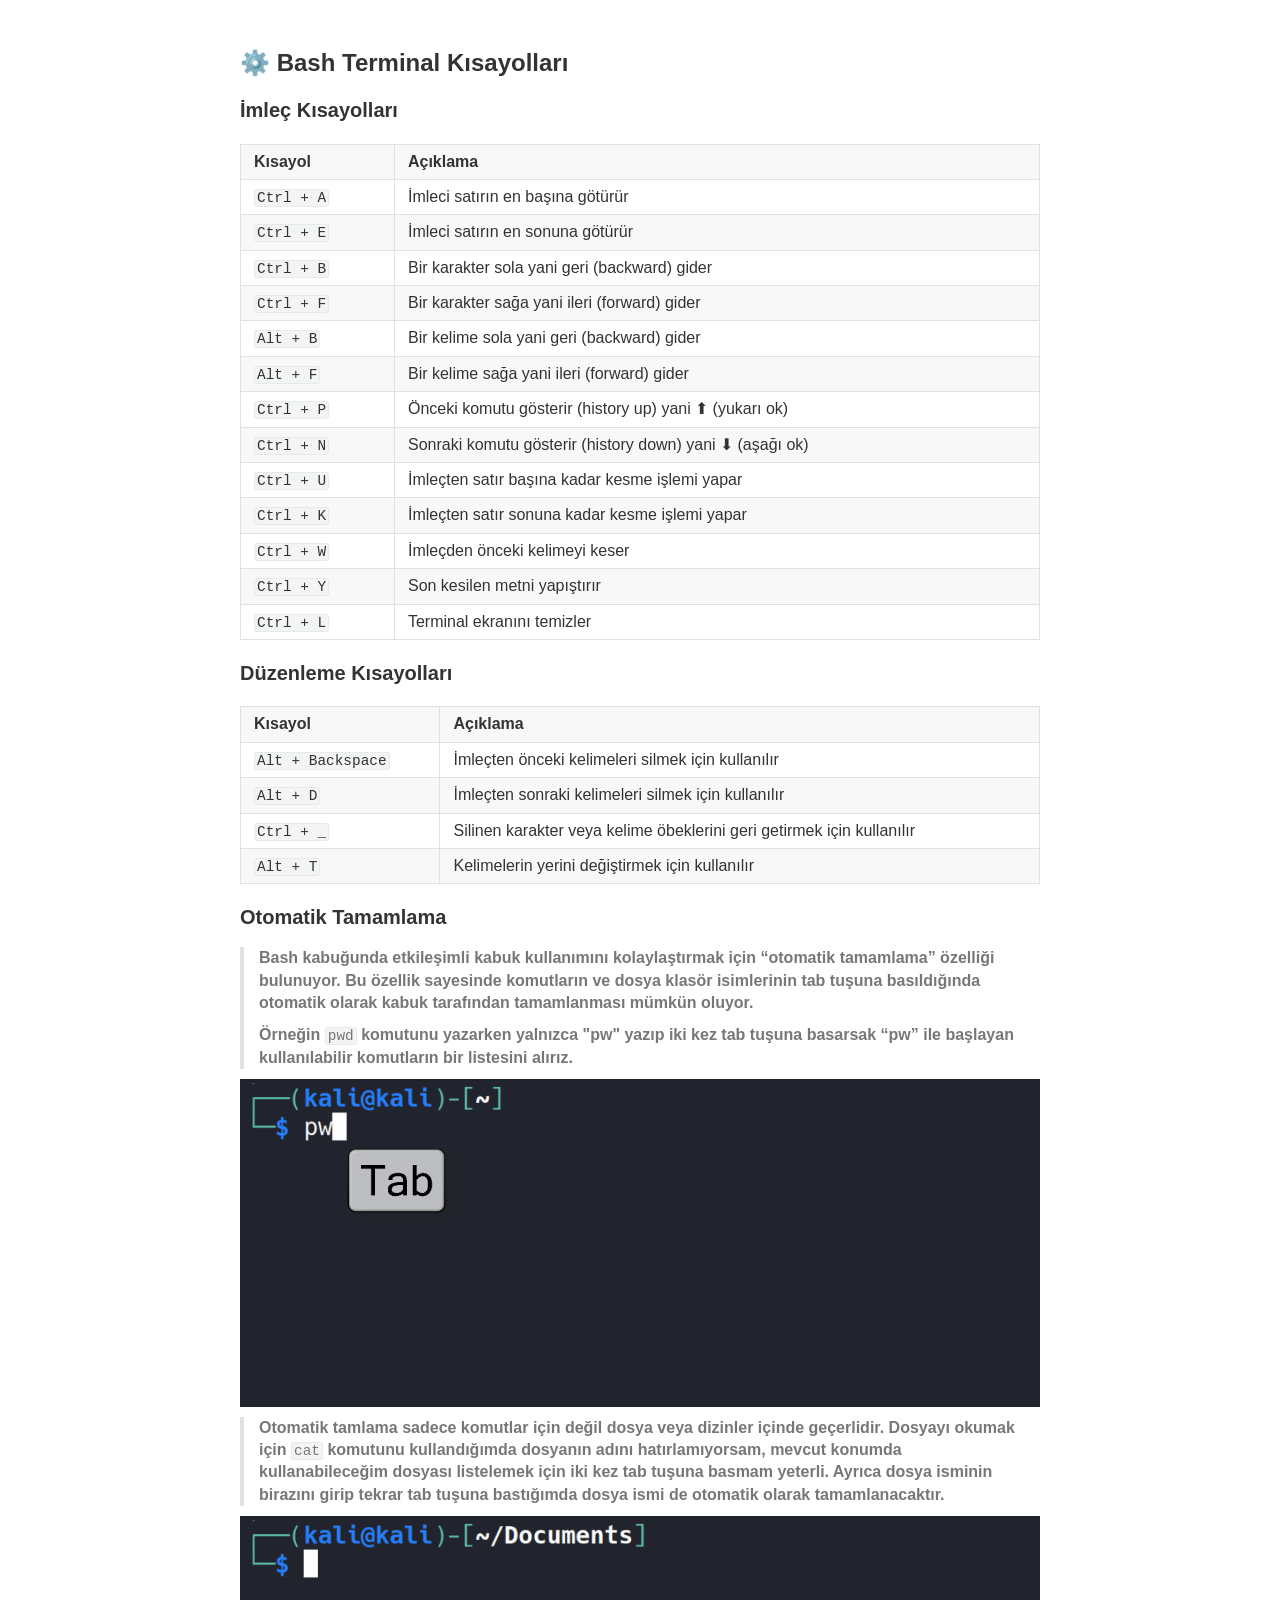
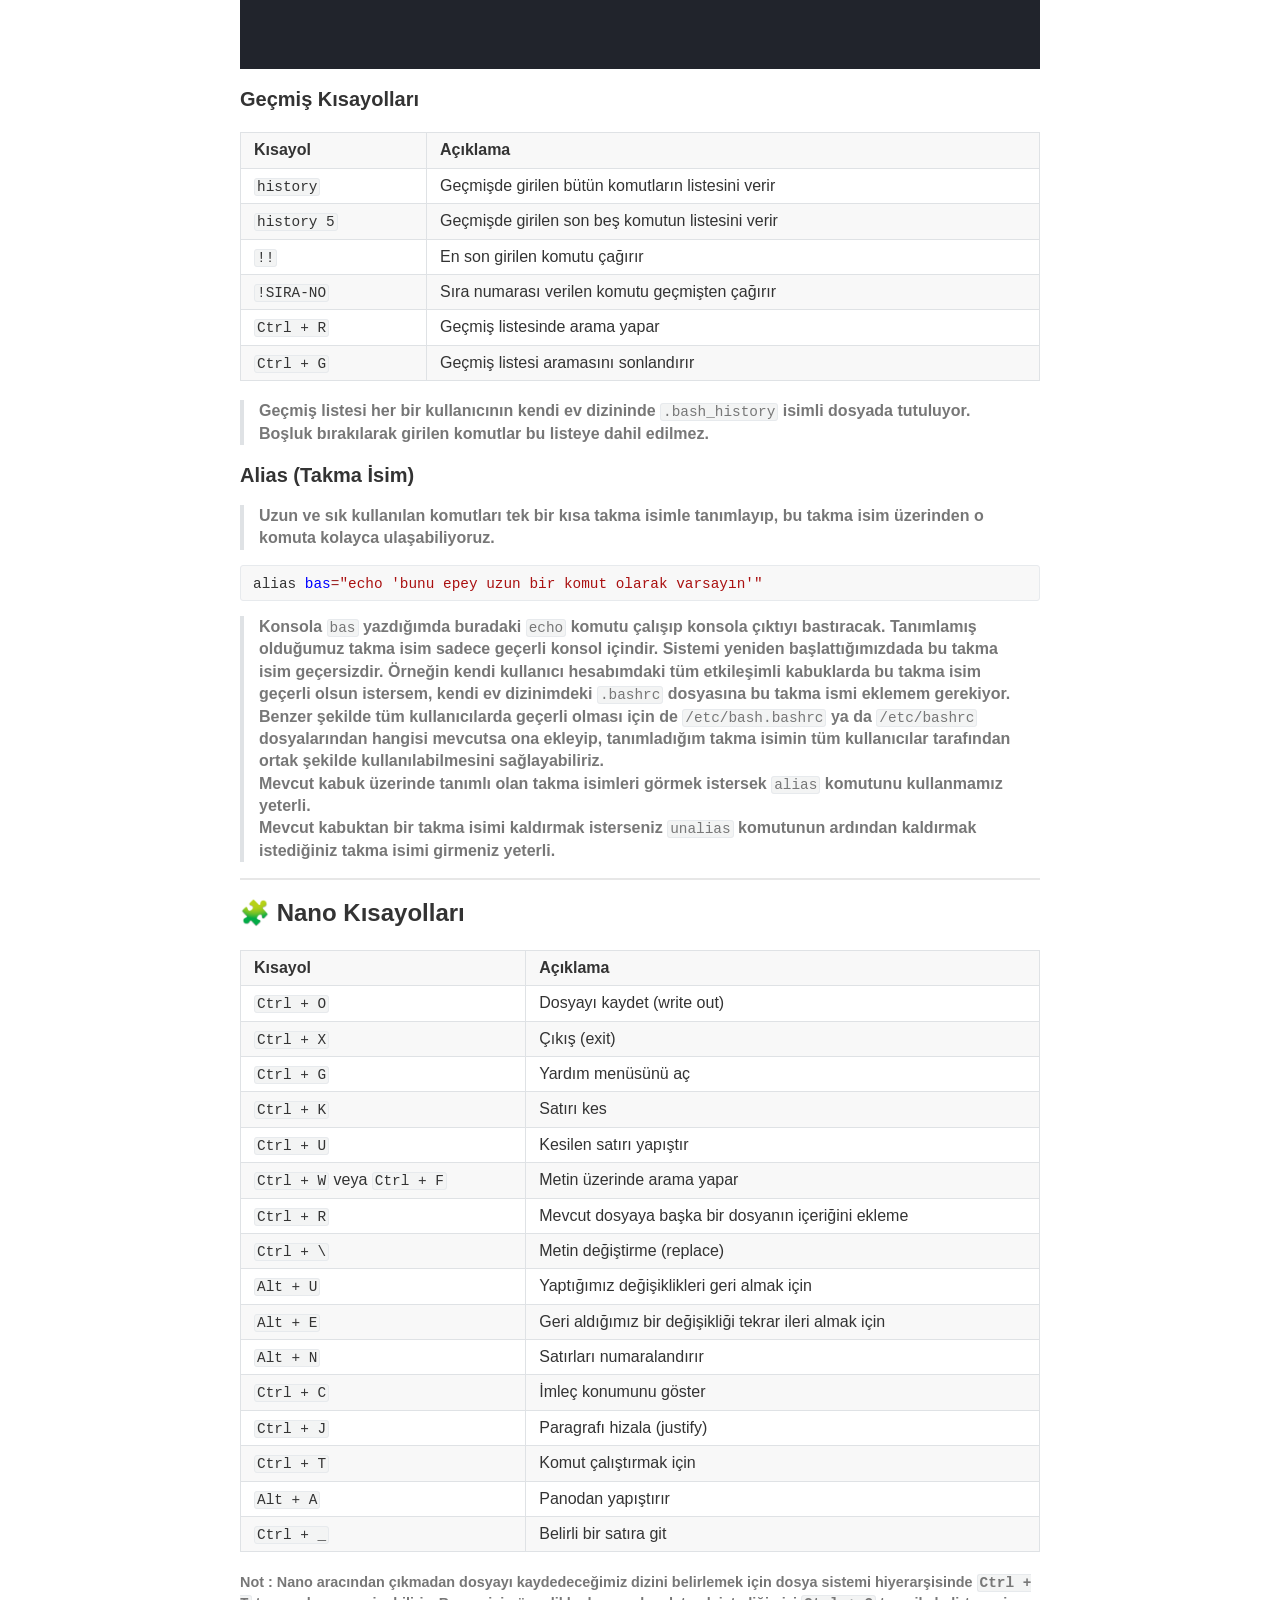
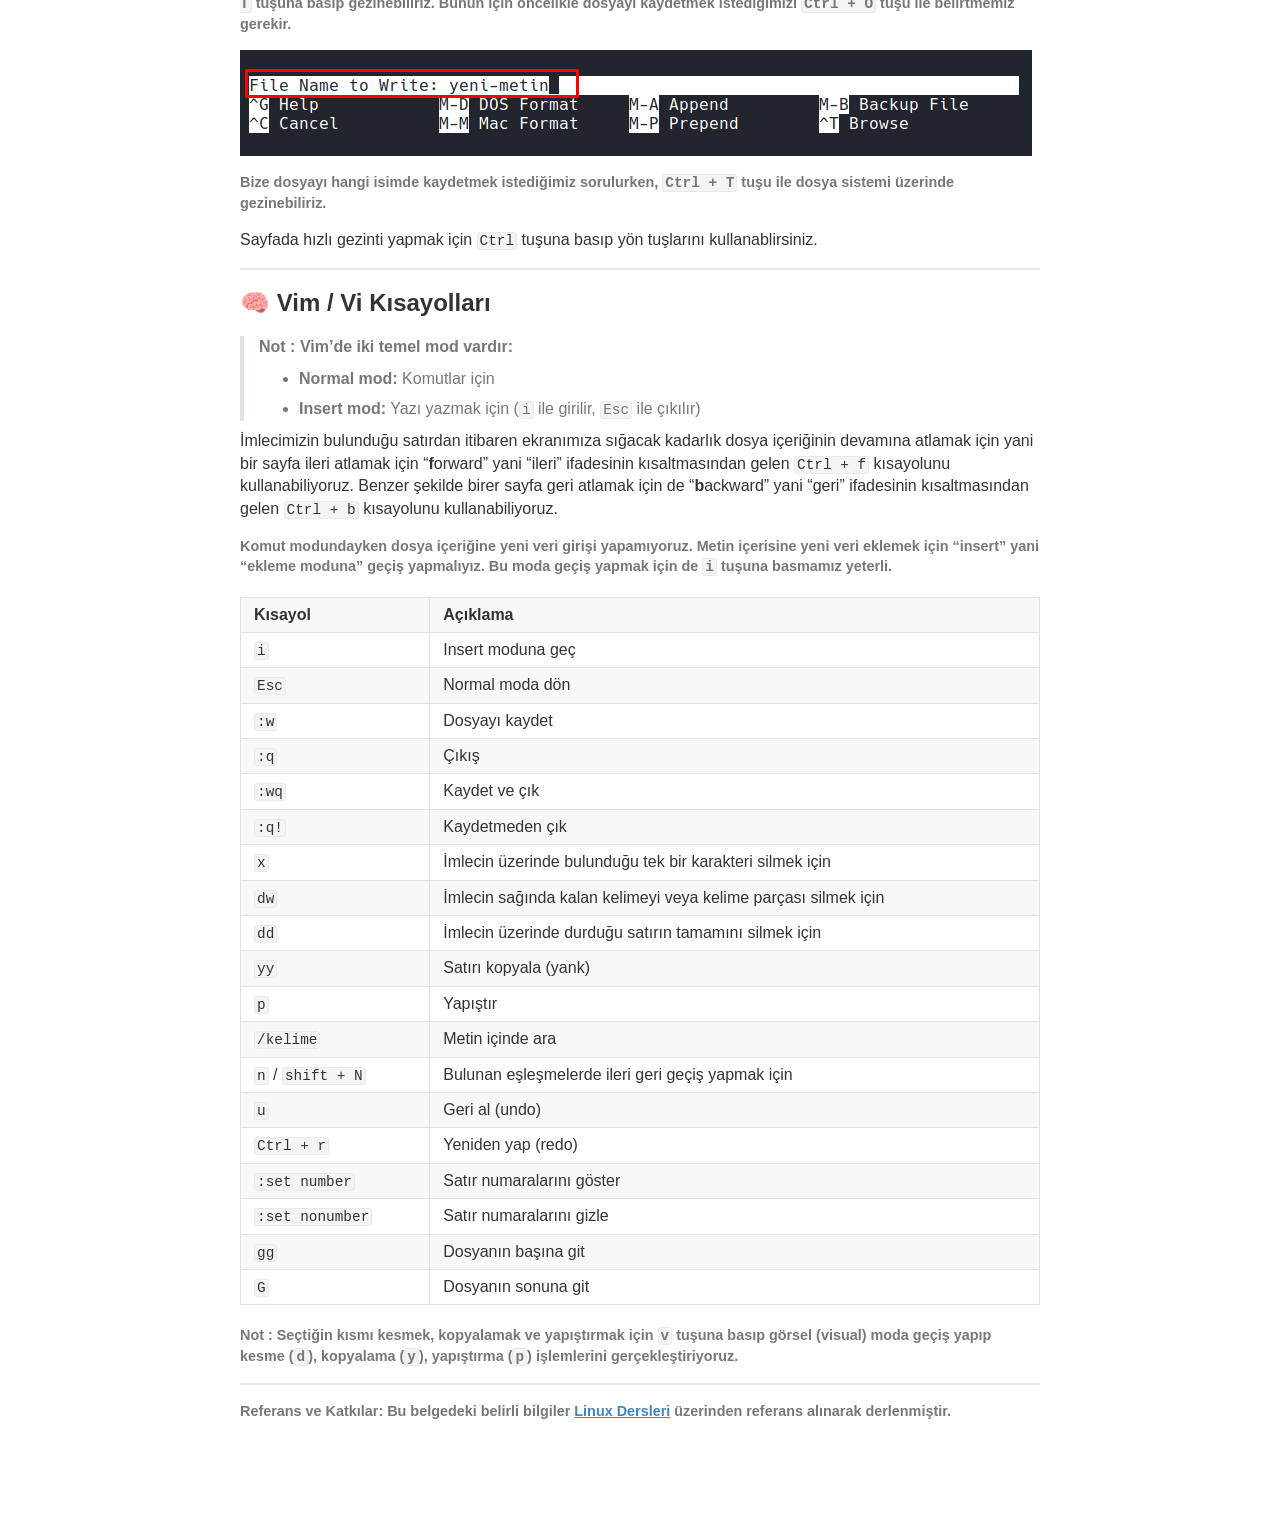
<file: html/linux-bash-nano-vim-shortcuts.html>
<!doctype html>
<html>
<head>
<meta charset='UTF-8'><meta name='viewport' content='width=device-width initial-scale=1'><style type='text/css'>html {overflow-x: initial !important;}</style>
<style type='text/css'  id="style-base">:root { --bg-color: #ffffff; --text-color: #333333; --select-text-bg-color: #B5D6FC; --select-text-font-color: auto; --monospace: "Lucida Console",Consolas,"Courier",monospace; --title-bar-height: 20px; }
.mac-os-11 { --title-bar-height: 28px; }
html { font-size: 14px; background-color: var(--bg-color); color: var(--text-color); font-family: "Helvetica Neue", Helvetica, Arial, "Segoe UI Emoji", "SF Pro", sans-serif; -webkit-font-smoothing: antialiased; }
h1, h2, h3, h4, h5 { white-space: pre-wrap; }
body { margin: 0px; padding: 0px; height: auto; inset: 0px; font-size: 1rem; line-height: 1.42857; overflow-x: hidden; background: inherit; }
iframe { margin: auto; }
a.url { word-break: break-all; }
a:active, a:hover { outline: 0px; }
.in-text-selection, ::selection { text-shadow: none; background: var(--select-text-bg-color); color: var(--select-text-font-color); }
#write { margin: 0px auto; height: auto; width: inherit; word-break: normal; overflow-wrap: break-word; position: relative; white-space: normal; overflow-x: visible; padding-top: 36px; }
#write.first-line-indent p { text-indent: 2em; }
#write.first-line-indent li p, #write.first-line-indent p *, #write.first-line-indent svg * { text-indent: 0px; }
#write.first-line-indent li { margin-left: 2em; }
.for-image #write { padding-left: 8px; padding-right: 8px; }
body.typora-export { padding-left: 30px; padding-right: 30px; }
.typora-export .footnote-line, .typora-export li, .typora-export p { white-space: pre-wrap; }
.typora-export .task-list-item input { pointer-events: none; }
@media screen and (max-width: 500px) {
  body.typora-export { padding-left: 0px; padding-right: 0px; }
  #write { padding-left: 20px; padding-right: 20px; }
}
#write li > figure:last-child { margin-bottom: 0.5rem; }
#write ol, #write ul { position: relative; }
img { max-width: 100%; vertical-align: middle; image-orientation: from-image; }
button, input, select, textarea { color: inherit; font: inherit; }
input[type="checkbox"], input[type="radio"] { line-height: normal; padding: 0px; }
*, ::after, ::before { box-sizing: border-box; }
#write h1, #write h2, #write h3, #write h4, #write h5, #write h6, #write p, #write pre { width: inherit; position: relative; }
#write svg h1, #write svg h2, #write svg h3, #write svg h4, #write svg h5, #write svg h6, #write svg p { position: static; }
.nodeLabel p { padding-right: 2px; padding-left: 2px; }
.typora-export .nodeLabel p { padding-right: 0px; padding-left: 0px; }
foreignobject { overflow: visible; }
p { line-height: inherit; }
h1, h2, h3, h4, h5, h6 { break-after: avoid-page; break-inside: avoid; orphans: 4; }
p { orphans: 4; }
li p { orphans: 1; }
h1 { font-size: 2rem; }
h2 { font-size: 1.8rem; }
h3 { font-size: 1.6rem; }
h4 { font-size: 1.4rem; }
h5 { font-size: 1.2rem; }
h6 { font-size: 1rem; }
.md-math-block, .md-rawblock, h1, h2, h3, h4, h5, h6, p { margin-top: 1rem; margin-bottom: 1rem; }
.hidden { display: none; }
.md-blockmeta { color: rgb(204, 204, 204); font-weight: 700; font-style: italic; }
a { cursor: pointer; }
sup.md-footnote { padding: 2px 4px; background-color: rgba(238, 238, 238, 0.7); color: rgb(85, 85, 85); border-radius: 4px; cursor: pointer; }
sup.md-footnote a, sup.md-footnote a:hover { color: inherit; text-transform: inherit; text-decoration: inherit; }
#write input[type="checkbox"] { cursor: pointer; width: inherit; height: inherit; }
figure { overflow-x: auto; margin: 1.2em 0px; max-width: calc(100% + 16px); padding: 0px; }
figure > table { margin: 0px; }
thead, tr { break-inside: avoid; break-after: auto; }
thead { display: table-header-group; }
table { border-collapse: collapse; border-spacing: 0px; width: 100%; overflow: auto; break-inside: auto; text-align: left; }
table.md-table td { min-width: 32px; }
.CodeMirror-gutters { border-right: 0px; background-color: inherit; }
.CodeMirror-linenumber { user-select: none; }
.CodeMirror { text-align: left; }
.CodeMirror-placeholder { opacity: 0.3; }
.CodeMirror pre { padding: 0px 4px; }
.CodeMirror-lines { padding: 0px; }
div.hr:focus { cursor: none; }
#write pre { white-space: pre-wrap; }
#write.fences-no-line-wrapping pre { white-space: pre; }
#write pre.ty-contain-cm { white-space: normal; }
.CodeMirror-gutters { margin-right: 4px; }
.md-fences { font-size: 0.9rem; display: block; break-inside: avoid; text-align: left; overflow: visible; white-space: pre; background: inherit; position: relative !important; }
.md-fences-adv-panel { width: 100%; margin-top: 10px; text-align: center; padding-top: 0px; padding-bottom: 8px; overflow-x: auto; }
#write .md-fences.mock-cm { white-space: pre-wrap; }
.md-fences.md-fences-with-lineno { padding-left: 0px; }
#write.fences-no-line-wrapping .md-fences.mock-cm { white-space: pre; overflow-x: auto; }
.md-fences.mock-cm.md-fences-with-lineno { padding-left: 8px; }
.CodeMirror-line, twitterwidget { break-inside: avoid; }
svg { break-inside: avoid; }
.footnotes { opacity: 0.8; font-size: 0.9rem; margin-top: 1em; margin-bottom: 1em; }
.footnotes + .footnotes { margin-top: 0px; }
.md-reset { margin: 0px; padding: 0px; border: 0px; outline: 0px; vertical-align: top; background: 0px 0px; text-decoration: none; text-shadow: none; float: none; position: static; width: auto; height: auto; white-space: nowrap; cursor: inherit; -webkit-tap-highlight-color: transparent; line-height: normal; font-weight: 400; text-align: left; box-sizing: content-box; direction: ltr; }
li div { padding-top: 0px; }
blockquote { margin: 1rem 0px; }
li .mathjax-block, li p { margin: 0.5rem 0px; }
li blockquote { margin: 1rem 0px; }
li { margin: 0px; position: relative; }
blockquote > :last-child { margin-bottom: 0px; }
blockquote > :first-child, li > :first-child { margin-top: 0px; }
.footnotes-area { color: rgb(136, 136, 136); margin-top: 0.714rem; padding-bottom: 0.143rem; white-space: normal; }
#write .footnote-line { white-space: pre-wrap; }
@media print {
  body, html { border: 1px solid transparent; height: 99%; break-after: avoid; break-before: avoid; font-variant-ligatures: no-common-ligatures; }
  #write { margin-top: 0px; border-color: transparent !important; padding-top: 0px !important; padding-bottom: 0px !important; }
  .typora-export * { -webkit-print-color-adjust: exact; }
  .typora-export #write { break-after: avoid; }
  .typora-export #write::after { height: 0px; }
  .is-mac table { break-inside: avoid; }
  #write > p:nth-child(1) { margin-top: 0px; }
  .typora-export-show-outline .typora-export-sidebar { display: none; }
  figure { overflow-x: visible; }
}
.footnote-line { margin-top: 0.714em; font-size: 0.7em; }
a img, img a { cursor: pointer; }
pre.md-meta-block { font-size: 0.8rem; min-height: 0.8rem; white-space: pre-wrap; background: rgb(204, 204, 204); display: block; overflow-x: hidden; }
p > .md-image:only-child:not(.md-img-error) img, p > img:only-child { display: block; margin: auto; }
#write.first-line-indent p > .md-image:only-child:not(.md-img-error) img { left: -2em; position: relative; }
p > .md-image:only-child { display: inline-block; width: 100%; }
#write .MathJax_Display { margin: 0.8em 0px 0px; }
.md-math-block { width: 100%; }
.md-math-block:not(:empty)::after { display: none; }
.MathJax_ref { fill: currentcolor; }
[contenteditable="true"]:active, [contenteditable="true"]:focus, [contenteditable="false"]:active, [contenteditable="false"]:focus { outline: 0px; box-shadow: none; }
.md-task-list-item { position: relative; list-style-type: none; }
.task-list-item.md-task-list-item { padding-left: 0px; }
.md-task-list-item > input { position: absolute; top: 0px; left: 0px; margin-left: -1.2em; margin-top: calc(1em - 10px); border: none; }
.math { font-size: 1rem; }
.md-toc { min-height: 3.58rem; position: relative; font-size: 0.9rem; border-radius: 10px; }
.md-toc-content { position: relative; margin-left: 0px; }
.md-toc-content::after, .md-toc::after { display: none; }
.md-toc-item { display: block; color: rgb(65, 131, 196); }
.md-toc-item a { text-decoration: none; }
.md-toc-inner:hover { text-decoration: underline; }
.md-toc-inner { display: inline-block; cursor: pointer; }
.md-toc-h1 .md-toc-inner { margin-left: 0px; font-weight: 700; }
.md-toc-h2 .md-toc-inner { margin-left: 2em; }
.md-toc-h3 .md-toc-inner { margin-left: 4em; }
.md-toc-h4 .md-toc-inner { margin-left: 6em; }
.md-toc-h5 .md-toc-inner { margin-left: 8em; }
.md-toc-h6 .md-toc-inner { margin-left: 10em; }
@media screen and (max-width: 48em) {
  .md-toc-h3 .md-toc-inner { margin-left: 3.5em; }
  .md-toc-h4 .md-toc-inner { margin-left: 5em; }
  .md-toc-h5 .md-toc-inner { margin-left: 6.5em; }
  .md-toc-h6 .md-toc-inner { margin-left: 8em; }
}
a.md-toc-inner { font-size: inherit; font-style: inherit; font-weight: inherit; line-height: inherit; }
.footnote-line a:not(.reversefootnote) { color: inherit; }
.reversefootnote { font-family: ui-monospace, sans-serif; }
.md-attr { display: none; }
.md-fn-count::after { content: "."; }
code, pre, samp, tt { font-family: var(--monospace); }
kbd { margin: 0px 0.1em; padding: 0.1em 0.6em; font-size: 0.8em; color: rgb(36, 39, 41); background: rgb(255, 255, 255); border: 1px solid rgb(173, 179, 185); border-radius: 3px; box-shadow: rgba(12, 13, 14, 0.2) 0px 1px 0px, rgb(255, 255, 255) 0px 0px 0px 2px inset; white-space: nowrap; vertical-align: middle; }
.md-comment { color: rgb(162, 127, 3); opacity: 0.6; font-family: var(--monospace); }
code { text-align: left; vertical-align: initial; }
a.md-print-anchor { white-space: pre !important; border-width: initial !important; border-style: none !important; border-color: initial !important; display: inline-block !important; position: absolute !important; width: 1px !important; right: 0px !important; outline: 0px !important; background: 0px 0px !important; text-decoration: initial !important; text-shadow: initial !important; }
.os-windows.monocolor-emoji .md-emoji { font-family: "Segoe UI Symbol", sans-serif; }
.md-diagram-panel > svg { max-width: 100%; }
[lang="flow"] svg, [lang="mermaid"] svg { max-width: 100%; height: auto; }
[lang="mermaid"] .node text { font-size: 1rem; }
table tr th { border-bottom: 0px; }
video { max-width: 100%; display: block; margin: 0px auto; }
iframe { max-width: 100%; width: 100%; border: none; }
.highlight td, .highlight tr { border: 0px; }
mark { background: rgb(255, 255, 0); color: rgb(0, 0, 0); }
.md-html-inline .md-plain, .md-html-inline strong, mark .md-inline-math, mark strong { color: inherit; }
.md-expand mark .md-meta { opacity: 0.3 !important; }
mark .md-meta { color: rgb(0, 0, 0); }
@media print {
  .typora-export h1, .typora-export h2, .typora-export h3, .typora-export h4, .typora-export h5, .typora-export h6 { break-inside: avoid; }
}
.md-diagram-panel .messageText { stroke: none !important; }
.md-diagram-panel .start-state { fill: var(--node-fill); }
.md-diagram-panel .edgeLabel rect { opacity: 1 !important; }
.md-fences.md-fences-math { font-size: 1em; }
.md-fences-advanced:not(.md-focus) { padding: 0px; white-space: nowrap; border: 0px; }
.md-fences-advanced:not(.md-focus) { background: inherit; }
.mermaid-svg { margin: auto; }
.typora-export-show-outline .typora-export-content { max-width: 1440px; margin: auto; display: flex; flex-direction: row; }
.typora-export-sidebar { width: 300px; font-size: 0.8rem; margin-top: 80px; margin-right: 18px; }
.typora-export-show-outline #write { --webkit-flex: 2; flex: 2 1 0%; }
.typora-export-sidebar .outline-content { position: fixed; top: 0px; max-height: 100%; overflow: hidden auto; padding-bottom: 30px; padding-top: 60px; width: 300px; }
@media screen and (max-width: 1024px) {
  .typora-export-sidebar, .typora-export-sidebar .outline-content { width: 240px; }
}
@media screen and (max-width: 800px) {
  .typora-export-sidebar { display: none; }
}
.outline-content li, .outline-content ul { margin-left: 0px; margin-right: 0px; padding-left: 0px; padding-right: 0px; list-style: none; overflow-wrap: anywhere; }
.outline-content ul { margin-top: 0px; margin-bottom: 0px; }
.outline-content strong { font-weight: 400; }
.outline-expander { width: 1rem; height: 1.42857rem; position: relative; display: table-cell; vertical-align: middle; cursor: pointer; padding-left: 4px; }
.outline-expander::before { content: ""; position: relative; font-family: Ionicons; display: inline-block; font-size: 8px; vertical-align: middle; }
.outline-item { padding-top: 3px; padding-bottom: 3px; cursor: pointer; }
.outline-expander:hover::before { content: ""; }
.outline-h1 > .outline-item { padding-left: 0px; }
.outline-h2 > .outline-item { padding-left: 1em; }
.outline-h3 > .outline-item { padding-left: 2em; }
.outline-h4 > .outline-item { padding-left: 3em; }
.outline-h5 > .outline-item { padding-left: 4em; }
.outline-h6 > .outline-item { padding-left: 5em; }
.outline-label { cursor: pointer; display: table-cell; vertical-align: middle; text-decoration: none; color: inherit; }
.outline-label:hover { text-decoration: underline; }
.outline-item:hover { border-color: rgb(245, 245, 245); background-color: var(--item-hover-bg-color); }
.outline-item:hover { margin-left: -28px; margin-right: -28px; border-left: 28px solid transparent; border-right: 28px solid transparent; }
.outline-item-single .outline-expander::before, .outline-item-single .outline-expander:hover::before { display: none; }
.outline-item-open > .outline-item > .outline-expander::before { content: ""; }
.outline-children { display: none; }
.info-panel-tab-wrapper { display: none; }
.outline-item-open > .outline-children { display: block; }
.typora-export .outline-item { padding-top: 1px; padding-bottom: 1px; }
.typora-export .outline-item:hover { margin-right: -8px; border-right: 8px solid transparent; }
.typora-export .outline-expander::before { content: "+"; font-family: inherit; top: -1px; }
.typora-export .outline-expander:hover::before, .typora-export .outline-item-open > .outline-item > .outline-expander::before { content: "−"; }
.typora-export-collapse-outline .outline-children { display: none; }
.typora-export-collapse-outline .outline-item-open > .outline-children, .typora-export-no-collapse-outline .outline-children { display: block; }
.typora-export-no-collapse-outline .outline-expander::before { content: "" !important; }
.typora-export-show-outline .outline-item-active > .outline-item .outline-label { font-weight: 700; }
.md-inline-math-container mjx-container { zoom: 0.95; }
mjx-container { break-inside: avoid; }
.md-alert.md-alert-note { border-left-color: rgb(9, 105, 218); }
.md-alert.md-alert-important { border-left-color: rgb(130, 80, 223); }
.md-alert.md-alert-warning { border-left-color: rgb(154, 103, 0); }
.md-alert.md-alert-tip { border-left-color: rgb(31, 136, 61); }
.md-alert.md-alert-caution { border-left-color: rgb(207, 34, 46); }
.md-alert { padding: 0px 1em; margin-bottom: 16px; color: inherit; border-left: 0.25em solid rgb(0, 0, 0); }
.md-alert-text-note { color: rgb(9, 105, 218); }
.md-alert-text-important { color: rgb(130, 80, 223); }
.md-alert-text-warning { color: rgb(154, 103, 0); }
.md-alert-text-tip { color: rgb(31, 136, 61); }
.md-alert-text-caution { color: rgb(207, 34, 46); }
.md-alert-text { font-size: 0.9rem; font-weight: 700; }
.md-alert-text svg { fill: currentcolor; position: relative; top: 0.125em; margin-right: 1ch; overflow: visible; }
.md-alert-text-container::after { content: attr(data-text); text-transform: capitalize; pointer-events: none; margin-right: 1ch; }

</style>
<style type='text/css'  id="style-codemirror">.CodeMirror { height: auto; }
.CodeMirror.cm-s-inner { background: inherit; }
.CodeMirror-scroll { overflow: auto hidden; z-index: 3; }
.CodeMirror-gutter-filler, .CodeMirror-scrollbar-filler { background-color: rgb(255, 255, 255); }
.CodeMirror-gutters { border-right: 1px solid rgb(221, 221, 221); background: inherit; white-space: nowrap; }
.CodeMirror-linenumber { padding: 0px 3px 0px 5px; text-align: right; color: rgb(153, 153, 153); }
.cm-s-inner .cm-keyword { color: rgb(119, 0, 136); }
.cm-s-inner .cm-atom, .cm-s-inner.cm-atom { color: rgb(34, 17, 153); }
.cm-s-inner .cm-number { color: rgb(17, 102, 68); }
.cm-s-inner .cm-def { color: rgb(0, 0, 255); }
.cm-s-inner .cm-variable { color: rgb(0, 0, 0); }
.cm-s-inner .cm-variable-2 { color: rgb(0, 85, 170); }
.cm-s-inner .cm-variable-3 { color: rgb(0, 136, 85); }
.cm-s-inner .cm-string { color: rgb(170, 17, 17); }
.cm-s-inner .cm-property { color: rgb(0, 0, 0); }
.cm-s-inner .cm-operator { color: rgb(152, 26, 26); }
.cm-s-inner .cm-comment, .cm-s-inner.cm-comment { color: rgb(170, 85, 0); }
.cm-s-inner .cm-string-2 { color: rgb(255, 85, 0); }
.cm-s-inner .cm-meta { color: rgb(85, 85, 85); }
.cm-s-inner .cm-qualifier { color: rgb(85, 85, 85); }
.cm-s-inner .cm-builtin { color: rgb(51, 0, 170); }
.cm-s-inner .cm-bracket { color: rgb(153, 153, 119); }
.cm-s-inner .cm-tag { color: rgb(17, 119, 0); }
.cm-s-inner .cm-attribute { color: rgb(0, 0, 204); }
.cm-s-inner .cm-header, .cm-s-inner.cm-header { color: rgb(0, 0, 255); }
.cm-s-inner .cm-quote, .cm-s-inner.cm-quote { color: rgb(0, 153, 0); }
.cm-s-inner .cm-hr, .cm-s-inner.cm-hr { color: rgb(153, 153, 153); }
.cm-s-inner .cm-link, .cm-s-inner.cm-link { color: rgb(0, 0, 204); }
.cm-negative { color: rgb(221, 68, 68); }
.cm-positive { color: rgb(34, 153, 34); }
.cm-header, .cm-strong { font-weight: 700; }
.cm-del { text-decoration: line-through; }
.cm-em { font-style: italic; }
.cm-link { text-decoration: underline; }
.cm-error { color: red; }
.cm-invalidchar { color: red; }
.cm-constant { color: rgb(38, 139, 210); }
.cm-defined { color: rgb(181, 137, 0); }
div.CodeMirror span.CodeMirror-matchingbracket { color: rgb(0, 255, 0); }
div.CodeMirror span.CodeMirror-nonmatchingbracket { color: rgb(255, 34, 34); }
.cm-s-inner .CodeMirror-activeline-background { background: inherit; }
.CodeMirror { position: relative; overflow: hidden; }
.CodeMirror-scroll { height: 100%; outline: 0px; position: relative; box-sizing: content-box; background: inherit; }
.CodeMirror-sizer { position: relative; }
.CodeMirror-gutter-filler, .CodeMirror-hscrollbar, .CodeMirror-scrollbar-filler, .CodeMirror-vscrollbar { position: absolute; z-index: 6; display: none; outline: 0px; }
.CodeMirror-vscrollbar { right: 0px; top: 0px; overflow: hidden; }
.CodeMirror-hscrollbar { bottom: 0px; left: 0px; overflow: auto hidden; }
.CodeMirror-scrollbar-filler { right: 0px; bottom: 0px; }
.CodeMirror-gutter-filler { left: 0px; bottom: 0px; }
.CodeMirror-gutters { position: absolute; left: 0px; top: 0px; padding-bottom: 10px; z-index: 3; overflow-y: hidden; }
.CodeMirror-gutter { white-space: normal; height: 100%; box-sizing: content-box; padding-bottom: 30px; margin-bottom: -32px; display: inline-block; }
.CodeMirror-gutter-wrapper { position: absolute; z-index: 4; background: 0px 0px !important; border: none !important; }
.CodeMirror-gutter-background { position: absolute; top: 0px; bottom: 0px; z-index: 4; }
.CodeMirror-gutter-elt { position: absolute; cursor: default; z-index: 4; }
.CodeMirror-lines { cursor: text; }
.CodeMirror pre { border-radius: 0px; border-width: 0px; background: 0px 0px; font-family: inherit; font-size: inherit; margin: 0px; white-space: pre; overflow-wrap: normal; color: inherit; z-index: 2; position: relative; overflow: visible; }
.CodeMirror-wrap pre { overflow-wrap: break-word; white-space: pre-wrap; word-break: normal; }
.CodeMirror-code pre { border-right: 30px solid transparent; width: fit-content; }
.CodeMirror-wrap .CodeMirror-code pre { border-right: none; width: auto; }
.CodeMirror-linebackground { position: absolute; inset: 0px; z-index: 0; }
.CodeMirror-linewidget { position: relative; z-index: 2; overflow: auto; }
.CodeMirror-wrap .CodeMirror-scroll { overflow-x: hidden; }
.CodeMirror-measure { position: absolute; width: 100%; height: 0px; overflow: hidden; visibility: hidden; }
.CodeMirror-measure pre { position: static; }
.CodeMirror div.CodeMirror-cursor { position: absolute; visibility: hidden; border-right: none; width: 0px; }
.CodeMirror div.CodeMirror-cursor { visibility: hidden; }
.CodeMirror-focused div.CodeMirror-cursor { visibility: inherit; }
.cm-searching { background: rgba(255, 255, 0, 0.4); }
span.cm-underlined { text-decoration: underline; }
span.cm-strikethrough { text-decoration: line-through; }
.cm-tw-syntaxerror { color: rgb(255, 255, 255); background-color: rgb(153, 0, 0); }
.cm-tw-deleted { text-decoration: line-through; }
.cm-tw-header5 { font-weight: 700; }
.cm-tw-listitem:first-child { padding-left: 10px; }
.cm-tw-box { border-style: solid; border-right-width: 1px; border-bottom-width: 1px; border-left-width: 1px; border-color: inherit; border-top-width: 0px !important; }
.cm-tw-underline { text-decoration: underline; }
@media print {
  .CodeMirror div.CodeMirror-cursor { visibility: hidden; }
}

</style>
<link rel='stylesheet' href='https://fonts.googleapis.com/css?family=Open+Sans:400italic,700italic,700,400&amp;subset=latin,latin-ext' type='text/css' />
<style type='text/css'  id="style-theme_css">:root {
    --side-bar-bg-color: #fafafa;
    --control-text-color: #777;
}

@include-when-export url(https://fonts.googleapis.com/css?family=Open+Sans:400italic,700italic,700,400&subset=latin,latin-ext);

/* open-sans-regular - latin-ext_latin */
  /* open-sans-italic - latin-ext_latin */
    /* open-sans-700 - latin-ext_latin */
    /* open-sans-700italic - latin-ext_latin */
  html {
    font-size: 16px;
    -webkit-font-smoothing: antialiased;
}

body {
    font-family: "Open Sans","Clear Sans", "Helvetica Neue", Helvetica, Arial, 'Segoe UI Emoji', 'SF Pro', sans-serif;
    color: rgb(51, 51, 51);
    line-height: 1.4;
}

#write {
    max-width: 860px;
  	margin: 0 auto;
  	padding: 30px;
    padding-bottom: 100px;
}

@media only screen and (min-width: 1400px) {
	#write {
		max-width: 1024px;
	}
}

@media only screen and (min-width: 1800px) {
	#write {
		max-width: 1200px;
	}
}

#write > ul:first-child,
#write > ol:first-child{
    margin-top: 30px;
}

a {
    color: #4183C4;
}
h1,
h2,
h3,
h4,
h5,
h6 {
    position: relative;
    margin-top: 1rem;
    margin-bottom: 1rem;
    font-weight: bold;
    line-height: 1.4;
    cursor: text;
}
h1:hover a.anchor,
h2:hover a.anchor,
h3:hover a.anchor,
h4:hover a.anchor,
h5:hover a.anchor,
h6:hover a.anchor {
    text-decoration: none;
}
h1 tt,
h1 code {
    font-size: inherit;
}
h2 tt,
h2 code {
    font-size: inherit;
}
h3 tt,
h3 code {
    font-size: inherit;
}
h4 tt,
h4 code {
    font-size: inherit;
}
h5 tt,
h5 code {
    font-size: inherit;
}
h6 tt,
h6 code {
    font-size: inherit;
}
h1 {
    font-size: 2.25em;
    line-height: 1.2;
    border-bottom: 1px solid #eee;
}
h2 {
    font-size: 1.75em;
    line-height: 1.225;
    border-bottom: 1px solid #eee;
}

/*@media print {
    .typora-export h1,
    .typora-export h2 {
        border-bottom: none;
        padding-bottom: initial;
    }

    .typora-export h1::after,
    .typora-export h2::after {
        content: "";
        display: block;
        height: 100px;
        margin-top: -96px;
        border-top: 1px solid #eee;
    }
}*/

h3 {
    font-size: 1.5em;
    line-height: 1.43;
}
h4 {
    font-size: 1.25em;
}
h5 {
    font-size: 1em;
}
h6 {
   font-size: 0.90em;
    color: #777;
}
p,
blockquote,
ul,
ol,
dl,
table{
    margin: 0em 0;
}
li>ol,
li>ul {
    margin: 0 0;
}
hr {
    height: 2px;
    padding: 0;
    margin: 16px 0;
    background-color: #e7e7e7;
    border: 0 none;
    overflow: hidden;
    box-sizing: content-box;
}

li p.first {
    display: inline-block;
}
ul,
ol {
    padding-left: 30px;
}
ul:first-child,
ol:first-child {
    margin-top: 0;
}
ul:last-child,
ol:last-child {
    margin-bottom: 0;
}
blockquote {
    border-left: 4px solid #dfe2e5;
    padding: 0 15px;
    color: #777777;
}
blockquote blockquote {
    padding-right: 0;
}
table {
    padding: 0;
    word-break: initial;
}
table tr {
    border: 1px solid #dfe2e5;
    margin: 0;
    padding: 0;
}
table tr:nth-child(2n),
thead {
    background-color: #f8f8f8;
}
table th {
    font-weight: bold;
    border: 1px solid #dfe2e5;
    border-bottom: 0;
    margin: 0;
    padding: 6px 13px;
}
table td {
    border: 1px solid #dfe2e5;
    margin: 0;
    padding: 6px 13px;
}
table th:first-child,
table td:first-child {
    margin-top: 0;
}
table th:last-child,
table td:last-child {
    margin-bottom: 0;
}

.CodeMirror-lines {
    padding-left: 4px;
}

.code-tooltip {
    box-shadow: 0 1px 1px 0 rgba(0,28,36,.3);
    border-top: 1px solid #eef2f2;
}

.md-fences,
code,
tt {
    border: 1px solid #e7eaed;
    background-color: #f8f8f8;
    border-radius: 3px;
    padding: 0;
    padding: 2px 4px 0px 4px;
    font-size: 0.9em;
}

code {
    background-color: #f3f4f4;
    padding: 0 2px 0 2px;
}

.md-fences {
    margin-bottom: 15px;
    margin-top: 15px;
    padding-top: 8px;
    padding-bottom: 6px;
}


.md-task-list-item > input {
  margin-left: -1.3em;
}

@media print {
    html {
        font-size: 13px;
    }
    pre {
        page-break-inside: avoid;
        word-wrap: break-word;
    }
}

.md-fences {
	background-color: #f8f8f8;
}
#write pre.md-meta-block {
	padding: 1rem;
    font-size: 85%;
    line-height: 1.45;
    background-color: #f7f7f7;
    border: 0;
    border-radius: 3px;
    color: #777777;
    margin-top: 0 !important;
}

.mathjax-block>.code-tooltip {
	bottom: .375rem;
}

.md-mathjax-midline {
    background: #fafafa;
}

#write>h3.md-focus:before{
	left: -1.5625rem;
	top: .375rem;
}
#write>h4.md-focus:before{
	left: -1.5625rem;
	top: .285714286rem;
}
#write>h5.md-focus:before{
	left: -1.5625rem;
	top: .285714286rem;
}
#write>h6.md-focus:before{
	left: -1.5625rem;
	top: .285714286rem;
}
.md-image>.md-meta {
    /*border: 1px solid #ddd;*/
    border-radius: 3px;
    padding: 2px 0px 0px 4px;
    font-size: 0.9em;
    color: inherit;
}

.md-tag {
    color: #a7a7a7;
    opacity: 1;
}

.md-toc { 
    margin-top:20px;
    padding-bottom:20px;
}

.sidebar-tabs {
    border-bottom: none;
}

#typora-quick-open {
    border: 1px solid #ddd;
    background-color: #f8f8f8;
}

#typora-quick-open-item {
    background-color: #FAFAFA;
    border-color: #FEFEFE #e5e5e5 #e5e5e5 #eee;
    border-style: solid;
    border-width: 1px;
}

/** focus mode */
.on-focus-mode blockquote {
    border-left-color: rgba(85, 85, 85, 0.12);
}

header, .context-menu, .megamenu-content, footer{
    font-family: "Segoe UI", "Arial", sans-serif;
}

.file-node-content:hover .file-node-icon,
.file-node-content:hover .file-node-open-state{
    visibility: visible;
}

.mac-seamless-mode #typora-sidebar {
    background-color: #fafafa;
    background-color: var(--side-bar-bg-color);
}

.mac-os #write{
    caret-color: AccentColor;
}

.md-lang {
    color: #b4654d;
}

/*.html-for-mac {
    --item-hover-bg-color: #E6F0FE;
}*/

#md-notification .btn {
    border: 0;
}

.dropdown-menu .divider {
    border-color: #e5e5e5;
    opacity: 0.4;
}

.ty-preferences .window-content {
    background-color: #fafafa;
}

.ty-preferences .nav-group-item.active {
    color: white;
    background: #999;
}

.menu-item-container a.menu-style-btn {
    background-color: #f5f8fa;
    background-image: linear-gradient( 180deg , hsla(0, 0%, 100%, 0.8), hsla(0, 0%, 100%, 0)); 
}

	

/* Resimleri satıra sıfır hizalamak için */
img {
    margin: 0 !important;
    padding: 0 !important;
    display: block;
}

/* Cursor (caret) kalınlık ve renk

3px → imleç kalınlığı
#ff3b3b → kırmızı (istediğin renkle değiştirebilirsin)

Beyaz: #ffffff
Sarı: #ffd700
Mavi: #00bfff
Yeşil: #00ff7f*/
.CodeMirror-cursor {
    border-left: 7px solid #ff3b3b !important;
}

/* Normal metin imleci (genel) */
.markdown-body,
#write {
    caret-color: #ff3b3b !important;
}

	p {
    margin-top: 0.6em;
    margin-bottom: 0.6em;
}

body {
    font-family: "Noto Sans Carian", "Noto Sans", sans-serif;
    font-weight: 400;
   /* color: #716e6e;*/
}

</style>
<style type='text/css'  id="style-lp">ol, ul {padding-left: 40px}</style>

<title>linux-bash-nano-vim-shortcuts</title>
</head>
<body class='typora-export'><div class='typora-export-content'>
<div id='write'  class=''><h3 id='⚙️-bash-terminal-kısayolları'><span>⚙️ Bash Terminal Kısayolları</span></h3><h4 id='i̇mleç-kısayolları'><span>İmleç Kısayolları</span></h4><figure class='table-figure'><table><thead><tr><th><span>Kısayol</span></th><th><span>Açıklama</span></th></tr></thead><tbody><tr><td><code>Ctrl + A</code></td><td><span>İmleci satırın en başına götürür</span></td></tr><tr><td><code>Ctrl + E</code></td><td><span>İmleci satırın en sonuna götürür</span></td></tr><tr><td><code>Ctrl + B</code></td><td><span>Bir karakter sola yani geri (backward) gider</span></td></tr><tr><td><code>Ctrl + F</code></td><td><span>Bir karakter sağa yani ileri (forward) gider</span></td></tr><tr><td><code>Alt + B</code></td><td><span>Bir kelime sola yani geri (backward) gider</span></td></tr><tr><td><code>Alt + F</code></td><td><span>Bir kelime sağa yani ileri (forward) gider</span></td></tr><tr><td><code>Ctrl + P</code></td><td><span>Önceki komutu gösterir (history up) yani ⬆ (yukarı ok)</span></td></tr><tr><td><code>Ctrl + N</code></td><td><span>Sonraki komutu gösterir (history down) yani ⬇ (aşağı ok)</span></td></tr><tr><td><code>Ctrl + U</code></td><td><span>İmleçten satır başına kadar kesme işlemi yapar</span></td></tr><tr><td><code>Ctrl + K</code></td><td><span>İmleçten satır sonuna kadar kesme işlemi yapar</span></td></tr><tr><td><code>Ctrl + W</code></td><td><span>İmleçden önceki kelimeyi keser</span></td></tr><tr><td><code>Ctrl + Y</code></td><td><span>Son kesilen metni yapıştırır</span></td></tr><tr><td><code>Ctrl + L</code></td><td><span>Terminal ekranını temizler</span></td></tr></tbody></table></figure><h4 id='düzenleme-kısayolları'><span>Düzenleme Kısayolları</span></h4><figure class='table-figure'><table><thead><tr><th><span>Kısayol</span></th><th><span>Açıklama</span></th></tr></thead><tbody><tr><td><code>Alt + Backspace</code></td><td><span>İmleçten önceki kelimeleri silmek için kullanılır</span></td></tr><tr><td><code>Alt + D</code></td><td><span>İmleçten sonraki kelimeleri silmek için kullanılır</span></td></tr><tr><td><code>Ctrl + _</code></td><td><span>Silinen karakter veya kelime öbeklerini geri getirmek için kullanılır</span></td></tr><tr><td><code>Alt + T</code></td><td><span>Kelimelerin yerini değiştirmek için kullanılır</span></td></tr></tbody></table></figure><h4 id='otomatik-tamamlama'><span>Otomatik Tamamlama</span></h4><blockquote><p><strong><span>Bash kabuğunda etkileşimli kabuk kullanımını kolaylaştırmak için “otomatik tamamlama” özelliği bulunuyor. Bu özellik sayesinde komutların ve dosya klasör isimlerinin tab tuşuna basıldığında otomatik olarak kabuk tarafından tamamlanması mümkün oluyor.</span></strong></p><p><strong><span>Örneğin</span></strong><span> </span><code>pwd</code><span> </span><strong><span>komutunu yazarken yalnızca &quot;pw&quot; yazıp iki kez tab tuşuna basarsak “pw” ile başlayan kullanılabilir komutların bir listesini alırız.</span></strong></p></blockquote><p><img src="../images/tab.gif"></p><blockquote><p><strong><span>Otomatik tamlama sadece komutlar için değil dosya veya dizinler içinde geçerlidir. Dosyayı okumak için</span></strong><span> </span><code>cat</code><span> </span><strong><span>komutunu kullandığımda dosyanın adını hatırlamıyorsam, mevcut konumda kullanabileceğim dosyası listelemek için iki kez tab tuşuna basmam yeterli. Ayrıca dosya isminin birazını girip tekrar tab tuşuna bastığımda dosya ismi de otomatik olarak tamamlanacaktır.</span></strong></p></blockquote><p><img src="../images/tab2.gif"></p><h4 id='geçmiş-kısayolları'><span>Geçmiş Kısayolları</span></h4><figure class='table-figure'><table><thead><tr><th><span>Kısayol</span></th><th><span>Açıklama</span></th></tr></thead><tbody><tr><td><code>history</code></td><td><span>Geçmişde girilen bütün komutların listesini verir</span></td></tr><tr><td><code>history 5</code></td><td><span>Geçmişde girilen son beş komutun listesini verir</span></td></tr><tr><td><code>!!</code></td><td><span>En son girilen komutu çağırır</span></td></tr><tr><td><code>!SIRA-NO</code></td><td><span>Sıra numarası verilen komutu geçmişten çağırır</span></td></tr><tr><td><code>Ctrl + R</code></td><td><span>Geçmiş listesinde arama yapar</span></td></tr><tr><td><code>Ctrl + G</code></td><td><span>Geçmiş listesi aramasını sonlandırır</span></td></tr></tbody></table></figure><blockquote><p><strong><span>Geçmiş listesi her bir kullanıcının kendi ev dizininde</span></strong><span> </span><code>.bash_history</code><span> </span><strong><span>isimli dosyada tutuluyor.  Boşluk bırakılarak girilen komutlar bu listeye dahil edilmez.</span></strong></p></blockquote><h4 id='alias-takma-i̇sim'><span>Alias (Takma İsim)</span></h4><blockquote><p><strong><span>Uzun ve sık kullanılan komutları tek bir kısa takma isimle tanımlayıp, bu takma isim üzerinden o komuta kolayca ulaşabiliyoruz.</span></strong></p></blockquote><pre class="md-fences md-end-block ty-contain-cm modeLoaded" spellcheck="false" lang="bash"><div class="CodeMirror cm-s-inner cm-s-null-scroll CodeMirror-wrap" lang="bash"><div style="overflow: hidden; position: relative; width: 3px; height: 0px; top: 8.08333px; left: 8px;"><textarea autocorrect="off" autocapitalize="off" spellcheck="false" tabindex="0" style="position: absolute; bottom: -1em; padding: 0px; width: 1000px; height: 1em; outline: none;"></textarea></div><div class="CodeMirror-scrollbar-filler" cm-not-content="true"></div><div class="CodeMirror-gutter-filler" cm-not-content="true"></div><div class="CodeMirror-scroll" tabindex="-1"><div class="CodeMirror-sizer" style="margin-left: 0px; margin-bottom: 0px; border-right-width: 0px; padding-right: 0px; padding-bottom: 0px;"><div style="position: relative; top: 0px;"><div class="CodeMirror-lines" role="presentation"><div role="presentation" style="position: relative; outline: none;"><div class="CodeMirror-measure"><pre><span>xxxxxxxxxx</span></pre></div><div class="CodeMirror-measure"></div><div style="position: relative; z-index: 1;"></div><div class="CodeMirror-code" role="presentation"><div class="CodeMirror-activeline" style="position: relative;"><div class="CodeMirror-activeline-background CodeMirror-linebackground"></div><div class="CodeMirror-gutter-background CodeMirror-activeline-gutter" style="left: 0px; width: 0px;"></div><pre class=" CodeMirror-line " role="presentation"><span role="presentation" style="padding-right: 0.1px;">alias <span class="cm-def">bas</span><span class="cm-operator">=</span><span class="cm-string">"echo 'bunu epey uzun bir komut olarak varsayın'"</span></span></pre></div></div></div></div></div></div><div style="position: absolute; height: 0px; width: 1px; border-bottom: 0px solid transparent; top: 20px;"></div><div class="CodeMirror-gutters" style="display: none; height: 20px;"></div></div></div></pre><blockquote><p><strong><span>Konsola</span></strong><span> </span><code>bas</code><span> </span><strong><span>yazdığımda buradaki</span></strong><span> </span><code>echo</code><span> </span><strong><span>komutu çalışıp konsola çıktıyı bastıracak. Tanımlamış olduğumuz takma isim sadece geçerli konsol içindir. Sistemi yeniden başlattığımızdada bu takma isim geçersizdir. Örneğin kendi kullanıcı hesabımdaki tüm etkileşimli kabuklarda bu takma isim geçerli olsun istersem, kendi ev dizinimdeki</span></strong><span> </span><code>.bashrc</code><span> </span><strong><span>dosyasına bu takma ismi eklemem gerekiyor. Benzer şekilde tüm kullanıcılarda geçerli olması için de</span></strong><span> </span><code>/etc/bash.bashrc</code><span> </span><strong><span>ya da</span></strong><span> </span><code>/etc/bashrc</code><span> </span><strong><span>dosyalarından hangisi mevcutsa ona ekleyip, tanımladığım takma isimin tüm kullanıcılar tarafından ortak şekilde kullanılabilmesini sağlayabiliriz.</span></strong></p></blockquote><blockquote><p><strong><span>Mevcut kabuk üzerinde tanımlı olan takma isimleri görmek istersek</span></strong><span> </span><code>alias</code><span> </span><strong><span>komutunu kullanmamız yeterli.</span></strong></p></blockquote><blockquote><p><strong><span>Mevcut kabuktan bir takma isimi kaldırmak isterseniz</span></strong><span> </span><code>unalias</code><span> </span><strong><span>komutunun ardından kaldırmak istediğiniz takma isimi girmeniz yeterli.</span></strong></p></blockquote><hr /><h3 id='🧩-nano-kısayolları'><span>🧩 Nano Kısayolları</span></h3><figure class='table-figure'><table><thead><tr><th><span>Kısayol</span></th><th><span>Açıklama</span></th></tr></thead><tbody><tr><td><code>Ctrl + O</code></td><td><span>Dosyayı kaydet (write out)</span></td></tr><tr><td><code>Ctrl + X</code></td><td><span>Çıkış (exit)</span></td></tr><tr><td><code>Ctrl + G</code></td><td><span>Yardım menüsünü aç</span></td></tr><tr><td><code>Ctrl + K</code></td><td><span>Satırı kes</span></td></tr><tr><td><code>Ctrl + U</code></td><td><span>Kesilen satırı yapıştır</span></td></tr><tr><td><code>Ctrl + W</code><span> veya </span><code>Ctrl + F</code></td><td><span>Metin üzerinde arama yapar</span></td></tr><tr><td><code>Ctrl + R</code></td><td><span>Mevcut dosyaya başka bir dosyanın içeriğini ekleme</span></td></tr><tr><td><code>Ctrl + \</code></td><td><span>Metin değiştirme (replace)</span></td></tr><tr><td><code>Alt + U</code></td><td><span>Yaptığımız değişiklikleri geri almak için</span></td></tr><tr><td><code>Alt + E</code></td><td><span>Geri aldığımız bir değişikliği tekrar ileri almak için</span></td></tr><tr><td><code>Alt + N</code></td><td><span>Satırları numaralandırır</span></td></tr><tr><td><code>Ctrl + C</code></td><td><span>İmleç konumunu göster</span></td></tr><tr><td><code>Ctrl + J</code></td><td><span>Paragrafı hizala (justify)</span></td></tr><tr><td><code>Ctrl + T</code></td><td><span>Komut çalıştırmak için</span></td></tr><tr><td><code>Alt + A</code></td><td><span>Panodan yapıştırır</span></td></tr><tr><td><code>Ctrl + _</code></td><td><span>Belirli bir satıra git</span></td></tr></tbody></table></figure><h6 id='not--nano-aracından-çıkmadan-dosyayı-kaydedeceğimiz-dizini-belirlemek-için-dosya-sistemi-hiyerarşisinde-ctrl--t-tuşuna-basıp-gezinebiliriz-bunun-için-öncelikle-dosyayı-kaydetmek-istediğimizi-ctrl--o-tuşu-ile-belirtmemiz-gerekir'><span>Not : Nano aracından çıkmadan dosyayı kaydedeceğimiz dizini belirlemek için dosya sistemi hiyerarşisinde </span><code>Ctrl + T</code><span> tuşuna basıp gezinebiliriz. Bunun için öncelikle dosyayı kaydetmek istediğimizi </span><code>Ctrl + O</code><span> tuşu ile belirtmemiz gerekir.</span></h6><p><img src="../images/nano-save.webp"></p><h6 id='bize-dosyayı-hangi-isimde-kaydetmek-istediğimiz-sorulurken-ctrl--t-tuşu-ile-dosya-sistemi-üzerinde-gezinebiliriz'><span>Bize dosyayı hangi isimde kaydetmek istediğimiz sorulurken, </span><code>Ctrl + T</code><span> tuşu ile dosya sistemi üzerinde gezinebiliriz.</span></h6><p><span>Sayfada hızlı gezinti yapmak için </span><code>Ctrl</code><span> tuşuna basıp yön tuşlarını kullanablirsiniz.</span></p><hr /><h3 id='🧠-vim--vi-kısayolları'><span>🧠 Vim / Vi Kısayolları</span></h3><blockquote><p><strong><span>Not : Vim’de iki temel mod vardır:</span></strong></p><ul><li><p><strong><span>Normal mod:</span></strong><span> Komutlar için</span></p></li><li><p><strong><span>Insert mod:</span></strong><span> Yazı yazmak için (</span><code>i</code><span> ile girilir, </span><code>Esc</code><span> ile çıkılır)</span></p></li></ul></blockquote><p><span>İmlecimizin bulunduğu satırdan itibaren ekranımıza sığacak kadarlık dosya içeriğinin devamına atlamak için yani bir sayfa ileri atlamak için “</span><strong><span>f</span></strong><span>orward” yani “ileri” ifadesinin kısaltmasından gelen </span><code>Ctrl + f</code><span> kısayolunu kullanabiliyoruz. Benzer şekilde birer sayfa geri atlamak için de “</span><strong><span>b</span></strong><span>ackward” yani “geri” ifadesinin kısaltmasından gelen </span><code>Ctrl + b</code><span> kısayolunu kullanabiliyoruz.</span></p><h6 id='komut-modundayken-dosya-içeriğine-yeni-veri-girişi-yapamıyoruz-metin-içerisine-yeni-veri-eklemek-için-insert-yani-ekleme-moduna-geçiş-yapmalıyız-bu-moda-geçiş-yapmak-için-de-i-tuşuna-basmamız-yeterli'><span>Komut modundayken dosya içeriğine yeni veri girişi yapamıyoruz. Metin içerisine yeni veri eklemek için “insert” yani “ekleme moduna” geçiş yapmalıyız. Bu moda geçiş yapmak için de </span><code>i</code><span> tuşuna basmamız yeterli.</span></h6><figure class='table-figure'><table><thead><tr><th><span>Kısayol</span></th><th><span>Açıklama</span></th></tr></thead><tbody><tr><td><code>i</code></td><td><span>Insert moduna geç</span></td></tr><tr><td><code>Esc</code></td><td><span>Normal moda dön</span></td></tr><tr><td><code>:w</code></td><td><span>Dosyayı kaydet</span></td></tr><tr><td><code>:q</code></td><td><span>Çıkış</span></td></tr><tr><td><code>:wq</code></td><td><span>Kaydet ve çık</span></td></tr><tr><td><code>:q!</code></td><td><span>Kaydetmeden çık</span></td></tr><tr><td><code>x</code></td><td><span>İmlecin üzerinde bulunduğu tek bir karakteri silmek için</span></td></tr><tr><td><code>dw</code></td><td><span>İmlecin sağında kalan kelimeyi veya kelime parçası silmek için</span></td></tr><tr><td><code>dd</code></td><td><span>İmlecin üzerinde durduğu satırın tamamını silmek için</span></td></tr><tr><td><code>yy</code></td><td><span>Satırı kopyala (yank)</span></td></tr><tr><td><code>p</code></td><td><span>Yapıştır</span></td></tr><tr><td><code>/kelime</code></td><td><span>Metin içinde ara</span></td></tr><tr><td><code>n</code><span> / </span><code>shift + N</code></td><td><span>Bulunan eşleşmelerde ileri geri geçiş yapmak için</span></td></tr><tr><td><code>u</code></td><td><span>Geri al (undo)</span></td></tr><tr><td><code>Ctrl + r</code></td><td><span>Yeniden yap (redo)</span></td></tr><tr><td><code>:set number</code></td><td><span>Satır numaralarını göster</span></td></tr><tr><td><code>:set nonumber</code></td><td><span>Satır numaralarını gizle</span></td></tr><tr><td><code>gg</code></td><td><span>Dosyanın başına git</span></td></tr><tr><td><code>G</code></td><td><span>Dosyanın sonuna git</span></td></tr></tbody></table></figure><h6 id='not--seçtiğin-kısmı-kesmek-kopyalamak-ve-yapıştırmak-için-v-tuşuna-basıp-görsel-visual-moda-geçiş-yapıp-kesme-d-kopyalama-y-yapıştırma-p-işlemlerini-gerçekleştiriyoruz'><span>Not : Seçtiğin kısmı kesmek, kopyalamak ve yapıştırmak için </span><code>v</code><span> tuşuna basıp görsel (visual) moda geçiş yapıp kesme (</span><code>d</code><span>), kopyalama (</span><code>y</code><span>), yapıştırma (</span><code>p</code><span>) işlemlerini gerçekleştiriyoruz.</span></h6><hr /><h6 id='referans-ve-katkılar-bu-belgedeki-belirli-bilgiler-linux-dersleri-üzerinden-referans-alınarak-derlenmiştir'><span>Referans ve Katkılar: Bu belgedeki belirli bilgiler </span><a href='https://www.linuxdersleri.net/'><span>Linux Dersleri</span></a><span> üzerinden referans alınarak derlenmiştir.</span></h6></div></div>
</body>
</html>
</file>
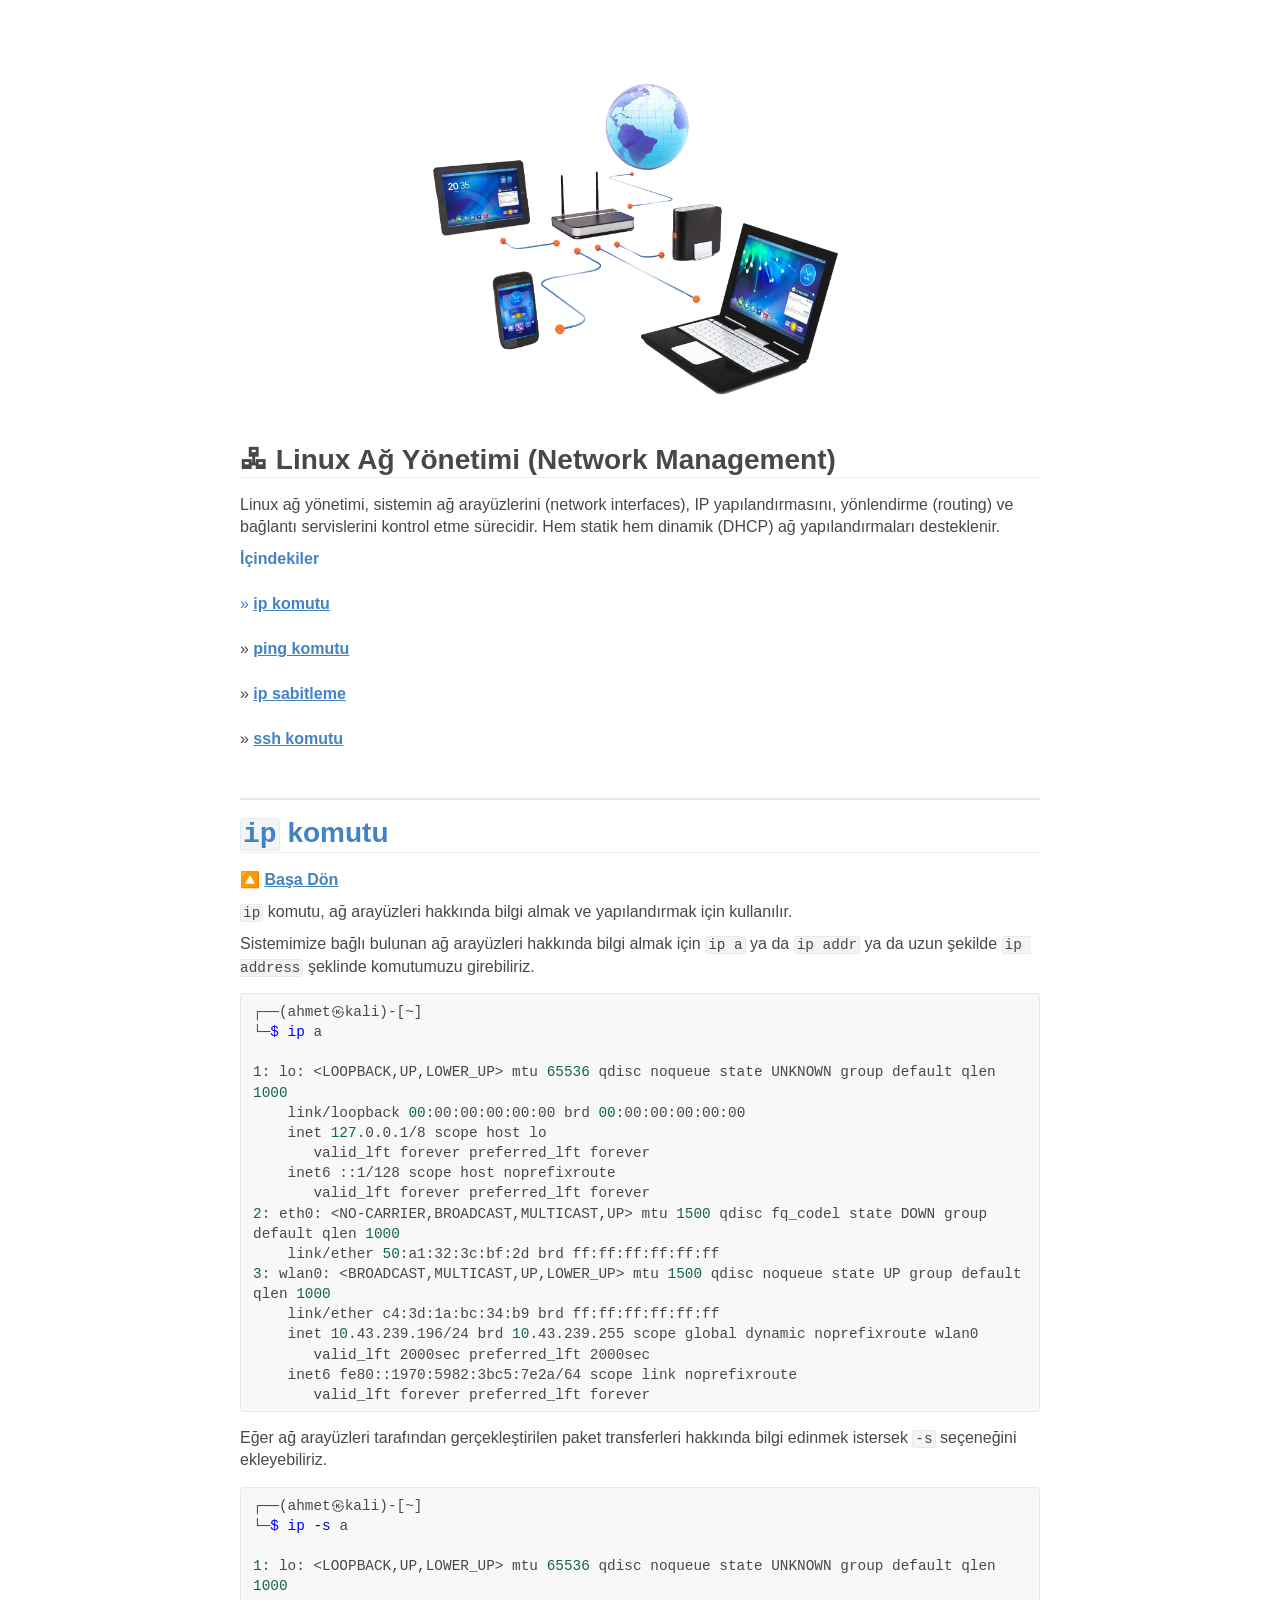
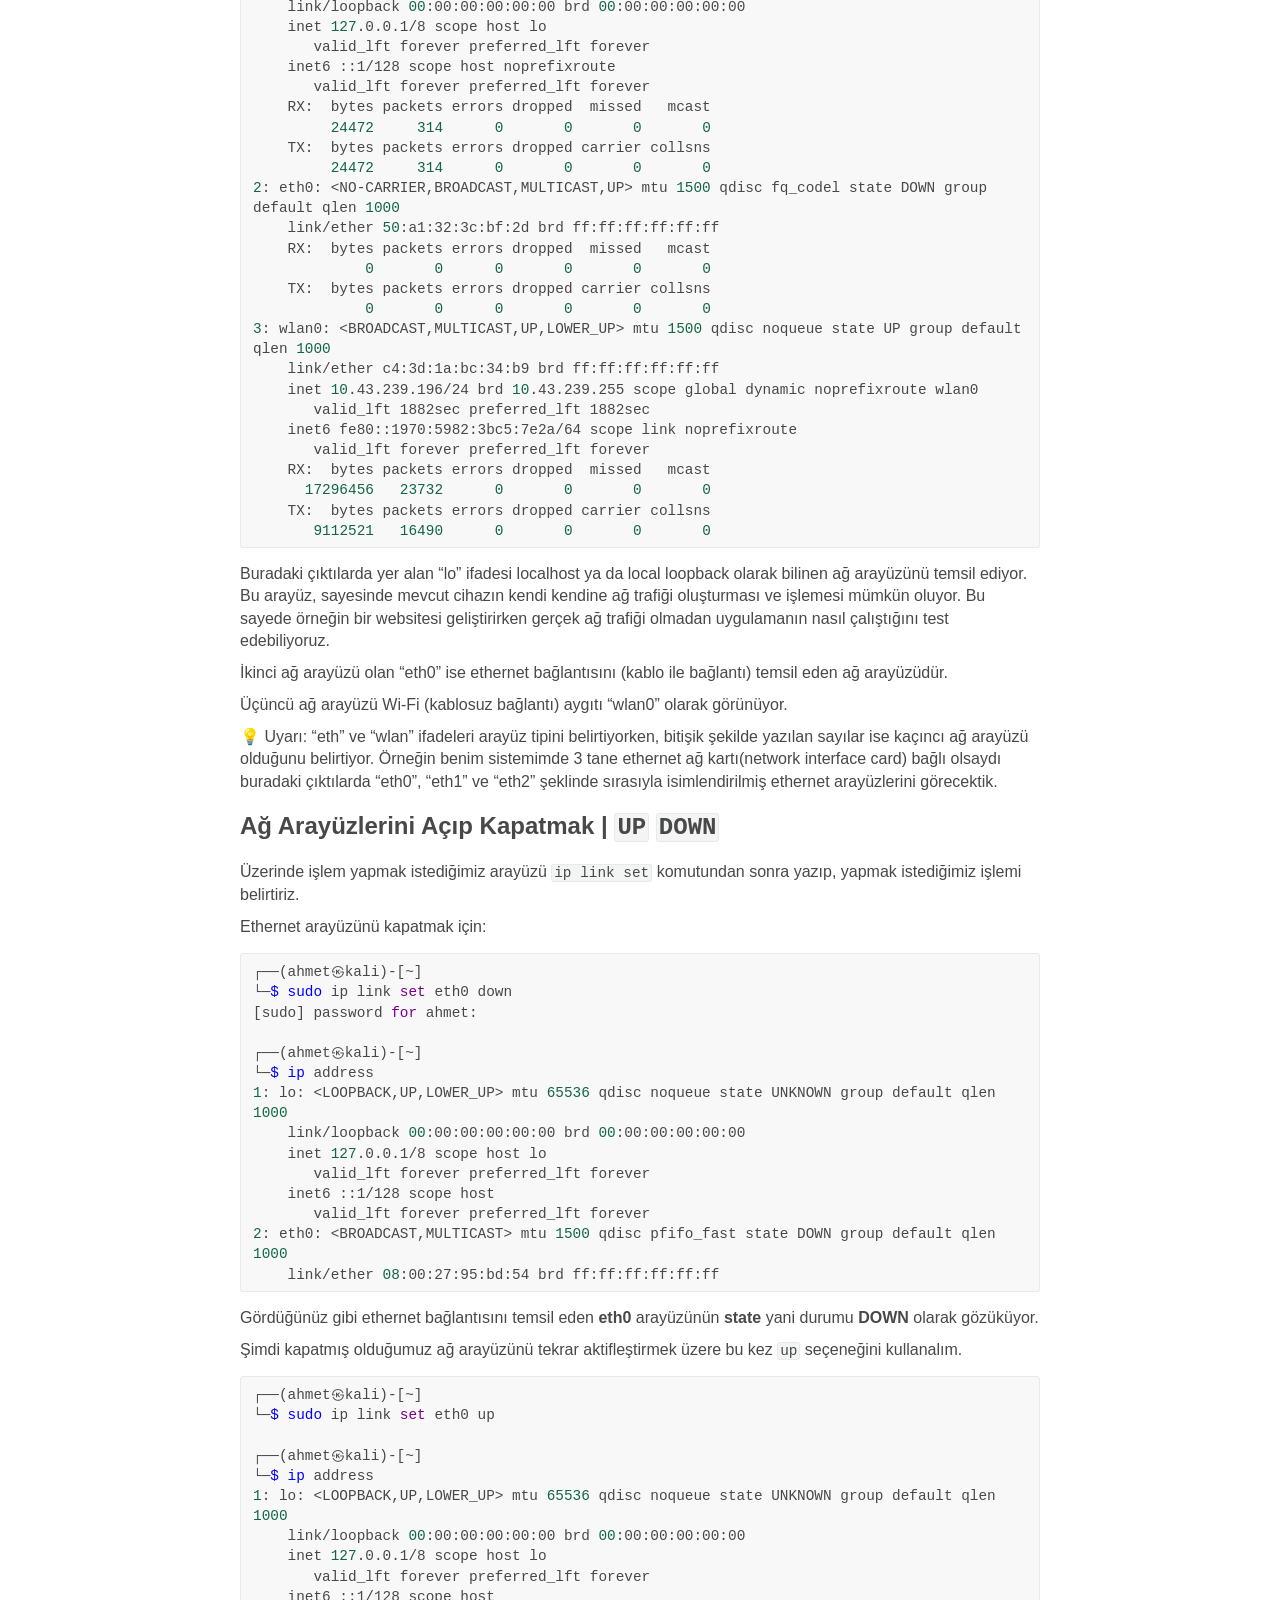
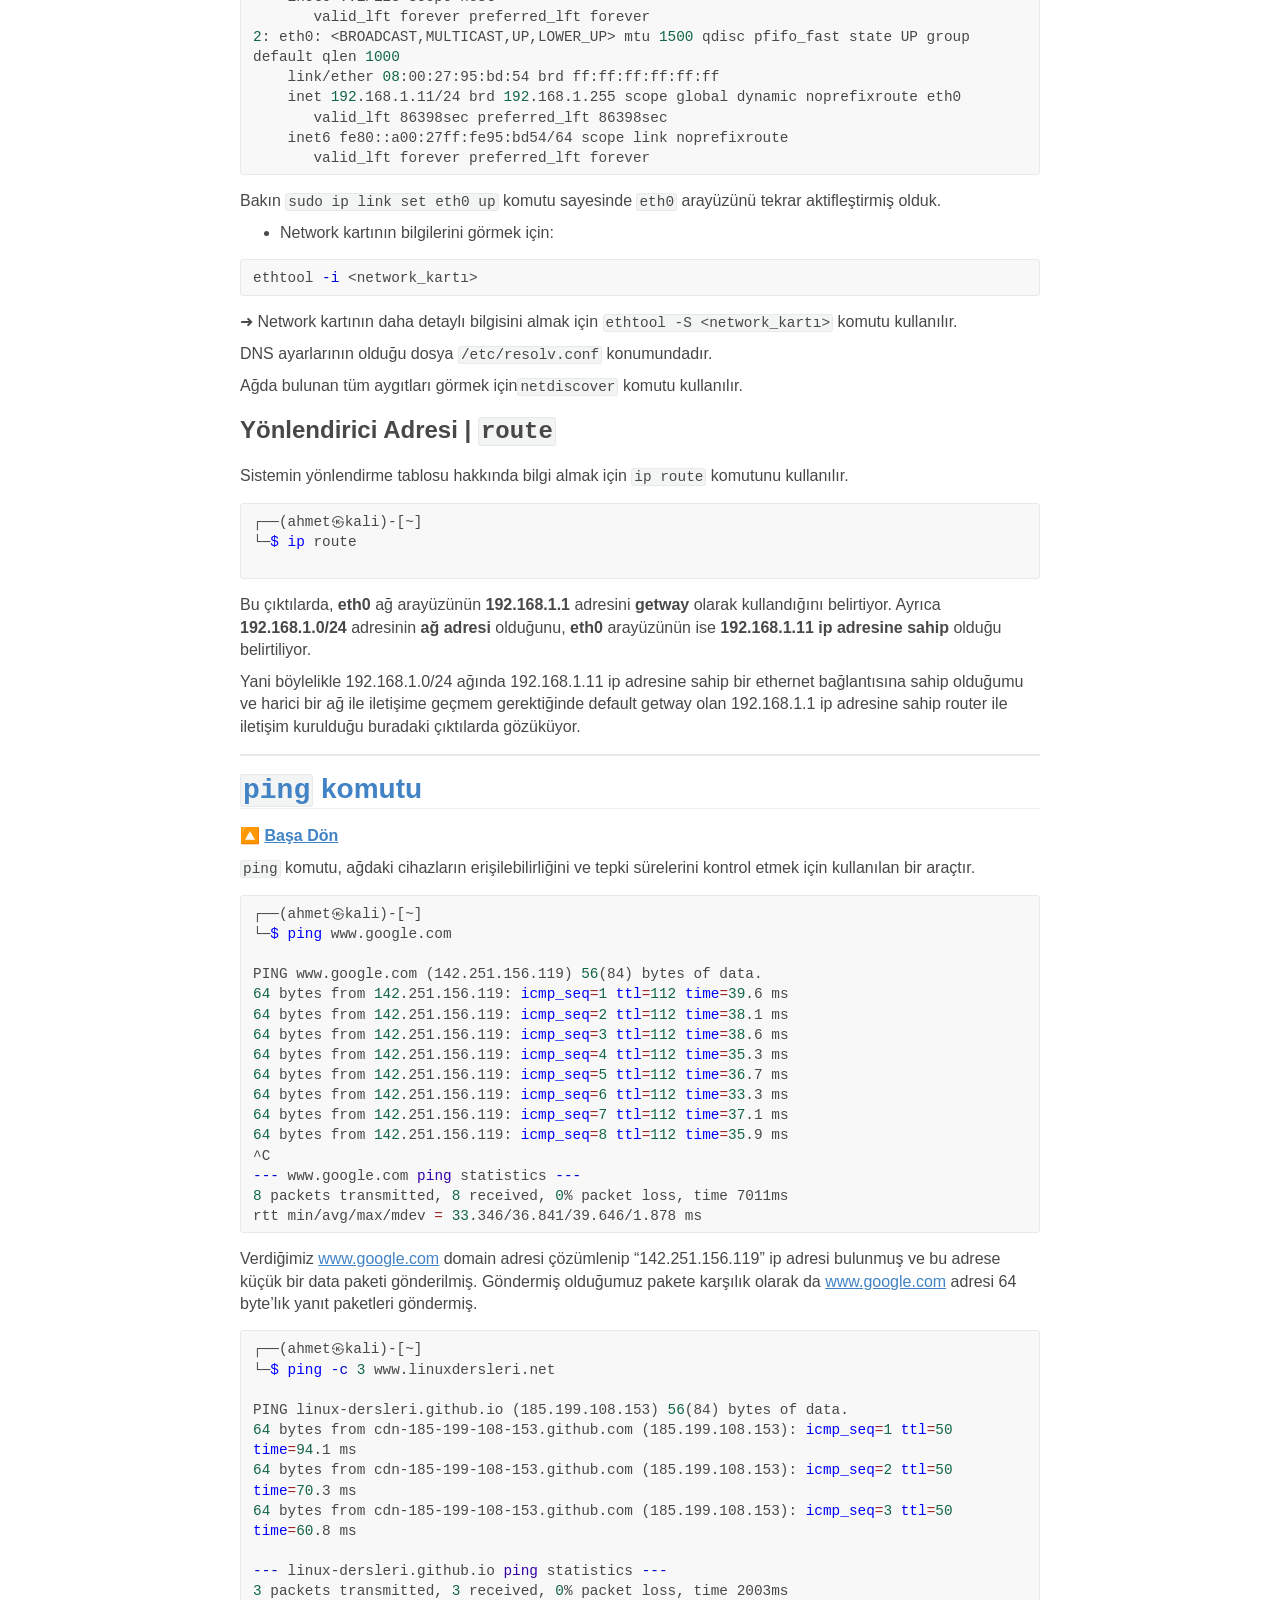
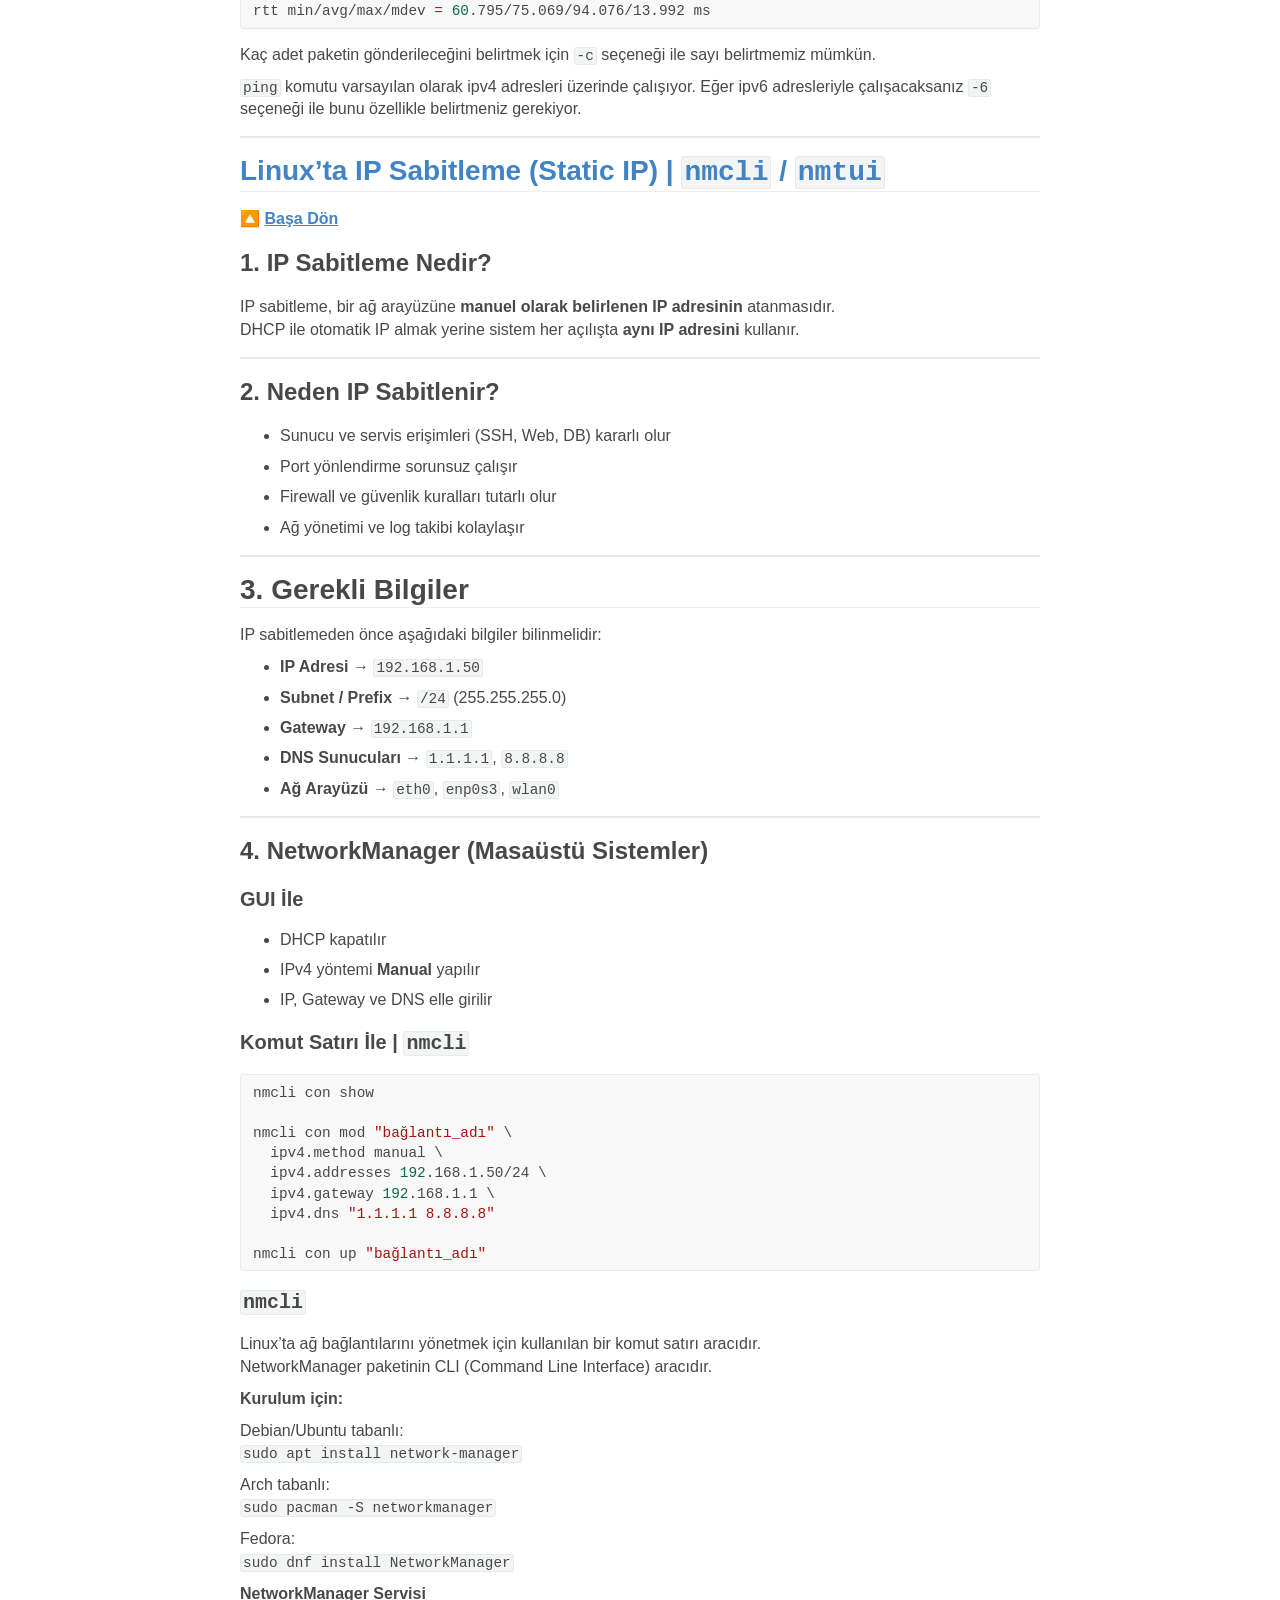
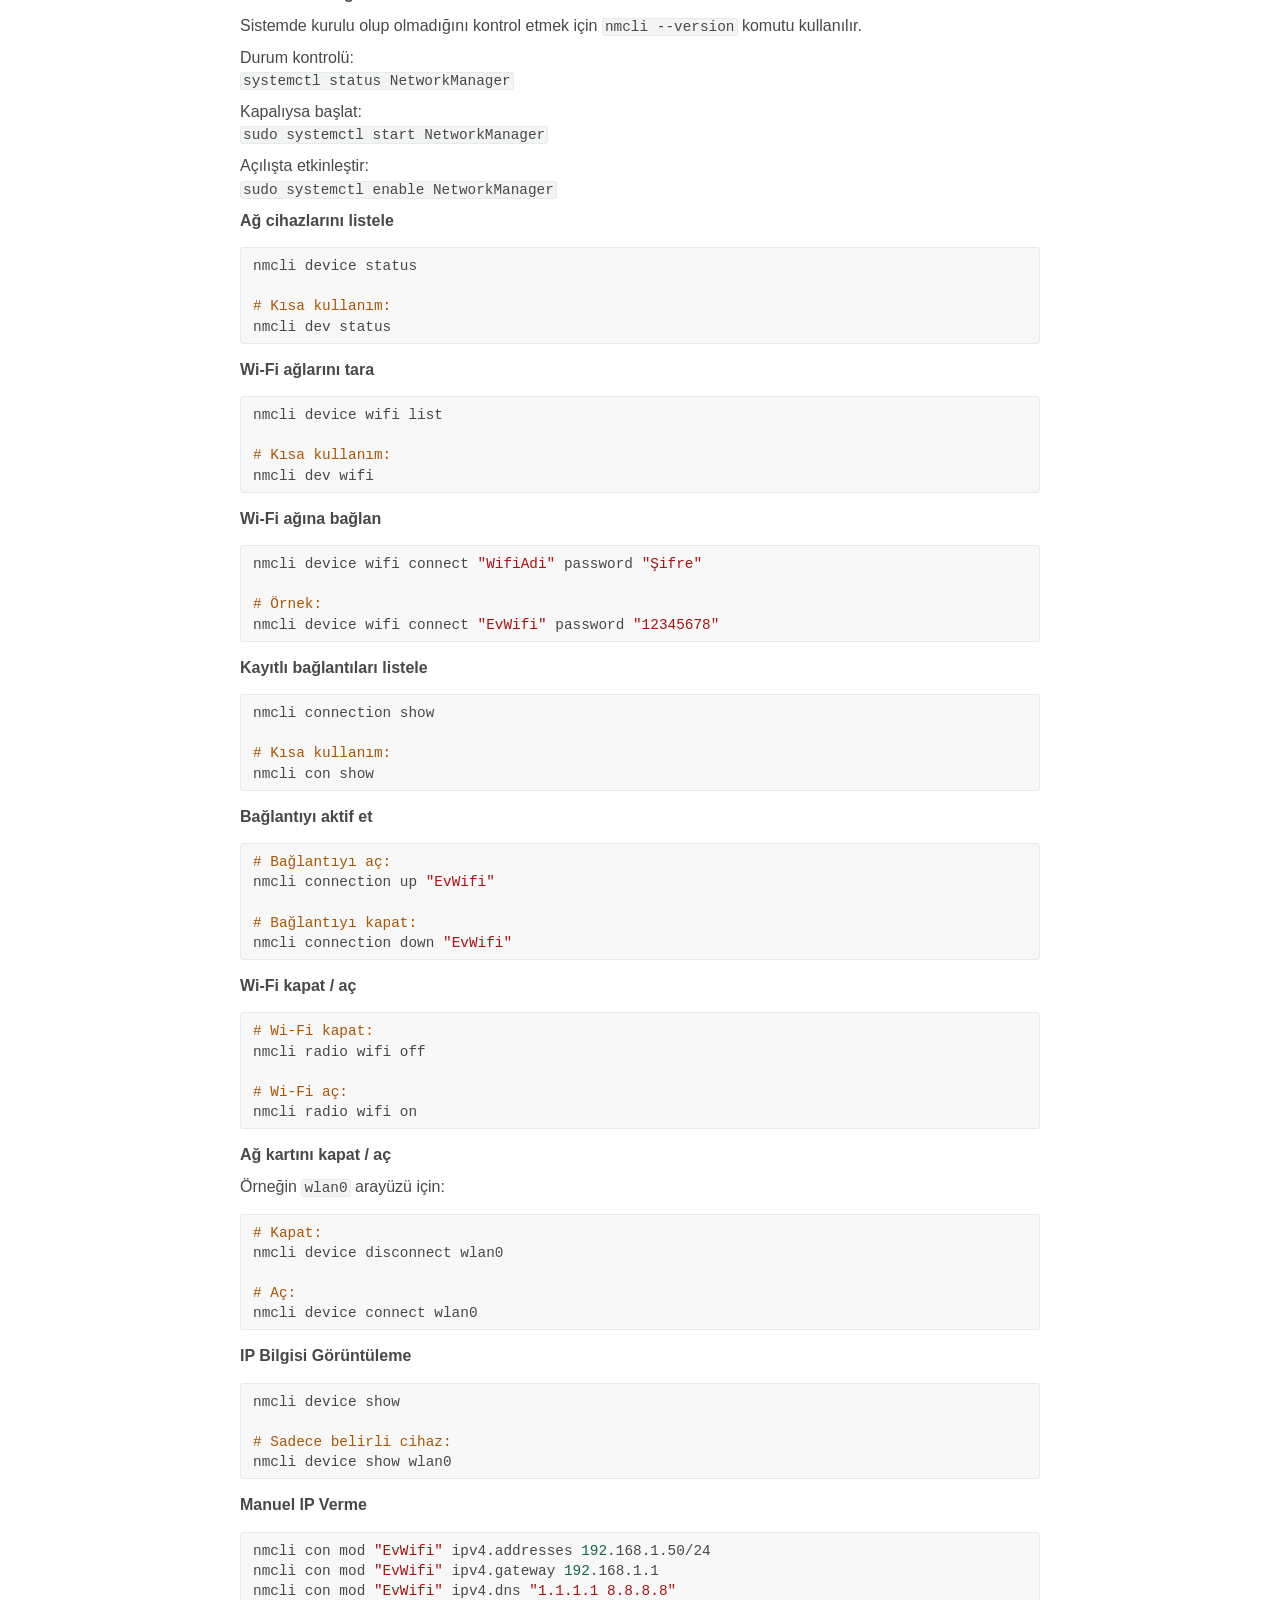
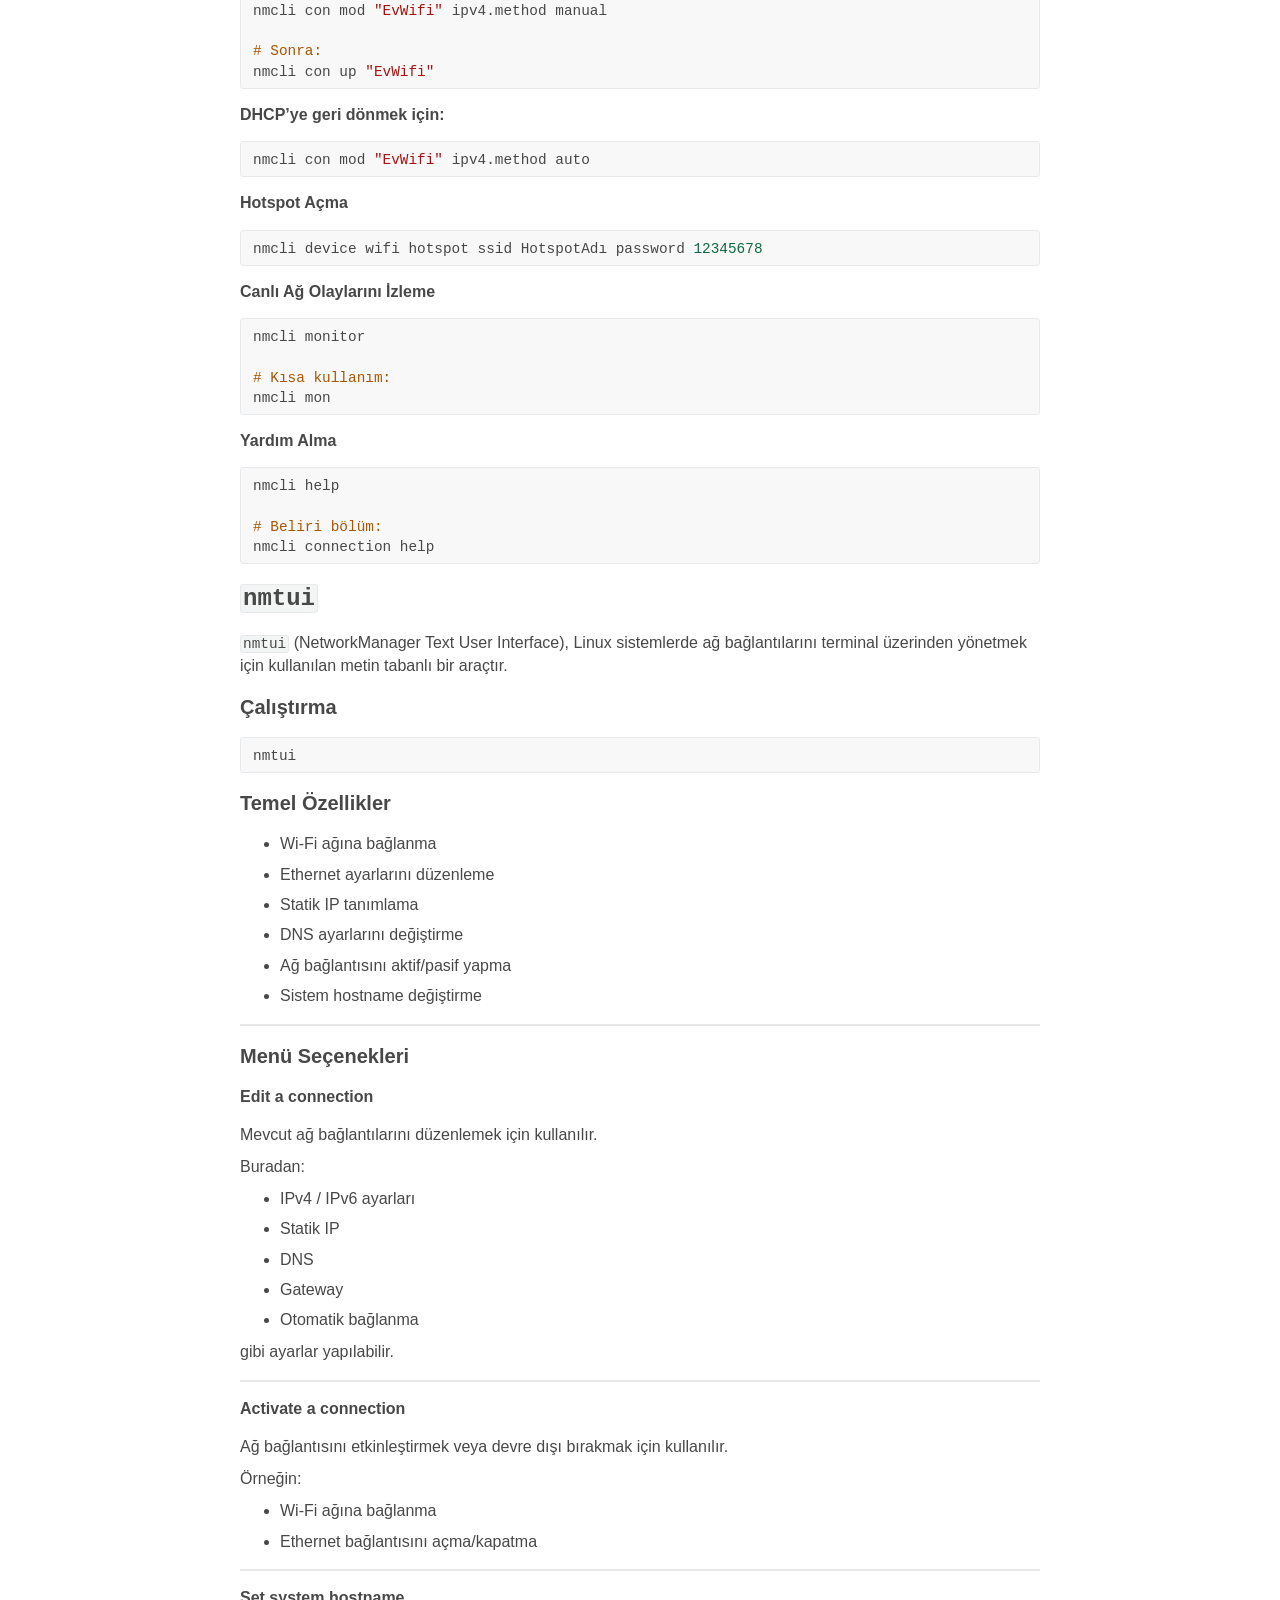
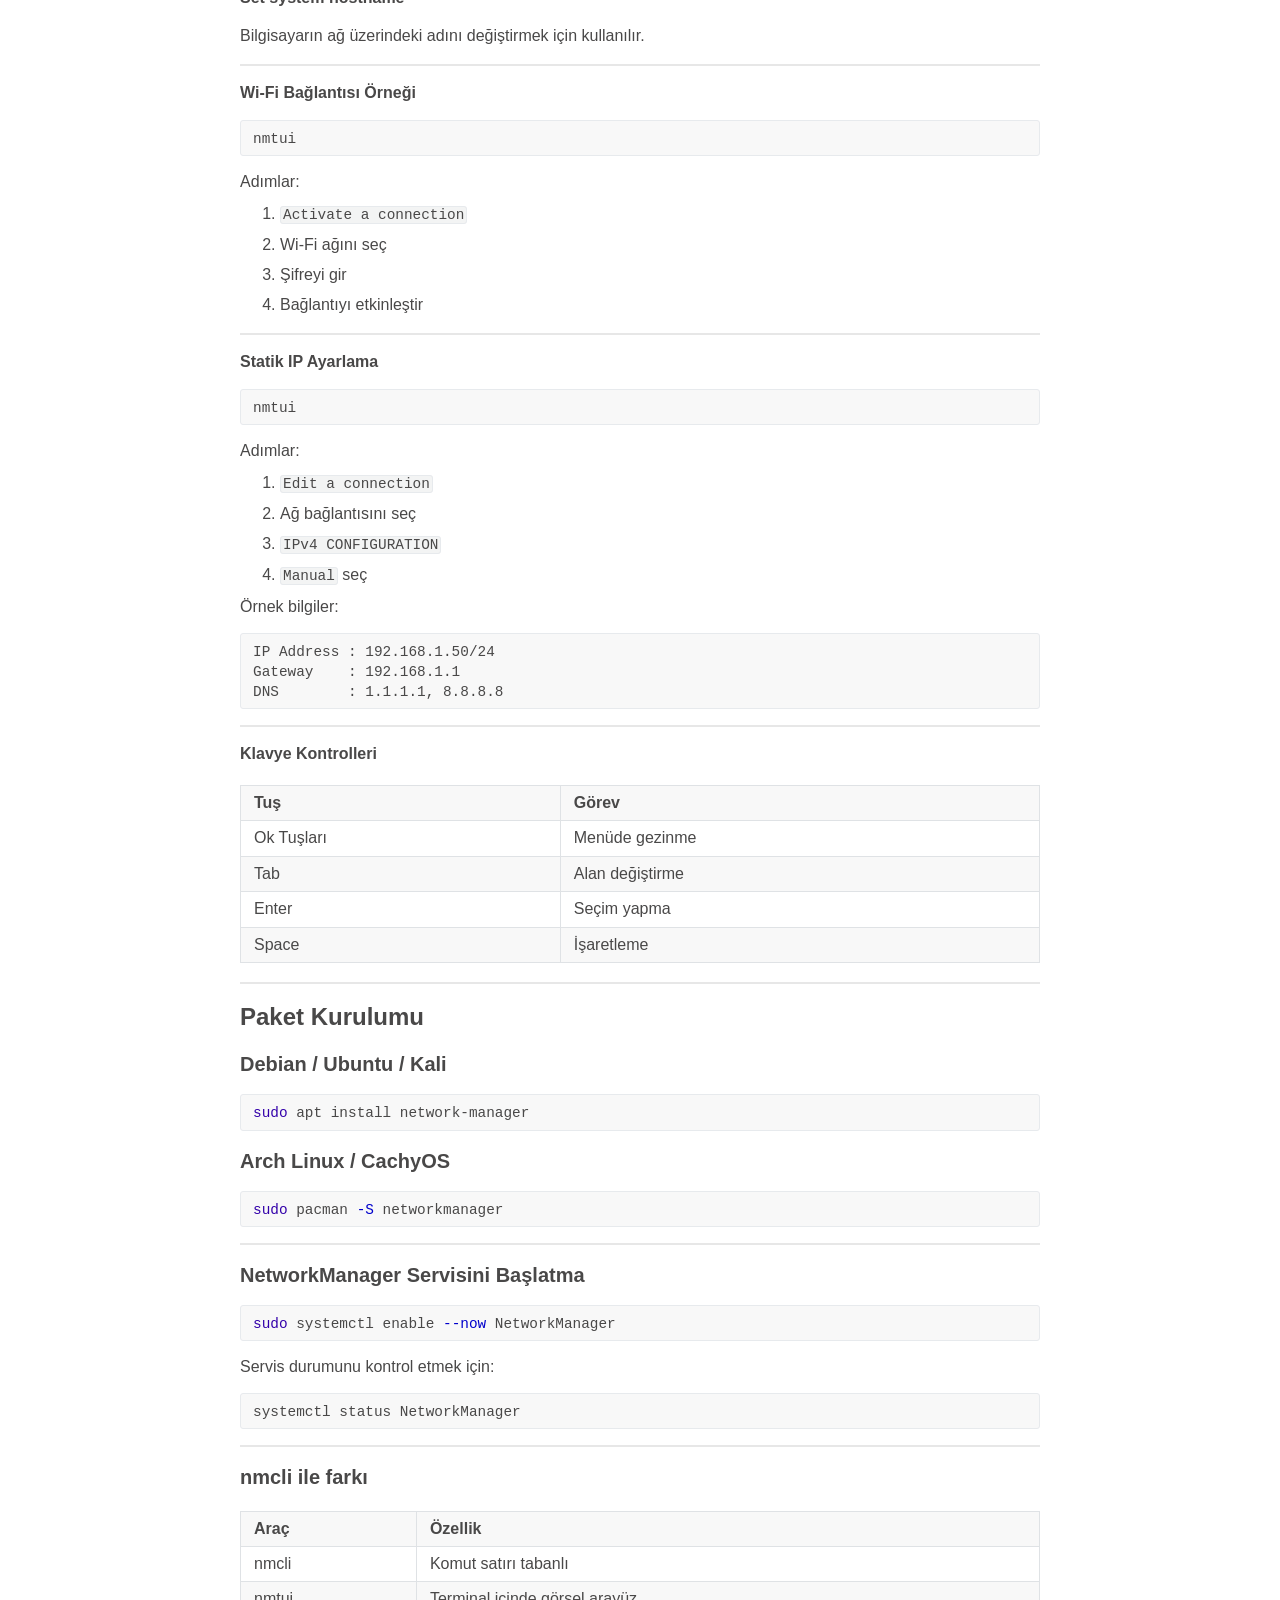
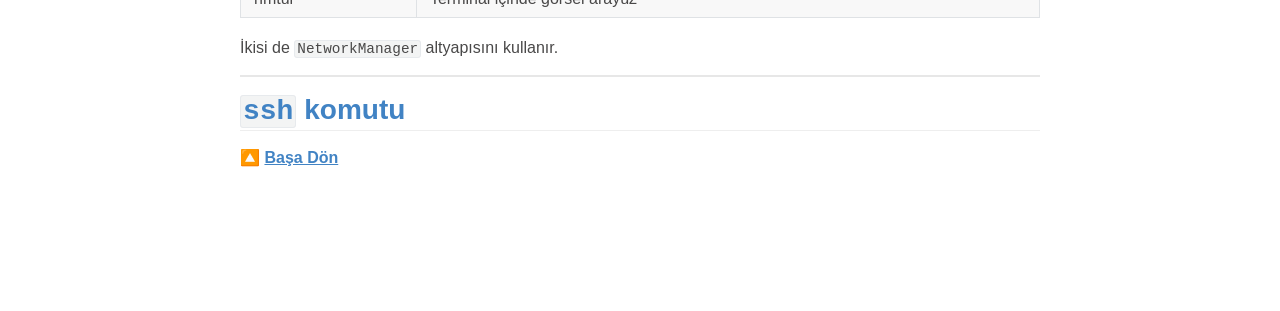
<file: html/linux-network-management.html>
<!doctype html>
<html>
<head>
<meta charset='UTF-8'><meta name='viewport' content='width=device-width initial-scale=1'><style type='text/css'>html {overflow-x: initial !important;}</style>
<style type='text/css'  id="style-base">:root { --bg-color: #ffffff; --text-color: #333333; --select-text-bg-color: #B5D6FC; --select-text-font-color: auto; --monospace: "Lucida Console",Consolas,"Courier",monospace; --title-bar-height: 20px; }
.mac-os-11 { --title-bar-height: 28px; }
html { font-size: 14px; background-color: var(--bg-color); color: var(--text-color); font-family: "Helvetica Neue", Helvetica, Arial, "Segoe UI Emoji", "SF Pro", sans-serif; -webkit-font-smoothing: antialiased; }
h1, h2, h3, h4, h5 { white-space: pre-wrap; }
body { margin: 0px; padding: 0px; height: auto; inset: 0px; font-size: 1rem; line-height: 1.42857; overflow-x: hidden; background: inherit; }
iframe { margin: auto; }
a.url { word-break: break-all; }
a:active, a:hover { outline: 0px; }
.in-text-selection, ::selection { text-shadow: none; background: var(--select-text-bg-color); color: var(--select-text-font-color); }
#write { margin: 0px auto; height: auto; width: inherit; word-break: normal; overflow-wrap: break-word; position: relative; white-space: normal; overflow-x: visible; padding-top: 36px; }
#write.first-line-indent p { text-indent: 2em; }
#write.first-line-indent li p, #write.first-line-indent p *, #write.first-line-indent svg * { text-indent: 0px; }
#write.first-line-indent li { margin-left: 2em; }
.for-image #write { padding-left: 8px; padding-right: 8px; }
body.typora-export { padding-left: 30px; padding-right: 30px; }
.typora-export .footnote-line, .typora-export li, .typora-export p { white-space: pre-wrap; }
.typora-export .task-list-item input { pointer-events: none; }
@media screen and (max-width: 500px) {
  body.typora-export { padding-left: 0px; padding-right: 0px; }
  #write { padding-left: 20px; padding-right: 20px; }
}
#write li > figure:last-child { margin-bottom: 0.5rem; }
#write ol, #write ul { position: relative; }
img { max-width: 100%; height: auto; vertical-align: middle; image-orientation: from-image; }
button, input, select, textarea { color: inherit; font: inherit; }
input[type="checkbox"], input[type="radio"] { line-height: normal; padding: 0px; }
*, ::after, ::before { box-sizing: border-box; }
#write h1, #write h2, #write h3, #write h4, #write h5, #write h6, #write p, #write pre { width: inherit; position: relative; }
#write svg h1, #write svg h2, #write svg h3, #write svg h4, #write svg h5, #write svg h6, #write svg p { position: static; }
svg sub, svg sup { position: static; }
.nodeLabel p { padding-right: 2px; padding-left: 2px; }
.typora-export .nodeLabel p { padding-right: 0px; padding-left: 0px; }
foreignobject { overflow: visible; }
p { line-height: inherit; }
h1, h2, h3, h4, h5, h6 { break-after: avoid-page; break-inside: avoid; orphans: 4; }
p { orphans: 4; }
li p { orphans: 1; }
h1 { font-size: 2rem; }
h2 { font-size: 1.8rem; }
h3 { font-size: 1.6rem; }
h4 { font-size: 1.4rem; }
h5 { font-size: 1.2rem; }
h6 { font-size: 1rem; }
.md-math-block, .md-rawblock, h1, h2, h3, h4, h5, h6, p { margin-top: 1rem; margin-bottom: 1rem; }
.hidden { display: none; }
.md-blockmeta { color: rgb(204, 204, 204); font-weight: 700; font-style: italic; }
a { cursor: pointer; }
sup.md-footnote { padding: 2px 4px; background-color: rgba(238, 238, 238, 0.7); color: rgb(85, 85, 85); border-radius: 4px; cursor: pointer; }
sup.md-footnote a, sup.md-footnote a:hover { color: inherit; text-transform: inherit; text-decoration: inherit; }
#write input[type="checkbox"] { cursor: pointer; width: inherit; height: inherit; }
figure { overflow-x: auto; margin: 1.2em 0px; max-width: calc(100% + 16px); padding: 0px; }
figure > table { margin: 0px; }
thead, tr { break-inside: avoid; break-after: auto; }
thead { display: table-header-group; }
table { border-collapse: collapse; border-spacing: 0px; width: 100%; overflow: auto; break-inside: auto; text-align: left; }
table.md-table td { min-width: 32px; }
.CodeMirror-gutters { border-right: 0px; background-color: inherit; }
.CodeMirror-linenumber { user-select: none; }
.CodeMirror { text-align: left; }
.CodeMirror-placeholder { opacity: 0.3; }
.CodeMirror pre { padding: 0px 4px; }
.CodeMirror-lines { padding: 0px; }
div.hr:focus { cursor: none; }
#write pre { white-space: pre-wrap; }
#write.fences-no-line-wrapping pre { white-space: pre; }
#write pre.ty-contain-cm { white-space: normal; }
.CodeMirror-gutters { margin-right: 4px; }
.md-fences { font-size: 0.9rem; display: block; break-inside: avoid; text-align: left; overflow: visible; white-space: pre; background: inherit; position: relative !important; }
.md-fences-adv-panel { width: 100%; margin-top: 10px; text-align: center; padding-top: 0px; padding-bottom: 8px; overflow-x: auto; }
#write .md-fences.mock-cm { white-space: pre-wrap; }
.md-fences.md-fences-with-lineno { padding-left: 0px; }
#write.fences-no-line-wrapping .md-fences.mock-cm { white-space: pre; overflow-x: auto; }
.md-fences.mock-cm.md-fences-with-lineno { padding-left: 8px; }
.CodeMirror-line, twitterwidget { break-inside: avoid; }
svg { break-inside: avoid; }
.footnotes { opacity: 0.8; font-size: 0.9rem; margin-top: 1em; margin-bottom: 1em; }
.footnotes + .footnotes { margin-top: 0px; }
.md-reset { margin: 0px; padding: 0px; border: 0px; outline: 0px; vertical-align: top; background: 0px 0px; text-decoration: none; text-shadow: none; float: none; position: static; width: auto; height: auto; white-space: nowrap; cursor: inherit; -webkit-tap-highlight-color: transparent; line-height: normal; font-weight: 400; text-align: left; box-sizing: content-box; direction: ltr; }
li div { padding-top: 0px; }
blockquote { margin: 1rem 0px; }
li .mathjax-block, li p { margin: 0.5rem 0px; }
li blockquote { margin: 1rem 0px; }
li { margin: 0px; position: relative; }
blockquote > :last-child { margin-bottom: 0px; }
blockquote > :first-child, li > :first-child { margin-top: 0px; }
.footnotes-area { color: rgb(136, 136, 136); margin-top: 0.714rem; padding-bottom: 0.143rem; white-space: normal; }
#write .footnote-line { white-space: pre-wrap; }
@media print {
  body, html { border: 1px solid transparent; height: 99%; break-after: avoid; break-before: avoid; font-variant-ligatures: no-common-ligatures; }
  #write { margin-top: 0px; border-color: transparent !important; padding-top: 0px !important; padding-bottom: 0px !important; }
  .typora-export * { -webkit-print-color-adjust: exact; }
  .typora-export #write { break-after: avoid; }
  .typora-export #write::after { height: 0px; }
  .is-mac table { break-inside: avoid; }
  #write > p:nth-child(1) { margin-top: 0px; }
  .typora-export-show-outline .typora-export-sidebar { display: none; }
  figure { overflow-x: visible; }
}
.footnote-line { margin-top: 0.714em; font-size: 0.7em; }
a img, img a { cursor: pointer; }
pre.md-meta-block { font-size: 0.8rem; min-height: 0.8rem; white-space: pre-wrap; background: rgb(204, 204, 204); display: block; overflow-x: hidden; }
p > .md-image:only-child:not(.md-img-error) img, p > img:only-child { display: block; margin: auto; }
#write.first-line-indent p > .md-image:only-child:not(.md-img-error) img { left: -2em; position: relative; }
p > .md-image:only-child { display: inline-block; width: 100%; }
#write .MathJax_Display { margin: 0.8em 0px 0px; }
.md-math-block { width: 100%; }
.md-math-block:not(:empty)::after { display: none; }
.MathJax_ref { fill: currentcolor; }
[contenteditable="true"]:active, [contenteditable="true"]:focus, [contenteditable="false"]:active, [contenteditable="false"]:focus { outline: 0px; box-shadow: none; }
.md-task-list-item { position: relative; list-style-type: none; }
.task-list-item.md-task-list-item { padding-left: 0px; }
.md-task-list-item > input { position: absolute; top: 0px; left: 0px; margin-left: -1.2em; margin-top: calc(1em - 10px); border: none; }
.math { font-size: 1rem; }
.md-toc { min-height: 3.58rem; position: relative; font-size: 0.9rem; border-radius: 10px; }
.md-toc-content { position: relative; margin-left: 0px; }
.md-toc-content::after, .md-toc::after { display: none; }
.md-toc-item { display: block; color: rgb(65, 131, 196); }
.md-toc-item a { text-decoration: none; }
.md-toc-inner:hover { text-decoration: underline; }
.md-toc-inner { display: inline-block; cursor: pointer; }
.md-toc-h1 .md-toc-inner { margin-left: 0px; font-weight: 700; }
.md-toc-h2 .md-toc-inner { margin-left: 2em; }
.md-toc-h3 .md-toc-inner { margin-left: 4em; }
.md-toc-h4 .md-toc-inner { margin-left: 6em; }
.md-toc-h5 .md-toc-inner { margin-left: 8em; }
.md-toc-h6 .md-toc-inner { margin-left: 10em; }
@media screen and (max-width: 48em) {
  .md-toc-h3 .md-toc-inner { margin-left: 3.5em; }
  .md-toc-h4 .md-toc-inner { margin-left: 5em; }
  .md-toc-h5 .md-toc-inner { margin-left: 6.5em; }
  .md-toc-h6 .md-toc-inner { margin-left: 8em; }
}
a.md-toc-inner { font-size: inherit; font-style: inherit; font-weight: inherit; line-height: inherit; }
.footnote-line a:not(.reversefootnote) { color: inherit; }
.reversefootnote { font-family: ui-monospace, sans-serif; }
.md-attr { display: none; }
.md-fn-count::after { content: "."; }
code, pre, samp, tt { font-family: var(--monospace); }
kbd { margin: 0px 0.1em; padding: 0.1em 0.6em; font-size: 0.8em; color: rgb(36, 39, 41); background: rgb(255, 255, 255); border: 1px solid rgb(173, 179, 185); border-radius: 3px; box-shadow: rgba(12, 13, 14, 0.2) 0px 1px 0px, rgb(255, 255, 255) 0px 0px 0px 2px inset; white-space: nowrap; vertical-align: middle; }
.md-comment { color: rgb(162, 127, 3); opacity: 0.6; font-family: var(--monospace); }
code { text-align: left; vertical-align: initial; }
a.md-print-anchor { white-space: pre !important; border-width: initial !important; border-style: none !important; border-color: initial !important; display: inline-block !important; position: absolute !important; width: 1px !important; right: 0px !important; outline: 0px !important; background: 0px 0px !important; text-decoration: initial !important; text-shadow: initial !important; }
.os-windows.monocolor-emoji .md-emoji { font-family: "Segoe UI Symbol", sans-serif; }
.md-diagram-panel > svg { max-width: 100%; }
[lang="flow"] svg, [lang="mermaid"] svg { max-width: 100%; height: auto; }
[lang="mermaid"] .node text { font-size: 1rem; }
table tr th { border-bottom: 0px; }
video { max-width: 100%; display: block; margin: 0px auto; }
iframe { max-width: 100%; width: 100%; border: none; }
.highlight td, .highlight tr { border: 0px; }
mark { background: rgb(255, 255, 0); color: rgb(0, 0, 0); }
.md-html-inline .md-plain, .md-html-inline strong, mark .md-inline-math, mark strong { color: inherit; }
.md-expand mark .md-meta { opacity: 0.3 !important; }
mark .md-meta { color: rgb(0, 0, 0); }
@media print {
  .typora-export h1, .typora-export h2, .typora-export h3, .typora-export h4, .typora-export h5, .typora-export h6 { break-inside: avoid; }
}
.md-diagram-panel .messageText { stroke: none !important; }
.md-diagram-panel .start-state { fill: var(--node-fill); }
.md-diagram-panel .edgeLabel rect { opacity: 1 !important; }
.md-fences.md-fences-math { font-size: 1em; }
.md-fences-advanced:not(.md-focus) { padding: 0px; white-space: nowrap; border: 0px; }
.md-fences-advanced:not(.md-focus) { background: inherit; }
.mermaid-svg { margin: auto; }
.typora-export-show-outline .typora-export-content { max-width: 1440px; margin: auto; display: flex; flex-direction: row; }
.typora-export-sidebar { width: 300px; font-size: 0.8rem; margin-top: 80px; margin-right: 18px; }
.typora-export-show-outline #write { --webkit-flex: 2; flex: 2 1 0%; }
.typora-export-sidebar .outline-content { position: fixed; top: 0px; max-height: 100%; overflow: hidden auto; padding-bottom: 30px; padding-top: 60px; width: 300px; }
@media screen and (max-width: 1024px) {
  .typora-export-sidebar, .typora-export-sidebar .outline-content { width: 240px; }
}
@media screen and (max-width: 800px) {
  .typora-export-sidebar { display: none; }
}
.outline-content li, .outline-content ul { margin-left: 0px; margin-right: 0px; padding-left: 0px; padding-right: 0px; list-style: none; overflow-wrap: anywhere; }
.outline-content ul { margin-top: 0px; margin-bottom: 0px; }
.outline-content strong { font-weight: 400; }
.outline-expander { width: 1rem; height: 1.42857rem; position: relative; display: table-cell; vertical-align: middle; cursor: pointer; padding-left: 4px; }
.outline-expander::before { content: ""; position: relative; font-family: Ionicons; display: inline-block; font-size: 8px; vertical-align: middle; }
.outline-item { padding-top: 3px; padding-bottom: 3px; cursor: pointer; }
.outline-expander:hover::before { content: ""; }
.outline-h1 > .outline-item { padding-left: 0px; }
.outline-h2 > .outline-item { padding-left: 1em; }
.outline-h3 > .outline-item { padding-left: 2em; }
.outline-h4 > .outline-item { padding-left: 3em; }
.outline-h5 > .outline-item { padding-left: 4em; }
.outline-h6 > .outline-item { padding-left: 5em; }
.outline-label { cursor: pointer; display: table-cell; vertical-align: middle; text-decoration: none; color: inherit; }
.outline-label:hover { text-decoration: underline; }
.outline-item:hover { border-color: rgb(245, 245, 245); background-color: var(--item-hover-bg-color); }
.outline-item:hover { margin-left: -28px; margin-right: -28px; border-left: 28px solid transparent; border-right: 28px solid transparent; }
.outline-item-single .outline-expander::before, .outline-item-single .outline-expander:hover::before { display: none; }
.outline-item-open > .outline-item > .outline-expander::before { content: ""; }
.outline-children { display: none; }
.info-panel-tab-wrapper { display: none; }
.outline-item-open > .outline-children { display: block; }
.typora-export .outline-item { padding-top: 1px; padding-bottom: 1px; }
.typora-export .outline-item:hover { margin-right: -8px; border-right: 8px solid transparent; }
.typora-export .outline-expander::before { content: "+"; font-family: inherit; top: -1px; }
.typora-export .outline-expander:hover::before, .typora-export .outline-item-open > .outline-item > .outline-expander::before { content: "−"; }
.typora-export-collapse-outline .outline-children { display: none; }
.typora-export-collapse-outline .outline-item-open > .outline-children, .typora-export-no-collapse-outline .outline-children { display: block; }
.typora-export-no-collapse-outline .outline-expander::before { content: "" !important; }
.typora-export-show-outline .outline-item-active > .outline-item .outline-label { font-weight: 700; }
.md-inline-math-container mjx-container { zoom: 0.95; }
mjx-container { break-inside: avoid; }
.md-alert.md-alert-note { border-left-color: rgb(9, 105, 218); }
.md-alert.md-alert-important { border-left-color: rgb(130, 80, 223); }
.md-alert.md-alert-warning { border-left-color: rgb(154, 103, 0); }
.md-alert.md-alert-tip { border-left-color: rgb(31, 136, 61); }
.md-alert.md-alert-caution { border-left-color: rgb(207, 34, 46); }
.md-alert { padding: 0px 1em; margin-bottom: 16px; color: inherit; border-left: 0.25em solid rgb(0, 0, 0); }
.md-alert-text-note { color: rgb(9, 105, 218); }
.md-alert-text-important { color: rgb(130, 80, 223); }
.md-alert-text-warning { color: rgb(154, 103, 0); }
.md-alert-text-tip { color: rgb(31, 136, 61); }
.md-alert-text-caution { color: rgb(207, 34, 46); }
.md-alert-text { font-size: 0.9rem; font-weight: 700; }
.md-alert-text svg { fill: currentcolor; position: relative; top: 0.125em; margin-right: 1ch; overflow: visible; }
.md-alert-text-container::after { content: attr(data-text); text-transform: capitalize; pointer-events: none; margin-right: 1ch; }

</style>
<style type='text/css'  id="style-codemirror">.CodeMirror { height: auto; }
.CodeMirror.cm-s-inner { background: inherit; }
.CodeMirror-scroll { overflow: auto hidden; z-index: 3; }
.CodeMirror-gutter-filler, .CodeMirror-scrollbar-filler { background-color: rgb(255, 255, 255); }
.CodeMirror-gutters { border-right: 1px solid rgb(221, 221, 221); background: inherit; white-space: nowrap; }
.CodeMirror-linenumber { padding: 0px 3px 0px 5px; text-align: right; color: rgb(153, 153, 153); }
.cm-s-inner .cm-keyword { color: rgb(119, 0, 136); }
.cm-s-inner .cm-atom, .cm-s-inner.cm-atom { color: rgb(34, 17, 153); }
.cm-s-inner .cm-number { color: rgb(17, 102, 68); }
.cm-s-inner .cm-def { color: rgb(0, 0, 255); }
.cm-s-inner .cm-variable { color: rgb(0, 0, 0); }
.cm-s-inner .cm-variable-2 { color: rgb(0, 85, 170); }
.cm-s-inner .cm-variable-3 { color: rgb(0, 136, 85); }
.cm-s-inner .cm-string { color: rgb(170, 17, 17); }
.cm-s-inner .cm-property { color: rgb(0, 0, 0); }
.cm-s-inner .cm-operator { color: rgb(152, 26, 26); }
.cm-s-inner .cm-comment, .cm-s-inner.cm-comment { color: rgb(170, 85, 0); }
.cm-s-inner .cm-string-2 { color: rgb(255, 85, 0); }
.cm-s-inner .cm-meta { color: rgb(85, 85, 85); }
.cm-s-inner .cm-qualifier { color: rgb(85, 85, 85); }
.cm-s-inner .cm-builtin { color: rgb(51, 0, 170); }
.cm-s-inner .cm-bracket { color: rgb(153, 153, 119); }
.cm-s-inner .cm-tag { color: rgb(17, 119, 0); }
.cm-s-inner .cm-attribute { color: rgb(0, 0, 204); }
.cm-s-inner .cm-header, .cm-s-inner.cm-header { color: rgb(0, 0, 255); }
.cm-s-inner .cm-quote, .cm-s-inner.cm-quote { color: rgb(0, 153, 0); }
.cm-s-inner .cm-hr, .cm-s-inner.cm-hr { color: rgb(153, 153, 153); }
.cm-s-inner .cm-link, .cm-s-inner.cm-link { color: rgb(0, 0, 204); }
.cm-negative { color: rgb(221, 68, 68); }
.cm-positive { color: rgb(34, 153, 34); }
.cm-header, .cm-strong { font-weight: 700; }
.cm-del { text-decoration: line-through; }
.cm-em { font-style: italic; }
.cm-link { text-decoration: underline; }
.cm-error { color: red; }
.cm-invalidchar { color: red; }
.cm-constant { color: rgb(38, 139, 210); }
.cm-defined { color: rgb(181, 137, 0); }
div.CodeMirror span.CodeMirror-matchingbracket { color: rgb(0, 255, 0); }
div.CodeMirror span.CodeMirror-nonmatchingbracket { color: rgb(255, 34, 34); }
.cm-s-inner .CodeMirror-activeline-background { background: inherit; }
.CodeMirror { position: relative; overflow: hidden; }
.CodeMirror-scroll { height: 100%; outline: 0px; position: relative; box-sizing: content-box; background: inherit; }
.CodeMirror-sizer { position: relative; }
.CodeMirror-gutter-filler, .CodeMirror-hscrollbar, .CodeMirror-scrollbar-filler, .CodeMirror-vscrollbar { position: absolute; z-index: 6; display: none; outline: 0px; }
.CodeMirror-vscrollbar { right: 0px; top: 0px; overflow: hidden; }
.CodeMirror-hscrollbar { bottom: 0px; left: 0px; overflow: auto hidden; }
.CodeMirror-scrollbar-filler { right: 0px; bottom: 0px; }
.CodeMirror-gutter-filler { left: 0px; bottom: 0px; }
.CodeMirror-gutters { position: absolute; left: 0px; top: 0px; padding-bottom: 10px; z-index: 3; overflow-y: hidden; }
.CodeMirror-gutter { white-space: normal; height: 100%; box-sizing: content-box; padding-bottom: 30px; margin-bottom: -32px; display: inline-block; }
.CodeMirror-gutter-wrapper { position: absolute; z-index: 4; background: 0px 0px !important; border: none !important; }
.CodeMirror-gutter-background { position: absolute; top: 0px; bottom: 0px; z-index: 4; }
.CodeMirror-gutter-elt { position: absolute; cursor: default; z-index: 4; }
.CodeMirror-lines { cursor: text; }
.CodeMirror pre { border-radius: 0px; border-width: 0px; background: 0px 0px; font-family: inherit; font-size: inherit; margin: 0px; white-space: pre; overflow-wrap: normal; color: inherit; z-index: 2; position: relative; overflow: visible; }
.CodeMirror-wrap pre { overflow-wrap: break-word; white-space: pre-wrap; word-break: normal; }
.CodeMirror-code pre { border-right: 30px solid transparent; width: fit-content; }
.CodeMirror-wrap .CodeMirror-code pre { border-right: none; width: auto; }
.CodeMirror-linebackground { position: absolute; inset: 0px; z-index: 0; }
.CodeMirror-linewidget { position: relative; z-index: 2; overflow: auto; }
.CodeMirror-wrap .CodeMirror-scroll { overflow-x: hidden; }
.CodeMirror-measure { position: absolute; width: 100%; height: 0px; overflow: hidden; visibility: hidden; }
.CodeMirror-measure pre { position: static; }
.CodeMirror div.CodeMirror-cursor { position: absolute; visibility: hidden; border-right: none; width: 0px; }
.CodeMirror div.CodeMirror-cursor { visibility: hidden; }
.CodeMirror-focused div.CodeMirror-cursor { visibility: inherit; }
.cm-searching { background: rgba(255, 255, 0, 0.4); }
span.cm-underlined { text-decoration: underline; }
span.cm-strikethrough { text-decoration: line-through; }
.cm-tw-syntaxerror { color: rgb(255, 255, 255); background-color: rgb(153, 0, 0); }
.cm-tw-deleted { text-decoration: line-through; }
.cm-tw-header5 { font-weight: 700; }
.cm-tw-listitem:first-child { padding-left: 10px; }
.cm-tw-box { border-style: solid; border-right-width: 1px; border-bottom-width: 1px; border-left-width: 1px; border-color: inherit; border-top-width: 0px !important; }
.cm-tw-underline { text-decoration: underline; }
@media print {
  .CodeMirror div.CodeMirror-cursor { visibility: hidden; }
}

</style>
<link rel='stylesheet' href='https://fonts.googleapis.com/css?family=Open+Sans:400italic,700italic,700,400&amp;subset=latin,latin-ext' type='text/css' />
<style type='text/css'  id="style-theme_css">:root {
    --side-bar-bg-color: #fafafa;
    --control-text-color: #777;
}

@include-when-export url(https://fonts.googleapis.com/css?family=Open+Sans:400italic,700italic,700,400&subset=latin,latin-ext);

/* open-sans-regular - latin-ext_latin */
  /* open-sans-italic - latin-ext_latin */
    /* open-sans-700 - latin-ext_latin */
    /* open-sans-700italic - latin-ext_latin */
  html {
    font-size: 16px;
    -webkit-font-smoothing: antialiased;
}

body {
    font-family: "Open Sans","Clear Sans", "Helvetica Neue", Helvetica, Arial, 'Segoe UI Emoji', 'SF Pro', sans-serif;
    color: rgb(51, 51, 51);
    line-height: 1.4;
}

#write {
    max-width: 860px;
  	margin: 0 auto;
  	padding: 30px;
    padding-bottom: 100px;
}

@media only screen and (min-width: 1400px) {
	#write {
		max-width: 1024px;
	}
}

@media only screen and (min-width: 1800px) {
	#write {
		max-width: 1200px;
	}
}

#write > ul:first-child,
#write > ol:first-child{
    margin-top: 30px;
}

a {
    color: #4183C4;
}
h1,
h2,
h3,
h4,
h5,
h6 {
    position: relative;
    margin-top: 1rem;
    margin-bottom: 1rem;
    font-weight: bold;
    line-height: 1.4;
    cursor: text;
}
h1:hover a.anchor,
h2:hover a.anchor,
h3:hover a.anchor,
h4:hover a.anchor,
h5:hover a.anchor,
h6:hover a.anchor {
    text-decoration: none;
}
h1 tt,
h1 code {
    font-size: inherit;
}
h2 tt,
h2 code {
    font-size: inherit;
}
h3 tt,
h3 code {
    font-size: inherit;
}
h4 tt,
h4 code {
    font-size: inherit;
}
h5 tt,
h5 code {
    font-size: inherit;
}
h6 tt,
h6 code {
    font-size: inherit;
}
h1 {
    font-size: 2.25em;
    line-height: 1.2;
    border-bottom: 1px solid #eee;
}
h2 {
    font-size: 1.75em;
    line-height: 1.225;
    border-bottom: 1px solid #eee;
}

/*@media print {
    .typora-export h1,
    .typora-export h2 {
        border-bottom: none;
        padding-bottom: initial;
    }

    .typora-export h1::after,
    .typora-export h2::after {
        content: "";
        display: block;
        height: 100px;
        margin-top: -96px;
        border-top: 1px solid #eee;
    }
}*/

h3 {
    font-size: 1.5em;
    line-height: 1.43;
}
h4 {
    font-size: 1.25em;
}
h5 {
    font-size: 1em;
}
h6 {
   font-size: 0.90em;
    color: #777;
}
p,
blockquote,
ul,
ol,
dl,
table{
    margin: 0em 0;
}
li>ol,
li>ul {
    margin: 0 0;
}
hr {
    height: 2px;
    padding: 0;
    margin: 16px 0;
    background-color: #e7e7e7;
    border: 0 none;
    overflow: hidden;
    box-sizing: content-box;
}

li p.first {
    display: inline-block;
}
ul,
ol {
    padding-left: 30px;
}
ul:first-child,
ol:first-child {
    margin-top: 0;
}
ul:last-child,
ol:last-child {
    margin-bottom: 0;
}
blockquote {
    border-left: 4px solid #dfe2e5;
    padding: 0 15px;
    color: #777777;
}
blockquote blockquote {
    padding-right: 0;
}
table {
    padding: 0;
    word-break: initial;
}
table tr {
    border: 1px solid #dfe2e5;
    margin: 0;
    padding: 0;
}
table tr:nth-child(2n),
thead {
    background-color: #f8f8f8;
}
table th {
    font-weight: bold;
    border: 1px solid #dfe2e5;
    border-bottom: 0;
    margin: 0;
    padding: 6px 13px;
}
table td {
    border: 1px solid #dfe2e5;
    margin: 0;
    padding: 6px 13px;
}
table th:first-child,
table td:first-child {
    margin-top: 0;
}
table th:last-child,
table td:last-child {
    margin-bottom: 0;
}

.CodeMirror-lines {
    padding-left: 4px;
}

.code-tooltip {
    box-shadow: 0 1px 1px 0 rgba(0,28,36,.3);
    border-top: 1px solid #eef2f2;
}

.md-fences,
code,
tt {
    border: 1px solid #e7eaed;
    background-color: #f8f8f8;
    border-radius: 3px;
    padding: 0;
    padding: 2px 4px 0px 4px;
    font-size: 0.9em;
}

code {
    background-color: #f3f4f4;
    padding: 0 2px 0 2px;
}

.md-fences {
    margin-bottom: 15px;
    margin-top: 15px;
    padding-top: 8px;
    padding-bottom: 6px;
}


.md-task-list-item > input {
  margin-left: -1.3em;
}

@media print {
    html {
        font-size: 13px;
    }
    pre {
        page-break-inside: avoid;
        word-wrap: break-word;
    }
}

.md-fences {
	background-color: #f8f8f8;
}
#write pre.md-meta-block {
	padding: 1rem;
    font-size: 85%;
    line-height: 1.45;
    background-color: #f7f7f7;
    border: 0;
    border-radius: 3px;
    color: #777777;
    margin-top: 0 !important;
}

.mathjax-block>.code-tooltip {
	bottom: .375rem;
}

.md-mathjax-midline {
    background: #fafafa;
}

#write>h3.md-focus:before{
	left: -1.5625rem;
	top: .375rem;
}
#write>h4.md-focus:before{
	left: -1.5625rem;
	top: .285714286rem;
}
#write>h5.md-focus:before{
	left: -1.5625rem;
	top: .285714286rem;
}
#write>h6.md-focus:before{
	left: -1.5625rem;
	top: .285714286rem;
}
.md-image>.md-meta {
    /*border: 1px solid #ddd;*/
    border-radius: 3px;
    padding: 2px 0px 0px 4px;
    font-size: 0.9em;
    color: inherit;
}

.md-tag {
    color: #a7a7a7;
    opacity: 1;
}

.md-toc { 
    margin-top:20px;
    padding-bottom:20px;
}

.sidebar-tabs {
    border-bottom: none;
}

#typora-quick-open {
    border: 1px solid #ddd;
    background-color: #f8f8f8;
}

#typora-quick-open-item {
    background-color: #FAFAFA;
    border-color: #FEFEFE #e5e5e5 #e5e5e5 #eee;
    border-style: solid;
    border-width: 1px;
}

/** focus mode */
.on-focus-mode blockquote {
    border-left-color: rgba(85, 85, 85, 0.12);
}

header, .context-menu, .megamenu-content, footer{
    font-family: "Segoe UI", "Arial", sans-serif;
}

.file-node-content:hover .file-node-icon,
.file-node-content:hover .file-node-open-state{
    visibility: visible;
}

.mac-seamless-mode #typora-sidebar {
    background-color: #fafafa;
    background-color: var(--side-bar-bg-color);
}

.mac-os #write{
    caret-color: AccentColor;
}

.md-lang {
    color: #b4654d;
}

/*.html-for-mac {
    --item-hover-bg-color: #E6F0FE;
}*/

#md-notification .btn {
    border: 0;
}

.dropdown-menu .divider {
    border-color: #e5e5e5;
    opacity: 0.4;
}

.ty-preferences .window-content {
    background-color: #fafafa;
}

.ty-preferences .nav-group-item.active {
    color: white;
    background: #999;
}

.menu-item-container a.menu-style-btn {
    background-color: #f5f8fa;
    background-image: linear-gradient( 180deg , hsla(0, 0%, 100%, 0.8), hsla(0, 0%, 100%, 0)); 
}

	

/* Resimleri satıra sıfır hizalamak için */
img {
    margin: 0 !important;
    padding: 0 !important;
    display: block;
}

/* Cursor (caret) kalınlık ve renk

3px → imleç kalınlığı
#ff3b3b → kırmızı (istediğin renkle değiştirebilirsin)

Beyaz: #ffffff
Sarı: #ffd700
Mavi: #00bfff
Yeşil: #00ff7f*/
.CodeMirror-cursor {
    border-left: 7px solid #ff3b3b !important;
}

/* Normal metin imleci (genel) */
.markdown-body,
#write {
    caret-color: #ff3b3b !important;
}

	p {
    margin-top: 0.6em;
    margin-bottom: 0.6em;
}

body {
    font-family: "Noto Sans Carian", "Noto Sans", sans-serif;
    font-weight: 400;
    color: #494848;
}

</style>
<style type='text/css'  id="style-lp">ol, ul {padding-left: 40px}</style>

<title>linux-network-management</title>
</head>
<body class='typora-export'><div class='typora-export-content'>
<div id='write'  class=''><p align="center">
	<img src="../images/network-technology.png" width="415"/>
<p/><h2 id='🖧-linux-ağ-yönetimi-network-management'><span>🖧 Linux Ağ Yönetimi (Network Management)</span></h2><p><span>Linux ağ yönetimi, sistemin ağ arayüzlerini (network interfaces), IP yapılandırmasını, yönlendirme (routing) ve bağlantı servislerini kontrol etme sürecidir. Hem statik hem dinamik (DHCP) ağ yapılandırmaları desteklenir.</span></p><p><a id="basa-don"><a /></p><p><strong><span>İçindekiler</span></strong><br />
<span>» </span><a href='#ip'><strong><span>ip komutu</span></strong></a><br />
<span>» </span><a href='#ping'><strong><span>ping komutu</span></strong></a><br />
<span>» </span><a href='#static-ip'><strong><span>ip sabitleme</span></strong></a><br />
<span>» </span><a href='#ssh'><strong><span>ssh komutu</span></strong></a><br /></p><p>&nbsp;</p><hr /><p><a id="ip"><a /></p><h2 id='ip-komutu'><code>ip</code><span> komutu</span></h2><p><span>🔼 </span><a href='#basa-don'><strong><span>Başa Dön</span></strong></a></p><p><code>ip</code><span> komutu, ağ arayüzleri hakkında bilgi almak ve yapılandırmak için kullanılır.</span></p><p><span>Sistemimize bağlı bulunan ağ arayüzleri hakkında bilgi almak için </span><code>ip a</code><span> ya da </span><code>ip addr</code><span> ya da uzun şekilde </span><code>ip address</code><span> şeklinde komutumuzu girebiliriz.</span></p><pre class="md-fences md-end-block ty-contain-cm modeLoaded" spellcheck="false" lang="bash" style="break-inside: unset;"><div class="CodeMirror cm-s-inner cm-s-null-scroll CodeMirror-wrap" lang="bash"><div style="overflow: hidden; position: relative; width: 3px; height: 0px; top: 8.07629px; left: 7.98123px;"><textarea autocorrect="off" autocapitalize="off" spellcheck="false" tabindex="0" style="position: absolute; bottom: -1em; padding: 0px; width: 1000px; height: 1em; outline: none;"></textarea></div><div class="CodeMirror-scrollbar-filler" cm-not-content="true"></div><div class="CodeMirror-gutter-filler" cm-not-content="true"></div><div class="CodeMirror-scroll" tabindex="-1"><div class="CodeMirror-sizer" style="margin-left: 0px; margin-bottom: 0px; border-right-width: 0px; padding-right: 0px; padding-bottom: 0px;"><div style="position: relative; top: 0px;"><div class="CodeMirror-lines" role="presentation"><div role="presentation" style="position: relative; outline: none;"><div class="CodeMirror-measure"><pre><span>xxxxxxxxxx</span></pre></div><div class="CodeMirror-measure"></div><div style="position: relative; z-index: 1;"></div><div class="CodeMirror-code" role="presentation" style=""><div class="CodeMirror-activeline" style="position: relative;"><div class="CodeMirror-activeline-background CodeMirror-linebackground"></div><div class="CodeMirror-gutter-background CodeMirror-activeline-gutter" style="left: 0px; width: 0px;"></div><pre class=" CodeMirror-line " role="presentation"><span role="presentation" style="padding-right: 0.1px;">┌──(ahmet㉿kali)-[~]</span></pre></div><pre class=" CodeMirror-line " role="presentation"><span role="presentation" style="padding-right: 0.1px;">└─<span class="cm-def">$ ip</span> a</span></pre><pre class=" CodeMirror-line " role="presentation"><span role="presentation" style="padding-right: 0.1px;"><span cm-text="" cm-zwsp="">
</span></span></pre><pre class=" CodeMirror-line " role="presentation"><span role="presentation" style="padding-right: 0.1px;"><span class="cm-number">1</span>: lo: &lt;LOOPBACK,UP,LOWER_UP&gt; mtu <span class="cm-number">65536</span> qdisc noqueue state UNKNOWN group default qlen <span class="cm-number">1000</span></span></pre><pre class=" CodeMirror-line " role="presentation"><span role="presentation" style="padding-right: 0.1px;"> &nbsp;  link/loopback <span class="cm-number">00</span>:00:00:00:00:00 brd <span class="cm-number">00</span>:00:00:00:00:00</span></pre><pre class=" CodeMirror-line " role="presentation"><span role="presentation" style="padding-right: 0.1px;"> &nbsp;  inet <span class="cm-number">127</span>.0.0.1/8 scope host lo</span></pre><pre class=" CodeMirror-line " role="presentation"><span role="presentation" style="padding-right: 0.1px;"> &nbsp; &nbsp; &nbsp; valid_lft forever preferred_lft forever</span></pre><pre class=" CodeMirror-line " role="presentation"><span role="presentation" style="padding-right: 0.1px;"> &nbsp;  inet6 ::1/128 scope host noprefixroute </span></pre><pre class=" CodeMirror-line " role="presentation"><span role="presentation" style="padding-right: 0.1px;"> &nbsp; &nbsp; &nbsp; valid_lft forever preferred_lft forever</span></pre><pre class=" CodeMirror-line " role="presentation"><span role="presentation" style="padding-right: 0.1px;"><span class="cm-number">2</span>: eth0: &lt;NO-CARRIER,BROADCAST,MULTICAST,UP&gt; mtu <span class="cm-number">1500</span> qdisc fq_codel state DOWN group default qlen <span class="cm-number">1000</span></span></pre><pre class=" CodeMirror-line " role="presentation"><span role="presentation" style="padding-right: 0.1px;"> &nbsp;  link/ether <span class="cm-number">50</span>:a1:32:3c:bf:2d brd ff:ff:ff:ff:ff:ff</span></pre><pre class=" CodeMirror-line " role="presentation"><span role="presentation" style="padding-right: 0.1px;"><span class="cm-number">3</span>: wlan0: &lt;BROADCAST,MULTICAST,UP,LOWER_UP&gt; mtu <span class="cm-number">1500</span> qdisc noqueue state UP group default qlen <span class="cm-number">1000</span></span></pre><pre class=" CodeMirror-line " role="presentation"><span role="presentation" style="padding-right: 0.1px;"> &nbsp;  link/ether c4:3d:1a:bc:34:b9 brd ff:ff:ff:ff:ff:ff</span></pre><pre class=" CodeMirror-line " role="presentation"><span role="presentation" style="padding-right: 0.1px;"> &nbsp;  inet <span class="cm-number">10</span>.43.239.196/24 brd <span class="cm-number">10</span>.43.239.255 scope global dynamic noprefixroute wlan0</span></pre><pre class=" CodeMirror-line " role="presentation"><span role="presentation" style="padding-right: 0.1px;"> &nbsp; &nbsp; &nbsp; valid_lft 2000sec preferred_lft 2000sec</span></pre><pre class=" CodeMirror-line " role="presentation"><span role="presentation" style="padding-right: 0.1px;"> &nbsp;  inet6 fe80::1970:5982:3bc5:7e2a/64 scope link noprefixroute </span></pre><pre class=" CodeMirror-line " role="presentation"><span role="presentation" style="padding-right: 0.1px;"> &nbsp; &nbsp; &nbsp; valid_lft forever preferred_lft forever</span></pre></div></div></div></div></div><div style="position: absolute; height: 0px; width: 1px; border-bottom: 0px solid transparent; top: 343px;"></div><div class="CodeMirror-gutters" style="display: none; height: 343px;"></div></div></div></pre><p><span>Eğer ağ arayüzleri tarafından gerçekleştirilen paket transferleri hakkında bilgi edinmek istersek </span><code>-s</code><span> seçeneğini ekleyebiliriz.</span></p><pre class="md-fences md-end-block ty-contain-cm modeLoaded" spellcheck="false" lang="bash" style="break-inside: unset;"><div class="CodeMirror cm-s-inner cm-s-null-scroll CodeMirror-wrap" lang="bash"><div style="overflow: hidden; position: relative; width: 3px; height: 0px; top: 8.07629px; left: 7.98123px;"><textarea autocorrect="off" autocapitalize="off" spellcheck="false" tabindex="0" style="position: absolute; bottom: -1em; padding: 0px; width: 1000px; height: 1em; outline: none;"></textarea></div><div class="CodeMirror-scrollbar-filler" cm-not-content="true"></div><div class="CodeMirror-gutter-filler" cm-not-content="true"></div><div class="CodeMirror-scroll" tabindex="-1"><div class="CodeMirror-sizer" style="margin-left: 0px; margin-bottom: 0px; border-right-width: 0px; padding-right: 0px; padding-bottom: 0px;"><div style="position: relative; top: 0px;"><div class="CodeMirror-lines" role="presentation"><div role="presentation" style="position: relative; outline: none;"><div class="CodeMirror-measure"><pre><span>xxxxxxxxxx</span></pre></div><div class="CodeMirror-measure"></div><div style="position: relative; z-index: 1;"></div><div class="CodeMirror-code" role="presentation" style=""><div class="CodeMirror-activeline" style="position: relative;"><div class="CodeMirror-activeline-background CodeMirror-linebackground"></div><div class="CodeMirror-gutter-background CodeMirror-activeline-gutter" style="left: 0px; width: 0px;"></div><pre class=" CodeMirror-line " role="presentation"><span role="presentation" style="padding-right: 0.1px;">┌──(ahmet㉿kali)-[~]</span></pre></div><pre class=" CodeMirror-line " role="presentation"><span role="presentation" style="padding-right: 0.1px;">└─<span class="cm-def">$ ip</span> <span class="cm-attribute">-s</span> a</span></pre><pre class=" CodeMirror-line " role="presentation"><span role="presentation" style="padding-right: 0.1px;"><span cm-text="" cm-zwsp="">
</span></span></pre><pre class=" CodeMirror-line " role="presentation"><span role="presentation" style="padding-right: 0.1px;"><span class="cm-number">1</span>: lo: &lt;LOOPBACK,UP,LOWER_UP&gt; mtu <span class="cm-number">65536</span> qdisc noqueue state UNKNOWN group default qlen <span class="cm-number">1000</span></span></pre><pre class=" CodeMirror-line " role="presentation"><span role="presentation" style="padding-right: 0.1px;"> &nbsp;  link/loopback <span class="cm-number">00</span>:00:00:00:00:00 brd <span class="cm-number">00</span>:00:00:00:00:00</span></pre><pre class=" CodeMirror-line " role="presentation"><span role="presentation" style="padding-right: 0.1px;"> &nbsp;  inet <span class="cm-number">127</span>.0.0.1/8 scope host lo</span></pre><pre class=" CodeMirror-line " role="presentation"><span role="presentation" style="padding-right: 0.1px;"> &nbsp; &nbsp; &nbsp; valid_lft forever preferred_lft forever</span></pre><pre class=" CodeMirror-line " role="presentation"><span role="presentation" style="padding-right: 0.1px;"> &nbsp;  inet6 ::1/128 scope host noprefixroute </span></pre><pre class=" CodeMirror-line " role="presentation"><span role="presentation" style="padding-right: 0.1px;"> &nbsp; &nbsp; &nbsp; valid_lft forever preferred_lft forever</span></pre><pre class=" CodeMirror-line " role="presentation"><span role="presentation" style="padding-right: 0.1px;"> &nbsp;  RX:  bytes packets errors dropped  missed &nbsp; mcast &nbsp; &nbsp; &nbsp; &nbsp; &nbsp; </span></pre><pre class=" CodeMirror-line " role="presentation"><span role="presentation" style="padding-right: 0.1px;"> &nbsp; &nbsp; &nbsp; &nbsp; <span class="cm-number">24472</span> &nbsp; &nbsp; <span class="cm-number">314</span> &nbsp; &nbsp; &nbsp;<span class="cm-number">0</span> &nbsp; &nbsp; &nbsp; <span class="cm-number">0</span> &nbsp; &nbsp; &nbsp; <span class="cm-number">0</span> &nbsp; &nbsp; &nbsp; <span class="cm-number">0</span> </span></pre><pre class=" CodeMirror-line " role="presentation"><span role="presentation" style="padding-right: 0.1px;"> &nbsp;  TX:  bytes packets errors dropped carrier collsns &nbsp; &nbsp; &nbsp; &nbsp; &nbsp; </span></pre><pre class=" CodeMirror-line " role="presentation"><span role="presentation" style="padding-right: 0.1px;"> &nbsp; &nbsp; &nbsp; &nbsp; <span class="cm-number">24472</span> &nbsp; &nbsp; <span class="cm-number">314</span> &nbsp; &nbsp; &nbsp;<span class="cm-number">0</span> &nbsp; &nbsp; &nbsp; <span class="cm-number">0</span> &nbsp; &nbsp; &nbsp; <span class="cm-number">0</span> &nbsp; &nbsp; &nbsp; <span class="cm-number">0</span> </span></pre><pre class=" CodeMirror-line " role="presentation"><span role="presentation" style="padding-right: 0.1px;"><span class="cm-number">2</span>: eth0: &lt;NO-CARRIER,BROADCAST,MULTICAST,UP&gt; mtu <span class="cm-number">1500</span> qdisc fq_codel state DOWN group default qlen <span class="cm-number">1000</span></span></pre><pre class=" CodeMirror-line " role="presentation"><span role="presentation" style="padding-right: 0.1px;"> &nbsp;  link/ether <span class="cm-number">50</span>:a1:32:3c:bf:2d brd ff:ff:ff:ff:ff:ff</span></pre><pre class=" CodeMirror-line " role="presentation"><span role="presentation" style="padding-right: 0.1px;"> &nbsp;  RX:  bytes packets errors dropped  missed &nbsp; mcast &nbsp; &nbsp; &nbsp; &nbsp; &nbsp; </span></pre><pre class=" CodeMirror-line " role="presentation"><span role="presentation" style="padding-right: 0.1px;"> &nbsp; &nbsp; &nbsp; &nbsp; &nbsp; &nbsp; <span class="cm-number">0</span> &nbsp; &nbsp; &nbsp; <span class="cm-number">0</span> &nbsp; &nbsp; &nbsp;<span class="cm-number">0</span> &nbsp; &nbsp; &nbsp; <span class="cm-number">0</span> &nbsp; &nbsp; &nbsp; <span class="cm-number">0</span> &nbsp; &nbsp; &nbsp; <span class="cm-number">0</span> </span></pre><pre class=" CodeMirror-line " role="presentation"><span role="presentation" style="padding-right: 0.1px;"> &nbsp;  TX:  bytes packets errors dropped carrier collsns &nbsp; &nbsp; &nbsp; &nbsp; &nbsp; </span></pre><pre class=" CodeMirror-line " role="presentation"><span role="presentation" style="padding-right: 0.1px;"> &nbsp; &nbsp; &nbsp; &nbsp; &nbsp; &nbsp; <span class="cm-number">0</span> &nbsp; &nbsp; &nbsp; <span class="cm-number">0</span> &nbsp; &nbsp; &nbsp;<span class="cm-number">0</span> &nbsp; &nbsp; &nbsp; <span class="cm-number">0</span> &nbsp; &nbsp; &nbsp; <span class="cm-number">0</span> &nbsp; &nbsp; &nbsp; <span class="cm-number">0</span> </span></pre><pre class=" CodeMirror-line " role="presentation"><span role="presentation" style="padding-right: 0.1px;"><span class="cm-number">3</span>: wlan0: &lt;BROADCAST,MULTICAST,UP,LOWER_UP&gt; mtu <span class="cm-number">1500</span> qdisc noqueue state UP group default qlen <span class="cm-number">1000</span></span></pre><pre class=" CodeMirror-line " role="presentation"><span role="presentation" style="padding-right: 0.1px;"> &nbsp;  link/ether c4:3d:1a:bc:34:b9 brd ff:ff:ff:ff:ff:ff</span></pre><pre class=" CodeMirror-line " role="presentation"><span role="presentation" style="padding-right: 0.1px;"> &nbsp;  inet <span class="cm-number">10</span>.43.239.196/24 brd <span class="cm-number">10</span>.43.239.255 scope global dynamic noprefixroute wlan0</span></pre><pre class=" CodeMirror-line " role="presentation"><span role="presentation" style="padding-right: 0.1px;"> &nbsp; &nbsp; &nbsp; valid_lft 1882sec preferred_lft 1882sec</span></pre><pre class=" CodeMirror-line " role="presentation"><span role="presentation" style="padding-right: 0.1px;"> &nbsp;  inet6 fe80::1970:5982:3bc5:7e2a/64 scope link noprefixroute </span></pre><pre class=" CodeMirror-line " role="presentation"><span role="presentation" style="padding-right: 0.1px;"> &nbsp; &nbsp; &nbsp; valid_lft forever preferred_lft forever</span></pre><pre class=" CodeMirror-line " role="presentation"><span role="presentation" style="padding-right: 0.1px;"> &nbsp;  RX:  bytes packets errors dropped  missed &nbsp; mcast &nbsp; &nbsp; &nbsp; &nbsp; &nbsp; </span></pre><pre class=" CodeMirror-line " role="presentation"><span role="presentation" style="padding-right: 0.1px;"> &nbsp; &nbsp; &nbsp;<span class="cm-number">17296456</span> &nbsp; <span class="cm-number">23732</span> &nbsp; &nbsp; &nbsp;<span class="cm-number">0</span> &nbsp; &nbsp; &nbsp; <span class="cm-number">0</span> &nbsp; &nbsp; &nbsp; <span class="cm-number">0</span> &nbsp; &nbsp; &nbsp; <span class="cm-number">0</span> </span></pre><pre class=" CodeMirror-line " role="presentation"><span role="presentation" style="padding-right: 0.1px;"> &nbsp;  TX:  bytes packets errors dropped carrier collsns &nbsp; &nbsp; &nbsp; &nbsp; &nbsp; </span></pre><pre class=" CodeMirror-line " role="presentation"><span role="presentation" style="padding-right: 0.1px;"> &nbsp; &nbsp; &nbsp; <span class="cm-number">9112521</span> &nbsp; <span class="cm-number">16490</span> &nbsp; &nbsp; &nbsp;<span class="cm-number">0</span> &nbsp; &nbsp; &nbsp; <span class="cm-number">0</span> &nbsp; &nbsp; &nbsp; <span class="cm-number">0</span> &nbsp; &nbsp; &nbsp; <span class="cm-number">0</span> </span></pre></div></div></div></div></div><div style="position: absolute; height: 0px; width: 1px; border-bottom: 0px solid transparent; top: 584px;"></div><div class="CodeMirror-gutters" style="display: none; height: 584px;"></div></div></div></pre><p><span>Buradaki çıktılarda yer alan “lo” ifadesi localhost ya da local loopback olarak bilinen ağ arayüzünü temsil ediyor. Bu arayüz, sayesinde mevcut cihazın kendi kendine ağ trafiği oluşturması ve işlemesi mümkün oluyor. Bu sayede örneğin bir websitesi geliştirirken gerçek ağ trafiği olmadan uygulamanın nasıl çalıştığını test edebiliyoruz.</span></p><p><span>İkinci ağ arayüzü olan “eth0” ise ethernet bağlantısını (kablo ile bağlantı) temsil eden ağ arayüzüdür.</span></p><p><span>Üçüncü ağ arayüzü Wi-Fi (kablosuz bağlantı) aygıtı “wlan0” olarak görünüyor.</span></p><p><span>💡 Uyarı: “eth” ve “wlan” ifadeleri arayüz tipini belirtiyorken, bitişik şekilde yazılan sayılar ise kaçıncı ağ arayüzü olduğunu belirtiyor. Örneğin benim sistemimde 3 tane ethernet ağ kartı(network interface card) bağlı olsaydı buradaki çıktılarda “eth0”, “eth1” ve “eth2” şeklinde sırasıyla isimlendirilmiş ethernet arayüzlerini görecektik.</span></p><h3 id='ağ-arayüzlerini-açıp-kapatmak-|-up-down'><span>Ağ Arayüzlerini Açıp Kapatmak | </span><code>UP</code><span> </span><code>DOWN</code></h3><p><span>Üzerinde işlem yapmak istediğimiz arayüzü </span><code>ip link set</code><span> komutundan sonra yazıp, yapmak istediğimiz işlemi belirtiriz.</span></p><p><span>Ethernet arayüzünü kapatmak için:</span></p><pre class="md-fences md-end-block ty-contain-cm modeLoaded" spellcheck="false" lang="bash" style="break-inside: unset;"><div class="CodeMirror cm-s-inner cm-s-null-scroll CodeMirror-wrap" lang="bash"><div style="overflow: hidden; position: relative; width: 3px; height: 0px; top: 8.07629px; left: 7.98123px;"><textarea autocorrect="off" autocapitalize="off" spellcheck="false" tabindex="0" style="position: absolute; bottom: -1em; padding: 0px; width: 1000px; height: 1em; outline: none;"></textarea></div><div class="CodeMirror-scrollbar-filler" cm-not-content="true"></div><div class="CodeMirror-gutter-filler" cm-not-content="true"></div><div class="CodeMirror-scroll" tabindex="-1"><div class="CodeMirror-sizer" style="margin-left: 0px; margin-bottom: 0px; border-right-width: 0px; padding-right: 0px; padding-bottom: 0px;"><div style="position: relative; top: 0px;"><div class="CodeMirror-lines" role="presentation"><div role="presentation" style="position: relative; outline: none;"><div class="CodeMirror-measure"><pre><span>xxxxxxxxxx</span></pre></div><div class="CodeMirror-measure"></div><div style="position: relative; z-index: 1;"></div><div class="CodeMirror-code" role="presentation" style=""><div class="CodeMirror-activeline" style="position: relative;"><div class="CodeMirror-activeline-background CodeMirror-linebackground"></div><div class="CodeMirror-gutter-background CodeMirror-activeline-gutter" style="left: 0px; width: 0px;"></div><pre class=" CodeMirror-line " role="presentation"><span role="presentation" style="padding-right: 0.1px;">┌──(ahmet㉿kali)-[~]</span></pre></div><pre class=" CodeMirror-line " role="presentation"><span role="presentation" style="padding-right: 0.1px;">└─<span class="cm-def">$ sudo</span> ip link <span class="cm-keyword">set</span> eth0 down</span></pre><pre class=" CodeMirror-line " role="presentation"><span role="presentation" style="padding-right: 0.1px;">[sudo] password <span class="cm-keyword">for</span> ahmet:</span></pre><pre class=" CodeMirror-line " role="presentation"><span role="presentation" style="padding-right: 0.1px;"><span cm-text="" cm-zwsp="">
</span></span></pre><pre class=" CodeMirror-line " role="presentation"><span role="presentation" style="padding-right: 0.1px;">┌──(ahmet㉿kali)-[~]</span></pre><pre class=" CodeMirror-line " role="presentation"><span role="presentation" style="padding-right: 0.1px;">└─<span class="cm-def">$ ip</span> address</span></pre><pre class=" CodeMirror-line " role="presentation"><span role="presentation" style="padding-right: 0.1px;"><span class="cm-number">1</span>: lo: &lt;LOOPBACK,UP,LOWER_UP&gt; mtu <span class="cm-number">65536</span> qdisc noqueue state UNKNOWN group default qlen <span class="cm-number">1000</span></span></pre><pre class=" CodeMirror-line " role="presentation"><span role="presentation" style="padding-right: 0.1px;"> &nbsp;  link/loopback <span class="cm-number">00</span>:00:00:00:00:00 brd <span class="cm-number">00</span>:00:00:00:00:00</span></pre><pre class=" CodeMirror-line " role="presentation"><span role="presentation" style="padding-right: 0.1px;"> &nbsp;  inet <span class="cm-number">127</span>.0.0.1/8 scope host lo</span></pre><pre class=" CodeMirror-line " role="presentation"><span role="presentation" style="padding-right: 0.1px;"> &nbsp; &nbsp; &nbsp; valid_lft forever preferred_lft forever</span></pre><pre class=" CodeMirror-line " role="presentation"><span role="presentation" style="padding-right: 0.1px;"> &nbsp;  inet6 ::1/128 scope host </span></pre><pre class=" CodeMirror-line " role="presentation"><span role="presentation" style="padding-right: 0.1px;"> &nbsp; &nbsp; &nbsp; valid_lft forever preferred_lft forever</span></pre><pre class=" CodeMirror-line " role="presentation"><span role="presentation" style="padding-right: 0.1px;"><span class="cm-number">2</span>: eth0: &lt;BROADCAST,MULTICAST&gt; mtu <span class="cm-number">1500</span> qdisc pfifo_fast state DOWN group default qlen <span class="cm-number">1000</span></span></pre><pre class=" CodeMirror-line " role="presentation"><span role="presentation" style="padding-right: 0.1px;"> &nbsp;  link/ether <span class="cm-number">08</span>:00:27:95:bd:54 brd ff:ff:ff:ff:ff:ff</span></pre></div></div></div></div></div><div style="position: absolute; height: 0px; width: 1px; border-bottom: 0px solid transparent; top: 282px;"></div><div class="CodeMirror-gutters" style="display: none; height: 282px;"></div></div></div></pre><p><span>Gördüğünüz gibi ethernet bağlantısını temsil eden </span><strong><span>eth0</span></strong><span> arayüzünün </span><strong><span>state</span></strong><span> yani durumu </span><strong><span>DOWN</span></strong><span> olarak gözüküyor.</span></p><p><span>Şimdi kapatmış olduğumuz ağ arayüzünü tekrar aktifleştirmek üzere bu kez </span><code>up</code><span> seçeneğini kullanalım.</span></p><pre class="md-fences md-end-block ty-contain-cm modeLoaded" spellcheck="false" lang="bash" style="break-inside: unset;"><div class="CodeMirror cm-s-inner cm-s-null-scroll CodeMirror-wrap" lang="bash"><div style="overflow: hidden; position: relative; width: 3px; height: 0px; top: 8.07629px; left: 7.98123px;"><textarea autocorrect="off" autocapitalize="off" spellcheck="false" tabindex="0" style="position: absolute; bottom: -1em; padding: 0px; width: 1000px; height: 1em; outline: none;"></textarea></div><div class="CodeMirror-scrollbar-filler" cm-not-content="true"></div><div class="CodeMirror-gutter-filler" cm-not-content="true"></div><div class="CodeMirror-scroll" tabindex="-1"><div class="CodeMirror-sizer" style="margin-left: 0px; margin-bottom: 0px; border-right-width: 0px; padding-right: 0px; padding-bottom: 0px;"><div style="position: relative; top: 0px;"><div class="CodeMirror-lines" role="presentation"><div role="presentation" style="position: relative; outline: none;"><div class="CodeMirror-measure"><pre><span>xxxxxxxxxx</span></pre></div><div class="CodeMirror-measure"></div><div style="position: relative; z-index: 1;"></div><div class="CodeMirror-code" role="presentation" style=""><div class="CodeMirror-activeline" style="position: relative;"><div class="CodeMirror-activeline-background CodeMirror-linebackground"></div><div class="CodeMirror-gutter-background CodeMirror-activeline-gutter" style="left: 0px; width: 0px;"></div><pre class=" CodeMirror-line " role="presentation"><span role="presentation" style="padding-right: 0.1px;">┌──(ahmet㉿kali)-[~]</span></pre></div><pre class=" CodeMirror-line " role="presentation"><span role="presentation" style="padding-right: 0.1px;">└─<span class="cm-def">$ sudo</span> ip link <span class="cm-keyword">set</span> eth0 up</span></pre><pre class=" CodeMirror-line " role="presentation"><span role="presentation" style="padding-right: 0.1px;"><span cm-text="" cm-zwsp="">
</span></span></pre><pre class=" CodeMirror-line " role="presentation"><span role="presentation" style="padding-right: 0.1px;">┌──(ahmet㉿kali)-[~]</span></pre><pre class=" CodeMirror-line " role="presentation"><span role="presentation" style="padding-right: 0.1px;">└─<span class="cm-def">$ ip</span> address &nbsp; &nbsp; &nbsp; &nbsp; &nbsp; &nbsp; </span></pre><pre class=" CodeMirror-line " role="presentation"><span role="presentation" style="padding-right: 0.1px;"><span class="cm-number">1</span>: lo: &lt;LOOPBACK,UP,LOWER_UP&gt; mtu <span class="cm-number">65536</span> qdisc noqueue state UNKNOWN group default qlen <span class="cm-number">1000</span></span></pre><pre class=" CodeMirror-line " role="presentation"><span role="presentation" style="padding-right: 0.1px;"> &nbsp;  link/loopback <span class="cm-number">00</span>:00:00:00:00:00 brd <span class="cm-number">00</span>:00:00:00:00:00</span></pre><pre class=" CodeMirror-line " role="presentation"><span role="presentation" style="padding-right: 0.1px;"> &nbsp;  inet <span class="cm-number">127</span>.0.0.1/8 scope host lo</span></pre><pre class=" CodeMirror-line " role="presentation"><span role="presentation" style="padding-right: 0.1px;"> &nbsp; &nbsp; &nbsp; valid_lft forever preferred_lft forever</span></pre><pre class=" CodeMirror-line " role="presentation"><span role="presentation" style="padding-right: 0.1px;"> &nbsp;  inet6 ::1/128 scope host </span></pre><pre class=" CodeMirror-line " role="presentation"><span role="presentation" style="padding-right: 0.1px;"> &nbsp; &nbsp; &nbsp; valid_lft forever preferred_lft forever</span></pre><pre class=" CodeMirror-line " role="presentation"><span role="presentation" style="padding-right: 0.1px;"><span class="cm-number">2</span>: eth0: &lt;BROADCAST,MULTICAST,UP,LOWER_UP&gt; mtu <span class="cm-number">1500</span> qdisc pfifo_fast state UP group default qlen <span class="cm-number">1000</span></span></pre><pre class=" CodeMirror-line " role="presentation"><span role="presentation" style="padding-right: 0.1px;"> &nbsp;  link/ether <span class="cm-number">08</span>:00:27:95:bd:54 brd ff:ff:ff:ff:ff:ff</span></pre><pre class=" CodeMirror-line " role="presentation"><span role="presentation" style="padding-right: 0.1px;"> &nbsp;  inet <span class="cm-number">192</span>.168.1.11/24 brd <span class="cm-number">192</span>.168.1.255 scope global dynamic noprefixroute eth0</span></pre><pre class=" CodeMirror-line " role="presentation"><span role="presentation" style="padding-right: 0.1px;"> &nbsp; &nbsp; &nbsp; valid_lft 86398sec preferred_lft 86398sec</span></pre><pre class=" CodeMirror-line " role="presentation"><span role="presentation" style="padding-right: 0.1px;"> &nbsp;  inet6 fe80::a00:27ff:fe95:bd54/64 scope link noprefixroute </span></pre><pre class=" CodeMirror-line " role="presentation"><span role="presentation" style="padding-right: 0.1px;"> &nbsp; &nbsp; &nbsp; valid_lft forever preferred_lft forever</span></pre></div></div></div></div></div><div style="position: absolute; height: 0px; width: 1px; border-bottom: 0px solid transparent; top: 343px;"></div><div class="CodeMirror-gutters" style="display: none; height: 343px;"></div></div></div></pre><p><span>Bakın </span><code>sudo ip link set eth0 up</code><span> komutu sayesinde </span><code>eth0</code><span> arayüzünü tekrar aktifleştirmiş olduk.</span></p><ul><li><p><span>Network kartının bilgilerini görmek için:</span></p></li></ul><pre class="md-fences md-end-block ty-contain-cm modeLoaded" spellcheck="false" lang="bash"><div class="CodeMirror cm-s-inner cm-s-null-scroll CodeMirror-wrap" lang="bash"><div style="overflow: hidden; position: relative; width: 3px; height: 0px; top: 8.07629px; left: 7.98123px;"><textarea autocorrect="off" autocapitalize="off" spellcheck="false" tabindex="0" style="position: absolute; bottom: -1em; padding: 0px; width: 1000px; height: 1em; outline: none;"></textarea></div><div class="CodeMirror-scrollbar-filler" cm-not-content="true"></div><div class="CodeMirror-gutter-filler" cm-not-content="true"></div><div class="CodeMirror-scroll" tabindex="-1"><div class="CodeMirror-sizer" style="margin-left: 0px; margin-bottom: 0px; border-right-width: 0px; padding-right: 0px; padding-bottom: 0px;"><div style="position: relative; top: 0px;"><div class="CodeMirror-lines" role="presentation"><div role="presentation" style="position: relative; outline: none;"><div class="CodeMirror-measure"><pre><span>xxxxxxxxxx</span></pre></div><div class="CodeMirror-measure"></div><div style="position: relative; z-index: 1;"></div><div class="CodeMirror-code" role="presentation"><div class="CodeMirror-activeline" style="position: relative;"><div class="CodeMirror-activeline-background CodeMirror-linebackground"></div><div class="CodeMirror-gutter-background CodeMirror-activeline-gutter" style="left: 0px; width: 0px;"></div><pre class=" CodeMirror-line " role="presentation"><span role="presentation" style="padding-right: 0.1px;">ethtool <span class="cm-attribute">-i</span> &lt;network_kartı&gt;</span></pre></div></div></div></div></div></div><div style="position: absolute; height: 0px; width: 1px; border-bottom: 0px solid transparent; top: 20px;"></div><div class="CodeMirror-gutters" style="display: none; height: 20px;"></div></div></div></pre><p><span>➜ Network kartının daha detaylı bilgisini almak için </span><code>ethtool -S &lt;network_kartı&gt;</code><span> komutu kullanılır.</span></p><p><span>DNS ayarlarının olduğu dosya </span><code>/etc/resolv.conf</code><span> konumundadır.</span></p><p><span>Ağda bulunan tüm aygıtları görmek için</span><code>netdiscover</code><span> komutu kullanılır.</span></p><h3 id='yönlendirici-adresi-|-route'><span>Yönlendirici Adresi | </span><code>route</code></h3><p><span>Sistemin yönlendirme tablosu hakkında bilgi almak için </span><code>ip route</code><span> komutunu kullanılır.</span></p><pre class="md-fences md-end-block ty-contain-cm modeLoaded" spellcheck="false" lang="bash"><div class="CodeMirror cm-s-inner cm-s-null-scroll CodeMirror-wrap" lang="bash"><div style="overflow: hidden; position: relative; width: 3px; height: 0px; top: 8.07629px; left: 7.98123px;"><textarea autocorrect="off" autocapitalize="off" spellcheck="false" tabindex="0" style="position: absolute; bottom: -1em; padding: 0px; width: 1000px; height: 1em; outline: none;"></textarea></div><div class="CodeMirror-scrollbar-filler" cm-not-content="true"></div><div class="CodeMirror-gutter-filler" cm-not-content="true"></div><div class="CodeMirror-scroll" tabindex="-1"><div class="CodeMirror-sizer" style="margin-left: 0px; margin-bottom: 0px; border-right-width: 0px; padding-right: 0px; padding-bottom: 0px;"><div style="position: relative; top: 0px;"><div class="CodeMirror-lines" role="presentation"><div role="presentation" style="position: relative; outline: none;"><div class="CodeMirror-measure"><pre><span>xxxxxxxxxx</span></pre></div><div class="CodeMirror-measure"></div><div style="position: relative; z-index: 1;"></div><div class="CodeMirror-code" role="presentation"><div class="CodeMirror-activeline" style="position: relative;"><div class="CodeMirror-activeline-background CodeMirror-linebackground"></div><div class="CodeMirror-gutter-background CodeMirror-activeline-gutter" style="left: 0px; width: 0px;"></div><pre class=" CodeMirror-line " role="presentation"><span role="presentation" style="padding-right: 0.1px;">┌──(ahmet㉿kali)-[~]</span></pre></div><pre class=" CodeMirror-line " role="presentation"><span role="presentation" style="padding-right: 0.1px;">└─<span class="cm-def">$ ip</span> route </span></pre><pre class=" CodeMirror-line " role="presentation"><span role="presentation" style="padding-right: 0.1px;"><span cm-text="" cm-zwsp="">
</span></span></pre></div></div></div></div></div><div style="position: absolute; height: 0px; width: 1px; border-bottom: 0px solid transparent; top: 60px;"></div><div class="CodeMirror-gutters" style="display: none; height: 60px;"></div></div></div></pre><p><span>Bu çıktılarda, </span><strong><span>eth0</span></strong><span> ağ arayüzünün </span><strong><span>192.168.1.1</span></strong><span> adresini </span><strong><span>getway</span></strong><span> olarak kullandığını belirtiyor. Ayrıca </span><strong><span>192.168.1.0/24</span></strong><span> adresinin </span><strong><span>ağ adresi</span></strong><span> olduğunu, </span><strong><span>eth0</span></strong><span> arayüzünün ise </span><strong><span>192.168.1.11 ip adresine sahip</span></strong><span> olduğu belirtiliyor.</span></p><p><span>Yani böylelikle 192.168.1.0/24 ağında 192.168.1.11 ip adresine sahip bir ethernet bağlantısına sahip olduğumu ve harici bir ağ ile iletişime geçmem gerektiğinde default getway olan 192.168.1.1 ip adresine sahip router ile iletişim kurulduğu buradaki çıktılarda gözüküyor.</span></p><hr /><p><a id="ping"><a /></p><h2 id='ping-komutu'><code>ping</code><span> komutu</span></h2><p><span>🔼 </span><a href='#basa-don'><strong><span>Başa Dön</span></strong></a></p><p><code>ping</code><span> komutu, ağdaki cihazların erişilebilirliğini ve tepki sürelerini kontrol etmek için kullanılan bir araçtır.</span></p><pre class="md-fences md-end-block ty-contain-cm modeLoaded" spellcheck="false" lang="bash" style="break-inside: unset;"><div class="CodeMirror cm-s-inner cm-s-null-scroll CodeMirror-wrap" lang="bash"><div style="overflow: hidden; position: relative; width: 3px; height: 0px; top: 8.07629px; left: 7.98123px;"><textarea autocorrect="off" autocapitalize="off" spellcheck="false" tabindex="0" style="position: absolute; bottom: -1em; padding: 0px; width: 1000px; height: 1em; outline: none;"></textarea></div><div class="CodeMirror-scrollbar-filler" cm-not-content="true"></div><div class="CodeMirror-gutter-filler" cm-not-content="true"></div><div class="CodeMirror-scroll" tabindex="-1"><div class="CodeMirror-sizer" style="margin-left: 0px; margin-bottom: 0px; border-right-width: 0px; padding-right: 0px; padding-bottom: 0px;"><div style="position: relative; top: 0px;"><div class="CodeMirror-lines" role="presentation"><div role="presentation" style="position: relative; outline: none;"><div class="CodeMirror-measure"><pre><span>xxxxxxxxxx</span></pre></div><div class="CodeMirror-measure"></div><div style="position: relative; z-index: 1;"></div><div class="CodeMirror-code" role="presentation" style=""><div class="CodeMirror-activeline" style="position: relative;"><div class="CodeMirror-activeline-background CodeMirror-linebackground"></div><div class="CodeMirror-gutter-background CodeMirror-activeline-gutter" style="left: 0px; width: 0px;"></div><pre class=" CodeMirror-line " role="presentation"><span role="presentation" style="padding-right: 0.1px;">┌──(ahmet㉿kali)-[~]</span></pre></div><pre class=" CodeMirror-line " role="presentation"><span role="presentation" style="padding-right: 0.1px;">└─<span class="cm-def">$ ping</span> www.google.com</span></pre><pre class=" CodeMirror-line " role="presentation"><span role="presentation" style="padding-right: 0.1px;"><span cm-text="" cm-zwsp="">
</span></span></pre><pre class=" CodeMirror-line " role="presentation"><span role="presentation" style="padding-right: 0.1px;">PING www.google.com (142.251.156.119) <span class="cm-number">56</span>(84) bytes of data.</span></pre><pre class=" CodeMirror-line " role="presentation"><span role="presentation" style="padding-right: 0.1px;"><span class="cm-number">64</span> bytes from <span class="cm-number">142</span>.251.156.119: <span class="cm-def">icmp_seq</span><span class="cm-operator">=</span><span class="cm-number">1</span> <span class="cm-def">ttl</span><span class="cm-operator">=</span><span class="cm-number">112</span> <span class="cm-def">time</span><span class="cm-operator">=</span><span class="cm-number">39</span>.6 ms</span></pre><pre class=" CodeMirror-line " role="presentation"><span role="presentation" style="padding-right: 0.1px;"><span class="cm-number">64</span> bytes from <span class="cm-number">142</span>.251.156.119: <span class="cm-def">icmp_seq</span><span class="cm-operator">=</span><span class="cm-number">2</span> <span class="cm-def">ttl</span><span class="cm-operator">=</span><span class="cm-number">112</span> <span class="cm-def">time</span><span class="cm-operator">=</span><span class="cm-number">38</span>.1 ms</span></pre><pre class=" CodeMirror-line " role="presentation"><span role="presentation" style="padding-right: 0.1px;"><span class="cm-number">64</span> bytes from <span class="cm-number">142</span>.251.156.119: <span class="cm-def">icmp_seq</span><span class="cm-operator">=</span><span class="cm-number">3</span> <span class="cm-def">ttl</span><span class="cm-operator">=</span><span class="cm-number">112</span> <span class="cm-def">time</span><span class="cm-operator">=</span><span class="cm-number">38</span>.6 ms</span></pre><pre class=" CodeMirror-line " role="presentation"><span role="presentation" style="padding-right: 0.1px;"><span class="cm-number">64</span> bytes from <span class="cm-number">142</span>.251.156.119: <span class="cm-def">icmp_seq</span><span class="cm-operator">=</span><span class="cm-number">4</span> <span class="cm-def">ttl</span><span class="cm-operator">=</span><span class="cm-number">112</span> <span class="cm-def">time</span><span class="cm-operator">=</span><span class="cm-number">35</span>.3 ms</span></pre><pre class=" CodeMirror-line " role="presentation"><span role="presentation" style="padding-right: 0.1px;"><span class="cm-number">64</span> bytes from <span class="cm-number">142</span>.251.156.119: <span class="cm-def">icmp_seq</span><span class="cm-operator">=</span><span class="cm-number">5</span> <span class="cm-def">ttl</span><span class="cm-operator">=</span><span class="cm-number">112</span> <span class="cm-def">time</span><span class="cm-operator">=</span><span class="cm-number">36</span>.7 ms</span></pre><pre class=" CodeMirror-line " role="presentation"><span role="presentation" style="padding-right: 0.1px;"><span class="cm-number">64</span> bytes from <span class="cm-number">142</span>.251.156.119: <span class="cm-def">icmp_seq</span><span class="cm-operator">=</span><span class="cm-number">6</span> <span class="cm-def">ttl</span><span class="cm-operator">=</span><span class="cm-number">112</span> <span class="cm-def">time</span><span class="cm-operator">=</span><span class="cm-number">33</span>.3 ms</span></pre><pre class=" CodeMirror-line " role="presentation"><span role="presentation" style="padding-right: 0.1px;"><span class="cm-number">64</span> bytes from <span class="cm-number">142</span>.251.156.119: <span class="cm-def">icmp_seq</span><span class="cm-operator">=</span><span class="cm-number">7</span> <span class="cm-def">ttl</span><span class="cm-operator">=</span><span class="cm-number">112</span> <span class="cm-def">time</span><span class="cm-operator">=</span><span class="cm-number">37</span>.1 ms</span></pre><pre class=" CodeMirror-line " role="presentation"><span role="presentation" style="padding-right: 0.1px;"><span class="cm-number">64</span> bytes from <span class="cm-number">142</span>.251.156.119: <span class="cm-def">icmp_seq</span><span class="cm-operator">=</span><span class="cm-number">8</span> <span class="cm-def">ttl</span><span class="cm-operator">=</span><span class="cm-number">112</span> <span class="cm-def">time</span><span class="cm-operator">=</span><span class="cm-number">35</span>.9 ms</span></pre><pre class=" CodeMirror-line " role="presentation"><span role="presentation" style="padding-right: 0.1px;">^C</span></pre><pre class=" CodeMirror-line " role="presentation"><span role="presentation" style="padding-right: 0.1px;"><span class="cm-attribute">---</span> www.google.com <span class="cm-builtin">ping</span> statistics <span class="cm-attribute">---</span></span></pre><pre class=" CodeMirror-line " role="presentation"><span role="presentation" style="padding-right: 0.1px;"><span class="cm-number">8</span> packets transmitted, <span class="cm-number">8</span> received, <span class="cm-number">0</span>% packet loss, time 7011ms</span></pre><pre class=" CodeMirror-line " role="presentation"><span role="presentation" style="padding-right: 0.1px;">rtt min/avg/max/mdev <span class="cm-operator">=</span> <span class="cm-number">33</span>.346/36.841/39.646/1.878 ms</span></pre></div></div></div></div></div><div style="position: absolute; height: 0px; width: 1px; border-bottom: 0px solid transparent; top: 322px;"></div><div class="CodeMirror-gutters" style="display: none; height: 322px;"></div></div></div></pre><p><span>Verdiğimiz </span><a href='http://www.google.com' target='_blank' class='url'>www.google.com</a><span> domain adresi çözümlenip “142.251.156.119” ip adresi bulunmuş ve bu adrese küçük bir data paketi gönderilmiş. Göndermiş olduğumuz pakete karşılık olarak da </span><a href='http://www.google.com' target='_blank' class='url'>www.google.com</a><span> adresi 64 byte’lık yanıt paketleri göndermiş.</span></p><pre class="md-fences md-end-block ty-contain-cm modeLoaded" spellcheck="false" lang="bash"><div class="CodeMirror cm-s-inner cm-s-null-scroll CodeMirror-wrap" lang="bash"><div style="overflow: hidden; position: relative; width: 3px; height: 0px; top: 8.07629px; left: 7.98123px;"><textarea autocorrect="off" autocapitalize="off" spellcheck="false" tabindex="0" style="position: absolute; bottom: -1em; padding: 0px; width: 1000px; height: 1em; outline: none;"></textarea></div><div class="CodeMirror-scrollbar-filler" cm-not-content="true"></div><div class="CodeMirror-gutter-filler" cm-not-content="true"></div><div class="CodeMirror-scroll" tabindex="-1"><div class="CodeMirror-sizer" style="margin-left: 0px; margin-bottom: 0px; border-right-width: 0px; padding-right: 0px; padding-bottom: 0px;"><div style="position: relative; top: 0px;"><div class="CodeMirror-lines" role="presentation"><div role="presentation" style="position: relative; outline: none;"><div class="CodeMirror-measure"><pre><span>xxxxxxxxxx</span></pre></div><div class="CodeMirror-measure"></div><div style="position: relative; z-index: 1;"></div><div class="CodeMirror-code" role="presentation" style=""><div class="CodeMirror-activeline" style="position: relative;"><div class="CodeMirror-activeline-background CodeMirror-linebackground"></div><div class="CodeMirror-gutter-background CodeMirror-activeline-gutter" style="left: 0px; width: 0px;"></div><pre class=" CodeMirror-line " role="presentation"><span role="presentation" style="padding-right: 0.1px;">┌──(ahmet㉿kali)-[~]</span></pre></div><pre class=" CodeMirror-line " role="presentation"><span role="presentation" style="padding-right: 0.1px;">└─<span class="cm-def">$ ping</span> <span class="cm-attribute">-c</span> <span class="cm-number">3</span> www.linuxdersleri.net</span></pre><pre class=" CodeMirror-line " role="presentation"><span role="presentation" style="padding-right: 0.1px;"><span cm-text="" cm-zwsp="">
</span></span></pre><pre class=" CodeMirror-line " role="presentation"><span role="presentation" style="padding-right: 0.1px;">PING linux-dersleri.github.io (185.199.108.153) <span class="cm-number">56</span>(84) bytes of data.</span></pre><pre class=" CodeMirror-line " role="presentation"><span role="presentation" style="padding-right: 0.1px;"><span class="cm-number">64</span> bytes from cdn-185-199-108-153.github.com (185.199.108.153): <span class="cm-def">icmp_seq</span><span class="cm-operator">=</span><span class="cm-number">1</span> <span class="cm-def">ttl</span><span class="cm-operator">=</span><span class="cm-number">50</span> <span class="cm-def">time</span><span class="cm-operator">=</span><span class="cm-number">94</span>.1 ms</span></pre><pre class=" CodeMirror-line " role="presentation"><span role="presentation" style="padding-right: 0.1px;"><span class="cm-number">64</span> bytes from cdn-185-199-108-153.github.com (185.199.108.153): <span class="cm-def">icmp_seq</span><span class="cm-operator">=</span><span class="cm-number">2</span> <span class="cm-def">ttl</span><span class="cm-operator">=</span><span class="cm-number">50</span> <span class="cm-def">time</span><span class="cm-operator">=</span><span class="cm-number">70</span>.3 ms</span></pre><pre class=" CodeMirror-line " role="presentation"><span role="presentation" style="padding-right: 0.1px;"><span class="cm-number">64</span> bytes from cdn-185-199-108-153.github.com (185.199.108.153): <span class="cm-def">icmp_seq</span><span class="cm-operator">=</span><span class="cm-number">3</span> <span class="cm-def">ttl</span><span class="cm-operator">=</span><span class="cm-number">50</span> <span class="cm-def">time</span><span class="cm-operator">=</span><span class="cm-number">60</span>.8 ms</span></pre><pre class=" CodeMirror-line " role="presentation"><span role="presentation" style="padding-right: 0.1px;"><span cm-text="" cm-zwsp="">
</span></span></pre><pre class=" CodeMirror-line " role="presentation"><span role="presentation" style="padding-right: 0.1px;"><span class="cm-attribute">---</span> linux-dersleri.github.io <span class="cm-builtin">ping</span> statistics <span class="cm-attribute">---</span></span></pre><pre class=" CodeMirror-line " role="presentation"><span role="presentation" style="padding-right: 0.1px;"><span class="cm-number">3</span> packets transmitted, <span class="cm-number">3</span> received, <span class="cm-number">0</span>% packet loss, time 2003ms</span></pre><pre class=" CodeMirror-line " role="presentation"><span role="presentation" style="padding-right: 0.1px;">rtt min/avg/max/mdev <span class="cm-operator">=</span> <span class="cm-number">60</span>.795/75.069/94.076/13.992 ms</span></pre></div></div></div></div></div><div style="position: absolute; height: 0px; width: 1px; border-bottom: 0px solid transparent; top: 222px;"></div><div class="CodeMirror-gutters" style="display: none; height: 222px;"></div></div></div></pre><p><span>Kaç adet paketin gönderileceğini belirtmek için </span><code>-c</code><span> seçeneği ile sayı belirtmemiz mümkün.</span></p><p><code>ping</code><span> komutu varsayılan olarak ipv4 adresleri üzerinde çalışıyor. Eğer ipv6 adresleriyle çalışacaksanız </span><code>-6</code><span> seçeneği ile bunu özellikle belirtmeniz gerekiyor. </span></p><hr /><p><a id="static-ip"><a /></p><h2 id='linuxta-ip-sabitleme-static-ip-|-nmcli--nmtui'><span>Linux’ta IP Sabitleme (Static IP) | </span><code>nmcli</code><span> / </span><code>nmtui</code></h2><p><span>🔼 </span><a href='#basa-don'><strong><span>Başa Dön</span></strong></a></p><h3 id='1-ip-sabitleme-nedir'><span>1. IP Sabitleme Nedir?</span></h3><p><span>IP sabitleme, bir ağ arayüzüne </span><strong><span>manuel olarak belirlenen IP adresinin</span></strong><span> atanmasıdır.</span>
<span>DHCP ile otomatik IP almak yerine sistem her açılışta </span><strong><span>aynı IP adresini</span></strong><span> kullanır.</span></p><hr /><h3 id='2-neden-ip-sabitlenir'><span>2. Neden IP Sabitlenir?</span></h3><ul><li><p><span>Sunucu ve servis erişimleri (SSH, Web, DB) kararlı olur</span></p></li><li><p><span>Port yönlendirme sorunsuz çalışır</span></p></li><li><p><span>Firewall ve güvenlik kuralları tutarlı olur</span></p></li><li><p><span>Ağ yönetimi ve log takibi kolaylaşır</span></p></li></ul><hr /><h2 id='3-gerekli-bilgiler'><span>3. Gerekli Bilgiler</span></h2><p><span>IP sabitlemeden önce aşağıdaki bilgiler bilinmelidir:</span></p><ul><li><p><strong><span>IP Adresi</span></strong><span> → </span><code>192.168.1.50</code></p></li><li><p><strong><span>Subnet / Prefix</span></strong><span> → </span><code>/24</code><span> (255.255.255.0)</span></p></li><li><p><strong><span>Gateway</span></strong><span> → </span><code>192.168.1.1</code></p></li><li><p><strong><span>DNS Sunucuları</span></strong><span> → </span><code>1.1.1.1</code><span>, </span><code>8.8.8.8</code></p></li><li><p><strong><span>Ağ Arayüzü</span></strong><span> → </span><code>eth0</code><span>, </span><code>enp0s3</code><span>, </span><code>wlan0</code></p></li></ul><hr /><h3 id='4-networkmanager-masaüstü-sistemler'><span>4. NetworkManager (Masaüstü Sistemler)</span></h3><h4 id='gui-i̇le'><span>GUI İle</span></h4><ul><li><p><span>DHCP kapatılır</span></p></li><li><p><span>IPv4 yöntemi </span><strong><span>Manual</span></strong><span> yapılır</span></p></li><li><p><span>IP, Gateway ve DNS elle girilir</span></p></li></ul><h4 id='komut-satırı-i̇le-|-nmcli'><span>Komut Satırı İle | </span><code>nmcli</code></h4><pre class="md-fences md-end-block ty-contain-cm modeLoaded" spellcheck="false" lang="shell"><div class="CodeMirror cm-s-inner cm-s-null-scroll CodeMirror-wrap" lang="shell"><div style="overflow: hidden; position: relative; width: 3px; height: 0px; top: 8.07629px; left: 7.98123px;"><textarea autocorrect="off" autocapitalize="off" spellcheck="false" tabindex="0" style="position: absolute; bottom: -1em; padding: 0px; width: 1000px; height: 1em; outline: none;"></textarea></div><div class="CodeMirror-scrollbar-filler" cm-not-content="true"></div><div class="CodeMirror-gutter-filler" cm-not-content="true"></div><div class="CodeMirror-scroll" tabindex="-1"><div class="CodeMirror-sizer" style="margin-left: 0px; margin-bottom: 0px; border-right-width: 0px; padding-right: 0px; padding-bottom: 0px;"><div style="position: relative; top: 0px;"><div class="CodeMirror-lines" role="presentation"><div role="presentation" style="position: relative; outline: none;"><div class="CodeMirror-measure"><pre><span>xxxxxxxxxx</span></pre></div><div class="CodeMirror-measure"></div><div style="position: relative; z-index: 1;"></div><div class="CodeMirror-code" role="presentation" style=""><div class="CodeMirror-activeline" style="position: relative;"><div class="CodeMirror-activeline-background CodeMirror-linebackground"></div><div class="CodeMirror-gutter-background CodeMirror-activeline-gutter" style="left: 0px; width: 0px;"></div><pre class=" CodeMirror-line " role="presentation"><span role="presentation" style="padding-right: 0.1px;">nmcli con show</span></pre></div><pre class=" CodeMirror-line " role="presentation"><span role="presentation" style="padding-right: 0.1px;"><span cm-text="" cm-zwsp="">
</span></span></pre><pre class=" CodeMirror-line " role="presentation"><span role="presentation" style="padding-right: 0.1px;">nmcli con mod <span class="cm-string">"bağlantı_adı"</span> \</span></pre><pre class=" CodeMirror-line " role="presentation"><span role="presentation" style="padding-right: 0.1px;">  ipv4.method manual \</span></pre><pre class=" CodeMirror-line " role="presentation"><span role="presentation" style="padding-right: 0.1px;">  ipv4.addresses <span class="cm-number">192</span>.168.1.50/24 \</span></pre><pre class=" CodeMirror-line " role="presentation"><span role="presentation" style="padding-right: 0.1px;">  ipv4.gateway <span class="cm-number">192</span>.168.1.1 \</span></pre><pre class=" CodeMirror-line " role="presentation"><span role="presentation" style="padding-right: 0.1px;">  ipv4.dns <span class="cm-string">"1.1.1.1 8.8.8.8"</span></span></pre><pre class=" CodeMirror-line " role="presentation"><span role="presentation" style="padding-right: 0.1px;"><span cm-text="" cm-zwsp="">
</span></span></pre><pre class=" CodeMirror-line " role="presentation"><span role="presentation" style="padding-right: 0.1px;">nmcli con up <span class="cm-string">"bağlantı_adı"</span></span></pre></div></div></div></div></div><div style="position: absolute; height: 0px; width: 1px; border-bottom: 0px solid transparent; top: 181px;"></div><div class="CodeMirror-gutters" style="display: none; height: 181px;"></div></div></div></pre><h4 id='nmcli'><code>nmcli</code></h4><p><span>Linux’ta ağ bağlantılarını yönetmek için kullanılan bir komut satırı aracıdır.</span>
<span>NetworkManager paketinin CLI (Command Line Interface) aracıdır.</span></p><p><strong><span>Kurulum için:</span></strong></p><p><span>Debian/Ubuntu tabanlı:</span>
<code>sudo apt install network-manager</code></p><p><span>Arch tabanlı:</span>
<code>sudo pacman -S networkmanager</code></p><p><span>Fedora:</span>
<code>sudo dnf install NetworkManager</code></p><p><strong><span>NetworkManager Servisi</span></strong></p><p><span>Sistemde kurulu olup olmadığını kontrol etmek için </span><code>nmcli --version</code><span> komutu kullanılır.</span></p><p><span>Durum kontrolü:</span>
<code>systemctl status NetworkManager</code></p><p><span>Kapalıysa başlat:</span>
<code>sudo systemctl start NetworkManager</code></p><p><span>Açılışta etkinleştir:</span>
<code>sudo systemctl enable NetworkManager</code></p><p><strong><span>Ağ cihazlarını listele</span></strong></p><pre class="md-fences md-end-block ty-contain-cm modeLoaded" spellcheck="false" lang="bash"><div class="CodeMirror cm-s-inner cm-s-null-scroll CodeMirror-wrap" lang="bash"><div style="overflow: hidden; position: relative; width: 3px; height: 0px; top: 8.07629px; left: 7.98123px;"><textarea autocorrect="off" autocapitalize="off" spellcheck="false" tabindex="0" style="position: absolute; bottom: -1em; padding: 0px; width: 1000px; height: 1em; outline: none;"></textarea></div><div class="CodeMirror-scrollbar-filler" cm-not-content="true"></div><div class="CodeMirror-gutter-filler" cm-not-content="true"></div><div class="CodeMirror-scroll" tabindex="-1"><div class="CodeMirror-sizer" style="margin-left: 0px; margin-bottom: 0px; border-right-width: 0px; padding-right: 0px; padding-bottom: 0px;"><div style="position: relative; top: 0px;"><div class="CodeMirror-lines" role="presentation"><div role="presentation" style="position: relative; outline: none;"><div class="CodeMirror-measure"><pre><span>xxxxxxxxxx</span></pre></div><div class="CodeMirror-measure"></div><div style="position: relative; z-index: 1;"></div><div class="CodeMirror-code" role="presentation"><div class="CodeMirror-activeline" style="position: relative;"><div class="CodeMirror-activeline-background CodeMirror-linebackground"></div><div class="CodeMirror-gutter-background CodeMirror-activeline-gutter" style="left: 0px; width: 0px;"></div><pre class=" CodeMirror-line " role="presentation"><span role="presentation" style="padding-right: 0.1px;">nmcli device status</span></pre></div><pre class=" CodeMirror-line " role="presentation"><span role="presentation" style="padding-right: 0.1px;"><span cm-text="" cm-zwsp="">
</span></span></pre><pre class=" CodeMirror-line " role="presentation"><span role="presentation" style="padding-right: 0.1px;"><span class="cm-comment"># Kısa kullanım:</span></span></pre><pre class=" CodeMirror-line " role="presentation"><span role="presentation" style="padding-right: 0.1px;">nmcli dev status</span></pre></div></div></div></div></div><div style="position: absolute; height: 0px; width: 1px; border-bottom: 0px solid transparent; top: 81px;"></div><div class="CodeMirror-gutters" style="display: none; height: 81px;"></div></div></div></pre><p><strong><span>Wi-Fi ağlarını tara</span></strong></p><pre class="md-fences md-end-block ty-contain-cm modeLoaded" spellcheck="false" lang="bash"><div class="CodeMirror cm-s-inner cm-s-null-scroll CodeMirror-wrap" lang="bash"><div style="overflow: hidden; position: relative; width: 3px; height: 0px; top: 8.07629px; left: 7.98123px;"><textarea autocorrect="off" autocapitalize="off" spellcheck="false" tabindex="0" style="position: absolute; bottom: -1em; padding: 0px; width: 1000px; height: 1em; outline: none;"></textarea></div><div class="CodeMirror-scrollbar-filler" cm-not-content="true"></div><div class="CodeMirror-gutter-filler" cm-not-content="true"></div><div class="CodeMirror-scroll" tabindex="-1"><div class="CodeMirror-sizer" style="margin-left: 0px; margin-bottom: 0px; border-right-width: 0px; padding-right: 0px; padding-bottom: 0px;"><div style="position: relative; top: 0px;"><div class="CodeMirror-lines" role="presentation"><div role="presentation" style="position: relative; outline: none;"><div class="CodeMirror-measure"><pre><span>xxxxxxxxxx</span></pre></div><div class="CodeMirror-measure"></div><div style="position: relative; z-index: 1;"></div><div class="CodeMirror-code" role="presentation"><div class="CodeMirror-activeline" style="position: relative;"><div class="CodeMirror-activeline-background CodeMirror-linebackground"></div><div class="CodeMirror-gutter-background CodeMirror-activeline-gutter" style="left: 0px; width: 0px;"></div><pre class=" CodeMirror-line " role="presentation"><span role="presentation" style="padding-right: 0.1px;">nmcli device wifi list</span></pre></div><pre class=" CodeMirror-line " role="presentation"><span role="presentation" style="padding-right: 0.1px;"><span cm-text="" cm-zwsp="">
</span></span></pre><pre class=" CodeMirror-line " role="presentation"><span role="presentation" style="padding-right: 0.1px;"><span class="cm-comment"># Kısa kullanım:</span></span></pre><pre class=" CodeMirror-line " role="presentation"><span role="presentation" style="padding-right: 0.1px;">nmcli dev wifi</span></pre></div></div></div></div></div><div style="position: absolute; height: 0px; width: 1px; border-bottom: 0px solid transparent; top: 81px;"></div><div class="CodeMirror-gutters" style="display: none; height: 81px;"></div></div></div></pre><p><strong><span>Wi-Fi ağına bağlan</span></strong></p><pre class="md-fences md-end-block ty-contain-cm modeLoaded" spellcheck="false" lang="bash"><div class="CodeMirror cm-s-inner cm-s-null-scroll CodeMirror-wrap" lang="bash"><div style="overflow: hidden; position: relative; width: 3px; height: 0px; top: 8.07629px; left: 7.98123px;"><textarea autocorrect="off" autocapitalize="off" spellcheck="false" tabindex="0" style="position: absolute; bottom: -1em; padding: 0px; width: 1000px; height: 1em; outline: none;"></textarea></div><div class="CodeMirror-scrollbar-filler" cm-not-content="true"></div><div class="CodeMirror-gutter-filler" cm-not-content="true"></div><div class="CodeMirror-scroll" tabindex="-1"><div class="CodeMirror-sizer" style="margin-left: 0px; margin-bottom: 0px; border-right-width: 0px; padding-right: 0px; padding-bottom: 0px;"><div style="position: relative; top: 0px;"><div class="CodeMirror-lines" role="presentation"><div role="presentation" style="position: relative; outline: none;"><div class="CodeMirror-measure"><pre><span>xxxxxxxxxx</span></pre></div><div class="CodeMirror-measure"></div><div style="position: relative; z-index: 1;"></div><div class="CodeMirror-code" role="presentation"><div class="CodeMirror-activeline" style="position: relative;"><div class="CodeMirror-activeline-background CodeMirror-linebackground"></div><div class="CodeMirror-gutter-background CodeMirror-activeline-gutter" style="left: 0px; width: 0px;"></div><pre class=" CodeMirror-line " role="presentation"><span role="presentation" style="padding-right: 0.1px;">nmcli device wifi connect <span class="cm-string">"WifiAdi"</span> password <span class="cm-string">"Şifre"</span></span></pre></div><pre class=" CodeMirror-line " role="presentation"><span role="presentation" style="padding-right: 0.1px;"><span cm-text="" cm-zwsp="">
</span></span></pre><pre class=" CodeMirror-line " role="presentation"><span role="presentation" style="padding-right: 0.1px;"><span class="cm-comment"># Örnek:</span></span></pre><pre class=" CodeMirror-line " role="presentation"><span role="presentation" style="padding-right: 0.1px;">nmcli device wifi connect <span class="cm-string">"EvWifi"</span> password <span class="cm-string">"12345678"</span></span></pre></div></div></div></div></div><div style="position: absolute; height: 0px; width: 1px; border-bottom: 0px solid transparent; top: 81px;"></div><div class="CodeMirror-gutters" style="display: none; height: 81px;"></div></div></div></pre><p><strong><span>Kayıtlı bağlantıları listele</span></strong></p><pre class="md-fences md-end-block ty-contain-cm modeLoaded" spellcheck="false" lang="bash"><div class="CodeMirror cm-s-inner cm-s-null-scroll CodeMirror-wrap" lang="bash"><div style="overflow: hidden; position: relative; width: 3px; height: 0px; top: 8.07629px; left: 7.98123px;"><textarea autocorrect="off" autocapitalize="off" spellcheck="false" tabindex="0" style="position: absolute; bottom: -1em; padding: 0px; width: 1000px; height: 1em; outline: none;"></textarea></div><div class="CodeMirror-scrollbar-filler" cm-not-content="true"></div><div class="CodeMirror-gutter-filler" cm-not-content="true"></div><div class="CodeMirror-scroll" tabindex="-1"><div class="CodeMirror-sizer" style="margin-left: 0px; margin-bottom: 0px; border-right-width: 0px; padding-right: 0px; padding-bottom: 0px;"><div style="position: relative; top: 0px;"><div class="CodeMirror-lines" role="presentation"><div role="presentation" style="position: relative; outline: none;"><div class="CodeMirror-measure"><pre><span>xxxxxxxxxx</span></pre></div><div class="CodeMirror-measure"></div><div style="position: relative; z-index: 1;"></div><div class="CodeMirror-code" role="presentation"><div class="CodeMirror-activeline" style="position: relative;"><div class="CodeMirror-activeline-background CodeMirror-linebackground"></div><div class="CodeMirror-gutter-background CodeMirror-activeline-gutter" style="left: 0px; width: 0px;"></div><pre class=" CodeMirror-line " role="presentation"><span role="presentation" style="padding-right: 0.1px;">nmcli connection show</span></pre></div><pre class=" CodeMirror-line " role="presentation"><span role="presentation" style="padding-right: 0.1px;"><span cm-text="" cm-zwsp="">
</span></span></pre><pre class=" CodeMirror-line " role="presentation"><span role="presentation" style="padding-right: 0.1px;"><span class="cm-comment"># Kısa kullanım:</span></span></pre><pre class=" CodeMirror-line " role="presentation"><span role="presentation" style="padding-right: 0.1px;">nmcli con show</span></pre></div></div></div></div></div><div style="position: absolute; height: 0px; width: 1px; border-bottom: 0px solid transparent; top: 81px;"></div><div class="CodeMirror-gutters" style="display: none; height: 81px;"></div></div></div></pre><p><strong><span>Bağlantıyı aktif et</span></strong></p><pre class="md-fences md-end-block ty-contain-cm modeLoaded" spellcheck="false" lang="bash"><div class="CodeMirror cm-s-inner cm-s-null-scroll CodeMirror-wrap" lang="bash"><div style="overflow: hidden; position: relative; width: 3px; height: 0px; top: 8.07629px; left: 7.98123px;"><textarea autocorrect="off" autocapitalize="off" spellcheck="false" tabindex="0" style="position: absolute; bottom: -1em; padding: 0px; width: 1000px; height: 1em; outline: none;"></textarea></div><div class="CodeMirror-scrollbar-filler" cm-not-content="true"></div><div class="CodeMirror-gutter-filler" cm-not-content="true"></div><div class="CodeMirror-scroll" tabindex="-1"><div class="CodeMirror-sizer" style="margin-left: 0px; margin-bottom: 0px; border-right-width: 0px; padding-right: 0px; padding-bottom: 0px;"><div style="position: relative; top: 0px;"><div class="CodeMirror-lines" role="presentation"><div role="presentation" style="position: relative; outline: none;"><div class="CodeMirror-measure"><pre><span>xxxxxxxxxx</span></pre></div><div class="CodeMirror-measure"></div><div style="position: relative; z-index: 1;"></div><div class="CodeMirror-code" role="presentation" style=""><div class="CodeMirror-activeline" style="position: relative;"><div class="CodeMirror-activeline-background CodeMirror-linebackground"></div><div class="CodeMirror-gutter-background CodeMirror-activeline-gutter" style="left: 0px; width: 0px;"></div><pre class=" CodeMirror-line " role="presentation"><span role="presentation" style="padding-right: 0.1px;"><span class="cm-comment"># Bağlantıyı aç:</span></span></pre></div><pre class=" CodeMirror-line " role="presentation"><span role="presentation" style="padding-right: 0.1px;">nmcli connection up <span class="cm-string">"EvWifi"</span></span></pre><pre class=" CodeMirror-line " role="presentation"><span role="presentation" style="padding-right: 0.1px;"><span cm-text="" cm-zwsp="">
</span></span></pre><pre class=" CodeMirror-line " role="presentation"><span role="presentation" style="padding-right: 0.1px;"><span class="cm-comment"># Bağlantıyı kapat:</span></span></pre><pre class=" CodeMirror-line " role="presentation"><span role="presentation" style="padding-right: 0.1px;">nmcli connection down <span class="cm-string">"EvWifi"</span></span></pre></div></div></div></div></div><div style="position: absolute; height: 0px; width: 1px; border-bottom: 0px solid transparent; top: 101px;"></div><div class="CodeMirror-gutters" style="display: none; height: 101px;"></div></div></div></pre><p><strong><span>Wi-Fi kapat / aç</span></strong></p><pre class="md-fences md-end-block ty-contain-cm modeLoaded" spellcheck="false" lang="bash"><div class="CodeMirror cm-s-inner cm-s-null-scroll CodeMirror-wrap" lang="bash"><div style="overflow: hidden; position: relative; width: 3px; height: 0px; top: 8.07629px; left: 7.98123px;"><textarea autocorrect="off" autocapitalize="off" spellcheck="false" tabindex="0" style="position: absolute; bottom: -1em; padding: 0px; width: 1000px; height: 1em; outline: none;"></textarea></div><div class="CodeMirror-scrollbar-filler" cm-not-content="true"></div><div class="CodeMirror-gutter-filler" cm-not-content="true"></div><div class="CodeMirror-scroll" tabindex="-1"><div class="CodeMirror-sizer" style="margin-left: 0px; margin-bottom: 0px; border-right-width: 0px; padding-right: 0px; padding-bottom: 0px;"><div style="position: relative; top: 0px;"><div class="CodeMirror-lines" role="presentation"><div role="presentation" style="position: relative; outline: none;"><div class="CodeMirror-measure"><pre><span>xxxxxxxxxx</span></pre></div><div class="CodeMirror-measure"></div><div style="position: relative; z-index: 1;"></div><div class="CodeMirror-code" role="presentation" style=""><div class="CodeMirror-activeline" style="position: relative;"><div class="CodeMirror-activeline-background CodeMirror-linebackground"></div><div class="CodeMirror-gutter-background CodeMirror-activeline-gutter" style="left: 0px; width: 0px;"></div><pre class=" CodeMirror-line " role="presentation"><span role="presentation" style="padding-right: 0.1px;"><span class="cm-comment"># Wi-Fi kapat:</span></span></pre></div><pre class=" CodeMirror-line " role="presentation"><span role="presentation" style="padding-right: 0.1px;">nmcli radio wifi off</span></pre><pre class=" CodeMirror-line " role="presentation"><span role="presentation" style="padding-right: 0.1px;"><span cm-text="" cm-zwsp="">
</span></span></pre><pre class=" CodeMirror-line " role="presentation"><span role="presentation" style="padding-right: 0.1px;"><span class="cm-comment"># Wi-Fi aç:</span></span></pre><pre class=" CodeMirror-line " role="presentation"><span role="presentation" style="padding-right: 0.1px;">nmcli radio wifi on</span></pre></div></div></div></div></div><div style="position: absolute; height: 0px; width: 1px; border-bottom: 0px solid transparent; top: 101px;"></div><div class="CodeMirror-gutters" style="display: none; height: 101px;"></div></div></div></pre><p><strong><span>Ağ kartını kapat / aç</span></strong></p><p><span>Örneğin </span><code>wlan0</code><span> arayüzü için:</span></p><pre class="md-fences md-end-block ty-contain-cm modeLoaded" spellcheck="false" lang="bash"><div class="CodeMirror cm-s-inner cm-s-null-scroll CodeMirror-wrap" lang="bash"><div style="overflow: hidden; position: relative; width: 3px; height: 0px; top: 8.07629px; left: 7.98123px;"><textarea autocorrect="off" autocapitalize="off" spellcheck="false" tabindex="0" style="position: absolute; bottom: -1em; padding: 0px; width: 1000px; height: 1em; outline: none;"></textarea></div><div class="CodeMirror-scrollbar-filler" cm-not-content="true"></div><div class="CodeMirror-gutter-filler" cm-not-content="true"></div><div class="CodeMirror-scroll" tabindex="-1"><div class="CodeMirror-sizer" style="margin-left: 0px; margin-bottom: 0px; border-right-width: 0px; padding-right: 0px; padding-bottom: 0px;"><div style="position: relative; top: 0px;"><div class="CodeMirror-lines" role="presentation"><div role="presentation" style="position: relative; outline: none;"><div class="CodeMirror-measure"><pre><span>xxxxxxxxxx</span></pre></div><div class="CodeMirror-measure"></div><div style="position: relative; z-index: 1;"></div><div class="CodeMirror-code" role="presentation" style=""><div class="CodeMirror-activeline" style="position: relative;"><div class="CodeMirror-activeline-background CodeMirror-linebackground"></div><div class="CodeMirror-gutter-background CodeMirror-activeline-gutter" style="left: 0px; width: 0px;"></div><pre class=" CodeMirror-line " role="presentation"><span role="presentation" style="padding-right: 0.1px;"><span class="cm-comment"># Kapat:</span></span></pre></div><pre class=" CodeMirror-line " role="presentation"><span role="presentation" style="padding-right: 0.1px;">nmcli device disconnect wlan0</span></pre><pre class=" CodeMirror-line " role="presentation"><span role="presentation" style="padding-right: 0.1px;"><span cm-text="" cm-zwsp="">
</span></span></pre><pre class=" CodeMirror-line " role="presentation"><span role="presentation" style="padding-right: 0.1px;"><span class="cm-comment"># Aç:</span></span></pre><pre class=" CodeMirror-line " role="presentation"><span role="presentation" style="padding-right: 0.1px;">nmcli device connect wlan0</span></pre></div></div></div></div></div><div style="position: absolute; height: 0px; width: 1px; border-bottom: 0px solid transparent; top: 101px;"></div><div class="CodeMirror-gutters" style="display: none; height: 101px;"></div></div></div></pre><p><strong><span>IP Bilgisi Görüntüleme</span></strong></p><pre class="md-fences md-end-block ty-contain-cm modeLoaded" spellcheck="false" lang="bash"><div class="CodeMirror cm-s-inner cm-s-null-scroll CodeMirror-wrap" lang="bash"><div style="overflow: hidden; position: relative; width: 3px; height: 0px; top: 8.07629px; left: 7.98123px;"><textarea autocorrect="off" autocapitalize="off" spellcheck="false" tabindex="0" style="position: absolute; bottom: -1em; padding: 0px; width: 1000px; height: 1em; outline: none;"></textarea></div><div class="CodeMirror-scrollbar-filler" cm-not-content="true"></div><div class="CodeMirror-gutter-filler" cm-not-content="true"></div><div class="CodeMirror-scroll" tabindex="-1"><div class="CodeMirror-sizer" style="margin-left: 0px; margin-bottom: 0px; border-right-width: 0px; padding-right: 0px; padding-bottom: 0px;"><div style="position: relative; top: 0px;"><div class="CodeMirror-lines" role="presentation"><div role="presentation" style="position: relative; outline: none;"><div class="CodeMirror-measure"><pre><span>xxxxxxxxxx</span></pre></div><div class="CodeMirror-measure"></div><div style="position: relative; z-index: 1;"></div><div class="CodeMirror-code" role="presentation"><div class="CodeMirror-activeline" style="position: relative;"><div class="CodeMirror-activeline-background CodeMirror-linebackground"></div><div class="CodeMirror-gutter-background CodeMirror-activeline-gutter" style="left: 0px; width: 0px;"></div><pre class=" CodeMirror-line " role="presentation"><span role="presentation" style="padding-right: 0.1px;">nmcli device show</span></pre></div><pre class=" CodeMirror-line " role="presentation"><span role="presentation" style="padding-right: 0.1px;"><span cm-text="" cm-zwsp="">
</span></span></pre><pre class=" CodeMirror-line " role="presentation"><span role="presentation" style="padding-right: 0.1px;"><span class="cm-comment"># Sadece belirli cihaz:</span></span></pre><pre class=" CodeMirror-line " role="presentation"><span role="presentation" style="padding-right: 0.1px;">nmcli device show wlan0</span></pre></div></div></div></div></div><div style="position: absolute; height: 0px; width: 1px; border-bottom: 0px solid transparent; top: 81px;"></div><div class="CodeMirror-gutters" style="display: none; height: 81px;"></div></div></div></pre><p><strong><span>Manuel IP Verme</span></strong></p><pre class="md-fences md-end-block ty-contain-cm modeLoaded" spellcheck="false" lang="bash"><div class="CodeMirror cm-s-inner cm-s-null-scroll CodeMirror-wrap" lang="bash"><div style="overflow: hidden; position: relative; width: 3px; height: 0px; top: 8.07629px; left: 7.98123px;"><textarea autocorrect="off" autocapitalize="off" spellcheck="false" tabindex="0" style="position: absolute; bottom: -1em; padding: 0px; width: 1000px; height: 1em; outline: none;"></textarea></div><div class="CodeMirror-scrollbar-filler" cm-not-content="true"></div><div class="CodeMirror-gutter-filler" cm-not-content="true"></div><div class="CodeMirror-scroll" tabindex="-1"><div class="CodeMirror-sizer" style="margin-left: 0px; margin-bottom: 0px; border-right-width: 0px; padding-right: 0px; padding-bottom: 0px;"><div style="position: relative; top: 0px;"><div class="CodeMirror-lines" role="presentation"><div role="presentation" style="position: relative; outline: none;"><div class="CodeMirror-measure"><pre><span>xxxxxxxxxx</span></pre></div><div class="CodeMirror-measure"></div><div style="position: relative; z-index: 1;"></div><div class="CodeMirror-code" role="presentation" style=""><div class="CodeMirror-activeline" style="position: relative;"><div class="CodeMirror-activeline-background CodeMirror-linebackground"></div><div class="CodeMirror-gutter-background CodeMirror-activeline-gutter" style="left: 0px; width: 0px;"></div><pre class=" CodeMirror-line " role="presentation"><span role="presentation" style="padding-right: 0.1px;">nmcli con mod <span class="cm-string">"EvWifi"</span> ipv4.addresses <span class="cm-number">192</span>.168.1.50/24</span></pre></div><pre class=" CodeMirror-line " role="presentation"><span role="presentation" style="padding-right: 0.1px;">nmcli con mod <span class="cm-string">"EvWifi"</span> ipv4.gateway <span class="cm-number">192</span>.168.1.1</span></pre><pre class=" CodeMirror-line " role="presentation"><span role="presentation" style="padding-right: 0.1px;">nmcli con mod <span class="cm-string">"EvWifi"</span> ipv4.dns <span class="cm-string">"1.1.1.1 8.8.8.8"</span></span></pre><pre class=" CodeMirror-line " role="presentation"><span role="presentation" style="padding-right: 0.1px;">nmcli con mod <span class="cm-string">"EvWifi"</span> ipv4.method manual</span></pre><pre class=" CodeMirror-line " role="presentation"><span role="presentation" style="padding-right: 0.1px;"><span cm-text="" cm-zwsp="">
</span></span></pre><pre class=" CodeMirror-line " role="presentation"><span role="presentation" style="padding-right: 0.1px;"><span class="cm-comment"># Sonra:</span></span></pre><pre class=" CodeMirror-line " role="presentation"><span role="presentation" style="padding-right: 0.1px;">nmcli con up <span class="cm-string">"EvWifi"</span></span></pre></div></div></div></div></div><div style="position: absolute; height: 0px; width: 1px; border-bottom: 0px solid transparent; top: 141px;"></div><div class="CodeMirror-gutters" style="display: none; height: 141px;"></div></div></div></pre><p><strong><span>DHCP’ye geri dönmek için:</span></strong></p><pre class="md-fences md-end-block ty-contain-cm modeLoaded" spellcheck="false" lang="bash"><div class="CodeMirror cm-s-inner cm-s-null-scroll CodeMirror-wrap" lang="bash"><div style="overflow: hidden; position: relative; width: 3px; height: 0px; top: 8.07629px; left: 7.98123px;"><textarea autocorrect="off" autocapitalize="off" spellcheck="false" tabindex="0" style="position: absolute; bottom: -1em; padding: 0px; width: 1000px; height: 1em; outline: none;"></textarea></div><div class="CodeMirror-scrollbar-filler" cm-not-content="true"></div><div class="CodeMirror-gutter-filler" cm-not-content="true"></div><div class="CodeMirror-scroll" tabindex="-1"><div class="CodeMirror-sizer" style="margin-left: 0px; margin-bottom: 0px; border-right-width: 0px; padding-right: 0px; padding-bottom: 0px;"><div style="position: relative; top: 0px;"><div class="CodeMirror-lines" role="presentation"><div role="presentation" style="position: relative; outline: none;"><div class="CodeMirror-measure"><pre><span>xxxxxxxxxx</span></pre></div><div class="CodeMirror-measure"></div><div style="position: relative; z-index: 1;"></div><div class="CodeMirror-code" role="presentation"><div class="CodeMirror-activeline" style="position: relative;"><div class="CodeMirror-activeline-background CodeMirror-linebackground"></div><div class="CodeMirror-gutter-background CodeMirror-activeline-gutter" style="left: 0px; width: 0px;"></div><pre class=" CodeMirror-line " role="presentation"><span role="presentation" style="padding-right: 0.1px;">nmcli con mod <span class="cm-string">"EvWifi"</span> ipv4.method auto</span></pre></div></div></div></div></div></div><div style="position: absolute; height: 0px; width: 1px; border-bottom: 0px solid transparent; top: 20px;"></div><div class="CodeMirror-gutters" style="display: none; height: 20px;"></div></div></div></pre><p><strong><span>Hotspot Açma</span></strong></p><pre class="md-fences md-end-block ty-contain-cm modeLoaded" spellcheck="false" lang="bash"><div class="CodeMirror cm-s-inner cm-s-null-scroll CodeMirror-wrap" lang="bash"><div style="overflow: hidden; position: relative; width: 3px; height: 0px; top: 8.07629px; left: 7.98123px;"><textarea autocorrect="off" autocapitalize="off" spellcheck="false" tabindex="0" style="position: absolute; bottom: -1em; padding: 0px; width: 1000px; height: 1em; outline: none;"></textarea></div><div class="CodeMirror-scrollbar-filler" cm-not-content="true"></div><div class="CodeMirror-gutter-filler" cm-not-content="true"></div><div class="CodeMirror-scroll" tabindex="-1"><div class="CodeMirror-sizer" style="margin-left: 0px; margin-bottom: 0px; border-right-width: 0px; padding-right: 0px; padding-bottom: 0px;"><div style="position: relative; top: 0px;"><div class="CodeMirror-lines" role="presentation"><div role="presentation" style="position: relative; outline: none;"><div class="CodeMirror-measure"><pre><span>xxxxxxxxxx</span></pre></div><div class="CodeMirror-measure"></div><div style="position: relative; z-index: 1;"></div><div class="CodeMirror-code" role="presentation"><div class="CodeMirror-activeline" style="position: relative;"><div class="CodeMirror-activeline-background CodeMirror-linebackground"></div><div class="CodeMirror-gutter-background CodeMirror-activeline-gutter" style="left: 0px; width: 0px;"></div><pre class=" CodeMirror-line " role="presentation"><span role="presentation" style="padding-right: 0.1px;">nmcli device wifi hotspot ssid HotspotAdı password <span class="cm-number">12345678</span></span></pre></div></div></div></div></div></div><div style="position: absolute; height: 0px; width: 1px; border-bottom: 0px solid transparent; top: 20px;"></div><div class="CodeMirror-gutters" style="display: none; height: 20px;"></div></div></div></pre><p><strong><span>Canlı Ağ Olaylarını İzleme</span></strong></p><pre class="md-fences md-end-block ty-contain-cm modeLoaded" spellcheck="false" lang="bash"><div class="CodeMirror cm-s-inner cm-s-null-scroll CodeMirror-wrap" lang="bash"><div style="overflow: hidden; position: relative; width: 3px; height: 0px; top: 8.07629px; left: 7.98123px;"><textarea autocorrect="off" autocapitalize="off" spellcheck="false" tabindex="0" style="position: absolute; bottom: -1em; padding: 0px; width: 1000px; height: 1em; outline: none;"></textarea></div><div class="CodeMirror-scrollbar-filler" cm-not-content="true"></div><div class="CodeMirror-gutter-filler" cm-not-content="true"></div><div class="CodeMirror-scroll" tabindex="-1"><div class="CodeMirror-sizer" style="margin-left: 0px; margin-bottom: 0px; border-right-width: 0px; padding-right: 0px; padding-bottom: 0px;"><div style="position: relative; top: 0px;"><div class="CodeMirror-lines" role="presentation"><div role="presentation" style="position: relative; outline: none;"><div class="CodeMirror-measure"><pre><span>xxxxxxxxxx</span></pre></div><div class="CodeMirror-measure"></div><div style="position: relative; z-index: 1;"></div><div class="CodeMirror-code" role="presentation"><div class="CodeMirror-activeline" style="position: relative;"><div class="CodeMirror-activeline-background CodeMirror-linebackground"></div><div class="CodeMirror-gutter-background CodeMirror-activeline-gutter" style="left: 0px; width: 0px;"></div><pre class=" CodeMirror-line " role="presentation"><span role="presentation" style="padding-right: 0.1px;">nmcli monitor</span></pre></div><pre class=" CodeMirror-line " role="presentation"><span role="presentation" style="padding-right: 0.1px;"><span cm-text="" cm-zwsp="">
</span></span></pre><pre class=" CodeMirror-line " role="presentation"><span role="presentation" style="padding-right: 0.1px;"><span class="cm-comment"># Kısa kullanım:</span></span></pre><pre class=" CodeMirror-line " role="presentation"><span role="presentation" style="padding-right: 0.1px;">nmcli mon</span></pre></div></div></div></div></div><div style="position: absolute; height: 0px; width: 1px; border-bottom: 0px solid transparent; top: 81px;"></div><div class="CodeMirror-gutters" style="display: none; height: 81px;"></div></div></div></pre><p><strong><span>Yardım Alma</span></strong></p><pre class="md-fences md-end-block ty-contain-cm modeLoaded" spellcheck="false" lang="bash"><div class="CodeMirror cm-s-inner cm-s-null-scroll CodeMirror-wrap" lang="bash"><div style="overflow: hidden; position: relative; width: 3px; height: 0px; top: 8.07629px; left: 7.98123px;"><textarea autocorrect="off" autocapitalize="off" spellcheck="false" tabindex="0" style="position: absolute; bottom: -1em; padding: 0px; width: 1000px; height: 1em; outline: none;"></textarea></div><div class="CodeMirror-scrollbar-filler" cm-not-content="true"></div><div class="CodeMirror-gutter-filler" cm-not-content="true"></div><div class="CodeMirror-scroll" tabindex="-1"><div class="CodeMirror-sizer" style="margin-left: 0px; margin-bottom: 0px; border-right-width: 0px; padding-right: 0px; padding-bottom: 0px;"><div style="position: relative; top: 0px;"><div class="CodeMirror-lines" role="presentation"><div role="presentation" style="position: relative; outline: none;"><div class="CodeMirror-measure"><pre><span>xxxxxxxxxx</span></pre></div><div class="CodeMirror-measure"></div><div style="position: relative; z-index: 1;"></div><div class="CodeMirror-code" role="presentation"><div class="CodeMirror-activeline" style="position: relative;"><div class="CodeMirror-activeline-background CodeMirror-linebackground"></div><div class="CodeMirror-gutter-background CodeMirror-activeline-gutter" style="left: 0px; width: 0px;"></div><pre class=" CodeMirror-line " role="presentation"><span role="presentation" style="padding-right: 0.1px;">nmcli help</span></pre></div><pre class=" CodeMirror-line " role="presentation"><span role="presentation" style="padding-right: 0.1px;"><span cm-text="" cm-zwsp="">
</span></span></pre><pre class=" CodeMirror-line " role="presentation"><span role="presentation" style="padding-right: 0.1px;"><span class="cm-comment"># Beliri bölüm:</span></span></pre><pre class=" CodeMirror-line " role="presentation"><span role="presentation" style="padding-right: 0.1px;">nmcli connection help</span></pre></div></div></div></div></div><div style="position: absolute; height: 0px; width: 1px; border-bottom: 0px solid transparent; top: 81px;"></div><div class="CodeMirror-gutters" style="display: none; height: 81px;"></div></div></div></pre><h3 id='nmtui'><code>nmtui</code></h3><p><code>nmtui</code><span> (NetworkManager Text User Interface), Linux sistemlerde ağ bağlantılarını terminal üzerinden yönetmek için kullanılan metin tabanlı bir araçtır.</span></p><h4 id='çalıştırma'><span>Çalıştırma</span></h4><pre class="md-fences md-end-block ty-contain-cm modeLoaded" spellcheck="false" lang="bash"><div class="CodeMirror cm-s-inner cm-s-null-scroll CodeMirror-wrap" lang="bash"><div style="overflow: hidden; position: relative; width: 3px; height: 0px; top: 8.07629px; left: 7.98123px;"><textarea autocorrect="off" autocapitalize="off" spellcheck="false" tabindex="0" style="position: absolute; bottom: -1em; padding: 0px; width: 1000px; height: 1em; outline: none;"></textarea></div><div class="CodeMirror-scrollbar-filler" cm-not-content="true"></div><div class="CodeMirror-gutter-filler" cm-not-content="true"></div><div class="CodeMirror-scroll" tabindex="-1"><div class="CodeMirror-sizer" style="margin-left: 0px; margin-bottom: 0px; border-right-width: 0px; padding-right: 0px; padding-bottom: 0px;"><div style="position: relative; top: 0px;"><div class="CodeMirror-lines" role="presentation"><div role="presentation" style="position: relative; outline: none;"><div class="CodeMirror-measure"><pre><span>xxxxxxxxxx</span></pre></div><div class="CodeMirror-measure"></div><div style="position: relative; z-index: 1;"></div><div class="CodeMirror-code" role="presentation"><div class="CodeMirror-activeline" style="position: relative;"><div class="CodeMirror-activeline-background CodeMirror-linebackground"></div><div class="CodeMirror-gutter-background CodeMirror-activeline-gutter" style="left: 0px; width: 0px;"></div><pre class=" CodeMirror-line " role="presentation"><span role="presentation" style="padding-right: 0.1px;">nmtui</span></pre></div></div></div></div></div></div><div style="position: absolute; height: 0px; width: 1px; border-bottom: 0px solid transparent; top: 20px;"></div><div class="CodeMirror-gutters" style="display: none; height: 20px;"></div></div></div></pre><h4 id='temel-özellikler'><span>Temel Özellikler</span></h4><ul><li><p><span>Wi-Fi ağına bağlanma</span></p></li><li><p><span>Ethernet ayarlarını düzenleme</span></p></li><li><p><span>Statik IP tanımlama</span></p></li><li><p><span>DNS ayarlarını değiştirme</span></p></li><li><p><span>Ağ bağlantısını aktif/pasif yapma</span></p></li><li><p><span>Sistem hostname değiştirme</span></p></li></ul><hr /><h4 id='menü-seçenekleri'><span>Menü Seçenekleri</span></h4><h5 id='edit-a-connection'><span>Edit a connection</span></h5><p><span>Mevcut ağ bağlantılarını düzenlemek için kullanılır.</span></p><p><span>Buradan:</span></p><ul><li><p><span>IPv4 / IPv6 ayarları</span></p></li><li><p><span>Statik IP</span></p></li><li><p><span>DNS</span></p></li><li><p><span>Gateway</span></p></li><li><p><span>Otomatik bağlanma</span></p></li></ul><p><span>gibi ayarlar yapılabilir.</span></p><hr /><h5 id='activate-a-connection'><span>Activate a connection</span></h5><p><span>Ağ bağlantısını etkinleştirmek veya devre dışı bırakmak için kullanılır.</span></p><p><span>Örneğin:</span></p><ul><li><p><span>Wi-Fi ağına bağlanma</span></p></li><li><p><span>Ethernet bağlantısını açma/kapatma</span></p></li></ul><hr /><h5 id='set-system-hostname'><span>Set system hostname</span></h5><p><span>Bilgisayarın ağ üzerindeki adını değiştirmek için kullanılır.</span></p><hr /><h5 id='wi-fi-bağlantısı-örneği'><span>Wi-Fi Bağlantısı Örneği</span></h5><pre class="md-fences md-end-block ty-contain-cm modeLoaded" spellcheck="false" lang="bash"><div class="CodeMirror cm-s-inner cm-s-null-scroll CodeMirror-wrap" lang="bash"><div style="overflow: hidden; position: relative; width: 3px; height: 0px; top: 8.07629px; left: 7.98123px;"><textarea autocorrect="off" autocapitalize="off" spellcheck="false" tabindex="0" style="position: absolute; bottom: -1em; padding: 0px; width: 1000px; height: 1em; outline: none;"></textarea></div><div class="CodeMirror-scrollbar-filler" cm-not-content="true"></div><div class="CodeMirror-gutter-filler" cm-not-content="true"></div><div class="CodeMirror-scroll" tabindex="-1"><div class="CodeMirror-sizer" style="margin-left: 0px; margin-bottom: 0px; border-right-width: 0px; padding-right: 0px; padding-bottom: 0px;"><div style="position: relative; top: 0px;"><div class="CodeMirror-lines" role="presentation"><div role="presentation" style="position: relative; outline: none;"><div class="CodeMirror-measure"><pre><span>xxxxxxxxxx</span></pre></div><div class="CodeMirror-measure"></div><div style="position: relative; z-index: 1;"></div><div class="CodeMirror-code" role="presentation"><div class="CodeMirror-activeline" style="position: relative;"><div class="CodeMirror-activeline-background CodeMirror-linebackground"></div><div class="CodeMirror-gutter-background CodeMirror-activeline-gutter" style="left: 0px; width: 0px;"></div><pre class=" CodeMirror-line " role="presentation"><span role="presentation" style="padding-right: 0.1px;">nmtui</span></pre></div></div></div></div></div></div><div style="position: absolute; height: 0px; width: 1px; border-bottom: 0px solid transparent; top: 20px;"></div><div class="CodeMirror-gutters" style="display: none; height: 20px;"></div></div></div></pre><p><span>Adımlar:</span></p><ol start='' ><li><p><code>Activate a connection</code></p></li><li><p><span>Wi-Fi ağını seç</span></p></li><li><p><span>Şifreyi gir</span></p></li><li><p><span>Bağlantıyı etkinleştir</span></p></li></ol><hr /><h5 id='statik-ip-ayarlama'><span>Statik IP Ayarlama</span></h5><pre class="md-fences md-end-block ty-contain-cm modeLoaded" spellcheck="false" lang="bash"><div class="CodeMirror cm-s-inner cm-s-null-scroll CodeMirror-wrap" lang="bash"><div style="overflow: hidden; position: relative; width: 3px; height: 0px; top: 8.07629px; left: 7.98123px;"><textarea autocorrect="off" autocapitalize="off" spellcheck="false" tabindex="0" style="position: absolute; bottom: -1em; padding: 0px; width: 1000px; height: 1em; outline: none;"></textarea></div><div class="CodeMirror-scrollbar-filler" cm-not-content="true"></div><div class="CodeMirror-gutter-filler" cm-not-content="true"></div><div class="CodeMirror-scroll" tabindex="-1"><div class="CodeMirror-sizer" style="margin-left: 0px; margin-bottom: 0px; border-right-width: 0px; padding-right: 0px; padding-bottom: 0px;"><div style="position: relative; top: 0px;"><div class="CodeMirror-lines" role="presentation"><div role="presentation" style="position: relative; outline: none;"><div class="CodeMirror-measure"><pre><span>xxxxxxxxxx</span></pre></div><div class="CodeMirror-measure"></div><div style="position: relative; z-index: 1;"></div><div class="CodeMirror-code" role="presentation"><div class="CodeMirror-activeline" style="position: relative;"><div class="CodeMirror-activeline-background CodeMirror-linebackground"></div><div class="CodeMirror-gutter-background CodeMirror-activeline-gutter" style="left: 0px; width: 0px;"></div><pre class=" CodeMirror-line " role="presentation"><span role="presentation" style="padding-right: 0.1px;">nmtui</span></pre></div></div></div></div></div></div><div style="position: absolute; height: 0px; width: 1px; border-bottom: 0px solid transparent; top: 20px;"></div><div class="CodeMirror-gutters" style="display: none; height: 20px;"></div></div></div></pre><p><span>Adımlar:</span></p><ol start='' ><li><p><code>Edit a connection</code></p></li><li><p><span>Ağ bağlantısını seç</span></p></li><li><p><code>IPv4 CONFIGURATION</code></p></li><li><p><code>Manual</code><span> seç</span></p></li></ol><p><span>Örnek bilgiler:</span></p><pre class="md-fences md-end-block ty-contain-cm modeLoaded" spellcheck="false" lang="text"><div class="CodeMirror cm-s-inner cm-s-null-scroll CodeMirror-wrap" lang="text"><div style="overflow: hidden; position: relative; width: 3px; height: 0px; top: 8.07629px; left: 7.98123px;"><textarea autocorrect="off" autocapitalize="off" spellcheck="false" tabindex="0" style="position: absolute; bottom: -1em; padding: 0px; width: 1000px; height: 1em; outline: none;"></textarea></div><div class="CodeMirror-scrollbar-filler" cm-not-content="true"></div><div class="CodeMirror-gutter-filler" cm-not-content="true"></div><div class="CodeMirror-scroll" tabindex="-1"><div class="CodeMirror-sizer" style="margin-left: 0px; margin-bottom: 0px; border-right-width: 0px; padding-right: 0px; padding-bottom: 0px;"><div style="position: relative; top: 0px;"><div class="CodeMirror-lines" role="presentation"><div role="presentation" style="position: relative; outline: none;"><div class="CodeMirror-measure"><pre><span>xxxxxxxxxx</span></pre></div><div class="CodeMirror-measure"></div><div style="position: relative; z-index: 1;"></div><div class="CodeMirror-code" role="presentation"><div class="CodeMirror-activeline" style="position: relative;"><div class="CodeMirror-activeline-background CodeMirror-linebackground"></div><div class="CodeMirror-gutter-background CodeMirror-activeline-gutter" style="left: 0px; width: 0px;"></div><pre class=" CodeMirror-line " role="presentation"><span role="presentation" style="padding-right: 0.1px;">IP Address : 192.168.1.50/24</span></pre></div><pre class=" CodeMirror-line " role="presentation"><span role="presentation" style="padding-right: 0.1px;">Gateway &nbsp;  : 192.168.1.1</span></pre><pre class=" CodeMirror-line " role="presentation"><span role="presentation" style="padding-right: 0.1px;">DNS &nbsp; &nbsp; &nbsp;  : 1.1.1.1, 8.8.8.8</span></pre></div></div></div></div></div><div style="position: absolute; height: 0px; width: 1px; border-bottom: 0px solid transparent; top: 60px;"></div><div class="CodeMirror-gutters" style="display: none; height: 60px;"></div></div></div></pre><hr /><h5 id='klavye-kontrolleri'><span>Klavye Kontrolleri</span></h5><figure class='table-figure'><table><thead><tr><th><span>Tuş</span></th><th><span>Görev</span></th></tr></thead><tbody><tr><td><span>Ok Tuşları</span></td><td><span>Menüde gezinme</span></td></tr><tr><td><span>Tab</span></td><td><span>Alan değiştirme</span></td></tr><tr><td><span>Enter</span></td><td><span>Seçim yapma</span></td></tr><tr><td><span>Space</span></td><td><span>İşaretleme</span></td></tr></tbody></table></figure><hr /><h3 id='paket-kurulumu'><span>Paket Kurulumu</span></h3><h4 id='debian--ubuntu--kali'><span>Debian / Ubuntu / Kali</span></h4><pre class="md-fences md-end-block ty-contain-cm modeLoaded" spellcheck="false" lang="bash"><div class="CodeMirror cm-s-inner cm-s-null-scroll CodeMirror-wrap" lang="bash"><div style="overflow: hidden; position: relative; width: 3px; height: 0px; top: 8.07629px; left: 7.98123px;"><textarea autocorrect="off" autocapitalize="off" spellcheck="false" tabindex="0" style="position: absolute; bottom: -1em; padding: 0px; width: 1000px; height: 1em; outline: none;"></textarea></div><div class="CodeMirror-scrollbar-filler" cm-not-content="true"></div><div class="CodeMirror-gutter-filler" cm-not-content="true"></div><div class="CodeMirror-scroll" tabindex="-1"><div class="CodeMirror-sizer" style="margin-left: 0px; margin-bottom: 0px; border-right-width: 0px; padding-right: 0px; padding-bottom: 0px;"><div style="position: relative; top: 0px;"><div class="CodeMirror-lines" role="presentation"><div role="presentation" style="position: relative; outline: none;"><div class="CodeMirror-measure"><pre><span>xxxxxxxxxx</span></pre></div><div class="CodeMirror-measure"></div><div style="position: relative; z-index: 1;"></div><div class="CodeMirror-code" role="presentation"><div class="CodeMirror-activeline" style="position: relative;"><div class="CodeMirror-activeline-background CodeMirror-linebackground"></div><div class="CodeMirror-gutter-background CodeMirror-activeline-gutter" style="left: 0px; width: 0px;"></div><pre class=" CodeMirror-line " role="presentation"><span role="presentation" style="padding-right: 0.1px;"><span class="cm-builtin">sudo</span> apt install network-manager</span></pre></div></div></div></div></div></div><div style="position: absolute; height: 0px; width: 1px; border-bottom: 0px solid transparent; top: 20px;"></div><div class="CodeMirror-gutters" style="display: none; height: 20px;"></div></div></div></pre><h4 id='arch-linux--cachyos'><span>Arch Linux / CachyOS</span></h4><pre class="md-fences md-end-block ty-contain-cm modeLoaded" spellcheck="false" lang="bash"><div class="CodeMirror cm-s-inner cm-s-null-scroll CodeMirror-wrap" lang="bash"><div style="overflow: hidden; position: relative; width: 3px; height: 0px; top: 8.07629px; left: 7.98123px;"><textarea autocorrect="off" autocapitalize="off" spellcheck="false" tabindex="0" style="position: absolute; bottom: -1em; padding: 0px; width: 1000px; height: 1em; outline: none;"></textarea></div><div class="CodeMirror-scrollbar-filler" cm-not-content="true"></div><div class="CodeMirror-gutter-filler" cm-not-content="true"></div><div class="CodeMirror-scroll" tabindex="-1"><div class="CodeMirror-sizer" style="margin-left: 0px; margin-bottom: 0px; border-right-width: 0px; padding-right: 0px; padding-bottom: 0px;"><div style="position: relative; top: 0px;"><div class="CodeMirror-lines" role="presentation"><div role="presentation" style="position: relative; outline: none;"><div class="CodeMirror-measure"><pre><span>xxxxxxxxxx</span></pre></div><div class="CodeMirror-measure"></div><div style="position: relative; z-index: 1;"></div><div class="CodeMirror-code" role="presentation"><div class="CodeMirror-activeline" style="position: relative;"><div class="CodeMirror-activeline-background CodeMirror-linebackground"></div><div class="CodeMirror-gutter-background CodeMirror-activeline-gutter" style="left: 0px; width: 0px;"></div><pre class=" CodeMirror-line " role="presentation"><span role="presentation" style="padding-right: 0.1px;"><span class="cm-builtin">sudo</span> pacman <span class="cm-attribute">-S</span> networkmanager</span></pre></div></div></div></div></div></div><div style="position: absolute; height: 0px; width: 1px; border-bottom: 0px solid transparent; top: 20px;"></div><div class="CodeMirror-gutters" style="display: none; height: 20px;"></div></div></div></pre><hr /><h4 id='networkmanager-servisini-başlatma'><span>NetworkManager Servisini Başlatma</span></h4><pre class="md-fences md-end-block ty-contain-cm modeLoaded" spellcheck="false" lang="bash"><div class="CodeMirror cm-s-inner cm-s-null-scroll CodeMirror-wrap" lang="bash"><div style="overflow: hidden; position: relative; width: 3px; height: 0px; top: 8.07629px; left: 7.98123px;"><textarea autocorrect="off" autocapitalize="off" spellcheck="false" tabindex="0" style="position: absolute; bottom: -1em; padding: 0px; width: 1000px; height: 1em; outline: none;"></textarea></div><div class="CodeMirror-scrollbar-filler" cm-not-content="true"></div><div class="CodeMirror-gutter-filler" cm-not-content="true"></div><div class="CodeMirror-scroll" tabindex="-1"><div class="CodeMirror-sizer" style="margin-left: 0px; margin-bottom: 0px; border-right-width: 0px; padding-right: 0px; padding-bottom: 0px;"><div style="position: relative; top: 0px;"><div class="CodeMirror-lines" role="presentation"><div role="presentation" style="position: relative; outline: none;"><div class="CodeMirror-measure"><pre><span>xxxxxxxxxx</span></pre></div><div class="CodeMirror-measure"></div><div style="position: relative; z-index: 1;"></div><div class="CodeMirror-code" role="presentation"><div class="CodeMirror-activeline" style="position: relative;"><div class="CodeMirror-activeline-background CodeMirror-linebackground"></div><div class="CodeMirror-gutter-background CodeMirror-activeline-gutter" style="left: 0px; width: 0px;"></div><pre class=" CodeMirror-line " role="presentation"><span role="presentation" style="padding-right: 0.1px;"><span class="cm-builtin">sudo</span> systemctl enable <span class="cm-attribute">--now</span> NetworkManager</span></pre></div></div></div></div></div></div><div style="position: absolute; height: 0px; width: 1px; border-bottom: 0px solid transparent; top: 20px;"></div><div class="CodeMirror-gutters" style="display: none; height: 20px;"></div></div></div></pre><p><span>Servis durumunu kontrol etmek için:</span></p><pre class="md-fences md-end-block ty-contain-cm modeLoaded" spellcheck="false" lang="bash"><div class="CodeMirror cm-s-inner cm-s-null-scroll CodeMirror-wrap" lang="bash"><div style="overflow: hidden; position: relative; width: 3px; height: 0px; top: 8.07629px; left: 7.98123px;"><textarea autocorrect="off" autocapitalize="off" spellcheck="false" tabindex="0" style="position: absolute; bottom: -1em; padding: 0px; width: 1000px; height: 1em; outline: none;"></textarea></div><div class="CodeMirror-scrollbar-filler" cm-not-content="true"></div><div class="CodeMirror-gutter-filler" cm-not-content="true"></div><div class="CodeMirror-scroll" tabindex="-1"><div class="CodeMirror-sizer" style="margin-left: 0px; margin-bottom: 0px; border-right-width: 0px; padding-right: 0px; padding-bottom: 0px;"><div style="position: relative; top: 0px;"><div class="CodeMirror-lines" role="presentation"><div role="presentation" style="position: relative; outline: none;"><div class="CodeMirror-measure"><pre><span>xxxxxxxxxx</span></pre></div><div class="CodeMirror-measure"></div><div style="position: relative; z-index: 1;"></div><div class="CodeMirror-code" role="presentation"><div class="CodeMirror-activeline" style="position: relative;"><div class="CodeMirror-activeline-background CodeMirror-linebackground"></div><div class="CodeMirror-gutter-background CodeMirror-activeline-gutter" style="left: 0px; width: 0px;"></div><pre class=" CodeMirror-line " role="presentation"><span role="presentation" style="padding-right: 0.1px;">systemctl status NetworkManager</span></pre></div></div></div></div></div></div><div style="position: absolute; height: 0px; width: 1px; border-bottom: 0px solid transparent; top: 20px;"></div><div class="CodeMirror-gutters" style="display: none; height: 20px;"></div></div></div></pre><hr /><h4 id='nmcli-ile-farkı'><span>nmcli ile farkı</span></h4><figure class='table-figure'><table><thead><tr><th><span>Araç</span></th><th><span>Özellik</span></th></tr></thead><tbody><tr><td><span>nmcli</span></td><td><span>Komut satırı tabanlı</span></td></tr><tr><td><span>nmtui</span></td><td><span>Terminal içinde görsel arayüz</span></td></tr></tbody></table></figure><p><span>İkisi de </span><code>NetworkManager</code><span> altyapısını kullanır.</span></p><hr /><p><a id="ssh"><a /></p><h2 id='ssh-komutu'><code>ssh</code><span> komutu</span></h2><p><span>🔼 </span><a href='#basa-don'><strong><span>Başa Dön</span></strong></a></p><p>&nbsp;</p></div></div>
</body>
</html>
</file>
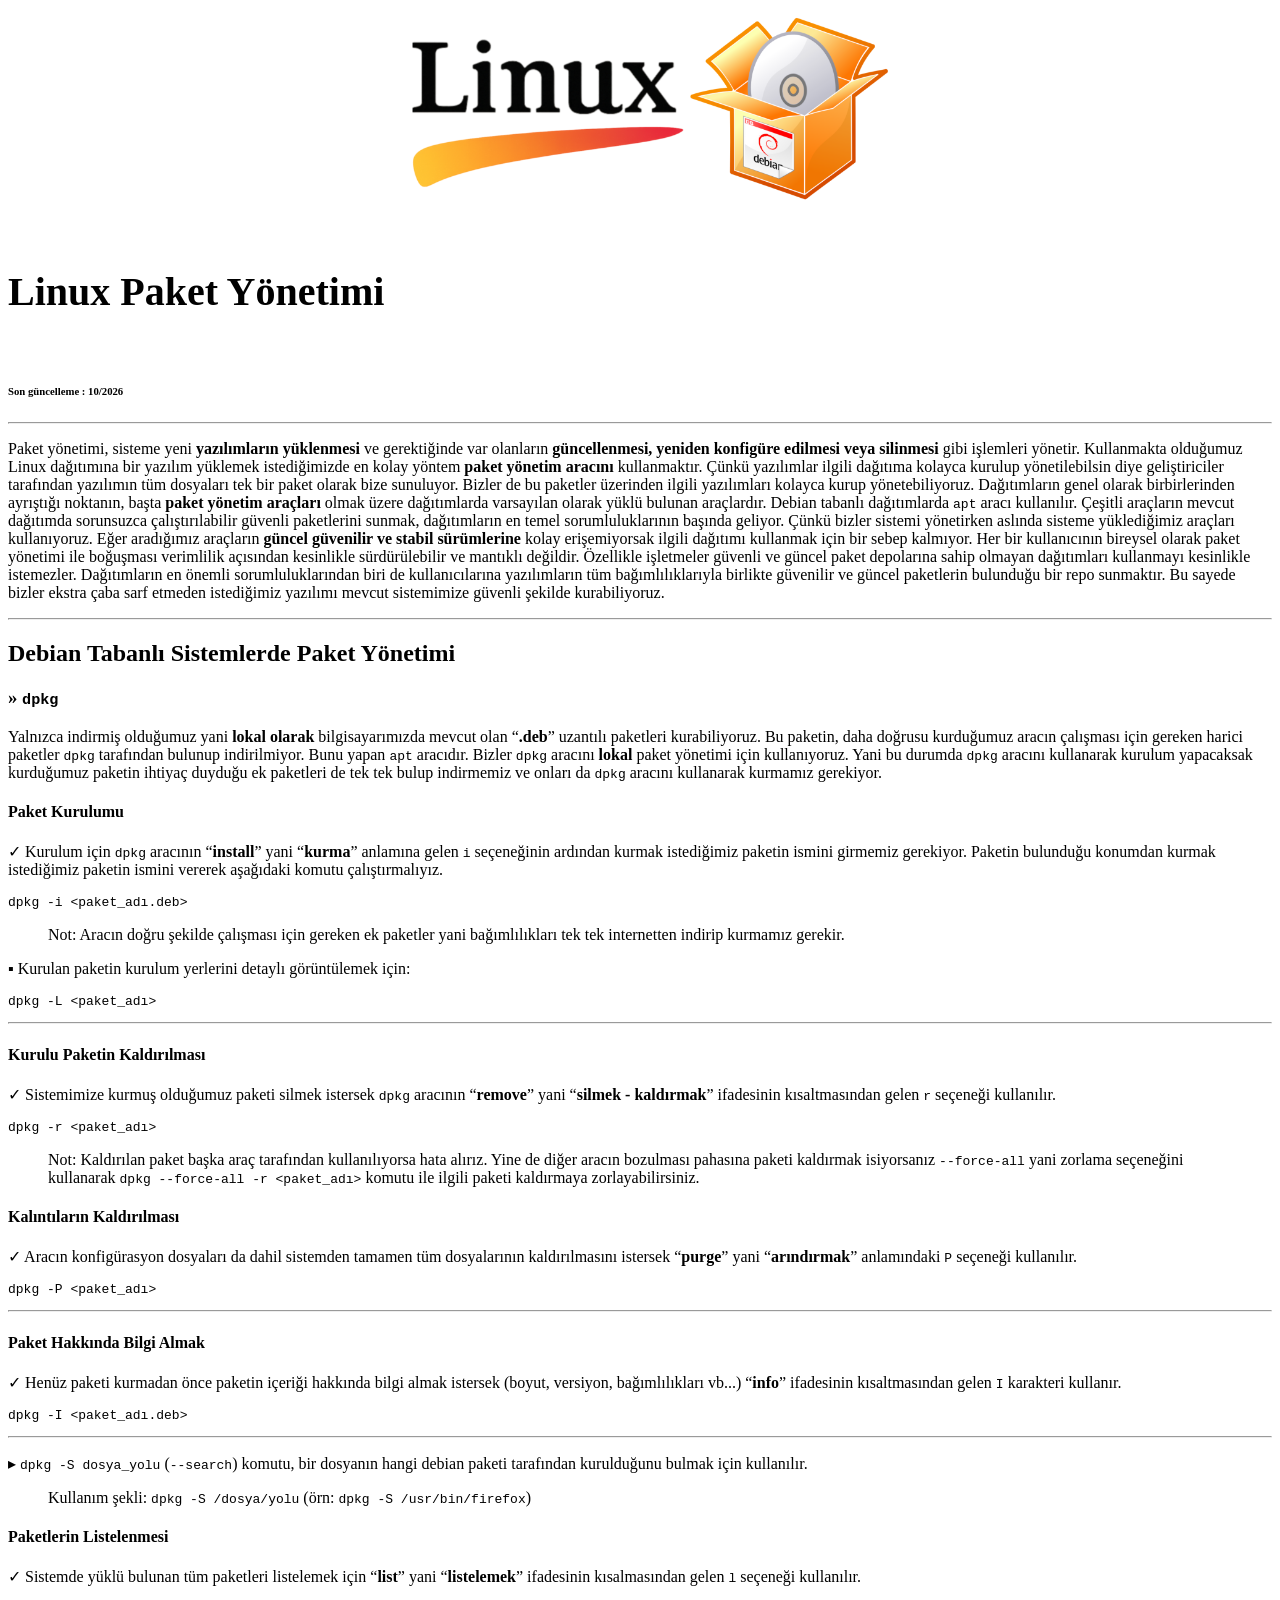
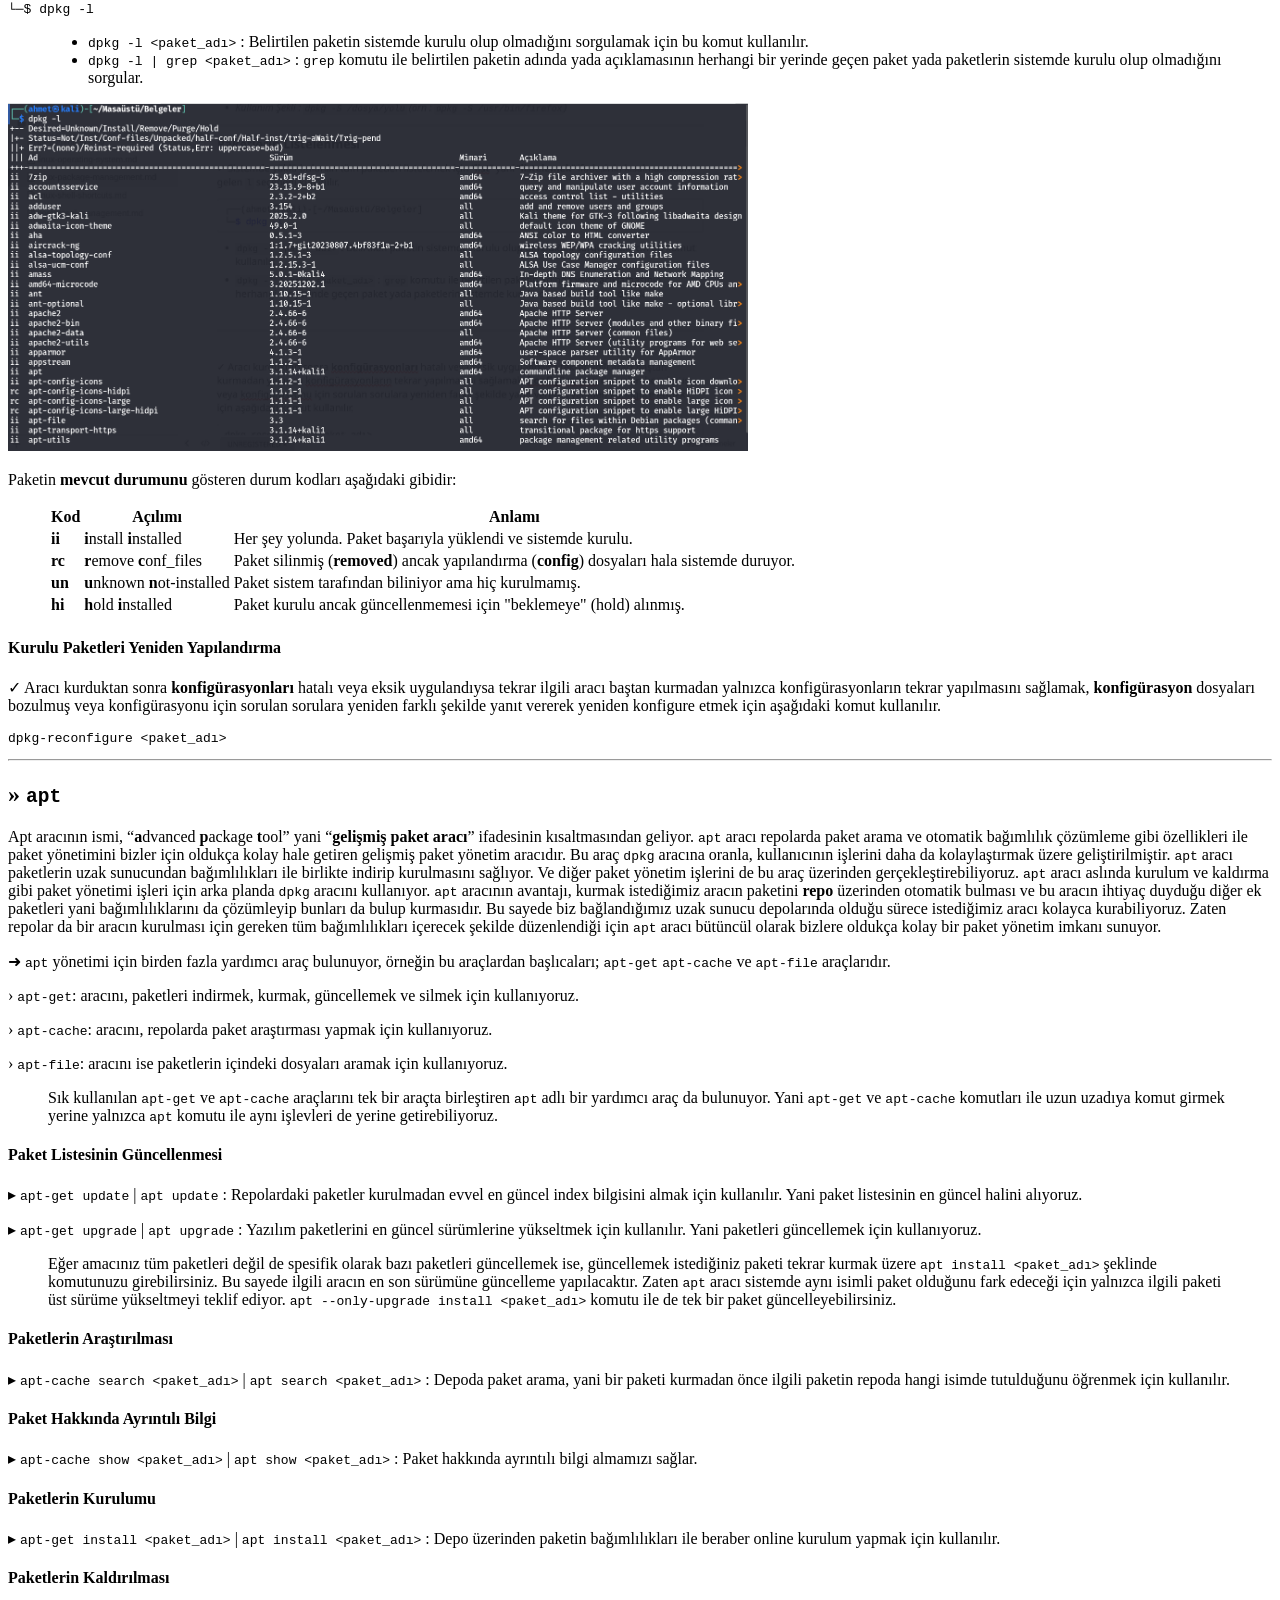
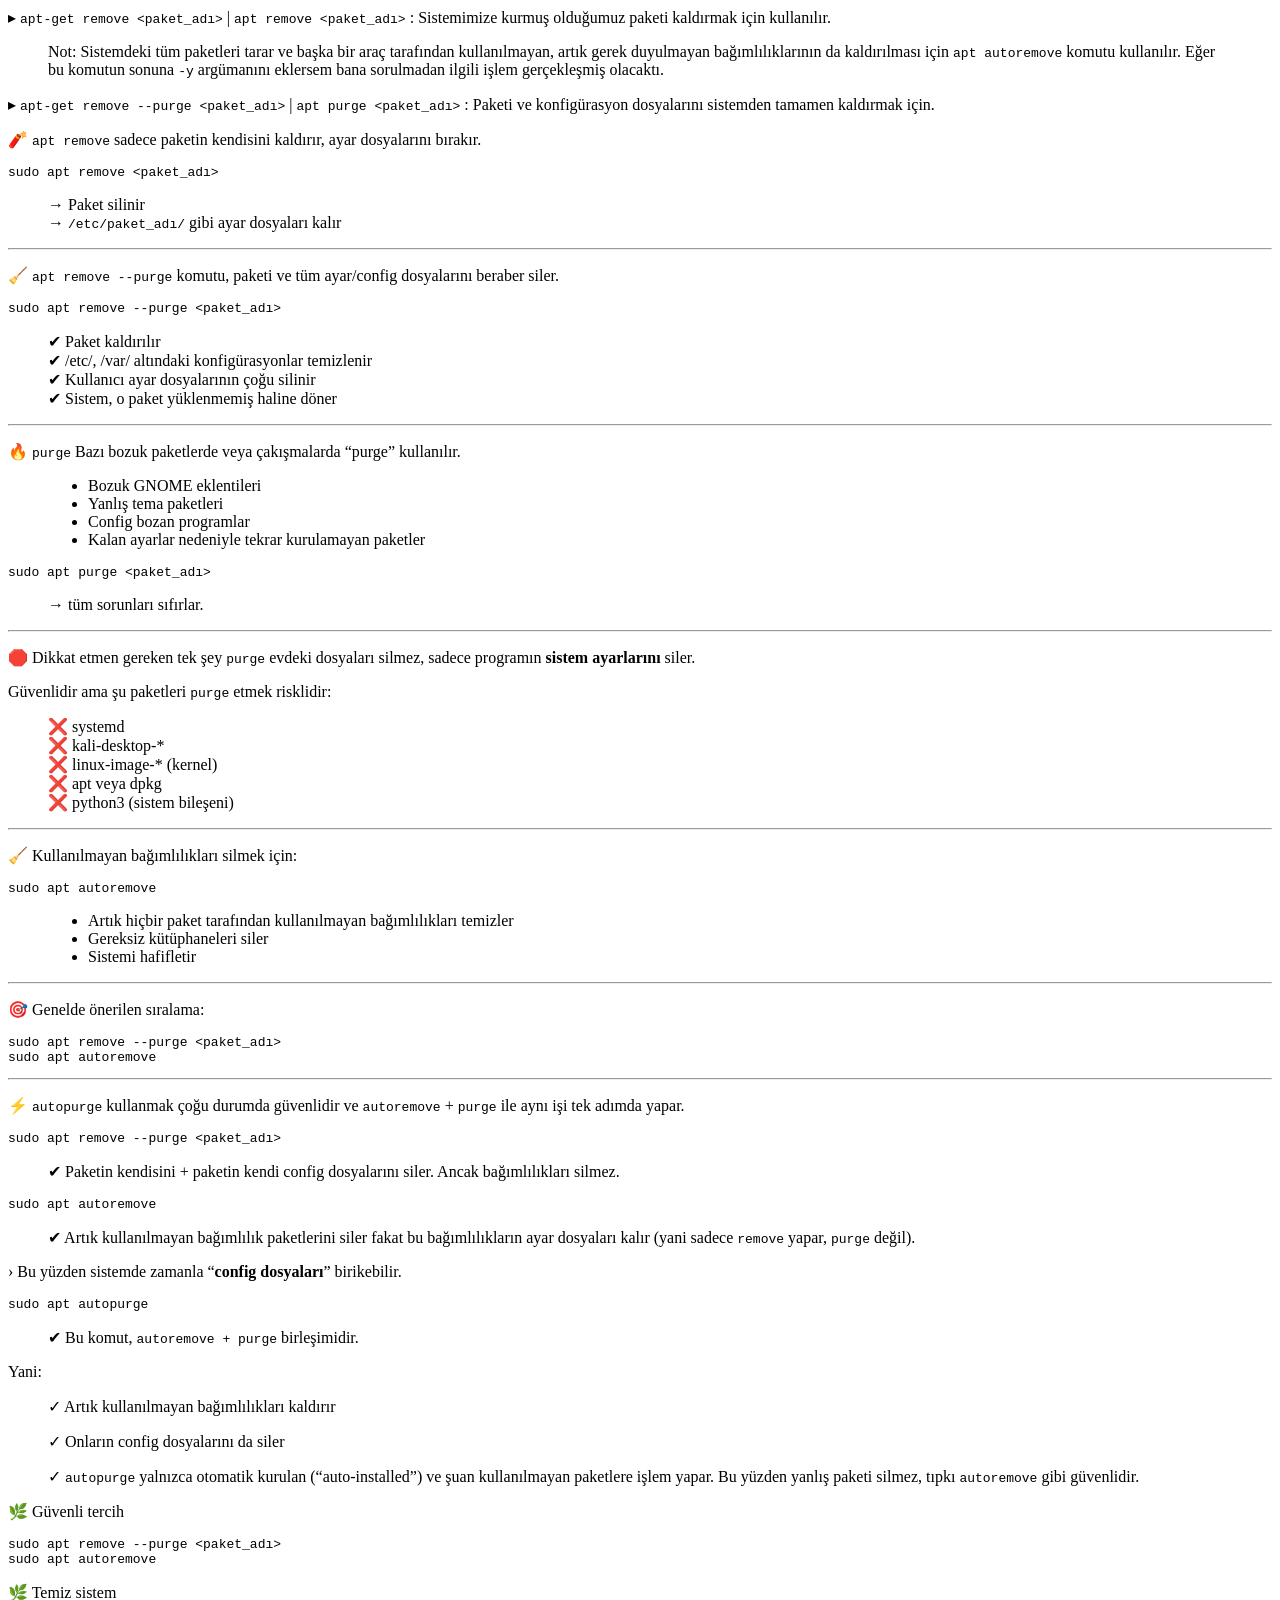
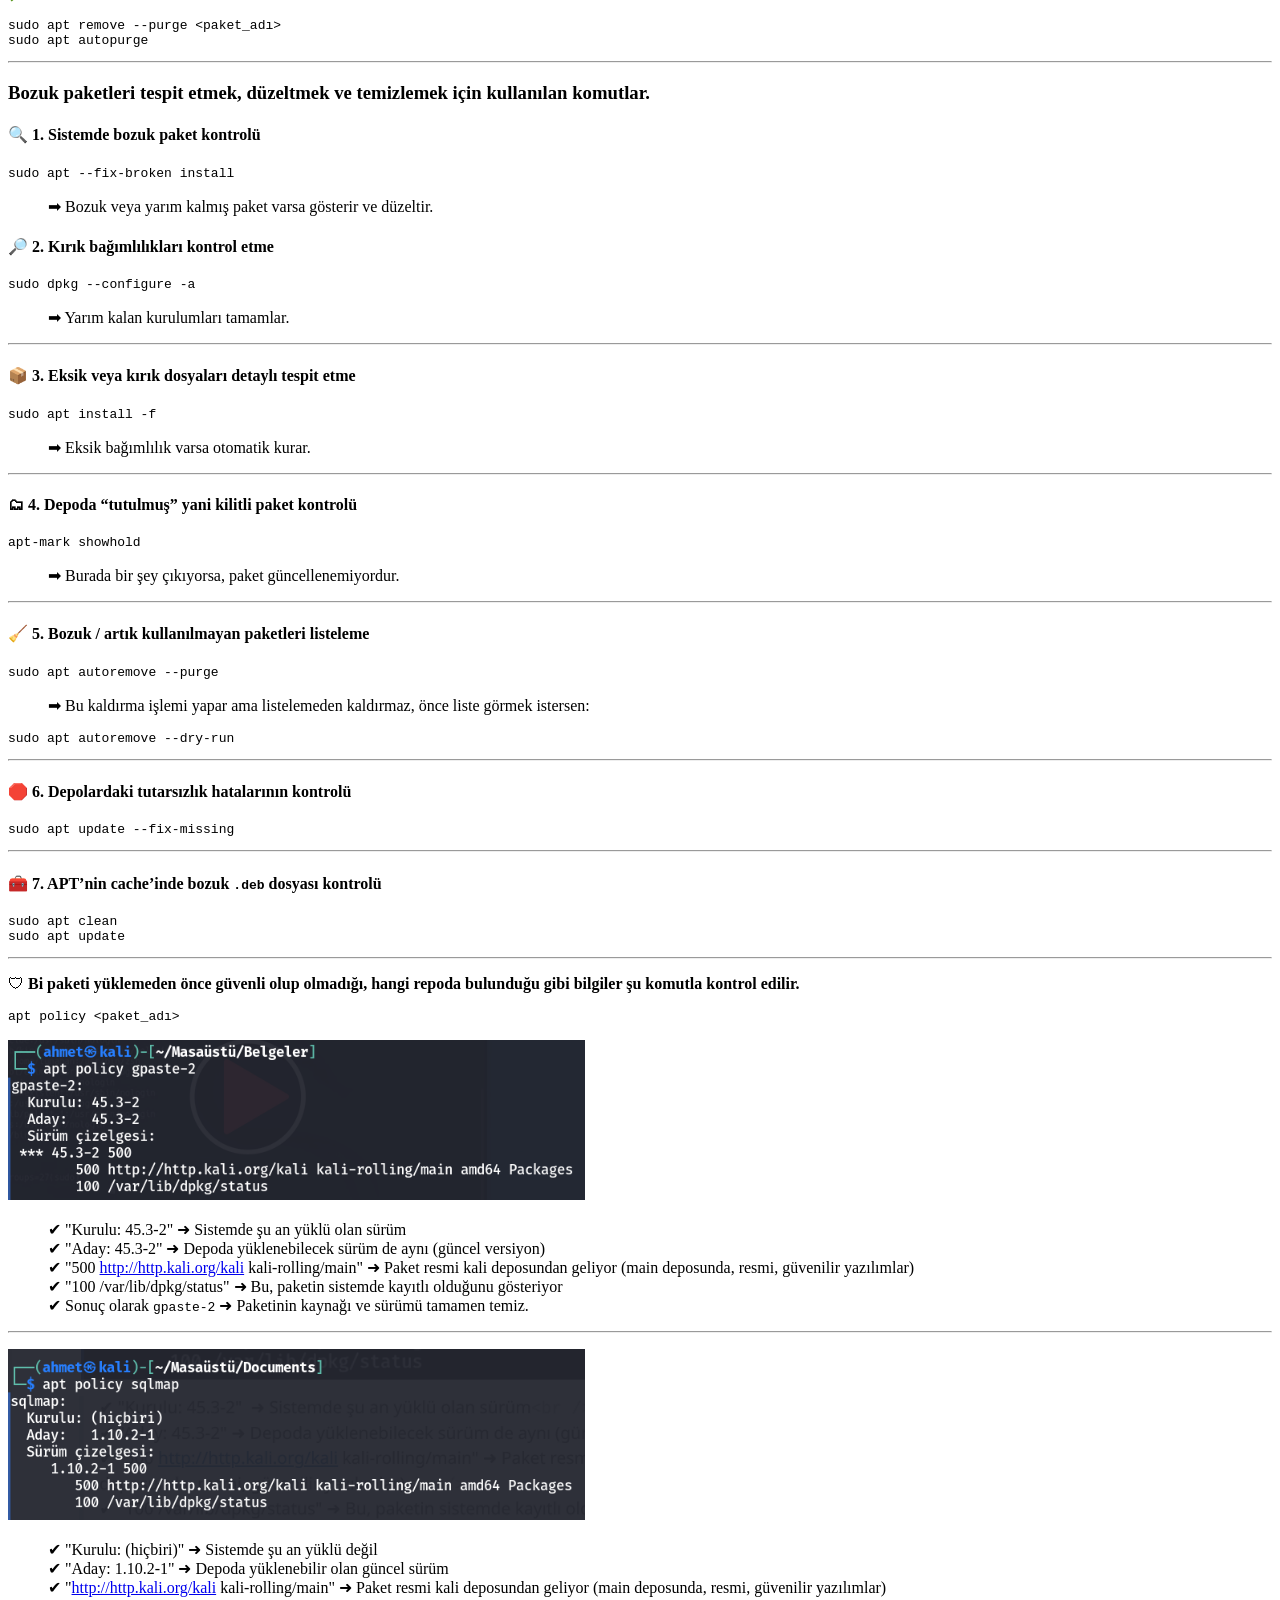
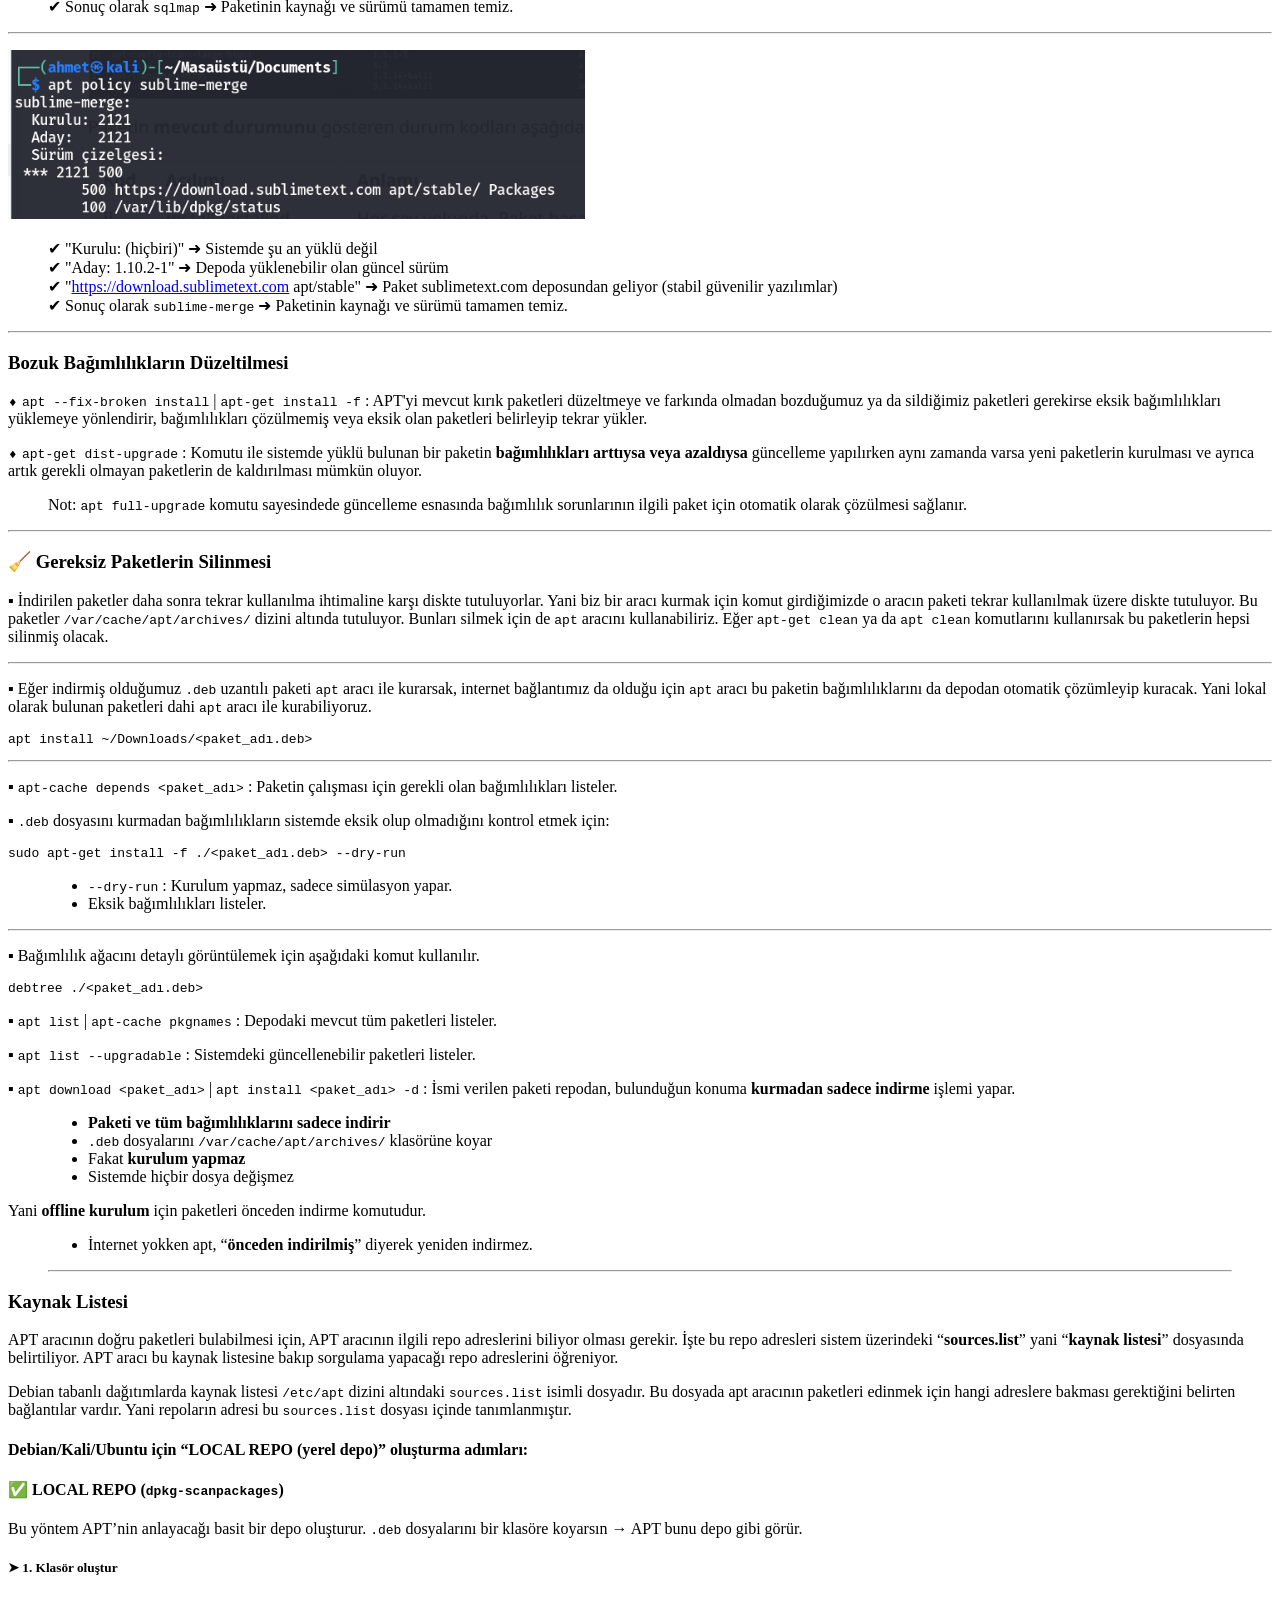
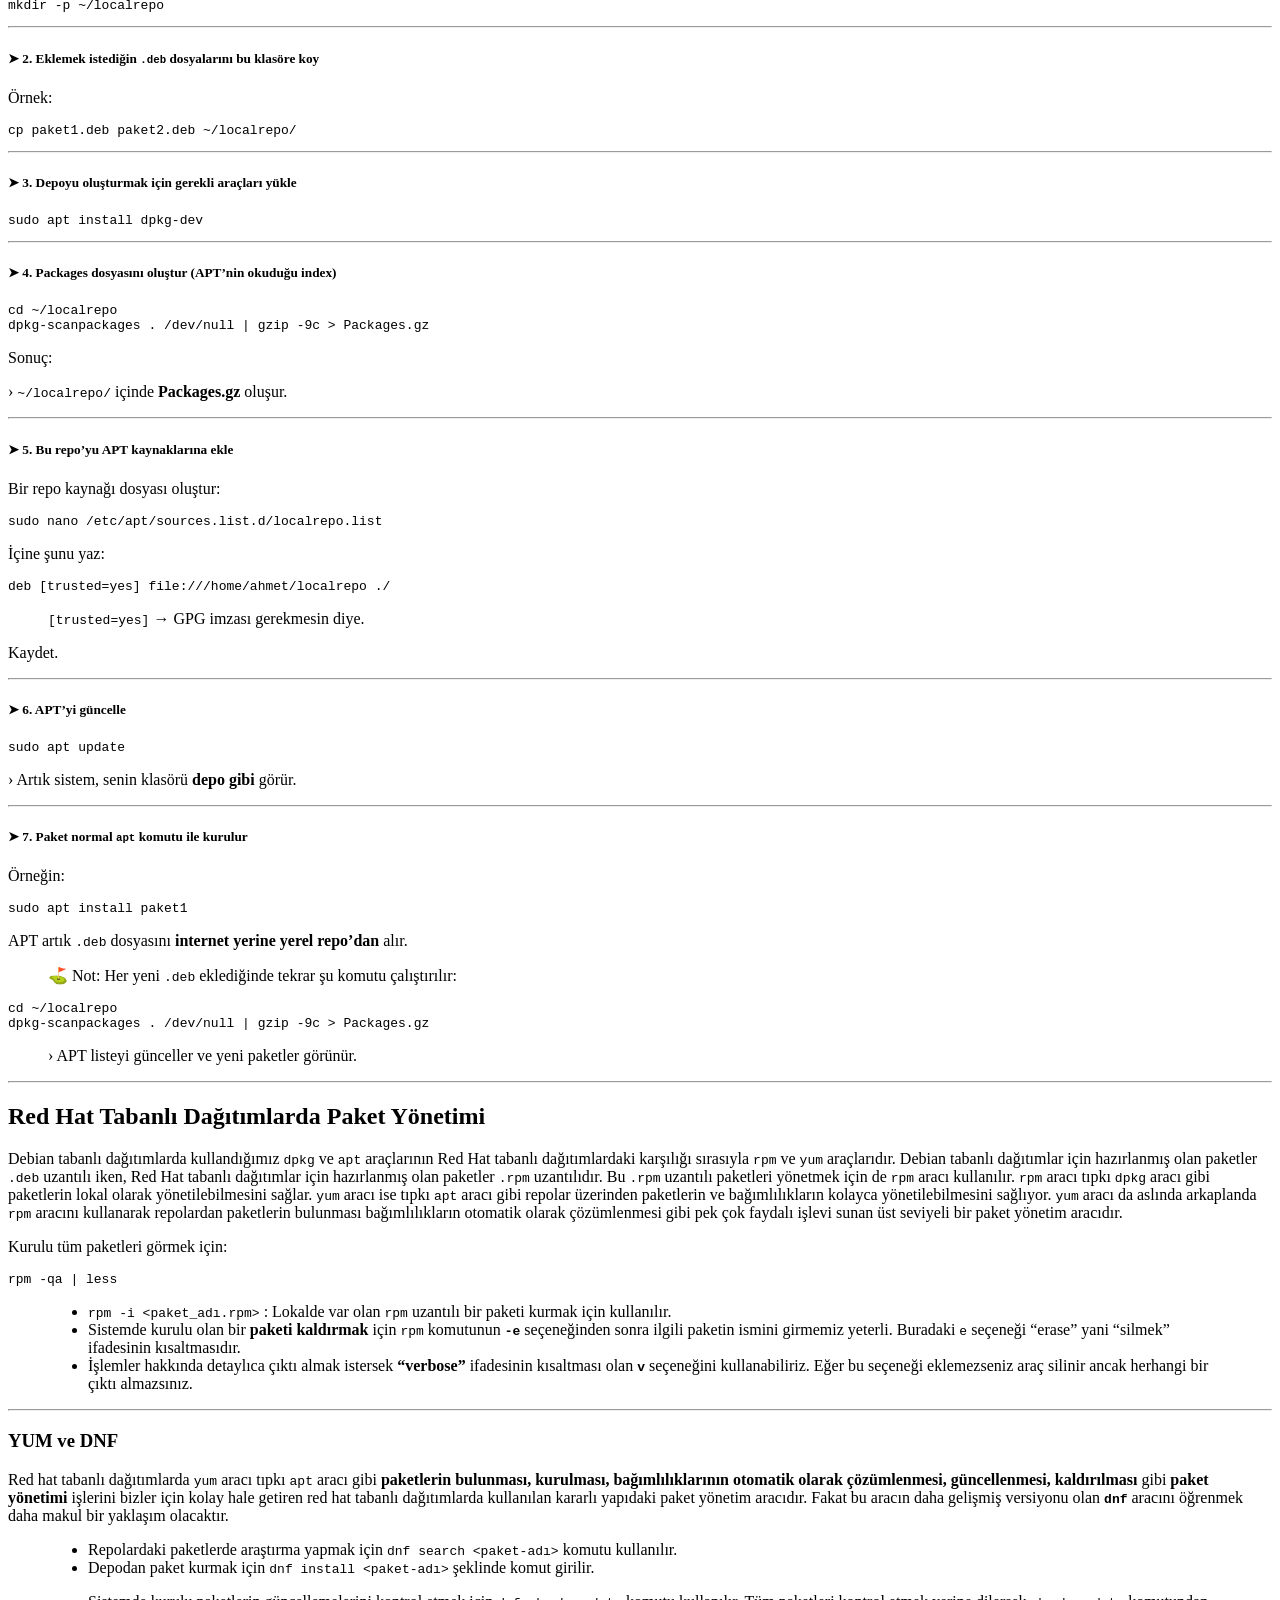
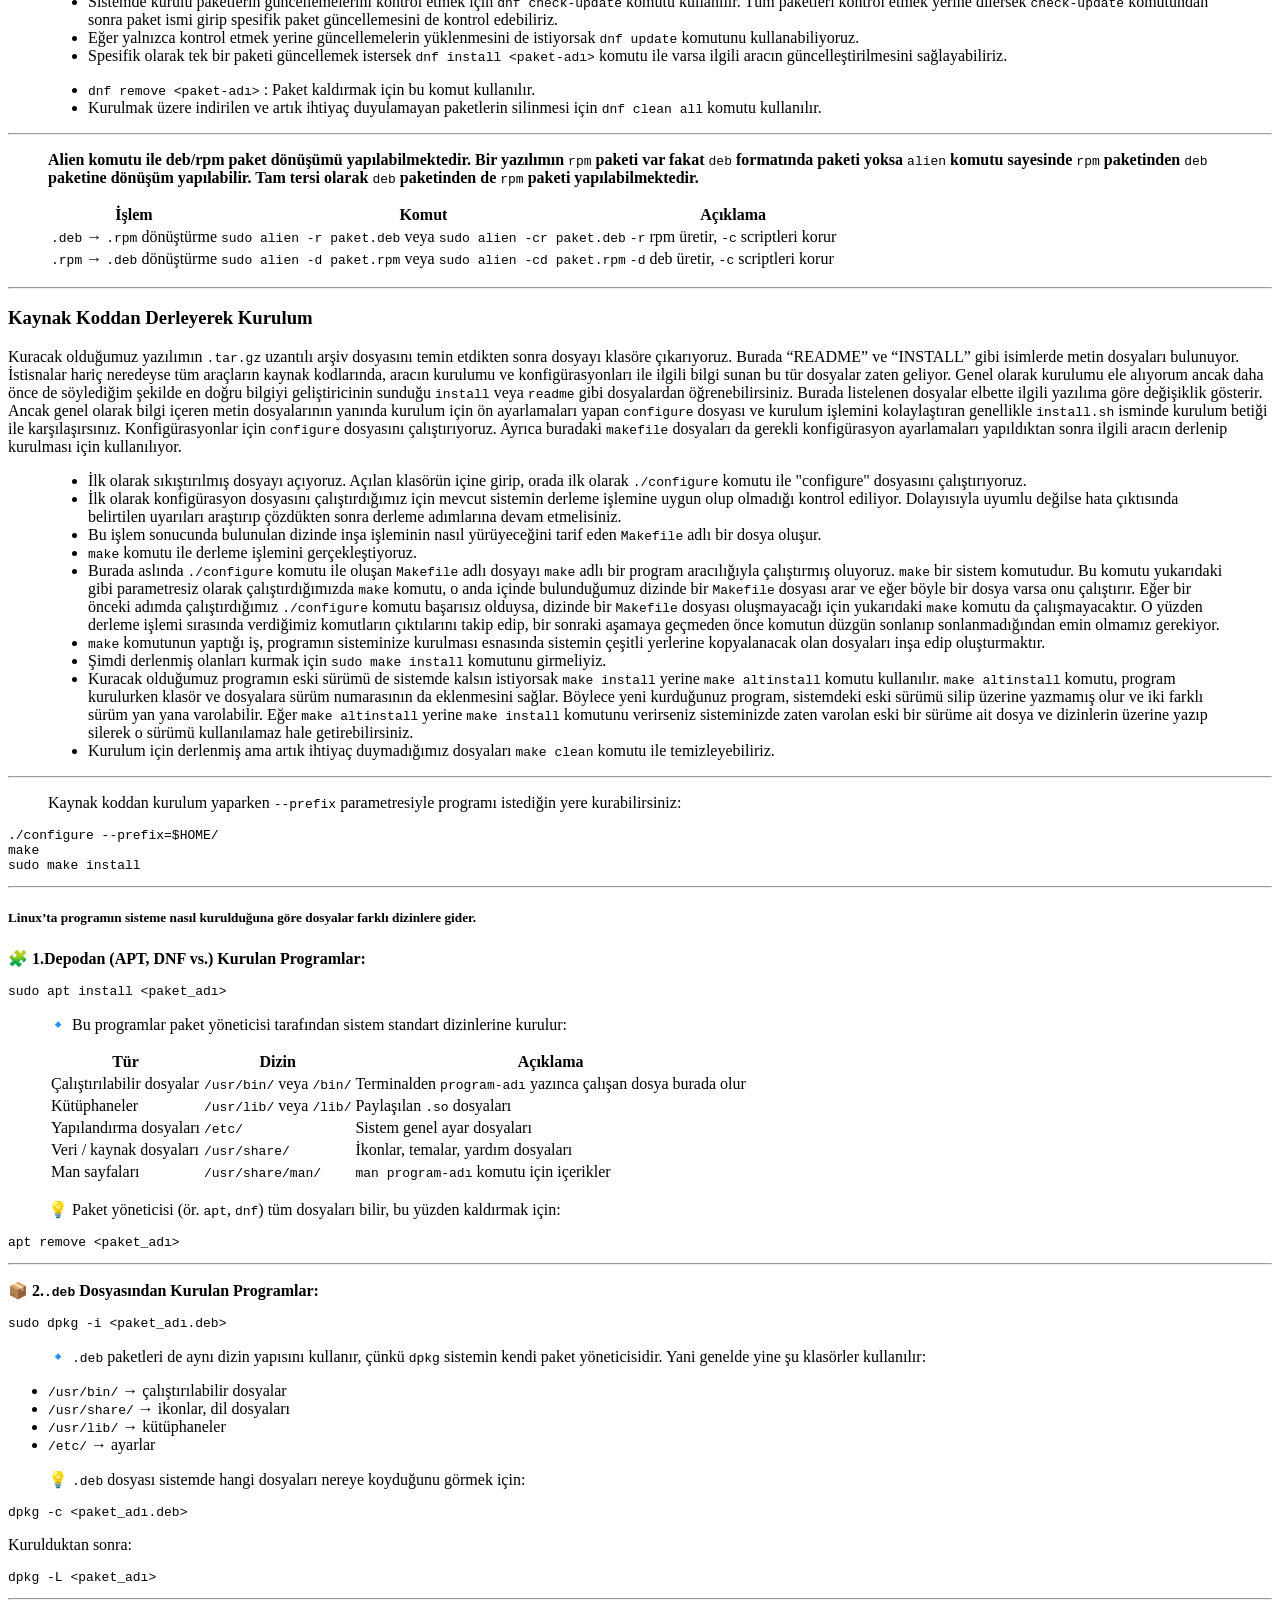
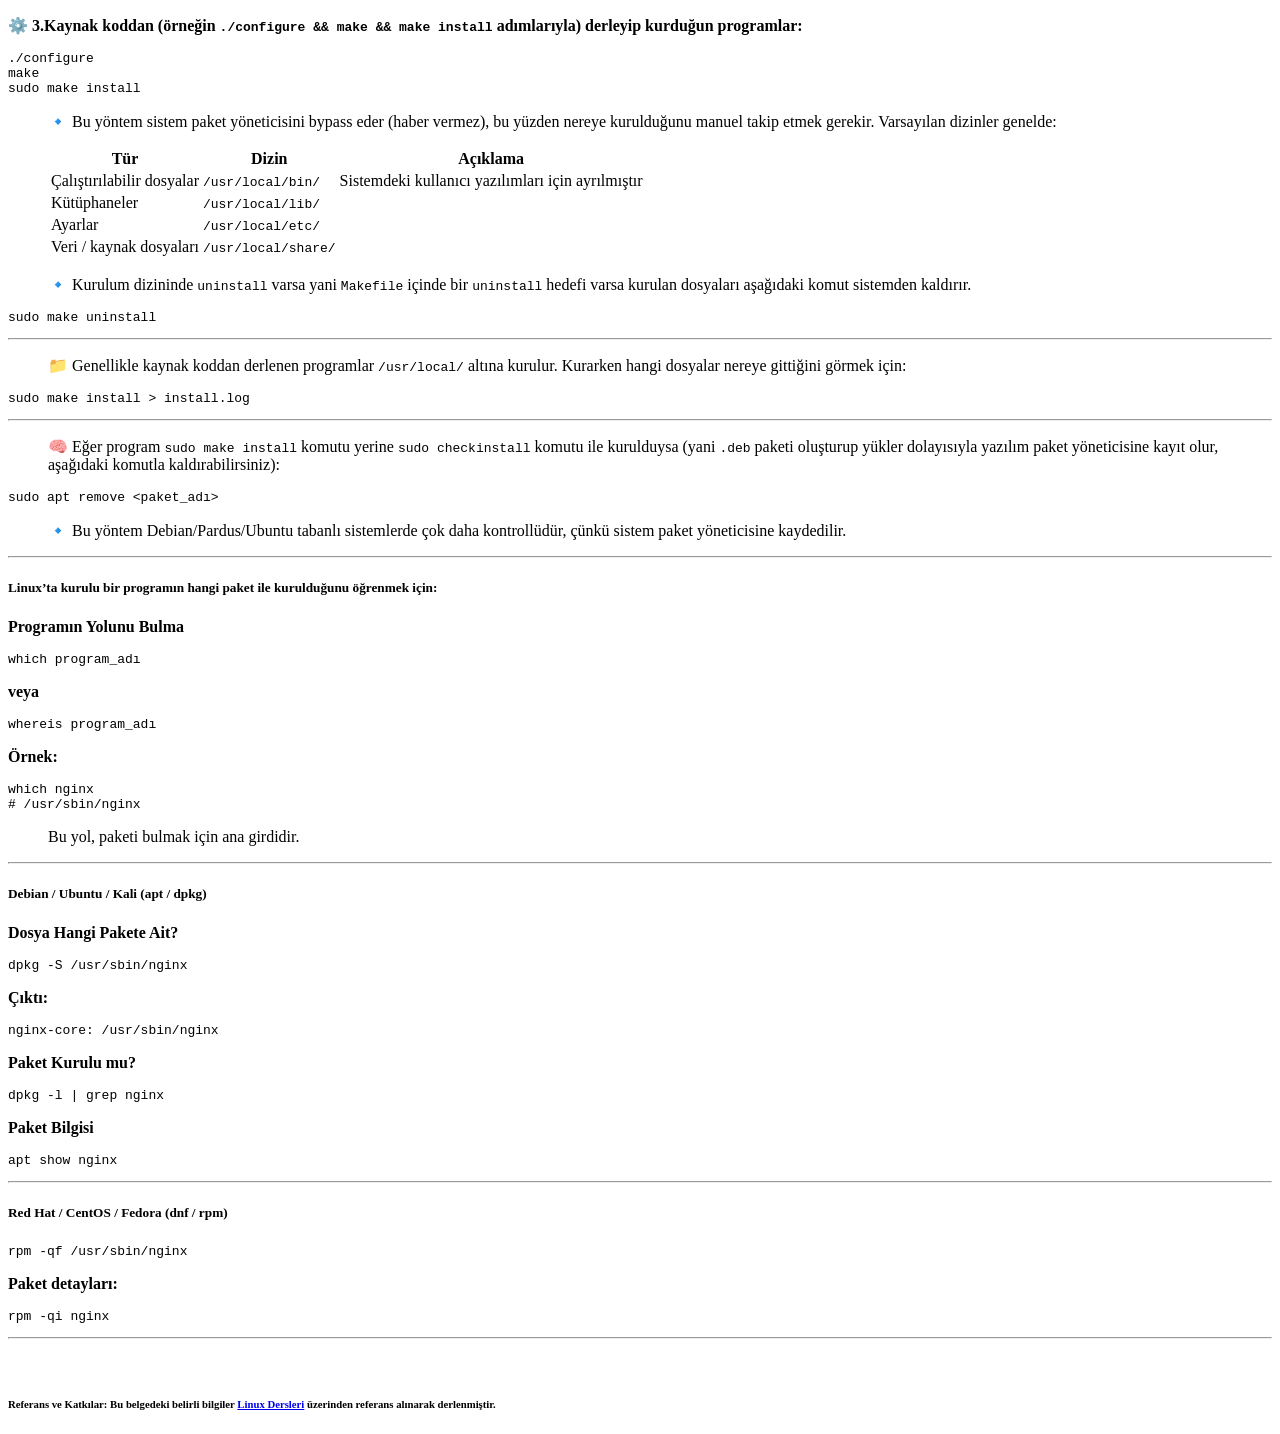
<file: html/linux-package-management.html>
<!doctype html>
<html>
<head>
<meta charset='UTF-8'><meta name='viewport' content='width=device-width initial-scale=1'>
<title>linux-package-management</title>
</head>
<body><p align="center">
  <img src="../images/linux-package.png" width="500" />
</p>
<p>&nbsp;</p>
<h1 style="font-size: 2.5rem">Linux Paket Yönetimi</h1>
<p>&nbsp;</p>
<h6 id='son-güncelleme--102026'>Son güncelleme : 10/2026</h6>
<hr />
<p>Paket yönetimi, sisteme yeni <strong>yazılımların yüklenmesi</strong> ve gerektiğinde var olanların <strong>güncellenmesi, yeniden konfigüre edilmesi veya silinmesi</strong> gibi işlemleri yönetir. Kullanmakta olduğumuz Linux dağıtımına bir yazılım yüklemek istediğimizde en kolay yöntem <strong>paket yönetim aracını</strong> kullanmaktır. Çünkü yazılımlar ilgili dağıtıma kolayca kurulup yönetilebilsin diye geliştiriciler tarafından yazılımın tüm dosyaları tek bir paket olarak bize sunuluyor. Bizler de bu paketler üzerinden ilgili yazılımları kolayca kurup yönetebiliyoruz. Dağıtımların genel olarak birbirlerinden ayrıştığı noktanın, başta <strong>paket yönetim araçları</strong> olmak üzere dağıtımlarda varsayılan olarak yüklü bulunan araçlardır. Debian tabanlı dağıtımlarda <code>apt</code> aracı kullanılır.
Çeşitli araçların mevcut dağıtımda sorunsuzca çalıştırılabilir güvenli paketlerini sunmak, dağıtımların en temel sorumluluklarının başında geliyor. Çünkü bizler sistemi yönetirken aslında sisteme yüklediğimiz araçları kullanıyoruz. Eğer aradığımız araçların <strong>güncel güvenilir ve stabil sürümlerine</strong> kolay erişemiyorsak ilgili dağıtımı kullanmak için bir sebep kalmıyor. Her bir kullanıcının bireysel olarak paket yönetimi ile boğuşması verimlilik açısından kesinlikle sürdürülebilir ve mantıklı değildir. Özellikle işletmeler güvenli ve güncel paket depolarına sahip olmayan dağıtımları kullanmayı kesinlikle istemezler. Dağıtımların en önemli sorumluluklarından biri de kullanıcılarına yazılımların tüm bağımlılıklarıyla birlikte güvenilir ve güncel paketlerin bulunduğu bir repo sunmaktır. Bu sayede bizler ekstra çaba sarf etmeden istediğimiz yazılımı mevcut sistemimize güvenli şekilde kurabiliyoruz.</p>
<hr />
<h2 id='debian-tabanlı-sistemlerde-paket-yönetimi'>Debian Tabanlı Sistemlerde Paket Yönetimi</h2>
<h3 id='-dpkg'>» <code>dpkg</code></h3>
<p>Yalnızca indirmiş olduğumuz yani <strong>lokal olarak</strong> bilgisayarımızda mevcut olan “<strong>.deb</strong>” uzantılı paketleri kurabiliyoruz. Bu paketin, daha doğrusu kurduğumuz aracın çalışması için gereken harici paketler <code>dpkg</code> tarafından bulunup indirilmiyor. Bunu yapan <code>apt</code> aracıdır. Bizler <code>dpkg</code> aracını <strong>lokal</strong> paket yönetimi için kullanıyoruz. Yani bu durumda <code>dpkg</code> aracını kullanarak kurulum yapacaksak kurduğumuz paketin ihtiyaç duyduğu ek paketleri de tek tek bulup indirmemiz ve onları da <code>dpkg</code> aracını kullanarak kurmamız gerekiyor.</p>
<h4 id='paket-kurulumu'>Paket Kurulumu</h4>
<p>✓ Kurulum için <code>dpkg</code> aracının “<strong>install</strong>” yani “<strong>kurma</strong>” anlamına gelen <code>i</code> seçeneğinin ardından kurmak istediğimiz paketin ismini girmemiz gerekiyor. Paketin bulunduğu konumdan kurmak istediğimiz paketin ismini vererek aşağıdaki komutu çalıştırmalıyız.</p>
<pre><code class='language-shell' lang='shell'>dpkg -i &lt;paket_adı.deb&gt;
</code></pre>
<blockquote><p>Not: Aracın doğru şekilde çalışması için gereken ek paketler yani bağımlılıkları tek tek internetten indirip kurmamız gerekir.</p>
</blockquote>
<p>▪ Kurulan paketin kurulum yerlerini detaylı görüntülemek için:</p>
<pre><code class='language-shell' lang='shell'>dpkg -L &lt;paket_adı&gt;
</code></pre>
<hr />
<h4 id='kurulu-paketin-kaldırılması'>Kurulu Paketin Kaldırılması</h4>
<p>✓ Sistemimize kurmuş olduğumuz paketi silmek istersek <code>dpkg</code> aracının “<strong>remove</strong>” yani “<strong>silmek - kaldırmak</strong>” ifadesinin kısaltmasından gelen <code>r</code> seçeneği kullanılır.</p>
<pre><code class='language-shell' lang='shell'>dpkg -r &lt;paket_adı&gt;
</code></pre>
<blockquote><p>Not: Kaldırılan paket başka araç tarafından kullanılıyorsa hata alırız. Yine de diğer aracın bozulması pahasına paketi kaldırmak isiyorsanız <code>--force-all</code> yani zorlama seçeneğini kullanarak <code>dpkg --force-all -r &lt;paket_adı&gt;</code> komutu ile ilgili paketi kaldırmaya zorlayabilirsiniz.</p>
</blockquote>
<h4 id='kalıntıların-kaldırılması'>Kalıntıların Kaldırılması</h4>
<p>✓ Aracın konfigürasyon dosyaları da dahil sistemden tamamen tüm dosyalarının kaldırılmasını istersek “<strong>purge</strong>” yani “<strong>arındırmak</strong>” anlamındaki <code>P</code> seçeneği kullanılır.</p>
<pre><code class='language-shell' lang='shell'>dpkg -P &lt;paket_adı&gt;
</code></pre>
<hr />
<h4 id='paket-hakkında-bilgi-almak'>Paket Hakkında Bilgi Almak</h4>
<p>✓ Henüz paketi kurmadan önce paketin içeriği hakkında bilgi almak istersek (boyut, versiyon, bağımlılıkları vb...) “<strong>info</strong>” ifadesinin kısaltmasından gelen <code>I</code> karakteri kullanır.</p>
<pre><code class='language-shell' lang='shell'>dpkg -I &lt;paket_adı.deb&gt;
</code></pre>
<hr />
<p>▸ <code>dpkg -S dosya_yolu</code> (<code>--search</code>) komutu, bir dosyanın hangi debian paketi tarafından kurulduğunu bulmak için kullanılır.</p>
<blockquote><p>Kullanım şekli: <code>dpkg -S /dosya/yolu</code> (örn: <code>dpkg -S /usr/bin/firefox</code>)</p>
</blockquote>
<h4 id='paketlerin-listelenmesi'>Paketlerin Listelenmesi</h4>
<p>✓ Sistemde yüklü bulunan tüm paketleri listelemek için “<strong>list</strong>” yani “<strong>listelemek</strong>” ifadesinin kısalmasından gelen <code>l</code> seçeneği kullanılır.</p>
<pre><code class='language-shell' lang='shell'>└─$ dpkg -l
</code></pre>
<blockquote><ul>
<li><code>dpkg -l &lt;paket_adı&gt;</code> : Belirtilen paketin sistemde kurulu olup olmadığını sorgulamak için bu komut kullanılır.</li>
<li><code>dpkg -l | grep &lt;paket_adı&gt;</code> : <code>grep</code> komutu ile belirtilen paketin adında yada açıklamasının herhangi bir yerinde geçen paket yada paketlerin sistemde kurulu olup olmadığını sorgular.</li>

</ul>
</blockquote>
<p><img src="../images/dpkg-l.png" width="740" /></p>
<p>Paketin <strong>mevcut durumunu</strong> gösteren durum kodları aşağıdaki gibidir:</p>
<figure class='table-figure'><table>
<thead>
<tr><th><strong>Kod</strong></th><th><strong>Açılımı</strong></th><th><strong>Anlamı</strong></th></tr></thead>
<tbody><tr><td><strong>ii</strong></td><td><strong>i</strong>nstall <strong>i</strong>nstalled</td><td>Her şey yolunda. Paket başarıyla yüklendi ve sistemde kurulu.</td></tr><tr><td><strong>rc</strong></td><td><strong>r</strong>emove <strong>c</strong>onf_files</td><td>Paket silinmiş (<strong>removed</strong>) ancak yapılandırma (<strong>config</strong>) dosyaları hala sistemde duruyor.</td></tr><tr><td><strong>un</strong></td><td><strong>u</strong>nknown <strong>n</strong>ot-installed</td><td>Paket sistem tarafından biliniyor ama hiç kurulmamış.</td></tr><tr><td><strong>hi</strong></td><td><strong>h</strong>old <strong>i</strong>nstalled</td><td>Paket kurulu ancak güncellenmemesi için &quot;beklemeye&quot; (hold) alınmış.</td></tr></tbody>
</table></figure>
<h4 id='kurulu-paketleri-yeniden-yapılandırma'>Kurulu Paketleri Yeniden Yapılandırma</h4>
<p>✓ Aracı kurduktan sonra <strong>konfigürasyonları</strong> hatalı veya eksik uygulandıysa tekrar ilgili aracı baştan kurmadan yalnızca konfigürasyonların tekrar yapılmasını sağlamak, <strong>konfigürasyon</strong> dosyaları bozulmuş veya konfigürasyonu için sorulan sorulara yeniden farklı şekilde yanıt vererek yeniden konfigure etmek için aşağıdaki komut kullanılır.</p>
<pre><code class='language-shell' lang='shell'>dpkg-reconfigure &lt;paket_adı&gt;
</code></pre>
<hr />
<h2 id='-apt'>» <code>apt</code></h2>
<p>Apt aracının ismi, “<strong>a</strong>dvanced <strong>p</strong>ackage <strong>t</strong>ool” yani “<strong>gelişmiş paket aracı</strong>” ifadesinin kısaltmasından geliyor. <code>apt</code> aracı repolarda paket arama ve otomatik bağımlılık çözümleme gibi özellikleri ile paket yönetimini bizler için oldukça kolay hale getiren gelişmiş paket yönetim aracıdır. Bu araç <code>dpkg</code> aracına oranla, kullanıcının işlerini daha da kolaylaştırmak üzere geliştirilmiştir. <code>apt</code> aracı paketlerin uzak sunucundan bağımlılıkları ile birlikte indirip kurulmasını sağlıyor. Ve diğer paket yönetim işlerini de bu araç üzerinden gerçekleştirebiliyoruz. <code>apt</code> aracı aslında kurulum ve kaldırma gibi paket yönetimi işleri için arka planda <code>dpkg</code> aracını kullanıyor. <code>apt</code> aracının avantajı, kurmak istediğimiz aracın paketini <strong>repo</strong> üzerinden otomatik bulması ve bu aracın ihtiyaç duyduğu diğer ek paketleri yani bağımlılıklarını da çözümleyip bunları da bulup kurmasıdır. Bu sayede biz bağlandığımız uzak sunucu depolarında olduğu sürece istediğimiz aracı kolayca kurabiliyoruz. Zaten repolar da bir aracın kurulması için gereken tüm bağımlılıkları içerecek şekilde düzenlendiği için <code>apt</code> aracı bütüncül olarak bizlere oldukça kolay bir paket yönetim imkanı sunuyor.</p>
<p>➜ <code>apt</code> yönetimi için birden fazla yardımcı araç bulunuyor, örneğin bu araçlardan başlıcaları; <code>apt-get</code> <code>apt-cache</code> ve <code>apt-file</code> araçlarıdır.</p>
<p>› <code>apt-get</code>: aracını, paketleri indirmek, kurmak, güncellemek ve silmek için kullanıyoruz.</p>
<p>› <code>apt-cache</code>: aracını, repolarda paket araştırması yapmak için kullanıyoruz.</p>
<p>› <code>apt-file</code>: aracını ise paketlerin içindeki dosyaları aramak için kullanıyoruz.</p>
<blockquote><p>Sık kullanılan <code>apt-get</code> ve <code>apt-cache</code> araçlarını tek bir araçta birleştiren <code>apt</code> adlı bir yardımcı araç da bulunuyor. Yani <code>apt-get</code> ve <code>apt-cache</code> komutları ile uzun uzadıya komut girmek yerine yalnızca <code>apt</code> komutu ile aynı işlevleri de yerine getirebiliyoruz.</p>
</blockquote>
<h4 id='paket-listesinin-güncellenmesi'>Paket Listesinin Güncellenmesi</h4>
<p>▸ <code>apt-get update</code> | <code>apt update</code> : Repolardaki paketler kurulmadan evvel en güncel index bilgisini almak için kullanılır. Yani paket listesinin en güncel halini alıyoruz.</p>
<p>▸ <code>apt-get upgrade</code> | <code>apt upgrade</code> : Yazılım paketlerini en güncel sürümlerine yükseltmek için kullanılır. Yani paketleri güncellemek için kullanıyoruz.</p>
<blockquote><p>Eğer amacınız tüm paketleri değil de spesifik olarak bazı paketleri güncellemek ise, güncellemek istediğiniz paketi tekrar kurmak üzere <code>apt install &lt;paket_adı&gt;</code> şeklinde komutunuzu girebilirsiniz. Bu sayede ilgili aracın en son sürümüne güncelleme yapılacaktır. Zaten <code>apt</code> aracı sistemde aynı isimli paket olduğunu fark edeceği için yalnızca ilgili paketi üst sürüme yükseltmeyi teklif ediyor. <code>apt --only-upgrade install &lt;paket_adı&gt;</code> komutu ile de tek bir paket güncelleyebilirsiniz.</p>
</blockquote>
<h4 id='paketlerin-araştırılması'>Paketlerin Araştırılması</h4>
<p>▸ <code>apt-cache search &lt;paket_adı&gt;</code> | <code>apt search &lt;paket_adı&gt;</code> : Depoda paket arama, yani bir paketi kurmadan önce ilgili paketin repoda hangi isimde tutulduğunu öğrenmek için kullanılır.</p>
<h4 id='paket-hakkında-ayrıntılı-bilgi'>Paket Hakkında Ayrıntılı Bilgi</h4>
<p>▸ <code>apt-cache show &lt;paket_adı&gt;</code> | <code>apt show &lt;paket_adı&gt;</code> : Paket hakkında ayrıntılı bilgi almamızı sağlar.</p>
<h4 id='paketlerin-kurulumu'>Paketlerin Kurulumu</h4>
<p>▸ <code>apt-get install &lt;paket_adı&gt;</code> | <code>apt install &lt;paket_adı&gt;</code> : Depo üzerinden paketin bağımlılıkları ile beraber online kurulum yapmak için kullanılır.</p>
<h4 id='paketlerin-kaldırılması'>Paketlerin Kaldırılması</h4>
<p>▸ <code>apt-get remove &lt;paket_adı&gt;</code> | <code>apt remove &lt;paket_adı&gt;</code> : Sistemimize kurmuş olduğumuz paketi kaldırmak için kullanılır.</p>
<blockquote><p>Not: Sistemdeki tüm paketleri tarar ve başka bir araç tarafından kullanılmayan, artık gerek duyulmayan bağımlılıklarının da kaldırılması için <code>apt autoremove</code> komutu kullanılır. Eğer bu komutun sonuna <code>-y</code> argümanını eklersem bana sorulmadan ilgili işlem gerçekleşmiş olacaktı.</p>
</blockquote>
<p>▸ <code>apt-get remove --purge &lt;paket_adı&gt;</code> | <code>apt purge &lt;paket_adı&gt;</code> : Paketi ve konfigürasyon dosyalarını sistemden tamamen kaldırmak için.</p>
<p>🧨 <code>apt remove</code> sadece paketin kendisini kaldırır, ayar dosyalarını bırakır.</p>
<pre><code class='language-shell' lang='shell'>sudo apt remove &lt;paket_adı&gt;
</code></pre>
<blockquote><p>→ Paket silinir<br />→ <code>/etc/paket_adı/</code> gibi ayar dosyaları kalır</p>
</blockquote>
<hr />
<p>🧹 <code>apt remove --purge</code> komutu, paketi ve tüm ayar/config dosyalarını beraber siler.</p>
<pre><code class='language-shell' lang='shell'>sudo apt remove --purge &lt;paket_adı&gt;
</code></pre>
<blockquote><p>✔ Paket kaldırılır<br />✔ /etc/, /var/ altındaki konfigürasyonlar temizlenir<br />✔ Kullanıcı ayar dosyalarının çoğu silinir<br />✔ Sistem, o paket yüklenmemiş haline döner</p>
</blockquote>
<hr />
<p>🔥 <code>purge</code> Bazı bozuk paketlerde veya çakışmalarda “purge” kullanılır.</p>
<blockquote><ul>
<li>Bozuk GNOME eklentileri</li>
<li>Yanlış tema paketleri</li>
<li>Config bozan programlar</li>
<li>Kalan ayarlar nedeniyle tekrar kurulamayan paketler</li>

</ul>
</blockquote>
<pre><code class='language-shell' lang='shell'>sudo apt purge &lt;paket_adı&gt;
</code></pre>
<blockquote><p>→ tüm sorunları sıfırlar.</p>
</blockquote>
<hr />
<p>🛑 Dikkat etmen gereken tek şey <code>purge</code> evdeki dosyaları silmez, sadece programın <strong>sistem ayarlarını</strong> siler.</p>
<p>Güvenlidir ama şu paketleri <code>purge</code> etmek risklidir:</p>
<blockquote><p>❌ systemd<br />❌ kali-desktop-*<br />❌ linux-image-* (kernel)<br />❌ apt veya dpkg<br />❌ python3 (sistem bileşeni)</p>
</blockquote>
<hr />
<p>🧹 Kullanılmayan bağımlılıkları silmek için:</p>
<pre><code class='language-shell' lang='shell'>sudo apt autoremove
</code></pre>
<blockquote><ul>
<li>Artık hiçbir paket tarafından kullanılmayan bağımlılıkları temizler</li>
<li>Gereksiz kütüphaneleri siler</li>
<li>Sistemi hafifletir</li>

</ul>
</blockquote>
<hr />
<p>🎯 Genelde önerilen sıralama:</p>
<pre><code class='language-shell' lang='shell'>sudo apt remove --purge &lt;paket_adı&gt;
sudo apt autoremove
</code></pre>
<hr />
<p>⚡ <code>autopurge</code> kullanmak çoğu durumda güvenlidir ve <code>autoremove</code> + <code>purge</code> ile aynı işi tek adımda yapar.</p>
<pre><code class='language-shell' lang='shell'>sudo apt remove --purge &lt;paket_adı&gt;
</code></pre>
<blockquote><p>✔ Paketin kendisini + paketin kendi config dosyalarını siler.  Ancak bağımlılıkları silmez.</p>
</blockquote>
<pre><code class='language-shell' lang='shell'>sudo apt autoremove
</code></pre>
<blockquote><p>✔ Artık kullanılmayan bağımlılık paketlerini siler fakat bu bağımlılıkların ayar dosyaları kalır (yani sadece <code>remove</code> yapar, <code>purge</code> değil).</p>
</blockquote>
<p>› Bu yüzden sistemde zamanla “<strong>config dosyaları</strong>” birikebilir.</p>
<pre><code class='language-shell' lang='shell'>sudo apt autopurge
</code></pre>
<blockquote><p>✔ Bu komut, <code>autoremove + purge</code> birleşimidir.</p>
</blockquote>
<p>Yani:</p>
<blockquote><p>✓ Artık kullanılmayan bağımlılıkları kaldırır</p>
<p>✓ Onların config dosyalarını da siler</p>
<p>✓ <code>autopurge</code> yalnızca otomatik kurulan (“auto-installed”) ve şuan kullanılmayan paketlere işlem yapar. Bu yüzden yanlış paketi silmez, tıpkı <code>autoremove</code> gibi güvenlidir.</p>
</blockquote>
<p>🌿 Güvenli tercih</p>
<pre><code class='language-shell' lang='shell'>sudo apt remove --purge &lt;paket_adı&gt;
sudo apt autoremove
</code></pre>
<p>🌿 Temiz sistem</p>
<pre><code class='language-shell' lang='shell'>sudo apt remove --purge &lt;paket_adı&gt;
sudo apt autopurge
</code></pre>
<hr />
<h3 id='bozuk-paketleri-tespit-etmek-düzeltmek-ve-temizlemek-için-kullanılan-komutlar'>Bozuk paketleri tespit etmek, düzeltmek ve temizlemek için kullanılan komutlar.</h3>
<h4 id='🔍-1-sistemde-bozuk-paket-kontrolü'>🔍 1. Sistemde bozuk paket kontrolü</h4>
<pre><code class='language-shell' lang='shell'>sudo apt --fix-broken install
</code></pre>
<blockquote><p>➡ Bozuk veya yarım kalmış paket varsa gösterir ve düzeltir.</p>
</blockquote>
<h4 id='🔎-2-kırık-bağımlılıkları-kontrol-etme'>🔎 2. Kırık bağımlılıkları kontrol etme</h4>
<pre><code class='language-shell' lang='shell'>sudo dpkg --configure -a
</code></pre>
<blockquote><p>➡ Yarım kalan kurulumları tamamlar.</p>
</blockquote>
<hr />
<h4 id='📦-3-eksik-veya-kırık-dosyaları-detaylı-tespit-etme'>📦 3. Eksik veya kırık dosyaları detaylı tespit etme</h4>
<pre><code class='language-shell' lang='shell'>sudo apt install -f
</code></pre>
<blockquote><p>➡ Eksik bağımlılık varsa otomatik kurar.</p>
</blockquote>
<hr />
<h4 id='🗂-4-depoda-tutulmuş-yani-kilitli-paket-kontrolü'>🗂 4. Depoda “tutulmuş” yani kilitli paket kontrolü</h4>
<pre><code class='language-shell' lang='shell'>apt-mark showhold
</code></pre>
<blockquote><p>➡ Burada bir şey çıkıyorsa, paket güncellenemiyordur.</p>
</blockquote>
<hr />
<h4 id='🧹-5-bozuk--artık-kullanılmayan-paketleri-listeleme'>🧹 5. Bozuk / artık kullanılmayan paketleri listeleme</h4>
<pre><code class='language-shell' lang='shell'>sudo apt autoremove --purge
</code></pre>
<blockquote><p>➡ Bu kaldırma işlemi yapar ama listelemeden kaldırmaz, önce liste görmek istersen:</p>
</blockquote>
<pre><code class='language-shell' lang='shell'>sudo apt autoremove --dry-run
</code></pre>
<hr />
<h4 id='🛑-6-depolardaki-tutarsızlık-hatalarının-kontrolü'>🛑 6. Depolardaki tutarsızlık hatalarının kontrolü</h4>
<pre><code class='language-shell' lang='shell'>sudo apt update --fix-missing
</code></pre>
<hr />
<h4 id='🧰-7-aptnin-cacheinde-bozuk-deb-dosyası-kontrolü'>🧰 7. APT’nin cache’inde bozuk <code>.deb</code> dosyası kontrolü</h4>
<pre><code class='language-shell' lang='shell'>sudo apt clean
sudo apt update
</code></pre>
<hr />
<p>🛡 <strong>Bi paketi yüklemeden önce güvenli olup olmadığı, hangi repoda bulunduğu gibi bilgiler şu komutla kontrol edilir.</strong></p>
<pre><code class='language-shell' lang='shell'>apt policy &lt;paket_adı&gt;
</code></pre>
<p><img src="../images/apt-policy.png" width="577" /></p>
<blockquote><p>✔ &quot;Kurulu: 45.3-2&quot;  ➜ Sistemde şu an yüklü olan sürüm<br />✔ &quot;Aday: 45.3-2&quot; ➜ Depoda yüklenebilecek sürüm de aynı (güncel versiyon)<br />✔ &quot;500 <a href='http://http.kali.org/kali' target='_blank' class='url'>http://http.kali.org/kali</a> kali-rolling/main&quot; ➜ Paket resmi kali deposundan geliyor (main deposunda, resmi, güvenilir yazılımlar)<br />✔ &quot;100 /var/lib/dpkg/status&quot; ➜ Bu, paketin sistemde kayıtlı olduğunu gösteriyor<br />✔ Sonuç olarak <code>gpaste-2</code> ➜ Paketinin kaynağı ve sürümü tamamen temiz.</p>
</blockquote>
<hr />
<p><img src="../images/apt-policy2.png" width="577" /></p>
<blockquote><p>✔ &quot;Kurulu: (hiçbiri)&quot;  ➜ Sistemde şu an yüklü değil<br />✔ &quot;Aday: 1.10.2-1&quot; ➜ Depoda yüklenebilir olan güncel sürüm<br />✔ &quot;<a href='http://http.kali.org/kali' target='_blank' class='url'>http://http.kali.org/kali</a> kali-rolling/main&quot; ➜ Paket resmi kali deposundan geliyor (main deposunda, resmi, güvenilir yazılımlar)<br />✔ Sonuç olarak <code>sqlmap</code> ➜ Paketinin kaynağı ve sürümü tamamen temiz.</p>
</blockquote>
<hr />
<p><img src="../images/apt-policy3.png" width="577" /></p>
<blockquote><p>✔ &quot;Kurulu: (hiçbiri)&quot;  ➜ Sistemde şu an yüklü değil<br />✔ &quot;Aday: 1.10.2-1&quot; ➜ Depoda yüklenebilir olan güncel sürüm<br />✔ &quot;<a href='https://download.sublimetext.com' target='_blank' class='url'>https://download.sublimetext.com</a> apt/stable&quot; ➜ Paket sublimetext.com deposundan geliyor (stabil güvenilir yazılımlar)<br />✔ Sonuç olarak <code>sublime-merge</code> ➜ Paketinin kaynağı ve sürümü tamamen temiz.</p>
</blockquote>
<hr />
<h3 id='bozuk-bağımlılıkların-düzeltilmesi'>Bozuk Bağımlılıkların Düzeltilmesi</h3>
<p>⬧ <code>apt --fix-broken install</code> | <code>apt-get install -f</code> : APT&#39;yi mevcut kırık paketleri düzeltmeye ve farkında olmadan bozduğumuz ya da sildiğimiz paketleri gerekirse eksik bağımlılıkları yüklemeye yönlendirir, bağımlılıkları çözülmemiş veya eksik olan paketleri belirleyip tekrar yükler.</p>
<p>⬧ <code>apt-get dist-upgrade</code> : Komutu ile sistemde yüklü bulunan bir paketin <strong>bağımlılıkları arttıysa veya azaldıysa</strong> güncelleme yapılırken aynı zamanda varsa yeni paketlerin kurulması ve ayrıca artık gerekli olmayan paketlerin de kaldırılması mümkün oluyor.</p>
<blockquote><p>Not: <code>apt full-upgrade</code> komutu sayesindede güncelleme esnasında bağımlılık sorunlarının ilgili paket için otomatik olarak çözülmesi sağlanır.</p>
</blockquote>
<hr />
<h3 id='🧹-gereksiz-paketlerin-silinmesi'>🧹 Gereksiz Paketlerin Silinmesi</h3>
<p>▪ İndirilen paketler daha sonra tekrar kullanılma ihtimaline karşı diskte tutuluyorlar. Yani biz bir aracı kurmak için komut girdiğimizde o aracın paketi tekrar kullanılmak üzere diskte tutuluyor. Bu paketler <code>/var/cache/apt/archives/</code> dizini altında tutuluyor. Bunları silmek için de <code>apt</code> aracını kullanabiliriz. Eğer <code>apt-get clean</code> ya da <code>apt clean</code> komutlarını kullanırsak bu paketlerin hepsi silinmiş olacak.</p>
<hr />
<p>▪ Eğer indirmiş olduğumuz <code>.deb</code> uzantılı paketi <code>apt</code> aracı ile kurarsak, internet bağlantımız da olduğu için <code>apt</code> aracı bu paketin bağımlılıklarını da depodan otomatik çözümleyip kuracak. Yani lokal olarak bulunan paketleri dahi <code>apt</code> aracı ile kurabiliyoruz.</p>
<pre><code class='language-shell' lang='shell'>apt install ~/Downloads/&lt;paket_adı.deb&gt;
</code></pre>
<hr />
<p>▪ <code>apt-cache depends &lt;paket_adı&gt;</code> : Paketin çalışması için gerekli olan bağımlılıkları listeler.</p>
<p>▪ <code>.deb</code> dosyasını kurmadan bağımlılıkların sistemde eksik olup olmadığını kontrol etmek için:</p>
<pre><code class='language-shell' lang='shell'>sudo apt-get install -f ./&lt;paket_adı.deb&gt; --dry-run
</code></pre>
<blockquote><ul>
<li><code>--dry-run</code> : Kurulum yapmaz, sadece simülasyon yapar.</li>
<li>Eksik bağımlılıkları listeler.</li>

</ul>
</blockquote>
<hr />
<p>▪ Bağımlılık ağacını detaylı görüntülemek için aşağıdaki komut kullanılır.</p>
<pre><code class='language-shell' lang='shell'>debtree ./&lt;paket_adı.deb&gt;
</code></pre>
<p>▪ <code>apt list</code> | <code>apt-cache pkgnames</code> : Depodaki mevcut tüm paketleri listeler.</p>
<p>▪ <code>apt list --upgradable</code> : Sistemdeki güncellenebilir paketleri listeler.</p>
<p>▪ <code>apt download &lt;paket_adı&gt;</code> | <code>apt install &lt;paket_adı&gt; -d</code> : İsmi verilen paketi repodan, bulunduğun konuma <strong>kurmadan sadece indirme</strong> işlemi yapar.</p>
<blockquote><ul>
<li><strong>Paketi ve tüm bağımlılıklarını sadece indirir</strong></li>
<li><code>.deb</code> dosyalarını <code>/var/cache/apt/archives/</code> klasörüne koyar</li>
<li>Fakat <strong>kurulum yapmaz</strong></li>
<li>Sistemde hiçbir dosya değişmez</li>

</ul>
</blockquote>
<p>Yani <strong>offline kurulum</strong> için paketleri önceden indirme komutudur.</p>
<blockquote><ul>
<li>İnternet yokken apt, “<strong>önceden indirilmiş</strong>” diyerek yeniden indirmez.</li>

</ul>
</blockquote>
<blockquote><hr />
</blockquote>
<h3 id='kaynak-listesi'>Kaynak Listesi</h3>
<p>APT aracının doğru paketleri bulabilmesi için, APT aracının ilgili repo adreslerini biliyor olması gerekir. İşte bu repo adresleri sistem üzerindeki “<strong>sources.list</strong>” yani “<strong>kaynak listesi</strong>” dosyasında belirtiliyor. APT aracı bu kaynak listesine bakıp sorgulama yapacağı repo adreslerini öğreniyor.</p>
<p>Debian tabanlı dağıtımlarda kaynak listesi <code>/etc/apt</code> dizini altındaki <code>sources.list</code> isimli dosyadır. Bu dosyada apt aracının paketleri edinmek için hangi adreslere bakması gerektiğini belirten bağlantılar vardır. Yani repoların adresi bu <code>sources.list</code> dosyası içinde tanımlanmıştır.</p>
<h4 id='debiankaliubuntu-için-local-repo-yerel-depo-oluşturma-adımları'>Debian/Kali/Ubuntu için “LOCAL REPO (yerel depo)” oluşturma adımları:</h4>
<h4 id='✅-local-repo-dpkg-scanpackages'>✅ LOCAL REPO (<code>dpkg-scanpackages</code>)</h4>
<p>Bu yöntem APT’nin anlayacağı basit bir depo oluşturur. <code>.deb</code> dosyalarını bir klasöre koyarsın → APT bunu depo gibi görür.</p>
<h5 id='➤-1-klasör-oluştur'>➤ 1. Klasör oluştur</h5>
<pre><code class='language-shell' lang='shell'>mkdir -p ~/localrepo
</code></pre>
<hr />
<h5 id='➤-2-eklemek-istediğin-deb-dosyalarını-bu-klasöre-koy'>➤ 2. Eklemek istediğin <code>.deb</code> dosyalarını bu klasöre koy</h5>
<p>Örnek:</p>
<pre><code class='language-shell' lang='shell'>cp paket1.deb paket2.deb ~/localrepo/
</code></pre>
<hr />
<h5 id='➤-3-depoyu-oluşturmak-için-gerekli-araçları-yükle'>➤ 3. Depoyu oluşturmak için gerekli araçları yükle</h5>
<pre><code class='language-shell' lang='shell'>sudo apt install dpkg-dev
</code></pre>
<hr />
<h5 id='➤-4-packages-dosyasını-oluştur-aptnin-okuduğu-index'>➤ 4. Packages dosyasını oluştur (APT’nin okuduğu index)</h5>
<pre><code class='language-shell' lang='shell'>cd ~/localrepo
dpkg-scanpackages . /dev/null | gzip -9c &gt; Packages.gz
</code></pre>
<p>Sonuç:</p>
<p> › <code>~/localrepo/</code> içinde <strong>Packages.gz</strong> oluşur.</p>
<hr />
<h5 id='➤-5-bu-repoyu-apt-kaynaklarına-ekle'>➤ 5. Bu repo’yu APT kaynaklarına ekle</h5>
<p>Bir repo kaynağı dosyası oluştur:</p>
<pre><code class='language-shell' lang='shell'>sudo nano /etc/apt/sources.list.d/localrepo.list
</code></pre>
<p>İçine şunu yaz:</p>
<pre><code class='language-shell' lang='shell'>deb [trusted=yes] file:///home/ahmet/localrepo ./
</code></pre>
<blockquote><p><code>[trusted=yes]</code> → GPG imzası gerekmesin diye.</p>
</blockquote>
<p>Kaydet.</p>
<hr />
<h5 id='➤-6-aptyi-güncelle'>➤ 6. APT’yi güncelle</h5>
<pre><code class='language-shell' lang='shell'>sudo apt update
</code></pre>
<p>› Artık sistem, senin klasörü <strong>depo gibi</strong> görür.</p>
<hr />
<h5 id='➤-7-paket-normal-apt-komutu-ile-kurulur'>➤ 7. Paket normal <code>apt</code> komutu ile kurulur</h5>
<p>Örneğin:</p>
<pre><code class='language-shell' lang='shell'>sudo apt install paket1
</code></pre>
<p>APT artık <code>.deb</code> dosyasını <strong>internet yerine yerel repo’dan</strong> alır.</p>
<blockquote><p>⛳ Not: Her yeni <code>.deb</code> eklediğinde tekrar şu komutu çalıştırılır:</p>
</blockquote>
<pre><code class='language-shell' lang='shell'>cd ~/localrepo
dpkg-scanpackages . /dev/null | gzip -9c &gt; Packages.gz
</code></pre>
<blockquote><p>› APT listeyi günceller ve yeni paketler görünür.</p>
</blockquote>
<hr />
<h2 id='red-hat-tabanlı-dağıtımlarda-paket-yönetimi'>Red Hat Tabanlı Dağıtımlarda Paket Yönetimi</h2>
<p>Debian tabanlı dağıtımlarda kullandığımız <code>dpkg</code> ve <code>apt</code> araçlarının Red Hat tabanlı dağıtımlardaki karşılığı sırasıyla <code>rpm</code> ve <code>yum</code> araçlarıdır. Debian tabanlı dağıtımlar için hazırlanmış olan paketler <code>.deb</code> uzantılı iken, Red Hat tabanlı dağıtımlar için hazırlanmış olan paketler <code>.rpm</code> uzantılıdır. Bu <code>.rpm</code> uzantılı paketleri yönetmek için de <code>rpm</code> aracı kullanılır. <code>rpm</code> aracı tıpkı <code>dpkg</code> aracı gibi paketlerin lokal olarak yönetilebilmesini sağlar. <code>yum</code> aracı ise tıpkı <code>apt</code> aracı gibi repolar üzerinden paketlerin ve bağımlılıkların kolayca yönetilebilmesini sağlıyor. <code>yum</code> aracı da aslında arkaplanda <code>rpm</code> aracını kullanarak repolardan paketlerin bulunması bağımlılıkların otomatik olarak çözümlenmesi gibi pek çok faydalı işlevi sunan üst seviyeli bir paket yönetim aracıdır.</p>
<p>Kurulu tüm paketleri görmek için:</p>
<pre><code class='language-shell' lang='shell'>rpm -qa | less
</code></pre>
<blockquote><ul>
<li><code>rpm -i &lt;paket_adı.rpm&gt;</code> : Lokalde var olan <code>rpm</code> uzantılı bir paketi kurmak için kullanılır.</li>
<li>Sistemde kurulu olan bir <strong>paketi kaldırmak</strong> için <code>rpm</code> komutunun <strong><code>-e</code></strong> seçeneğinden sonra ilgili paketin ismini girmemiz yeterli. Buradaki <code>e</code> seçeneği “erase” yani “silmek” ifadesinin kısaltmasıdır.</li>
<li>İşlemler hakkında detaylıca çıktı almak istersek <strong>“verbose”</strong> ifadesinin kısaltması olan <strong><code>v</code></strong> seçeneğini kullanabiliriz. Eğer bu seçeneği eklemezseniz araç silinir ancak herhangi bir çıktı almazsınız.</li>

</ul>
</blockquote>
<hr />
<h3 id='yum-ve-dnf'>YUM ve DNF</h3>
<p>Red hat tabanlı dağıtımlarda <code>yum</code> aracı tıpkı <code>apt</code> aracı gibi <strong>paketlerin bulunması, kurulması, bağımlılıklarının otomatik olarak çözümlenmesi, güncellenmesi, kaldırılması</strong> gibi <strong>paket yönetimi</strong> işlerini bizler için kolay hale getiren red hat tabanlı dağıtımlarda kullanılan kararlı yapıdaki paket yönetim aracıdır. Fakat bu aracın daha gelişmiş versiyonu olan <strong><code>dnf</code></strong> aracını öğrenmek daha makul bir yaklaşım olacaktır.</p>
<blockquote><ul>
<li>Repolardaki paketlerde araştırma yapmak için <code>dnf search &lt;paket-adı&gt;</code> komutu kullanılır.</li>
<li>Depodan paket kurmak için <code>dnf install &lt;paket-adı&gt;</code> şeklinde komut girilir.</li>

</ul>
</blockquote>
<blockquote><ul>
<li>Sistemde kurulu paketlerin güncellemelerini kontrol etmek için <code>dnf check-update</code> komutu kullanılır. Tüm paketleri kontrol etmek yerine dilersek <code>check-update</code> komutundan sonra paket ismi girip spesifik paket güncellemesini de kontrol edebiliriz.</li>
<li>Eğer yalnızca kontrol etmek yerine güncellemelerin yüklenmesini de istiyorsak <code>dnf update</code> komutunu kullanabiliyoruz.</li>
<li>Spesifik olarak tek bir paketi güncellemek istersek <code>dnf install &lt;paket-adı&gt;</code> komutu ile varsa ilgili aracın güncelleştirilmesini sağlayabiliriz.</li>

</ul>
</blockquote>
<blockquote><ul>
<li><code>dnf remove &lt;paket-adı&gt;</code> : Paket kaldırmak için bu komut kullanılır.</li>
<li>Kurulmak üzere indirilen ve artık ihtiyaç duyulamayan paketlerin silinmesi için <code>dnf clean all</code> komutu kullanılır.</li>

</ul>
</blockquote>
<hr />
<blockquote><p><strong>Alien komutu ile deb/rpm paket dönüşümü yapılabilmektedir.</strong>
<strong>Bir yazılımın</strong> <code>rpm</code> <strong>paketi var fakat</strong> <code>deb</code> <strong>formatında paketi yoksa</strong> <code>alien</code> <strong>komutu sayesinde</strong> <code>rpm</code> <strong>paketinden</strong> <code>deb</code> <strong>paketine dönüşüm yapılabilir. Tam tersi olarak</strong> <code>deb</code> <strong>paketinden de</strong> <code>rpm</code> <strong>paketi yapılabilmektedir.</strong></p>
</blockquote>
<figure class='table-figure'><table>
<thead>
<tr><th>İşlem</th><th>Komut</th><th>Açıklama</th></tr></thead>
<tbody><tr><td><code>.deb</code> → <code>.rpm</code> dönüştürme</td><td><code>sudo alien -r paket.deb</code> veya <code>sudo alien -cr paket.deb</code></td><td><code>-r</code> rpm üretir, <code>-c</code> scriptleri korur</td></tr><tr><td><code>.rpm</code> → <code>.deb</code> dönüştürme</td><td><code>sudo alien -d paket.rpm</code> veya <code>sudo alien -cd paket.rpm</code></td><td><code>-d</code> deb üretir, <code>-c</code> scriptleri korur</td></tr></tbody>
</table></figure>
<hr />
<h3 id='kaynak-koddan-derleyerek-kurulum'>Kaynak Koddan Derleyerek Kurulum</h3>
<p>Kuracak olduğumuz yazılımın <code>.tar.gz</code> uzantılı arşiv dosyasını temin etdikten sonra dosyayı klasöre çıkarıyoruz. Burada “README” ve “INSTALL” gibi isimlerde metin dosyaları bulunuyor. İstisnalar hariç neredeyse tüm araçların kaynak kodlarında, aracın kurulumu ve konfigürasyonları ile ilgili bilgi sunan bu tür dosyalar zaten geliyor. Genel olarak kurulumu ele alıyorum ancak daha önce de söylediğim şekilde en doğru bilgiyi geliştiricinin sunduğu <code>install</code> veya <code>readme</code> gibi dosyalardan öğrenebilirsiniz. Burada listelenen dosyalar elbette ilgili yazılıma göre değişiklik gösterir. Ancak genel olarak bilgi içeren metin dosyalarının yanında kurulum için ön ayarlamaları yapan <code>configure</code> dosyası ve kurulum işlemini kolaylaştıran genellikle <code>install.sh</code> isminde kurulum betiği ile karşılaşırsınız. Konfigürasyonlar için <code>configure</code> dosyasını çalıştırıyoruz. Ayrıca buradaki <code>makefile</code> dosyaları da gerekli konfigürasyon ayarlamaları yapıldıktan sonra ilgili aracın derlenip kurulması için kullanılıyor.</p>
<blockquote><ul>
<li>İlk olarak sıkıştırılmış dosyayı açıyoruz. Açılan klasörün içine girip, orada ilk olarak <code>./configure</code> komutu ile &quot;configure&quot; dosyasını çalıştırıyoruz.</li>
<li>İlk olarak konfigürasyon dosyasını çalıştırdığımız için mevcut sistemin derleme işlemine uygun olup olmadığı kontrol ediliyor. Dolayısıyla uyumlu değilse hata çıktısında belirtilen uyarıları araştırıp çözdükten sonra derleme adımlarına devam etmelisiniz.</li>
<li>Bu işlem sonucunda bulunulan dizinde inşa işleminin nasıl yürüyeceğini tarif eden <code>Makefile</code> adlı bir dosya oluşur.</li>
<li><code>make</code> komutu ile derleme işlemini gerçekleştiyoruz.</li>
<li>Burada aslında <code>./configure</code> komutu ile oluşan <code>Makefile</code> adlı dosyayı <code>make</code> adlı bir program aracılığıyla çalıştırmış oluyoruz. <code>make</code> bir sistem komutudur. Bu komutu yukarıdaki gibi parametresiz olarak çalıştırdığımızda <code>make</code> komutu, o anda içinde bulunduğumuz dizinde bir <code>Makefile</code> dosyası arar ve eğer böyle bir dosya varsa onu çalıştırır. Eğer bir önceki adımda çalıştırdığımız <code>./configure</code> komutu başarısız olduysa, dizinde bir <code>Makefile</code> dosyası oluşmayacağı için yukarıdaki <code>make</code> komutu da çalışmayacaktır. O yüzden derleme işlemi sırasında verdiğimiz komutların çıktılarını takip edip, bir sonraki aşamaya geçmeden önce komutun düzgün sonlanıp sonlanmadığından emin olmamız gerekiyor.</li>
<li><code>make</code> komutunun yaptığı iş, programın sisteminize kurulması esnasında sistemin çeşitli yerlerine kopyalanacak olan dosyaları inşa edip oluşturmaktır.</li>
<li>Şimdi derlenmiş olanları kurmak için <code>sudo make install</code> komutunu girmeliyiz.</li>
<li>Kuracak olduğumuz programın eski sürümü de sistemde kalsın istiyorsak <code>make install</code> yerine <code>make altinstall</code> komutu kullanılır. <code>make altinstall</code> komutu, program kurulurken klasör ve dosyalara sürüm numarasının da eklenmesini sağlar. Böylece yeni kurduğunuz program, sistemdeki eski sürümü silip üzerine yazmamış olur ve iki farklı sürüm yan yana varolabilir. Eğer <code>make altinstall</code> yerine <code>make install</code> komutunu verirseniz sisteminizde zaten varolan eski bir sürüme ait dosya ve dizinlerin üzerine yazıp silerek o sürümü kullanılamaz hale getirebilirsiniz.</li>
<li>Kurulum için derlenmiş ama artık ihtiyaç duymadığımız dosyaları <code>make clean</code> komutu ile temizleyebiliriz.</li>

</ul>
</blockquote>
<hr />
<blockquote><p>Kaynak koddan kurulum yaparken <code>--prefix</code> parametresiyle programı istediğin yere kurabilirsiniz:</p>
</blockquote>
<pre><code class='language-shell' lang='shell'>./configure --prefix=$HOME/
make
sudo make install
</code></pre>
<hr />
<h5 id='linuxta-programın-sisteme-nasıl-kurulduğuna-göre-dosyalar-farklı-dizinlere-gider'>Linux’ta programın sisteme nasıl kurulduğuna göre dosyalar farklı dizinlere gider.</h5>
<p>🧩 <strong>1.Depodan (APT, DNF vs.) Kurulan Programlar:</strong></p>
<pre><code class='language-shell' lang='shell'>sudo apt install &lt;paket_adı&gt;
</code></pre>
<blockquote><p>🔹 Bu programlar paket yöneticisi tarafından sistem standart dizinlerine kurulur:</p>
</blockquote>
<figure class='table-figure'><table>
<thead>
<tr><th>Tür</th><th>Dizin</th><th>Açıklama</th></tr></thead>
<tbody><tr><td>Çalıştırılabilir dosyalar</td><td><code>/usr/bin/</code> veya <code>/bin/</code></td><td>Terminalden <code>program-adı</code> yazınca çalışan dosya burada olur</td></tr><tr><td>Kütüphaneler</td><td><code>/usr/lib/</code> veya <code>/lib/</code></td><td>Paylaşılan <code>.so</code> dosyaları</td></tr><tr><td>Yapılandırma dosyaları</td><td><code>/etc/</code></td><td>Sistem genel ayar dosyaları</td></tr><tr><td>Veri / kaynak dosyaları</td><td><code>/usr/share/</code></td><td>İkonlar, temalar, yardım dosyaları</td></tr><tr><td>Man sayfaları</td><td><code>/usr/share/man/</code></td><td><code>man program-adı</code> komutu için içerikler</td></tr></tbody>
</table></figure>
<blockquote><p>💡 Paket yöneticisi (ör. <code>apt</code>, <code>dnf</code>) tüm dosyaları bilir, bu yüzden kaldırmak için:</p>
</blockquote>
<pre><code class='language-shell' lang='shell'>apt remove &lt;paket_adı&gt;
</code></pre>
<hr />
<p>📦 <strong>2.<code>.deb</code> Dosyasından Kurulan Programlar:</strong></p>
<pre><code class='language-shell' lang='shell'>sudo dpkg -i &lt;paket_adı.deb&gt;
</code></pre>
<blockquote><p>🔹 <code>.deb</code> paketleri de aynı dizin yapısını kullanır, çünkü <code>dpkg</code> sistemin kendi paket yöneticisidir. Yani genelde yine şu klasörler kullanılır:</p>
</blockquote>
<ul>
<li><code>/usr/bin/</code> → çalıştırılabilir dosyalar</li>
<li><code>/usr/share/</code> → ikonlar, dil dosyaları</li>
<li><code>/usr/lib/</code> → kütüphaneler</li>
<li><code>/etc/</code> → ayarlar</li>

</ul>
<blockquote><p>💡 <code>.deb</code> dosyası sistemde hangi dosyaları nereye koyduğunu görmek için:</p>
</blockquote>
<pre><code class='language-shell' lang='shell'>dpkg -c &lt;paket_adı.deb&gt;
</code></pre>
<p>Kurulduktan sonra:</p>
<pre><code class='language-shell' lang='shell'>dpkg -L &lt;paket_adı&gt;
</code></pre>
<hr />
<p>⚙️ <strong>3.Kaynak koddan (örneğin <code>./configure &amp;&amp; make &amp;&amp; make install</code> adımlarıyla) derleyip kurduğun programlar:</strong></p>
<pre><code class='language-shell' lang='shell'>./configure
make
sudo make install
</code></pre>
<blockquote><p>🔹 Bu yöntem sistem paket yöneticisini bypass eder (haber vermez), bu yüzden nereye kurulduğunu manuel takip etmek gerekir. Varsayılan dizinler genelde:</p>
</blockquote>
<figure class='table-figure'><table>
<thead>
<tr><th>Tür</th><th>Dizin</th><th>Açıklama</th></tr></thead>
<tbody><tr><td>Çalıştırılabilir dosyalar</td><td><code>/usr/local/bin/</code></td><td>Sistemdeki kullanıcı yazılımları için ayrılmıştır</td></tr><tr><td>Kütüphaneler</td><td><code>/usr/local/lib/</code></td><td>&nbsp;</td></tr><tr><td>Ayarlar</td><td><code>/usr/local/etc/</code></td><td>&nbsp;</td></tr><tr><td>Veri / kaynak dosyaları</td><td><code>/usr/local/share/</code></td><td>&nbsp;</td></tr></tbody>
</table></figure>
<blockquote><p>🔹 Kurulum dizininde <code>uninstall</code> varsa yani <code>Makefile</code> içinde bir <code>uninstall</code> hedefi varsa kurulan dosyaları aşağıdaki komut sistemden kaldırır.</p>
</blockquote>
<pre><code class='language-shell' lang='shell'>sudo make uninstall
</code></pre>
<hr />
<blockquote><p>📁 Genellikle kaynak koddan derlenen programlar <code>/usr/local/</code> altına kurulur. Kurarken hangi dosyalar nereye gittiğini görmek için:</p>
</blockquote>
<pre><code class='language-shell' lang='shell'>sudo make install &gt; install.log
</code></pre>
<hr />
<blockquote><p>🧠 Eğer program <code>sudo make install</code> komutu yerine <code>sudo checkinstall</code> komutu ile kurulduysa (yani <code>.deb</code> paketi oluşturup yükler dolayısıyla yazılım paket yöneticisine kayıt olur, aşağıdaki komutla kaldırabilirsiniz):</p>
</blockquote>
<pre><code class='language-shell' lang='shell'>sudo apt remove &lt;paket_adı&gt;
</code></pre>
<blockquote><p>🔹 Bu yöntem Debian/Pardus/Ubuntu tabanlı sistemlerde çok daha kontrollüdür, çünkü sistem paket yöneticisine kaydedilir.</p>
</blockquote>
<hr />
<h5 id='linuxta-kurulu-bir-programın-hangi-paket-ile-kurulduğunu-öğrenmek-için'>Linux’ta kurulu bir programın hangi paket ile kurulduğunu öğrenmek için:</h5>
<p><strong>Programın Yolunu Bulma</strong></p>
<pre><code class='language-shell' lang='shell'>which program_adı
</code></pre>
<p><strong>veya</strong></p>
<pre><code class='language-shell' lang='shell'>whereis program_adı
</code></pre>
<p><strong>Örnek:</strong></p>
<pre><code class='language-shell' lang='shell'>which nginx
# /usr/sbin/nginx
</code></pre>
<blockquote><p>Bu yol, paketi bulmak için ana girdidir.</p>
</blockquote>
<hr />
<h5 id='debian--ubuntu--kali-apt--dpkg'>Debian / Ubuntu / Kali (apt / dpkg)</h5>
<p><strong>Dosya Hangi Pakete Ait?</strong></p>
<pre><code class='language-shell' lang='shell'>dpkg -S /usr/sbin/nginx
</code></pre>
<p><strong>Çıktı:</strong></p>
<pre><code class='language-text' lang='text'>nginx-core: /usr/sbin/nginx
</code></pre>
<p><strong>Paket Kurulu mu?</strong></p>
<pre><code class='language-shell' lang='shell'>dpkg -l | grep nginx
</code></pre>
<p><strong>Paket Bilgisi</strong></p>
<pre><code class='language-shell' lang='shell'>apt show nginx
</code></pre>
<hr />
<h5 id='red-hat--centos--fedora-dnf--rpm'>Red Hat / CentOS / Fedora (dnf / rpm)</h5>
<pre><code class='language-shell' lang='shell'>rpm -qf /usr/sbin/nginx
</code></pre>
<p><strong>Paket detayları:</strong></p>
<pre><code class='language-shell' lang='shell'>rpm -qi nginx 
</code></pre>
<hr />
<p>&nbsp;</p>
<h6 id='referans-ve-katkılar-bu-belgedeki-belirli-bilgiler-linux-dersleri-üzerinden-referans-alınarak-derlenmiştir'>Referans ve Katkılar: Bu belgedeki belirli bilgiler <a href='https://www.linuxdersleri.net/'>Linux Dersleri</a> üzerinden referans alınarak derlenmiştir.	</h6>
</body>
</html>
</file>
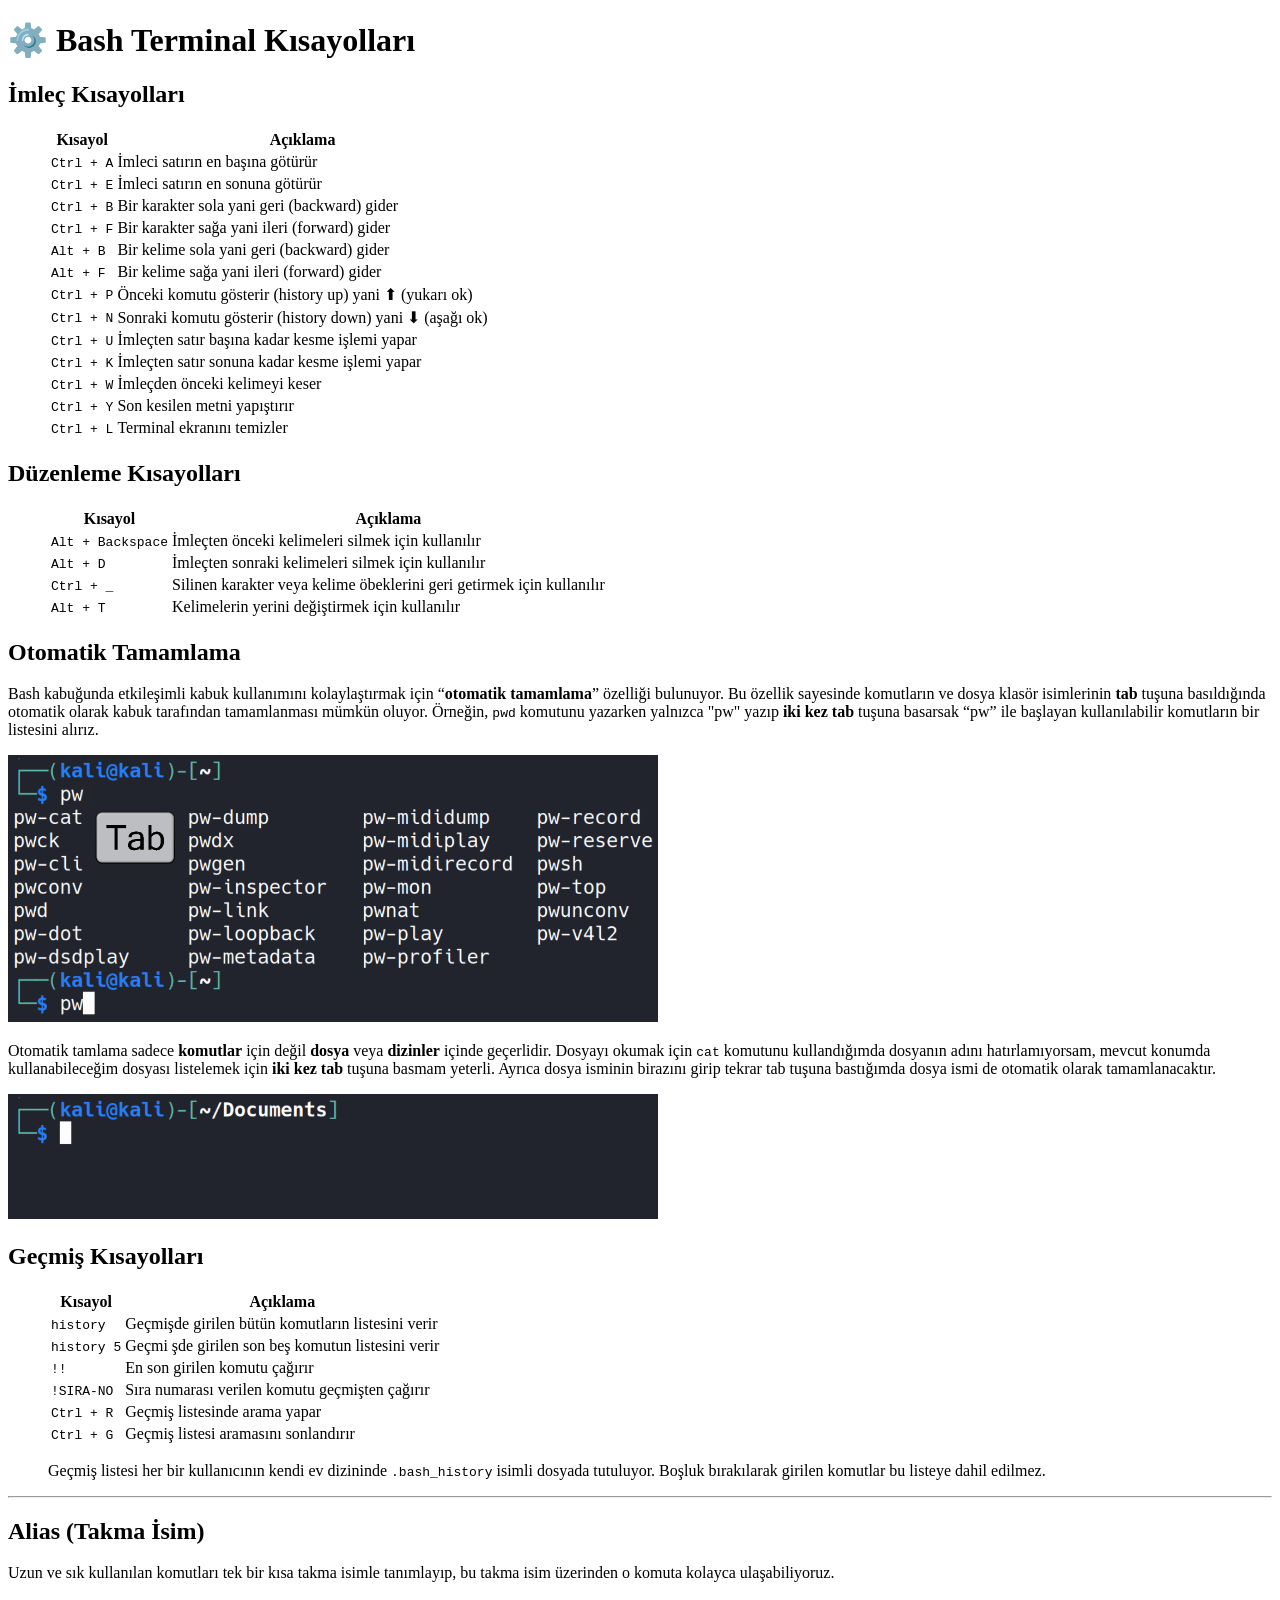
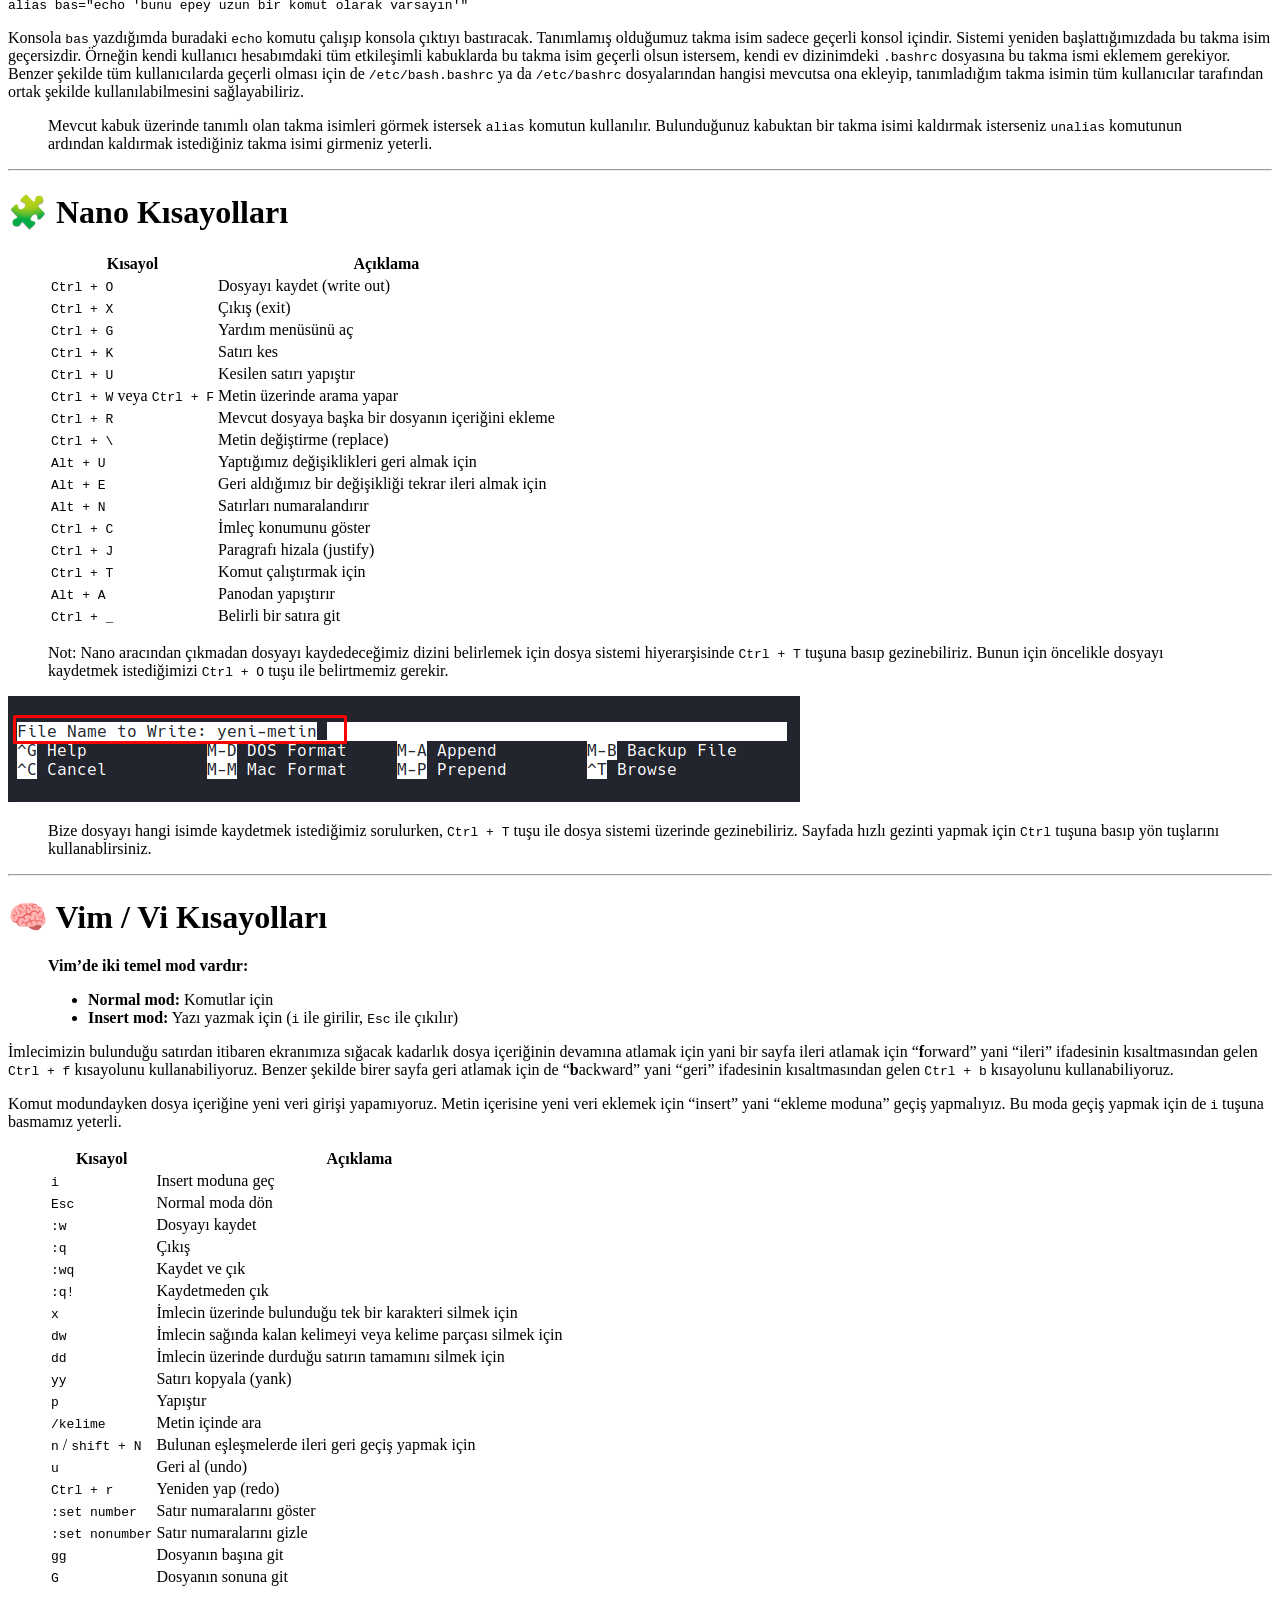
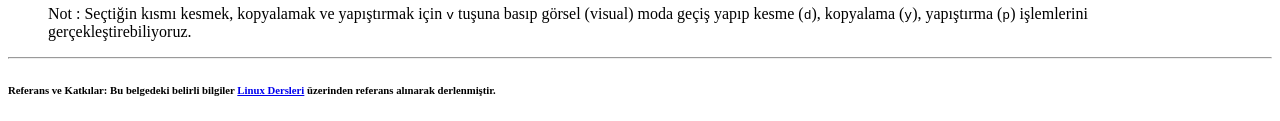
<file: html/linux-shell-shortcuts.html>
<!doctype html>
<html>
<head>
<meta charset='UTF-8'><meta name='viewport' content='width=device-width initial-scale=1'>
<title>linux-shell-shortcuts</title>
</head>
<body><h1 id='⚙️-bash-terminal-kısayolları'>⚙️ Bash Terminal Kısayolları</h1>
<h2 id='i̇mleç-kısayolları'>İmleç Kısayolları</h2>
<figure class='table-figure'><table>
<thead>
<tr><th>Kısayol</th><th>Açıklama</th></tr></thead>
<tbody><tr><td><code>Ctrl + A</code></td><td>İmleci satırın en başına götürür</td></tr><tr><td><code>Ctrl + E</code></td><td>İmleci satırın en sonuna götürür</td></tr><tr><td><code>Ctrl + B</code></td><td>Bir karakter sola yani geri (backward) gider</td></tr><tr><td><code>Ctrl + F</code></td><td>Bir karakter sağa yani ileri (forward) gider</td></tr><tr><td><code>Alt + B</code></td><td>Bir kelime sola yani geri (backward) gider</td></tr><tr><td><code>Alt + F</code></td><td>Bir kelime sağa yani ileri (forward) gider</td></tr><tr><td><code>Ctrl + P</code></td><td>Önceki komutu gösterir (history up) yani ⬆ (yukarı ok)</td></tr><tr><td><code>Ctrl + N</code></td><td>Sonraki komutu gösterir (history down) yani ⬇ (aşağı ok)</td></tr><tr><td><code>Ctrl + U</code></td><td>İmleçten satır başına kadar kesme işlemi yapar</td></tr><tr><td><code>Ctrl + K</code></td><td>İmleçten satır sonuna kadar kesme işlemi yapar</td></tr><tr><td><code>Ctrl + W</code></td><td>İmleçden önceki kelimeyi keser</td></tr><tr><td><code>Ctrl + Y</code></td><td>Son kesilen metni yapıştırır</td></tr><tr><td><code>Ctrl + L</code></td><td>Terminal ekranını temizler</td></tr></tbody>
</table></figure>
<h2 id='düzenleme-kısayolları'>Düzenleme Kısayolları</h2>
<figure class='table-figure'><table>
<thead>
<tr><th>Kısayol</th><th>Açıklama</th></tr></thead>
<tbody><tr><td><code>Alt + Backspace</code></td><td>İmleçten önceki kelimeleri silmek için kullanılır</td></tr><tr><td><code>Alt + D</code></td><td>İmleçten sonraki kelimeleri silmek için kullanılır</td></tr><tr><td><code>Ctrl + _</code></td><td>Silinen karakter veya kelime öbeklerini geri getirmek için kullanılır</td></tr><tr><td><code>Alt + T</code></td><td>Kelimelerin yerini değiştirmek için kullanılır</td></tr></tbody>
</table></figure>
<h2 id='otomatik-tamamlama'>Otomatik Tamamlama</h2>
<p>Bash kabuğunda etkileşimli kabuk kullanımını kolaylaştırmak için “<strong>otomatik tamamlama</strong>” özelliği bulunuyor. Bu özellik sayesinde komutların ve dosya klasör isimlerinin <strong>tab</strong> tuşuna basıldığında otomatik olarak kabuk tarafından tamamlanması mümkün oluyor.
Örneğin, <code>pwd</code> komutunu yazarken yalnızca &quot;pw&quot; yazıp <strong>iki kez tab</strong> tuşuna basarsak “pw” ile başlayan kullanılabilir komutların bir listesini alırız.</p>
<p><img src="../images/tab.gif" width="650" /></p>
<p>Otomatik tamlama sadece <strong>komutlar</strong> için değil <strong>dosya</strong> veya <strong>dizinler</strong> içinde geçerlidir. Dosyayı okumak için <code>cat</code> komutunu kullandığımda dosyanın adını hatırlamıyorsam, mevcut konumda kullanabileceğim dosyası listelemek için <strong>iki kez tab</strong> tuşuna basmam yeterli. Ayrıca dosya isminin birazını girip tekrar tab tuşuna bastığımda dosya ismi de otomatik olarak tamamlanacaktır.</p>
<p><img src="../images/tab2.gif" width="650" /></p>
<h2 id='geçmiş-kısayolları'>Geçmiş Kısayolları</h2>
<figure class='table-figure'><table>
<thead>
<tr><th>Kısayol</th><th>Açıklama</th></tr></thead>
<tbody><tr><td><code>history</code></td><td>Geçmişde girilen bütün komutların listesini verir</td></tr><tr><td><code>history 5</code></td><td>Geçmi   şde girilen son beş komutun listesini verir</td></tr><tr><td><code>!!</code></td><td>En son girilen komutu çağırır</td></tr><tr><td><code>!SIRA-NO</code></td><td>Sıra numarası verilen komutu geçmişten çağırır</td></tr><tr><td><code>Ctrl + R</code></td><td>Geçmiş listesinde arama yapar</td></tr><tr><td><code>Ctrl + G</code></td><td>Geçmiş listesi aramasını sonlandırır</td></tr></tbody>
</table></figure>
<blockquote><p>Geçmiş listesi her bir kullanıcının kendi ev dizininde <code>.bash_history</code> isimli dosyada tutuluyor.  Boşluk bırakılarak girilen komutlar bu listeye dahil edilmez.</p>
</blockquote>
<hr />
<h2 id='alias-takma-i̇sim'>Alias (Takma İsim)</h2>
<p>Uzun ve sık kullanılan komutları tek bir kısa takma isimle tanımlayıp, bu takma isim üzerinden o komuta kolayca ulaşabiliyoruz.</p>
<pre><code class='language-shell' lang='shell'>alias bas=&quot;echo &#39;bunu epey uzun bir komut olarak varsayın&#39;&quot;
</code></pre>
<p>Konsola <code>bas</code> yazdığımda buradaki <code>echo</code> komutu çalışıp konsola çıktıyı bastıracak. Tanımlamış olduğumuz takma isim sadece geçerli konsol içindir. Sistemi yeniden başlattığımızdada bu takma isim geçersizdir. Örneğin kendi kullanıcı hesabımdaki tüm etkileşimli kabuklarda bu takma isim geçerli olsun istersem, kendi ev dizinimdeki <code>.bashrc</code> dosyasına bu takma ismi eklemem gerekiyor. Benzer şekilde tüm kullanıcılarda geçerli olması için de <code>/etc/bash.bashrc</code> ya da <code>/etc/bashrc</code> dosyalarından hangisi mevcutsa ona ekleyip, tanımladığım takma isimin tüm kullanıcılar tarafından ortak şekilde kullanılabilmesini sağlayabiliriz.</p>
<blockquote><p>Mevcut kabuk üzerinde tanımlı olan takma isimleri görmek istersek <code>alias</code> komutun kullanılır. Bulunduğunuz kabuktan bir takma isimi kaldırmak isterseniz <code>unalias</code> komutunun ardından kaldırmak istediğiniz takma isimi girmeniz yeterli.</p>
</blockquote>
<hr />
<h1 id='🧩-nano-kısayolları'>🧩 Nano Kısayolları</h1>
<figure class='table-figure'><table>
<thead>
<tr><th>Kısayol</th><th>Açıklama</th></tr></thead>
<tbody><tr><td><code>Ctrl + O</code></td><td>Dosyayı kaydet (write out)</td></tr><tr><td><code>Ctrl + X</code></td><td>Çıkış (exit)</td></tr><tr><td><code>Ctrl + G</code></td><td>Yardım menüsünü aç</td></tr><tr><td><code>Ctrl + K</code></td><td>Satırı kes</td></tr><tr><td><code>Ctrl + U</code></td><td>Kesilen satırı yapıştır</td></tr><tr><td><code>Ctrl + W</code> veya <code>Ctrl + F</code></td><td>Metin üzerinde arama yapar</td></tr><tr><td><code>Ctrl + R</code></td><td>Mevcut dosyaya başka bir dosyanın içeriğini ekleme</td></tr><tr><td><code>Ctrl + \</code></td><td>Metin değiştirme (replace)</td></tr><tr><td><code>Alt + U</code></td><td>Yaptığımız değişiklikleri geri almak için</td></tr><tr><td><code>Alt + E</code></td><td>Geri aldığımız bir değişikliği tekrar ileri almak için</td></tr><tr><td><code>Alt + N</code></td><td>Satırları numaralandırır</td></tr><tr><td><code>Ctrl + C</code></td><td>İmleç konumunu göster</td></tr><tr><td><code>Ctrl + J</code></td><td>Paragrafı hizala (justify)</td></tr><tr><td><code>Ctrl + T</code></td><td>Komut çalıştırmak için</td></tr><tr><td><code>Alt + A</code></td><td>Panodan yapıştırır</td></tr><tr><td><code>Ctrl + _</code></td><td>Belirli bir satıra git</td></tr></tbody>
</table></figure>
<blockquote><p>Not: Nano aracından çıkmadan dosyayı kaydedeceğimiz dizini belirlemek için dosya sistemi hiyerarşisinde <code>Ctrl + T</code> tuşuna basıp gezinebiliriz. Bunun için öncelikle dosyayı kaydetmek istediğimizi <code>Ctrl + O</code> tuşu ile belirtmemiz gerekir.</p>
</blockquote>
<p><img src="../images/nano-save.webp"></p>
<blockquote><p>Bize dosyayı hangi isimde kaydetmek istediğimiz sorulurken, <code>Ctrl + T</code> tuşu ile dosya sistemi üzerinde gezinebiliriz. Sayfada hızlı gezinti yapmak için <code>Ctrl</code> tuşuna basıp yön tuşlarını kullanablirsiniz.</p>
</blockquote>
<hr />
<h1 id='🧠-vim--vi-kısayolları'>🧠 Vim / Vi Kısayolları</h1>
<blockquote><p><strong>Vim’de iki temel mod vardır:</strong></p>
<ul>
<li><strong>Normal mod:</strong> Komutlar için</li>
<li><strong>Insert mod:</strong> Yazı yazmak için (<code>i</code> ile girilir, <code>Esc</code> ile çıkılır)</li>

</ul>
</blockquote>
<p>İmlecimizin bulunduğu satırdan itibaren ekranımıza sığacak kadarlık dosya içeriğinin devamına atlamak için yani bir sayfa ileri atlamak için “<strong>f</strong>orward” yani “ileri” ifadesinin kısaltmasından gelen <code>Ctrl + f</code> kısayolunu kullanabiliyoruz. Benzer şekilde birer sayfa geri atlamak için de “<strong>b</strong>ackward” yani “geri” ifadesinin kısaltmasından gelen <code>Ctrl + b</code> kısayolunu kullanabiliyoruz.</p>
<p>Komut modundayken dosya içeriğine yeni veri girişi yapamıyoruz. Metin içerisine yeni veri eklemek için “insert” yani “ekleme moduna” geçiş yapmalıyız. Bu moda geçiş yapmak için de <code>i</code> tuşuna basmamız yeterli.</p>
<figure class='table-figure'><table>
<thead>
<tr><th>Kısayol</th><th>Açıklama</th></tr></thead>
<tbody><tr><td><code>i</code></td><td>Insert moduna geç</td></tr><tr><td><code>Esc</code></td><td>Normal moda dön</td></tr><tr><td><code>:w</code></td><td>Dosyayı kaydet</td></tr><tr><td><code>:q</code></td><td>Çıkış</td></tr><tr><td><code>:wq</code></td><td>Kaydet ve çık</td></tr><tr><td><code>:q!</code></td><td>Kaydetmeden çık</td></tr><tr><td><code>x</code></td><td>İmlecin üzerinde bulunduğu tek bir karakteri silmek için</td></tr><tr><td><code>dw</code></td><td>İmlecin sağında kalan kelimeyi veya kelime parçası silmek için</td></tr><tr><td><code>dd</code></td><td>İmlecin üzerinde durduğu satırın tamamını silmek için</td></tr><tr><td><code>yy</code></td><td>Satırı kopyala (yank)</td></tr><tr><td><code>p</code></td><td>Yapıştır</td></tr><tr><td><code>/kelime</code></td><td>Metin içinde ara</td></tr><tr><td><code>n</code> / <code>shift + N</code></td><td>Bulunan eşleşmelerde ileri geri geçiş yapmak için</td></tr><tr><td><code>u</code></td><td>Geri al (undo)</td></tr><tr><td><code>Ctrl + r</code></td><td>Yeniden yap (redo)</td></tr><tr><td><code>:set number</code></td><td>Satır numaralarını göster</td></tr><tr><td><code>:set nonumber</code></td><td>Satır numaralarını gizle</td></tr><tr><td><code>gg</code></td><td>Dosyanın başına git</td></tr><tr><td><code>G</code></td><td>Dosyanın sonuna git</td></tr></tbody>
</table></figure>
<blockquote><p>Not : Seçtiğin kısmı kesmek, kopyalamak ve yapıştırmak için <code>v</code> tuşuna basıp görsel (visual) moda geçiş yapıp kesme (<code>d</code>), kopyalama (<code>y</code>), yapıştırma (<code>p</code>) işlemlerini gerçekleştirebiliyoruz.</p>
</blockquote>
<hr />
<h6 id='referans-ve-katkılar-bu-belgedeki-belirli-bilgiler-linux-dersleri-üzerinden-referans-alınarak-derlenmiştir'>Referans ve Katkılar: Bu belgedeki belirli bilgiler <a href='https://www.linuxdersleri.net/'>Linux Dersleri</a> üzerinden referans alınarak derlenmiştir.</h6>
</body>
</html>
</file>
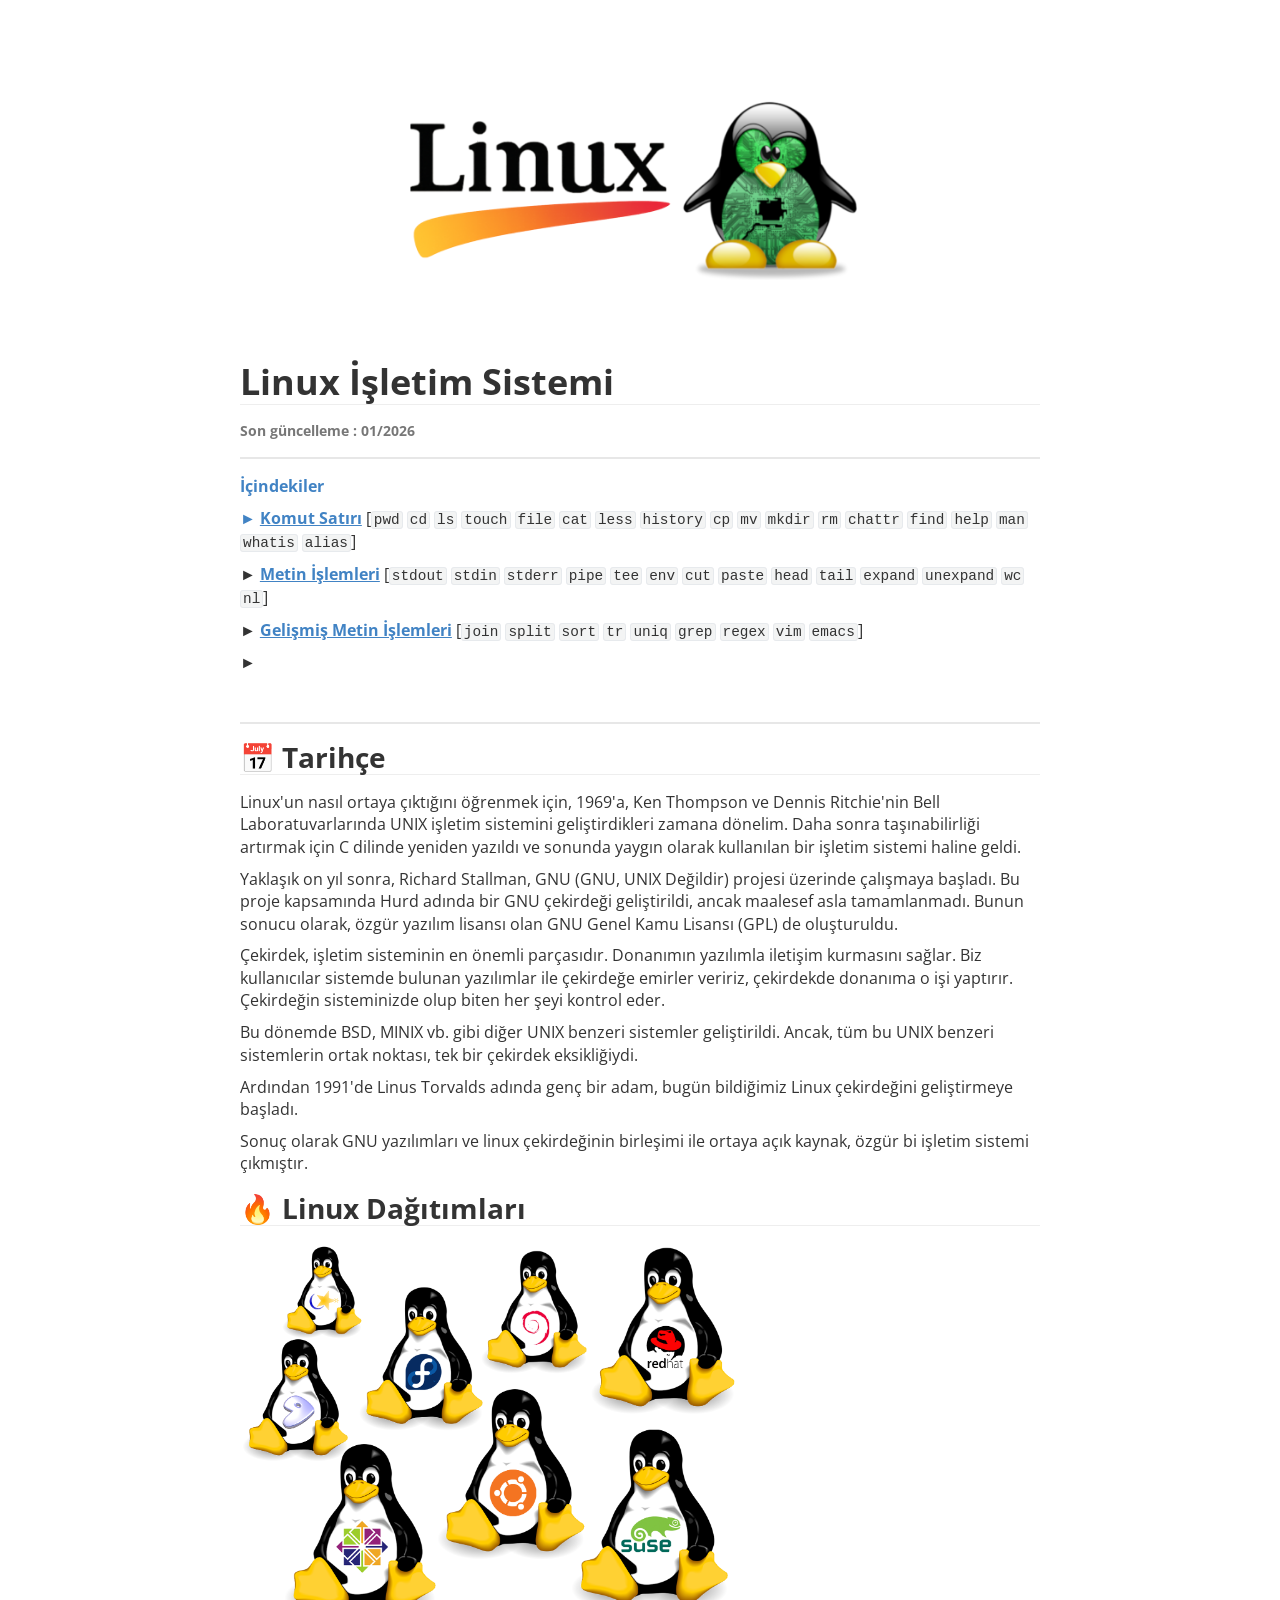
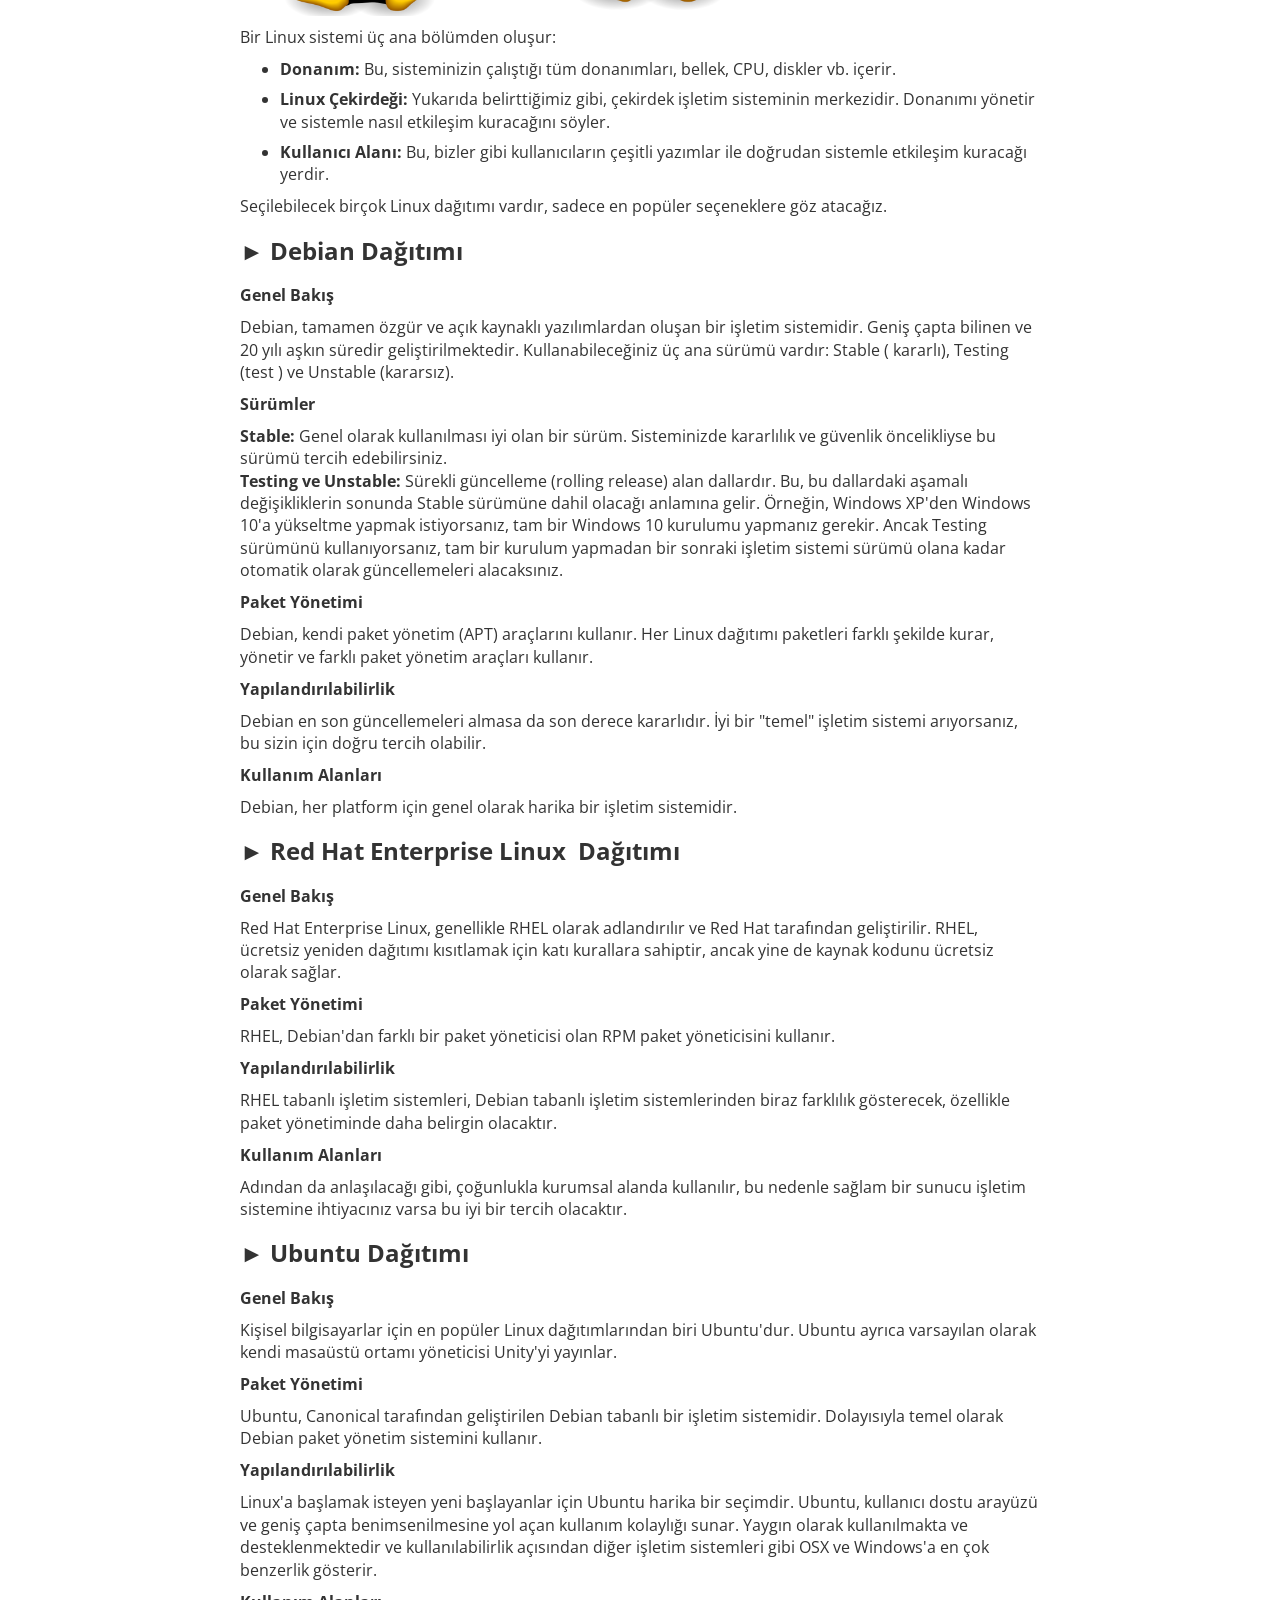
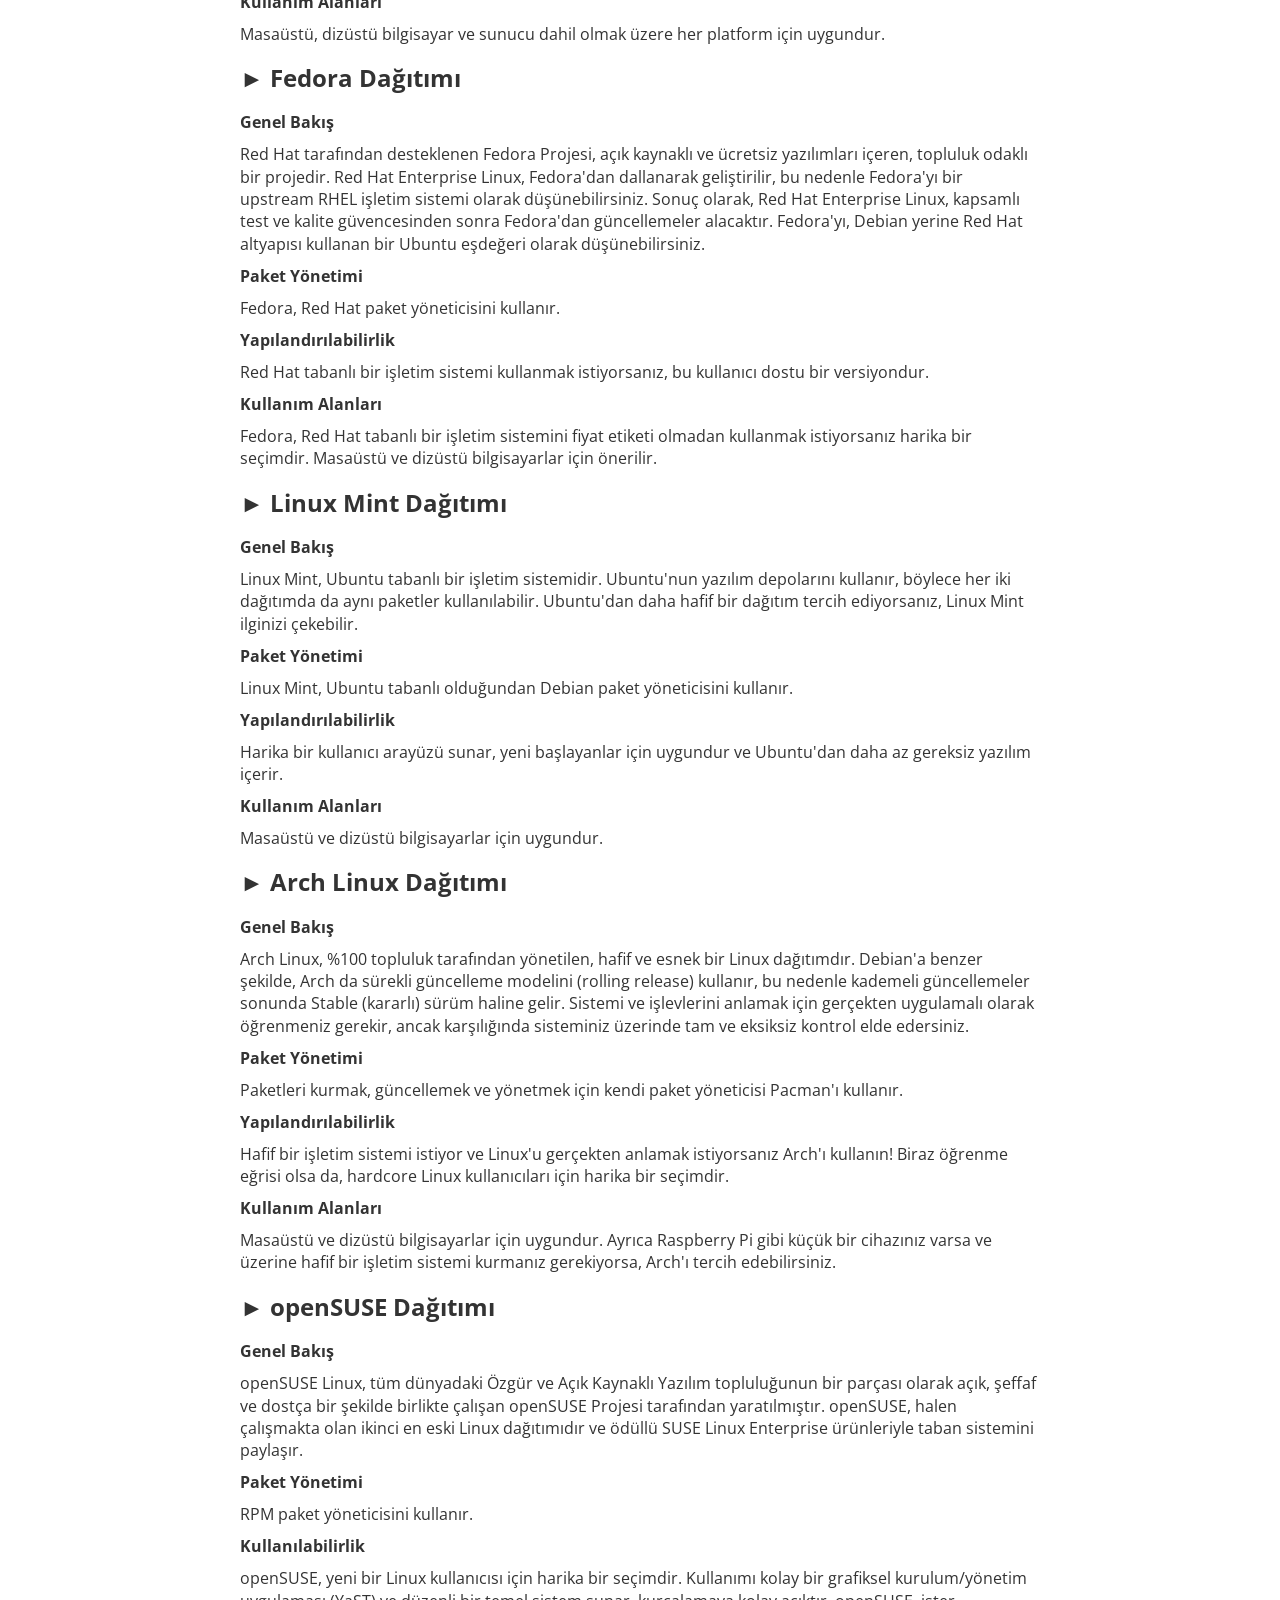
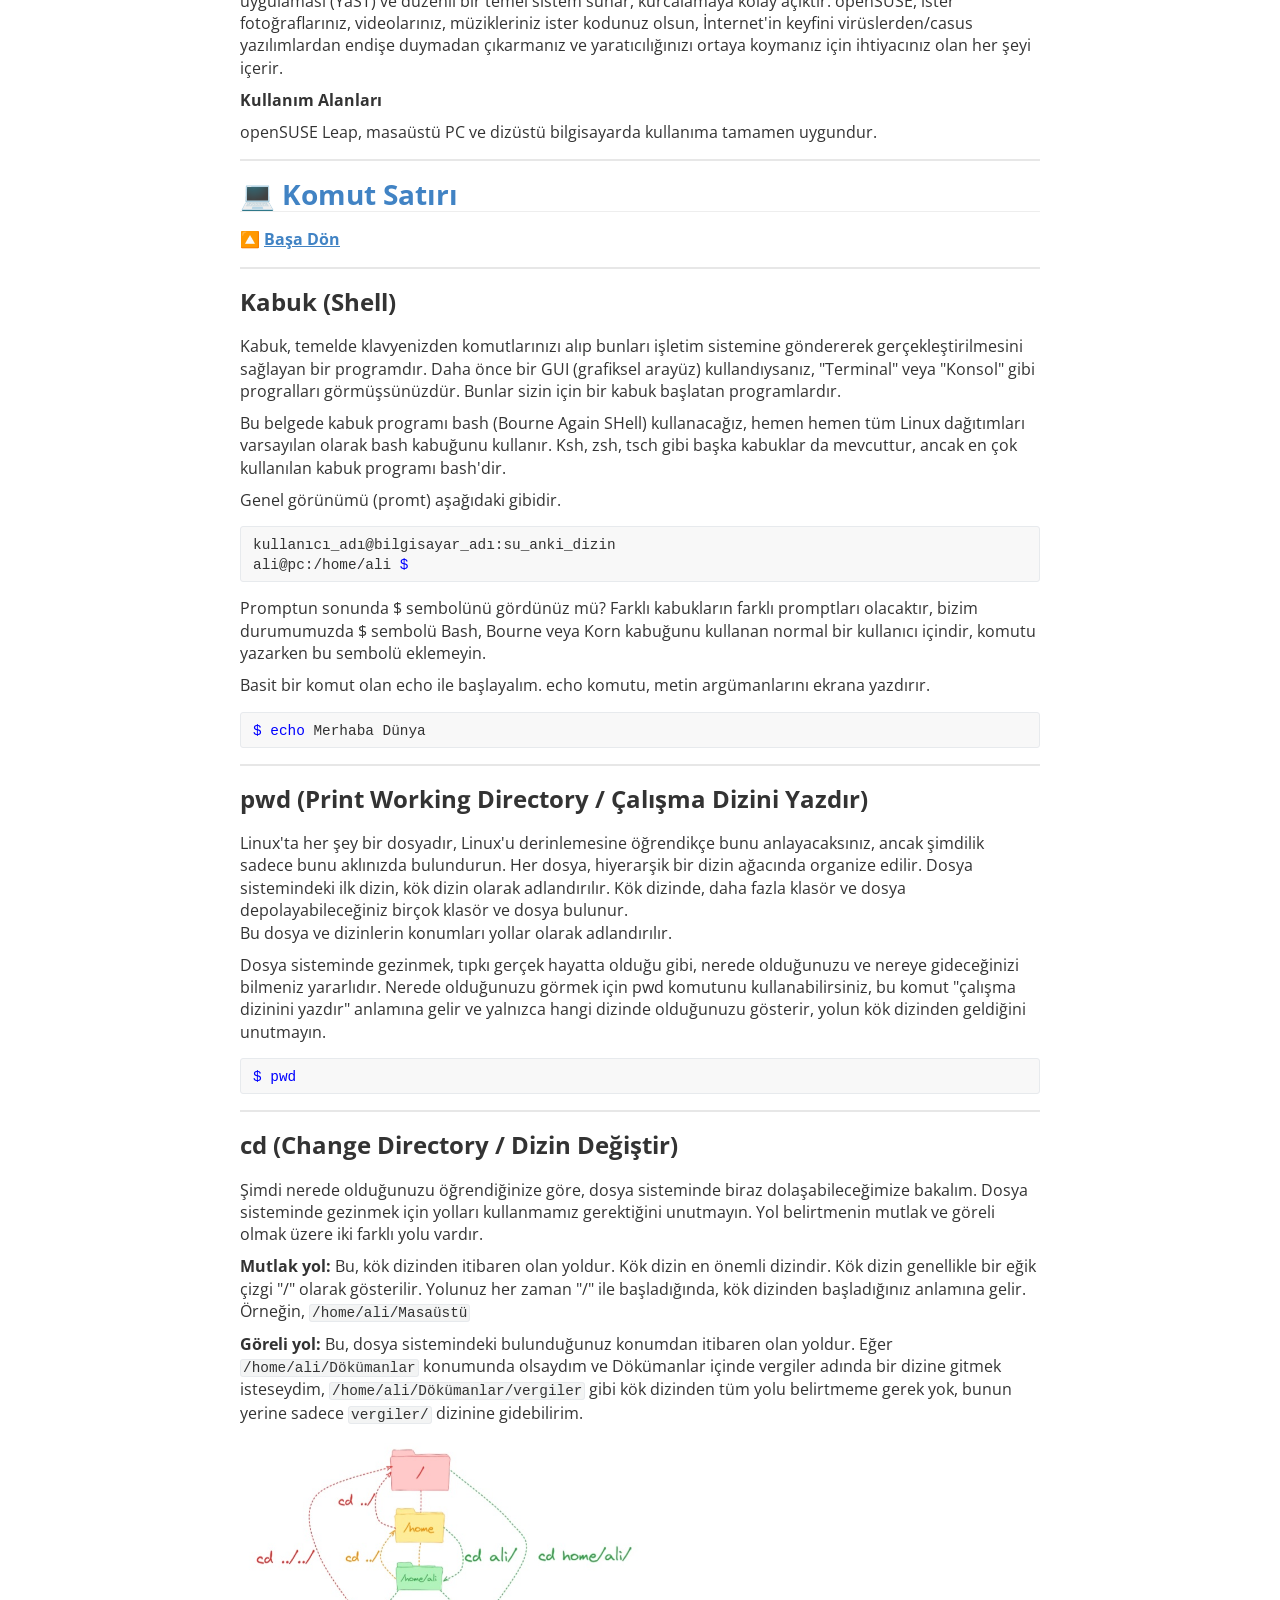
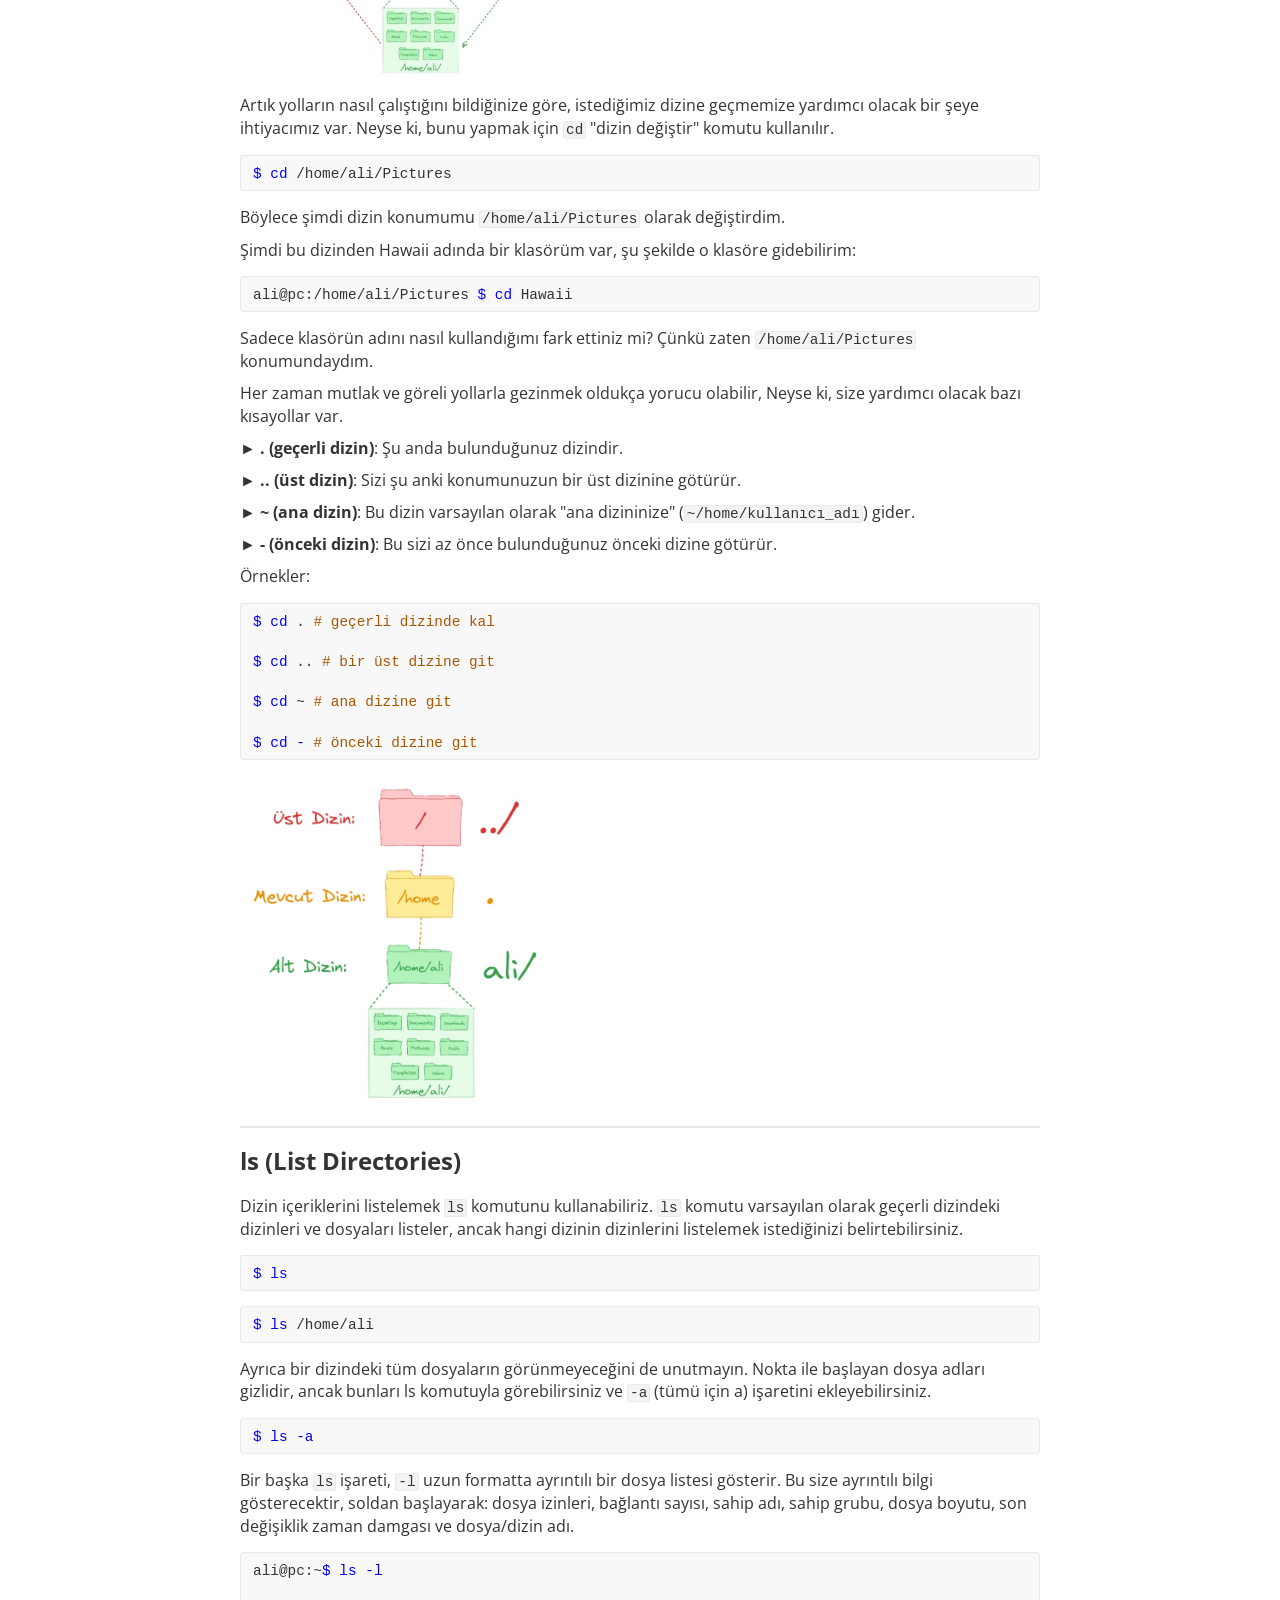
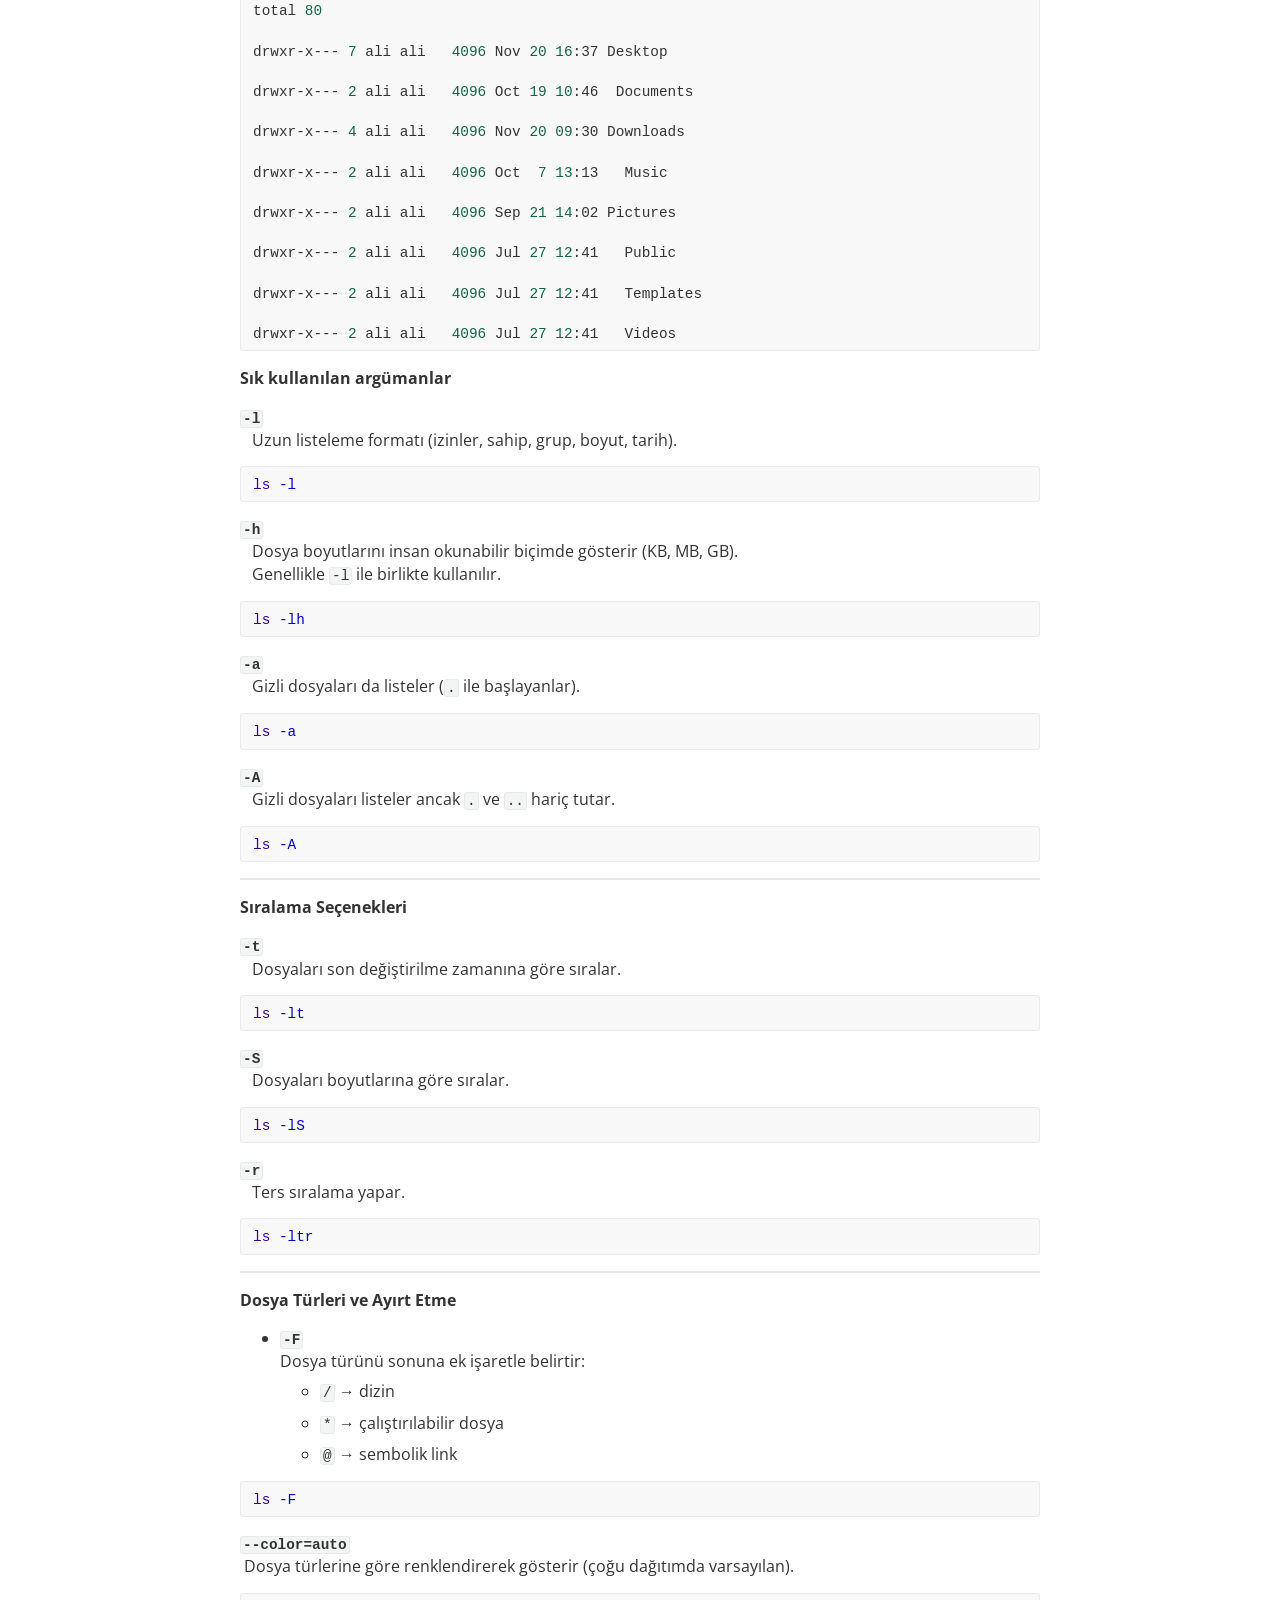
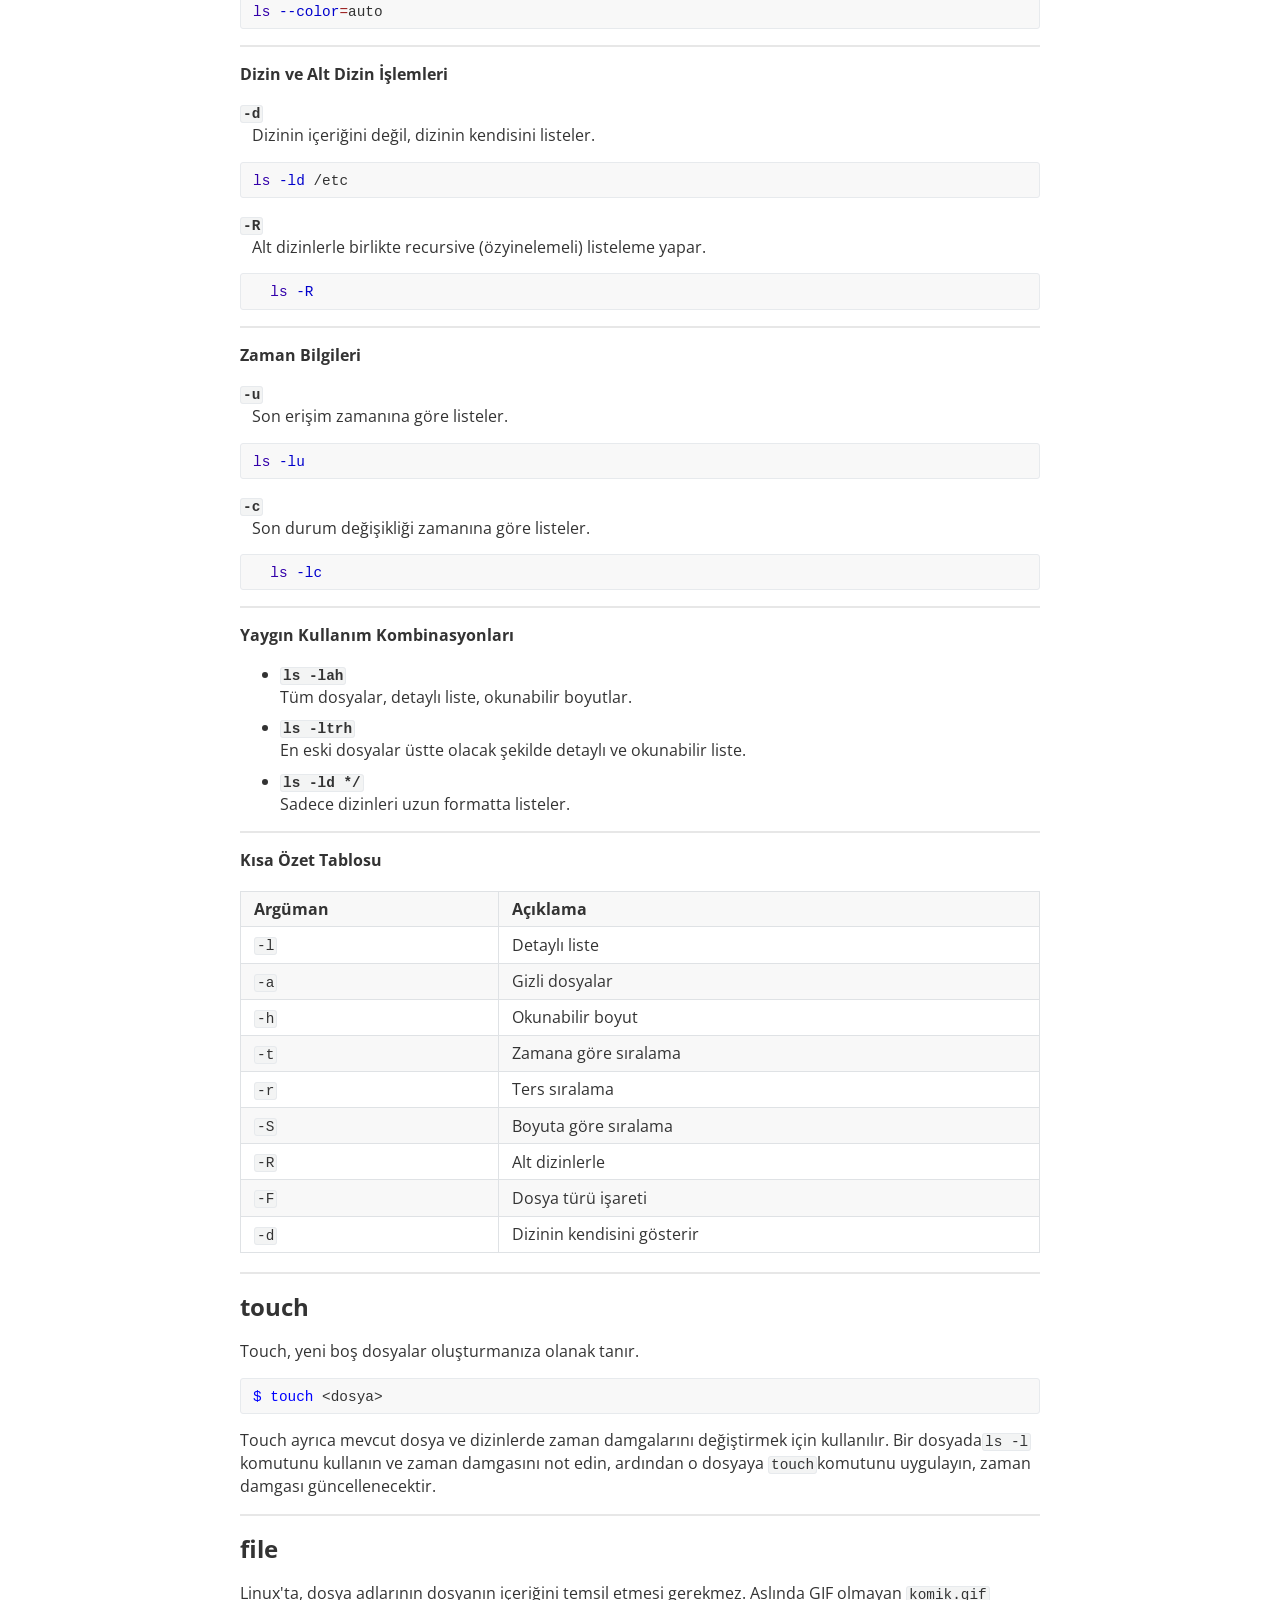
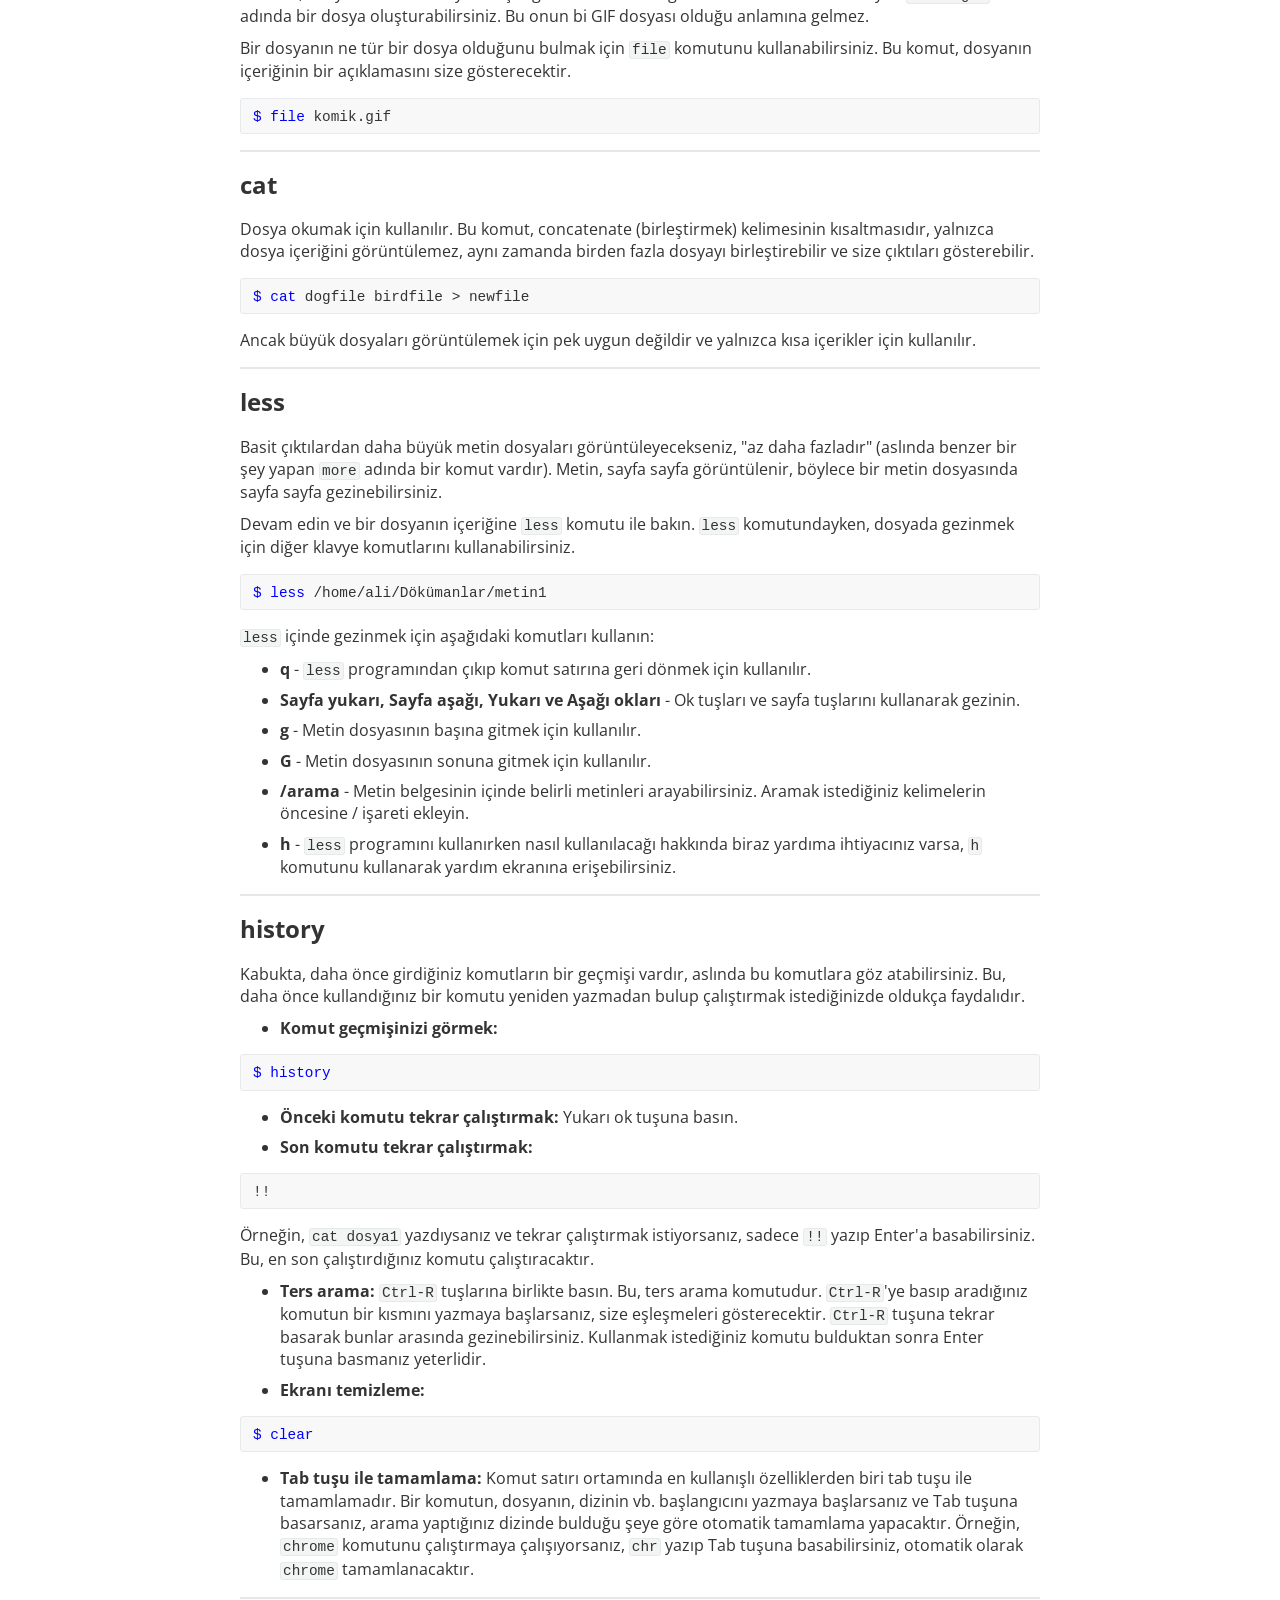
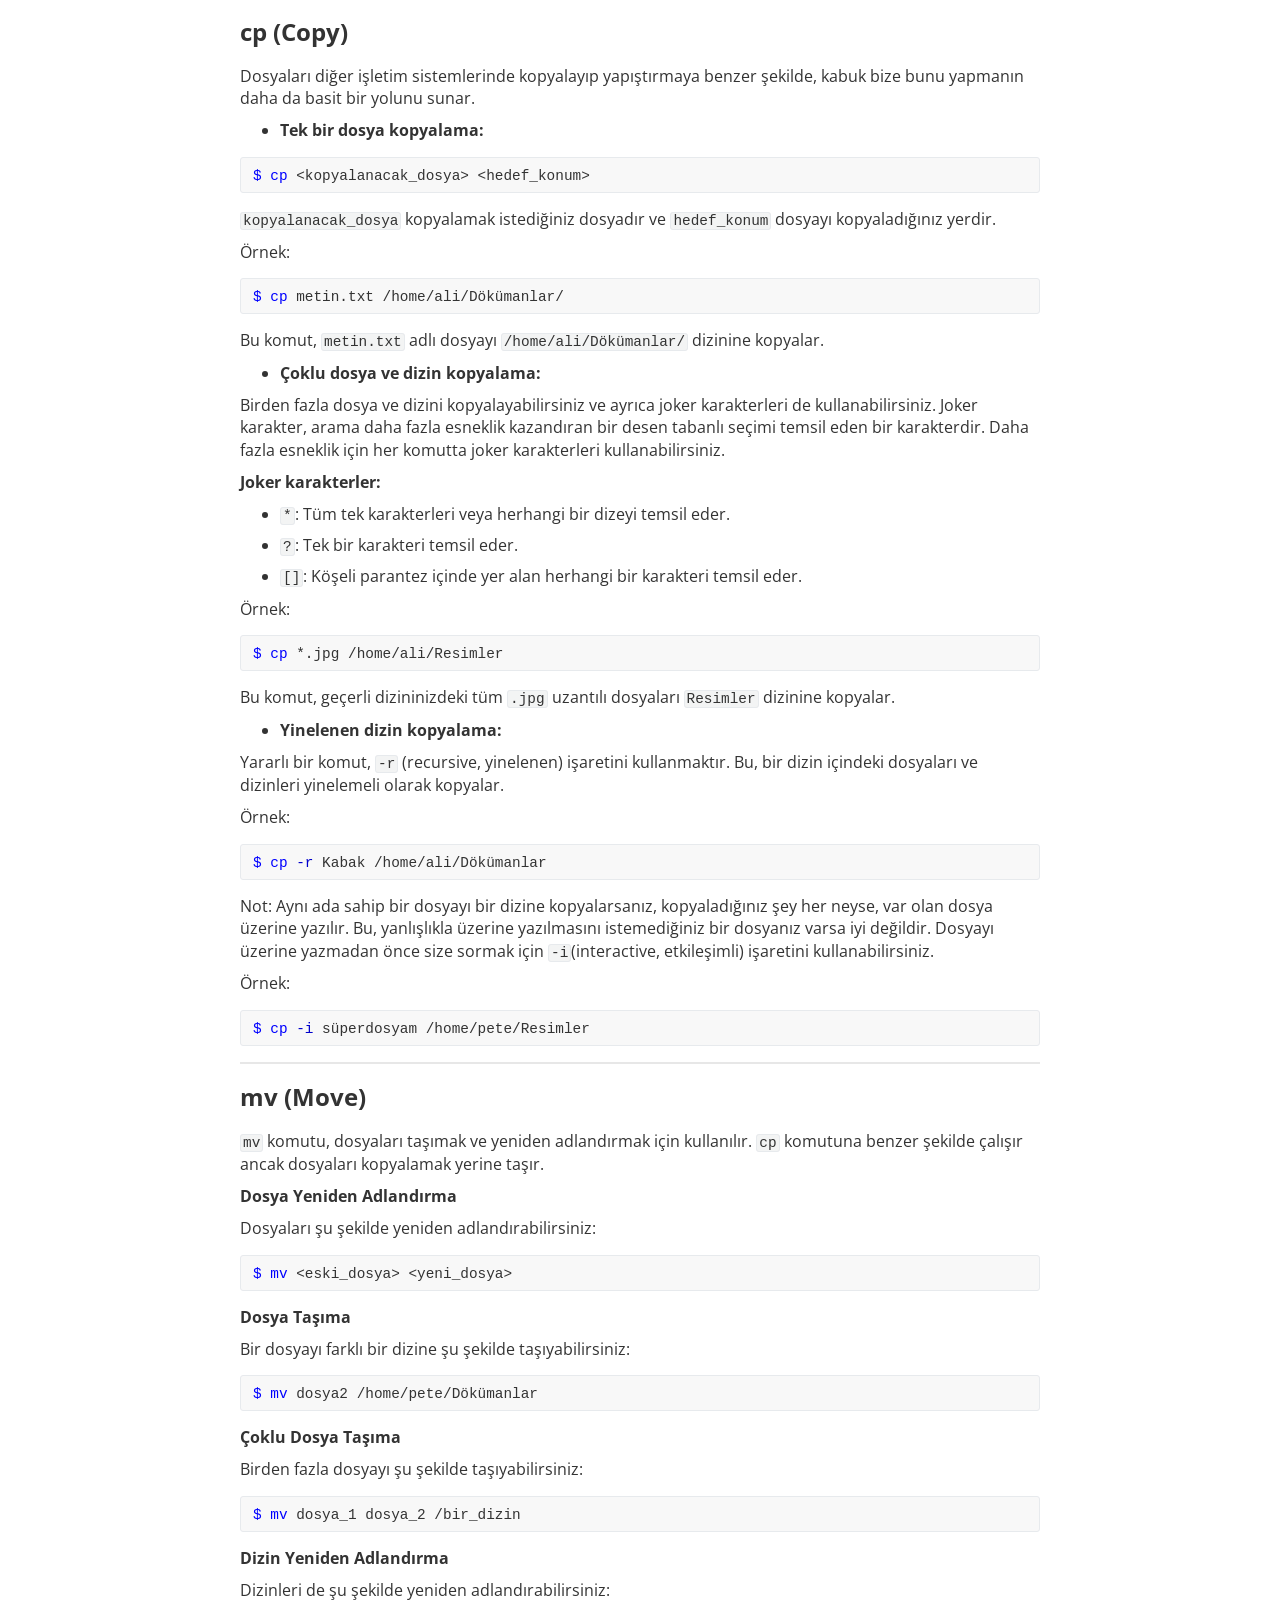
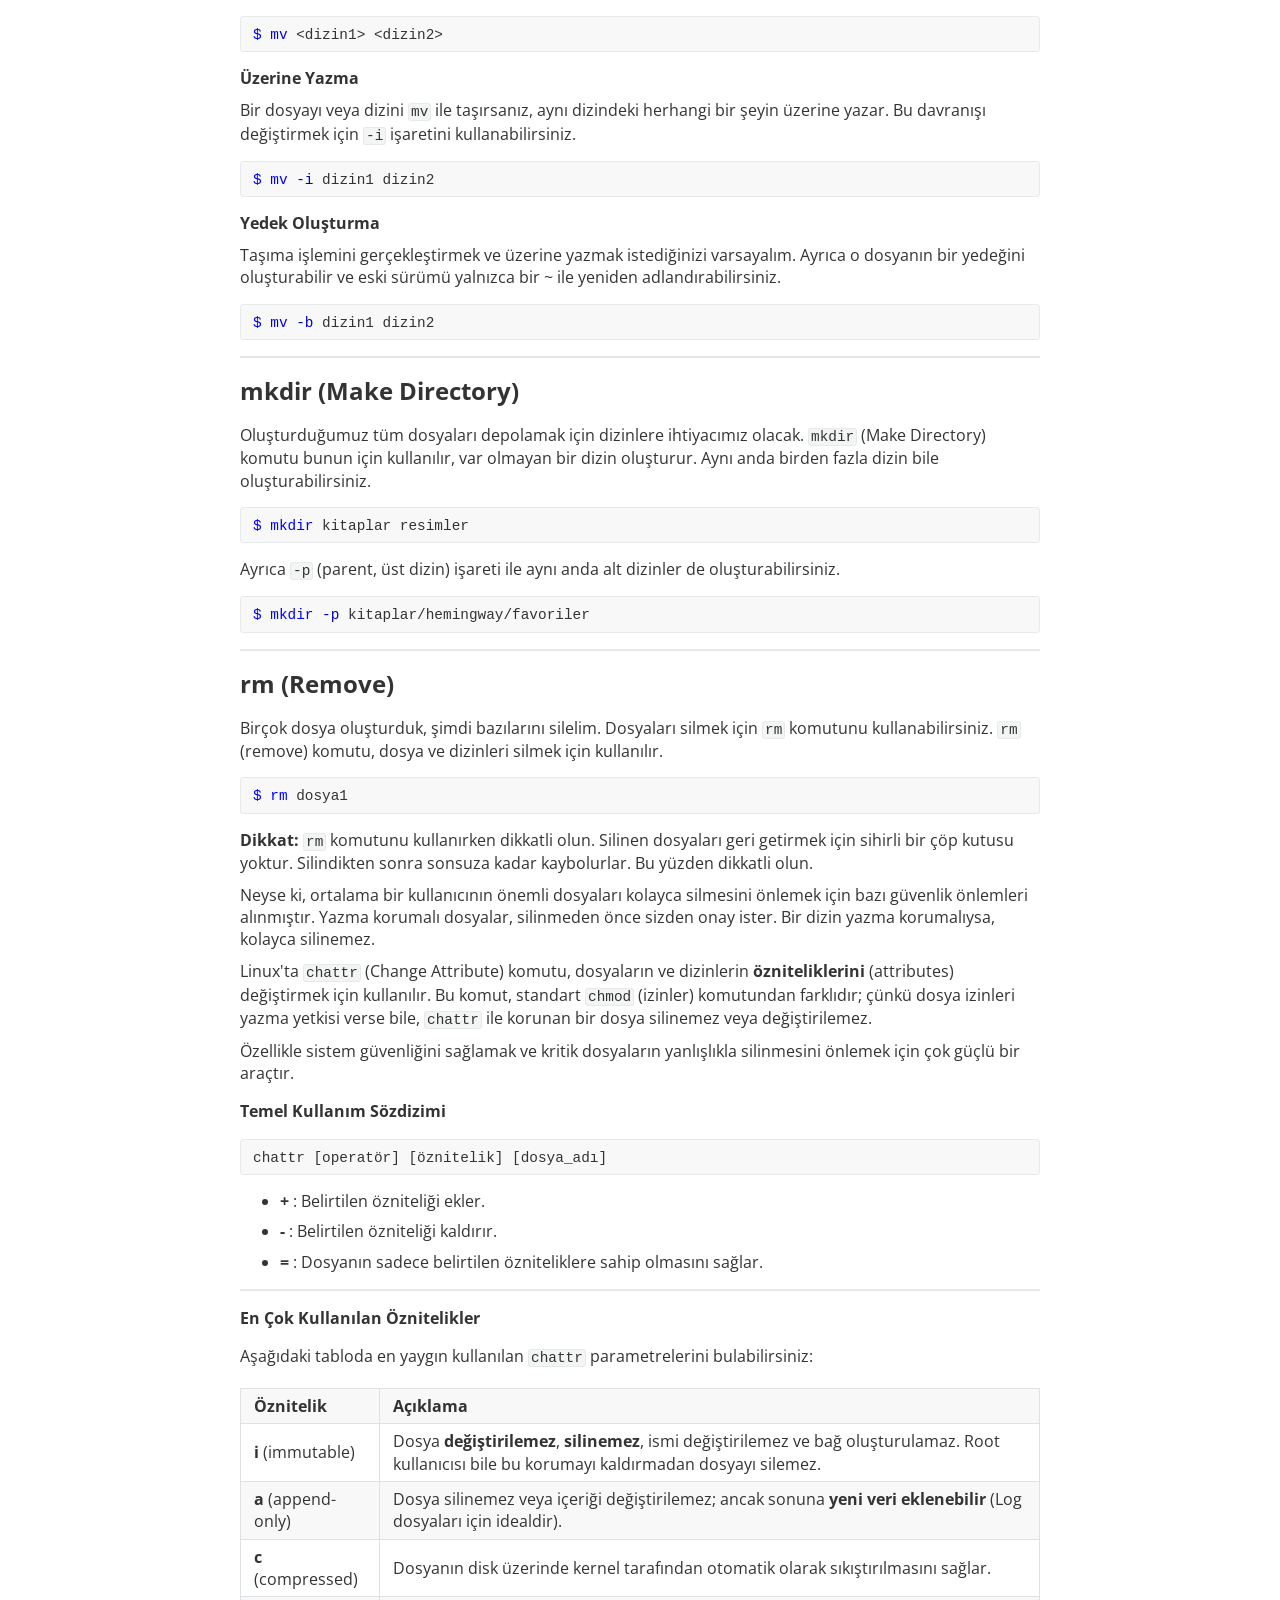
<file: html/linux.html>
<!doctype html>
<html>
<head>
<meta charset='UTF-8'><meta name='viewport' content='width=device-width initial-scale=1'><style type='text/css'>html {overflow-x: initial !important;}</style>
<style type='text/css'  id="style-base">:root { --bg-color: #ffffff; --text-color: #333333; --select-text-bg-color: #B5D6FC; --select-text-font-color: auto; --monospace: "Lucida Console",Consolas,"Courier",monospace; --title-bar-height: 20px; }
.mac-os-11 { --title-bar-height: 28px; }
html { font-size: 14px; background-color: var(--bg-color); color: var(--text-color); font-family: "Helvetica Neue", Helvetica, Arial, "Segoe UI Emoji", "SF Pro", sans-serif; -webkit-font-smoothing: antialiased; }
h1, h2, h3, h4, h5 { white-space: pre-wrap; }
body { margin: 0px; padding: 0px; height: auto; inset: 0px; font-size: 1rem; line-height: 1.42857; overflow-x: hidden; background: inherit; }
iframe { margin: auto; }
a.url { word-break: break-all; }
a:active, a:hover { outline: 0px; }
.in-text-selection, ::selection { text-shadow: none; background: var(--select-text-bg-color); color: var(--select-text-font-color); }
#write { margin: 0px auto; height: auto; width: inherit; word-break: normal; overflow-wrap: break-word; position: relative; white-space: normal; overflow-x: visible; padding-top: 36px; }
#write.first-line-indent p { text-indent: 2em; }
#write.first-line-indent li p, #write.first-line-indent p *, #write.first-line-indent svg * { text-indent: 0px; }
#write.first-line-indent li { margin-left: 2em; }
.for-image #write { padding-left: 8px; padding-right: 8px; }
body.typora-export { padding-left: 30px; padding-right: 30px; }
.typora-export .footnote-line, .typora-export li, .typora-export p { white-space: pre-wrap; }
.typora-export .task-list-item input { pointer-events: none; }
@media screen and (max-width: 500px) {
  body.typora-export { padding-left: 0px; padding-right: 0px; }
  #write { padding-left: 20px; padding-right: 20px; }
}
#write li > figure:last-child { margin-bottom: 0.5rem; }
#write ol, #write ul { position: relative; }
img { max-width: 100%; vertical-align: middle; image-orientation: from-image; }
button, input, select, textarea { color: inherit; font: inherit; }
input[type="checkbox"], input[type="radio"] { line-height: normal; padding: 0px; }
*, ::after, ::before { box-sizing: border-box; }
#write h1, #write h2, #write h3, #write h4, #write h5, #write h6, #write p, #write pre { width: inherit; position: relative; }
#write svg h1, #write svg h2, #write svg h3, #write svg h4, #write svg h5, #write svg h6, #write svg p { position: static; }
.nodeLabel p { padding-right: 2px; padding-left: 2px; }
.typora-export .nodeLabel p { padding-right: 0px; padding-left: 0px; }
foreignobject { overflow: visible; }
p { line-height: inherit; }
h1, h2, h3, h4, h5, h6 { break-after: avoid-page; break-inside: avoid; orphans: 4; }
p { orphans: 4; }
li p { orphans: 1; }
h1 { font-size: 2rem; }
h2 { font-size: 1.8rem; }
h3 { font-size: 1.6rem; }
h4 { font-size: 1.4rem; }
h5 { font-size: 1.2rem; }
h6 { font-size: 1rem; }
.md-math-block, .md-rawblock, h1, h2, h3, h4, h5, h6, p { margin-top: 1rem; margin-bottom: 1rem; }
.hidden { display: none; }
.md-blockmeta { color: rgb(204, 204, 204); font-weight: 700; font-style: italic; }
a { cursor: pointer; }
sup.md-footnote { padding: 2px 4px; background-color: rgba(238, 238, 238, 0.7); color: rgb(85, 85, 85); border-radius: 4px; cursor: pointer; }
sup.md-footnote a, sup.md-footnote a:hover { color: inherit; text-transform: inherit; text-decoration: inherit; }
#write input[type="checkbox"] { cursor: pointer; width: inherit; height: inherit; }
figure { overflow-x: auto; margin: 1.2em 0px; max-width: calc(100% + 16px); padding: 0px; }
figure > table { margin: 0px; }
thead, tr { break-inside: avoid; break-after: auto; }
thead { display: table-header-group; }
table { border-collapse: collapse; border-spacing: 0px; width: 100%; overflow: auto; break-inside: auto; text-align: left; }
table.md-table td { min-width: 32px; }
.CodeMirror-gutters { border-right: 0px; background-color: inherit; }
.CodeMirror-linenumber { user-select: none; }
.CodeMirror { text-align: left; }
.CodeMirror-placeholder { opacity: 0.3; }
.CodeMirror pre { padding: 0px 4px; }
.CodeMirror-lines { padding: 0px; }
div.hr:focus { cursor: none; }
#write pre { white-space: pre-wrap; }
#write.fences-no-line-wrapping pre { white-space: pre; }
#write pre.ty-contain-cm { white-space: normal; }
.CodeMirror-gutters { margin-right: 4px; }
.md-fences { font-size: 0.9rem; display: block; break-inside: avoid; text-align: left; overflow: visible; white-space: pre; background: inherit; position: relative !important; }
.md-fences-adv-panel { width: 100%; margin-top: 10px; text-align: center; padding-top: 0px; padding-bottom: 8px; overflow-x: auto; }
#write .md-fences.mock-cm { white-space: pre-wrap; }
.md-fences.md-fences-with-lineno { padding-left: 0px; }
#write.fences-no-line-wrapping .md-fences.mock-cm { white-space: pre; overflow-x: auto; }
.md-fences.mock-cm.md-fences-with-lineno { padding-left: 8px; }
.CodeMirror-line, twitterwidget { break-inside: avoid; }
svg { break-inside: avoid; }
.footnotes { opacity: 0.8; font-size: 0.9rem; margin-top: 1em; margin-bottom: 1em; }
.footnotes + .footnotes { margin-top: 0px; }
.md-reset { margin: 0px; padding: 0px; border: 0px; outline: 0px; vertical-align: top; background: 0px 0px; text-decoration: none; text-shadow: none; float: none; position: static; width: auto; height: auto; white-space: nowrap; cursor: inherit; -webkit-tap-highlight-color: transparent; line-height: normal; font-weight: 400; text-align: left; box-sizing: content-box; direction: ltr; }
li div { padding-top: 0px; }
blockquote { margin: 1rem 0px; }
li .mathjax-block, li p { margin: 0.5rem 0px; }
li blockquote { margin: 1rem 0px; }
li { margin: 0px; position: relative; }
blockquote > :last-child { margin-bottom: 0px; }
blockquote > :first-child, li > :first-child { margin-top: 0px; }
.footnotes-area { color: rgb(136, 136, 136); margin-top: 0.714rem; padding-bottom: 0.143rem; white-space: normal; }
#write .footnote-line { white-space: pre-wrap; }
@media print {
  body, html { border: 1px solid transparent; height: 99%; break-after: avoid; break-before: avoid; font-variant-ligatures: no-common-ligatures; }
  #write { margin-top: 0px; border-color: transparent !important; padding-top: 0px !important; padding-bottom: 0px !important; }
  .typora-export * { -webkit-print-color-adjust: exact; }
  .typora-export #write { break-after: avoid; }
  .typora-export #write::after { height: 0px; }
  .is-mac table { break-inside: avoid; }
  #write > p:nth-child(1) { margin-top: 0px; }
  .typora-export-show-outline .typora-export-sidebar { display: none; }
  figure { overflow-x: visible; }
}
.footnote-line { margin-top: 0.714em; font-size: 0.7em; }
a img, img a { cursor: pointer; }
pre.md-meta-block { font-size: 0.8rem; min-height: 0.8rem; white-space: pre-wrap; background: rgb(204, 204, 204); display: block; overflow-x: hidden; }
p > .md-image:only-child:not(.md-img-error) img, p > img:only-child { display: block; margin: auto; }
#write.first-line-indent p > .md-image:only-child:not(.md-img-error) img { left: -2em; position: relative; }
p > .md-image:only-child { display: inline-block; width: 100%; }
#write .MathJax_Display { margin: 0.8em 0px 0px; }
.md-math-block { width: 100%; }
.md-math-block:not(:empty)::after { display: none; }
.MathJax_ref { fill: currentcolor; }
[contenteditable="true"]:active, [contenteditable="true"]:focus, [contenteditable="false"]:active, [contenteditable="false"]:focus { outline: 0px; box-shadow: none; }
.md-task-list-item { position: relative; list-style-type: none; }
.task-list-item.md-task-list-item { padding-left: 0px; }
.md-task-list-item > input { position: absolute; top: 0px; left: 0px; margin-left: -1.2em; margin-top: calc(1em - 10px); border: none; }
.math { font-size: 1rem; }
.md-toc { min-height: 3.58rem; position: relative; font-size: 0.9rem; border-radius: 10px; }
.md-toc-content { position: relative; margin-left: 0px; }
.md-toc-content::after, .md-toc::after { display: none; }
.md-toc-item { display: block; color: rgb(65, 131, 196); }
.md-toc-item a { text-decoration: none; }
.md-toc-inner:hover { text-decoration: underline; }
.md-toc-inner { display: inline-block; cursor: pointer; }
.md-toc-h1 .md-toc-inner { margin-left: 0px; font-weight: 700; }
.md-toc-h2 .md-toc-inner { margin-left: 2em; }
.md-toc-h3 .md-toc-inner { margin-left: 4em; }
.md-toc-h4 .md-toc-inner { margin-left: 6em; }
.md-toc-h5 .md-toc-inner { margin-left: 8em; }
.md-toc-h6 .md-toc-inner { margin-left: 10em; }
@media screen and (max-width: 48em) {
  .md-toc-h3 .md-toc-inner { margin-left: 3.5em; }
  .md-toc-h4 .md-toc-inner { margin-left: 5em; }
  .md-toc-h5 .md-toc-inner { margin-left: 6.5em; }
  .md-toc-h6 .md-toc-inner { margin-left: 8em; }
}
a.md-toc-inner { font-size: inherit; font-style: inherit; font-weight: inherit; line-height: inherit; }
.footnote-line a:not(.reversefootnote) { color: inherit; }
.reversefootnote { font-family: ui-monospace, sans-serif; }
.md-attr { display: none; }
.md-fn-count::after { content: "."; }
code, pre, samp, tt { font-family: var(--monospace); }
kbd { margin: 0px 0.1em; padding: 0.1em 0.6em; font-size: 0.8em; color: rgb(36, 39, 41); background: rgb(255, 255, 255); border: 1px solid rgb(173, 179, 185); border-radius: 3px; box-shadow: rgba(12, 13, 14, 0.2) 0px 1px 0px, rgb(255, 255, 255) 0px 0px 0px 2px inset; white-space: nowrap; vertical-align: middle; }
.md-comment { color: rgb(162, 127, 3); opacity: 0.6; font-family: var(--monospace); }
code { text-align: left; vertical-align: initial; }
a.md-print-anchor { white-space: pre !important; border-width: initial !important; border-style: none !important; border-color: initial !important; display: inline-block !important; position: absolute !important; width: 1px !important; right: 0px !important; outline: 0px !important; background: 0px 0px !important; text-decoration: initial !important; text-shadow: initial !important; }
.os-windows.monocolor-emoji .md-emoji { font-family: "Segoe UI Symbol", sans-serif; }
.md-diagram-panel > svg { max-width: 100%; }
[lang="flow"] svg, [lang="mermaid"] svg { max-width: 100%; height: auto; }
[lang="mermaid"] .node text { font-size: 1rem; }
table tr th { border-bottom: 0px; }
video { max-width: 100%; display: block; margin: 0px auto; }
iframe { max-width: 100%; width: 100%; border: none; }
.highlight td, .highlight tr { border: 0px; }
mark { background: rgb(255, 255, 0); color: rgb(0, 0, 0); }
.md-html-inline .md-plain, .md-html-inline strong, mark .md-inline-math, mark strong { color: inherit; }
.md-expand mark .md-meta { opacity: 0.3 !important; }
mark .md-meta { color: rgb(0, 0, 0); }
@media print {
  .typora-export h1, .typora-export h2, .typora-export h3, .typora-export h4, .typora-export h5, .typora-export h6 { break-inside: avoid; }
}
.md-diagram-panel .messageText { stroke: none !important; }
.md-diagram-panel .start-state { fill: var(--node-fill); }
.md-diagram-panel .edgeLabel rect { opacity: 1 !important; }
.md-fences.md-fences-math { font-size: 1em; }
.md-fences-advanced:not(.md-focus) { padding: 0px; white-space: nowrap; border: 0px; }
.md-fences-advanced:not(.md-focus) { background: inherit; }
.mermaid-svg { margin: auto; }
.typora-export-show-outline .typora-export-content { max-width: 1440px; margin: auto; display: flex; flex-direction: row; }
.typora-export-sidebar { width: 300px; font-size: 0.8rem; margin-top: 80px; margin-right: 18px; }
.typora-export-show-outline #write { --webkit-flex: 2; flex: 2 1 0%; }
.typora-export-sidebar .outline-content { position: fixed; top: 0px; max-height: 100%; overflow: hidden auto; padding-bottom: 30px; padding-top: 60px; width: 300px; }
@media screen and (max-width: 1024px) {
  .typora-export-sidebar, .typora-export-sidebar .outline-content { width: 240px; }
}
@media screen and (max-width: 800px) {
  .typora-export-sidebar { display: none; }
}
.outline-content li, .outline-content ul { margin-left: 0px; margin-right: 0px; padding-left: 0px; padding-right: 0px; list-style: none; overflow-wrap: anywhere; }
.outline-content ul { margin-top: 0px; margin-bottom: 0px; }
.outline-content strong { font-weight: 400; }
.outline-expander { width: 1rem; height: 1.42857rem; position: relative; display: table-cell; vertical-align: middle; cursor: pointer; padding-left: 4px; }
.outline-expander::before { content: ""; position: relative; font-family: Ionicons; display: inline-block; font-size: 8px; vertical-align: middle; }
.outline-item { padding-top: 3px; padding-bottom: 3px; cursor: pointer; }
.outline-expander:hover::before { content: ""; }
.outline-h1 > .outline-item { padding-left: 0px; }
.outline-h2 > .outline-item { padding-left: 1em; }
.outline-h3 > .outline-item { padding-left: 2em; }
.outline-h4 > .outline-item { padding-left: 3em; }
.outline-h5 > .outline-item { padding-left: 4em; }
.outline-h6 > .outline-item { padding-left: 5em; }
.outline-label { cursor: pointer; display: table-cell; vertical-align: middle; text-decoration: none; color: inherit; }
.outline-label:hover { text-decoration: underline; }
.outline-item:hover { border-color: rgb(245, 245, 245); background-color: var(--item-hover-bg-color); }
.outline-item:hover { margin-left: -28px; margin-right: -28px; border-left: 28px solid transparent; border-right: 28px solid transparent; }
.outline-item-single .outline-expander::before, .outline-item-single .outline-expander:hover::before { display: none; }
.outline-item-open > .outline-item > .outline-expander::before { content: ""; }
.outline-children { display: none; }
.info-panel-tab-wrapper { display: none; }
.outline-item-open > .outline-children { display: block; }
.typora-export .outline-item { padding-top: 1px; padding-bottom: 1px; }
.typora-export .outline-item:hover { margin-right: -8px; border-right: 8px solid transparent; }
.typora-export .outline-expander::before { content: "+"; font-family: inherit; top: -1px; }
.typora-export .outline-expander:hover::before, .typora-export .outline-item-open > .outline-item > .outline-expander::before { content: "−"; }
.typora-export-collapse-outline .outline-children { display: none; }
.typora-export-collapse-outline .outline-item-open > .outline-children, .typora-export-no-collapse-outline .outline-children { display: block; }
.typora-export-no-collapse-outline .outline-expander::before { content: "" !important; }
.typora-export-show-outline .outline-item-active > .outline-item .outline-label { font-weight: 700; }
.md-inline-math-container mjx-container { zoom: 0.95; }
mjx-container { break-inside: avoid; }
.md-alert.md-alert-note { border-left-color: rgb(9, 105, 218); }
.md-alert.md-alert-important { border-left-color: rgb(130, 80, 223); }
.md-alert.md-alert-warning { border-left-color: rgb(154, 103, 0); }
.md-alert.md-alert-tip { border-left-color: rgb(31, 136, 61); }
.md-alert.md-alert-caution { border-left-color: rgb(207, 34, 46); }
.md-alert { padding: 0px 1em; margin-bottom: 16px; color: inherit; border-left: 0.25em solid rgb(0, 0, 0); }
.md-alert-text-note { color: rgb(9, 105, 218); }
.md-alert-text-important { color: rgb(130, 80, 223); }
.md-alert-text-warning { color: rgb(154, 103, 0); }
.md-alert-text-tip { color: rgb(31, 136, 61); }
.md-alert-text-caution { color: rgb(207, 34, 46); }
.md-alert-text { font-size: 0.9rem; font-weight: 700; }
.md-alert-text svg { fill: currentcolor; position: relative; top: 0.125em; margin-right: 1ch; overflow: visible; }
.md-alert-text-container::after { content: attr(data-text); text-transform: capitalize; pointer-events: none; margin-right: 1ch; }

</style>
<style type='text/css'  id="style-codemirror">.CodeMirror { height: auto; }
.CodeMirror.cm-s-inner { background: inherit; }
.CodeMirror-scroll { overflow: auto hidden; z-index: 3; }
.CodeMirror-gutter-filler, .CodeMirror-scrollbar-filler { background-color: rgb(255, 255, 255); }
.CodeMirror-gutters { border-right: 1px solid rgb(221, 221, 221); background: inherit; white-space: nowrap; }
.CodeMirror-linenumber { padding: 0px 3px 0px 5px; text-align: right; color: rgb(153, 153, 153); }
.cm-s-inner .cm-keyword { color: rgb(119, 0, 136); }
.cm-s-inner .cm-atom, .cm-s-inner.cm-atom { color: rgb(34, 17, 153); }
.cm-s-inner .cm-number { color: rgb(17, 102, 68); }
.cm-s-inner .cm-def { color: rgb(0, 0, 255); }
.cm-s-inner .cm-variable { color: rgb(0, 0, 0); }
.cm-s-inner .cm-variable-2 { color: rgb(0, 85, 170); }
.cm-s-inner .cm-variable-3 { color: rgb(0, 136, 85); }
.cm-s-inner .cm-string { color: rgb(170, 17, 17); }
.cm-s-inner .cm-property { color: rgb(0, 0, 0); }
.cm-s-inner .cm-operator { color: rgb(152, 26, 26); }
.cm-s-inner .cm-comment, .cm-s-inner.cm-comment { color: rgb(170, 85, 0); }
.cm-s-inner .cm-string-2 { color: rgb(255, 85, 0); }
.cm-s-inner .cm-meta { color: rgb(85, 85, 85); }
.cm-s-inner .cm-qualifier { color: rgb(85, 85, 85); }
.cm-s-inner .cm-builtin { color: rgb(51, 0, 170); }
.cm-s-inner .cm-bracket { color: rgb(153, 153, 119); }
.cm-s-inner .cm-tag { color: rgb(17, 119, 0); }
.cm-s-inner .cm-attribute { color: rgb(0, 0, 204); }
.cm-s-inner .cm-header, .cm-s-inner.cm-header { color: rgb(0, 0, 255); }
.cm-s-inner .cm-quote, .cm-s-inner.cm-quote { color: rgb(0, 153, 0); }
.cm-s-inner .cm-hr, .cm-s-inner.cm-hr { color: rgb(153, 153, 153); }
.cm-s-inner .cm-link, .cm-s-inner.cm-link { color: rgb(0, 0, 204); }
.cm-negative { color: rgb(221, 68, 68); }
.cm-positive { color: rgb(34, 153, 34); }
.cm-header, .cm-strong { font-weight: 700; }
.cm-del { text-decoration: line-through; }
.cm-em { font-style: italic; }
.cm-link { text-decoration: underline; }
.cm-error { color: red; }
.cm-invalidchar { color: red; }
.cm-constant { color: rgb(38, 139, 210); }
.cm-defined { color: rgb(181, 137, 0); }
div.CodeMirror span.CodeMirror-matchingbracket { color: rgb(0, 255, 0); }
div.CodeMirror span.CodeMirror-nonmatchingbracket { color: rgb(255, 34, 34); }
.cm-s-inner .CodeMirror-activeline-background { background: inherit; }
.CodeMirror { position: relative; overflow: hidden; }
.CodeMirror-scroll { height: 100%; outline: 0px; position: relative; box-sizing: content-box; background: inherit; }
.CodeMirror-sizer { position: relative; }
.CodeMirror-gutter-filler, .CodeMirror-hscrollbar, .CodeMirror-scrollbar-filler, .CodeMirror-vscrollbar { position: absolute; z-index: 6; display: none; outline: 0px; }
.CodeMirror-vscrollbar { right: 0px; top: 0px; overflow: hidden; }
.CodeMirror-hscrollbar { bottom: 0px; left: 0px; overflow: auto hidden; }
.CodeMirror-scrollbar-filler { right: 0px; bottom: 0px; }
.CodeMirror-gutter-filler { left: 0px; bottom: 0px; }
.CodeMirror-gutters { position: absolute; left: 0px; top: 0px; padding-bottom: 10px; z-index: 3; overflow-y: hidden; }
.CodeMirror-gutter { white-space: normal; height: 100%; box-sizing: content-box; padding-bottom: 30px; margin-bottom: -32px; display: inline-block; }
.CodeMirror-gutter-wrapper { position: absolute; z-index: 4; background: 0px 0px !important; border: none !important; }
.CodeMirror-gutter-background { position: absolute; top: 0px; bottom: 0px; z-index: 4; }
.CodeMirror-gutter-elt { position: absolute; cursor: default; z-index: 4; }
.CodeMirror-lines { cursor: text; }
.CodeMirror pre { border-radius: 0px; border-width: 0px; background: 0px 0px; font-family: inherit; font-size: inherit; margin: 0px; white-space: pre; overflow-wrap: normal; color: inherit; z-index: 2; position: relative; overflow: visible; }
.CodeMirror-wrap pre { overflow-wrap: break-word; white-space: pre-wrap; word-break: normal; }
.CodeMirror-code pre { border-right: 30px solid transparent; width: fit-content; }
.CodeMirror-wrap .CodeMirror-code pre { border-right: none; width: auto; }
.CodeMirror-linebackground { position: absolute; inset: 0px; z-index: 0; }
.CodeMirror-linewidget { position: relative; z-index: 2; overflow: auto; }
.CodeMirror-wrap .CodeMirror-scroll { overflow-x: hidden; }
.CodeMirror-measure { position: absolute; width: 100%; height: 0px; overflow: hidden; visibility: hidden; }
.CodeMirror-measure pre { position: static; }
.CodeMirror div.CodeMirror-cursor { position: absolute; visibility: hidden; border-right: none; width: 0px; }
.CodeMirror div.CodeMirror-cursor { visibility: hidden; }
.CodeMirror-focused div.CodeMirror-cursor { visibility: inherit; }
.cm-searching { background: rgba(255, 255, 0, 0.4); }
span.cm-underlined { text-decoration: underline; }
span.cm-strikethrough { text-decoration: line-through; }
.cm-tw-syntaxerror { color: rgb(255, 255, 255); background-color: rgb(153, 0, 0); }
.cm-tw-deleted { text-decoration: line-through; }
.cm-tw-header5 { font-weight: 700; }
.cm-tw-listitem:first-child { padding-left: 10px; }
.cm-tw-box { border-style: solid; border-right-width: 1px; border-bottom-width: 1px; border-left-width: 1px; border-color: inherit; border-top-width: 0px !important; }
.cm-tw-underline { text-decoration: underline; }
@media print {
  .CodeMirror div.CodeMirror-cursor { visibility: hidden; }
}

</style>
<link rel='stylesheet' href='https://fonts.googleapis.com/css?family=Open+Sans:400italic,700italic,700,400&amp;subset=latin,latin-ext' type='text/css' />
<style type='text/css'  id="style-theme_css">:root {
    --side-bar-bg-color: #fafafa;
    --control-text-color: #777;
}

@include-when-export url(https://fonts.googleapis.com/css?family=Open+Sans:400italic,700italic,700,400&subset=latin,latin-ext);

/* open-sans-regular - latin-ext_latin */
  /* open-sans-italic - latin-ext_latin */
    /* open-sans-700 - latin-ext_latin */
    /* open-sans-700italic - latin-ext_latin */
  html {
    font-size: 16px;
    -webkit-font-smoothing: antialiased;
}

body {
    font-family: "Open Sans","Clear Sans", "Helvetica Neue", Helvetica, Arial, 'Segoe UI Emoji', 'SF Pro', sans-serif;
    color: rgb(51, 51, 51);
    line-height: 1.4;
}

#write {
    max-width: 860px;
  	margin: 0 auto;
  	padding: 30px;
    padding-bottom: 100px;
}

@media only screen and (min-width: 1400px) {
	#write {
		max-width: 1024px;
	}
}

@media only screen and (min-width: 1800px) {
	#write {
		max-width: 1200px;
	}
}

#write > ul:first-child,
#write > ol:first-child{
    margin-top: 30px;
}

a {
    color: #4183C4;
}
h1,
h2,
h3,
h4,
h5,
h6 {
    position: relative;
    margin-top: 1rem;
    margin-bottom: 1rem;
    font-weight: bold;
    line-height: 1.4;
    cursor: text;
}
h1:hover a.anchor,
h2:hover a.anchor,
h3:hover a.anchor,
h4:hover a.anchor,
h5:hover a.anchor,
h6:hover a.anchor {
    text-decoration: none;
}
h1 tt,
h1 code {
    font-size: inherit;
}
h2 tt,
h2 code {
    font-size: inherit;
}
h3 tt,
h3 code {
    font-size: inherit;
}
h4 tt,
h4 code {
    font-size: inherit;
}
h5 tt,
h5 code {
    font-size: inherit;
}
h6 tt,
h6 code {
    font-size: inherit;
}
h1 {
    font-size: 2.25em;
    line-height: 1.2;
    border-bottom: 1px solid #eee;
}
h2 {
    font-size: 1.75em;
    line-height: 1.225;
    border-bottom: 1px solid #eee;
}

/*@media print {
    .typora-export h1,
    .typora-export h2 {
        border-bottom: none;
        padding-bottom: initial;
    }

    .typora-export h1::after,
    .typora-export h2::after {
        content: "";
        display: block;
        height: 100px;
        margin-top: -96px;
        border-top: 1px solid #eee;
    }
}*/

h3 {
    font-size: 1.5em;
    line-height: 1.43;
}
h4 {
    font-size: 1.25em;
}
h5 {
    font-size: 1em;
}
h6 {
   font-size: 0.90em;
    color: #777;
}
p,
blockquote,
ul,
ol,
dl,
table{
    margin: 0em 0;
}
li>ol,
li>ul {
    margin: 0 0;
}
hr {
    height: 2px;
    padding: 0;
    margin: 16px 0;
    background-color: #e7e7e7;
    border: 0 none;
    overflow: hidden;
    box-sizing: content-box;
}

li p.first {
    display: inline-block;
}
ul,
ol {
    padding-left: 30px;
}
ul:first-child,
ol:first-child {
    margin-top: 0;
}
ul:last-child,
ol:last-child {
    margin-bottom: 0;
}
blockquote {
    border-left: 4px solid #dfe2e5;
    padding: 0 15px;
    color: #777777;
}
blockquote blockquote {
    padding-right: 0;
}
table {
    padding: 0;
    word-break: initial;
}
table tr {
    border: 1px solid #dfe2e5;
    margin: 0;
    padding: 0;
}
table tr:nth-child(2n),
thead {
    background-color: #f8f8f8;
}
table th {
    font-weight: bold;
    border: 1px solid #dfe2e5;
    border-bottom: 0;
    margin: 0;
    padding: 6px 13px;
}
table td {
    border: 1px solid #dfe2e5;
    margin: 0;
    padding: 6px 13px;
}
table th:first-child,
table td:first-child {
    margin-top: 0;
}
table th:last-child,
table td:last-child {
    margin-bottom: 0;
}

.CodeMirror-lines {
    padding-left: 4px;
}

.code-tooltip {
    box-shadow: 0 1px 1px 0 rgba(0,28,36,.3);
    border-top: 1px solid #eef2f2;
}

.md-fences,
code,
tt {
    border: 1px solid #e7eaed;
    background-color: #f8f8f8;
    border-radius: 3px;
    padding: 0;
    padding: 2px 4px 0px 4px;
    font-size: 0.9em;
}

code {
    background-color: #f3f4f4;
    padding: 0 2px 0 2px;
}

.md-fences {
    margin-bottom: 15px;
    margin-top: 15px;
    padding-top: 8px;
    padding-bottom: 6px;
}


.md-task-list-item > input {
  margin-left: -1.3em;
}

@media print {
    html {
        font-size: 13px;
    }
    pre {
        page-break-inside: avoid;
        word-wrap: break-word;
    }
}

.md-fences {
	background-color: #f8f8f8;
}
#write pre.md-meta-block {
	padding: 1rem;
    font-size: 85%;
    line-height: 1.45;
    background-color: #f7f7f7;
    border: 0;
    border-radius: 3px;
    color: #777777;
    margin-top: 0 !important;
}

.mathjax-block>.code-tooltip {
	bottom: .375rem;
}

.md-mathjax-midline {
    background: #fafafa;
}

#write>h3.md-focus:before{
	left: -1.5625rem;
	top: .375rem;
}
#write>h4.md-focus:before{
	left: -1.5625rem;
	top: .285714286rem;
}
#write>h5.md-focus:before{
	left: -1.5625rem;
	top: .285714286rem;
}
#write>h6.md-focus:before{
	left: -1.5625rem;
	top: .285714286rem;
}
.md-image>.md-meta {
    /*border: 1px solid #ddd;*/
    border-radius: 3px;
    padding: 2px 0px 0px 4px;
    font-size: 0.9em;
    color: inherit;
}

.md-tag {
    color: #a7a7a7;
    opacity: 1;
}

.md-toc { 
    margin-top:20px;
    padding-bottom:20px;
}

.sidebar-tabs {
    border-bottom: none;
}

#typora-quick-open {
    border: 1px solid #ddd;
    background-color: #f8f8f8;
}

#typora-quick-open-item {
    background-color: #FAFAFA;
    border-color: #FEFEFE #e5e5e5 #e5e5e5 #eee;
    border-style: solid;
    border-width: 1px;
}

/** focus mode */
.on-focus-mode blockquote {
    border-left-color: rgba(85, 85, 85, 0.12);
}

header, .context-menu, .megamenu-content, footer{
    font-family: "Segoe UI", "Arial", sans-serif;
}

.file-node-content:hover .file-node-icon,
.file-node-content:hover .file-node-open-state{
    visibility: visible;
}

.mac-seamless-mode #typora-sidebar {
    background-color: #fafafa;
    background-color: var(--side-bar-bg-color);
}

.mac-os #write{
    caret-color: AccentColor;
}

.md-lang {
    color: #b4654d;
}

/*.html-for-mac {
    --item-hover-bg-color: #E6F0FE;
}*/

#md-notification .btn {
    border: 0;
}

.dropdown-menu .divider {
    border-color: #e5e5e5;
    opacity: 0.4;
}

.ty-preferences .window-content {
    background-color: #fafafa;
}

.ty-preferences .nav-group-item.active {
    color: white;
    background: #999;
}

.menu-item-container a.menu-style-btn {
    background-color: #f5f8fa;
    background-image: linear-gradient( 180deg , hsla(0, 0%, 100%, 0.8), hsla(0, 0%, 100%, 0)); 
}

	

/* Resimleri satıra sıfır hizalamak için */
img {
    margin: 0 !important;
    padding: 0 !important;
    display: block;
}

/* Cursor (caret) kalınlık ve renk

3px → imleç kalınlığı
#ff3b3b → kırmızı (istediğin renkle değiştirebilirsin)

Beyaz: #ffffff
Sarı: #ffd700
Mavi: #00bfff
Yeşil: #00ff7f*/
.CodeMirror-cursor {
    border-left: 7px solid #ff3b3b !important;
}

/* Normal metin imleci (genel) */
.markdown-body,
#write {
    caret-color: #ff3b3b !important;
}

	p {
    margin-top: 0.6em;
    margin-bottom: 0.6em;
}

</style>
<style type='text/css'  id="style-lp">ol, ul {padding-left: 40px}</style>

<title>linux-operating-system</title>
</head>
<body class='typora-export'><div class='typora-export-content'>
<div id='write'  class=''><p align="center">
    <img src="../images/linux-mascot.png" width="470" />
</p><p>&nbsp;</p><h1 id='linux-i̇şletim-sistemi'><span>Linux İşletim Sistemi</span></h1><h6 id='son-güncelleme--012026'><span>Son güncelleme : 01/2026</span></h6><hr /><p><a id="basa_don"><a/></p><p><strong><span>İçindekiler</span></strong></p><p><span>► </span><a href='#komut_satiri'><strong><span>Komut Satırı</span></strong></a><span> [</span><code>pwd</code><span> </span><code>cd</code><span> </span><code>ls</code><span> </span><code>touch</code><span> </span><code>file</code><span> </span><code>cat</code><span> </span><code>less</code><span> </span><code>history</code><span> </span><code>cp</code><span> </span><code>mv</code><span> </span><code>mkdir</code><span> </span><code>rm</code><span> </span><code>chattr</code><span> </span><code>find</code><span> </span><code>help</code><span> </span><code>man</code><span> </span><code>whatis</code><span> </span><code>alias</code><span>]</span></p><p><span>► </span><a href='#metin'><strong><span>Metin İşlemleri</span></strong></a><span> [</span><code>stdout</code><span> </span><code>stdin</code><span> </span><code>stderr</code><span> </span><code>pipe</code><span> </span><code>tee</code><span> </span><code>env</code><span> </span><code>cut</code><span> </span><code>paste</code><span> </span><code>head</code><span> </span><code>tail</code><span> </span><code>expand</code><span> </span><code>unexpand</code><span> </span><code>wc</code><span> </span><code>nl</code><span>]</span></p><p><span>► </span><a href='#metin2'><strong><span>Gelişmiş Metin İşlemleri</span></strong></a><span> [</span><code>join</code><span> </span><code>split</code><span> </span><code>sort</code><span> </span><code>tr</code><span> </span><code>uniq</code><span> </span><code>grep</code><span> </span><code>regex</code><span> </span><code>vim</code><span> </span><code>emacs</code><span>]</span></p><p><span>► </span></p><p>&nbsp;</p><hr /><h2 id='📅-tarihçe'><span>📅 Tarihçe</span></h2><p><span>Linux&#39;un nasıl ortaya çıktığını öğrenmek için, 1969&#39;a, Ken Thompson ve Dennis Ritchie&#39;nin Bell Laboratuvarlarında UNIX işletim sistemini geliştirdikleri zamana dönelim. Daha sonra taşınabilirliği artırmak için C dilinde yeniden yazıldı ve sonunda yaygın olarak kullanılan bir işletim sistemi haline geldi.</span></p><p><span>Yaklaşık on yıl sonra, Richard Stallman, GNU (GNU, UNIX Değildir) projesi üzerinde çalışmaya başladı. Bu proje kapsamında Hurd adında bir GNU çekirdeği geliştirildi, ancak maalesef asla tamamlanmadı. Bunun sonucu olarak, özgür yazılım lisansı olan GNU Genel Kamu Lisansı (GPL) de oluşturuldu.</span></p><p><span>Çekirdek, işletim sisteminin en önemli parçasıdır. Donanımın yazılımla iletişim kurmasını sağlar. Biz kullanıcılar sistemde bulunan yazılımlar ile çekirdeğe emirler veririz, çekirdekde donanıma o işi yaptırır. Çekirdeğin sisteminizde olup biten her şeyi kontrol eder.</span></p><p><span>Bu dönemde BSD, MINIX vb. gibi diğer UNIX benzeri sistemler geliştirildi. Ancak, tüm bu UNIX benzeri sistemlerin ortak noktası, tek bir çekirdek eksikliğiydi.</span></p><p><span>Ardından 1991&#39;de Linus Torvalds adında genç bir adam, bugün bildiğimiz Linux çekirdeğini geliştirmeye başladı.</span></p><p><span>Sonuç olarak GNU yazılımları ve linux çekirdeğinin birleşimi ile ortaya açık kaynak, özgür bi işletim sistemi çıkmıştır.</span></p><h2 id='🔥-linux-dağıtımları'><span>🔥 Linux Dağıtımları</span></h2><p><img src="../images/linux-distributions.png" width="500"  /></p><p><span>Bir Linux sistemi üç ana bölümden oluşur:</span></p><ul><li><p><strong><span>Donanım:</span></strong><span> Bu, sisteminizin çalıştığı tüm donanımları, bellek, CPU, diskler vb. içerir.</span></p></li><li><p><strong><span>Linux Çekirdeği:</span></strong><span> Yukarıda belirttiğimiz gibi, çekirdek işletim sisteminin merkezidir. Donanımı yönetir ve sistemle nasıl etkileşim kuracağını söyler.</span></p></li><li><p><strong><span>Kullanıcı Alanı:</span></strong><span> Bu, bizler gibi kullanıcıların çeşitli yazımlar ile doğrudan sistemle etkileşim kuracağı yerdir.</span></p></li></ul><p><span>Seçilebilecek birçok Linux dağıtımı vardır, sadece en popüler seçeneklere göz atacağız.</span></p><h3 id='►-debian-dağıtımı'><span>► Debian Dağıtımı</span></h3><p><strong><span>Genel Bakış</span></strong></p><p><span>Debian, tamamen özgür ve açık kaynaklı yazılımlardan oluşan bir işletim sistemidir. Geniş çapta bilinen ve 20 yılı aşkın süredir geliştirilmektedir. Kullanabileceğiniz üç ana sürümü vardır: Stable ( kararlı), Testing (test ) ve Unstable (kararsız).</span></p><p><strong><span>Sürümler</span></strong></p><p><strong><span>Stable:</span></strong><span> Genel olarak kullanılması iyi olan bir sürüm. Sisteminizde kararlılık ve güvenlik öncelikliyse bu sürümü tercih edebilirsiniz.</span>
<strong><span>Testing ve Unstable:</span></strong><span> Sürekli güncelleme (rolling release) alan dallardır. Bu, bu dallardaki aşamalı değişikliklerin sonunda Stable sürümüne dahil olacağı anlamına gelir. Örneğin, Windows XP&#39;den Windows 10&#39;a yükseltme yapmak istiyorsanız, tam bir Windows 10 kurulumu yapmanız gerekir. Ancak Testing sürümünü kullanıyorsanız, tam bir kurulum yapmadan bir sonraki işletim sistemi sürümü olana kadar otomatik olarak güncellemeleri alacaksınız.</span></p><p><strong><span>Paket Yönetimi</span></strong></p><p><span>Debian, kendi paket yönetim (APT) araçlarını kullanır. Her Linux dağıtımı paketleri farklı şekilde kurar, yönetir ve farklı paket yönetim araçları kullanır.</span></p><p><strong><span>Yapılandırılabilirlik</span></strong></p><p><span>Debian en son güncellemeleri almasa da son derece kararlıdır. İyi bir &quot;temel&quot; işletim sistemi arıyorsanız, bu sizin için doğru tercih olabilir.</span></p><p><strong><span>Kullanım Alanları</span></strong></p><p><span>Debian, her platform için genel olarak harika bir işletim sistemidir.</span></p><h3 id='►-red-hat-enterprise-linux--dağıtımı'><span>► Red Hat Enterprise Linux  Dağıtımı</span></h3><p><strong><span>Genel Bakış</span></strong></p><p><span>Red Hat Enterprise Linux, genellikle RHEL olarak adlandırılır ve Red Hat tarafından geliştirilir. RHEL, ücretsiz yeniden dağıtımı kısıtlamak için katı kurallara sahiptir, ancak yine de kaynak kodunu ücretsiz olarak sağlar.</span></p><p><strong><span>Paket Yönetimi</span></strong></p><p><span>RHEL, Debian&#39;dan farklı bir paket yöneticisi olan RPM paket yöneticisini kullanır.</span></p><p><strong><span>Yapılandırılabilirlik</span></strong></p><p><span>RHEL tabanlı işletim sistemleri, Debian tabanlı işletim sistemlerinden biraz farklılık gösterecek, özellikle paket yönetiminde daha belirgin olacaktır.</span></p><p><strong><span>Kullanım Alanları</span></strong></p><p><span>Adından da anlaşılacağı gibi, çoğunlukla kurumsal alanda kullanılır, bu nedenle sağlam bir sunucu işletim sistemine ihtiyacınız varsa bu iyi bir tercih olacaktır.</span></p><h3 id='►-ubuntu-dağıtımı'><span>► Ubuntu Dağıtımı</span></h3><p><strong><span>Genel Bakış</span></strong></p><p><span>Kişisel bilgisayarlar için en popüler Linux dağıtımlarından biri Ubuntu&#39;dur. Ubuntu ayrıca varsayılan olarak kendi masaüstü ortamı yöneticisi Unity&#39;yi yayınlar.</span></p><p><strong><span>Paket Yönetimi</span></strong></p><p><span>Ubuntu, Canonical tarafından geliştirilen Debian tabanlı bir işletim sistemidir. Dolayısıyla temel olarak Debian paket yönetim sistemini kullanır.</span></p><p><strong><span>Yapılandırılabilirlik</span></strong></p><p><span>Linux&#39;a başlamak isteyen yeni başlayanlar için Ubuntu harika bir seçimdir. Ubuntu, kullanıcı dostu arayüzü ve geniş çapta benimsenilmesine yol açan kullanım kolaylığı sunar. Yaygın olarak kullanılmakta ve desteklenmektedir ve kullanılabilirlik açısından diğer işletim sistemleri gibi OSX ve Windows&#39;a en çok benzerlik gösterir.</span></p><p><strong><span>Kullanım Alanları</span></strong></p><p><span>Masaüstü, dizüstü bilgisayar ve sunucu dahil olmak üzere her platform için uygundur.</span></p><h3 id='►-fedora-dağıtımı'><span>► Fedora Dağıtımı</span></h3><p><strong><span>Genel Bakış</span></strong></p><p><span>Red Hat tarafından desteklenen Fedora Projesi, açık kaynaklı ve ücretsiz yazılımları içeren, topluluk odaklı bir projedir. Red Hat Enterprise Linux, Fedora&#39;dan dallanarak geliştirilir, bu nedenle Fedora&#39;yı bir upstream RHEL işletim sistemi olarak düşünebilirsiniz. Sonuç olarak, Red Hat Enterprise Linux, kapsamlı test ve kalite güvencesinden sonra Fedora&#39;dan güncellemeler alacaktır. Fedora&#39;yı, Debian yerine Red Hat altyapısı kullanan bir Ubuntu eşdeğeri olarak düşünebilirsiniz.</span></p><p><strong><span>Paket Yönetimi</span></strong></p><p><span>Fedora, Red Hat paket yöneticisini kullanır.</span></p><p><strong><span>Yapılandırılabilirlik</span></strong></p><p><span>Red Hat tabanlı bir işletim sistemi kullanmak istiyorsanız, bu kullanıcı dostu bir versiyondur.</span></p><p><strong><span>Kullanım Alanları</span></strong></p><p><span>Fedora, Red Hat tabanlı bir işletim sistemini fiyat etiketi olmadan kullanmak istiyorsanız harika bir seçimdir. Masaüstü ve dizüstü bilgisayarlar için önerilir.</span></p><h3 id='►-linux-mint-dağıtımı'><span>► Linux Mint Dağıtımı</span></h3><p><strong><span>Genel Bakış</span></strong></p><p><span>Linux Mint, Ubuntu tabanlı bir işletim sistemidir. Ubuntu&#39;nun yazılım depolarını kullanır, böylece her iki dağıtımda da aynı paketler kullanılabilir. Ubuntu&#39;dan daha hafif bir dağıtım tercih ediyorsanız, Linux Mint ilginizi çekebilir.</span></p><p><strong><span>Paket Yönetimi</span></strong></p><p><span>Linux Mint, Ubuntu tabanlı olduğundan Debian paket yöneticisini kullanır.</span></p><p><strong><span>Yapılandırılabilirlik</span></strong></p><p><span>Harika bir kullanıcı arayüzü sunar, yeni başlayanlar için uygundur ve Ubuntu&#39;dan daha az gereksiz yazılım içerir.</span></p><p><strong><span>Kullanım Alanları</span></strong></p><p><span>Masaüstü ve dizüstü bilgisayarlar için uygundur.</span></p><h3 id='►-arch-linux-dağıtımı'><span>► Arch Linux Dağıtımı</span></h3><p><strong><span>Genel Bakış</span></strong></p><p><span>Arch Linux, %100 topluluk tarafından yönetilen, hafif ve esnek bir Linux dağıtımdır. Debian&#39;a benzer şekilde, Arch da sürekli güncelleme modelini (rolling release) kullanır, bu nedenle kademeli güncellemeler sonunda Stable (kararlı) sürüm haline gelir. Sistemi ve işlevlerini anlamak için gerçekten uygulamalı olarak öğrenmeniz gerekir, ancak karşılığında sisteminiz üzerinde tam ve eksiksiz kontrol elde edersiniz.</span></p><p><strong><span>Paket Yönetimi</span></strong></p><p><span>Paketleri kurmak, güncellemek ve yönetmek için kendi paket yöneticisi Pacman&#39;ı kullanır.</span></p><p><strong><span>Yapılandırılabilirlik</span></strong></p><p><span>Hafif bir işletim sistemi istiyor ve Linux&#39;u gerçekten anlamak istiyorsanız Arch&#39;ı kullanın! Biraz öğrenme eğrisi olsa da, hardcore Linux kullanıcıları için harika bir seçimdir.</span></p><p><strong><span>Kullanım Alanları</span></strong></p><p><span>Masaüstü ve dizüstü bilgisayarlar için uygundur. Ayrıca Raspberry Pi gibi küçük bir cihazınız varsa ve üzerine hafif bir işletim sistemi kurmanız gerekiyorsa, Arch&#39;ı tercih edebilirsiniz.</span></p><h3 id='►-opensuse-dağıtımı'><span>► openSUSE Dağıtımı</span></h3><p><strong><span>Genel Bakış</span></strong></p><p><span>openSUSE Linux, tüm dünyadaki Özgür ve Açık Kaynaklı Yazılım topluluğunun bir parçası olarak açık, şeffaf ve dostça bir şekilde birlikte çalışan openSUSE Projesi tarafından yaratılmıştır. openSUSE, halen çalışmakta olan ikinci en eski Linux dağıtımıdır ve ödüllü SUSE Linux Enterprise ürünleriyle taban sistemini paylaşır.</span></p><p><strong><span>Paket Yönetimi</span></strong></p><p><span>RPM paket yöneticisini kullanır.</span></p><p><strong><span>Kullanılabilirlik</span></strong></p><p><span>openSUSE, yeni bir Linux kullanıcısı için harika bir seçimdir. Kullanımı kolay bir grafiksel kurulum/yönetim uygulaması (YaST) ve düzenli bir temel sistem sunar, kurcalamaya kolay açıktır. openSUSE, ister fotoğraflarınız, videolarınız, müzikleriniz ister kodunuz olsun, İnternet&#39;in keyfini virüslerden/casus yazılımlardan endişe duymadan çıkarmanız ve yaratıcılığınızı ortaya koymanız için ihtiyacınız olan her şeyi içerir.</span></p><p><strong><span>Kullanım Alanları</span></strong></p><p><span>openSUSE Leap, masaüstü PC ve dizüstü bilgisayarda kullanıma tamamen uygundur.</span></p><hr /><p><a id="komut_satiri"><a/></p><h2 id='💻-komut-satırı'><span>💻 Komut Satırı</span></h2><p><span>🔼 </span><a href='#basa_don'><strong><span>Başa Dön</span></strong></a></p><hr /><h3 id='kabuk-shell'><span>Kabuk (Shell)</span></h3><p><span>Kabuk, temelde klavyenizden komutlarınızı alıp bunları işletim sistemine göndererek gerçekleştirilmesini sağlayan bir programdır. Daha önce bir GUI (grafiksel arayüz) kullandıysanız, &quot;Terminal&quot; veya &quot;Konsol&quot; gibi progralları görmüşsünüzdür. Bunlar sizin için bir kabuk başlatan programlardır.</span></p><p><span>Bu belgede kabuk programı bash (Bourne Again SHell) kullanacağız, hemen hemen tüm Linux dağıtımları varsayılan olarak bash kabuğunu kullanır. Ksh, zsh, tsch gibi başka kabuklar da mevcuttur, ancak en çok kullanılan kabuk programı bash&#39;dir.</span></p><p><span>Genel görünümü (promt) aşağıdaki gibidir.</span></p><pre class="md-fences md-end-block ty-contain-cm modeLoaded" spellcheck="false" lang="bash"><div class="CodeMirror cm-s-inner cm-s-null-scroll CodeMirror-wrap" lang="bash"><div style="overflow: hidden; position: relative; width: 3px; height: 0px; top: 8.07936px; left: 7.996px;"><textarea autocorrect="off" autocapitalize="off" spellcheck="false" tabindex="0" style="position: absolute; bottom: -1em; padding: 0px; width: 1000px; height: 1em; outline: none;"></textarea></div><div class="CodeMirror-scrollbar-filler" cm-not-content="true"></div><div class="CodeMirror-gutter-filler" cm-not-content="true"></div><div class="CodeMirror-scroll" tabindex="-1"><div class="CodeMirror-sizer" style="margin-left: 0px; margin-bottom: 0px; border-right-width: 0px; padding-right: 0px; padding-bottom: 0px;"><div style="position: relative; top: 0px;"><div class="CodeMirror-lines" role="presentation"><div role="presentation" style="position: relative; outline: none;"><div class="CodeMirror-measure"></div><div class="CodeMirror-measure"></div><div style="position: relative; z-index: 1;"></div><div class="CodeMirror-code" role="presentation"><div class="CodeMirror-activeline" style="position: relative;"><div class="CodeMirror-activeline-background CodeMirror-linebackground"></div><div class="CodeMirror-gutter-background CodeMirror-activeline-gutter" style="left: 0px; width: 0px;"></div><pre class=" CodeMirror-line " role="presentation"><span role="presentation" style="padding-right: 0.1px;">kullanıcı_adı@bilgisayar_adı:su_anki_dizin</span></pre></div><pre class=" CodeMirror-line " role="presentation"><span role="presentation" style="padding-right: 0.1px;">ali@pc:/home/ali <span class="cm-def">$</span></span></pre></div></div></div></div></div><div style="position: absolute; height: 0px; width: 1px; border-bottom: 0px solid transparent; top: 40px;"></div><div class="CodeMirror-gutters" style="display: none; height: 40px;"></div></div></div></pre><p><span>Promptun sonunda $ sembolünü gördünüz mü? Farklı kabukların farklı promptları olacaktır, bizim durumumuzda $ sembolü Bash, Bourne veya Korn kabuğunu kullanan normal bir kullanıcı içindir, komutu yazarken bu sembolü eklemeyin.</span></p><p><span>Basit bir komut olan echo ile başlayalım. echo komutu, metin argümanlarını ekrana yazdırır.</span></p><pre class="md-fences md-end-block ty-contain-cm modeLoaded" spellcheck="false" lang="bash"><div class="CodeMirror cm-s-inner cm-s-null-scroll CodeMirror-wrap" lang="bash"><div style="overflow: hidden; position: relative; width: 3px; height: 0px; top: 8.07936px; left: 7.996px;"><textarea autocorrect="off" autocapitalize="off" spellcheck="false" tabindex="0" style="position: absolute; bottom: -1em; padding: 0px; width: 1000px; height: 1em; outline: none;"></textarea></div><div class="CodeMirror-scrollbar-filler" cm-not-content="true"></div><div class="CodeMirror-gutter-filler" cm-not-content="true"></div><div class="CodeMirror-scroll" tabindex="-1"><div class="CodeMirror-sizer" style="margin-left: 0px; margin-bottom: 0px; border-right-width: 0px; padding-right: 0px; padding-bottom: 0px;"><div style="position: relative; top: 0px;"><div class="CodeMirror-lines" role="presentation"><div role="presentation" style="position: relative; outline: none;"><div class="CodeMirror-measure"><pre><span>xxxxxxxxxx</span></pre></div><div class="CodeMirror-measure"></div><div style="position: relative; z-index: 1;"></div><div class="CodeMirror-code" role="presentation"><div class="CodeMirror-activeline" style="position: relative;"><div class="CodeMirror-activeline-background CodeMirror-linebackground"></div><div class="CodeMirror-gutter-background CodeMirror-activeline-gutter" style="left: 0px; width: 0px;"></div><pre class=" CodeMirror-line " role="presentation"><span role="presentation" style="padding-right: 0.1px;"><span class="cm-def">$ echo</span> Merhaba Dünya</span></pre></div></div></div></div></div></div><div style="position: absolute; height: 0px; width: 1px; border-bottom: 0px solid transparent; top: 20px;"></div><div class="CodeMirror-gutters" style="display: none; height: 20px;"></div></div></div></pre><hr /><h3 id='pwd-print-working-directory--çalışma-dizini-yazdır'><span>pwd (Print Working Directory / Çalışma Dizini Yazdır)</span></h3><p><span>Linux&#39;ta her şey bir dosyadır, Linux&#39;u derinlemesine öğrendikçe bunu anlayacaksınız, ancak şimdilik sadece bunu aklınızda bulundurun. Her dosya, hiyerarşik bir dizin ağacında organize edilir. Dosya sistemindeki ilk dizin, kök dizin olarak adlandırılır. Kök dizinde, daha fazla klasör ve dosya depolayabileceğiniz birçok klasör ve dosya bulunur.</span>
<span>Bu dosya ve dizinlerin konumları yollar olarak adlandırılır.</span></p><p><span>Dosya sisteminde gezinmek, tıpkı gerçek hayatta olduğu gibi, nerede olduğunuzu ve nereye gideceğinizi bilmeniz yararlıdır. Nerede olduğunuzu görmek için pwd komutunu kullanabilirsiniz, bu komut &quot;çalışma dizinini yazdır&quot; anlamına gelir ve yalnızca hangi dizinde olduğunuzu gösterir, yolun kök dizinden geldiğini unutmayın.</span></p><pre class="md-fences md-end-block ty-contain-cm modeLoaded" spellcheck="false" lang="bash"><div class="CodeMirror cm-s-inner cm-s-null-scroll CodeMirror-wrap" lang="bash"><div style="overflow: hidden; position: relative; width: 3px; height: 0px; top: 8.07936px; left: 7.996px;"><textarea autocorrect="off" autocapitalize="off" spellcheck="false" tabindex="0" style="position: absolute; bottom: -1em; padding: 0px; width: 1000px; height: 1em; outline: none;"></textarea></div><div class="CodeMirror-scrollbar-filler" cm-not-content="true"></div><div class="CodeMirror-gutter-filler" cm-not-content="true"></div><div class="CodeMirror-scroll" tabindex="-1"><div class="CodeMirror-sizer" style="margin-left: 0px; margin-bottom: 0px; border-right-width: 0px; padding-right: 0px; padding-bottom: 0px;"><div style="position: relative; top: 0px;"><div class="CodeMirror-lines" role="presentation"><div role="presentation" style="position: relative; outline: none;"><div class="CodeMirror-measure"><pre><span>xxxxxxxxxx</span></pre></div><div class="CodeMirror-measure"></div><div style="position: relative; z-index: 1;"></div><div class="CodeMirror-code" role="presentation"><div class="CodeMirror-activeline" style="position: relative;"><div class="CodeMirror-activeline-background CodeMirror-linebackground"></div><div class="CodeMirror-gutter-background CodeMirror-activeline-gutter" style="left: 0px; width: 0px;"></div><pre class=" CodeMirror-line " role="presentation"><span role="presentation" style="padding-right: 0.1px;"><span class="cm-def">$ pwd</span></span></pre></div></div></div></div></div></div><div style="position: absolute; height: 0px; width: 1px; border-bottom: 0px solid transparent; top: 20px;"></div><div class="CodeMirror-gutters" style="display: none; height: 20px;"></div></div></div></pre><hr /><h3 id='cd-change-directory--dizin-değiştir'><span>cd (Change Directory / Dizin Değiştir)</span></h3><p><span>Şimdi nerede olduğunuzu öğrendiğinize göre, dosya sisteminde biraz dolaşabileceğimize bakalım. Dosya sisteminde gezinmek için yolları kullanmamız gerektiğini unutmayın. Yol belirtmenin mutlak ve göreli olmak üzere iki farklı yolu vardır.</span></p><p><strong><span>Mutlak yol:</span></strong><span> Bu, kök dizinden itibaren olan yoldur. Kök dizin en önemli dizindir. Kök dizin genellikle bir eğik çizgi &quot;/&quot; olarak gösterilir. Yolunuz her zaman &quot;/&quot; ile başladığında, kök dizinden başladığınız anlamına gelir. Örneğin, </span><code>/home/ali/Masaüstü</code></p><p><strong><span>Göreli yol:</span></strong><span> Bu, dosya sistemindeki bulunduğunuz konumdan itibaren olan yoldur. Eğer </span><code>/home/ali/Dökümanlar</code><span> konumunda olsaydım ve Dökümanlar içinde vergiler adında bir dizine gitmek isteseydim, </span><code>/home/ali/Dökümanlar/vergiler</code><span> gibi kök dizinden tüm yolu belirtmeme gerek yok, bunun yerine sadece </span><code>vergiler/</code><span> dizinine gidebilirim.</span></p><p><img src="../images/parent-sub-directory2.jpg" width="400"  /></p><p><span>Artık yolların nasıl çalıştığını bildiğinize göre, istediğimiz dizine geçmemize yardımcı olacak bir şeye ihtiyacımız var. Neyse ki, bunu yapmak için </span><code>cd</code><span> &quot;dizin değiştir&quot; komutu kullanılır.</span></p><pre class="md-fences md-end-block ty-contain-cm modeLoaded" spellcheck="false" lang="bash"><div class="CodeMirror cm-s-inner cm-s-null-scroll CodeMirror-wrap" lang="bash"><div style="overflow: hidden; position: relative; width: 3px; height: 0px; top: 8.07936px; left: 7.996px;"><textarea autocorrect="off" autocapitalize="off" spellcheck="false" tabindex="0" style="position: absolute; bottom: -1em; padding: 0px; width: 1000px; height: 1em; outline: none;"></textarea></div><div class="CodeMirror-scrollbar-filler" cm-not-content="true"></div><div class="CodeMirror-gutter-filler" cm-not-content="true"></div><div class="CodeMirror-scroll" tabindex="-1"><div class="CodeMirror-sizer" style="margin-left: 0px; margin-bottom: 0px; border-right-width: 0px; padding-right: 0px; padding-bottom: 0px;"><div style="position: relative; top: 0px;"><div class="CodeMirror-lines" role="presentation"><div role="presentation" style="position: relative; outline: none;"><div class="CodeMirror-measure"><pre><span>xxxxxxxxxx</span></pre></div><div class="CodeMirror-measure"></div><div style="position: relative; z-index: 1;"></div><div class="CodeMirror-code" role="presentation"><div class="CodeMirror-activeline" style="position: relative;"><div class="CodeMirror-activeline-background CodeMirror-linebackground"></div><div class="CodeMirror-gutter-background CodeMirror-activeline-gutter" style="left: 0px; width: 0px;"></div><pre class=" CodeMirror-line " role="presentation"><span role="presentation" style="padding-right: 0.1px;"><span class="cm-def">$ cd</span> /home/ali/Pictures</span></pre></div></div></div></div></div></div><div style="position: absolute; height: 0px; width: 1px; border-bottom: 0px solid transparent; top: 20px;"></div><div class="CodeMirror-gutters" style="display: none; height: 20px;"></div></div></div></pre><p><span>Böylece şimdi dizin konumumu </span><code>/home/ali/Pictures</code><span> olarak değiştirdim.</span></p><p><span>Şimdi bu dizinden Hawaii adında bir klasörüm var, şu şekilde o klasöre gidebilirim:</span></p><pre class="md-fences md-end-block ty-contain-cm modeLoaded" spellcheck="false" lang="bash"><div class="CodeMirror cm-s-inner cm-s-null-scroll CodeMirror-wrap" lang="bash"><div style="overflow: hidden; position: relative; width: 3px; height: 0px; top: 8.07936px; left: 7.996px;"><textarea autocorrect="off" autocapitalize="off" spellcheck="false" tabindex="0" style="position: absolute; bottom: -1em; padding: 0px; width: 1000px; height: 1em; outline: none;"></textarea></div><div class="CodeMirror-scrollbar-filler" cm-not-content="true"></div><div class="CodeMirror-gutter-filler" cm-not-content="true"></div><div class="CodeMirror-scroll" tabindex="-1"><div class="CodeMirror-sizer" style="margin-left: 0px; margin-bottom: 0px; border-right-width: 0px; padding-right: 0px; padding-bottom: 0px;"><div style="position: relative; top: 0px;"><div class="CodeMirror-lines" role="presentation"><div role="presentation" style="position: relative; outline: none;"><div class="CodeMirror-measure"><pre><span>xxxxxxxxxx</span></pre></div><div class="CodeMirror-measure"></div><div style="position: relative; z-index: 1;"></div><div class="CodeMirror-code" role="presentation"><div class="CodeMirror-activeline" style="position: relative;"><div class="CodeMirror-activeline-background CodeMirror-linebackground"></div><div class="CodeMirror-gutter-background CodeMirror-activeline-gutter" style="left: 0px; width: 0px;"></div><pre class=" CodeMirror-line " role="presentation"><span role="presentation" style="padding-right: 0.1px;">ali@pc:/home/ali/Pictures <span class="cm-def">$ cd</span> Hawaii</span></pre></div></div></div></div></div></div><div style="position: absolute; height: 0px; width: 1px; border-bottom: 0px solid transparent; top: 20px;"></div><div class="CodeMirror-gutters" style="display: none; height: 20px;"></div></div></div></pre><p><span>Sadece klasörün adını nasıl kullandığımı fark ettiniz mi? Çünkü zaten </span><code>/home/ali/Pictures</code><span> konumundaydım.</span></p><p><span>Her zaman mutlak ve göreli yollarla gezinmek oldukça yorucu olabilir, Neyse ki, size yardımcı olacak bazı kısayollar var.</span></p><p><span>► </span><strong><span>. (geçerli dizin)</span></strong><span>: Şu anda bulunduğunuz dizindir.</span></p><p><span>► </span><strong><span>.. (üst dizin)</span></strong><span>: Sizi şu anki konumunuzun bir üst dizinine götürür.</span></p><p><span>► </span><strong><span>~</span><span> (ana dizin)</span></strong><span>: Bu dizin varsayılan olarak &quot;ana dizininize&quot; (</span><code>~/home/kullanıcı_adı</code><span>) gider.</span></p><p><span>► </span><strong><span>- (önceki dizin)</span></strong><span>: Bu sizi az önce bulunduğunuz önceki dizine götürür.</span></p><p><span>Örnekler:</span></p><pre class="md-fences md-end-block ty-contain-cm modeLoaded" spellcheck="false" lang="bash"><div class="CodeMirror cm-s-inner cm-s-null-scroll CodeMirror-wrap" lang="bash"><div style="overflow: hidden; position: relative; width: 3px; height: 0px; top: 8.07936px; left: 7.996px;"><textarea autocorrect="off" autocapitalize="off" spellcheck="false" tabindex="0" style="position: absolute; bottom: -1em; padding: 0px; width: 1000px; height: 1em; outline: none;"></textarea></div><div class="CodeMirror-scrollbar-filler" cm-not-content="true"></div><div class="CodeMirror-gutter-filler" cm-not-content="true"></div><div class="CodeMirror-scroll" tabindex="-1"><div class="CodeMirror-sizer" style="margin-left: 0px; margin-bottom: 0px; border-right-width: 0px; padding-right: 0px; padding-bottom: 0px;"><div style="position: relative; top: 0px;"><div class="CodeMirror-lines" role="presentation"><div role="presentation" style="position: relative; outline: none;"><div class="CodeMirror-measure"><span><span>​</span>x</span></div><div class="CodeMirror-measure"></div><div style="position: relative; z-index: 1;"></div><div class="CodeMirror-code" role="presentation" style=""><div class="CodeMirror-activeline" style="position: relative;"><div class="CodeMirror-activeline-background CodeMirror-linebackground"></div><div class="CodeMirror-gutter-background CodeMirror-activeline-gutter" style="left: 0px; width: 0px;"></div><pre class=" CodeMirror-line " role="presentation"><span role="presentation" style="padding-right: 0.1px;"><span class="cm-def">$ cd</span> . <span class="cm-comment"># geçerli dizinde kal</span></span></pre></div><pre class=" CodeMirror-line " role="presentation"><span role="presentation" style="padding-right: 0.1px;"><span cm-text="" cm-zwsp="">
</span></span></pre><pre class=" CodeMirror-line " role="presentation"><span role="presentation" style="padding-right: 0.1px;"><span class="cm-def">$ cd</span> .. <span class="cm-comment"># bir üst dizine git</span></span></pre><pre class=" CodeMirror-line " role="presentation"><span role="presentation" style="padding-right: 0.1px;"><span cm-text="" cm-zwsp="">
</span></span></pre><pre class=" CodeMirror-line " role="presentation"><span role="presentation" style="padding-right: 0.1px;"><span class="cm-def">$ cd</span> ~ <span class="cm-comment"># ana dizine git</span></span></pre><pre class=" CodeMirror-line " role="presentation"><span role="presentation" style="padding-right: 0.1px;"><span cm-text="" cm-zwsp="">
</span></span></pre><pre class=" CodeMirror-line " role="presentation"><span role="presentation" style="padding-right: 0.1px;"><span class="cm-def">$ cd</span> <span class="cm-attribute">-</span> <span class="cm-comment"># önceki dizine git</span></span></pre></div></div></div></div></div><div style="position: absolute; height: 0px; width: 1px; border-bottom: 0px solid transparent; top: 141px;"></div><div class="CodeMirror-gutters" style="display: none; height: 141px;"></div></div></div></pre><p><img src="../images/parent-sub-directory.jpg" width="300"  /></p><hr /><h3 id='ls-list-directories'><span>ls (List Directories)</span></h3><p><span>Dizin içeriklerini listelemek </span><code>ls</code><span> komutunu kullanabiliriz. </span><code>ls</code><span> komutu varsayılan olarak geçerli dizindeki dizinleri ve dosyaları listeler, ancak hangi dizinin dizinlerini listelemek istediğinizi belirtebilirsiniz.</span></p><pre class="md-fences md-end-block ty-contain-cm modeLoaded" spellcheck="false" lang="bash"><div class="CodeMirror cm-s-inner cm-s-null-scroll CodeMirror-wrap" lang="bash"><div style="overflow: hidden; position: relative; width: 3px; height: 0px; top: 8.07936px; left: 7.996px;"><textarea autocorrect="off" autocapitalize="off" spellcheck="false" tabindex="0" style="position: absolute; bottom: -1em; padding: 0px; width: 1000px; height: 1em; outline: none;"></textarea></div><div class="CodeMirror-scrollbar-filler" cm-not-content="true"></div><div class="CodeMirror-gutter-filler" cm-not-content="true"></div><div class="CodeMirror-scroll" tabindex="-1"><div class="CodeMirror-sizer" style="margin-left: 0px; margin-bottom: 0px; border-right-width: 0px; padding-right: 0px; padding-bottom: 0px;"><div style="position: relative; top: 0px;"><div class="CodeMirror-lines" role="presentation"><div role="presentation" style="position: relative; outline: none;"><div class="CodeMirror-measure"><pre><span>xxxxxxxxxx</span></pre></div><div class="CodeMirror-measure"></div><div style="position: relative; z-index: 1;"></div><div class="CodeMirror-code" role="presentation"><div class="CodeMirror-activeline" style="position: relative;"><div class="CodeMirror-activeline-background CodeMirror-linebackground"></div><div class="CodeMirror-gutter-background CodeMirror-activeline-gutter" style="left: 0px; width: 0px;"></div><pre class=" CodeMirror-line " role="presentation"><span role="presentation" style="padding-right: 0.1px;"><span class="cm-def">$ ls</span></span></pre></div></div></div></div></div></div><div style="position: absolute; height: 0px; width: 1px; border-bottom: 0px solid transparent; top: 20px;"></div><div class="CodeMirror-gutters" style="display: none; height: 20px;"></div></div></div></pre><pre class="md-fences md-end-block ty-contain-cm modeLoaded" spellcheck="false" lang="bash"><div class="CodeMirror cm-s-inner cm-s-null-scroll CodeMirror-wrap" lang="bash"><div style="overflow: hidden; position: relative; width: 3px; height: 0px; top: 8.07936px; left: 7.996px;"><textarea autocorrect="off" autocapitalize="off" spellcheck="false" tabindex="0" style="position: absolute; bottom: -1em; padding: 0px; width: 1000px; height: 1em; outline: none;"></textarea></div><div class="CodeMirror-scrollbar-filler" cm-not-content="true"></div><div class="CodeMirror-gutter-filler" cm-not-content="true"></div><div class="CodeMirror-scroll" tabindex="-1"><div class="CodeMirror-sizer" style="margin-left: 0px; margin-bottom: 0px; border-right-width: 0px; padding-right: 0px; padding-bottom: 0px;"><div style="position: relative; top: 0px;"><div class="CodeMirror-lines" role="presentation"><div role="presentation" style="position: relative; outline: none;"><div class="CodeMirror-measure"><pre><span>xxxxxxxxxx</span></pre></div><div class="CodeMirror-measure"></div><div style="position: relative; z-index: 1;"></div><div class="CodeMirror-code" role="presentation"><div class="CodeMirror-activeline" style="position: relative;"><div class="CodeMirror-activeline-background CodeMirror-linebackground"></div><div class="CodeMirror-gutter-background CodeMirror-activeline-gutter" style="left: 0px; width: 0px;"></div><pre class=" CodeMirror-line " role="presentation"><span role="presentation" style="padding-right: 0.1px;"><span class="cm-def">$ ls</span> /home/ali</span></pre></div></div></div></div></div></div><div style="position: absolute; height: 0px; width: 1px; border-bottom: 0px solid transparent; top: 20px;"></div><div class="CodeMirror-gutters" style="display: none; height: 20px;"></div></div></div></pre><p><span>Ayrıca bir dizindeki tüm dosyaların görünmeyeceğini de unutmayın. Nokta ile başlayan dosya adları gizlidir, ancak bunları ls komutuyla görebilirsiniz ve </span><code>-a</code><span> (tümü için a) işaretini ekleyebilirsiniz.</span></p><pre class="md-fences md-end-block ty-contain-cm modeLoaded" spellcheck="false" lang="bash"><div class="CodeMirror cm-s-inner cm-s-null-scroll CodeMirror-wrap" lang="bash"><div style="overflow: hidden; position: relative; width: 3px; height: 0px; top: 8.07936px; left: 7.996px;"><textarea autocorrect="off" autocapitalize="off" spellcheck="false" tabindex="0" style="position: absolute; bottom: -1em; padding: 0px; width: 1000px; height: 1em; outline: none;"></textarea></div><div class="CodeMirror-scrollbar-filler" cm-not-content="true"></div><div class="CodeMirror-gutter-filler" cm-not-content="true"></div><div class="CodeMirror-scroll" tabindex="-1"><div class="CodeMirror-sizer" style="margin-left: 0px; margin-bottom: 0px; border-right-width: 0px; padding-right: 0px; padding-bottom: 0px;"><div style="position: relative; top: 0px;"><div class="CodeMirror-lines" role="presentation"><div role="presentation" style="position: relative; outline: none;"><div class="CodeMirror-measure"><pre><span>xxxxxxxxxx</span></pre></div><div class="CodeMirror-measure"></div><div style="position: relative; z-index: 1;"></div><div class="CodeMirror-code" role="presentation"><div class="CodeMirror-activeline" style="position: relative;"><div class="CodeMirror-activeline-background CodeMirror-linebackground"></div><div class="CodeMirror-gutter-background CodeMirror-activeline-gutter" style="left: 0px; width: 0px;"></div><pre class=" CodeMirror-line " role="presentation"><span role="presentation" style="padding-right: 0.1px;"><span class="cm-def">$ ls</span> <span class="cm-attribute">-a</span></span></pre></div></div></div></div></div></div><div style="position: absolute; height: 0px; width: 1px; border-bottom: 0px solid transparent; top: 20px;"></div><div class="CodeMirror-gutters" style="display: none; height: 20px;"></div></div></div></pre><p><span>Bir başka </span><code>ls</code><span> işareti, </span><code>-l</code><span> uzun formatta ayrıntılı bir dosya listesi gösterir. Bu size ayrıntılı bilgi gösterecektir, soldan başlayarak: dosya izinleri, bağlantı sayısı, sahip adı, sahip grubu, dosya boyutu, son değişiklik zaman damgası ve dosya/dizin adı.</span></p><pre class="md-fences md-end-block ty-contain-cm modeLoaded" spellcheck="false" lang="bash" style="break-inside: unset;"><div class="CodeMirror cm-s-inner cm-s-null-scroll CodeMirror-wrap" lang="bash"><div style="overflow: hidden; position: relative; width: 3px; height: 0px; top: 8.07936px; left: 7.996px;"><textarea autocorrect="off" autocapitalize="off" spellcheck="false" tabindex="0" style="position: absolute; bottom: -1em; padding: 0px; width: 1000px; height: 1em; outline: none;"></textarea></div><div class="CodeMirror-scrollbar-filler" cm-not-content="true"></div><div class="CodeMirror-gutter-filler" cm-not-content="true"></div><div class="CodeMirror-scroll" tabindex="-1"><div class="CodeMirror-sizer" style="margin-left: 0px; margin-bottom: 0px; border-right-width: 0px; padding-right: 0px; padding-bottom: 0px;"><div style="position: relative; top: 0px;"><div class="CodeMirror-lines" role="presentation"><div role="presentation" style="position: relative; outline: none;"><div class="CodeMirror-measure"><pre><span>xxxxxxxxxx</span></pre></div><div class="CodeMirror-measure"></div><div style="position: relative; z-index: 1;"></div><div class="CodeMirror-code" role="presentation" style=""><div class="CodeMirror-activeline" style="position: relative;"><div class="CodeMirror-activeline-background CodeMirror-linebackground"></div><div class="CodeMirror-gutter-background CodeMirror-activeline-gutter" style="left: 0px; width: 0px;"></div><pre class=" CodeMirror-line " role="presentation"><span role="presentation" style="padding-right: 0.1px;">ali@pc:~<span class="cm-def">$ ls</span> <span class="cm-attribute">-l</span></span></pre></div><pre class=" CodeMirror-line " role="presentation"><span role="presentation" style="padding-right: 0.1px;"><span cm-text="" cm-zwsp="">
</span></span></pre><pre class=" CodeMirror-line " role="presentation"><span role="presentation" style="padding-right: 0.1px;">total <span class="cm-number">80</span></span></pre><pre class=" CodeMirror-line " role="presentation"><span role="presentation" style="padding-right: 0.1px;"><span cm-text="" cm-zwsp="">
</span></span></pre><pre class=" CodeMirror-line " role="presentation"><span role="presentation" style="padding-right: 0.1px;">drwxr-x--- <span class="cm-number">7</span> ali ali &nbsp; <span class="cm-number">4096</span> Nov <span class="cm-number">20</span> <span class="cm-number">16</span>:37 Desktop</span></pre><pre class=" CodeMirror-line " role="presentation"><span role="presentation" style="padding-right: 0.1px;"><span cm-text="" cm-zwsp="">
</span></span></pre><pre class=" CodeMirror-line " role="presentation"><span role="presentation" style="padding-right: 0.1px;">drwxr-x--- <span class="cm-number">2</span> ali ali &nbsp; <span class="cm-number">4096</span> Oct <span class="cm-number">19</span> <span class="cm-number">10</span>:46  Documents</span></pre><pre class=" CodeMirror-line " role="presentation"><span role="presentation" style="padding-right: 0.1px;"><span cm-text="" cm-zwsp="">
</span></span></pre><pre class=" CodeMirror-line " role="presentation"><span role="presentation" style="padding-right: 0.1px;">drwxr-x--- <span class="cm-number">4</span> ali ali &nbsp; <span class="cm-number">4096</span> Nov <span class="cm-number">20</span> <span class="cm-number">09</span>:30 Downloads</span></pre><pre class=" CodeMirror-line " role="presentation"><span role="presentation" style="padding-right: 0.1px;"><span cm-text="" cm-zwsp="">
</span></span></pre><pre class=" CodeMirror-line " role="presentation"><span role="presentation" style="padding-right: 0.1px;">drwxr-x--- <span class="cm-number">2</span> ali ali &nbsp; <span class="cm-number">4096</span> Oct &nbsp;<span class="cm-number">7</span> <span class="cm-number">13</span>:13 &nbsp; Music</span></pre><pre class=" CodeMirror-line " role="presentation"><span role="presentation" style="padding-right: 0.1px;"><span cm-text="" cm-zwsp="">
</span></span></pre><pre class=" CodeMirror-line " role="presentation"><span role="presentation" style="padding-right: 0.1px;">drwxr-x--- <span class="cm-number">2</span> ali ali &nbsp; <span class="cm-number">4096</span> Sep <span class="cm-number">21</span> <span class="cm-number">14</span>:02 Pictures</span></pre><pre class=" CodeMirror-line " role="presentation"><span role="presentation" style="padding-right: 0.1px;"><span cm-text="" cm-zwsp="">
</span></span></pre><pre class=" CodeMirror-line " role="presentation"><span role="presentation" style="padding-right: 0.1px;">drwxr-x--- <span class="cm-number">2</span> ali ali &nbsp; <span class="cm-number">4096</span> Jul <span class="cm-number">27</span> <span class="cm-number">12</span>:41 &nbsp; Public</span></pre><pre class=" CodeMirror-line " role="presentation"><span role="presentation" style="padding-right: 0.1px;"><span cm-text="" cm-zwsp="">
</span></span></pre><pre class=" CodeMirror-line " role="presentation"><span role="presentation" style="padding-right: 0.1px;">drwxr-x--- <span class="cm-number">2</span> ali ali &nbsp; <span class="cm-number">4096</span> Jul <span class="cm-number">27</span> <span class="cm-number">12</span>:41 &nbsp; Templates</span></pre><pre class=" CodeMirror-line " role="presentation"><span role="presentation" style="padding-right: 0.1px;"><span cm-text="" cm-zwsp="">
</span></span></pre><pre class=" CodeMirror-line " role="presentation"><span role="presentation" style="padding-right: 0.1px;">drwxr-x--- <span class="cm-number">2</span> ali ali &nbsp; <span class="cm-number">4096</span> Jul <span class="cm-number">27</span> <span class="cm-number">12</span>:41 &nbsp; Videos</span></pre></div></div></div></div></div><div style="position: absolute; height: 0px; width: 1px; border-bottom: 0px solid transparent; top: 383px;"></div><div class="CodeMirror-gutters" style="display: none; height: 383px;"></div></div></div></pre><h5 id='sık-kullanılan-argümanlar'><span>Sık kullanılan argümanlar</span></h5><p><strong><code>-l</code></strong>
<span>   Uzun listeleme formatı (izinler, sahip, grup, boyut, tarih). </span></p><pre class="md-fences md-end-block ty-contain-cm modeLoaded" spellcheck="false" lang="bash"><div class="CodeMirror cm-s-inner cm-s-null-scroll CodeMirror-wrap" lang="bash"><div style="overflow: hidden; position: relative; width: 3px; height: 0px; top: 8.07936px; left: 7.996px;"><textarea autocorrect="off" autocapitalize="off" spellcheck="false" tabindex="0" style="position: absolute; bottom: -1em; padding: 0px; width: 1000px; height: 1em; outline: none;"></textarea></div><div class="CodeMirror-scrollbar-filler" cm-not-content="true"></div><div class="CodeMirror-gutter-filler" cm-not-content="true"></div><div class="CodeMirror-scroll" tabindex="-1"><div class="CodeMirror-sizer" style="margin-left: 0px; margin-bottom: 0px; border-right-width: 0px; padding-right: 0px; padding-bottom: 0px;"><div style="position: relative; top: 0px;"><div class="CodeMirror-lines" role="presentation"><div role="presentation" style="position: relative; outline: none;"><div class="CodeMirror-measure"><pre><span>xxxxxxxxxx</span></pre></div><div class="CodeMirror-measure"></div><div style="position: relative; z-index: 1;"></div><div class="CodeMirror-code" role="presentation"><div class="CodeMirror-activeline" style="position: relative;"><div class="CodeMirror-activeline-background CodeMirror-linebackground"></div><div class="CodeMirror-gutter-background CodeMirror-activeline-gutter" style="left: 0px; width: 0px;"></div><pre class=" CodeMirror-line " role="presentation"><span role="presentation" style="padding-right: 0.1px;"><span class="cm-builtin">ls</span> <span class="cm-attribute">-l</span></span></pre></div></div></div></div></div></div><div style="position: absolute; height: 0px; width: 1px; border-bottom: 0px solid transparent; top: 20px;"></div><div class="CodeMirror-gutters" style="display: none; height: 20px;"></div></div></div></pre><p><strong><code>-h</code></strong>
<span>   Dosya boyutlarını insan okunabilir biçimde gösterir (KB, MB, GB).</span>
<span>   Genellikle </span><code>-l</code><span> ile birlikte kullanılır.</span></p><pre class="md-fences md-end-block ty-contain-cm modeLoaded" spellcheck="false" lang="bash"><div class="CodeMirror cm-s-inner cm-s-null-scroll CodeMirror-wrap" lang="bash"><div style="overflow: hidden; position: relative; width: 3px; height: 0px; top: 8.07936px; left: 7.996px;"><textarea autocorrect="off" autocapitalize="off" spellcheck="false" tabindex="0" style="position: absolute; bottom: -1em; padding: 0px; width: 1000px; height: 1em; outline: none;"></textarea></div><div class="CodeMirror-scrollbar-filler" cm-not-content="true"></div><div class="CodeMirror-gutter-filler" cm-not-content="true"></div><div class="CodeMirror-scroll" tabindex="-1"><div class="CodeMirror-sizer" style="margin-left: 0px; margin-bottom: 0px; border-right-width: 0px; padding-right: 0px; padding-bottom: 0px;"><div style="position: relative; top: 0px;"><div class="CodeMirror-lines" role="presentation"><div role="presentation" style="position: relative; outline: none;"><div class="CodeMirror-measure"><pre><span>xxxxxxxxxx</span></pre></div><div class="CodeMirror-measure"></div><div style="position: relative; z-index: 1;"></div><div class="CodeMirror-code" role="presentation"><div class="CodeMirror-activeline" style="position: relative;"><div class="CodeMirror-activeline-background CodeMirror-linebackground"></div><div class="CodeMirror-gutter-background CodeMirror-activeline-gutter" style="left: 0px; width: 0px;"></div><pre class=" CodeMirror-line " role="presentation"><span role="presentation" style="padding-right: 0.1px;"><span class="cm-builtin">ls</span> <span class="cm-attribute">-lh</span></span></pre></div></div></div></div></div></div><div style="position: absolute; height: 0px; width: 1px; border-bottom: 0px solid transparent; top: 20px;"></div><div class="CodeMirror-gutters" style="display: none; height: 20px;"></div></div></div></pre><p><strong><code>-a</code></strong>
<span>   Gizli dosyaları da listeler (</span><code>.</code><span> ile başlayanlar).</span></p><pre class="md-fences md-end-block ty-contain-cm modeLoaded" spellcheck="false" lang="bash"><div class="CodeMirror cm-s-inner cm-s-null-scroll CodeMirror-wrap" lang="bash"><div style="overflow: hidden; position: relative; width: 3px; height: 0px; top: 8.07936px; left: 7.996px;"><textarea autocorrect="off" autocapitalize="off" spellcheck="false" tabindex="0" style="position: absolute; bottom: -1em; padding: 0px; width: 1000px; height: 1em; outline: none;"></textarea></div><div class="CodeMirror-scrollbar-filler" cm-not-content="true"></div><div class="CodeMirror-gutter-filler" cm-not-content="true"></div><div class="CodeMirror-scroll" tabindex="-1"><div class="CodeMirror-sizer" style="margin-left: 0px; margin-bottom: 0px; border-right-width: 0px; padding-right: 0px; padding-bottom: 0px;"><div style="position: relative; top: 0px;"><div class="CodeMirror-lines" role="presentation"><div role="presentation" style="position: relative; outline: none;"><div class="CodeMirror-measure"><pre><span>xxxxxxxxxx</span></pre></div><div class="CodeMirror-measure"></div><div style="position: relative; z-index: 1;"></div><div class="CodeMirror-code" role="presentation"><div class="CodeMirror-activeline" style="position: relative;"><div class="CodeMirror-activeline-background CodeMirror-linebackground"></div><div class="CodeMirror-gutter-background CodeMirror-activeline-gutter" style="left: 0px; width: 0px;"></div><pre class=" CodeMirror-line " role="presentation"><span role="presentation" style="padding-right: 0.1px;"><span class="cm-builtin">ls</span> <span class="cm-attribute">-a</span></span></pre></div></div></div></div></div></div><div style="position: absolute; height: 0px; width: 1px; border-bottom: 0px solid transparent; top: 20px;"></div><div class="CodeMirror-gutters" style="display: none; height: 20px;"></div></div></div></pre><p><strong><code>-A</code></strong>
<span>   Gizli dosyaları listeler ancak </span><code>.</code><span> ve </span><code>..</code><span> hariç tutar.</span></p><pre class="md-fences md-end-block ty-contain-cm modeLoaded" spellcheck="false" lang="bash"><div class="CodeMirror cm-s-inner cm-s-null-scroll CodeMirror-wrap" lang="bash"><div style="overflow: hidden; position: relative; width: 3px; height: 0px; top: 8.07936px; left: 7.996px;"><textarea autocorrect="off" autocapitalize="off" spellcheck="false" tabindex="0" style="position: absolute; bottom: -1em; padding: 0px; width: 1000px; height: 1em; outline: none;"></textarea></div><div class="CodeMirror-scrollbar-filler" cm-not-content="true"></div><div class="CodeMirror-gutter-filler" cm-not-content="true"></div><div class="CodeMirror-scroll" tabindex="-1"><div class="CodeMirror-sizer" style="margin-left: 0px; margin-bottom: 0px; border-right-width: 0px; padding-right: 0px; padding-bottom: 0px;"><div style="position: relative; top: 0px;"><div class="CodeMirror-lines" role="presentation"><div role="presentation" style="position: relative; outline: none;"><div class="CodeMirror-measure"><pre><span>xxxxxxxxxx</span></pre></div><div class="CodeMirror-measure"></div><div style="position: relative; z-index: 1;"></div><div class="CodeMirror-code" role="presentation"><div class="CodeMirror-activeline" style="position: relative;"><div class="CodeMirror-activeline-background CodeMirror-linebackground"></div><div class="CodeMirror-gutter-background CodeMirror-activeline-gutter" style="left: 0px; width: 0px;"></div><pre class=" CodeMirror-line " role="presentation"><span role="presentation" style="padding-right: 0.1px;"><span class="cm-builtin">ls</span> <span class="cm-attribute">-A</span></span></pre></div></div></div></div></div></div><div style="position: absolute; height: 0px; width: 1px; border-bottom: 0px solid transparent; top: 20px;"></div><div class="CodeMirror-gutters" style="display: none; height: 20px;"></div></div></div></pre><hr /><h5 id='sıralama-seçenekleri'><span>Sıralama Seçenekleri</span></h5><p><strong><code>-t</code></strong>
<span>   Dosyaları son değiştirilme zamanına göre sıralar.</span></p><pre class="md-fences md-end-block ty-contain-cm modeLoaded" spellcheck="false" lang="bash"><div class="CodeMirror cm-s-inner cm-s-null-scroll CodeMirror-wrap" lang="bash"><div style="overflow: hidden; position: relative; width: 3px; height: 0px; top: 8.07936px; left: 7.996px;"><textarea autocorrect="off" autocapitalize="off" spellcheck="false" tabindex="0" style="position: absolute; bottom: -1em; padding: 0px; width: 1000px; height: 1em; outline: none;"></textarea></div><div class="CodeMirror-scrollbar-filler" cm-not-content="true"></div><div class="CodeMirror-gutter-filler" cm-not-content="true"></div><div class="CodeMirror-scroll" tabindex="-1"><div class="CodeMirror-sizer" style="margin-left: 0px; margin-bottom: 0px; border-right-width: 0px; padding-right: 0px; padding-bottom: 0px;"><div style="position: relative; top: 0px;"><div class="CodeMirror-lines" role="presentation"><div role="presentation" style="position: relative; outline: none;"><div class="CodeMirror-measure"><pre><span>xxxxxxxxxx</span></pre></div><div class="CodeMirror-measure"></div><div style="position: relative; z-index: 1;"></div><div class="CodeMirror-code" role="presentation"><div class="CodeMirror-activeline" style="position: relative;"><div class="CodeMirror-activeline-background CodeMirror-linebackground"></div><div class="CodeMirror-gutter-background CodeMirror-activeline-gutter" style="left: 0px; width: 0px;"></div><pre class=" CodeMirror-line " role="presentation"><span role="presentation" style="padding-right: 0.1px;"><span class="cm-builtin">ls</span> <span class="cm-attribute">-lt</span></span></pre></div></div></div></div></div></div><div style="position: absolute; height: 0px; width: 1px; border-bottom: 0px solid transparent; top: 20px;"></div><div class="CodeMirror-gutters" style="display: none; height: 20px;"></div></div></div></pre><p><strong><code>-S</code></strong>
<span>   Dosyaları boyutlarına göre sıralar.</span></p><pre class="md-fences md-end-block ty-contain-cm modeLoaded" spellcheck="false" lang="bash"><div class="CodeMirror cm-s-inner cm-s-null-scroll CodeMirror-wrap" lang="bash"><div style="overflow: hidden; position: relative; width: 3px; height: 0px; top: 8.07936px; left: 7.996px;"><textarea autocorrect="off" autocapitalize="off" spellcheck="false" tabindex="0" style="position: absolute; bottom: -1em; padding: 0px; width: 1000px; height: 1em; outline: none;"></textarea></div><div class="CodeMirror-scrollbar-filler" cm-not-content="true"></div><div class="CodeMirror-gutter-filler" cm-not-content="true"></div><div class="CodeMirror-scroll" tabindex="-1"><div class="CodeMirror-sizer" style="margin-left: 0px; margin-bottom: 0px; border-right-width: 0px; padding-right: 0px; padding-bottom: 0px;"><div style="position: relative; top: 0px;"><div class="CodeMirror-lines" role="presentation"><div role="presentation" style="position: relative; outline: none;"><div class="CodeMirror-measure"><pre><span>xxxxxxxxxx</span></pre></div><div class="CodeMirror-measure"></div><div style="position: relative; z-index: 1;"></div><div class="CodeMirror-code" role="presentation"><div class="CodeMirror-activeline" style="position: relative;"><div class="CodeMirror-activeline-background CodeMirror-linebackground"></div><div class="CodeMirror-gutter-background CodeMirror-activeline-gutter" style="left: 0px; width: 0px;"></div><pre class=" CodeMirror-line " role="presentation"><span role="presentation" style="padding-right: 0.1px;"><span class="cm-builtin">ls</span> <span class="cm-attribute">-lS</span></span></pre></div></div></div></div></div></div><div style="position: absolute; height: 0px; width: 1px; border-bottom: 0px solid transparent; top: 20px;"></div><div class="CodeMirror-gutters" style="display: none; height: 20px;"></div></div></div></pre><p><strong><code>-r</code></strong>
<span>   Ters sıralama yapar.</span></p><pre class="md-fences md-end-block ty-contain-cm modeLoaded" spellcheck="false" lang="bash"><div class="CodeMirror cm-s-inner cm-s-null-scroll CodeMirror-wrap" lang="bash"><div style="overflow: hidden; position: relative; width: 3px; height: 0px; top: 8.07936px; left: 7.996px;"><textarea autocorrect="off" autocapitalize="off" spellcheck="false" tabindex="0" style="position: absolute; bottom: -1em; padding: 0px; width: 1000px; height: 1em; outline: none;"></textarea></div><div class="CodeMirror-scrollbar-filler" cm-not-content="true"></div><div class="CodeMirror-gutter-filler" cm-not-content="true"></div><div class="CodeMirror-scroll" tabindex="-1"><div class="CodeMirror-sizer" style="margin-left: 0px; margin-bottom: 0px; border-right-width: 0px; padding-right: 0px; padding-bottom: 0px;"><div style="position: relative; top: 0px;"><div class="CodeMirror-lines" role="presentation"><div role="presentation" style="position: relative; outline: none;"><div class="CodeMirror-measure"><pre><span>xxxxxxxxxx</span></pre></div><div class="CodeMirror-measure"></div><div style="position: relative; z-index: 1;"></div><div class="CodeMirror-code" role="presentation"><div class="CodeMirror-activeline" style="position: relative;"><div class="CodeMirror-activeline-background CodeMirror-linebackground"></div><div class="CodeMirror-gutter-background CodeMirror-activeline-gutter" style="left: 0px; width: 0px;"></div><pre class=" CodeMirror-line " role="presentation"><span role="presentation" style="padding-right: 0.1px;"><span class="cm-builtin">ls</span> <span class="cm-attribute">-ltr</span></span></pre></div></div></div></div></div></div><div style="position: absolute; height: 0px; width: 1px; border-bottom: 0px solid transparent; top: 20px;"></div><div class="CodeMirror-gutters" style="display: none; height: 20px;"></div></div></div></pre><hr /><h5 id='dosya-türleri-ve-ayırt-etme'><span>Dosya Türleri ve Ayırt Etme</span></h5><ul><li><p><strong><code>-F</code></strong>
<span>Dosya türünü sonuna ek işaretle belirtir:</span></p><ul><li><p><code>/</code><span> → dizin</span></p></li><li><p><code>*</code><span> → çalıştırılabilir dosya</span></p></li><li><p><code>@</code><span> → sembolik link</span></p></li></ul></li></ul><pre class="md-fences md-end-block ty-contain-cm modeLoaded" spellcheck="false" lang="bash"><div class="CodeMirror cm-s-inner cm-s-null-scroll CodeMirror-wrap" lang="bash"><div style="overflow: hidden; position: relative; width: 3px; height: 0px; top: 8.07936px; left: 7.996px;"><textarea autocorrect="off" autocapitalize="off" spellcheck="false" tabindex="0" style="position: absolute; bottom: -1em; padding: 0px; width: 1000px; height: 1em; outline: none;"></textarea></div><div class="CodeMirror-scrollbar-filler" cm-not-content="true"></div><div class="CodeMirror-gutter-filler" cm-not-content="true"></div><div class="CodeMirror-scroll" tabindex="-1"><div class="CodeMirror-sizer" style="margin-left: 0px; margin-bottom: 0px; border-right-width: 0px; padding-right: 0px; padding-bottom: 0px;"><div style="position: relative; top: 0px;"><div class="CodeMirror-lines" role="presentation"><div role="presentation" style="position: relative; outline: none;"><div class="CodeMirror-measure"><pre><span>xxxxxxxxxx</span></pre></div><div class="CodeMirror-measure"></div><div style="position: relative; z-index: 1;"></div><div class="CodeMirror-code" role="presentation"><div class="CodeMirror-activeline" style="position: relative;"><div class="CodeMirror-activeline-background CodeMirror-linebackground"></div><div class="CodeMirror-gutter-background CodeMirror-activeline-gutter" style="left: 0px; width: 0px;"></div><pre class=" CodeMirror-line " role="presentation"><span role="presentation" style="padding-right: 0.1px;"><span class="cm-builtin">ls</span> <span class="cm-attribute">-F</span></span></pre></div></div></div></div></div></div><div style="position: absolute; height: 0px; width: 1px; border-bottom: 0px solid transparent; top: 20px;"></div><div class="CodeMirror-gutters" style="display: none; height: 20px;"></div></div></div></pre><p><strong><code>--color=auto</code></strong>
<span> Dosya türlerine göre renklendirerek gösterir (çoğu dağıtımda varsayılan).</span></p><pre class="md-fences md-end-block ty-contain-cm modeLoaded" spellcheck="false" lang="bash"><div class="CodeMirror cm-s-inner cm-s-null-scroll CodeMirror-wrap" lang="bash"><div style="overflow: hidden; position: relative; width: 3px; height: 0px; top: 8.07936px; left: 7.996px;"><textarea autocorrect="off" autocapitalize="off" spellcheck="false" tabindex="0" style="position: absolute; bottom: -1em; padding: 0px; width: 1000px; height: 1em; outline: none;"></textarea></div><div class="CodeMirror-scrollbar-filler" cm-not-content="true"></div><div class="CodeMirror-gutter-filler" cm-not-content="true"></div><div class="CodeMirror-scroll" tabindex="-1"><div class="CodeMirror-sizer" style="margin-left: 0px; margin-bottom: 0px; border-right-width: 0px; padding-right: 0px; padding-bottom: 0px;"><div style="position: relative; top: 0px;"><div class="CodeMirror-lines" role="presentation"><div role="presentation" style="position: relative; outline: none;"><div class="CodeMirror-measure"><pre><span>xxxxxxxxxx</span></pre></div><div class="CodeMirror-measure"></div><div style="position: relative; z-index: 1;"></div><div class="CodeMirror-code" role="presentation"><div class="CodeMirror-activeline" style="position: relative;"><div class="CodeMirror-activeline-background CodeMirror-linebackground"></div><div class="CodeMirror-gutter-background CodeMirror-activeline-gutter" style="left: 0px; width: 0px;"></div><pre class=" CodeMirror-line " role="presentation"><span role="presentation" style="padding-right: 0.1px;"><span class="cm-builtin">ls</span> <span class="cm-attribute">--color</span><span class="cm-operator">=</span>auto</span></pre></div></div></div></div></div></div><div style="position: absolute; height: 0px; width: 1px; border-bottom: 0px solid transparent; top: 20px;"></div><div class="CodeMirror-gutters" style="display: none; height: 20px;"></div></div></div></pre><hr /><h5 id='dizin-ve-alt-dizin-i̇şlemleri'><span>Dizin ve Alt Dizin İşlemleri</span></h5><p><strong><code>-d</code></strong>
<span>   Dizinin içeriğini değil, dizinin kendisini listeler.</span></p><pre class="md-fences md-end-block ty-contain-cm modeLoaded" spellcheck="false" lang="bash"><div class="CodeMirror cm-s-inner cm-s-null-scroll CodeMirror-wrap" lang="bash"><div style="overflow: hidden; position: relative; width: 3px; height: 0px; top: 8.07936px; left: 7.996px;"><textarea autocorrect="off" autocapitalize="off" spellcheck="false" tabindex="0" style="position: absolute; bottom: -1em; padding: 0px; width: 1000px; height: 1em; outline: none;"></textarea></div><div class="CodeMirror-scrollbar-filler" cm-not-content="true"></div><div class="CodeMirror-gutter-filler" cm-not-content="true"></div><div class="CodeMirror-scroll" tabindex="-1"><div class="CodeMirror-sizer" style="margin-left: 0px; margin-bottom: 0px; border-right-width: 0px; padding-right: 0px; padding-bottom: 0px;"><div style="position: relative; top: 0px;"><div class="CodeMirror-lines" role="presentation"><div role="presentation" style="position: relative; outline: none;"><div class="CodeMirror-measure"><pre><span>xxxxxxxxxx</span></pre></div><div class="CodeMirror-measure"></div><div style="position: relative; z-index: 1;"></div><div class="CodeMirror-code" role="presentation"><div class="CodeMirror-activeline" style="position: relative;"><div class="CodeMirror-activeline-background CodeMirror-linebackground"></div><div class="CodeMirror-gutter-background CodeMirror-activeline-gutter" style="left: 0px; width: 0px;"></div><pre class=" CodeMirror-line " role="presentation"><span role="presentation" style="padding-right: 0.1px;"><span class="cm-builtin">ls</span> <span class="cm-attribute">-ld</span> /etc</span></pre></div></div></div></div></div></div><div style="position: absolute; height: 0px; width: 1px; border-bottom: 0px solid transparent; top: 20px;"></div><div class="CodeMirror-gutters" style="display: none; height: 20px;"></div></div></div></pre><p><strong><code>-R</code></strong>
<span>   Alt dizinlerle birlikte recursive (özyinelemeli) listeleme yapar.</span></p><pre class="md-fences md-end-block ty-contain-cm modeLoaded" spellcheck="false" lang="bash"><div class="CodeMirror cm-s-inner cm-s-null-scroll CodeMirror-wrap" lang="bash"><div style="overflow: hidden; position: relative; width: 3px; height: 0px; top: 8.07936px; left: 7.996px;"><textarea autocorrect="off" autocapitalize="off" spellcheck="false" tabindex="0" style="position: absolute; bottom: -1em; padding: 0px; width: 1000px; height: 1em; outline: none;"></textarea></div><div class="CodeMirror-scrollbar-filler" cm-not-content="true"></div><div class="CodeMirror-gutter-filler" cm-not-content="true"></div><div class="CodeMirror-scroll" tabindex="-1"><div class="CodeMirror-sizer" style="margin-left: 0px; margin-bottom: 0px; border-right-width: 0px; padding-right: 0px; padding-bottom: 0px;"><div style="position: relative; top: 0px;"><div class="CodeMirror-lines" role="presentation"><div role="presentation" style="position: relative; outline: none;"><div class="CodeMirror-measure"><pre><span>xxxxxxxxxx</span></pre></div><div class="CodeMirror-measure"></div><div style="position: relative; z-index: 1;"></div><div class="CodeMirror-code" role="presentation"><div class="CodeMirror-activeline" style="position: relative;"><div class="CodeMirror-activeline-background CodeMirror-linebackground"></div><div class="CodeMirror-gutter-background CodeMirror-activeline-gutter" style="left: 0px; width: 0px;"></div><pre class=" CodeMirror-line " role="presentation"><span role="presentation" style="padding-right: 0.1px;"> &nbsp;<span class="cm-builtin">ls</span> <span class="cm-attribute">-R</span></span></pre></div></div></div></div></div></div><div style="position: absolute; height: 0px; width: 1px; border-bottom: 0px solid transparent; top: 20px;"></div><div class="CodeMirror-gutters" style="display: none; height: 20px;"></div></div></div></pre><hr /><h5 id='zaman-bilgileri'><span>Zaman Bilgileri</span></h5><p><strong><code>-u</code></strong>
<span>   Son erişim zamanına göre listeler.</span></p><pre class="md-fences md-end-block ty-contain-cm modeLoaded" spellcheck="false" lang="bash"><div class="CodeMirror cm-s-inner cm-s-null-scroll CodeMirror-wrap" lang="bash"><div style="overflow: hidden; position: relative; width: 3px; height: 0px; top: 8.07936px; left: 7.996px;"><textarea autocorrect="off" autocapitalize="off" spellcheck="false" tabindex="0" style="position: absolute; bottom: -1em; padding: 0px; width: 1000px; height: 1em; outline: none;"></textarea></div><div class="CodeMirror-scrollbar-filler" cm-not-content="true"></div><div class="CodeMirror-gutter-filler" cm-not-content="true"></div><div class="CodeMirror-scroll" tabindex="-1"><div class="CodeMirror-sizer" style="margin-left: 0px; margin-bottom: 0px; border-right-width: 0px; padding-right: 0px; padding-bottom: 0px;"><div style="position: relative; top: 0px;"><div class="CodeMirror-lines" role="presentation"><div role="presentation" style="position: relative; outline: none;"><div class="CodeMirror-measure"><pre><span>xxxxxxxxxx</span></pre></div><div class="CodeMirror-measure"></div><div style="position: relative; z-index: 1;"></div><div class="CodeMirror-code" role="presentation"><div class="CodeMirror-activeline" style="position: relative;"><div class="CodeMirror-activeline-background CodeMirror-linebackground"></div><div class="CodeMirror-gutter-background CodeMirror-activeline-gutter" style="left: 0px; width: 0px;"></div><pre class=" CodeMirror-line " role="presentation"><span role="presentation" style="padding-right: 0.1px;"><span class="cm-builtin">ls</span> <span class="cm-attribute">-lu</span></span></pre></div></div></div></div></div></div><div style="position: absolute; height: 0px; width: 1px; border-bottom: 0px solid transparent; top: 20px;"></div><div class="CodeMirror-gutters" style="display: none; height: 20px;"></div></div></div></pre><p><strong><code>-c</code></strong>
<span>   Son durum değişikliği zamanına göre listeler.</span></p><pre class="md-fences md-end-block ty-contain-cm modeLoaded" spellcheck="false" lang="bash"><div class="CodeMirror cm-s-inner cm-s-null-scroll CodeMirror-wrap" lang="bash"><div style="overflow: hidden; position: relative; width: 3px; height: 0px; top: 8.07936px; left: 7.996px;"><textarea autocorrect="off" autocapitalize="off" spellcheck="false" tabindex="0" style="position: absolute; bottom: -1em; padding: 0px; width: 1000px; height: 1em; outline: none;"></textarea></div><div class="CodeMirror-scrollbar-filler" cm-not-content="true"></div><div class="CodeMirror-gutter-filler" cm-not-content="true"></div><div class="CodeMirror-scroll" tabindex="-1"><div class="CodeMirror-sizer" style="margin-left: 0px; margin-bottom: 0px; border-right-width: 0px; padding-right: 0px; padding-bottom: 0px;"><div style="position: relative; top: 0px;"><div class="CodeMirror-lines" role="presentation"><div role="presentation" style="position: relative; outline: none;"><div class="CodeMirror-measure"><pre><span>xxxxxxxxxx</span></pre></div><div class="CodeMirror-measure"></div><div style="position: relative; z-index: 1;"></div><div class="CodeMirror-code" role="presentation"><div class="CodeMirror-activeline" style="position: relative;"><div class="CodeMirror-activeline-background CodeMirror-linebackground"></div><div class="CodeMirror-gutter-background CodeMirror-activeline-gutter" style="left: 0px; width: 0px;"></div><pre class=" CodeMirror-line " role="presentation"><span role="presentation" style="padding-right: 0.1px;"> &nbsp;<span class="cm-builtin">ls</span> <span class="cm-attribute">-lc</span></span></pre></div></div></div></div></div></div><div style="position: absolute; height: 0px; width: 1px; border-bottom: 0px solid transparent; top: 20px;"></div><div class="CodeMirror-gutters" style="display: none; height: 20px;"></div></div></div></pre><hr /><h5 id='yaygın-kullanım-kombinasyonları'><span>Yaygın Kullanım Kombinasyonları</span></h5><ul><li><p><strong><code>ls -lah</code></strong>
<span>Tüm dosyalar, detaylı liste, okunabilir boyutlar.</span></p></li><li><p><strong><code>ls -ltrh</code></strong>
<span>En eski dosyalar üstte olacak şekilde detaylı ve okunabilir liste.</span></p></li><li><p><strong><code>ls -ld */</code></strong>
<span>Sadece dizinleri uzun formatta listeler.</span></p></li></ul><hr /><h5 id='kısa-özet-tablosu'><span>Kısa Özet Tablosu</span></h5><figure class='table-figure'><table><thead><tr><th><span>Argüman</span></th><th><span>Açıklama</span></th></tr></thead><tbody><tr><td><code>-l</code></td><td><span>Detaylı liste</span></td></tr><tr><td><code>-a</code></td><td><span>Gizli dosyalar</span></td></tr><tr><td><code>-h</code></td><td><span>Okunabilir boyut</span></td></tr><tr><td><code>-t</code></td><td><span>Zamana göre sıralama</span></td></tr><tr><td><code>-r</code></td><td><span>Ters sıralama</span></td></tr><tr><td><code>-S</code></td><td><span>Boyuta göre sıralama</span></td></tr><tr><td><code>-R</code></td><td><span>Alt dizinlerle</span></td></tr><tr><td><code>-F</code></td><td><span>Dosya türü işareti</span></td></tr><tr><td><code>-d</code></td><td><span>Dizinin kendisini gösterir</span></td></tr></tbody></table></figure><hr /><h3 id='touch'><span>touch</span></h3><p><span>Touch, yeni boş dosyalar oluşturmanıza olanak tanır.</span></p><pre class="md-fences md-end-block ty-contain-cm modeLoaded" spellcheck="false" lang="bash"><div class="CodeMirror cm-s-inner cm-s-null-scroll CodeMirror-wrap" lang="bash"><div style="overflow: hidden; position: relative; width: 3px; height: 0px; top: 8.07936px; left: 7.996px;"><textarea autocorrect="off" autocapitalize="off" spellcheck="false" tabindex="0" style="position: absolute; bottom: -1em; padding: 0px; width: 1000px; height: 1em; outline: none;"></textarea></div><div class="CodeMirror-scrollbar-filler" cm-not-content="true"></div><div class="CodeMirror-gutter-filler" cm-not-content="true"></div><div class="CodeMirror-scroll" tabindex="-1"><div class="CodeMirror-sizer" style="margin-left: 0px; margin-bottom: 0px; border-right-width: 0px; padding-right: 0px; padding-bottom: 0px;"><div style="position: relative; top: 0px;"><div class="CodeMirror-lines" role="presentation"><div role="presentation" style="position: relative; outline: none;"><div class="CodeMirror-measure"><pre><span>xxxxxxxxxx</span></pre></div><div class="CodeMirror-measure"></div><div style="position: relative; z-index: 1;"></div><div class="CodeMirror-code" role="presentation"><div class="CodeMirror-activeline" style="position: relative;"><div class="CodeMirror-activeline-background CodeMirror-linebackground"></div><div class="CodeMirror-gutter-background CodeMirror-activeline-gutter" style="left: 0px; width: 0px;"></div><pre class=" CodeMirror-line " role="presentation"><span role="presentation" style="padding-right: 0.1px;"><span class="cm-def">$ touch</span> &lt;dosya&gt;</span></pre></div></div></div></div></div></div><div style="position: absolute; height: 0px; width: 1px; border-bottom: 0px solid transparent; top: 20px;"></div><div class="CodeMirror-gutters" style="display: none; height: 20px;"></div></div></div></pre><p><span>Touch ayrıca mevcut dosya ve dizinlerde zaman damgalarını değiştirmek için kullanılır. Bir dosyada</span><code>ls -l</code><span> komutunu kullanın ve zaman damgasını not edin, ardından o dosyaya </span><code>touch</code><span>komutunu uygulayın, zaman damgası güncellenecektir.</span></p><hr /><h3 id='file'><span>file</span></h3><p><span>Linux&#39;ta, dosya adlarının dosyanın içeriğini temsil etmesi gerekmez. Aslında GIF olmayan </span><code>komik.gif</code><span> adında bir dosya oluşturabilirsiniz. Bu onun bi GIF dosyası olduğu anlamına gelmez.</span></p><p><span>Bir dosyanın ne tür bir dosya olduğunu bulmak için </span><code>file</code><span> komutunu kullanabilirsiniz. Bu komut, dosyanın içeriğinin bir açıklamasını size gösterecektir.</span></p><pre class="md-fences md-end-block ty-contain-cm modeLoaded" spellcheck="false" lang="bash"><div class="CodeMirror cm-s-inner cm-s-null-scroll CodeMirror-wrap" lang="bash"><div style="overflow: hidden; position: relative; width: 3px; height: 0px; top: 8.07936px; left: 7.996px;"><textarea autocorrect="off" autocapitalize="off" spellcheck="false" tabindex="0" style="position: absolute; bottom: -1em; padding: 0px; width: 1000px; height: 1em; outline: none;"></textarea></div><div class="CodeMirror-scrollbar-filler" cm-not-content="true"></div><div class="CodeMirror-gutter-filler" cm-not-content="true"></div><div class="CodeMirror-scroll" tabindex="-1"><div class="CodeMirror-sizer" style="margin-left: 0px; margin-bottom: 0px; border-right-width: 0px; padding-right: 0px; padding-bottom: 0px;"><div style="position: relative; top: 0px;"><div class="CodeMirror-lines" role="presentation"><div role="presentation" style="position: relative; outline: none;"><div class="CodeMirror-measure"><pre><span>xxxxxxxxxx</span></pre></div><div class="CodeMirror-measure"></div><div style="position: relative; z-index: 1;"></div><div class="CodeMirror-code" role="presentation"><div class="CodeMirror-activeline" style="position: relative;"><div class="CodeMirror-activeline-background CodeMirror-linebackground"></div><div class="CodeMirror-gutter-background CodeMirror-activeline-gutter" style="left: 0px; width: 0px;"></div><pre class=" CodeMirror-line " role="presentation"><span role="presentation" style="padding-right: 0.1px;"><span class="cm-def">$ file</span> komik.gif</span></pre></div></div></div></div></div></div><div style="position: absolute; height: 0px; width: 1px; border-bottom: 0px solid transparent; top: 20px;"></div><div class="CodeMirror-gutters" style="display: none; height: 20px;"></div></div></div></pre><hr /><h3 id='cat'><span>cat</span></h3><p><span>Dosya okumak için kullanılır. Bu komut, concatenate (birleştirmek) kelimesinin kısaltmasıdır, yalnızca dosya içeriğini görüntülemez, aynı zamanda birden fazla dosyayı birleştirebilir ve size çıktıları gösterebilir.</span></p><pre class="md-fences md-end-block ty-contain-cm modeLoaded" spellcheck="false" lang="bash"><div class="CodeMirror cm-s-inner cm-s-null-scroll CodeMirror-wrap" lang="bash"><div style="overflow: hidden; position: relative; width: 3px; height: 0px; top: 8.07936px; left: 7.996px;"><textarea autocorrect="off" autocapitalize="off" spellcheck="false" tabindex="0" style="position: absolute; bottom: -1em; padding: 0px; width: 1000px; height: 1em; outline: none;"></textarea></div><div class="CodeMirror-scrollbar-filler" cm-not-content="true"></div><div class="CodeMirror-gutter-filler" cm-not-content="true"></div><div class="CodeMirror-scroll" tabindex="-1"><div class="CodeMirror-sizer" style="margin-left: 0px; margin-bottom: 0px; border-right-width: 0px; padding-right: 0px; padding-bottom: 0px;"><div style="position: relative; top: 0px;"><div class="CodeMirror-lines" role="presentation"><div role="presentation" style="position: relative; outline: none;"><div class="CodeMirror-measure"><pre><span>xxxxxxxxxx</span></pre></div><div class="CodeMirror-measure"></div><div style="position: relative; z-index: 1;"></div><div class="CodeMirror-code" role="presentation"><div class="CodeMirror-activeline" style="position: relative;"><div class="CodeMirror-activeline-background CodeMirror-linebackground"></div><div class="CodeMirror-gutter-background CodeMirror-activeline-gutter" style="left: 0px; width: 0px;"></div><pre class=" CodeMirror-line " role="presentation"><span role="presentation" style="padding-right: 0.1px;"><span class="cm-def">$ cat</span> dogfile birdfile &gt; newfile</span></pre></div></div></div></div></div></div><div style="position: absolute; height: 0px; width: 1px; border-bottom: 0px solid transparent; top: 20px;"></div><div class="CodeMirror-gutters" style="display: none; height: 20px;"></div></div></div></pre><p><span>Ancak büyük dosyaları görüntülemek için pek uygun değildir ve yalnızca kısa içerikler için kullanılır.</span></p><hr /><h3 id='less'><span>less</span></h3><p><span>Basit çıktılardan daha büyük metin dosyaları görüntüleyecekseniz, &quot;az daha fazladır&quot; (aslında benzer bir şey yapan </span><code>more</code><span> adında bir komut vardır). Metin, sayfa sayfa görüntülenir, böylece bir metin dosyasında sayfa sayfa gezinebilirsiniz.</span></p><p><span>Devam edin ve bir dosyanın içeriğine </span><code>less</code><span> komutu ile bakın. </span><code>less</code><span> komutundayken, dosyada gezinmek için diğer klavye komutlarını kullanabilirsiniz.</span></p><pre class="md-fences md-end-block ty-contain-cm modeLoaded" spellcheck="false" lang="bash"><div class="CodeMirror cm-s-inner cm-s-null-scroll CodeMirror-wrap" lang="bash"><div style="overflow: hidden; position: relative; width: 3px; height: 0px; top: 8.07936px; left: 7.996px;"><textarea autocorrect="off" autocapitalize="off" spellcheck="false" tabindex="0" style="position: absolute; bottom: -1em; padding: 0px; width: 1000px; height: 1em; outline: none;"></textarea></div><div class="CodeMirror-scrollbar-filler" cm-not-content="true"></div><div class="CodeMirror-gutter-filler" cm-not-content="true"></div><div class="CodeMirror-scroll" tabindex="-1"><div class="CodeMirror-sizer" style="margin-left: 0px; margin-bottom: 0px; border-right-width: 0px; padding-right: 0px; padding-bottom: 0px;"><div style="position: relative; top: 0px;"><div class="CodeMirror-lines" role="presentation"><div role="presentation" style="position: relative; outline: none;"><div class="CodeMirror-measure"><pre><span>xxxxxxxxxx</span></pre></div><div class="CodeMirror-measure"></div><div style="position: relative; z-index: 1;"></div><div class="CodeMirror-code" role="presentation"><div class="CodeMirror-activeline" style="position: relative;"><div class="CodeMirror-activeline-background CodeMirror-linebackground"></div><div class="CodeMirror-gutter-background CodeMirror-activeline-gutter" style="left: 0px; width: 0px;"></div><pre class=" CodeMirror-line " role="presentation"><span role="presentation" class="cm-tab-wrap-hack" style="padding-right: 0.1px;"><span class="cm-def">$ less</span> /home/ali/Dökümanlar/metin1<span class="cm-tab" role="presentation" cm-text="	">  </span><span class="cm-tab" role="presentation" cm-text="	">    </span></span></pre></div></div></div></div></div></div><div style="position: absolute; height: 0px; width: 1px; border-bottom: 0px solid transparent; top: 20px;"></div><div class="CodeMirror-gutters" style="display: none; height: 20px;"></div></div></div></pre><p><code>less</code><span> içinde gezinmek için aşağıdaki komutları kullanın:</span></p><ul><li><p><strong><span>q</span></strong><span> - </span><code>less</code><span> programından çıkıp komut satırına geri dönmek için kullanılır.</span></p></li><li><p><strong><span>Sayfa yukarı, Sayfa aşağı, Yukarı ve Aşağı okları</span></strong><span> - Ok tuşları ve sayfa tuşlarını kullanarak gezinin.</span></p></li><li><p><strong><span>g</span></strong><span> - Metin dosyasının başına gitmek için kullanılır.</span></p></li><li><p><strong><span>G</span></strong><span> - Metin dosyasının sonuna gitmek için kullanılır.</span></p></li><li><p><strong><span>/arama</span></strong><span> - Metin belgesinin içinde belirli metinleri arayabilirsiniz. Aramak istediğiniz kelimelerin öncesine / işareti ekleyin.</span></p></li><li><p><strong><span>h</span></strong><span> - </span><code>less</code><span> programını kullanırken nasıl kullanılacağı hakkında biraz yardıma ihtiyacınız varsa, </span><code>h</code><span> komutunu kullanarak yardım ekranına erişebilirsiniz.</span></p></li></ul><hr /><h3 id='history'><span>history</span></h3><p><span>Kabukta, daha önce girdiğiniz komutların bir geçmişi vardır, aslında bu komutlara göz atabilirsiniz. Bu, daha önce kullandığınız bir komutu yeniden yazmadan bulup çalıştırmak istediğinizde oldukça faydalıdır.</span></p><ul><li><p><strong><span>Komut geçmişinizi görmek:</span></strong></p></li></ul><pre class="md-fences md-end-block ty-contain-cm modeLoaded" spellcheck="false" lang="bash"><div class="CodeMirror cm-s-inner cm-s-null-scroll CodeMirror-wrap" lang="bash"><div style="overflow: hidden; position: relative; width: 3px; height: 0px; top: 8.07936px; left: 7.996px;"><textarea autocorrect="off" autocapitalize="off" spellcheck="false" tabindex="0" style="position: absolute; bottom: -1em; padding: 0px; width: 1000px; height: 1em; outline: none;"></textarea></div><div class="CodeMirror-scrollbar-filler" cm-not-content="true"></div><div class="CodeMirror-gutter-filler" cm-not-content="true"></div><div class="CodeMirror-scroll" tabindex="-1"><div class="CodeMirror-sizer" style="margin-left: 0px; margin-bottom: 0px; border-right-width: 0px; padding-right: 0px; padding-bottom: 0px;"><div style="position: relative; top: 0px;"><div class="CodeMirror-lines" role="presentation"><div role="presentation" style="position: relative; outline: none;"><div class="CodeMirror-measure"><pre><span>xxxxxxxxxx</span></pre></div><div class="CodeMirror-measure"></div><div style="position: relative; z-index: 1;"></div><div class="CodeMirror-code" role="presentation"><div class="CodeMirror-activeline" style="position: relative;"><div class="CodeMirror-activeline-background CodeMirror-linebackground"></div><div class="CodeMirror-gutter-background CodeMirror-activeline-gutter" style="left: 0px; width: 0px;"></div><pre class=" CodeMirror-line " role="presentation"><span role="presentation" style="padding-right: 0.1px;"><span class="cm-def">$ history</span></span></pre></div></div></div></div></div></div><div style="position: absolute; height: 0px; width: 1px; border-bottom: 0px solid transparent; top: 20px;"></div><div class="CodeMirror-gutters" style="display: none; height: 20px;"></div></div></div></pre><ul><li><p><strong><span>Önceki komutu tekrar çalıştırmak:</span></strong><span> Yukarı ok tuşuna basın.</span></p></li><li><p><strong><span>Son komutu tekrar çalıştırmak:</span></strong></p></li></ul><pre class="md-fences md-end-block ty-contain-cm modeLoaded" spellcheck="false" lang="bash"><div class="CodeMirror cm-s-inner cm-s-null-scroll CodeMirror-wrap" lang="bash"><div style="overflow: hidden; position: relative; width: 3px; height: 0px; top: 8.07936px; left: 7.996px;"><textarea autocorrect="off" autocapitalize="off" spellcheck="false" tabindex="0" style="position: absolute; bottom: -1em; padding: 0px; width: 1000px; height: 1em; outline: none;"></textarea></div><div class="CodeMirror-scrollbar-filler" cm-not-content="true"></div><div class="CodeMirror-gutter-filler" cm-not-content="true"></div><div class="CodeMirror-scroll" tabindex="-1"><div class="CodeMirror-sizer" style="margin-left: 0px; margin-bottom: 0px; border-right-width: 0px; padding-right: 0px; padding-bottom: 0px;"><div style="position: relative; top: 0px;"><div class="CodeMirror-lines" role="presentation"><div role="presentation" style="position: relative; outline: none;"><div class="CodeMirror-measure"><pre><span>xxxxxxxxxx</span></pre></div><div class="CodeMirror-measure"></div><div style="position: relative; z-index: 1;"></div><div class="CodeMirror-code" role="presentation"><div class="CodeMirror-activeline" style="position: relative;"><div class="CodeMirror-activeline-background CodeMirror-linebackground"></div><div class="CodeMirror-gutter-background CodeMirror-activeline-gutter" style="left: 0px; width: 0px;"></div><pre class=" CodeMirror-line " role="presentation"><span role="presentation" style="padding-right: 0.1px;">!!</span></pre></div></div></div></div></div></div><div style="position: absolute; height: 0px; width: 1px; border-bottom: 0px solid transparent; top: 20px;"></div><div class="CodeMirror-gutters" style="display: none; height: 20px;"></div></div></div></pre><p><span>Örneğin, </span><code>cat dosya1</code><span> yazdıysanız ve tekrar çalıştırmak istiyorsanız, sadece </span><code>!!</code><span> yazıp Enter&#39;a basabilirsiniz. Bu, en son çalıştırdığınız komutu çalıştıracaktır.</span></p><ul><li><p><strong><span>Ters arama:</span></strong><span> </span><code>Ctrl-R</code><span> tuşlarına birlikte basın. Bu, ters arama komutudur. </span><code>Ctrl-R</code><span>&#39;ye basıp aradığınız komutun bir kısmını yazmaya başlarsanız, size eşleşmeleri gösterecektir. </span><code>Ctrl-R</code><span> tuşuna tekrar basarak bunlar arasında gezinebilirsiniz. Kullanmak istediğiniz komutu bulduktan sonra Enter tuşuna basmanız yeterlidir.</span></p></li><li><p><strong><span>Ekranı temizleme:</span></strong></p></li></ul><pre class="md-fences md-end-block ty-contain-cm modeLoaded" spellcheck="false" lang="bash"><div class="CodeMirror cm-s-inner cm-s-null-scroll CodeMirror-wrap" lang="bash"><div style="overflow: hidden; position: relative; width: 3px; height: 0px; top: 8.07936px; left: 7.996px;"><textarea autocorrect="off" autocapitalize="off" spellcheck="false" tabindex="0" style="position: absolute; bottom: -1em; padding: 0px; width: 1000px; height: 1em; outline: none;"></textarea></div><div class="CodeMirror-scrollbar-filler" cm-not-content="true"></div><div class="CodeMirror-gutter-filler" cm-not-content="true"></div><div class="CodeMirror-scroll" tabindex="-1"><div class="CodeMirror-sizer" style="margin-left: 0px; margin-bottom: 0px; border-right-width: 0px; padding-right: 0px; padding-bottom: 0px;"><div style="position: relative; top: 0px;"><div class="CodeMirror-lines" role="presentation"><div role="presentation" style="position: relative; outline: none;"><div class="CodeMirror-measure"><pre><span>xxxxxxxxxx</span></pre></div><div class="CodeMirror-measure"></div><div style="position: relative; z-index: 1;"></div><div class="CodeMirror-code" role="presentation"><div class="CodeMirror-activeline" style="position: relative;"><div class="CodeMirror-activeline-background CodeMirror-linebackground"></div><div class="CodeMirror-gutter-background CodeMirror-activeline-gutter" style="left: 0px; width: 0px;"></div><pre class=" CodeMirror-line " role="presentation"><span role="presentation" style="padding-right: 0.1px;"><span class="cm-def">$ clear</span></span></pre></div></div></div></div></div></div><div style="position: absolute; height: 0px; width: 1px; border-bottom: 0px solid transparent; top: 20px;"></div><div class="CodeMirror-gutters" style="display: none; height: 20px;"></div></div></div></pre><ul><li><p><strong><span>Tab tuşu ile tamamlama:</span></strong><span> Komut satırı ortamında en kullanışlı özelliklerden biri tab tuşu ile tamamlamadır. Bir komutun, dosyanın, dizinin vb. başlangıcını yazmaya başlarsanız ve Tab tuşuna basarsanız, arama yaptığınız dizinde bulduğu şeye göre otomatik tamamlama yapacaktır. Örneğin, </span><code>chrome</code><span> komutunu çalıştırmaya çalışıyorsanız, </span><code>chr</code><span> yazıp Tab tuşuna basabilirsiniz, otomatik olarak </span><code>chrome</code><span> tamamlanacaktır.</span></p></li></ul><hr /><h3 id='cp-copy'><span>cp (Copy)</span></h3><p><span>Dosyaları diğer işletim sistemlerinde kopyalayıp yapıştırmaya benzer şekilde, kabuk bize bunu yapmanın daha da basit bir yolunu sunar.</span></p><ul><li><p><strong><span>Tek bir dosya kopyalama:</span></strong></p></li></ul><pre class="md-fences md-end-block ty-contain-cm modeLoaded" spellcheck="false" lang="bash"><div class="CodeMirror cm-s-inner cm-s-null-scroll CodeMirror-wrap" lang="bash"><div style="overflow: hidden; position: relative; width: 3px; height: 0px; top: 8.07936px; left: 7.996px;"><textarea autocorrect="off" autocapitalize="off" spellcheck="false" tabindex="0" style="position: absolute; bottom: -1em; padding: 0px; width: 1000px; height: 1em; outline: none;"></textarea></div><div class="CodeMirror-scrollbar-filler" cm-not-content="true"></div><div class="CodeMirror-gutter-filler" cm-not-content="true"></div><div class="CodeMirror-scroll" tabindex="-1"><div class="CodeMirror-sizer" style="margin-left: 0px; margin-bottom: 0px; border-right-width: 0px; padding-right: 0px; padding-bottom: 0px;"><div style="position: relative; top: 0px;"><div class="CodeMirror-lines" role="presentation"><div role="presentation" style="position: relative; outline: none;"><div class="CodeMirror-measure"><pre><span>xxxxxxxxxx</span></pre></div><div class="CodeMirror-measure"></div><div style="position: relative; z-index: 1;"></div><div class="CodeMirror-code" role="presentation"><div class="CodeMirror-activeline" style="position: relative;"><div class="CodeMirror-activeline-background CodeMirror-linebackground"></div><div class="CodeMirror-gutter-background CodeMirror-activeline-gutter" style="left: 0px; width: 0px;"></div><pre class=" CodeMirror-line " role="presentation"><span role="presentation" style="padding-right: 0.1px;"><span class="cm-def">$ cp</span> &lt;kopyalanacak_dosya&gt; &lt;hedef_konum&gt;</span></pre></div></div></div></div></div></div><div style="position: absolute; height: 0px; width: 1px; border-bottom: 0px solid transparent; top: 20px;"></div><div class="CodeMirror-gutters" style="display: none; height: 20px;"></div></div></div></pre><p><code>kopyalanacak_dosya</code><span> kopyalamak istediğiniz dosyadır ve </span><code>hedef_konum</code><span> dosyayı kopyaladığınız yerdir.</span></p><p><span>Örnek:</span></p><pre class="md-fences md-end-block ty-contain-cm modeLoaded" spellcheck="false" lang="bash"><div class="CodeMirror cm-s-inner cm-s-null-scroll CodeMirror-wrap" lang="bash"><div style="overflow: hidden; position: relative; width: 3px; height: 0px; top: 8.07936px; left: 7.996px;"><textarea autocorrect="off" autocapitalize="off" spellcheck="false" tabindex="0" style="position: absolute; bottom: -1em; padding: 0px; width: 1000px; height: 1em; outline: none;"></textarea></div><div class="CodeMirror-scrollbar-filler" cm-not-content="true"></div><div class="CodeMirror-gutter-filler" cm-not-content="true"></div><div class="CodeMirror-scroll" tabindex="-1"><div class="CodeMirror-sizer" style="margin-left: 0px; margin-bottom: 0px; border-right-width: 0px; padding-right: 0px; padding-bottom: 0px;"><div style="position: relative; top: 0px;"><div class="CodeMirror-lines" role="presentation"><div role="presentation" style="position: relative; outline: none;"><div class="CodeMirror-measure"><pre><span>xxxxxxxxxx</span></pre></div><div class="CodeMirror-measure"></div><div style="position: relative; z-index: 1;"></div><div class="CodeMirror-code" role="presentation"><div class="CodeMirror-activeline" style="position: relative;"><div class="CodeMirror-activeline-background CodeMirror-linebackground"></div><div class="CodeMirror-gutter-background CodeMirror-activeline-gutter" style="left: 0px; width: 0px;"></div><pre class=" CodeMirror-line " role="presentation"><span role="presentation" style="padding-right: 0.1px;"><span class="cm-def">$ cp</span> metin.txt /home/ali/Dökümanlar/</span></pre></div></div></div></div></div></div><div style="position: absolute; height: 0px; width: 1px; border-bottom: 0px solid transparent; top: 20px;"></div><div class="CodeMirror-gutters" style="display: none; height: 20px;"></div></div></div></pre><p><span>Bu komut, </span><code>metin.txt</code><span> adlı dosyayı </span><code>/home/ali/Dökümanlar/</code><span> dizinine kopyalar.</span></p><ul><li><p><strong><span>Çoklu dosya ve dizin kopyalama:</span></strong></p></li></ul><p><span>Birden fazla dosya ve dizini kopyalayabilirsiniz ve ayrıca joker karakterleri de kullanabilirsiniz. Joker karakter, arama daha fazla esneklik kazandıran bir desen tabanlı seçimi temsil eden bir karakterdir. Daha fazla esneklik için her komutta joker karakterleri kullanabilirsiniz.</span></p><p><strong><span>Joker karakterler:</span></strong></p><ul><li><p><code>*</code><span>: Tüm tek karakterleri veya herhangi bir dizeyi temsil eder.</span></p></li><li><p><code>?</code><span>: Tek bir karakteri temsil eder.</span></p></li><li><p><code>[]</code><span>: Köşeli parantez içinde yer alan herhangi bir karakteri temsil eder.</span></p></li></ul><p><span>Örnek:</span></p><pre class="md-fences md-end-block ty-contain-cm modeLoaded" spellcheck="false" lang="bash"><div class="CodeMirror cm-s-inner cm-s-null-scroll CodeMirror-wrap" lang="bash"><div style="overflow: hidden; position: relative; width: 3px; height: 0px; top: 8.07936px; left: 7.996px;"><textarea autocorrect="off" autocapitalize="off" spellcheck="false" tabindex="0" style="position: absolute; bottom: -1em; padding: 0px; width: 1000px; height: 1em; outline: none;"></textarea></div><div class="CodeMirror-scrollbar-filler" cm-not-content="true"></div><div class="CodeMirror-gutter-filler" cm-not-content="true"></div><div class="CodeMirror-scroll" tabindex="-1"><div class="CodeMirror-sizer" style="margin-left: 0px; margin-bottom: 0px; border-right-width: 0px; padding-right: 0px; padding-bottom: 0px;"><div style="position: relative; top: 0px;"><div class="CodeMirror-lines" role="presentation"><div role="presentation" style="position: relative; outline: none;"><div class="CodeMirror-measure"><pre><span>xxxxxxxxxx</span></pre></div><div class="CodeMirror-measure"></div><div style="position: relative; z-index: 1;"></div><div class="CodeMirror-code" role="presentation"><div class="CodeMirror-activeline" style="position: relative;"><div class="CodeMirror-activeline-background CodeMirror-linebackground"></div><div class="CodeMirror-gutter-background CodeMirror-activeline-gutter" style="left: 0px; width: 0px;"></div><pre class=" CodeMirror-line " role="presentation"><span role="presentation" style="padding-right: 0.1px;"><span class="cm-def">$ cp</span> *.jpg /home/ali/Resimler</span></pre></div></div></div></div></div></div><div style="position: absolute; height: 0px; width: 1px; border-bottom: 0px solid transparent; top: 20px;"></div><div class="CodeMirror-gutters" style="display: none; height: 20px;"></div></div></div></pre><p><span>Bu komut, geçerli dizininizdeki tüm </span><code>.jpg</code><span> uzantılı dosyaları </span><code>Resimler</code><span> dizinine kopyalar.</span></p><ul><li><p><strong><span>Yinelenen dizin kopyalama:</span></strong></p></li></ul><p><span>Yararlı bir komut, </span><code>-r</code><span> (recursive, yinelenen) işaretini kullanmaktır. Bu, bir dizin içindeki dosyaları ve dizinleri yinelemeli olarak kopyalar.</span></p><p><span>Örnek:</span></p><pre class="md-fences md-end-block ty-contain-cm modeLoaded" spellcheck="false" lang="bash"><div class="CodeMirror cm-s-inner cm-s-null-scroll CodeMirror-wrap" lang="bash"><div style="overflow: hidden; position: relative; width: 3px; height: 0px; top: 8.07936px; left: 7.996px;"><textarea autocorrect="off" autocapitalize="off" spellcheck="false" tabindex="0" style="position: absolute; bottom: -1em; padding: 0px; width: 1000px; height: 1em; outline: none;"></textarea></div><div class="CodeMirror-scrollbar-filler" cm-not-content="true"></div><div class="CodeMirror-gutter-filler" cm-not-content="true"></div><div class="CodeMirror-scroll" tabindex="-1"><div class="CodeMirror-sizer" style="margin-left: 0px; margin-bottom: 0px; border-right-width: 0px; padding-right: 0px; padding-bottom: 0px;"><div style="position: relative; top: 0px;"><div class="CodeMirror-lines" role="presentation"><div role="presentation" style="position: relative; outline: none;"><div class="CodeMirror-measure"><pre><span>xxxxxxxxxx</span></pre></div><div class="CodeMirror-measure"></div><div style="position: relative; z-index: 1;"></div><div class="CodeMirror-code" role="presentation"><div class="CodeMirror-activeline" style="position: relative;"><div class="CodeMirror-activeline-background CodeMirror-linebackground"></div><div class="CodeMirror-gutter-background CodeMirror-activeline-gutter" style="left: 0px; width: 0px;"></div><pre class=" CodeMirror-line " role="presentation"><span role="presentation" style="padding-right: 0.1px;"><span class="cm-def">$ cp</span> <span class="cm-attribute">-r</span> Kabak /home/ali/Dökümanlar</span></pre></div></div></div></div></div></div><div style="position: absolute; height: 0px; width: 1px; border-bottom: 0px solid transparent; top: 20px;"></div><div class="CodeMirror-gutters" style="display: none; height: 20px;"></div></div></div></pre><p><span>Not: Aynı ada sahip bir dosyayı bir dizine kopyalarsanız, kopyaladığınız şey her neyse, var olan dosya üzerine yazılır. Bu, yanlışlıkla üzerine yazılmasını istemediğiniz bir dosyanız varsa iyi değildir. Dosyayı üzerine yazmadan önce size sormak için </span><code>-i</code><span>(interactive, etkileşimli) işaretini kullanabilirsiniz.</span></p><p><span>Örnek:</span></p><pre class="md-fences md-end-block ty-contain-cm modeLoaded" spellcheck="false" lang="bash"><div class="CodeMirror cm-s-inner cm-s-null-scroll CodeMirror-wrap" lang="bash"><div style="overflow: hidden; position: relative; width: 3px; height: 0px; top: 8.07936px; left: 7.996px;"><textarea autocorrect="off" autocapitalize="off" spellcheck="false" tabindex="0" style="position: absolute; bottom: -1em; padding: 0px; width: 1000px; height: 1em; outline: none;"></textarea></div><div class="CodeMirror-scrollbar-filler" cm-not-content="true"></div><div class="CodeMirror-gutter-filler" cm-not-content="true"></div><div class="CodeMirror-scroll" tabindex="-1"><div class="CodeMirror-sizer" style="margin-left: 0px; margin-bottom: 0px; border-right-width: 0px; padding-right: 0px; padding-bottom: 0px;"><div style="position: relative; top: 0px;"><div class="CodeMirror-lines" role="presentation"><div role="presentation" style="position: relative; outline: none;"><div class="CodeMirror-measure"><pre><span>xxxxxxxxxx</span></pre></div><div class="CodeMirror-measure"></div><div style="position: relative; z-index: 1;"></div><div class="CodeMirror-code" role="presentation"><div class="CodeMirror-activeline" style="position: relative;"><div class="CodeMirror-activeline-background CodeMirror-linebackground"></div><div class="CodeMirror-gutter-background CodeMirror-activeline-gutter" style="left: 0px; width: 0px;"></div><pre class=" CodeMirror-line " role="presentation"><span role="presentation" style="padding-right: 0.1px;"><span class="cm-def">$ cp</span> <span class="cm-attribute">-i</span> süperdosyam /home/pete/Resimler</span></pre></div></div></div></div></div></div><div style="position: absolute; height: 0px; width: 1px; border-bottom: 0px solid transparent; top: 20px;"></div><div class="CodeMirror-gutters" style="display: none; height: 20px;"></div></div></div></pre><hr /><h3 id='mv-move'><span>mv (Move)</span></h3><p><code>mv</code><span> komutu, dosyaları taşımak ve yeniden adlandırmak için kullanılır. </span><code>cp</code><span> komutuna benzer şekilde çalışır ancak dosyaları kopyalamak yerine taşır.</span></p><p><strong><span>Dosya Yeniden Adlandırma</span></strong></p><p><span>Dosyaları şu şekilde yeniden adlandırabilirsiniz:</span></p><pre class="md-fences md-end-block ty-contain-cm modeLoaded" spellcheck="false" lang="bash"><div class="CodeMirror cm-s-inner cm-s-null-scroll CodeMirror-wrap" lang="bash"><div style="overflow: hidden; position: relative; width: 3px; height: 0px; top: 8.07936px; left: 7.996px;"><textarea autocorrect="off" autocapitalize="off" spellcheck="false" tabindex="0" style="position: absolute; bottom: -1em; padding: 0px; width: 1000px; height: 1em; outline: none;"></textarea></div><div class="CodeMirror-scrollbar-filler" cm-not-content="true"></div><div class="CodeMirror-gutter-filler" cm-not-content="true"></div><div class="CodeMirror-scroll" tabindex="-1"><div class="CodeMirror-sizer" style="margin-left: 0px; margin-bottom: 0px; border-right-width: 0px; padding-right: 0px; padding-bottom: 0px;"><div style="position: relative; top: 0px;"><div class="CodeMirror-lines" role="presentation"><div role="presentation" style="position: relative; outline: none;"><div class="CodeMirror-measure"><pre><span>xxxxxxxxxx</span></pre></div><div class="CodeMirror-measure"></div><div style="position: relative; z-index: 1;"></div><div class="CodeMirror-code" role="presentation"><div class="CodeMirror-activeline" style="position: relative;"><div class="CodeMirror-activeline-background CodeMirror-linebackground"></div><div class="CodeMirror-gutter-background CodeMirror-activeline-gutter" style="left: 0px; width: 0px;"></div><pre class=" CodeMirror-line " role="presentation"><span role="presentation" style="padding-right: 0.1px;"><span class="cm-def">$ mv</span> &lt;eski_dosya&gt; &lt;yeni_dosya&gt;</span></pre></div></div></div></div></div></div><div style="position: absolute; height: 0px; width: 1px; border-bottom: 0px solid transparent; top: 20px;"></div><div class="CodeMirror-gutters" style="display: none; height: 20px;"></div></div></div></pre><p><strong><span>Dosya Taşıma</span></strong></p><p><span>Bir dosyayı farklı bir dizine şu şekilde taşıyabilirsiniz:</span></p><pre class="md-fences md-end-block ty-contain-cm modeLoaded" spellcheck="false" lang="bash"><div class="CodeMirror cm-s-inner cm-s-null-scroll CodeMirror-wrap" lang="bash"><div style="overflow: hidden; position: relative; width: 3px; height: 0px; top: 8.07936px; left: 7.996px;"><textarea autocorrect="off" autocapitalize="off" spellcheck="false" tabindex="0" style="position: absolute; bottom: -1em; padding: 0px; width: 1000px; height: 1em; outline: none;"></textarea></div><div class="CodeMirror-scrollbar-filler" cm-not-content="true"></div><div class="CodeMirror-gutter-filler" cm-not-content="true"></div><div class="CodeMirror-scroll" tabindex="-1"><div class="CodeMirror-sizer" style="margin-left: 0px; margin-bottom: 0px; border-right-width: 0px; padding-right: 0px; padding-bottom: 0px;"><div style="position: relative; top: 0px;"><div class="CodeMirror-lines" role="presentation"><div role="presentation" style="position: relative; outline: none;"><div class="CodeMirror-measure"><pre><span>xxxxxxxxxx</span></pre></div><div class="CodeMirror-measure"></div><div style="position: relative; z-index: 1;"></div><div class="CodeMirror-code" role="presentation"><div class="CodeMirror-activeline" style="position: relative;"><div class="CodeMirror-activeline-background CodeMirror-linebackground"></div><div class="CodeMirror-gutter-background CodeMirror-activeline-gutter" style="left: 0px; width: 0px;"></div><pre class=" CodeMirror-line " role="presentation"><span role="presentation" style="padding-right: 0.1px;"><span class="cm-def">$ mv</span> dosya2 /home/pete/Dökümanlar</span></pre></div></div></div></div></div></div><div style="position: absolute; height: 0px; width: 1px; border-bottom: 0px solid transparent; top: 20px;"></div><div class="CodeMirror-gutters" style="display: none; height: 20px;"></div></div></div></pre><p><strong><span>Çoklu Dosya Taşıma</span></strong></p><p><span>Birden fazla dosyayı şu şekilde taşıyabilirsiniz:</span></p><pre class="md-fences md-end-block ty-contain-cm modeLoaded" spellcheck="false" lang="bash"><div class="CodeMirror cm-s-inner cm-s-null-scroll CodeMirror-wrap" lang="bash"><div style="overflow: hidden; position: relative; width: 3px; height: 0px; top: 8.07936px; left: 7.996px;"><textarea autocorrect="off" autocapitalize="off" spellcheck="false" tabindex="0" style="position: absolute; bottom: -1em; padding: 0px; width: 1000px; height: 1em; outline: none;"></textarea></div><div class="CodeMirror-scrollbar-filler" cm-not-content="true"></div><div class="CodeMirror-gutter-filler" cm-not-content="true"></div><div class="CodeMirror-scroll" tabindex="-1"><div class="CodeMirror-sizer" style="margin-left: 0px; margin-bottom: 0px; border-right-width: 0px; padding-right: 0px; padding-bottom: 0px;"><div style="position: relative; top: 0px;"><div class="CodeMirror-lines" role="presentation"><div role="presentation" style="position: relative; outline: none;"><div class="CodeMirror-measure"><pre><span>xxxxxxxxxx</span></pre></div><div class="CodeMirror-measure"></div><div style="position: relative; z-index: 1;"></div><div class="CodeMirror-code" role="presentation"><div class="CodeMirror-activeline" style="position: relative;"><div class="CodeMirror-activeline-background CodeMirror-linebackground"></div><div class="CodeMirror-gutter-background CodeMirror-activeline-gutter" style="left: 0px; width: 0px;"></div><pre class=" CodeMirror-line " role="presentation"><span role="presentation" style="padding-right: 0.1px;"><span class="cm-def">$ mv</span> dosya_1 dosya_2 /bir_dizin</span></pre></div></div></div></div></div></div><div style="position: absolute; height: 0px; width: 1px; border-bottom: 0px solid transparent; top: 20px;"></div><div class="CodeMirror-gutters" style="display: none; height: 20px;"></div></div></div></pre><p><strong><span>Dizin Yeniden Adlandırma</span></strong></p><p><span>Dizinleri de şu şekilde yeniden adlandırabilirsiniz:</span></p><pre class="md-fences md-end-block ty-contain-cm modeLoaded" spellcheck="false" lang="bash"><div class="CodeMirror cm-s-inner cm-s-null-scroll CodeMirror-wrap" lang="bash"><div style="overflow: hidden; position: relative; width: 3px; height: 0px; top: 8.07936px; left: 7.996px;"><textarea autocorrect="off" autocapitalize="off" spellcheck="false" tabindex="0" style="position: absolute; bottom: -1em; padding: 0px; width: 1000px; height: 1em; outline: none;"></textarea></div><div class="CodeMirror-scrollbar-filler" cm-not-content="true"></div><div class="CodeMirror-gutter-filler" cm-not-content="true"></div><div class="CodeMirror-scroll" tabindex="-1"><div class="CodeMirror-sizer" style="margin-left: 0px; margin-bottom: 0px; border-right-width: 0px; padding-right: 0px; padding-bottom: 0px;"><div style="position: relative; top: 0px;"><div class="CodeMirror-lines" role="presentation"><div role="presentation" style="position: relative; outline: none;"><div class="CodeMirror-measure"><pre><span>xxxxxxxxxx</span></pre></div><div class="CodeMirror-measure"></div><div style="position: relative; z-index: 1;"></div><div class="CodeMirror-code" role="presentation"><div class="CodeMirror-activeline" style="position: relative;"><div class="CodeMirror-activeline-background CodeMirror-linebackground"></div><div class="CodeMirror-gutter-background CodeMirror-activeline-gutter" style="left: 0px; width: 0px;"></div><pre class=" CodeMirror-line " role="presentation"><span role="presentation" style="padding-right: 0.1px;"><span class="cm-def">$ mv</span> &lt;dizin1&gt; &lt;dizin2&gt;</span></pre></div></div></div></div></div></div><div style="position: absolute; height: 0px; width: 1px; border-bottom: 0px solid transparent; top: 20px;"></div><div class="CodeMirror-gutters" style="display: none; height: 20px;"></div></div></div></pre><p><strong><span>Üzerine Yazma</span></strong></p><p><span>Bir dosyayı veya dizini </span><code>mv</code><span> ile taşırsanız, aynı dizindeki herhangi bir şeyin üzerine yazar. Bu davranışı değiştirmek için </span><code>-i</code><span> işaretini kullanabilirsiniz.</span></p><pre class="md-fences md-end-block ty-contain-cm modeLoaded" spellcheck="false" lang="bash"><div class="CodeMirror cm-s-inner cm-s-null-scroll CodeMirror-wrap" lang="bash"><div style="overflow: hidden; position: relative; width: 3px; height: 0px; top: 8.07936px; left: 7.996px;"><textarea autocorrect="off" autocapitalize="off" spellcheck="false" tabindex="0" style="position: absolute; bottom: -1em; padding: 0px; width: 1000px; height: 1em; outline: none;"></textarea></div><div class="CodeMirror-scrollbar-filler" cm-not-content="true"></div><div class="CodeMirror-gutter-filler" cm-not-content="true"></div><div class="CodeMirror-scroll" tabindex="-1"><div class="CodeMirror-sizer" style="margin-left: 0px; margin-bottom: 0px; border-right-width: 0px; padding-right: 0px; padding-bottom: 0px;"><div style="position: relative; top: 0px;"><div class="CodeMirror-lines" role="presentation"><div role="presentation" style="position: relative; outline: none;"><div class="CodeMirror-measure"><pre><span>xxxxxxxxxx</span></pre></div><div class="CodeMirror-measure"></div><div style="position: relative; z-index: 1;"></div><div class="CodeMirror-code" role="presentation"><div class="CodeMirror-activeline" style="position: relative;"><div class="CodeMirror-activeline-background CodeMirror-linebackground"></div><div class="CodeMirror-gutter-background CodeMirror-activeline-gutter" style="left: 0px; width: 0px;"></div><pre class=" CodeMirror-line " role="presentation"><span role="presentation" style="padding-right: 0.1px;"><span class="cm-def">$ mv</span> <span class="cm-attribute">-i</span> dizin1 dizin2</span></pre></div></div></div></div></div></div><div style="position: absolute; height: 0px; width: 1px; border-bottom: 0px solid transparent; top: 20px;"></div><div class="CodeMirror-gutters" style="display: none; height: 20px;"></div></div></div></pre><p><strong><span>Yedek Oluşturma</span></strong></p><p><span>Taşıma işlemini gerçekleştirmek ve üzerine yazmak istediğinizi varsayalım. Ayrıca o dosyanın bir yedeğini oluşturabilir ve eski sürümü yalnızca bir </span><span>~</span><span> ile yeniden adlandırabilirsiniz.</span></p><pre class="md-fences md-end-block ty-contain-cm modeLoaded" spellcheck="false" lang="bash"><div class="CodeMirror cm-s-inner cm-s-null-scroll CodeMirror-wrap" lang="bash"><div style="overflow: hidden; position: relative; width: 3px; height: 0px; top: 8.07936px; left: 7.996px;"><textarea autocorrect="off" autocapitalize="off" spellcheck="false" tabindex="0" style="position: absolute; bottom: -1em; padding: 0px; width: 1000px; height: 1em; outline: none;"></textarea></div><div class="CodeMirror-scrollbar-filler" cm-not-content="true"></div><div class="CodeMirror-gutter-filler" cm-not-content="true"></div><div class="CodeMirror-scroll" tabindex="-1"><div class="CodeMirror-sizer" style="margin-left: 0px; margin-bottom: 0px; border-right-width: 0px; padding-right: 0px; padding-bottom: 0px;"><div style="position: relative; top: 0px;"><div class="CodeMirror-lines" role="presentation"><div role="presentation" style="position: relative; outline: none;"><div class="CodeMirror-measure"><pre><span>xxxxxxxxxx</span></pre></div><div class="CodeMirror-measure"></div><div style="position: relative; z-index: 1;"></div><div class="CodeMirror-code" role="presentation"><div class="CodeMirror-activeline" style="position: relative;"><div class="CodeMirror-activeline-background CodeMirror-linebackground"></div><div class="CodeMirror-gutter-background CodeMirror-activeline-gutter" style="left: 0px; width: 0px;"></div><pre class=" CodeMirror-line " role="presentation"><span role="presentation" style="padding-right: 0.1px;"><span class="cm-def">$ mv</span> <span class="cm-attribute">-b</span> dizin1 dizin2</span></pre></div></div></div></div></div></div><div style="position: absolute; height: 0px; width: 1px; border-bottom: 0px solid transparent; top: 20px;"></div><div class="CodeMirror-gutters" style="display: none; height: 20px;"></div></div></div></pre><hr /><h3 id='mkdir-make-directory'><span>mkdir (Make Directory)</span></h3><p><span>Oluşturduğumuz tüm dosyaları depolamak için dizinlere ihtiyacımız olacak. </span><code>mkdir</code><span> (Make Directory) komutu bunun için kullanılır, var olmayan bir dizin oluşturur. Aynı anda birden fazla dizin bile oluşturabilirsiniz.</span></p><pre class="md-fences md-end-block ty-contain-cm modeLoaded" spellcheck="false" lang="bash"><div class="CodeMirror cm-s-inner cm-s-null-scroll CodeMirror-wrap" lang="bash"><div style="overflow: hidden; position: relative; width: 3px; height: 0px; top: 8.07936px; left: 7.996px;"><textarea autocorrect="off" autocapitalize="off" spellcheck="false" tabindex="0" style="position: absolute; bottom: -1em; padding: 0px; width: 1000px; height: 1em; outline: none;"></textarea></div><div class="CodeMirror-scrollbar-filler" cm-not-content="true"></div><div class="CodeMirror-gutter-filler" cm-not-content="true"></div><div class="CodeMirror-scroll" tabindex="-1"><div class="CodeMirror-sizer" style="margin-left: 0px; margin-bottom: 0px; border-right-width: 0px; padding-right: 0px; padding-bottom: 0px;"><div style="position: relative; top: 0px;"><div class="CodeMirror-lines" role="presentation"><div role="presentation" style="position: relative; outline: none;"><div class="CodeMirror-measure"><pre><span>xxxxxxxxxx</span></pre></div><div class="CodeMirror-measure"></div><div style="position: relative; z-index: 1;"></div><div class="CodeMirror-code" role="presentation"><div class="CodeMirror-activeline" style="position: relative;"><div class="CodeMirror-activeline-background CodeMirror-linebackground"></div><div class="CodeMirror-gutter-background CodeMirror-activeline-gutter" style="left: 0px; width: 0px;"></div><pre class=" CodeMirror-line " role="presentation"><span role="presentation" style="padding-right: 0.1px;"><span class="cm-def">$ mkdir</span> kitaplar resimler</span></pre></div></div></div></div></div></div><div style="position: absolute; height: 0px; width: 1px; border-bottom: 0px solid transparent; top: 20px;"></div><div class="CodeMirror-gutters" style="display: none; height: 20px;"></div></div></div></pre><p><span>Ayrıca </span><code>-p</code><span> (parent, üst dizin) işareti ile aynı anda alt dizinler de oluşturabilirsiniz.</span></p><pre class="md-fences md-end-block ty-contain-cm modeLoaded" spellcheck="false" lang="bash"><div class="CodeMirror cm-s-inner cm-s-null-scroll CodeMirror-wrap" lang="bash"><div style="overflow: hidden; position: relative; width: 3px; height: 0px; top: 8.07936px; left: 7.996px;"><textarea autocorrect="off" autocapitalize="off" spellcheck="false" tabindex="0" style="position: absolute; bottom: -1em; padding: 0px; width: 1000px; height: 1em; outline: none;"></textarea></div><div class="CodeMirror-scrollbar-filler" cm-not-content="true"></div><div class="CodeMirror-gutter-filler" cm-not-content="true"></div><div class="CodeMirror-scroll" tabindex="-1"><div class="CodeMirror-sizer" style="margin-left: 0px; margin-bottom: 0px; border-right-width: 0px; padding-right: 0px; padding-bottom: 0px;"><div style="position: relative; top: 0px;"><div class="CodeMirror-lines" role="presentation"><div role="presentation" style="position: relative; outline: none;"><div class="CodeMirror-measure"><pre><span>xxxxxxxxxx</span></pre></div><div class="CodeMirror-measure"></div><div style="position: relative; z-index: 1;"></div><div class="CodeMirror-code" role="presentation"><div class="CodeMirror-activeline" style="position: relative;"><div class="CodeMirror-activeline-background CodeMirror-linebackground"></div><div class="CodeMirror-gutter-background CodeMirror-activeline-gutter" style="left: 0px; width: 0px;"></div><pre class=" CodeMirror-line " role="presentation"><span role="presentation" style="padding-right: 0.1px;"><span class="cm-def">$ mkdir</span> <span class="cm-attribute">-p</span> kitaplar/hemingway/favoriler</span></pre></div></div></div></div></div></div><div style="position: absolute; height: 0px; width: 1px; border-bottom: 0px solid transparent; top: 20px;"></div><div class="CodeMirror-gutters" style="display: none; height: 20px;"></div></div></div></pre><hr /><h3 id='rm-remove'><span>rm (Remove)</span></h3><p><span>Birçok dosya oluşturduk, şimdi bazılarını silelim. Dosyaları silmek için </span><code>rm</code><span> komutunu kullanabilirsiniz. </span><code>rm</code><span> (remove) komutu, dosya ve dizinleri silmek için kullanılır.</span></p><pre class="md-fences md-end-block ty-contain-cm modeLoaded" spellcheck="false" lang="bash"><div class="CodeMirror cm-s-inner cm-s-null-scroll CodeMirror-wrap" lang="bash"><div style="overflow: hidden; position: relative; width: 3px; height: 0px; top: 8.07936px; left: 7.996px;"><textarea autocorrect="off" autocapitalize="off" spellcheck="false" tabindex="0" style="position: absolute; bottom: -1em; padding: 0px; width: 1000px; height: 1em; outline: none;"></textarea></div><div class="CodeMirror-scrollbar-filler" cm-not-content="true"></div><div class="CodeMirror-gutter-filler" cm-not-content="true"></div><div class="CodeMirror-scroll" tabindex="-1"><div class="CodeMirror-sizer" style="margin-left: 0px; margin-bottom: 0px; border-right-width: 0px; padding-right: 0px; padding-bottom: 0px;"><div style="position: relative; top: 0px;"><div class="CodeMirror-lines" role="presentation"><div role="presentation" style="position: relative; outline: none;"><div class="CodeMirror-measure"><pre><span>xxxxxxxxxx</span></pre></div><div class="CodeMirror-measure"></div><div style="position: relative; z-index: 1;"></div><div class="CodeMirror-code" role="presentation"><div class="CodeMirror-activeline" style="position: relative;"><div class="CodeMirror-activeline-background CodeMirror-linebackground"></div><div class="CodeMirror-gutter-background CodeMirror-activeline-gutter" style="left: 0px; width: 0px;"></div><pre class=" CodeMirror-line " role="presentation"><span role="presentation" style="padding-right: 0.1px;"><span class="cm-def">$ rm</span> dosya1</span></pre></div></div></div></div></div></div><div style="position: absolute; height: 0px; width: 1px; border-bottom: 0px solid transparent; top: 20px;"></div><div class="CodeMirror-gutters" style="display: none; height: 20px;"></div></div></div></pre><p><strong><span>Dikkat:</span></strong><span> </span><code>rm</code><span> komutunu kullanırken dikkatli olun. Silinen dosyaları geri getirmek için sihirli bir çöp kutusu yoktur. Silindikten sonra sonsuza kadar kaybolurlar. Bu yüzden dikkatli olun.</span></p><p><span>Neyse ki, ortalama bir kullanıcının önemli dosyaları kolayca silmesini önlemek için bazı güvenlik önlemleri alınmıştır. Yazma korumalı dosyalar, silinmeden önce sizden onay ister. Bir dizin yazma korumalıysa, kolayca silinemez.</span></p><p><span>Linux&#39;ta </span><code>chattr</code><span> (Change Attribute) komutu, dosyaların ve dizinlerin </span><strong><span>özniteliklerini</span></strong><span> (attributes) değiştirmek için kullanılır. Bu komut, standart </span><code>chmod</code><span> (izinler) komutundan farklıdır; çünkü dosya izinleri yazma yetkisi verse bile, </span><code>chattr</code><span> ile korunan bir dosya silinemez veya değiştirilemez.</span></p><p><span>Özellikle sistem güvenliğini sağlamak ve kritik dosyaların yanlışlıkla silinmesini önlemek için çok güçlü bir araçtır.</span></p><h5 id='temel-kullanım-sözdizimi'><span>Temel Kullanım Sözdizimi</span></h5><pre class="md-fences md-end-block ty-contain-cm modeLoaded" spellcheck="false" lang="bash"><div class="CodeMirror cm-s-inner cm-s-null-scroll CodeMirror-wrap" lang="bash"><div style="overflow: hidden; position: relative; width: 3px; height: 0px; top: 8.07936px; left: 7.996px;"><textarea autocorrect="off" autocapitalize="off" spellcheck="false" tabindex="0" style="position: absolute; bottom: -1em; padding: 0px; width: 1000px; height: 1em; outline: none;"></textarea></div><div class="CodeMirror-scrollbar-filler" cm-not-content="true"></div><div class="CodeMirror-gutter-filler" cm-not-content="true"></div><div class="CodeMirror-scroll" tabindex="-1"><div class="CodeMirror-sizer" style="margin-left: 0px; margin-bottom: 0px; border-right-width: 0px; padding-right: 0px; padding-bottom: 0px;"><div style="position: relative; top: 0px;"><div class="CodeMirror-lines" role="presentation"><div role="presentation" style="position: relative; outline: none;"><div class="CodeMirror-measure"><pre><span>xxxxxxxxxx</span></pre></div><div class="CodeMirror-measure"></div><div style="position: relative; z-index: 1;"></div><div class="CodeMirror-code" role="presentation"><div class="CodeMirror-activeline" style="position: relative;"><div class="CodeMirror-activeline-background CodeMirror-linebackground"></div><div class="CodeMirror-gutter-background CodeMirror-activeline-gutter" style="left: 0px; width: 0px;"></div><pre class=" CodeMirror-line " role="presentation"><span role="presentation" style="padding-right: 0.1px;">chattr [operatör] [öznitelik] [dosya_adı]</span></pre></div></div></div></div></div></div><div style="position: absolute; height: 0px; width: 1px; border-bottom: 0px solid transparent; top: 20px;"></div><div class="CodeMirror-gutters" style="display: none; height: 20px;"></div></div></div></pre><ul><li><p><strong><span>+</span></strong><span> : Belirtilen özniteliği ekler.</span></p></li><li><p><strong><span>-</span></strong><span> : Belirtilen özniteliği kaldırır.</span></p></li><li><p><strong><span>=</span></strong><span> : Dosyanın sadece belirtilen özniteliklere sahip olmasını sağlar.</span></p></li></ul><hr /><h5 id='en-çok-kullanılan-öznitelikler'><span>En Çok Kullanılan Öznitelikler</span></h5><p><span>Aşağıdaki tabloda en yaygın kullanılan </span><code>chattr</code><span> parametrelerini bulabilirsiniz:</span></p><figure class='table-figure'><table><thead><tr><th><strong><span>Öznitelik</span></strong></th><th><strong><span>Açıklama</span></strong></th></tr></thead><tbody><tr><td><strong><span>i</span></strong><span> (immutable)</span></td><td><span>Dosya </span><strong><span>değiştirilemez</span></strong><span>, </span><strong><span>silinemez</span></strong><span>, ismi değiştirilemez ve bağ oluşturulamaz. Root kullanıcısı bile bu korumayı kaldırmadan dosyayı silemez.</span></td></tr><tr><td><strong><span>a</span></strong><span> (append-only)</span></td><td><span>Dosya silinemez veya içeriği değiştirilemez; ancak sonuna </span><strong><span>yeni veri eklenebilir</span></strong><span> (Log dosyaları için idealdir).</span></td></tr><tr><td><strong><span>c</span></strong><span> (compressed)</span></td><td><span>Dosyanın disk üzerinde kernel tarafından otomatik olarak sıkıştırılmasını sağlar.</span></td></tr><tr><td><strong><span>u</span></strong><span> (undeletable)</span></td><td><span>Dosya silindiğinde verileri saklanır, böylece geri getirilmesi (undelete) kolaylaşır.</span></td></tr></tbody></table></figure><hr /><h4 id='örnek-senaryolar'><span>Örnek Senaryolar</span></h4><h5 id='1-dosyayı-tamamen-korumaya-almak-silinemezdeğiştirilemez'><span>1. Dosyayı Tamamen Korumaya Almak (Silinemez/Değiştirilemez)</span></h5><p><span>Bir dosyayı root dahil kimsenin silememesi veya düzenleyememesi için </span><code>i</code><span> özniteliğini kullanırız:</span></p><pre class="md-fences md-end-block ty-contain-cm modeLoaded" spellcheck="false" lang="bash"><div class="CodeMirror cm-s-inner cm-s-null-scroll CodeMirror-wrap" lang="bash"><div style="overflow: hidden; position: relative; width: 3px; height: 0px; top: 8.07936px; left: 7.996px;"><textarea autocorrect="off" autocapitalize="off" spellcheck="false" tabindex="0" style="position: absolute; bottom: -1em; padding: 0px; width: 1000px; height: 1em; outline: none;"></textarea></div><div class="CodeMirror-scrollbar-filler" cm-not-content="true"></div><div class="CodeMirror-gutter-filler" cm-not-content="true"></div><div class="CodeMirror-scroll" tabindex="-1"><div class="CodeMirror-sizer" style="margin-left: 0px; margin-bottom: 0px; border-right-width: 0px; padding-right: 0px; padding-bottom: 0px;"><div style="position: relative; top: 0px;"><div class="CodeMirror-lines" role="presentation"><div role="presentation" style="position: relative; outline: none;"><div class="CodeMirror-measure"><pre><span>xxxxxxxxxx</span></pre></div><div class="CodeMirror-measure"></div><div style="position: relative; z-index: 1;"></div><div class="CodeMirror-code" role="presentation"><div class="CodeMirror-activeline" style="position: relative;"><div class="CodeMirror-activeline-background CodeMirror-linebackground"></div><div class="CodeMirror-gutter-background CodeMirror-activeline-gutter" style="left: 0px; width: 0px;"></div><pre class=" CodeMirror-line " role="presentation"><span role="presentation" style="padding-right: 0.1px;"><span class="cm-builtin">sudo</span> chattr <span class="cm-operator">+</span>i onemli_dosya.txt</span></pre></div></div></div></div></div></div><div style="position: absolute; height: 0px; width: 1px; border-bottom: 0px solid transparent; top: 20px;"></div><div class="CodeMirror-gutters" style="display: none; height: 20px;"></div></div></div></pre><p><em><span>Bu aşamadan sonra </span><code>rm</code><span> veya </span><code>nano</code><span> ile dosyaya müdahale edilemez.</span></em></p><h5 id='2-sadece-veri-eklenmesine-i̇zin-vermek'><span>2. Sadece Veri Eklenmesine İzin Vermek</span></h5><p><span>Bir log dosyasının geçmişinin silinmesini istemiyor, sadece yeni satırlar eklenmesini istiyorsanız:</span></p><pre class="md-fences md-end-block ty-contain-cm modeLoaded" spellcheck="false" lang="bash"><div class="CodeMirror cm-s-inner cm-s-null-scroll CodeMirror-wrap" lang="bash"><div style="overflow: hidden; position: relative; width: 3px; height: 0px; top: 8.07936px; left: 7.996px;"><textarea autocorrect="off" autocapitalize="off" spellcheck="false" tabindex="0" style="position: absolute; bottom: -1em; padding: 0px; width: 1000px; height: 1em; outline: none;"></textarea></div><div class="CodeMirror-scrollbar-filler" cm-not-content="true"></div><div class="CodeMirror-gutter-filler" cm-not-content="true"></div><div class="CodeMirror-scroll" tabindex="-1"><div class="CodeMirror-sizer" style="margin-left: 0px; margin-bottom: 0px; border-right-width: 0px; padding-right: 0px; padding-bottom: 0px;"><div style="position: relative; top: 0px;"><div class="CodeMirror-lines" role="presentation"><div role="presentation" style="position: relative; outline: none;"><div class="CodeMirror-measure"><pre><span>xxxxxxxxxx</span></pre></div><div class="CodeMirror-measure"></div><div style="position: relative; z-index: 1;"></div><div class="CodeMirror-code" role="presentation"><div class="CodeMirror-activeline" style="position: relative;"><div class="CodeMirror-activeline-background CodeMirror-linebackground"></div><div class="CodeMirror-gutter-background CodeMirror-activeline-gutter" style="left: 0px; width: 0px;"></div><pre class=" CodeMirror-line " role="presentation"><span role="presentation" style="padding-right: 0.1px;"><span class="cm-builtin">sudo</span> chattr <span class="cm-operator">+</span>a sistem.log</span></pre></div></div></div></div></div></div><div style="position: absolute; height: 0px; width: 1px; border-bottom: 0px solid transparent; top: 20px;"></div><div class="CodeMirror-gutters" style="display: none; height: 20px;"></div></div></div></pre><h5 id='3-korumayı-kaldırmak'><span>3. Korumayı Kaldırmak</span></h5><p><span>Özniteliği devre dışı bırakmak için </span><code>-</code><span> operatörü kullanılır:</span></p><pre class="md-fences md-end-block ty-contain-cm modeLoaded" spellcheck="false" lang="bash"><div class="CodeMirror cm-s-inner cm-s-null-scroll CodeMirror-wrap" lang="bash"><div style="overflow: hidden; position: relative; width: 3px; height: 0px; top: 8.07936px; left: 7.996px;"><textarea autocorrect="off" autocapitalize="off" spellcheck="false" tabindex="0" style="position: absolute; bottom: -1em; padding: 0px; width: 1000px; height: 1em; outline: none;"></textarea></div><div class="CodeMirror-scrollbar-filler" cm-not-content="true"></div><div class="CodeMirror-gutter-filler" cm-not-content="true"></div><div class="CodeMirror-scroll" tabindex="-1"><div class="CodeMirror-sizer" style="margin-left: 0px; margin-bottom: 0px; border-right-width: 0px; padding-right: 0px; padding-bottom: 0px;"><div style="position: relative; top: 0px;"><div class="CodeMirror-lines" role="presentation"><div role="presentation" style="position: relative; outline: none;"><div class="CodeMirror-measure"><pre><span>xxxxxxxxxx</span></pre></div><div class="CodeMirror-measure"></div><div style="position: relative; z-index: 1;"></div><div class="CodeMirror-code" role="presentation"><div class="CodeMirror-activeline" style="position: relative;"><div class="CodeMirror-activeline-background CodeMirror-linebackground"></div><div class="CodeMirror-gutter-background CodeMirror-activeline-gutter" style="left: 0px; width: 0px;"></div><pre class=" CodeMirror-line " role="presentation"><span role="presentation" style="padding-right: 0.1px;"><span class="cm-builtin">sudo</span> chattr <span class="cm-attribute">-i</span> onemli_dosya.txt</span></pre></div></div></div></div></div></div><div style="position: absolute; height: 0px; width: 1px; border-bottom: 0px solid transparent; top: 20px;"></div><div class="CodeMirror-gutters" style="display: none; height: 20px;"></div></div></div></pre><hr /><h5 id='öznitelikleri-nasıl-kontrol-edilir-lsattr'><span>Öznitelikleri Nasıl Kontrol Edilir? (</span><code>lsattr</code><span>)</span></h5><p><span>Bir dosyanın hangi özniteliklere sahip olduğunu görmek için standart </span><code>ls</code><span> komutu işe yaramaz. Bunun yerine </span><strong><code>lsattr</code></strong><span> komutunu kullanmalısınız:p</span></p><pre class="md-fences md-end-block ty-contain-cm modeLoaded" spellcheck="false" lang="bash"><div class="CodeMirror cm-s-inner cm-s-null-scroll CodeMirror-wrap" lang="bash"><div style="overflow: hidden; position: relative; width: 3px; height: 0px; top: 8.07936px; left: 7.996px;"><textarea autocorrect="off" autocapitalize="off" spellcheck="false" tabindex="0" style="position: absolute; bottom: -1em; padding: 0px; width: 1000px; height: 1em; outline: none;"></textarea></div><div class="CodeMirror-scrollbar-filler" cm-not-content="true"></div><div class="CodeMirror-gutter-filler" cm-not-content="true"></div><div class="CodeMirror-scroll" tabindex="-1"><div class="CodeMirror-sizer" style="margin-left: 0px; margin-bottom: 0px; border-right-width: 0px; padding-right: 0px; padding-bottom: 0px;"><div style="position: relative; top: 0px;"><div class="CodeMirror-lines" role="presentation"><div role="presentation" style="position: relative; outline: none;"><div class="CodeMirror-measure"><pre><span>xxxxxxxxxx</span></pre></div><div class="CodeMirror-measure"></div><div style="position: relative; z-index: 1;"></div><div class="CodeMirror-code" role="presentation"><div class="CodeMirror-activeline" style="position: relative;"><div class="CodeMirror-activeline-background CodeMirror-linebackground"></div><div class="CodeMirror-gutter-background CodeMirror-activeline-gutter" style="left: 0px; width: 0px;"></div><pre class=" CodeMirror-line " role="presentation"><span role="presentation" style="padding-right: 0.1px;">lsattr onemli_dosya.txt</span></pre></div></div></div></div></div></div><div style="position: absolute; height: 0px; width: 1px; border-bottom: 0px solid transparent; top: 20px;"></div><div class="CodeMirror-gutters" style="display: none; height: 20px;"></div></div></div></pre><p><span>Çıktı örneği:</span></p><p><span>----i---------e---- onemli_dosya.txt (Buradaki i, dosyanın kilitli olduğunu gösterir.)</span></p><hr /><h5 id='dikkat-edilmesi-gerekenler'><span>Dikkat Edilmesi Gerekenler</span></h5><ul><li><p><code>chattr</code><span> komutunu kullanmak için genellikle </span><strong><span>root</span></strong><span> veya </span><strong><span>sudo</span></strong><span> yetkisi gerekir.</span></p></li><li><p><span>Bu komut genellikle </span><strong><span>ext2, ext3, ext4, XFS</span></strong><span> gibi Linux dosya sistemlerinde çalışır.</span></p><ul><li><p><code>i</code><span> özniteliği atanmış bir dosyayı düzenlemeye çalışırsanız, &quot;Permission Denied&quot; (Erişim Engellendi) hatası alırsınız; bu hata dosya izinlerinden (</span><code>chmod</code><span>) değil, öznitelikten kaynaklıdır.</span></p></li></ul></li></ul><p><span>Dizinlerde kullanım için iki temel yöntem vardır:</span></p><h5 id='1-sadece-dizinin-kendisini-korumak'><span>1. Sadece Dizinin Kendisini Korumak</span></h5><p><span>Eğer komutu doğrudan dizin ismiyle çalıştırırsanız, öznitelik sadece o klasörün kendisine uygulanır.</span></p><pre class="md-fences md-end-block ty-contain-cm modeLoaded" spellcheck="false" lang="bash"><div class="CodeMirror cm-s-inner cm-s-null-scroll CodeMirror-wrap" lang="bash"><div style="overflow: hidden; position: relative; width: 3px; height: 0px; top: 8.07936px; left: 7.996px;"><textarea autocorrect="off" autocapitalize="off" spellcheck="false" tabindex="0" style="position: absolute; bottom: -1em; padding: 0px; width: 1000px; height: 1em; outline: none;"></textarea></div><div class="CodeMirror-scrollbar-filler" cm-not-content="true"></div><div class="CodeMirror-gutter-filler" cm-not-content="true"></div><div class="CodeMirror-scroll" tabindex="-1"><div class="CodeMirror-sizer" style="margin-left: 0px; margin-bottom: 0px; border-right-width: 0px; padding-right: 0px; padding-bottom: 0px;"><div style="position: relative; top: 0px;"><div class="CodeMirror-lines" role="presentation"><div role="presentation" style="position: relative; outline: none;"><div class="CodeMirror-measure"><pre><span>xxxxxxxxxx</span></pre></div><div class="CodeMirror-measure"></div><div style="position: relative; z-index: 1;"></div><div class="CodeMirror-code" role="presentation"><div class="CodeMirror-activeline" style="position: relative;"><div class="CodeMirror-activeline-background CodeMirror-linebackground"></div><div class="CodeMirror-gutter-background CodeMirror-activeline-gutter" style="left: 0px; width: 0px;"></div><pre class=" CodeMirror-line " role="presentation"><span role="presentation" style="padding-right: 0.1px;"><span class="cm-builtin">sudo</span> chattr <span class="cm-operator">+</span>i /home/kullanici/ozel_dizin</span></pre></div></div></div></div></div></div><div style="position: absolute; height: 0px; width: 1px; border-bottom: 0px solid transparent; top: 20px;"></div><div class="CodeMirror-gutters" style="display: none; height: 20px;"></div></div></div></pre><p><strong><span>Bu ne sağlar?</span></strong></p><ul><li><p><span>Klasörün adı değiştirilemez.</span></p></li><li><p><span>Klasör silinemez.</span></p></li><li><p><span>Klasörün içine </span><strong><span>yeni dosya eklenemez</span></strong><span> ve içindeki mevcut </span><strong><span>dosyalar silinemez</span></strong><span>.</span></p></li><li><p><em><span>Ancak:</span></em><span> Klasörün içindeki mevcut bir dosyanın içeriği (eğer dosyanın kendi </span><code>i</code><span> özniteliği yoksa) hala değiştirilebilir.</span></p></li></ul><hr /><h5 id='2-alt-dosya-ve-dizinlerle-birlikte-korumak-rekürsif'><span>2. Alt Dosya ve Dizinlerle Birlikte Korumak (Rekürsif)</span></h5><p><span>Eğer klasörün içindeki her şeyin (tüm alt dosyalar ve klasörler) aynı korumaya sahip olmasını istiyorsanız </span><code>-R</code><span> (recursive) parametresini kullanmalısınız.</span></p><pre class="md-fences md-end-block ty-contain-cm modeLoaded" spellcheck="false" lang="bash"><div class="CodeMirror cm-s-inner cm-s-null-scroll CodeMirror-wrap" lang="bash"><div style="overflow: hidden; position: relative; width: 3px; height: 0px; top: 8.07936px; left: 7.996px;"><textarea autocorrect="off" autocapitalize="off" spellcheck="false" tabindex="0" style="position: absolute; bottom: -1em; padding: 0px; width: 1000px; height: 1em; outline: none;"></textarea></div><div class="CodeMirror-scrollbar-filler" cm-not-content="true"></div><div class="CodeMirror-gutter-filler" cm-not-content="true"></div><div class="CodeMirror-scroll" tabindex="-1"><div class="CodeMirror-sizer" style="margin-left: 0px; margin-bottom: 0px; border-right-width: 0px; padding-right: 0px; padding-bottom: 0px;"><div style="position: relative; top: 0px;"><div class="CodeMirror-lines" role="presentation"><div role="presentation" style="position: relative; outline: none;"><div class="CodeMirror-measure"><pre><span>xxxxxxxxxx</span></pre></div><div class="CodeMirror-measure"></div><div style="position: relative; z-index: 1;"></div><div class="CodeMirror-code" role="presentation"><div class="CodeMirror-activeline" style="position: relative;"><div class="CodeMirror-activeline-background CodeMirror-linebackground"></div><div class="CodeMirror-gutter-background CodeMirror-activeline-gutter" style="left: 0px; width: 0px;"></div><pre class=" CodeMirror-line " role="presentation"><span role="presentation" style="padding-right: 0.1px;"><span class="cm-builtin">sudo</span> chattr <span class="cm-attribute">-R</span> <span class="cm-operator">+</span>i /home/kullanici/ozel_dizin</span></pre></div></div></div></div></div></div><div style="position: absolute; height: 0px; width: 1px; border-bottom: 0px solid transparent; top: 20px;"></div><div class="CodeMirror-gutters" style="display: none; height: 20px;"></div></div></div></pre><p><strong><span>Bu ne sağlar?</span></strong></p><ul><li><p><span>Ana klasör kilitlenir.</span></p></li><li><p><span>İçindeki tüm mevcut dosyalar ve alt klasörler de tek tek </span><code>+i</code><span> özniteliğini alır. Artık ne klasör ne de içindeki herhangi bir dosya silinebilir veya içeriği değiştirilebilir.</span></p></li></ul><hr /><h5 id='önemli-bir-fark-i-ve-a-öznitelikleri'><span>Önemli Bir Fark: </span><code>i</code><span> ve </span><code>a</code><span> Öznitelikleri</span></h5><p><span>Dizinler söz konusu olduğunda şu farkı bilmek çok faydalıdır:</span></p><figure class='table-figure'><table><thead><tr><th><strong><span>Komut</span></strong></th><th><strong><span>Klasör İçindeki Etkisi</span></strong></th></tr></thead><tbody><tr><td><code>chattr +i dizin/</code></td><td><span>İçine yeni dosya eklenemez, mevcut dosyalar silinemez.</span></td></tr><tr><td><code>chattr +a dizin/</code></td><td><span>Mevcut dosyalar silinemez ama </span><strong><span>yeni dosyalar oluşturulabilir</span></strong><span>.</span></td></tr></tbody></table></figure><h5 id='kontrol-etmek-i̇çin'><span>Kontrol Etmek İçin</span></h5><p><span>Dizine uygulanan özniteliği görmek için </span><code>lsattr</code><span> komutuna </span><code>-d</code><span> (directory) parametresini eklemeniz gerekir:</span></p><pre class="md-fences md-end-block ty-contain-cm modeLoaded" spellcheck="false" lang="bash"><div class="CodeMirror cm-s-inner cm-s-null-scroll CodeMirror-wrap" lang="bash"><div style="overflow: hidden; position: relative; width: 3px; height: 0px; top: 8.07936px; left: 7.996px;"><textarea autocorrect="off" autocapitalize="off" spellcheck="false" tabindex="0" style="position: absolute; bottom: -1em; padding: 0px; width: 1000px; height: 1em; outline: none;"></textarea></div><div class="CodeMirror-scrollbar-filler" cm-not-content="true"></div><div class="CodeMirror-gutter-filler" cm-not-content="true"></div><div class="CodeMirror-scroll" tabindex="-1"><div class="CodeMirror-sizer" style="margin-left: 0px; margin-bottom: 0px; border-right-width: 0px; padding-right: 0px; padding-bottom: 0px;"><div style="position: relative; top: 0px;"><div class="CodeMirror-lines" role="presentation"><div role="presentation" style="position: relative; outline: none;"><div class="CodeMirror-measure"><pre><span>xxxxxxxxxx</span></pre></div><div class="CodeMirror-measure"></div><div style="position: relative; z-index: 1;"></div><div class="CodeMirror-code" role="presentation"><div class="CodeMirror-activeline" style="position: relative;"><div class="CodeMirror-activeline-background CodeMirror-linebackground"></div><div class="CodeMirror-gutter-background CodeMirror-activeline-gutter" style="left: 0px; width: 0px;"></div><pre class=" CodeMirror-line " role="presentation"><span role="presentation" style="padding-right: 0.1px;">lsattr <span class="cm-attribute">-d</span> /home/kullanici/ozel_dizin</span></pre></div></div></div></div></div></div><div style="position: absolute; height: 0px; width: 1px; border-bottom: 0px solid transparent; top: 20px;"></div><div class="CodeMirror-gutters" style="display: none; height: 20px;"></div></div></div></pre><ul><li><p><strong><span>-f</span></strong><span> veya </span><strong><span>force</span></strong><span> seçeneği, </span><code>rm</code><span> komutuna tüm dosyaları silmesini (yazma korumalı olsalar bile) kullanıcıya sormadan silmesini söyler (tabii ki gerekli izinlere sahipseniz).</span></p></li></ul><pre class="md-fences md-end-block ty-contain-cm modeLoaded" spellcheck="false" lang="bash"><div class="CodeMirror cm-s-inner cm-s-null-scroll CodeMirror-wrap" lang="bash"><div style="overflow: hidden; position: relative; width: 3px; height: 0px; top: 8.07936px; left: 7.996px;"><textarea autocorrect="off" autocapitalize="off" spellcheck="false" tabindex="0" style="position: absolute; bottom: -1em; padding: 0px; width: 1000px; height: 1em; outline: none;"></textarea></div><div class="CodeMirror-scrollbar-filler" cm-not-content="true"></div><div class="CodeMirror-gutter-filler" cm-not-content="true"></div><div class="CodeMirror-scroll" tabindex="-1"><div class="CodeMirror-sizer" style="margin-left: 0px; margin-bottom: 0px; border-right-width: 0px; padding-right: 0px; padding-bottom: 0px;"><div style="position: relative; top: 0px;"><div class="CodeMirror-lines" role="presentation"><div role="presentation" style="position: relative; outline: none;"><div class="CodeMirror-measure"><pre><span>xxxxxxxxxx</span></pre></div><div class="CodeMirror-measure"></div><div style="position: relative; z-index: 1;"></div><div class="CodeMirror-code" role="presentation"><div class="CodeMirror-activeline" style="position: relative;"><div class="CodeMirror-activeline-background CodeMirror-linebackground"></div><div class="CodeMirror-gutter-background CodeMirror-activeline-gutter" style="left: 0px; width: 0px;"></div><pre class=" CodeMirror-line " role="presentation"><span role="presentation" style="padding-right: 0.1px;"><span class="cm-def">$ rm</span> <span class="cm-attribute">-f</span> dosya1</span></pre></div></div></div></div></div></div><div style="position: absolute; height: 0px; width: 1px; border-bottom: 0px solid transparent; top: 20px;"></div><div class="CodeMirror-gutters" style="display: none; height: 20px;"></div></div></div></pre><ul><li><p><span>Diğer birçok komutta olduğu gibi </span><code>-i</code><span> işaretini eklemek, dosyaları veya dizinleri gerçekten silmek isteyip istemediğinizi soran bir uyarı görüntüler.</span></p></li></ul><pre class="md-fences md-end-block ty-contain-cm modeLoaded" spellcheck="false" lang="bash"><div class="CodeMirror cm-s-inner cm-s-null-scroll CodeMirror-wrap" lang="bash"><div style="overflow: hidden; position: relative; width: 3px; height: 0px; top: 8.07936px; left: 7.996px;"><textarea autocorrect="off" autocapitalize="off" spellcheck="false" tabindex="0" style="position: absolute; bottom: -1em; padding: 0px; width: 1000px; height: 1em; outline: none;"></textarea></div><div class="CodeMirror-scrollbar-filler" cm-not-content="true"></div><div class="CodeMirror-gutter-filler" cm-not-content="true"></div><div class="CodeMirror-scroll" tabindex="-1"><div class="CodeMirror-sizer" style="margin-left: 0px; margin-bottom: 0px; border-right-width: 0px; padding-right: 0px; padding-bottom: 0px;"><div style="position: relative; top: 0px;"><div class="CodeMirror-lines" role="presentation"><div role="presentation" style="position: relative; outline: none;"><div class="CodeMirror-measure"><pre><span>xxxxxxxxxx</span></pre></div><div class="CodeMirror-measure"></div><div style="position: relative; z-index: 1;"></div><div class="CodeMirror-code" role="presentation"><div class="CodeMirror-activeline" style="position: relative;"><div class="CodeMirror-activeline-background CodeMirror-linebackground"></div><div class="CodeMirror-gutter-background CodeMirror-activeline-gutter" style="left: 0px; width: 0px;"></div><pre class=" CodeMirror-line " role="presentation"><span role="presentation" style="padding-right: 0.1px;"><span class="cm-def">$ rm</span> <span class="cm-attribute">-i</span> dosya</span></pre></div></div></div></div></div></div><div style="position: absolute; height: 0px; width: 1px; border-bottom: 0px solid transparent; top: 20px;"></div><div class="CodeMirror-gutters" style="display: none; height: 20px;"></div></div></div></pre><ul><li><p><span>Varsayılan olarak </span><code>rm</code><span> ile bir dizini silemezsiniz. İçerdiği tüm dosyaları ve alt dizinleri silmek için </span><code>-r</code><span> (recursive, yinelemeli) işaretini eklemeniz gerekir.</span></p></li></ul><pre class="md-fences md-end-block ty-contain-cm modeLoaded" spellcheck="false" lang="bash"><div class="CodeMirror cm-s-inner cm-s-null-scroll CodeMirror-wrap" lang="bash"><div style="overflow: hidden; position: relative; width: 3px; height: 0px; top: 8.07936px; left: 7.996px;"><textarea autocorrect="off" autocapitalize="off" spellcheck="false" tabindex="0" style="position: absolute; bottom: -1em; padding: 0px; width: 1000px; height: 1em; outline: none;"></textarea></div><div class="CodeMirror-scrollbar-filler" cm-not-content="true"></div><div class="CodeMirror-gutter-filler" cm-not-content="true"></div><div class="CodeMirror-scroll" tabindex="-1"><div class="CodeMirror-sizer" style="margin-left: 0px; margin-bottom: 0px; border-right-width: 0px; padding-right: 0px; padding-bottom: 0px;"><div style="position: relative; top: 0px;"><div class="CodeMirror-lines" role="presentation"><div role="presentation" style="position: relative; outline: none;"><div class="CodeMirror-measure"><pre><span>xxxxxxxxxx</span></pre></div><div class="CodeMirror-measure"></div><div style="position: relative; z-index: 1;"></div><div class="CodeMirror-code" role="presentation"><div class="CodeMirror-activeline" style="position: relative;"><div class="CodeMirror-activeline-background CodeMirror-linebackground"></div><div class="CodeMirror-gutter-background CodeMirror-activeline-gutter" style="left: 0px; width: 0px;"></div><pre class=" CodeMirror-line " role="presentation"><span role="presentation" style="padding-right: 0.1px;"><span class="cm-def">$ rm</span> <span class="cm-attribute">-r</span> dizin</span></pre></div></div></div></div></div></div><div style="position: absolute; height: 0px; width: 1px; border-bottom: 0px solid transparent; top: 20px;"></div><div class="CodeMirror-gutters" style="display: none; height: 20px;"></div></div></div></pre><ul><li><p><code>rmdir</code><span> komutuyla boş bir dizini silebilirsiniz.</span></p></li></ul><pre class="md-fences md-end-block ty-contain-cm modeLoaded" spellcheck="false" lang="bash"><div class="CodeMirror cm-s-inner cm-s-null-scroll CodeMirror-wrap" lang="bash"><div style="overflow: hidden; position: relative; width: 3px; height: 0px; top: 8.07936px; left: 7.996px;"><textarea autocorrect="off" autocapitalize="off" spellcheck="false" tabindex="0" style="position: absolute; bottom: -1em; padding: 0px; width: 1000px; height: 1em; outline: none;"></textarea></div><div class="CodeMirror-scrollbar-filler" cm-not-content="true"></div><div class="CodeMirror-gutter-filler" cm-not-content="true"></div><div class="CodeMirror-scroll" tabindex="-1"><div class="CodeMirror-sizer" style="margin-left: 0px; margin-bottom: 0px; border-right-width: 0px; padding-right: 0px; padding-bottom: 0px;"><div style="position: relative; top: 0px;"><div class="CodeMirror-lines" role="presentation"><div role="presentation" style="position: relative; outline: none;"><div class="CodeMirror-measure"><pre><span>xxxxxxxxxx</span></pre></div><div class="CodeMirror-measure"></div><div style="position: relative; z-index: 1;"></div><div class="CodeMirror-code" role="presentation"><div class="CodeMirror-activeline" style="position: relative;"><div class="CodeMirror-activeline-background CodeMirror-linebackground"></div><div class="CodeMirror-gutter-background CodeMirror-activeline-gutter" style="left: 0px; width: 0px;"></div><pre class=" CodeMirror-line " role="presentation"><span role="presentation" style="padding-right: 0.1px;"><span class="cm-def">$ rmdir</span> dizin</span></pre></div></div></div></div></div></div><div style="position: absolute; height: 0px; width: 1px; border-bottom: 0px solid transparent; top: 20px;"></div><div class="CodeMirror-gutters" style="display: none; height: 20px;"></div></div></div></pre><hr /><h3 id='find'><span>find</span></h3><p><span>Sistemde bu kadar çok dosya varken, belirli bir dosyayı bulmaya çalışmak biraz zor olabilir. Neyse ki, bunun için kullanabileceğimiz bir komut var: </span><code>find</code></p><p><code>find</code><span> komutunu kullanarak hangi dizinde arama yapacağınızı ve ne aradığınızı belirtmeniz gerekir. Bu örnekte, </span><code>puppies.jpg</code><span> adlı bir dosya aramaya çalışıyoruz.</span></p><ul><li><p><strong><span>Dosya adına göre arama:</span></strong></p></li></ul><pre class="md-fences md-end-block ty-contain-cm modeLoaded" spellcheck="false" lang="bash"><div class="CodeMirror cm-s-inner cm-s-null-scroll CodeMirror-wrap" lang="bash"><div style="overflow: hidden; position: relative; width: 3px; height: 0px; top: 8.07936px; left: 7.996px;"><textarea autocorrect="off" autocapitalize="off" spellcheck="false" tabindex="0" style="position: absolute; bottom: -1em; padding: 0px; width: 1000px; height: 1em; outline: none;"></textarea></div><div class="CodeMirror-scrollbar-filler" cm-not-content="true"></div><div class="CodeMirror-gutter-filler" cm-not-content="true"></div><div class="CodeMirror-scroll" tabindex="-1"><div class="CodeMirror-sizer" style="margin-left: 0px; margin-bottom: 0px; border-right-width: 0px; padding-right: 0px; padding-bottom: 0px;"><div style="position: relative; top: 0px;"><div class="CodeMirror-lines" role="presentation"><div role="presentation" style="position: relative; outline: none;"><div class="CodeMirror-measure"><pre><span>xxxxxxxxxx</span></pre></div><div class="CodeMirror-measure"></div><div style="position: relative; z-index: 1;"></div><div class="CodeMirror-code" role="presentation"><div class="CodeMirror-activeline" style="position: relative;"><div class="CodeMirror-activeline-background CodeMirror-linebackground"></div><div class="CodeMirror-gutter-background CodeMirror-activeline-gutter" style="left: 0px; width: 0px;"></div><pre class=" CodeMirror-line " role="presentation"><span role="presentation" style="padding-right: 0.1px;"><span class="cm-def">$ find</span> /home <span class="cm-attribute">-name</span> puppies.jpg</span></pre></div></div></div></div></div></div><div style="position: absolute; height: 0px; width: 1px; border-bottom: 0px solid transparent; top: 20px;"></div><div class="CodeMirror-gutters" style="display: none; height: 20px;"></div></div></div></pre><ul><li><p><strong><span>Dosya türüne göre arama:</span></strong></p></li></ul><p><span>Aradığınız dosyanın türünü de belirtebilirsiniz. Örneğin, bir klasör aramak için </span><code>-type d</code><span> seçeneğini kullanabilirsiniz.</span></p><pre class="md-fences md-end-block ty-contain-cm modeLoaded" spellcheck="false" lang="bash"><div class="CodeMirror cm-s-inner cm-s-null-scroll CodeMirror-wrap" lang="bash"><div style="overflow: hidden; position: relative; width: 3px; height: 0px; top: 8.07936px; left: 7.996px;"><textarea autocorrect="off" autocapitalize="off" spellcheck="false" tabindex="0" style="position: absolute; bottom: -1em; padding: 0px; width: 1000px; height: 1em; outline: none;"></textarea></div><div class="CodeMirror-scrollbar-filler" cm-not-content="true"></div><div class="CodeMirror-gutter-filler" cm-not-content="true"></div><div class="CodeMirror-scroll" tabindex="-1"><div class="CodeMirror-sizer" style="margin-left: 0px; margin-bottom: 0px; border-right-width: 0px; padding-right: 0px; padding-bottom: 0px;"><div style="position: relative; top: 0px;"><div class="CodeMirror-lines" role="presentation"><div role="presentation" style="position: relative; outline: none;"><div class="CodeMirror-measure"><pre><span>xxxxxxxxxx</span></pre></div><div class="CodeMirror-measure"></div><div style="position: relative; z-index: 1;"></div><div class="CodeMirror-code" role="presentation"><div class="CodeMirror-activeline" style="position: relative;"><div class="CodeMirror-activeline-background CodeMirror-linebackground"></div><div class="CodeMirror-gutter-background CodeMirror-activeline-gutter" style="left: 0px; width: 0px;"></div><pre class=" CodeMirror-line " role="presentation"><span role="presentation" style="padding-right: 0.1px;"><span class="cm-def">$ find</span> /home <span class="cm-attribute">-type</span> d <span class="cm-attribute">-name</span> MyFolder</span></pre></div></div></div></div></div></div><div style="position: absolute; height: 0px; width: 1px; border-bottom: 0px solid transparent; top: 20px;"></div><div class="CodeMirror-gutters" style="display: none; height: 20px;"></div></div></div></pre><p><span>Bu komutta, aradığımız dosya türünü </span><code>(d)</code><span> (dizin) olarak ayarladık ve yine </span><code>MyFolder</code><span> adına göre arama yapıyoruz.</span></p><p><strong><span>Önemli Not:</span></strong><span> </span><code>find</code><span> komutu yalnızca aradığınız dizinde arama yapmaz, aynı zamanda o dizinin içinde olabilecek alt dizinlerin içine de bakar.</span></p><hr /><h3 id='help'><span>help</span></h3><p><span>Linux, bir komutu nasıl kullanacağınızı öğrenmenize veya bir komut için hangi işaretlerin (flag) mevcut olduğunu denetlemenize yardımcı olacak yerleşik araçlara sahiptir.</span></p><ul><li><p><strong><span>help komutu:</span></strong></p></li></ul><p><code>help</code><span> komutu, diğer bash komutları (echo, logout, pwd, vb.) hakkında yardım sağlayan yerleşik bir bash komutudur. Kullanmak istediğiniz komut hakkında bilgi almak için aşağıdaki gibi yazabilirsiniz:</span></p><pre class="md-fences md-end-block ty-contain-cm modeLoaded" spellcheck="false" lang="bash"><div class="CodeMirror cm-s-inner cm-s-null-scroll CodeMirror-wrap" lang="bash"><div style="overflow: hidden; position: relative; width: 3px; height: 0px; top: 8.07936px; left: 7.996px;"><textarea autocorrect="off" autocapitalize="off" spellcheck="false" tabindex="0" style="position: absolute; bottom: -1em; padding: 0px; width: 1000px; height: 1em; outline: none;"></textarea></div><div class="CodeMirror-scrollbar-filler" cm-not-content="true"></div><div class="CodeMirror-gutter-filler" cm-not-content="true"></div><div class="CodeMirror-scroll" tabindex="-1"><div class="CodeMirror-sizer" style="margin-left: 0px; margin-bottom: 0px; border-right-width: 0px; padding-right: 0px; padding-bottom: 0px;"><div style="position: relative; top: 0px;"><div class="CodeMirror-lines" role="presentation"><div role="presentation" style="position: relative; outline: none;"><div class="CodeMirror-measure"><pre><span>xxxxxxxxxx</span></pre></div><div class="CodeMirror-measure"></div><div style="position: relative; z-index: 1;"></div><div class="CodeMirror-code" role="presentation"><div class="CodeMirror-activeline" style="position: relative;"><div class="CodeMirror-activeline-background CodeMirror-linebackground"></div><div class="CodeMirror-gutter-background CodeMirror-activeline-gutter" style="left: 0px; width: 0px;"></div><pre class=" CodeMirror-line " role="presentation"><span role="presentation" style="padding-right: 0.1px;"><span class="cm-def">$ help</span> <span class="cm-builtin">echo</span></span></pre></div></div></div></div></div></div><div style="position: absolute; height: 0px; width: 1px; border-bottom: 0px solid transparent; top: 20px;"></div><div class="CodeMirror-gutters" style="display: none; height: 20px;"></div></div></div></pre><p><span>Bu komut, </span><code>echo</code><span> komutunu çalıştırmak istediğinizde kullanabileceğiniz açıklamayı ve seçenekleri size gösterecektir.</span></p><ul><li><p><strong><span>--help seçeneği:</span></strong></p></li></ul><pre class="md-fences md-end-block ty-contain-cm modeLoaded" spellcheck="false" lang="bash"><div class="CodeMirror cm-s-inner cm-s-null-scroll CodeMirror-wrap" lang="bash"><div style="overflow: hidden; position: relative; width: 3px; height: 0px; top: 8.07936px; left: 7.996px;"><textarea autocorrect="off" autocapitalize="off" spellcheck="false" tabindex="0" style="position: absolute; bottom: -1em; padding: 0px; width: 1000px; height: 1em; outline: none;"></textarea></div><div class="CodeMirror-scrollbar-filler" cm-not-content="true"></div><div class="CodeMirror-gutter-filler" cm-not-content="true"></div><div class="CodeMirror-scroll" tabindex="-1"><div class="CodeMirror-sizer" style="margin-left: 0px; margin-bottom: 0px; border-right-width: 0px; padding-right: 0px; padding-bottom: 0px;"><div style="position: relative; top: 0px;"><div class="CodeMirror-lines" role="presentation"><div role="presentation" style="position: relative; outline: none;"><div class="CodeMirror-measure"><pre><span>xxxxxxxxxx</span></pre></div><div class="CodeMirror-measure"></div><div style="position: relative; z-index: 1;"></div><div class="CodeMirror-code" role="presentation"><div class="CodeMirror-activeline" style="position: relative;"><div class="CodeMirror-activeline-background CodeMirror-linebackground"></div><div class="CodeMirror-gutter-background CodeMirror-activeline-gutter" style="left: 0px; width: 0px;"></div><pre class=" CodeMirror-line " role="presentation"><span role="presentation" style="padding-right: 0.1px;"><span class="cm-def">$ ls</span> <span class="cm-attribute">--help</span></span></pre></div></div></div></div></div></div><div style="position: absolute; height: 0px; width: 1px; border-bottom: 0px solid transparent; top: 20px;"></div><div class="CodeMirror-gutters" style="display: none; height: 20px;"></div></div></div></pre><p><span>Linux programları hakkında daha fazla bilgi edinmek istiyorsanız, man komutunu kullanarak man sayfalarına erişebilirsiniz. Man sayfaları, komutların ayrıntılı açıklamalarını, seçeneklerini ve kullanım örneklerini içerir. Kullanımı </span><code>man &lt;komut_adı&gt;</code><span> şeklindedir.</span></p><p><span>Örneğin, ls komutu hakkında daha fazla bilgi edinmek için:</span>
<code>man ls</code></p><hr /><h3 id='whatis'><span>whatis</span></h3><p><span>Bir komutun ne işe yaradığından şüphe duyuyorsanız, </span><code>whatis</code><span> komutunu kullanarak kısa bir açıklama alabilirsiniz. </span><code>whatis</code><span> komutu, komut satırı programları hakkında özlü bilgiler sağlar.</span></p><p><strong><span>Kullanım:</span></strong></p><pre class="md-fences md-end-block ty-contain-cm modeLoaded" spellcheck="false" lang="bash"><div class="CodeMirror cm-s-inner cm-s-null-scroll CodeMirror-wrap" lang="bash"><div style="overflow: hidden; position: relative; width: 3px; height: 0px; top: 8.07936px; left: 7.996px;"><textarea autocorrect="off" autocapitalize="off" spellcheck="false" tabindex="0" style="position: absolute; bottom: -1em; padding: 0px; width: 1000px; height: 1em; outline: none;"></textarea></div><div class="CodeMirror-scrollbar-filler" cm-not-content="true"></div><div class="CodeMirror-gutter-filler" cm-not-content="true"></div><div class="CodeMirror-scroll" tabindex="-1"><div class="CodeMirror-sizer" style="margin-left: 0px; margin-bottom: 0px; border-right-width: 0px; padding-right: 0px; padding-bottom: 0px;"><div style="position: relative; top: 0px;"><div class="CodeMirror-lines" role="presentation"><div role="presentation" style="position: relative; outline: none;"><div class="CodeMirror-measure"><pre><span>xxxxxxxxxx</span></pre></div><div class="CodeMirror-measure"></div><div style="position: relative; z-index: 1;"></div><div class="CodeMirror-code" role="presentation"><div class="CodeMirror-activeline" style="position: relative;"><div class="CodeMirror-activeline-background CodeMirror-linebackground"></div><div class="CodeMirror-gutter-background CodeMirror-activeline-gutter" style="left: 0px; width: 0px;"></div><pre class=" CodeMirror-line " role="presentation"><span role="presentation" style="padding-right: 0.1px;"><span class="cm-def">$ whatis</span> &lt;komut_adı&gt;</span></pre></div></div></div></div></div></div><div style="position: absolute; height: 0px; width: 1px; border-bottom: 0px solid transparent; top: 20px;"></div><div class="CodeMirror-gutters" style="display: none; height: 20px;"></div></div></div></pre><p><strong><span>Örnek:</span></strong></p><pre class="md-fences md-end-block ty-contain-cm modeLoaded" spellcheck="false" lang="bash"><div class="CodeMirror cm-s-inner cm-s-null-scroll CodeMirror-wrap" lang="bash"><div style="overflow: hidden; position: relative; width: 3px; height: 0px; top: 8.07936px; left: 7.996px;"><textarea autocorrect="off" autocapitalize="off" spellcheck="false" tabindex="0" style="position: absolute; bottom: -1em; padding: 0px; width: 1000px; height: 1em; outline: none;"></textarea></div><div class="CodeMirror-scrollbar-filler" cm-not-content="true"></div><div class="CodeMirror-gutter-filler" cm-not-content="true"></div><div class="CodeMirror-scroll" tabindex="-1"><div class="CodeMirror-sizer" style="margin-left: 0px; margin-bottom: 0px; border-right-width: 0px; padding-right: 0px; padding-bottom: 0px;"><div style="position: relative; top: 0px;"><div class="CodeMirror-lines" role="presentation"><div role="presentation" style="position: relative; outline: none;"><div class="CodeMirror-measure"><pre><span>xxxxxxxxxx</span></pre></div><div class="CodeMirror-measure"></div><div style="position: relative; z-index: 1;"></div><div class="CodeMirror-code" role="presentation"><div class="CodeMirror-activeline" style="position: relative;"><div class="CodeMirror-activeline-background CodeMirror-linebackground"></div><div class="CodeMirror-gutter-background CodeMirror-activeline-gutter" style="left: 0px; width: 0px;"></div><pre class=" CodeMirror-line " role="presentation"><span role="presentation" style="padding-right: 0.1px;"><span class="cm-def">$ whatis</span> <span class="cm-builtin">cat</span></span></pre></div></div></div></div></div></div><div style="position: absolute; height: 0px; width: 1px; border-bottom: 0px solid transparent; top: 20px;"></div><div class="CodeMirror-gutters" style="display: none; height: 20px;"></div></div></div></pre><p><span>Bu örnekte, </span><code>cat</code><span> komutunun ne işe yaradığı hakkında kısa bir açıklama görürsünüz. Açıklama, komutun man sayfasından alınır.</span></p><hr /><h3 id='alias'><span>alias</span></h3><p><span>Uzun komutları yazmaktan yoruldunuz mu? Belki de aynı komutu tekrar tekrar mı kullanıyorsunuz?</span></p><p><span>Linux size, sık kullandığınız komutlar için takma adlar oluşturma imkanı sunar. Bu takma adlar sayesinde komutları daha kısa ve yazması daha kolay hale getirebilirsiniz.</span></p><p><strong><span>Takma Ad Oluşturma:</span></strong></p><p><span>Bir takma ad oluşturmak için </span><code>alias</code><span> komutunu kullanın. Takma adın ismini istediğiniz gibi seçebilirsiniz, ardından eşittir işaretini (</span><code>=</code><span>) yazın ve takma adın hangi komutu çalıştırmasını istediğinizi belirtin.</span></p><p><span>Örneğin, </span><code>ls -la</code><span> komutunu sık sık kullanıyorsanız, bunun için </span><code>la</code><span> adında bir takma ad oluşturabilirsiniz:</span></p><pre class="md-fences md-end-block ty-contain-cm modeLoaded" spellcheck="false" lang="bash"><div class="CodeMirror cm-s-inner cm-s-null-scroll CodeMirror-wrap" lang="bash"><div style="overflow: hidden; position: relative; width: 3px; height: 0px; top: 8.07936px; left: 7.996px;"><textarea autocorrect="off" autocapitalize="off" spellcheck="false" tabindex="0" style="position: absolute; bottom: -1em; padding: 0px; width: 1000px; height: 1em; outline: none;"></textarea></div><div class="CodeMirror-scrollbar-filler" cm-not-content="true"></div><div class="CodeMirror-gutter-filler" cm-not-content="true"></div><div class="CodeMirror-scroll" tabindex="-1"><div class="CodeMirror-sizer" style="margin-left: 0px; margin-bottom: 0px; border-right-width: 0px; padding-right: 0px; padding-bottom: 0px;"><div style="position: relative; top: 0px;"><div class="CodeMirror-lines" role="presentation"><div role="presentation" style="position: relative; outline: none;"><div class="CodeMirror-measure"><pre><span>xxxxxxxxxx</span></pre></div><div class="CodeMirror-measure"></div><div style="position: relative; z-index: 1;"></div><div class="CodeMirror-code" role="presentation"><div class="CodeMirror-activeline" style="position: relative;"><div class="CodeMirror-activeline-background CodeMirror-linebackground"></div><div class="CodeMirror-gutter-background CodeMirror-activeline-gutter" style="left: 0px; width: 0px;"></div><pre class=" CodeMirror-line " role="presentation"><span role="presentation" style="padding-right: 0.1px;"><span class="cm-def">$ alias</span> <span class="cm-def">la</span><span class="cm-operator">=</span><span class="cm-string">'ls -la'</span></span></pre></div></div></div></div></div></div><div style="position: absolute; height: 0px; width: 1px; border-bottom: 0px solid transparent; top: 20px;"></div><div class="CodeMirror-gutters" style="display: none; height: 20px;"></div></div></div></pre><p><span>Bundan sonra, </span><code>ls -la</code><span> yazmak yerine </span><code>la</code><span> yazabilirsiniz. </span><code>la</code><span> yazdığınızda, aslında </span><code>ls -la</code><span> komutu çalıştırılacaktır.</span></p><p><strong><span>Kalıcı Takma Adlar:</span></strong></p><p><span>Bu komutla oluşturduğunuz takma adlar, terminal oturumunu kapattığınızda kaybolur. Eğer takma adın sürekli olarak kullanılabilir olmasını istiyorsanız, onu konfigürasyon dosyalarından birine eklemeniz gerekir.</span></p><p><span>Genellikle bash kullanıcıları için takma adlarl </span><code>/home/</code><span> dizinindeki </span><code>.bashrc</code><span> dosyasına eklenir. Bu dosyayı bir metin editörü ile açıp, takma adınızı şu şekilde ekleyebilirsiniz:</span></p><pre class="md-fences md-end-block ty-contain-cm modeLoaded" spellcheck="false" lang="bash"><div class="CodeMirror cm-s-inner cm-s-null-scroll CodeMirror-wrap" lang="bash"><div style="overflow: hidden; position: relative; width: 3px; height: 0px; top: 8.07936px; left: 7.996px;"><textarea autocorrect="off" autocapitalize="off" spellcheck="false" tabindex="0" style="position: absolute; bottom: -1em; padding: 0px; width: 1000px; height: 1em; outline: none;"></textarea></div><div class="CodeMirror-scrollbar-filler" cm-not-content="true"></div><div class="CodeMirror-gutter-filler" cm-not-content="true"></div><div class="CodeMirror-scroll" tabindex="-1"><div class="CodeMirror-sizer" style="margin-left: 0px; margin-bottom: 0px; border-right-width: 0px; padding-right: 0px; padding-bottom: 0px;"><div style="position: relative; top: 0px;"><div class="CodeMirror-lines" role="presentation"><div role="presentation" style="position: relative; outline: none;"><div class="CodeMirror-measure"><pre><span>xxxxxxxxxx</span></pre></div><div class="CodeMirror-measure"></div><div style="position: relative; z-index: 1;"></div><div class="CodeMirror-code" role="presentation"><div class="CodeMirror-activeline" style="position: relative;"><div class="CodeMirror-activeline-background CodeMirror-linebackground"></div><div class="CodeMirror-gutter-background CodeMirror-activeline-gutter" style="left: 0px; width: 0px;"></div><pre class=" CodeMirror-line " role="presentation"><span role="presentation" style="padding-right: 0.1px;">alias <span class="cm-def">la</span><span class="cm-operator">=</span><span class="cm-string">'ls -la'</span></span></pre></div></div></div></div></div></div><div style="position: absolute; height: 0px; width: 1px; border-bottom: 0px solid transparent; top: 20px;"></div><div class="CodeMirror-gutters" style="display: none; height: 20px;"></div></div></div></pre><p><span>Daha sonra dosyayı kaydedin. Artık terminal oturumunu kapatıp açsanız bile </span><code>la</code><span> takma adını kullanmaya devam edebilirsiniz.</span></p><p><strong><span>Takma Ad Silme:</span></strong></p><p><span>Oluşturduğunuz bir takma ada artık ihtiyacınız yoksa, </span><code>unalias</code><span> komutunu kullanarak silebilirsiniz.</span></p><pre class="md-fences md-end-block ty-contain-cm modeLoaded" spellcheck="false" lang="bash"><div class="CodeMirror cm-s-inner cm-s-null-scroll CodeMirror-wrap" lang="bash"><div style="overflow: hidden; position: relative; width: 3px; height: 0px; top: 8.07936px; left: 7.996px;"><textarea autocorrect="off" autocapitalize="off" spellcheck="false" tabindex="0" style="position: absolute; bottom: -1em; padding: 0px; width: 1000px; height: 1em; outline: none;"></textarea></div><div class="CodeMirror-scrollbar-filler" cm-not-content="true"></div><div class="CodeMirror-gutter-filler" cm-not-content="true"></div><div class="CodeMirror-scroll" tabindex="-1"><div class="CodeMirror-sizer" style="margin-left: 0px; margin-bottom: 0px; border-right-width: 0px; padding-right: 0px; padding-bottom: 0px;"><div style="position: relative; top: 0px;"><div class="CodeMirror-lines" role="presentation"><div role="presentation" style="position: relative; outline: none;"><div class="CodeMirror-measure"><pre><span>xxxxxxxxxx</span></pre></div><div class="CodeMirror-measure"></div><div style="position: relative; z-index: 1;"></div><div class="CodeMirror-code" role="presentation"><div class="CodeMirror-activeline" style="position: relative;"><div class="CodeMirror-activeline-background CodeMirror-linebackground"></div><div class="CodeMirror-gutter-background CodeMirror-activeline-gutter" style="left: 0px; width: 0px;"></div><pre class=" CodeMirror-line " role="presentation"><span role="presentation" style="padding-right: 0.1px;"><span class="cm-def">$ unalias</span> la</span></pre></div></div></div></div></div></div><div style="position: absolute; height: 0px; width: 1px; border-bottom: 0px solid transparent; top: 20px;"></div><div class="CodeMirror-gutters" style="display: none; height: 20px;"></div></div></div></pre><p><span>Bu komuttan sonra </span><code>la</code><span> takma adını kullanamazsınız.</span></p><hr /><p><a id="metin"><a/></p><h2 id='📃-metin-i̇şlemleri'><span>📃 Metin İşlemleri</span></h2><p><span>🔼 </span><a href='#basa_don'><strong><span>Başa Dön</span></strong></a></p><hr /><h3 id='stdout-standard-out'><span>stdout (Standard Out)</span></h3><p><span>Komutların nasıl çalıştığını ve çıktı ürettiklerini öğrendik. Şimdi bir sonraki konuya, yani </span><strong><span>girdi/çıktı akışları (I/O)</span></strong><span> konusuna geçelim. Aşağıdaki komutu çalıştırarak nasıl işlediğini görelim:</span></p><pre class="md-fences md-end-block ty-contain-cm modeLoaded" spellcheck="false" lang="bash"><div class="CodeMirror cm-s-inner cm-s-null-scroll CodeMirror-wrap" lang="bash"><div style="overflow: hidden; position: relative; width: 3px; height: 0px; top: 8.07936px; left: 7.996px;"><textarea autocorrect="off" autocapitalize="off" spellcheck="false" tabindex="0" style="position: absolute; bottom: -1em; padding: 0px; width: 1000px; height: 1em; outline: none;"></textarea></div><div class="CodeMirror-scrollbar-filler" cm-not-content="true"></div><div class="CodeMirror-gutter-filler" cm-not-content="true"></div><div class="CodeMirror-scroll" tabindex="-1"><div class="CodeMirror-sizer" style="margin-left: 0px; margin-bottom: 0px; border-right-width: 0px; padding-right: 0px; padding-bottom: 0px;"><div style="position: relative; top: 0px;"><div class="CodeMirror-lines" role="presentation"><div role="presentation" style="position: relative; outline: none;"><div class="CodeMirror-measure"><pre><span>xxxxxxxxxx</span></pre></div><div class="CodeMirror-measure"></div><div style="position: relative; z-index: 1;"></div><div class="CodeMirror-code" role="presentation"><div class="CodeMirror-activeline" style="position: relative;"><div class="CodeMirror-activeline-background CodeMirror-linebackground"></div><div class="CodeMirror-gutter-background CodeMirror-activeline-gutter" style="left: 0px; width: 0px;"></div><pre class=" CodeMirror-line " role="presentation"><span role="presentation" style="padding-right: 0.1px;"><span class="cm-def">$ echo</span> Hello World &gt; peanuts.txt</span></pre></div></div></div></div></div></div><div style="position: absolute; height: 0px; width: 1px; border-bottom: 0px solid transparent; top: 20px;"></div><div class="CodeMirror-gutters" style="display: none; height: 20px;"></div></div></div></pre><p><span>Bu komutu çalıştırdığınız dizine gidin ve orada </span><code>peanuts.txt</code><span> adında bir dosya göreceksiniz. Dosyayı açtığınızda içinde &quot;Hello World&quot; yazısını göreceksiniz. Bu komutu incelediğimizde:</span></p><p><strong><span>echo Komutu</span></strong></p><pre class="md-fences md-end-block ty-contain-cm modeLoaded" spellcheck="false" lang="bash"><div class="CodeMirror cm-s-inner cm-s-null-scroll CodeMirror-wrap" lang="bash"><div style="overflow: hidden; position: relative; width: 3px; height: 0px; top: 8.07936px; left: 7.996px;"><textarea autocorrect="off" autocapitalize="off" spellcheck="false" tabindex="0" style="position: absolute; bottom: -1em; padding: 0px; width: 1000px; height: 1em; outline: none;"></textarea></div><div class="CodeMirror-scrollbar-filler" cm-not-content="true"></div><div class="CodeMirror-gutter-filler" cm-not-content="true"></div><div class="CodeMirror-scroll" tabindex="-1"><div class="CodeMirror-sizer" style="margin-left: 0px; margin-bottom: 0px; border-right-width: 0px; padding-right: 0px; padding-bottom: 0px;"><div style="position: relative; top: 0px;"><div class="CodeMirror-lines" role="presentation"><div role="presentation" style="position: relative; outline: none;"><div class="CodeMirror-measure"><pre><span>xxxxxxxxxx</span></pre></div><div class="CodeMirror-measure"></div><div style="position: relative; z-index: 1;"></div><div class="CodeMirror-code" role="presentation"><div class="CodeMirror-activeline" style="position: relative;"><div class="CodeMirror-activeline-background CodeMirror-linebackground"></div><div class="CodeMirror-gutter-background CodeMirror-activeline-gutter" style="left: 0px; width: 0px;"></div><pre class=" CodeMirror-line " role="presentation"><span role="presentation" style="padding-right: 0.1px;"><span class="cm-def">$ echo</span> Hello World</span></pre></div></div></div></div></div></div><div style="position: absolute; height: 0px; width: 1px; border-bottom: 0px solid transparent; top: 20px;"></div><div class="CodeMirror-gutters" style="display: none; height: 20px;"></div></div></div></pre><p><span>Bu komutun &quot;Hello World&quot; yazısını ekrana yazdırdığını biliyoruz. Peki nasıl oluyor? İşlemler, giriş almak ve çıktı döndürmek için </span><strong><span>girdi/çıktı akışları (I/O)</span></strong><span> kullanır. Varsayılan olarak, </span><code>echo</code><span> komutu klavyeden </span><strong><span>standart girdi (stdin)</span></strong><span> alır ve </span><strong><span>standart çıktı (stdout)</span></strong><span> olarak ekrana yazdırır. Bu nedenle, </span><code>echo Hello World</code><span> yazdığınızda ekranda &quot;Hello World&quot; görürsünüz.</span></p><p><strong><span>Yönlendirme Operatörü</span></strong></p><p><span>Ancak I/O yönlendirme, bize daha fazla esneklik sağlayarak bu varsayılan davranışı değiştirmemize izin verir.</span></p><p><code>&gt;</code><span> sembolü, standart çıktının nereye gideceğini değiştirmemizi sağlayan bir </span><strong><span>yönlendirme operatörüdür</span></strong><span>. </span><code>echo Hello World</code><span> komutunun çıktısını ekrana yazdırmak yerine bir dosyaya göndermemizi sağlar. Dosya zaten yoksa, bizim için oluşturur. Ancak, dosya zaten varsa, üzerine yazar (kullandığınız shell&#39;e bağlı olarak bunu önlemek için bir shell işareti ekleyebilirsiniz).</span></p><p><strong><span>Standart Çıktı Yönlendirme</span></strong></p><p><span>Yani standart çıktı yönlendirme böyle çalışır!</span></p><p><strong><span>Dosyaya Ekleme</span></strong></p><p><span>Peki ya </span><code>peanuts.txt</code><span> dosyasının üzerine yazmak istemezsek </span><code>&gt;&gt;</code><span> operatörü kullanılır.</span></p><pre class="md-fences md-end-block ty-contain-cm modeLoaded" spellcheck="false" lang="bash"><div class="CodeMirror cm-s-inner cm-s-null-scroll CodeMirror-wrap" lang="bash"><div style="overflow: hidden; position: relative; width: 3px; height: 0px; top: 8.07936px; left: 7.996px;"><textarea autocorrect="off" autocapitalize="off" spellcheck="false" tabindex="0" style="position: absolute; bottom: -1em; padding: 0px; width: 1000px; height: 1em; outline: none;"></textarea></div><div class="CodeMirror-scrollbar-filler" cm-not-content="true"></div><div class="CodeMirror-gutter-filler" cm-not-content="true"></div><div class="CodeMirror-scroll" tabindex="-1"><div class="CodeMirror-sizer" style="margin-left: 0px; margin-bottom: 0px; border-right-width: 0px; padding-right: 0px; padding-bottom: 0px;"><div style="position: relative; top: 0px;"><div class="CodeMirror-lines" role="presentation"><div role="presentation" style="position: relative; outline: none;"><div class="CodeMirror-measure"><pre><span>xxxxxxxxxx</span></pre></div><div class="CodeMirror-measure"></div><div style="position: relative; z-index: 1;"></div><div class="CodeMirror-code" role="presentation"><div class="CodeMirror-activeline" style="position: relative;"><div class="CodeMirror-activeline-background CodeMirror-linebackground"></div><div class="CodeMirror-gutter-background CodeMirror-activeline-gutter" style="left: 0px; width: 0px;"></div><pre class=" CodeMirror-line " role="presentation"><span role="presentation" style="padding-right: 0.1px;"><span class="cm-def">$ echo</span> Hello World &gt;&gt; peanuts.txt</span></pre></div></div></div></div></div></div><div style="position: absolute; height: 0px; width: 1px; border-bottom: 0px solid transparent; top: 20px;"></div><div class="CodeMirror-gutters" style="display: none; height: 20px;"></div></div></div></pre><p><span>Bu komut, &quot;Hello World&quot; yazısını </span><code>peanuts.txt</code><span> dosyasının sonuna ekler. Dosya zaten yoksa, tıpkı </span><code>&gt;</code><span> yönlendiricisi gibi bizim için oluşturur.</span></p><hr /><h3 id='stdin-standard-in'><span>stdin (Standard In)</span></h3><p><span>Standart giriş (stdin) akışlarını da farklı kaynaklardan kullanabiliriz. Klavyeden gelen veriler varsayılan standart giriş kaynağı olsa da, dosyaları, diğer işlemlerin çıktılarını ve terminali de stdin olarak kullanabiliriz.</span></p><p><strong><span>Örnek: stdin Yönlendirme ile Dosya Kopyalama</span></strong></p><p><span>Önceki derste oluşturduğumuz </span><code>peanuts.txt</code><span> dosyasını kullanalım. Bu dosyanın içinde &quot;Hello World&quot; yazısı olduğunu hatırlayın.</span></p><pre class="md-fences md-end-block ty-contain-cm modeLoaded" spellcheck="false" lang="bash"><div class="CodeMirror cm-s-inner cm-s-null-scroll CodeMirror-wrap" lang="bash"><div style="overflow: hidden; position: relative; width: 3px; height: 0px; top: 8.07936px; left: 7.996px;"><textarea autocorrect="off" autocapitalize="off" spellcheck="false" tabindex="0" style="position: absolute; bottom: -1em; padding: 0px; width: 1000px; height: 1em; outline: none;"></textarea></div><div class="CodeMirror-scrollbar-filler" cm-not-content="true"></div><div class="CodeMirror-gutter-filler" cm-not-content="true"></div><div class="CodeMirror-scroll" tabindex="-1"><div class="CodeMirror-sizer" style="margin-left: 0px; margin-bottom: 0px; border-right-width: 0px; padding-right: 0px; padding-bottom: 0px;"><div style="position: relative; top: 0px;"><div class="CodeMirror-lines" role="presentation"><div role="presentation" style="position: relative; outline: none;"><div class="CodeMirror-measure"><pre><span>xxxxxxxxxx</span></pre></div><div class="CodeMirror-measure"></div><div style="position: relative; z-index: 1;"></div><div class="CodeMirror-code" role="presentation"><div class="CodeMirror-activeline" style="position: relative;"><div class="CodeMirror-activeline-background CodeMirror-linebackground"></div><div class="CodeMirror-gutter-background CodeMirror-activeline-gutter" style="left: 0px; width: 0px;"></div><pre class=" CodeMirror-line " role="presentation"><span role="presentation" style="padding-right: 0.1px;"><span class="cm-def">$ cat</span> &lt; peanuts.txt &gt; banana.txt</span></pre></div></div></div></div></div></div><div style="position: absolute; height: 0px; width: 1px; border-bottom: 0px solid transparent; top: 20px;"></div><div class="CodeMirror-gutters" style="display: none; height: 20px;"></div></div></div></pre><p><span>Standart çıktı yönlendirmede </span><code>&gt;</code><span> sembolünü nasıl kullandık, aynı şekilde standart giriş yönlendirmede de </span><code>&lt;</code><span> sembolünü kullanıyoruz.</span></p><p><span>Normalde </span><code>cat</code><span> komutunda, bir dosya ismi verirsiniz ve bu dosya standart giriş (stdin) haline gelir. Bu örnekte, </span><code>peanuts.txt</code><span> dosyasını standart giriş olarak kullanmak için yönlendirdik. Daha sonra, </span><code>cat peanuts.txt</code><span> komutunun çıktısı olan &quot;Hello World&quot; metni, </span><code>banana.txt</code><span> adında yeni bir dosyaya yönlendirildi.</span></p><p><strong><span>Açıklama:</span></strong></p><ul><li><p><code>cat</code><span> komutu, varsayılan olarak standart girişten (stdin) okuyup standart çıktıyı (stdout) ekrana yazar.</span></p></li><li><p><code>&lt; peanuts.txt</code><span> kısmı, </span><code>peanuts.txt</code><span> dosyasının içeriğini standart giriş akışına yönlendirir. Yani, </span><code>cat</code><span> komutu sanki klavyeden &quot;Hello World&quot; yazmışız gibi davranır.</span></p></li><li><p><code>&gt; banana.txt</code><span> kısmı ise standart çıktı akışını </span><code>banana.txt</code><span> dosyasına yönlendirir. Böylece, </span><code>cat</code><span> komutunun &quot;Hello World&quot; çıktısı bu dosyaya yazılır.</span></p></li></ul><p><strong><span>Sonuç:</span></strong></p><p><span>Bu komutu çalıştırdığınızda, </span><code>banana.txt</code><span> adında yeni bir dosya oluşur ve içinde &quot;Hello World&quot; yazısı yer alır. Özetle, bu komut </span><code>peanuts.txt</code><span> dosyasının içeriğini </span><code>banana.txt</code><span> dosyasına kopyalamış olur.</span></p><hr /><h3 id='stderr-standard-error'><span>stderr (Standard Error)</span></h3><p><span>Şimdi biraz farklı bir şey deneyelim. Sisteminizde olmayan bir dizinin içeriğini listelemeye çalışalım ve çıktıyı yine </span><code>peanuts.txt</code><span> dosyasına yönlendirelim.</span></p><pre class="md-fences md-end-block ty-contain-cm modeLoaded" spellcheck="false" lang="bash"><div class="CodeMirror cm-s-inner cm-s-null-scroll CodeMirror-wrap" lang="bash"><div style="overflow: hidden; position: relative; width: 3px; height: 0px; top: 8.07936px; left: 7.996px;"><textarea autocorrect="off" autocapitalize="off" spellcheck="false" tabindex="0" style="position: absolute; bottom: -1em; padding: 0px; width: 1000px; height: 1em; outline: none;"></textarea></div><div class="CodeMirror-scrollbar-filler" cm-not-content="true"></div><div class="CodeMirror-gutter-filler" cm-not-content="true"></div><div class="CodeMirror-scroll" tabindex="-1"><div class="CodeMirror-sizer" style="margin-left: 0px; margin-bottom: 0px; border-right-width: 0px; padding-right: 0px; padding-bottom: 0px;"><div style="position: relative; top: 0px;"><div class="CodeMirror-lines" role="presentation"><div role="presentation" style="position: relative; outline: none;"><div class="CodeMirror-measure"><pre><span>xxxxxxxxxx</span></pre></div><div class="CodeMirror-measure"></div><div style="position: relative; z-index: 1;"></div><div class="CodeMirror-code" role="presentation"><div class="CodeMirror-activeline" style="position: relative;"><div class="CodeMirror-activeline-background CodeMirror-linebackground"></div><div class="CodeMirror-gutter-background CodeMirror-activeline-gutter" style="left: 0px; width: 0px;"></div><pre class=" CodeMirror-line " role="presentation"><span role="presentation" style="padding-right: 0.1px;"><span class="cm-def">$ ls</span> /fake/directory &gt; peanuts.txt</span></pre></div></div></div></div></div></div><div style="position: absolute; height: 0px; width: 1px; border-bottom: 0px solid transparent; top: 20px;"></div><div class="CodeMirror-gutters" style="display: none; height: 20px;"></div></div></div></pre><p><span>Bu komutu çalıştırdığınızda ekranda aşağıdaki gibi bir mesaj görmelisiniz:</span></p><pre class="md-fences md-end-block ty-contain-cm modeLoaded" spellcheck="false" lang="bash"><div class="CodeMirror cm-s-inner cm-s-null-scroll CodeMirror-wrap" lang="bash"><div style="overflow: hidden; position: relative; width: 3px; height: 0px; top: 8.07936px; left: 7.996px;"><textarea autocorrect="off" autocapitalize="off" spellcheck="false" tabindex="0" style="position: absolute; bottom: -1em; padding: 0px; width: 1000px; height: 1em; outline: none;"></textarea></div><div class="CodeMirror-scrollbar-filler" cm-not-content="true"></div><div class="CodeMirror-gutter-filler" cm-not-content="true"></div><div class="CodeMirror-scroll" tabindex="-1"><div class="CodeMirror-sizer" style="margin-left: 0px; margin-bottom: 0px; border-right-width: 0px; padding-right: 0px; padding-bottom: 0px;"><div style="position: relative; top: 0px;"><div class="CodeMirror-lines" role="presentation"><div role="presentation" style="position: relative; outline: none;"><div class="CodeMirror-measure"><pre><span>xxxxxxxxxx</span></pre></div><div class="CodeMirror-measure"></div><div style="position: relative; z-index: 1;"></div><div class="CodeMirror-code" role="presentation"><div class="CodeMirror-activeline" style="position: relative;"><div class="CodeMirror-activeline-background CodeMirror-linebackground"></div><div class="CodeMirror-gutter-background CodeMirror-activeline-gutter" style="left: 0px; width: 0px;"></div><pre class=" CodeMirror-line " role="presentation"><span role="presentation" style="padding-right: 0.1px;"><span class="cm-builtin">ls</span>: cannot access /fake/directory: No such file or directory</span></pre></div></div></div></div></div></div><div style="position: absolute; height: 0px; width: 1px; border-bottom: 0px solid transparent; top: 20px;"></div><div class="CodeMirror-gutters" style="display: none; height: 20px;"></div></div></div></pre><p><span>Muhtemelen şu anda, bu mesajın dosyaya yazdırılması gerektiğini düşünüyorsunuz. Aslında burada devreye giren başka bir I/O akışı var: </span><strong><span>standart hata (stderr)</span></strong><span>. Standart çıktı (stdout) akışından tamamen farklı olan standart hata akışı, varsayılan olarak çıktısını da ekrana gönderir. Yani, standart hata çıktısını farklı bir şekilde yönlendirmeniz gerekir.</span></p><p><span>Ne yazık ki, standart hata yönlendirme sembolleri (</span><code>&lt;</code><span> veya </span><code>&gt;</code><span>) kadar kolay değildir, ancak dosya tanımlayıcıları kullanılarak yapılabilir. Bir </span><strong><span>dosya tanımlayıcısı</span></strong><span>, bir dosyaya veya akışa erişmek için kullanılan negatif olmayan bir sayıdır. Dosya tanımlayıcıları hakkında daha sonra daha ayrıntılı bilgi edineceğiz, ancak şimdilik standart giriş (stdin), standart çıktı (stdout) ve standart hata (stderr) için dosya tanımlayıcılarının sırasıyla 0, 1 ve 2 olduğunu bilmeniz yeterli.</span></p><p><span>Şimdi standart hata çıktısını dosyaya yönlendirmek istiyorsak şöyle yapabiliriz:</span></p><pre class="md-fences md-end-block ty-contain-cm modeLoaded" spellcheck="false" lang="bash"><div class="CodeMirror cm-s-inner cm-s-null-scroll CodeMirror-wrap" lang="bash"><div style="overflow: hidden; position: relative; width: 3px; height: 0px; top: 8.07936px; left: 7.996px;"><textarea autocorrect="off" autocapitalize="off" spellcheck="false" tabindex="0" style="position: absolute; bottom: -1em; padding: 0px; width: 1000px; height: 1em; outline: none;"></textarea></div><div class="CodeMirror-scrollbar-filler" cm-not-content="true"></div><div class="CodeMirror-gutter-filler" cm-not-content="true"></div><div class="CodeMirror-scroll" tabindex="-1"><div class="CodeMirror-sizer" style="margin-left: 0px; margin-bottom: 0px; border-right-width: 0px; padding-right: 0px; padding-bottom: 0px;"><div style="position: relative; top: 0px;"><div class="CodeMirror-lines" role="presentation"><div role="presentation" style="position: relative; outline: none;"><div class="CodeMirror-measure"><pre><span>xxxxxxxxxx</span></pre></div><div class="CodeMirror-measure"></div><div style="position: relative; z-index: 1;"></div><div class="CodeMirror-code" role="presentation"><div class="CodeMirror-activeline" style="position: relative;"><div class="CodeMirror-activeline-background CodeMirror-linebackground"></div><div class="CodeMirror-gutter-background CodeMirror-activeline-gutter" style="left: 0px; width: 0px;"></div><pre class=" CodeMirror-line " role="presentation"><span role="presentation" style="padding-right: 0.1px;"><span class="cm-def">$ ls</span> /fake/directory <span class="cm-number">2</span>&gt; peanuts.txt</span></pre></div></div></div></div></div></div><div style="position: absolute; height: 0px; width: 1px; border-bottom: 0px solid transparent; top: 20px;"></div><div class="CodeMirror-gutters" style="display: none; height: 20px;"></div></div></div></pre><p><span>Bu komutta, standart hata mesajlarını </span><code>peanuts.txt</code><span> dosyasına yazdırmış olduk.</span></p><p><span>Peki hem standart hata hem de standart çıktıyı </span><code>peanuts.txt</code><span> dosyasına yazdırmak istersek ne yapabiliriz? Bunu da dosya tanımlayıcıları ile yapabiliriz:</span></p><pre class="md-fences md-end-block ty-contain-cm modeLoaded" spellcheck="false" lang="bash"><div class="CodeMirror cm-s-inner cm-s-null-scroll CodeMirror-wrap" lang="bash"><div style="overflow: hidden; position: relative; width: 3px; height: 0px; top: 8.07936px; left: 7.996px;"><textarea autocorrect="off" autocapitalize="off" spellcheck="false" tabindex="0" style="position: absolute; bottom: -1em; padding: 0px; width: 1000px; height: 1em; outline: none;"></textarea></div><div class="CodeMirror-scrollbar-filler" cm-not-content="true"></div><div class="CodeMirror-gutter-filler" cm-not-content="true"></div><div class="CodeMirror-scroll" tabindex="-1"><div class="CodeMirror-sizer" style="margin-left: 0px; margin-bottom: 0px; border-right-width: 0px; padding-right: 0px; padding-bottom: 0px;"><div style="position: relative; top: 0px;"><div class="CodeMirror-lines" role="presentation"><div role="presentation" style="position: relative; outline: none;"><div class="CodeMirror-measure"><pre><span>xxxxxxxxxx</span></pre></div><div class="CodeMirror-measure"></div><div style="position: relative; z-index: 1;"></div><div class="CodeMirror-code" role="presentation"><div class="CodeMirror-activeline" style="position: relative;"><div class="CodeMirror-activeline-background CodeMirror-linebackground"></div><div class="CodeMirror-gutter-background CodeMirror-activeline-gutter" style="left: 0px; width: 0px;"></div><pre class=" CodeMirror-line " role="presentation"><span role="presentation" style="padding-right: 0.1px;"><span class="cm-def">$ ls</span> /fake/directory &gt; peanuts.txt <span class="cm-number">2</span>&gt;&amp;1</span></pre></div></div></div></div></div></div><div style="position: absolute; height: 0px; width: 1px; border-bottom: 0px solid transparent; top: 20px;"></div><div class="CodeMirror-gutters" style="display: none; height: 20px;"></div></div></div></pre><p><span>Bu komut, </span><code>ls /fake/directory</code><span> komutunun sonuçlarını </span><code>peanuts.txt</code><span> dosyasına gönderir ve ardından 2&gt;&amp;1 ile standart hatayı standart çıktının yönlendirildiği yere yönlendirir. İşlem sırası burada önemlidir. 2&gt;&amp;1, standart hatayı standart çıktının işaret ettiği yere gönderir. Bu durumda standart çıktı bir dosyaya işaret ettiğinden, 2&gt;&amp;1 de standart hatayı bir dosyaya gönderir. Yani </span><code>peanuts.txt</code><span> dosyasını açarsanız, hem standart hata hem de standart çıktı mesajlarını görmelisiniz. Yukarıdaki komut yalnızca standart hata çıktısı ürettiği için her ikisini de görmeyebilirsiniz.</span></p><p><span>Hem standart hata hem de standart çıktıyı bir dosyaya yönlendirmenin daha kısa bir yolu vardır:</span></p><pre class="md-fences md-end-block ty-contain-cm modeLoaded" spellcheck="false" lang="bash"><div class="CodeMirror cm-s-inner cm-s-null-scroll CodeMirror-wrap" lang="bash"><div style="overflow: hidden; position: relative; width: 3px; height: 0px; top: 8.07936px; left: 7.996px;"><textarea autocorrect="off" autocapitalize="off" spellcheck="false" tabindex="0" style="position: absolute; bottom: -1em; padding: 0px; width: 1000px; height: 1em; outline: none;"></textarea></div><div class="CodeMirror-scrollbar-filler" cm-not-content="true"></div><div class="CodeMirror-gutter-filler" cm-not-content="true"></div><div class="CodeMirror-scroll" tabindex="-1"><div class="CodeMirror-sizer" style="margin-left: 0px; margin-bottom: 0px; border-right-width: 0px; padding-right: 0px; padding-bottom: 0px;"><div style="position: relative; top: 0px;"><div class="CodeMirror-lines" role="presentation"><div role="presentation" style="position: relative; outline: none;"><div class="CodeMirror-measure"><pre><span>xxxxxxxxxx</span></pre></div><div class="CodeMirror-measure"></div><div style="position: relative; z-index: 1;"></div><div class="CodeMirror-code" role="presentation"><div class="CodeMirror-activeline" style="position: relative;"><div class="CodeMirror-activeline-background CodeMirror-linebackground"></div><div class="CodeMirror-gutter-background CodeMirror-activeline-gutter" style="left: 0px; width: 0px;"></div><pre class=" CodeMirror-line " role="presentation"><span role="presentation" style="padding-right: 0.1px;"><span class="cm-def">$ ls</span> /fake/directory &amp;&gt; peanuts.txt</span></pre></div></div></div></div></div></div><div style="position: absolute; height: 0px; width: 1px; border-bottom: 0px solid transparent; top: 20px;"></div><div class="CodeMirror-gutters" style="display: none; height: 20px;"></div></div></div></pre><p><span>Peki tüm bu gereksiz hata mesajlarından kurtulmak ve standart hata mesajlarını tamamen yok saymak istersek ne yapabiliriz? Çıktıyı </span><code>/dev/null</code><span> adlı özel bir dosyaya yönlendirebilirsiniz. Bu dosya, herhangi bir girişi yok sayar.</span></p><pre class="md-fences md-end-block ty-contain-cm modeLoaded" spellcheck="false" lang="bash"><div class="CodeMirror cm-s-inner cm-s-null-scroll CodeMirror-wrap" lang="bash"><div style="overflow: hidden; position: relative; width: 3px; height: 0px; top: 8.07936px; left: 7.996px;"><textarea autocorrect="off" autocapitalize="off" spellcheck="false" tabindex="0" style="position: absolute; bottom: -1em; padding: 0px; width: 1000px; height: 1em; outline: none;"></textarea></div><div class="CodeMirror-scrollbar-filler" cm-not-content="true"></div><div class="CodeMirror-gutter-filler" cm-not-content="true"></div><div class="CodeMirror-scroll" tabindex="-1"><div class="CodeMirror-sizer" style="margin-left: 0px; margin-bottom: 0px; border-right-width: 0px; padding-right: 0px; padding-bottom: 0px;"><div style="position: relative; top: 0px;"><div class="CodeMirror-lines" role="presentation"><div role="presentation" style="position: relative; outline: none;"><div class="CodeMirror-measure"><pre><span>xxxxxxxxxx</span></pre></div><div class="CodeMirror-measure"></div><div style="position: relative; z-index: 1;"></div><div class="CodeMirror-code" role="presentation"><div class="CodeMirror-activeline" style="position: relative;"><div class="CodeMirror-activeline-background CodeMirror-linebackground"></div><div class="CodeMirror-gutter-background CodeMirror-activeline-gutter" style="left: 0px; width: 0px;"></div><pre class=" CodeMirror-line " role="presentation"><span role="presentation" style="padding-right: 0.1px;"><span class="cm-def">$ ls</span> /fake/directory <span class="cm-number">2</span>&gt; /dev/null</span></pre></div></div></div></div></div></div><div style="position: absolute; height: 0px; width: 1px; border-bottom: 0px solid transparent; top: 20px;"></div><div class="CodeMirror-gutters" style="display: none; height: 20px;"></div></div></div></pre><hr /><h3 id='pipe-ve-tee'><span>pipe ve tee</span></h3><pre class="md-fences md-end-block ty-contain-cm modeLoaded" spellcheck="false" lang="bash"><div class="CodeMirror cm-s-inner cm-s-null-scroll CodeMirror-wrap" lang="bash"><div style="overflow: hidden; position: relative; width: 3px; height: 0px; top: 8.07936px; left: 7.996px;"><textarea autocorrect="off" autocapitalize="off" spellcheck="false" tabindex="0" style="position: absolute; bottom: -1em; padding: 0px; width: 1000px; height: 1em; outline: none;"></textarea></div><div class="CodeMirror-scrollbar-filler" cm-not-content="true"></div><div class="CodeMirror-gutter-filler" cm-not-content="true"></div><div class="CodeMirror-scroll" tabindex="-1"><div class="CodeMirror-sizer" style="margin-left: 0px; margin-bottom: 0px; border-right-width: 0px; padding-right: 0px; padding-bottom: 0px;"><div style="position: relative; top: 0px;"><div class="CodeMirror-lines" role="presentation"><div role="presentation" style="position: relative; outline: none;"><div class="CodeMirror-measure"><pre><span>xxxxxxxxxx</span></pre></div><div class="CodeMirror-measure"></div><div style="position: relative; z-index: 1;"></div><div class="CodeMirror-code" role="presentation"><div class="CodeMirror-activeline" style="position: relative;"><div class="CodeMirror-activeline-background CodeMirror-linebackground"></div><div class="CodeMirror-gutter-background CodeMirror-activeline-gutter" style="left: 0px; width: 0px;"></div><pre class=" CodeMirror-line " role="presentation"><span role="presentation" style="padding-right: 0.1px;"><span class="cm-def">$ ls</span> <span class="cm-attribute">-la</span> /etc</span></pre></div></div></div></div></div></div><div style="position: absolute; height: 0px; width: 1px; border-bottom: 0px solid transparent; top: 20px;"></div><div class="CodeMirror-gutters" style="display: none; height: 20px;"></div></div></div></pre><p><span>Çok uzun bir öğeler listesi göreceksiniz, aslında okuması biraz zor. Bu çıktıyı bir dosyaya yönlendirmek yerine, çıktıyı </span><code>less</code><span> gibi başka bir komutta görebilsek harika olmaz mı? Evet yapabiliriz!</span></p><pre class="md-fences md-end-block ty-contain-cm modeLoaded" spellcheck="false" lang="bash"><div class="CodeMirror cm-s-inner cm-s-null-scroll CodeMirror-wrap" lang="bash"><div style="overflow: hidden; position: relative; width: 3px; height: 0px; top: 8.07936px; left: 7.996px;"><textarea autocorrect="off" autocapitalize="off" spellcheck="false" tabindex="0" style="position: absolute; bottom: -1em; padding: 0px; width: 1000px; height: 1em; outline: none;"></textarea></div><div class="CodeMirror-scrollbar-filler" cm-not-content="true"></div><div class="CodeMirror-gutter-filler" cm-not-content="true"></div><div class="CodeMirror-scroll" tabindex="-1"><div class="CodeMirror-sizer" style="margin-left: 0px; margin-bottom: 0px; border-right-width: 0px; padding-right: 0px; padding-bottom: 0px;"><div style="position: relative; top: 0px;"><div class="CodeMirror-lines" role="presentation"><div role="presentation" style="position: relative; outline: none;"><div class="CodeMirror-measure"><pre><span>xxxxxxxxxx</span></pre></div><div class="CodeMirror-measure"></div><div style="position: relative; z-index: 1;"></div><div class="CodeMirror-code" role="presentation"><div class="CodeMirror-activeline" style="position: relative;"><div class="CodeMirror-activeline-background CodeMirror-linebackground"></div><div class="CodeMirror-gutter-background CodeMirror-activeline-gutter" style="left: 0px; width: 0px;"></div><pre class=" CodeMirror-line " role="presentation"><span role="presentation" style="padding-right: 0.1px;"><span class="cm-def">$ ls</span> <span class="cm-attribute">-la</span> /etc | less</span></pre></div></div></div></div></div></div><div style="position: absolute; height: 0px; width: 1px; border-bottom: 0px solid transparent; top: 20px;"></div><div class="CodeMirror-gutters" style="display: none; height: 20px;"></div></div></div></pre><p><span>Dikey çubukla temsil edilen pipe operatörü </span><code>|</code><span>, bir komutun standart çıktı </span><code>(stdout)</code><span> verisini alıp başka bir işlemin standart girdi </span><code>(stdin)</code><span> verisi haline getirmemizi sağlar. Bu durumda, </span><code>ls -la /etc</code><span> komutunun standart çıktısını alıp </span><code>less</code><span> komutuna aktardık.</span></p><p><span>Peki ya komut çıktımı iki farklı akışa yazmak istersem? Bu, </span><code>tee</code><span> komutu ile mümkündür:</span></p><pre class="md-fences md-end-block ty-contain-cm modeLoaded" spellcheck="false" lang="bash"><div class="CodeMirror cm-s-inner cm-s-null-scroll CodeMirror-wrap" lang="bash"><div style="overflow: hidden; position: relative; width: 3px; height: 0px; top: 8.07936px; left: 7.996px;"><textarea autocorrect="off" autocapitalize="off" spellcheck="false" tabindex="0" style="position: absolute; bottom: -1em; padding: 0px; width: 1000px; height: 1em; outline: none;"></textarea></div><div class="CodeMirror-scrollbar-filler" cm-not-content="true"></div><div class="CodeMirror-gutter-filler" cm-not-content="true"></div><div class="CodeMirror-scroll" tabindex="-1"><div class="CodeMirror-sizer" style="margin-left: 0px; margin-bottom: 0px; border-right-width: 0px; padding-right: 0px; padding-bottom: 0px;"><div style="position: relative; top: 0px;"><div class="CodeMirror-lines" role="presentation"><div role="presentation" style="position: relative; outline: none;"><div class="CodeMirror-measure"><pre><span>xxxxxxxxxx</span></pre></div><div class="CodeMirror-measure"></div><div style="position: relative; z-index: 1;"></div><div class="CodeMirror-code" role="presentation"><div class="CodeMirror-activeline" style="position: relative;"><div class="CodeMirror-activeline-background CodeMirror-linebackground"></div><div class="CodeMirror-gutter-background CodeMirror-activeline-gutter" style="left: 0px; width: 0px;"></div><pre class=" CodeMirror-line " role="presentation"><span role="presentation" style="padding-right: 0.1px;"><span class="cm-def">$ ls</span> | <span class="cm-builtin">tee</span> fıstık.txt</span></pre></div></div></div></div></div></div><div style="position: absolute; height: 0px; width: 1px; border-bottom: 0px solid transparent; top: 20px;"></div><div class="CodeMirror-gutters" style="display: none; height: 20px;"></div></div></div></pre><p><span>Ekranda </span><code>ls</code><span> komutunun çıktısını görmelisiniz ve </span><code>fıstık.txt</code><span> dosyasını açarsanız aynı bilgileri görmelisiniz!</span></p><hr /><h3 id='env-environment'><span>env (Environment)</span></h3><p><span>Aşağıdaki komutu çalıştırın:</span></p><pre class="md-fences md-end-block ty-contain-cm modeLoaded" spellcheck="false" lang="bash"><div class="CodeMirror cm-s-inner cm-s-null-scroll CodeMirror-wrap" lang="bash"><div style="overflow: hidden; position: relative; width: 3px; height: 0px; top: 8.07936px; left: 7.996px;"><textarea autocorrect="off" autocapitalize="off" spellcheck="false" tabindex="0" style="position: absolute; bottom: -1em; padding: 0px; width: 1000px; height: 1em; outline: none;"></textarea></div><div class="CodeMirror-scrollbar-filler" cm-not-content="true"></div><div class="CodeMirror-gutter-filler" cm-not-content="true"></div><div class="CodeMirror-scroll" tabindex="-1"><div class="CodeMirror-sizer" style="margin-left: 0px; margin-bottom: 0px; border-right-width: 0px; padding-right: 0px; padding-bottom: 0px;"><div style="position: relative; top: 0px;"><div class="CodeMirror-lines" role="presentation"><div role="presentation" style="position: relative; outline: none;"><div class="CodeMirror-measure"><pre><span>xxxxxxxxxx</span></pre></div><div class="CodeMirror-measure"></div><div style="position: relative; z-index: 1;"></div><div class="CodeMirror-code" role="presentation"><div class="CodeMirror-activeline" style="position: relative;"><div class="CodeMirror-activeline-background CodeMirror-linebackground"></div><div class="CodeMirror-gutter-background CodeMirror-activeline-gutter" style="left: 0px; width: 0px;"></div><pre class=" CodeMirror-line " role="presentation"><span role="presentation" style="padding-right: 0.1px;"><span class="cm-def">$ echo</span> <span class="cm-def">$HOME</span></span></pre></div></div></div></div></div></div><div style="position: absolute; height: 0px; width: 1px; border-bottom: 0px solid transparent; top: 20px;"></div><div class="CodeMirror-gutters" style="display: none; height: 20px;"></div></div></div></pre><p><span>Ana dizininize giden yolu görmelisiniz, benimki /home/kullanıcı gibi görünüyor.</span></p><p><span>Peki ya şu komut:</span></p><pre class="md-fences md-end-block ty-contain-cm modeLoaded" spellcheck="false" lang="bash"><div class="CodeMirror cm-s-inner cm-s-null-scroll CodeMirror-wrap" lang="bash"><div style="overflow: hidden; position: relative; width: 3px; height: 0px; top: 8.07936px; left: 7.996px;"><textarea autocorrect="off" autocapitalize="off" spellcheck="false" tabindex="0" style="position: absolute; bottom: -1em; padding: 0px; width: 1000px; height: 1em; outline: none;"></textarea></div><div class="CodeMirror-scrollbar-filler" cm-not-content="true"></div><div class="CodeMirror-gutter-filler" cm-not-content="true"></div><div class="CodeMirror-scroll" tabindex="-1"><div class="CodeMirror-sizer" style="margin-left: 0px; margin-bottom: 0px; border-right-width: 0px; padding-right: 0px; padding-bottom: 0px;"><div style="position: relative; top: 0px;"><div class="CodeMirror-lines" role="presentation"><div role="presentation" style="position: relative; outline: none;"><div class="CodeMirror-measure"><pre><span>xxxxxxxxxx</span></pre></div><div class="CodeMirror-measure"></div><div style="position: relative; z-index: 1;"></div><div class="CodeMirror-code" role="presentation"><div class="CodeMirror-activeline" style="position: relative;"><div class="CodeMirror-activeline-background CodeMirror-linebackground"></div><div class="CodeMirror-gutter-background CodeMirror-activeline-gutter" style="left: 0px; width: 0px;"></div><pre class=" CodeMirror-line " role="presentation"><span role="presentation" style="padding-right: 0.1px;"><span class="cm-def">$ echo</span> <span class="cm-def">$USER</span></span></pre></div></div></div></div></div></div><div style="position: absolute; height: 0px; width: 1px; border-bottom: 0px solid transparent; top: 20px;"></div><div class="CodeMirror-gutters" style="display: none; height: 20px;"></div></div></div></pre><p><span>Kullanıcı adınızı görmelisiniz!</span></p><p><span>Bu bilgiler nereden geliyor? Bunlar ortam değişkenlerinizden geliyor. Bunları yazarak görebilirsiniz:</span></p><pre class="md-fences md-end-block ty-contain-cm modeLoaded" spellcheck="false" lang="bash"><div class="CodeMirror cm-s-inner cm-s-null-scroll CodeMirror-wrap" lang="bash"><div style="overflow: hidden; position: relative; width: 3px; height: 0px; top: 8.07936px; left: 7.996px;"><textarea autocorrect="off" autocapitalize="off" spellcheck="false" tabindex="0" style="position: absolute; bottom: -1em; padding: 0px; width: 1000px; height: 1em; outline: none;"></textarea></div><div class="CodeMirror-scrollbar-filler" cm-not-content="true"></div><div class="CodeMirror-gutter-filler" cm-not-content="true"></div><div class="CodeMirror-scroll" tabindex="-1"><div class="CodeMirror-sizer" style="margin-left: 0px; margin-bottom: 0px; border-right-width: 0px; padding-right: 0px; padding-bottom: 0px;"><div style="position: relative; top: 0px;"><div class="CodeMirror-lines" role="presentation"><div role="presentation" style="position: relative; outline: none;"><div class="CodeMirror-measure"><pre><span>xxxxxxxxxx</span></pre></div><div class="CodeMirror-measure"></div><div style="position: relative; z-index: 1;"></div><div class="CodeMirror-code" role="presentation"><div class="CodeMirror-activeline" style="position: relative;"><div class="CodeMirror-activeline-background CodeMirror-linebackground"></div><div class="CodeMirror-gutter-background CodeMirror-activeline-gutter" style="left: 0px; width: 0px;"></div><pre class=" CodeMirror-line " role="presentation"><span role="presentation" style="padding-right: 0.1px;"><span class="cm-def">$ env</span></span></pre></div></div></div></div></div></div><div style="position: absolute; height: 0px; width: 1px; border-bottom: 0px solid transparent; top: 20px;"></div><div class="CodeMirror-gutters" style="display: none; height: 20px;"></div></div></div></pre><p><span>Bu komut, şu anda ayarladığınız ortam değişkenleri hakkında bir sürü bilgi verir. Bu değişkenler, kabuğun ve diğer işlemlerin kullanabileceği faydalı bilgiler içerir.</span></p><p><span>İşte kısa bir örnek:</span></p><pre class="md-fences md-end-block ty-contain-cm modeLoaded" spellcheck="false" lang="bash"><div class="CodeMirror cm-s-inner cm-s-null-scroll CodeMirror-wrap" lang="bash"><div style="overflow: hidden; position: relative; width: 3px; height: 0px; top: 8.07936px; left: 7.996px;"><textarea autocorrect="off" autocapitalize="off" spellcheck="false" tabindex="0" style="position: absolute; bottom: -1em; padding: 0px; width: 1000px; height: 1em; outline: none;"></textarea></div><div class="CodeMirror-scrollbar-filler" cm-not-content="true"></div><div class="CodeMirror-gutter-filler" cm-not-content="true"></div><div class="CodeMirror-scroll" tabindex="-1"><div class="CodeMirror-sizer" style="margin-left: 0px; margin-bottom: 0px; border-right-width: 0px; padding-right: 0px; padding-bottom: 0px;"><div style="position: relative; top: 0px;"><div class="CodeMirror-lines" role="presentation"><div role="presentation" style="position: relative; outline: none;"><div class="CodeMirror-measure"><pre><span>xxxxxxxxxx</span></pre></div><div class="CodeMirror-measure"></div><div style="position: relative; z-index: 1;"></div><div class="CodeMirror-code" role="presentation" style=""><div class="CodeMirror-activeline" style="position: relative;"><div class="CodeMirror-activeline-background CodeMirror-linebackground"></div><div class="CodeMirror-gutter-background CodeMirror-activeline-gutter" style="left: 0px; width: 0px;"></div><pre class=" CodeMirror-line " role="presentation"><span role="presentation" style="padding-right: 0.1px;"><span class="cm-def">PATH</span><span class="cm-operator">=</span>/usr/local/sbin:/usr/local/bin:/usr/sbin:/bin</span></pre></div><pre class=" CodeMirror-line " role="presentation"><span role="presentation" style="padding-right: 0.1px;"><span cm-text="" cm-zwsp="">
</span></span></pre><pre class=" CodeMirror-line " role="presentation"><span role="presentation" style="padding-right: 0.1px;"><span class="cm-def">PWD</span><span class="cm-operator">=</span>/home/kullanıcı</span></pre><pre class=" CodeMirror-line " role="presentation"><span role="presentation" style="padding-right: 0.1px;"><span cm-text="" cm-zwsp="">
</span></span></pre><pre class=" CodeMirror-line " role="presentation"><span role="presentation" style="padding-right: 0.1px;"><span class="cm-def">USER</span><span class="cm-operator">=</span>kullanıcı</span></pre></div></div></div></div></div><div style="position: absolute; height: 0px; width: 1px; border-bottom: 0px solid transparent; top: 101px;"></div><div class="CodeMirror-gutters" style="display: none; height: 101px;"></div></div></div></pre><p><span>Özellikle önemli bir değişken PATH değişkenidir. Bu değişkenlere, değişken adının önüne bir $ işareti koyarak erişebilirsiniz:</span></p><pre class="md-fences md-end-block ty-contain-cm modeLoaded" spellcheck="false" lang="bash"><div class="CodeMirror cm-s-inner cm-s-null-scroll CodeMirror-wrap" lang="bash"><div style="overflow: hidden; position: relative; width: 3px; height: 0px; top: 8.07936px; left: 7.996px;"><textarea autocorrect="off" autocapitalize="off" spellcheck="false" tabindex="0" style="position: absolute; bottom: -1em; padding: 0px; width: 1000px; height: 1em; outline: none;"></textarea></div><div class="CodeMirror-scrollbar-filler" cm-not-content="true"></div><div class="CodeMirror-gutter-filler" cm-not-content="true"></div><div class="CodeMirror-scroll" tabindex="-1"><div class="CodeMirror-sizer" style="margin-left: 0px; margin-bottom: 0px; border-right-width: 0px; padding-right: 0px; padding-bottom: 0px;"><div style="position: relative; top: 0px;"><div class="CodeMirror-lines" role="presentation"><div role="presentation" style="position: relative; outline: none;"><div class="CodeMirror-measure"><pre><span>xxxxxxxxxx</span></pre></div><div class="CodeMirror-measure"></div><div style="position: relative; z-index: 1;"></div><div class="CodeMirror-code" role="presentation"><div class="CodeMirror-activeline" style="position: relative;"><div class="CodeMirror-activeline-background CodeMirror-linebackground"></div><div class="CodeMirror-gutter-background CodeMirror-activeline-gutter" style="left: 0px; width: 0px;"></div><pre class=" CodeMirror-line " role="presentation"><span role="presentation" style="padding-right: 0.1px;"><span class="cm-def">$ echo</span> <span class="cm-def">$PATH</span></span></pre></div><pre class=" CodeMirror-line " role="presentation"><span role="presentation" style="padding-right: 0.1px;"><span cm-text="" cm-zwsp="">
</span></span></pre><pre class=" CodeMirror-line " role="presentation"><span role="presentation" style="padding-right: 0.1px;">/usr/local/sbin:/usr/local/bin:/usr/sbin:/bin</span></pre></div></div></div></div></div><div style="position: absolute; height: 0px; width: 1px; border-bottom: 0px solid transparent; top: 60px;"></div><div class="CodeMirror-gutters" style="display: none; height: 60px;"></div></div></div></pre><p><span>Bu, sisteminiz bir komut çalıştırdığında aradığı yolların, iki nokta ile ayrılmış listesini döndürür. İnternetten manuel olarak bir paket indirip yüklediğinizi ve standart olmayan bir dizine koyduğunuzu ve bu komutu çalıştırmak istediğinizi varsayalım, </span><code>komut</code><span> yazıyorsunuz ve komut bulunamadı diyor. İkili dosyayı bir klasörde görüyorsunuz ve var olduğunu biliyorsunuz. Olan şey, $PATH değişkeninin bu ikili dosyayı aramak için o dizini kontrol etmemesi ve bu nedenle bir hata vermesidir.</span></p><p><span>Çalıştırmak istediğiniz birçok ikili dosyanın bulunduğu bir dizininiz olduğunu varsayalım, PATH ortam değişkeninizi bu dizini içerecek şekilde değiştirmeniz yeterlidir.</span></p><hr /><h3 id='cut'><span>cut</span></h3><p><span>Metin işlemek için kullanabileceğiniz birkaç faydalı komut öğreneceğiz. Başlamadan önce, üzerinde çalışacağımız bir dosya oluşturalım. Aşağıdaki komutu kopyalayıp yapıştırın, bunu yaptıktan sonra &quot;lazy&quot; ve &quot;dog&quot; arasına bir TAB ekleyin (Ctrl-v + TAB tuşlarına basılı tutun).</span></p><pre class="md-fences md-end-block ty-contain-cm modeLoaded" spellcheck="false" lang="bash"><div class="CodeMirror cm-s-inner cm-s-null-scroll CodeMirror-wrap" lang="bash"><div style="overflow: hidden; position: relative; width: 3px; height: 0px; top: 8.07936px; left: 7.996px;"><textarea autocorrect="off" autocapitalize="off" spellcheck="false" tabindex="0" style="position: absolute; bottom: -1em; padding: 0px; width: 1000px; height: 1em; outline: none;"></textarea></div><div class="CodeMirror-scrollbar-filler" cm-not-content="true"></div><div class="CodeMirror-gutter-filler" cm-not-content="true"></div><div class="CodeMirror-scroll" tabindex="-1"><div class="CodeMirror-sizer" style="margin-left: 0px; margin-bottom: 0px; border-right-width: 0px; padding-right: 0px; padding-bottom: 0px;"><div style="position: relative; top: 0px;"><div class="CodeMirror-lines" role="presentation"><div role="presentation" style="position: relative; outline: none;"><div class="CodeMirror-measure"><pre><span>xxxxxxxxxx</span></pre></div><div class="CodeMirror-measure"></div><div style="position: relative; z-index: 1;"></div><div class="CodeMirror-code" role="presentation"><div class="CodeMirror-activeline" style="position: relative;"><div class="CodeMirror-activeline-background CodeMirror-linebackground"></div><div class="CodeMirror-gutter-background CodeMirror-activeline-gutter" style="left: 0px; width: 0px;"></div><pre class=" CodeMirror-line " role="presentation"><span role="presentation" style="padding-right: 0.1px;"><span class="cm-def">$ echo</span> <span class="cm-string">'The quick brown; fox jumps over the lazy  dog'</span> &gt; sample.txt</span></pre></div></div></div></div></div></div><div style="position: absolute; height: 0px; width: 1px; border-bottom: 0px solid transparent; top: 20px;"></div><div class="CodeMirror-gutters" style="display: none; height: 20px;"></div></div></div></pre><p><span>Öğreneceğimiz ilk komut </span><code>cut</code><span> komutudur. Bu komut, bir dosyadan metin parçalarını ayıklar.</span></p><p><span>Karakter listesine göre içerik çıkarmak için:</span></p><pre class="md-fences md-end-block ty-contain-cm modeLoaded" spellcheck="false" lang="bash"><div class="CodeMirror cm-s-inner cm-s-null-scroll CodeMirror-wrap" lang="bash"><div style="overflow: hidden; position: relative; width: 3px; height: 0px; top: 8.07936px; left: 7.996px;"><textarea autocorrect="off" autocapitalize="off" spellcheck="false" tabindex="0" style="position: absolute; bottom: -1em; padding: 0px; width: 1000px; height: 1em; outline: none;"></textarea></div><div class="CodeMirror-scrollbar-filler" cm-not-content="true"></div><div class="CodeMirror-gutter-filler" cm-not-content="true"></div><div class="CodeMirror-scroll" tabindex="-1"><div class="CodeMirror-sizer" style="margin-left: 0px; margin-bottom: 0px; border-right-width: 0px; padding-right: 0px; padding-bottom: 0px;"><div style="position: relative; top: 0px;"><div class="CodeMirror-lines" role="presentation"><div role="presentation" style="position: relative; outline: none;"><div class="CodeMirror-measure"><pre><span>xxxxxxxxxx</span></pre></div><div class="CodeMirror-measure"></div><div style="position: relative; z-index: 1;"></div><div class="CodeMirror-code" role="presentation"><div class="CodeMirror-activeline" style="position: relative;"><div class="CodeMirror-activeline-background CodeMirror-linebackground"></div><div class="CodeMirror-gutter-background CodeMirror-activeline-gutter" style="left: 0px; width: 0px;"></div><pre class=" CodeMirror-line " role="presentation"><span role="presentation" style="padding-right: 0.1px;"><span class="cm-def">$ cut</span> <span class="cm-attribute">-c</span> <span class="cm-number">5</span> sample.txt</span></pre></div></div></div></div></div></div><div style="position: absolute; height: 0px; width: 1px; border-bottom: 0px solid transparent; top: 20px;"></div><div class="CodeMirror-gutters" style="display: none; height: 20px;"></div></div></div></pre><p><span>Bu, dosyadaki her satırın 5. karakterini çıktı olarak verir. Bu durumda &quot;q&quot; dır, boşluk da bir karakter olarak sayılır.</span></p><p><span>İçeriği bir alana göre çıkarmak için biraz değişiklik yapmamız gerekiyor:</span></p><pre class="md-fences md-end-block ty-contain-cm modeLoaded" spellcheck="false" lang="bash"><div class="CodeMirror cm-s-inner cm-s-null-scroll CodeMirror-wrap" lang="bash"><div style="overflow: hidden; position: relative; width: 3px; height: 0px; top: 8.07936px; left: 7.996px;"><textarea autocorrect="off" autocapitalize="off" spellcheck="false" tabindex="0" style="position: absolute; bottom: -1em; padding: 0px; width: 1000px; height: 1em; outline: none;"></textarea></div><div class="CodeMirror-scrollbar-filler" cm-not-content="true"></div><div class="CodeMirror-gutter-filler" cm-not-content="true"></div><div class="CodeMirror-scroll" tabindex="-1"><div class="CodeMirror-sizer" style="margin-left: 0px; margin-bottom: 0px; border-right-width: 0px; padding-right: 0px; padding-bottom: 0px;"><div style="position: relative; top: 0px;"><div class="CodeMirror-lines" role="presentation"><div role="presentation" style="position: relative; outline: none;"><div class="CodeMirror-measure"><pre><span>xxxxxxxxxx</span></pre></div><div class="CodeMirror-measure"></div><div style="position: relative; z-index: 1;"></div><div class="CodeMirror-code" role="presentation"><div class="CodeMirror-activeline" style="position: relative;"><div class="CodeMirror-activeline-background CodeMirror-linebackground"></div><div class="CodeMirror-gutter-background CodeMirror-activeline-gutter" style="left: 0px; width: 0px;"></div><pre class=" CodeMirror-line " role="presentation"><span role="presentation" style="padding-right: 0.1px;"><span class="cm-def">$ cut</span> <span class="cm-attribute">-f</span> <span class="cm-number">2</span> sample.txt</span></pre></div></div></div></div></div></div><div style="position: absolute; height: 0px; width: 1px; border-bottom: 0px solid transparent; top: 20px;"></div><div class="CodeMirror-gutters" style="display: none; height: 20px;"></div></div></div></pre><p><code>-f</code><span> veya alan bayrağı, metni alanlara göre ayıklar, varsayılan olarak ayırıcı olarak TAB&#39;ları kullanır, bu nedenle TAB ile ayrılmış her şey bir alan olarak kabul edilir. Çıktı olarak &quot;dog&quot; görmelisiniz.</span></p><p><span>Alan bayrağını, ayırıcı bayrağıyla birlikte kullanarak içeriği özel bir ayırıcıya göre ayırabilirsiniz:</span></p><pre class="md-fences md-end-block ty-contain-cm modeLoaded" spellcheck="false" lang="bash"><div class="CodeMirror cm-s-inner cm-s-null-scroll CodeMirror-wrap" lang="bash"><div style="overflow: hidden; position: relative; width: 3px; height: 0px; top: 8.07936px; left: 7.996px;"><textarea autocorrect="off" autocapitalize="off" spellcheck="false" tabindex="0" style="position: absolute; bottom: -1em; padding: 0px; width: 1000px; height: 1em; outline: none;"></textarea></div><div class="CodeMirror-scrollbar-filler" cm-not-content="true"></div><div class="CodeMirror-gutter-filler" cm-not-content="true"></div><div class="CodeMirror-scroll" tabindex="-1"><div class="CodeMirror-sizer" style="margin-left: 0px; margin-bottom: 0px; border-right-width: 0px; padding-right: 0px; padding-bottom: 0px;"><div style="position: relative; top: 0px;"><div class="CodeMirror-lines" role="presentation"><div role="presentation" style="position: relative; outline: none;"><div class="CodeMirror-measure"><pre><span>xxxxxxxxxx</span></pre></div><div class="CodeMirror-measure"></div><div style="position: relative; z-index: 1;"></div><div class="CodeMirror-code" role="presentation"><div class="CodeMirror-activeline" style="position: relative;"><div class="CodeMirror-activeline-background CodeMirror-linebackground"></div><div class="CodeMirror-gutter-background CodeMirror-activeline-gutter" style="left: 0px; width: 0px;"></div><pre class=" CodeMirror-line " role="presentation"><span role="presentation" style="padding-right: 0.1px;"><span class="cm-def">$ cut</span> <span class="cm-attribute">-f</span> <span class="cm-number">1</span> <span class="cm-attribute">-d</span> <span class="cm-string">";"</span> sample.txt</span></pre></div></div></div></div></div></div><div style="position: absolute; height: 0px; width: 1px; border-bottom: 0px solid transparent; top: 20px;"></div><div class="CodeMirror-gutters" style="display: none; height: 20px;"></div></div></div></pre><p><span>Bu, TAB ayırıcıyı &quot;;&quot; ayırıcıya değiştirecek ve ilk alanı kestiğimiz için sonuç &quot;The quick brown&quot; olmalıdır.</span></p><hr /><h3 id='paste'><span>paste</span></h3><p><code>paste</code><span> komutu, </span><code>cat</code><span> komutuna benzer şekilde bir dosyadaki satırları birleştirir. Aşağıdaki içerikle yeni bir dosya oluşturalım:</span></p><p><span>sample2.txt</span></p><p><span>The</span></p><p><span>quick</span></p><p><span>brown</span></p><p><span>fox</span></p><p><span>Tüm bu satırları tek bir satırda birleştirelim:</span></p><pre class="md-fences md-end-block ty-contain-cm modeLoaded" spellcheck="false" lang="bash"><div class="CodeMirror cm-s-inner cm-s-null-scroll CodeMirror-wrap" lang="bash"><div style="overflow: hidden; position: relative; width: 3px; height: 0px; top: 8.07936px; left: 7.996px;"><textarea autocorrect="off" autocapitalize="off" spellcheck="false" tabindex="0" style="position: absolute; bottom: -1em; padding: 0px; width: 1000px; height: 1em; outline: none;"></textarea></div><div class="CodeMirror-scrollbar-filler" cm-not-content="true"></div><div class="CodeMirror-gutter-filler" cm-not-content="true"></div><div class="CodeMirror-scroll" tabindex="-1"><div class="CodeMirror-sizer" style="margin-left: 0px; margin-bottom: 0px; border-right-width: 0px; padding-right: 0px; padding-bottom: 0px;"><div style="position: relative; top: 0px;"><div class="CodeMirror-lines" role="presentation"><div role="presentation" style="position: relative; outline: none;"><div class="CodeMirror-measure"><pre><span>xxxxxxxxxx</span></pre></div><div class="CodeMirror-measure"></div><div style="position: relative; z-index: 1;"></div><div class="CodeMirror-code" role="presentation"><div class="CodeMirror-activeline" style="position: relative;"><div class="CodeMirror-activeline-background CodeMirror-linebackground"></div><div class="CodeMirror-gutter-background CodeMirror-activeline-gutter" style="left: 0px; width: 0px;"></div><pre class=" CodeMirror-line " role="presentation"><span role="presentation" style="padding-right: 0.1px;"><span class="cm-def">$ paste</span> <span class="cm-attribute">-s</span> sample2.txt</span></pre></div></div></div></div></div></div><div style="position: absolute; height: 0px; width: 1px; border-bottom: 0px solid transparent; top: 20px;"></div><div class="CodeMirror-gutters" style="display: none; height: 20px;"></div></div></div></pre><p><code>paste</code><span> komutu için varsayılan ayırıcı TAB&#39;dır, bu nedenle şimdi her kelimeyi ayıran TAB&#39;lar içeren tek bir satır var.</span></p><p><span>Hadi bu ayırıcıyı (</span><code>-d</code><span>) biraz daha okunaklı bir şeyle değiştirelim:</span></p><pre class="md-fences md-end-block ty-contain-cm modeLoaded" spellcheck="false" lang=""><div class="CodeMirror cm-s-inner cm-s-null-scroll CodeMirror-wrap" lang=""><div style="overflow: hidden; position: relative; width: 3px; height: 0px; top: 8.07936px; left: 7.996px;"><textarea autocorrect="off" autocapitalize="off" spellcheck="false" tabindex="0" style="position: absolute; bottom: -1em; padding: 0px; width: 1000px; height: 1em; outline: none;"></textarea></div><div class="CodeMirror-scrollbar-filler" cm-not-content="true"></div><div class="CodeMirror-gutter-filler" cm-not-content="true"></div><div class="CodeMirror-scroll" tabindex="-1"><div class="CodeMirror-sizer" style="margin-left: 0px; margin-bottom: 0px; border-right-width: 0px; padding-right: 0px; padding-bottom: 0px;"><div style="position: relative; top: 0px;"><div class="CodeMirror-lines" role="presentation"><div role="presentation" style="position: relative; outline: none;"><div class="CodeMirror-measure"><pre><span>xxxxxxxxxx</span></pre></div><div class="CodeMirror-measure"></div><div style="position: relative; z-index: 1;"></div><div class="CodeMirror-code" role="presentation"><div class="CodeMirror-activeline" style="position: relative;"><div class="CodeMirror-activeline-background CodeMirror-linebackground"></div><div class="CodeMirror-gutter-background CodeMirror-activeline-gutter" style="left: 0px; width: 0px;"></div><pre class=" CodeMirror-line " role="presentation"><span role="presentation" style="padding-right: 0.1px;">$ paste -d ' ' -s sample2.txt</span></pre></div></div></div></div></div></div><div style="position: absolute; height: 0px; width: 1px; border-bottom: 0px solid transparent; top: 20px;"></div><div class="CodeMirror-gutters" style="display: none; height: 20px;"></div></div></div></pre><p><span>Şimdi her şey tek bir satırda olmalı ve boşluklarla ayrılmalıdır.</span></p><hr /><h3 id='head'><span>head</span></h3><p><span>Metin dosyalarında, özellikle sistem günlükleri gibi çok uzun dosyalarda, genellikle yalnızca ilk birkaç satıra bakmak istersiniz. Bunu yapmak için </span><code>head</code><span> komutunu kullanabilirsiniz.</span></p><p><code>head</code><span> komutu varsayılan olarak bir dosyanın ilk 10 satırını görüntüler. Aşağıdaki komut, sistem günlüklerinden (/var/log/syslog) ilk 10 satırı görüntüleyecektir:</span></p><pre class="md-fences md-end-block ty-contain-cm modeLoaded" spellcheck="false" lang="bash"><div class="CodeMirror cm-s-inner cm-s-null-scroll CodeMirror-wrap" lang="bash"><div style="overflow: hidden; position: relative; width: 3px; height: 0px; top: 8.07936px; left: 7.996px;"><textarea autocorrect="off" autocapitalize="off" spellcheck="false" tabindex="0" style="position: absolute; bottom: -1em; padding: 0px; width: 1000px; height: 1em; outline: none;"></textarea></div><div class="CodeMirror-scrollbar-filler" cm-not-content="true"></div><div class="CodeMirror-gutter-filler" cm-not-content="true"></div><div class="CodeMirror-scroll" tabindex="-1"><div class="CodeMirror-sizer" style="margin-left: 0px; margin-bottom: 0px; border-right-width: 0px; padding-right: 0px; padding-bottom: 0px;"><div style="position: relative; top: 0px;"><div class="CodeMirror-lines" role="presentation"><div role="presentation" style="position: relative; outline: none;"><div class="CodeMirror-measure"><pre><span>xxxxxxxxxx</span></pre></div><div class="CodeMirror-measure"></div><div style="position: relative; z-index: 1;"></div><div class="CodeMirror-code" role="presentation"><div class="CodeMirror-activeline" style="position: relative;"><div class="CodeMirror-activeline-background CodeMirror-linebackground"></div><div class="CodeMirror-gutter-background CodeMirror-activeline-gutter" style="left: 0px; width: 0px;"></div><pre class=" CodeMirror-line " role="presentation"><span role="presentation" style="padding-right: 0.1px;"><span class="cm-def">$ head</span> /var/log/syslog</span></pre></div></div></div></div></div></div><div style="position: absolute; height: 0px; width: 1px; border-bottom: 0px solid transparent; top: 20px;"></div><div class="CodeMirror-gutters" style="display: none; height: 20px;"></div></div></div></pre><p><span>İlk kaç satırı görmek istediğinizi belirtmek için </span><code>-n</code><span> bayrağını kullanabilirsiniz. Örneğin, ilk 15 satırı görmek istiyorsanız:</span></p><pre class="md-fences md-end-block ty-contain-cm modeLoaded" spellcheck="false" lang="bash"><div class="CodeMirror cm-s-inner cm-s-null-scroll CodeMirror-wrap" lang="bash"><div style="overflow: hidden; position: relative; width: 3px; height: 0px; top: 8.07936px; left: 7.996px;"><textarea autocorrect="off" autocapitalize="off" spellcheck="false" tabindex="0" style="position: absolute; bottom: -1em; padding: 0px; width: 1000px; height: 1em; outline: none;"></textarea></div><div class="CodeMirror-scrollbar-filler" cm-not-content="true"></div><div class="CodeMirror-gutter-filler" cm-not-content="true"></div><div class="CodeMirror-scroll" tabindex="-1"><div class="CodeMirror-sizer" style="margin-left: 0px; margin-bottom: 0px; border-right-width: 0px; padding-right: 0px; padding-bottom: 0px;"><div style="position: relative; top: 0px;"><div class="CodeMirror-lines" role="presentation"><div role="presentation" style="position: relative; outline: none;"><div class="CodeMirror-measure"><pre><span>xxxxxxxxxx</span></pre></div><div class="CodeMirror-measure"></div><div style="position: relative; z-index: 1;"></div><div class="CodeMirror-code" role="presentation"><div class="CodeMirror-activeline" style="position: relative;"><div class="CodeMirror-activeline-background CodeMirror-linebackground"></div><div class="CodeMirror-gutter-background CodeMirror-activeline-gutter" style="left: 0px; width: 0px;"></div><pre class=" CodeMirror-line " role="presentation"><span role="presentation" style="padding-right: 0.1px;"><span class="cm-def">$ head</span> <span class="cm-attribute">-n</span> <span class="cm-number">15</span> /var/log/syslog</span></pre></div></div></div></div></div></div><div style="position: absolute; height: 0px; width: 1px; border-bottom: 0px solid transparent; top: 20px;"></div><div class="CodeMirror-gutters" style="display: none; height: 20px;"></div></div></div></pre><p><code>-n</code><span> bayrağı ile birlikte satır sayısını belirterek, uzun dosyalarda hızlı bir şekilde özet bilgi edinebilirsiniz.</span></p><hr /><h3 id='tail'><span>tail</span></h3><p><code>head</code><span> komutuna benzer şekilde, </span><code>tail</code><span> komutu da varsayılan olarak bir dosyanın son 10 satırını görüntülemenizi sağlar. Sistem günlüklerine (</span><code>/var/log/syslog</code><span>) bakalım:</span></p><pre class="md-fences md-end-block ty-contain-cm modeLoaded" spellcheck="false" lang="bash"><div class="CodeMirror cm-s-inner cm-s-null-scroll CodeMirror-wrap" lang="bash"><div style="overflow: hidden; position: relative; width: 3px; height: 0px; top: 8.07936px; left: 7.996px;"><textarea autocorrect="off" autocapitalize="off" spellcheck="false" tabindex="0" style="position: absolute; bottom: -1em; padding: 0px; width: 1000px; height: 1em; outline: none;"></textarea></div><div class="CodeMirror-scrollbar-filler" cm-not-content="true"></div><div class="CodeMirror-gutter-filler" cm-not-content="true"></div><div class="CodeMirror-scroll" tabindex="-1"><div class="CodeMirror-sizer" style="margin-left: 0px; margin-bottom: 0px; border-right-width: 0px; padding-right: 0px; padding-bottom: 0px;"><div style="position: relative; top: 0px;"><div class="CodeMirror-lines" role="presentation"><div role="presentation" style="position: relative; outline: none;"><div class="CodeMirror-measure"><pre><span>xxxxxxxxxx</span></pre></div><div class="CodeMirror-measure"></div><div style="position: relative; z-index: 1;"></div><div class="CodeMirror-code" role="presentation"><div class="CodeMirror-activeline" style="position: relative;"><div class="CodeMirror-activeline-background CodeMirror-linebackground"></div><div class="CodeMirror-gutter-background CodeMirror-activeline-gutter" style="left: 0px; width: 0px;"></div><pre class=" CodeMirror-line " role="presentation"><span role="presentation" style="padding-right: 0.1px;"><span class="cm-def">$ tail</span> /var/log/syslog</span></pre></div></div></div></div></div></div><div style="position: absolute; height: 0px; width: 1px; border-bottom: 0px solid transparent; top: 20px;"></div><div class="CodeMirror-gutters" style="display: none; height: 20px;"></div></div></div></pre><p><code>head</code><span> komutunda olduğu gibi, görmek istediğiniz satır sayısını da değiştirebilirsiniz:</span></p><pre class="md-fences md-end-block ty-contain-cm modeLoaded" spellcheck="false" lang="bash"><div class="CodeMirror cm-s-inner cm-s-null-scroll CodeMirror-wrap" lang="bash"><div style="overflow: hidden; position: relative; width: 3px; height: 0px; top: 8.07936px; left: 7.996px;"><textarea autocorrect="off" autocapitalize="off" spellcheck="false" tabindex="0" style="position: absolute; bottom: -1em; padding: 0px; width: 1000px; height: 1em; outline: none;"></textarea></div><div class="CodeMirror-scrollbar-filler" cm-not-content="true"></div><div class="CodeMirror-gutter-filler" cm-not-content="true"></div><div class="CodeMirror-scroll" tabindex="-1"><div class="CodeMirror-sizer" style="margin-left: 0px; margin-bottom: 0px; border-right-width: 0px; padding-right: 0px; padding-bottom: 0px;"><div style="position: relative; top: 0px;"><div class="CodeMirror-lines" role="presentation"><div role="presentation" style="position: relative; outline: none;"><div class="CodeMirror-measure"><pre><span>xxxxxxxxxx</span></pre></div><div class="CodeMirror-measure"></div><div style="position: relative; z-index: 1;"></div><div class="CodeMirror-code" role="presentation"><div class="CodeMirror-activeline" style="position: relative;"><div class="CodeMirror-activeline-background CodeMirror-linebackground"></div><div class="CodeMirror-gutter-background CodeMirror-activeline-gutter" style="left: 0px; width: 0px;"></div><pre class=" CodeMirror-line " role="presentation"><span role="presentation" style="padding-right: 0.1px;"><span class="cm-def">$ tail</span> <span class="cm-attribute">-n</span> <span class="cm-number">10</span> /var/log/syslog</span></pre></div></div></div></div></div></div><div style="position: absolute; height: 0px; width: 1px; border-bottom: 0px solid transparent; top: 20px;"></div><div class="CodeMirror-gutters" style="display: none; height: 20px;"></div></div></div></pre><p><code>tail</code><span> komutunun gerçekten faydalı bir özelliği de, dosya içeriği güncellendikçe onu takip edebilmesidir. Bunu yapmak için </span><code>-f</code><span> (takip) bayrağını kullanabilirsiniz. Deneyin ve neler olduğunu görün:</span></p><pre class="md-fences md-end-block ty-contain-cm modeLoaded" spellcheck="false" lang="bash"><div class="CodeMirror cm-s-inner cm-s-null-scroll CodeMirror-wrap" lang="bash"><div style="overflow: hidden; position: relative; width: 3px; height: 0px; top: 8.07936px; left: 7.996px;"><textarea autocorrect="off" autocapitalize="off" spellcheck="false" tabindex="0" style="position: absolute; bottom: -1em; padding: 0px; width: 1000px; height: 1em; outline: none;"></textarea></div><div class="CodeMirror-scrollbar-filler" cm-not-content="true"></div><div class="CodeMirror-gutter-filler" cm-not-content="true"></div><div class="CodeMirror-scroll" tabindex="-1"><div class="CodeMirror-sizer" style="margin-left: 0px; margin-bottom: 0px; border-right-width: 0px; padding-right: 0px; padding-bottom: 0px;"><div style="position: relative; top: 0px;"><div class="CodeMirror-lines" role="presentation"><div role="presentation" style="position: relative; outline: none;"><div class="CodeMirror-measure"><pre><span>xxxxxxxxxx</span></pre></div><div class="CodeMirror-measure"></div><div style="position: relative; z-index: 1;"></div><div class="CodeMirror-code" role="presentation"><div class="CodeMirror-activeline" style="position: relative;"><div class="CodeMirror-activeline-background CodeMirror-linebackground"></div><div class="CodeMirror-gutter-background CodeMirror-activeline-gutter" style="left: 0px; width: 0px;"></div><pre class=" CodeMirror-line " role="presentation"><span role="presentation" style="padding-right: 0.1px;"><span class="cm-def">$ tail</span> <span class="cm-attribute">-f</span> /var/log/syslog</span></pre></div></div></div></div></div></div><div style="position: absolute; height: 0px; width: 1px; border-bottom: 0px solid transparent; top: 20px;"></div><div class="CodeMirror-gutters" style="display: none; height: 20px;"></div></div></div></pre><p><span>Sisteminizle etkileşim kurarken syslog dosyanız sürekli değişecektir. </span><code>tail -f</code><span> kullanarak, bu dosyaya eklenen her şeyi görebilirsiniz. Bu, sisteminizde neler olup bittiğini gerçek zamanlı olarak takip etmek için kullanışlıdır.</span></p><hr /><h3 id='expand-ve-unexpand'><span>expand ve unexpand</span></h3><p><span>Önceki derste kullandığımız </span><code>sample.txt</code><span> dosyası bir tab içeriyordu. Normalde tablar genellikle boşluk bırakır ancak bazı metin editörleri bunu net göstermeyebilir. Bir metin dosyasındaki tablar istediğiniz aralığı sağlamayabilir. Sekmeleri boşluklara dönüştürmek için </span><code>expand</code><span> komutunu kullanabilirsiniz.</span></p><pre class="md-fences md-end-block ty-contain-cm modeLoaded" spellcheck="false" lang="bash"><div class="CodeMirror cm-s-inner cm-s-null-scroll CodeMirror-wrap" lang="bash"><div style="overflow: hidden; position: relative; width: 3px; height: 0px; top: 8.07936px; left: 7.996px;"><textarea autocorrect="off" autocapitalize="off" spellcheck="false" tabindex="0" style="position: absolute; bottom: -1em; padding: 0px; width: 1000px; height: 1em; outline: none;"></textarea></div><div class="CodeMirror-scrollbar-filler" cm-not-content="true"></div><div class="CodeMirror-gutter-filler" cm-not-content="true"></div><div class="CodeMirror-scroll" tabindex="-1"><div class="CodeMirror-sizer" style="margin-left: 0px; margin-bottom: 0px; border-right-width: 0px; padding-right: 0px; padding-bottom: 0px;"><div style="position: relative; top: 0px;"><div class="CodeMirror-lines" role="presentation"><div role="presentation" style="position: relative; outline: none;"><div class="CodeMirror-measure"><pre><span>xxxxxxxxxx</span></pre></div><div class="CodeMirror-measure"></div><div style="position: relative; z-index: 1;"></div><div class="CodeMirror-code" role="presentation"><div class="CodeMirror-activeline" style="position: relative;"><div class="CodeMirror-activeline-background CodeMirror-linebackground"></div><div class="CodeMirror-gutter-background CodeMirror-activeline-gutter" style="left: 0px; width: 0px;"></div><pre class=" CodeMirror-line " role="presentation"><span role="presentation" style="padding-right: 0.1px;"><span class="cm-def">$ expand</span> sample.txt</span></pre></div></div></div></div></div></div><div style="position: absolute; height: 0px; width: 1px; border-bottom: 0px solid transparent; top: 20px;"></div><div class="CodeMirror-gutters" style="display: none; height: 20px;"></div></div></div></pre><p><span>Bu komut, her taksimi bir grup boşluğa dönüştürerek çıktıyı yazdıracaktır. Bu çıktıyı bir dosyaya kaydetmek için aşağıdaki gibi çıktı yönlendirmeyi kullanın.</span></p><pre class="md-fences md-end-block ty-contain-cm modeLoaded" spellcheck="false" lang="bash"><div class="CodeMirror cm-s-inner cm-s-null-scroll CodeMirror-wrap" lang="bash"><div style="overflow: hidden; position: relative; width: 3px; height: 0px; top: 8.07936px; left: 7.996px;"><textarea autocorrect="off" autocapitalize="off" spellcheck="false" tabindex="0" style="position: absolute; bottom: -1em; padding: 0px; width: 1000px; height: 1em; outline: none;"></textarea></div><div class="CodeMirror-scrollbar-filler" cm-not-content="true"></div><div class="CodeMirror-gutter-filler" cm-not-content="true"></div><div class="CodeMirror-scroll" tabindex="-1"><div class="CodeMirror-sizer" style="margin-left: 0px; margin-bottom: 0px; border-right-width: 0px; padding-right: 0px; padding-bottom: 0px;"><div style="position: relative; top: 0px;"><div class="CodeMirror-lines" role="presentation"><div role="presentation" style="position: relative; outline: none;"><div class="CodeMirror-measure"><pre><span>xxxxxxxxxx</span></pre></div><div class="CodeMirror-measure"></div><div style="position: relative; z-index: 1;"></div><div class="CodeMirror-code" role="presentation"><div class="CodeMirror-activeline" style="position: relative;"><div class="CodeMirror-activeline-background CodeMirror-linebackground"></div><div class="CodeMirror-gutter-background CodeMirror-activeline-gutter" style="left: 0px; width: 0px;"></div><pre class=" CodeMirror-line " role="presentation"><span role="presentation" style="padding-right: 0.1px;"><span class="cm-def">$ expand</span> sample.txt &gt; sonuc.txt</span></pre></div></div></div></div></div></div><div style="position: absolute; height: 0px; width: 1px; border-bottom: 0px solid transparent; top: 20px;"></div><div class="CodeMirror-gutters" style="display: none; height: 20px;"></div></div></div></pre><p><code>expand</code><span> komutunun tersi olarak, boşluk gruplarını </span><code>unexpand</code><span> komutuyla tek bir tab&#39;a dönüştürebilirsiniz:</span></p><pre class="md-fences md-end-block ty-contain-cm modeLoaded" spellcheck="false" lang="bash"><div class="CodeMirror cm-s-inner cm-s-null-scroll CodeMirror-wrap" lang="bash"><div style="overflow: hidden; position: relative; width: 3px; height: 0px; top: 8.07936px; left: 7.996px;"><textarea autocorrect="off" autocapitalize="off" spellcheck="false" tabindex="0" style="position: absolute; bottom: -1em; padding: 0px; width: 1000px; height: 1em; outline: none;"></textarea></div><div class="CodeMirror-scrollbar-filler" cm-not-content="true"></div><div class="CodeMirror-gutter-filler" cm-not-content="true"></div><div class="CodeMirror-scroll" tabindex="-1"><div class="CodeMirror-sizer" style="margin-left: 0px; margin-bottom: 0px; border-right-width: 0px; padding-right: 0px; padding-bottom: 0px;"><div style="position: relative; top: 0px;"><div class="CodeMirror-lines" role="presentation"><div role="presentation" style="position: relative; outline: none;"><div class="CodeMirror-measure"><pre><span>xxxxxxxxxx</span></pre></div><div class="CodeMirror-measure"></div><div style="position: relative; z-index: 1;"></div><div class="CodeMirror-code" role="presentation"><div class="CodeMirror-activeline" style="position: relative;"><div class="CodeMirror-activeline-background CodeMirror-linebackground"></div><div class="CodeMirror-gutter-background CodeMirror-activeline-gutter" style="left: 0px; width: 0px;"></div><pre class=" CodeMirror-line " role="presentation"><span role="presentation" style="padding-right: 0.1px;"><span class="cm-def">$ unexpand</span> <span class="cm-attribute">-a</span> sonuc.txt</span></pre></div></div></div></div></div></div><div style="position: absolute; height: 0px; width: 1px; border-bottom: 0px solid transparent; top: 20px;"></div><div class="CodeMirror-gutters" style="display: none; height: 20px;"></div></div></div></pre><p><span>Bu, özellikle metin dosyaları farklı programlar arasında paylaşılırken veya bir metin dosyasının biçimini korumak istediğinizde kullanışlıdır.</span></p><hr /><h3 id='wc-ve-nl'><span>wc ve nl</span></h3><p><span>Bu komut, bir dosyadaki toplam kelime sayısını görüntüler.</span></p><pre class="md-fences md-end-block ty-contain-cm modeLoaded" spellcheck="false" lang="bash"><div class="CodeMirror cm-s-inner cm-s-null-scroll CodeMirror-wrap" lang="bash"><div style="overflow: hidden; position: relative; width: 3px; height: 0px; top: 8.07936px; left: 7.996px;"><textarea autocorrect="off" autocapitalize="off" spellcheck="false" tabindex="0" style="position: absolute; bottom: -1em; padding: 0px; width: 1000px; height: 1em; outline: none;"></textarea></div><div class="CodeMirror-scrollbar-filler" cm-not-content="true"></div><div class="CodeMirror-gutter-filler" cm-not-content="true"></div><div class="CodeMirror-scroll" tabindex="-1"><div class="CodeMirror-sizer" style="margin-left: 0px; margin-bottom: 0px; border-right-width: 0px; padding-right: 0px; padding-bottom: 0px;"><div style="position: relative; top: 0px;"><div class="CodeMirror-lines" role="presentation"><div role="presentation" style="position: relative; outline: none;"><div class="CodeMirror-measure"><pre><span>xxxxxxxxxx</span></pre></div><div class="CodeMirror-measure"></div><div style="position: relative; z-index: 1;"></div><div class="CodeMirror-code" role="presentation"><div class="CodeMirror-activeline" style="position: relative;"><div class="CodeMirror-activeline-background CodeMirror-linebackground"></div><div class="CodeMirror-gutter-background CodeMirror-activeline-gutter" style="left: 0px; width: 0px;"></div><pre class=" CodeMirror-line " role="presentation"><span role="presentation" style="padding-right: 0.1px;"><span class="cm-def">$ wc</span> /etc/passwd</span></pre></div><pre class=" CodeMirror-line " role="presentation"><span role="presentation" style="padding-right: 0.1px;"> &nbsp;<span class="cm-number">96</span> &nbsp;<span class="cm-number">265</span> &nbsp;<span class="cm-number">5925</span> /etc/passwd</span></pre></div></div></div></div></div><div style="position: absolute; height: 0px; width: 1px; border-bottom: 0px solid transparent; top: 40px;"></div><div class="CodeMirror-gutters" style="display: none; height: 40px;"></div></div></div></pre><p><span>Bu çıktı satırları, sırasıyla kelime sayısı, karakter sayısı ve dosya boyutunu göstermektedir.</span></p><ul><li><p><span>Belirli bir alanı saydırmak için -l, -w veya -c seçeneklerini kullanabilirsiniz.</span></p></li></ul><pre class="md-fences md-end-block ty-contain-cm modeLoaded" spellcheck="false" lang="bash"><div class="CodeMirror cm-s-inner cm-s-null-scroll CodeMirror-wrap" lang="bash"><div style="overflow: hidden; position: relative; width: 3px; height: 0px; top: 8.07936px; left: 7.996px;"><textarea autocorrect="off" autocapitalize="off" spellcheck="false" tabindex="0" style="position: absolute; bottom: -1em; padding: 0px; width: 1000px; height: 1em; outline: none;"></textarea></div><div class="CodeMirror-scrollbar-filler" cm-not-content="true"></div><div class="CodeMirror-gutter-filler" cm-not-content="true"></div><div class="CodeMirror-scroll" tabindex="-1"><div class="CodeMirror-sizer" style="margin-left: 0px; margin-bottom: 0px; border-right-width: 0px; padding-right: 0px; padding-bottom: 0px;"><div style="position: relative; top: 0px;"><div class="CodeMirror-lines" role="presentation"><div role="presentation" style="position: relative; outline: none;"><div class="CodeMirror-measure"><pre><span>xxxxxxxxxx</span></pre></div><div class="CodeMirror-measure"></div><div style="position: relative; z-index: 1;"></div><div class="CodeMirror-code" role="presentation"><div class="CodeMirror-activeline" style="position: relative;"><div class="CodeMirror-activeline-background CodeMirror-linebackground"></div><div class="CodeMirror-gutter-background CodeMirror-activeline-gutter" style="left: 0px; width: 0px;"></div><pre class=" CodeMirror-line " role="presentation"><span role="presentation" style="padding-right: 0.1px;"><span class="cm-def">$ wc</span> <span class="cm-attribute">-l</span> /etc/passwd</span></pre></div><pre class=" CodeMirror-line " role="presentation"><span role="presentation" style="padding-right: 0.1px;"><span class="cm-number">96</span></span></pre></div></div></div></div></div><div style="position: absolute; height: 0px; width: 1px; border-bottom: 0px solid transparent; top: 40px;"></div><div class="CodeMirror-gutters" style="display: none; height: 40px;"></div></div></div></pre><ul><li><p><span>Bir dosyadaki satır sayısını görmek için nl (satır numaralandırma) komutunu da kullanabilirsiniz.</span></p></li></ul><pre class="md-fences md-end-block ty-contain-cm modeLoaded" spellcheck="false" lang="bash"><div class="CodeMirror cm-s-inner cm-s-null-scroll CodeMirror-wrap" lang="bash"><div style="overflow: hidden; position: relative; width: 3px; height: 0px; top: 8.07936px; left: 7.996px;"><textarea autocorrect="off" autocapitalize="off" spellcheck="false" tabindex="0" style="position: absolute; bottom: -1em; padding: 0px; width: 1000px; height: 1em; outline: none;"></textarea></div><div class="CodeMirror-scrollbar-filler" cm-not-content="true"></div><div class="CodeMirror-gutter-filler" cm-not-content="true"></div><div class="CodeMirror-scroll" tabindex="-1"><div class="CodeMirror-sizer" style="margin-left: 0px; margin-bottom: 0px; border-right-width: 0px; padding-right: 0px; padding-bottom: 0px;"><div style="position: relative; top: 0px;"><div class="CodeMirror-lines" role="presentation"><div role="presentation" style="position: relative; outline: none;"><div class="CodeMirror-measure"><pre><span>xxxxxxxxxx</span></pre></div><div class="CodeMirror-measure"></div><div style="position: relative; z-index: 1;"></div><div class="CodeMirror-code" role="presentation"><div class="CodeMirror-activeline" style="position: relative;"><div class="CodeMirror-activeline-background CodeMirror-linebackground"></div><div class="CodeMirror-gutter-background CodeMirror-activeline-gutter" style="left: 0px; width: 0px;"></div><pre class=" CodeMirror-line " role="presentation"><span role="presentation" style="padding-right: 0.1px;">dosya1.txt</span></pre></div><pre class=" CodeMirror-line " role="presentation"><span role="presentation" style="padding-right: 0.1px;">ben</span></pre><pre class=" CodeMirror-line " role="presentation"><span role="presentation" style="padding-right: 0.1px;">adana<span class="cm-string">'yı</span></span></pre><pre class=" CodeMirror-line " role="presentation"><span role="presentation" style="padding-right: 0.1px;">seviyorum</span></pre></div></div></div></div></div><div style="position: absolute; height: 0px; width: 1px; border-bottom: 0px solid transparent; top: 81px;"></div><div class="CodeMirror-gutters" style="display: none; height: 81px;"></div></div></div></pre><pre class="md-fences md-end-block ty-contain-cm modeLoaded" spellcheck="false" lang="bash"><div class="CodeMirror cm-s-inner cm-s-null-scroll CodeMirror-wrap" lang="bash"><div style="overflow: hidden; position: relative; width: 3px; height: 0px; top: 8.07936px; left: 7.996px;"><textarea autocorrect="off" autocapitalize="off" spellcheck="false" tabindex="0" style="position: absolute; bottom: -1em; padding: 0px; width: 1000px; height: 1em; outline: none;"></textarea></div><div class="CodeMirror-scrollbar-filler" cm-not-content="true"></div><div class="CodeMirror-gutter-filler" cm-not-content="true"></div><div class="CodeMirror-scroll" tabindex="-1"><div class="CodeMirror-sizer" style="margin-left: 0px; margin-bottom: 0px; border-right-width: 0px; padding-right: 0px; padding-bottom: 0px;"><div style="position: relative; top: 0px;"><div class="CodeMirror-lines" role="presentation"><div role="presentation" style="position: relative; outline: none;"><div class="CodeMirror-measure"><pre><span>xxxxxxxxxx</span></pre></div><div class="CodeMirror-measure"></div><div style="position: relative; z-index: 1;"></div><div class="CodeMirror-code" role="presentation"><div class="CodeMirror-activeline" style="position: relative;"><div class="CodeMirror-activeline-background CodeMirror-linebackground"></div><div class="CodeMirror-gutter-background CodeMirror-activeline-gutter" style="left: 0px; width: 0px;"></div><pre class=" CodeMirror-line " role="presentation"><span role="presentation" style="padding-right: 0.1px;"><span class="cm-def">$ nl</span> dosya1.txt</span></pre></div><pre class=" CodeMirror-line " role="presentation"><span role="presentation" style="padding-right: 0.1px;"><span class="cm-number">1</span>. ben</span></pre><pre class=" CodeMirror-line " role="presentation"><span role="presentation" style="padding-right: 0.1px;"><span class="cm-number">2</span>. istanbul<span class="cm-string">'u</span></span></pre><pre class=" CodeMirror-line " role="presentation"><span role="presentation" style="padding-right: 0.1px;"><span class="cm-number">3</span>. seviyorum</span></pre></div></div></div></div></div><div style="position: absolute; height: 0px; width: 1px; border-bottom: 0px solid transparent; top: 81px;"></div><div class="CodeMirror-gutters" style="display: none; height: 81px;"></div></div></div></pre><hr /><p><a id="metin2"><a/></p><h2 id='🧾-gelişmiş-metin-i̇şlemleri'><span>🧾 Gelişmiş Metin İşlemleri</span></h2><p><span>🔼 </span><a href='#basa_don'><strong><span>Başa Dön</span></strong></a></p><hr /><h3 id='join-ve-split'><span>join ve split</span></h3><p><span>Birleştirme ve ayırma işlemleri için kullanışlı komutlar vardır:</span></p><p><span>Bu komut, ortak bir alanı temel alan birden fazla dosyayı birleştirebilir.</span></p><p><span>Örneğin, iki dosyayı birleştirmek istediğinizi varsayalım:</span></p><pre class="md-fences md-end-block ty-contain-cm modeLoaded" spellcheck="false" lang="bash" style="break-inside: unset;"><div class="CodeMirror cm-s-inner cm-s-null-scroll CodeMirror-wrap" lang="bash"><div style="overflow: hidden; position: relative; width: 3px; height: 0px; top: 8.07936px; left: 7.996px;"><textarea autocorrect="off" autocapitalize="off" spellcheck="false" tabindex="0" style="position: absolute; bottom: -1em; padding: 0px; width: 1000px; height: 1em; outline: none;"></textarea></div><div class="CodeMirror-scrollbar-filler" cm-not-content="true"></div><div class="CodeMirror-gutter-filler" cm-not-content="true"></div><div class="CodeMirror-scroll" tabindex="-1"><div class="CodeMirror-sizer" style="margin-left: 0px; margin-bottom: 0px; border-right-width: 0px; padding-right: 0px; padding-bottom: 0px;"><div style="position: relative; top: 0px;"><div class="CodeMirror-lines" role="presentation"><div role="presentation" style="position: relative; outline: none;"><div class="CodeMirror-measure"><pre><span>xxxxxxxxxx</span></pre></div><div class="CodeMirror-measure"></div><div style="position: relative; z-index: 1;"></div><div class="CodeMirror-code" role="presentation" style=""><div class="CodeMirror-activeline" style="position: relative;"><div class="CodeMirror-activeline-background CodeMirror-linebackground"></div><div class="CodeMirror-gutter-background CodeMirror-activeline-gutter" style="left: 0px; width: 0px;"></div><pre class=" CodeMirror-line " role="presentation"><span role="presentation" style="padding-right: 0.1px;">dosya1.txt</span></pre></div><pre class=" CodeMirror-line " role="presentation"><span role="presentation" style="padding-right: 0.1px;"><span cm-text="" cm-zwsp="">
</span></span></pre><pre class=" CodeMirror-line " role="presentation"><span role="presentation" style="padding-right: 0.1px;"><span class="cm-number">1</span> John </span></pre><pre class=" CodeMirror-line " role="presentation"><span role="presentation" style="padding-right: 0.1px;"><span class="cm-number">2</span> Jane </span></pre><pre class=" CodeMirror-line " role="presentation"><span role="presentation" style="padding-right: 0.1px;"><span class="cm-number">3</span> Mary</span></pre><pre class=" CodeMirror-line " role="presentation"><span role="presentation" style="padding-right: 0.1px;"><span cm-text="" cm-zwsp="">
</span></span></pre><pre class=" CodeMirror-line " role="presentation"><span role="presentation" style="padding-right: 0.1px;">dosya2.txt</span></pre><pre class=" CodeMirror-line " role="presentation"><span role="presentation" style="padding-right: 0.1px;"><span cm-text="" cm-zwsp="">
</span></span></pre><pre class=" CodeMirror-line " role="presentation"><span role="presentation" style="padding-right: 0.1px;"><span class="cm-number">1</span> Doe </span></pre><pre class=" CodeMirror-line " role="presentation"><span role="presentation" style="padding-right: 0.1px;"><span class="cm-number">2</span> Doe </span></pre><pre class=" CodeMirror-line " role="presentation"><span role="presentation" style="padding-right: 0.1px;"><span class="cm-number">3</span> Sue</span></pre><pre class=" CodeMirror-line " role="presentation"><span role="presentation" style="padding-right: 0.1px;"><span cm-text="" cm-zwsp="">
</span></span></pre><pre class=" CodeMirror-line " role="presentation"><span role="presentation" style="padding-right: 0.1px;"><span cm-text="" cm-zwsp="">
</span></span></pre><pre class=" CodeMirror-line " role="presentation"><span role="presentation" style="padding-right: 0.1px;"><span class="cm-def">$ join</span> dosya1.txt dosya2.txt</span></pre><pre class=" CodeMirror-line " role="presentation"><span role="presentation" style="padding-right: 0.1px;"><span cm-text="" cm-zwsp="">
</span></span></pre><pre class=" CodeMirror-line " role="presentation"><span role="presentation" style="padding-right: 0.1px;"><span class="cm-number">1</span> John Doe</span></pre><pre class=" CodeMirror-line " role="presentation"><span role="presentation" style="padding-right: 0.1px;"><span class="cm-number">2</span> Jane Doe</span></pre><pre class=" CodeMirror-line " role="presentation"><span role="presentation" style="padding-right: 0.1px;"><span class="cm-number">3</span> Mary Sue</span></pre></div></div></div></div></div><div style="position: absolute; height: 0px; width: 1px; border-bottom: 0px solid transparent; top: 363px;"></div><div class="CodeMirror-gutters" style="display: none; height: 363px;"></div></div></div></pre><p><span>Gördüğünüz gibi, dosyalar varsayılan olarak ilk alana göre birleştirilir ve alanların aynı olması gerekir. Aksi halde dosyaları sıralayabilirsiniz. Bu örnekte dosyalar 1, 2, 3 üzerinden birleştirildi.</span></p><p><span>Farklı alanları birleştirmek için hangi alanları kullanacağınızı belirtmeniz gerekir. Örneğin, </span><code>dosya1.txt</code><span>&#39;de 2. alanı ve </span><code>dosya2.txt</code><span>&#39;de 1. alanı birleştirmek istiyorsanız, komut şöyle görünür:</span></p><pre class="md-fences md-end-block ty-contain-cm modeLoaded" spellcheck="false" lang="bash"><div class="CodeMirror cm-s-inner cm-s-null-scroll CodeMirror-wrap" lang="bash"><div style="overflow: hidden; position: relative; width: 3px; height: 0px; top: 8.07936px; left: 7.996px;"><textarea autocorrect="off" autocapitalize="off" spellcheck="false" tabindex="0" style="position: absolute; bottom: -1em; padding: 0px; width: 1000px; height: 1em; outline: none;"></textarea></div><div class="CodeMirror-scrollbar-filler" cm-not-content="true"></div><div class="CodeMirror-gutter-filler" cm-not-content="true"></div><div class="CodeMirror-scroll" tabindex="-1"><div class="CodeMirror-sizer" style="margin-left: 0px; margin-bottom: 0px; border-right-width: 0px; padding-right: 0px; padding-bottom: 0px;"><div style="position: relative; top: 0px;"><div class="CodeMirror-lines" role="presentation"><div role="presentation" style="position: relative; outline: none;"><div class="CodeMirror-measure"><pre><span>xxxxxxxxxx</span></pre></div><div class="CodeMirror-measure"></div><div style="position: relative; z-index: 1;"></div><div class="CodeMirror-code" role="presentation" style=""><div class="CodeMirror-activeline" style="position: relative;"><div class="CodeMirror-activeline-background CodeMirror-linebackground"></div><div class="CodeMirror-gutter-background CodeMirror-activeline-gutter" style="left: 0px; width: 0px;"></div><pre class=" CodeMirror-line " role="presentation"><span role="presentation" style="padding-right: 0.1px;"><span class="cm-def">$ join</span> <span class="cm-attribute">-1</span> <span class="cm-number">2</span> <span class="cm-attribute">-2</span> <span class="cm-number">1</span> dosya1.txt dosya2.txt</span></pre></div><pre class=" CodeMirror-line " role="presentation"><span role="presentation" style="padding-right: 0.1px;"><span cm-text="" cm-zwsp="">
</span></span></pre><pre class=" CodeMirror-line " role="presentation"><span role="presentation" style="padding-right: 0.1px;"><span class="cm-number">1</span> John Doe</span></pre><pre class=" CodeMirror-line " role="presentation"><span role="presentation" style="padding-right: 0.1px;"><span class="cm-number">2</span> Jane Doe</span></pre><pre class=" CodeMirror-line " role="presentation"><span role="presentation" style="padding-right: 0.1px;"><span class="cm-number">3</span> Mary Sue</span></pre></div></div></div></div></div><div style="position: absolute; height: 0px; width: 1px; border-bottom: 0px solid transparent; top: 101px;"></div><div class="CodeMirror-gutters" style="display: none; height: 101px;"></div></div></div></pre><p><code>-1</code><span> </span><code>dosya1.txt</code><span>&#39;yi, </span><code>-2</code><span> ise </span><code>dosya2.txt</code><span>&#39;yi temsil eder.</span></p><ul><li><p><strong><span>split:</span></strong><span> Bu komut, tek bir dosyayı birden fazla dosyaya böler.</span></p></li></ul><pre class="md-fences md-end-block ty-contain-cm modeLoaded" spellcheck="false" lang="bash"><div class="CodeMirror cm-s-inner cm-s-null-scroll CodeMirror-wrap" lang="bash"><div style="overflow: hidden; position: relative; width: 3px; height: 0px; top: 8.07936px; left: 7.996px;"><textarea autocorrect="off" autocapitalize="off" spellcheck="false" tabindex="0" style="position: absolute; bottom: -1em; padding: 0px; width: 1000px; height: 1em; outline: none;"></textarea></div><div class="CodeMirror-scrollbar-filler" cm-not-content="true"></div><div class="CodeMirror-gutter-filler" cm-not-content="true"></div><div class="CodeMirror-scroll" tabindex="-1"><div class="CodeMirror-sizer" style="margin-left: 0px; margin-bottom: 0px; border-right-width: 0px; padding-right: 0px; padding-bottom: 0px;"><div style="position: relative; top: 0px;"><div class="CodeMirror-lines" role="presentation"><div role="presentation" style="position: relative; outline: none;"><div class="CodeMirror-measure"><pre><span>xxxxxxxxxx</span></pre></div><div class="CodeMirror-measure"></div><div style="position: relative; z-index: 1;"></div><div class="CodeMirror-code" role="presentation"><div class="CodeMirror-activeline" style="position: relative;"><div class="CodeMirror-activeline-background CodeMirror-linebackground"></div><div class="CodeMirror-gutter-background CodeMirror-activeline-gutter" style="left: 0px; width: 0px;"></div><pre class=" CodeMirror-line " role="presentation"><span role="presentation" style="padding-right: 0.1px;"><span class="cm-def">$ split</span> bazıdosya</span></pre></div></div></div></div></div></div><div style="position: absolute; height: 0px; width: 1px; border-bottom: 0px solid transparent; top: 20px;"></div><div class="CodeMirror-gutters" style="display: none; height: 20px;"></div></div></div></pre><p><span>Bu komut, satır sayısı 1000&#39;e ulaştığında dosyayı birden fazla dosyaya böler. Oluşan dosyalar varsayılan olarak </span><code>x**</code><span> şeklinde adlandırılır.</span></p><hr /><h3 id='sort'><span>sort</span></h3><p><span>Bu komut, bir dosyadaki satırları alfabetik sıraya göre sıralar.</span></p><p><span>Örneğin, </span><code>dosya1.txt</code><span> adlı bir dosyanız olduğunu varsayalım:</span></p><p><strong><span>dosya1.txt</span></strong></p><p><span>köpek inek kedi fil kuş</span></p><pre class="md-fences md-end-block ty-contain-cm modeLoaded" spellcheck="false" lang="bash"><div class="CodeMirror cm-s-inner cm-s-null-scroll CodeMirror-wrap" lang="bash"><div style="overflow: hidden; position: relative; width: 3px; height: 0px; top: 8.07936px; left: 7.996px;"><textarea autocorrect="off" autocapitalize="off" spellcheck="false" tabindex="0" style="position: absolute; bottom: -1em; padding: 0px; width: 1000px; height: 1em; outline: none;"></textarea></div><div class="CodeMirror-scrollbar-filler" cm-not-content="true"></div><div class="CodeMirror-gutter-filler" cm-not-content="true"></div><div class="CodeMirror-scroll" tabindex="-1"><div class="CodeMirror-sizer" style="margin-left: 0px; margin-bottom: 0px; border-right-width: 0px; padding-right: 0px; padding-bottom: 0px;"><div style="position: relative; top: 0px;"><div class="CodeMirror-lines" role="presentation"><div role="presentation" style="position: relative; outline: none;"><div class="CodeMirror-measure"><pre><span>xxxxxxxxxx</span></pre></div><div class="CodeMirror-measure"></div><div style="position: relative; z-index: 1;"></div><div class="CodeMirror-code" role="presentation" style=""><div class="CodeMirror-activeline" style="position: relative;"><div class="CodeMirror-activeline-background CodeMirror-linebackground"></div><div class="CodeMirror-gutter-background CodeMirror-activeline-gutter" style="left: 0px; width: 0px;"></div><pre class=" CodeMirror-line " role="presentation"><span role="presentation" style="padding-right: 0.1px;"><span class="cm-def">$ sort</span> dosya1.txt</span></pre></div><pre class=" CodeMirror-line " role="presentation"><span role="presentation" style="padding-right: 0.1px;"><span cm-text="" cm-zwsp="">
</span></span></pre><pre class=" CodeMirror-line " role="presentation"><span role="presentation" style="padding-right: 0.1px;"><span class="cm-keyword">fil</span></span></pre><pre class=" CodeMirror-line " role="presentation"><span role="presentation" style="padding-right: 0.1px;">inek</span></pre><pre class=" CodeMirror-line " role="presentation"><span role="presentation" style="padding-right: 0.1px;">kedi</span></pre><pre class=" CodeMirror-line " role="presentation"><span role="presentation" style="padding-right: 0.1px;">köpek</span></pre><pre class=" CodeMirror-line " role="presentation"><span role="presentation" style="padding-right: 0.1px;">kuş</span></pre></div></div></div></div></div><div style="position: absolute; height: 0px; width: 1px; border-bottom: 0px solid transparent; top: 141px;"></div><div class="CodeMirror-gutters" style="display: none; height: 141px;"></div></div></div></pre><p><span>Gördüğünüz gibi, </span><code>sort</code><span> komutu satırları alfabetik sıraya göre sıraladı.</span></p><ul><li><p><strong><span>Ters Sıralama:</span></strong></p></li></ul><p><span>Ters sıralama yapmak için </span><code>-r</code><span> seçeneğini kullanabilirsiniz:</span></p><pre class="md-fences md-end-block ty-contain-cm modeLoaded" spellcheck="false" lang="bash"><div class="CodeMirror cm-s-inner cm-s-null-scroll CodeMirror-wrap" lang="bash"><div style="overflow: hidden; position: relative; width: 3px; height: 0px; top: 8.07936px; left: 7.996px;"><textarea autocorrect="off" autocapitalize="off" spellcheck="false" tabindex="0" style="position: absolute; bottom: -1em; padding: 0px; width: 1000px; height: 1em; outline: none;"></textarea></div><div class="CodeMirror-scrollbar-filler" cm-not-content="true"></div><div class="CodeMirror-gutter-filler" cm-not-content="true"></div><div class="CodeMirror-scroll" tabindex="-1"><div class="CodeMirror-sizer" style="margin-left: 0px; margin-bottom: 0px; border-right-width: 0px; padding-right: 0px; padding-bottom: 0px;"><div style="position: relative; top: 0px;"><div class="CodeMirror-lines" role="presentation"><div role="presentation" style="position: relative; outline: none;"><div class="CodeMirror-measure"><pre><span>xxxxxxxxxx</span></pre></div><div class="CodeMirror-measure"></div><div style="position: relative; z-index: 1;"></div><div class="CodeMirror-code" role="presentation" style=""><div class="CodeMirror-activeline" style="position: relative;"><div class="CodeMirror-activeline-background CodeMirror-linebackground"></div><div class="CodeMirror-gutter-background CodeMirror-activeline-gutter" style="left: 0px; width: 0px;"></div><pre class=" CodeMirror-line " role="presentation"><span role="presentation" style="padding-right: 0.1px;"><span class="cm-def">$ sort</span> <span class="cm-attribute">-r</span> dosya1.txt</span></pre></div><pre class=" CodeMirror-line " role="presentation"><span role="presentation" style="padding-right: 0.1px;"><span cm-text="" cm-zwsp="">
</span></span></pre><pre class=" CodeMirror-line " role="presentation"><span role="presentation" style="padding-right: 0.1px;">kuş</span></pre><pre class=" CodeMirror-line " role="presentation"><span role="presentation" style="padding-right: 0.1px;">köpek</span></pre><pre class=" CodeMirror-line " role="presentation"><span role="presentation" style="padding-right: 0.1px;"><span class="cm-keyword">fil</span></span></pre><pre class=" CodeMirror-line " role="presentation"><span role="presentation" style="padding-right: 0.1px;">inek</span></pre><pre class=" CodeMirror-line " role="presentation"><span role="presentation" style="padding-right: 0.1px;">kedi</span></pre></div></div></div></div></div><div style="position: absolute; height: 0px; width: 1px; border-bottom: 0px solid transparent; top: 141px;"></div><div class="CodeMirror-gutters" style="display: none; height: 141px;"></div></div></div></pre><ul><li><p><strong><span>Sayısal Sıralama:</span></strong></p></li></ul><p><span>Sayısal değer içeren metinleri sıralamak için </span><code>-n</code><span> seçeneğini kullanabilirsiniz:</span></p><pre class="md-fences md-end-block ty-contain-cm modeLoaded" spellcheck="false" lang="bash"><div class="CodeMirror cm-s-inner cm-s-null-scroll CodeMirror-wrap" lang="bash"><div style="overflow: hidden; position: relative; width: 3px; height: 0px; top: 8.07936px; left: 7.996px;"><textarea autocorrect="off" autocapitalize="off" spellcheck="false" tabindex="0" style="position: absolute; bottom: -1em; padding: 0px; width: 1000px; height: 1em; outline: none;"></textarea></div><div class="CodeMirror-scrollbar-filler" cm-not-content="true"></div><div class="CodeMirror-gutter-filler" cm-not-content="true"></div><div class="CodeMirror-scroll" tabindex="-1"><div class="CodeMirror-sizer" style="margin-left: 0px; margin-bottom: 0px; border-right-width: 0px; padding-right: 0px; padding-bottom: 0px;"><div style="position: relative; top: 0px;"><div class="CodeMirror-lines" role="presentation"><div role="presentation" style="position: relative; outline: none;"><div class="CodeMirror-measure"><pre><span>xxxxxxxxxx</span></pre></div><div class="CodeMirror-measure"></div><div style="position: relative; z-index: 1;"></div><div class="CodeMirror-code" role="presentation" style=""><div class="CodeMirror-activeline" style="position: relative;"><div class="CodeMirror-activeline-background CodeMirror-linebackground"></div><div class="CodeMirror-gutter-background CodeMirror-activeline-gutter" style="left: 0px; width: 0px;"></div><pre class=" CodeMirror-line " role="presentation"><span role="presentation" style="padding-right: 0.1px;"><span class="cm-def">$ sort</span> <span class="cm-attribute">-n</span> dosya1.txt</span></pre></div><pre class=" CodeMirror-line " role="presentation"><span role="presentation" style="padding-right: 0.1px;"><span cm-text="" cm-zwsp="">
</span></span></pre><pre class=" CodeMirror-line " role="presentation"><span role="presentation" style="padding-right: 0.1px;">kuş</span></pre><pre class=" CodeMirror-line " role="presentation"><span role="presentation" style="padding-right: 0.1px;">kedi</span></pre><pre class=" CodeMirror-line " role="presentation"><span role="presentation" style="padding-right: 0.1px;">inek</span></pre><pre class=" CodeMirror-line " role="presentation"><span role="presentation" style="padding-right: 0.1px;"><span class="cm-keyword">fil</span></span></pre><pre class=" CodeMirror-line " role="presentation"><span role="presentation" style="padding-right: 0.1px;">köpek</span></pre></div></div></div></div></div><div style="position: absolute; height: 0px; width: 1px; border-bottom: 0px solid transparent; top: 141px;"></div><div class="CodeMirror-gutters" style="display: none; height: 141px;"></div></div></div></pre><p><span>Bu örnekte, sayılar metin içinde yer almasına rağmen, </span><code>sort</code><span> komutu -n seçeneği sayesinde sayısal olarak sıraladı.</span></p><hr /><h3 id='tr-translate'><span>tr (Translate)</span></h3><p><span>Bu komut, bir metin içindeki karakterleri başka karakterlere dönüştürmek için kullanılır.</span></p><p><span>Örneğin, tüm küçük harfleri büyük harflere dönüştürmek için:</span></p><pre class="md-fences md-end-block ty-contain-cm modeLoaded" spellcheck="false" lang="bash"><div class="CodeMirror cm-s-inner cm-s-null-scroll CodeMirror-wrap" lang="bash"><div style="overflow: hidden; position: relative; width: 3px; height: 0px; top: 8.07936px; left: 7.996px;"><textarea autocorrect="off" autocapitalize="off" spellcheck="false" tabindex="0" style="position: absolute; bottom: -1em; padding: 0px; width: 1000px; height: 1em; outline: none;"></textarea></div><div class="CodeMirror-scrollbar-filler" cm-not-content="true"></div><div class="CodeMirror-gutter-filler" cm-not-content="true"></div><div class="CodeMirror-scroll" tabindex="-1"><div class="CodeMirror-sizer" style="margin-left: 0px; margin-bottom: 0px; border-right-width: 0px; padding-right: 0px; padding-bottom: 0px;"><div style="position: relative; top: 0px;"><div class="CodeMirror-lines" role="presentation"><div role="presentation" style="position: relative; outline: none;"><div class="CodeMirror-measure"><pre><span>xxxxxxxxxx</span></pre></div><div class="CodeMirror-measure"></div><div style="position: relative; z-index: 1;"></div><div class="CodeMirror-code" role="presentation" style=""><div class="CodeMirror-activeline" style="position: relative;"><div class="CodeMirror-activeline-background CodeMirror-linebackground"></div><div class="CodeMirror-gutter-background CodeMirror-activeline-gutter" style="left: 0px; width: 0px;"></div><pre class=" CodeMirror-line " role="presentation"><span role="presentation" style="padding-right: 0.1px;"><span class="cm-def">$ tr</span> a-z A-Z</span></pre></div><pre class=" CodeMirror-line " role="presentation"><span role="presentation" style="padding-right: 0.1px;"><span cm-text="" cm-zwsp="">
</span></span></pre><pre class=" CodeMirror-line " role="presentation"><span role="presentation" style="padding-right: 0.1px;">hello</span></pre><pre class=" CodeMirror-line " role="presentation"><span role="presentation" style="padding-right: 0.1px;"><span cm-text="" cm-zwsp="">
</span></span></pre><pre class=" CodeMirror-line " role="presentation"><span role="presentation" style="padding-right: 0.1px;">HELLO</span></pre></div></div></div></div></div><div style="position: absolute; height: 0px; width: 1px; border-bottom: 0px solid transparent; top: 101px;"></div><div class="CodeMirror-gutters" style="display: none; height: 101px;"></div></div></div></pre><p><span>Komutta </span><code>a-z</code><span> küçük harflerin aralığını, </span><code>A-Z</code><span> ise büyük harflerin aralığını belirtir. Böylece, </span><code>tr</code><span> komutu yazdığınız tüm küçük harfleri büyük harfe dönüştürür.</span></p><hr /><h3 id='uniq-unique'><span>uniq (Unique)</span></h3><p><span>uniq (unique) komutu, metin ayrıştırmak için kullanışlı bir başka araçtır.</span></p><p><span>Çok sayıda yinelenen öğe içeren bir dosyanız olduğunu varsayalım:</span></p><pre class="md-fences md-end-block ty-contain-cm modeLoaded" spellcheck="false" lang="bash"><div class="CodeMirror cm-s-inner cm-s-null-scroll CodeMirror-wrap" lang="bash"><div style="overflow: hidden; position: relative; width: 3px; height: 0px; top: 8.07936px; left: 7.996px;"><textarea autocorrect="off" autocapitalize="off" spellcheck="false" tabindex="0" style="position: absolute; bottom: -1em; padding: 0px; width: 1000px; height: 1em; outline: none;"></textarea></div><div class="CodeMirror-scrollbar-filler" cm-not-content="true"></div><div class="CodeMirror-gutter-filler" cm-not-content="true"></div><div class="CodeMirror-scroll" tabindex="-1"><div class="CodeMirror-sizer" style="margin-left: 0px; margin-bottom: 0px; border-right-width: 0px; padding-right: 0px; padding-bottom: 0px;"><div style="position: relative; top: 0px;"><div class="CodeMirror-lines" role="presentation"><div role="presentation" style="position: relative; outline: none;"><div class="CodeMirror-measure"><pre><span>xxxxxxxxxx</span></pre></div><div class="CodeMirror-measure"></div><div style="position: relative; z-index: 1;"></div><div class="CodeMirror-code" role="presentation" style=""><div class="CodeMirror-activeline" style="position: relative;"><div class="CodeMirror-activeline-background CodeMirror-linebackground"></div><div class="CodeMirror-gutter-background CodeMirror-activeline-gutter" style="left: 0px; width: 0px;"></div><pre class=" CodeMirror-line " role="presentation"><span role="presentation" style="padding-right: 0.1px;">reading.txt</span></pre></div><pre class=" CodeMirror-line " role="presentation"><span role="presentation" style="padding-right: 0.1px;">kitap</span></pre><pre class=" CodeMirror-line " role="presentation"><span role="presentation" style="padding-right: 0.1px;">kitap</span></pre><pre class=" CodeMirror-line " role="presentation"><span role="presentation" style="padding-right: 0.1px;">kağıt</span></pre><pre class=" CodeMirror-line " role="presentation"><span role="presentation" style="padding-right: 0.1px;">kağıt</span></pre><pre class=" CodeMirror-line " role="presentation"><span role="presentation" style="padding-right: 0.1px;">makale</span></pre><pre class=" CodeMirror-line " role="presentation"><span role="presentation" style="padding-right: 0.1px;">makale</span></pre><pre class=" CodeMirror-line " role="presentation"><span role="presentation" style="padding-right: 0.1px;">dergi</span></pre></div></div></div></div></div><div style="position: absolute; height: 0px; width: 1px; border-bottom: 0px solid transparent; top: 161px;"></div><div class="CodeMirror-gutters" style="display: none; height: 161px;"></div></div></div></pre><p><span>Yinelenen öğeleri kaldırmak istiyorsanız, uniq komutunu kullanabilirsiniz:</span></p><pre class="md-fences md-end-block ty-contain-cm modeLoaded" spellcheck="false" lang="bash"><div class="CodeMirror cm-s-inner cm-s-null-scroll CodeMirror-wrap" lang="bash"><div style="overflow: hidden; position: relative; width: 3px; height: 0px; top: 8.07936px; left: 7.996px;"><textarea autocorrect="off" autocapitalize="off" spellcheck="false" tabindex="0" style="position: absolute; bottom: -1em; padding: 0px; width: 1000px; height: 1em; outline: none;"></textarea></div><div class="CodeMirror-scrollbar-filler" cm-not-content="true"></div><div class="CodeMirror-gutter-filler" cm-not-content="true"></div><div class="CodeMirror-scroll" tabindex="-1"><div class="CodeMirror-sizer" style="margin-left: 0px; margin-bottom: 0px; border-right-width: 0px; padding-right: 0px; padding-bottom: 0px;"><div style="position: relative; top: 0px;"><div class="CodeMirror-lines" role="presentation"><div role="presentation" style="position: relative; outline: none;"><div class="CodeMirror-measure"><pre><span>xxxxxxxxxx</span></pre></div><div class="CodeMirror-measure"></div><div style="position: relative; z-index: 1;"></div><div class="CodeMirror-code" role="presentation" style=""><div class="CodeMirror-activeline" style="position: relative;"><div class="CodeMirror-activeline-background CodeMirror-linebackground"></div><div class="CodeMirror-gutter-background CodeMirror-activeline-gutter" style="left: 0px; width: 0px;"></div><pre class=" CodeMirror-line " role="presentation"><span role="presentation" style="padding-right: 0.1px;"><span class="cm-def">$ uniq</span> reading.txt</span></pre></div><pre class=" CodeMirror-line " role="presentation"><span role="presentation" style="padding-right: 0.1px;">kitap</span></pre><pre class=" CodeMirror-line " role="presentation"><span role="presentation" style="padding-right: 0.1px;">kağıt</span></pre><pre class=" CodeMirror-line " role="presentation"><span role="presentation" style="padding-right: 0.1px;">makale</span></pre><pre class=" CodeMirror-line " role="presentation"><span role="presentation" style="padding-right: 0.1px;">dergi</span></pre></div></div></div></div></div><div style="position: absolute; height: 0px; width: 1px; border-bottom: 0px solid transparent; top: 101px;"></div><div class="CodeMirror-gutters" style="display: none; height: 101px;"></div></div></div></pre><p><span>Bir satırın kaç kez tekrar ettiğini görelim:</span></p><pre class="md-fences md-end-block ty-contain-cm modeLoaded" spellcheck="false" lang="bash"><div class="CodeMirror cm-s-inner cm-s-null-scroll CodeMirror-wrap" lang="bash"><div style="overflow: hidden; position: relative; width: 3px; height: 0px; top: 8.07936px; left: 7.996px;"><textarea autocorrect="off" autocapitalize="off" spellcheck="false" tabindex="0" style="position: absolute; bottom: -1em; padding: 0px; width: 1000px; height: 1em; outline: none;"></textarea></div><div class="CodeMirror-scrollbar-filler" cm-not-content="true"></div><div class="CodeMirror-gutter-filler" cm-not-content="true"></div><div class="CodeMirror-scroll" tabindex="-1"><div class="CodeMirror-sizer" style="margin-left: 0px; margin-bottom: 0px; border-right-width: 0px; padding-right: 0px; padding-bottom: 0px;"><div style="position: relative; top: 0px;"><div class="CodeMirror-lines" role="presentation"><div role="presentation" style="position: relative; outline: none;"><div class="CodeMirror-measure"><pre><span>xxxxxxxxxx</span></pre></div><div class="CodeMirror-measure"></div><div style="position: relative; z-index: 1;"></div><div class="CodeMirror-code" role="presentation" style=""><div class="CodeMirror-activeline" style="position: relative;"><div class="CodeMirror-activeline-background CodeMirror-linebackground"></div><div class="CodeMirror-gutter-background CodeMirror-activeline-gutter" style="left: 0px; width: 0px;"></div><pre class=" CodeMirror-line " role="presentation"><span role="presentation" style="padding-right: 0.1px;"><span class="cm-def">$ uniq</span> <span class="cm-attribute">-c</span> reading.txt</span></pre></div><pre class=" CodeMirror-line " role="presentation"><span role="presentation" style="padding-right: 0.1px;"><span class="cm-number">2</span> kitap</span></pre><pre class=" CodeMirror-line " role="presentation"><span role="presentation" style="padding-right: 0.1px;"><span class="cm-number">2</span> kağıt</span></pre><pre class=" CodeMirror-line " role="presentation"><span role="presentation" style="padding-right: 0.1px;"><span class="cm-number">2</span> makale</span></pre><pre class=" CodeMirror-line " role="presentation"><span role="presentation" style="padding-right: 0.1px;"><span class="cm-number">1</span> dergi</span></pre></div></div></div></div></div><div style="position: absolute; height: 0px; width: 1px; border-bottom: 0px solid transparent; top: 101px;"></div><div class="CodeMirror-gutters" style="display: none; height: 101px;"></div></div></div></pre><p><span>Yalnızca tekil değerleri görelim:</span></p><pre class="md-fences md-end-block ty-contain-cm modeLoaded" spellcheck="false" lang="bash"><div class="CodeMirror cm-s-inner cm-s-null-scroll CodeMirror-wrap" lang="bash"><div style="overflow: hidden; position: relative; width: 3px; height: 0px; top: 8.07936px; left: 7.996px;"><textarea autocorrect="off" autocapitalize="off" spellcheck="false" tabindex="0" style="position: absolute; bottom: -1em; padding: 0px; width: 1000px; height: 1em; outline: none;"></textarea></div><div class="CodeMirror-scrollbar-filler" cm-not-content="true"></div><div class="CodeMirror-gutter-filler" cm-not-content="true"></div><div class="CodeMirror-scroll" tabindex="-1"><div class="CodeMirror-sizer" style="margin-left: 0px; margin-bottom: 0px; border-right-width: 0px; padding-right: 0px; padding-bottom: 0px;"><div style="position: relative; top: 0px;"><div class="CodeMirror-lines" role="presentation"><div role="presentation" style="position: relative; outline: none;"><div class="CodeMirror-measure"><pre><span>xxxxxxxxxx</span></pre></div><div class="CodeMirror-measure"></div><div style="position: relative; z-index: 1;"></div><div class="CodeMirror-code" role="presentation"><div class="CodeMirror-activeline" style="position: relative;"><div class="CodeMirror-activeline-background CodeMirror-linebackground"></div><div class="CodeMirror-gutter-background CodeMirror-activeline-gutter" style="left: 0px; width: 0px;"></div><pre class=" CodeMirror-line " role="presentation"><span role="presentation" style="padding-right: 0.1px;"><span class="cm-def">$ uniq</span> <span class="cm-attribute">-u</span> reading.txt</span></pre></div><pre class=" CodeMirror-line " role="presentation"><span role="presentation" style="padding-right: 0.1px;">dergi</span></pre></div></div></div></div></div><div style="position: absolute; height: 0px; width: 1px; border-bottom: 0px solid transparent; top: 40px;"></div><div class="CodeMirror-gutters" style="display: none; height: 40px;"></div></div></div></pre><p><span>Yalnızca yinelenen değerleri görelim:</span></p><pre class="md-fences md-end-block ty-contain-cm modeLoaded" spellcheck="false" lang="bash"><div class="CodeMirror cm-s-inner cm-s-null-scroll CodeMirror-wrap" lang="bash"><div style="overflow: hidden; position: relative; width: 3px; height: 0px; top: 8.07936px; left: 7.996px;"><textarea autocorrect="off" autocapitalize="off" spellcheck="false" tabindex="0" style="position: absolute; bottom: -1em; padding: 0px; width: 1000px; height: 1em; outline: none;"></textarea></div><div class="CodeMirror-scrollbar-filler" cm-not-content="true"></div><div class="CodeMirror-gutter-filler" cm-not-content="true"></div><div class="CodeMirror-scroll" tabindex="-1"><div class="CodeMirror-sizer" style="margin-left: 0px; margin-bottom: 0px; border-right-width: 0px; padding-right: 0px; padding-bottom: 0px;"><div style="position: relative; top: 0px;"><div class="CodeMirror-lines" role="presentation"><div role="presentation" style="position: relative; outline: none;"><div class="CodeMirror-measure"><pre><span>xxxxxxxxxx</span></pre></div><div class="CodeMirror-measure"></div><div style="position: relative; z-index: 1;"></div><div class="CodeMirror-code" role="presentation"><div class="CodeMirror-activeline" style="position: relative;"><div class="CodeMirror-activeline-background CodeMirror-linebackground"></div><div class="CodeMirror-gutter-background CodeMirror-activeline-gutter" style="left: 0px; width: 0px;"></div><pre class=" CodeMirror-line " role="presentation"><span role="presentation" style="padding-right: 0.1px;"><span class="cm-def">$ uniq</span> <span class="cm-attribute">-d</span> reading.txt</span></pre></div><pre class=" CodeMirror-line " role="presentation"><span role="presentation" style="padding-right: 0.1px;">kitap</span></pre><pre class=" CodeMirror-line " role="presentation"><span role="presentation" style="padding-right: 0.1px;">kağıt</span></pre><pre class=" CodeMirror-line " role="presentation"><span role="presentation" style="padding-right: 0.1px;">makale</span></pre></div></div></div></div></div><div style="position: absolute; height: 0px; width: 1px; border-bottom: 0px solid transparent; top: 81px;"></div><div class="CodeMirror-gutters" style="display: none; height: 81px;"></div></div></div></pre><p><strong><span>Dikkat:</span></strong><span> uniq komutu, yan yana olmayan yinelenen satırları algılamaz. Örneğin, reading.txt dosyanız aşağıdaki gibi olsun:</span></p><pre class="md-fences md-end-block ty-contain-cm modeLoaded" spellcheck="false" lang="bash"><div class="CodeMirror cm-s-inner cm-s-null-scroll CodeMirror-wrap" lang="bash"><div style="overflow: hidden; position: relative; width: 3px; height: 0px; top: 8.07936px; left: 7.996px;"><textarea autocorrect="off" autocapitalize="off" spellcheck="false" tabindex="0" style="position: absolute; bottom: -1em; padding: 0px; width: 1000px; height: 1em; outline: none;"></textarea></div><div class="CodeMirror-scrollbar-filler" cm-not-content="true"></div><div class="CodeMirror-gutter-filler" cm-not-content="true"></div><div class="CodeMirror-scroll" tabindex="-1"><div class="CodeMirror-sizer" style="margin-left: 0px; margin-bottom: 0px; border-right-width: 0px; padding-right: 0px; padding-bottom: 0px;"><div style="position: relative; top: 0px;"><div class="CodeMirror-lines" role="presentation"><div role="presentation" style="position: relative; outline: none;"><div class="CodeMirror-measure"><pre><span>xxxxxxxxxx</span></pre></div><div class="CodeMirror-measure"></div><div style="position: relative; z-index: 1;"></div><div class="CodeMirror-code" role="presentation" style=""><div class="CodeMirror-activeline" style="position: relative;"><div class="CodeMirror-activeline-background CodeMirror-linebackground"></div><div class="CodeMirror-gutter-background CodeMirror-activeline-gutter" style="left: 0px; width: 0px;"></div><pre class=" CodeMirror-line " role="presentation"><span role="presentation" style="padding-right: 0.1px;">reading.txt</span></pre></div><pre class=" CodeMirror-line " role="presentation"><span role="presentation" style="padding-right: 0.1px;">kitap</span></pre><pre class=" CodeMirror-line " role="presentation"><span role="presentation" style="padding-right: 0.1px;">kağıt</span></pre><pre class=" CodeMirror-line " role="presentation"><span role="presentation" style="padding-right: 0.1px;">kitap</span></pre><pre class=" CodeMirror-line " role="presentation"><span role="presentation" style="padding-right: 0.1px;">kağıt</span></pre><pre class=" CodeMirror-line " role="presentation"><span role="presentation" style="padding-right: 0.1px;">makale</span></pre><pre class=" CodeMirror-line " role="presentation"><span role="presentation" style="padding-right: 0.1px;">dergi</span></pre><pre class=" CodeMirror-line " role="presentation"><span role="presentation" style="padding-right: 0.1px;">makale</span></pre></div></div></div></div></div><div style="position: absolute; height: 0px; width: 1px; border-bottom: 0px solid transparent; top: 161px;"></div><div class="CodeMirror-gutters" style="display: none; height: 161px;"></div></div></div></pre><p><span>Bu durumda </span><code>uniq reading.txt</code><span> komutu tüm satırları döndürür.</span></p><p><span>uniq komutunun bu sınırlamasını aşmak için </span><code>sort</code><span> komutuyla birlikte kullanabilirsiniz:</span></p><pre class="md-fences md-end-block ty-contain-cm modeLoaded" spellcheck="false" lang="bash"><div class="CodeMirror cm-s-inner cm-s-null-scroll CodeMirror-wrap" lang="bash"><div style="overflow: hidden; position: relative; width: 3px; height: 0px; top: 8.07936px; left: 7.996px;"><textarea autocorrect="off" autocapitalize="off" spellcheck="false" tabindex="0" style="position: absolute; bottom: -1em; padding: 0px; width: 1000px; height: 1em; outline: none;"></textarea></div><div class="CodeMirror-scrollbar-filler" cm-not-content="true"></div><div class="CodeMirror-gutter-filler" cm-not-content="true"></div><div class="CodeMirror-scroll" tabindex="-1"><div class="CodeMirror-sizer" style="margin-left: 0px; margin-bottom: 0px; border-right-width: 0px; padding-right: 0px; padding-bottom: 0px;"><div style="position: relative; top: 0px;"><div class="CodeMirror-lines" role="presentation"><div role="presentation" style="position: relative; outline: none;"><div class="CodeMirror-measure"><pre><span>xxxxxxxxxx</span></pre></div><div class="CodeMirror-measure"></div><div style="position: relative; z-index: 1;"></div><div class="CodeMirror-code" role="presentation" style=""><div class="CodeMirror-activeline" style="position: relative;"><div class="CodeMirror-activeline-background CodeMirror-linebackground"></div><div class="CodeMirror-gutter-background CodeMirror-activeline-gutter" style="left: 0px; width: 0px;"></div><pre class=" CodeMirror-line " role="presentation"><span role="presentation" style="padding-right: 0.1px;"><span class="cm-def">$ sort</span> reading.txt | uniq</span></pre></div><pre class=" CodeMirror-line " role="presentation"><span role="presentation" style="padding-right: 0.1px;">makale</span></pre><pre class=" CodeMirror-line " role="presentation"><span role="presentation" style="padding-right: 0.1px;">kitap</span></pre><pre class=" CodeMirror-line " role="presentation"><span role="presentation" style="padding-right: 0.1px;">dergi</span></pre><pre class=" CodeMirror-line " role="presentation"><span role="presentation" style="padding-right: 0.1px;">kağıt</span></pre></div></div></div></div></div><div style="position: absolute; height: 0px; width: 1px; border-bottom: 0px solid transparent; top: 101px;"></div><div class="CodeMirror-gutters" style="display: none; height: 101px;"></div></div></div></pre><p><span>Bu şekilde, tüm yinelenen satırlar, konumlarından bağımsız olarak kaldırılır.</span></p><hr /><h3 id='grep'><span>grep</span></h3><p><span>grep, muhtemelen en sık kullanacağınız metin işleme komutlarından biridir. Belirli bir kalıpla eşleşen karakterleri dosyalarda aramanıza olanak tanır.</span></p><p><span>Bir dizinde belirli bir dosyanın olup olmadığını veya bir metnin bir dosyada bulunup bulunmadığını öğrenmek isterseniz? Elbette her satırı tek tek incelemezsiniz, grep kullanırsınız!</span></p><p><span>Örnek olarak </span><code>sample.txt</code><span> dosyamızı kullanalım:</span></p><pre class="md-fences md-end-block ty-contain-cm modeLoaded" spellcheck="false" lang="bash"><div class="CodeMirror cm-s-inner cm-s-null-scroll CodeMirror-wrap" lang="bash"><div style="overflow: hidden; position: relative; width: 3px; height: 0px; top: 8.07936px; left: 7.996px;"><textarea autocorrect="off" autocapitalize="off" spellcheck="false" tabindex="0" style="position: absolute; bottom: -1em; padding: 0px; width: 1000px; height: 1em; outline: none;"></textarea></div><div class="CodeMirror-scrollbar-filler" cm-not-content="true"></div><div class="CodeMirror-gutter-filler" cm-not-content="true"></div><div class="CodeMirror-scroll" tabindex="-1"><div class="CodeMirror-sizer" style="margin-left: 0px; margin-bottom: 0px; border-right-width: 0px; padding-right: 0px; padding-bottom: 0px;"><div style="position: relative; top: 0px;"><div class="CodeMirror-lines" role="presentation"><div role="presentation" style="position: relative; outline: none;"><div class="CodeMirror-measure"><pre><span>xxxxxxxxxx</span></pre></div><div class="CodeMirror-measure"></div><div style="position: relative; z-index: 1;"></div><div class="CodeMirror-code" role="presentation"><div class="CodeMirror-activeline" style="position: relative;"><div class="CodeMirror-activeline-background CodeMirror-linebackground"></div><div class="CodeMirror-gutter-background CodeMirror-activeline-gutter" style="left: 0px; width: 0px;"></div><pre class=" CodeMirror-line " role="presentation"><span role="presentation" style="padding-right: 0.1px;"><span class="cm-def">$ grep</span> fox sample.txt</span></pre></div></div></div></div></div></div><div style="position: absolute; height: 0px; width: 1px; border-bottom: 0px solid transparent; top: 20px;"></div><div class="CodeMirror-gutters" style="display: none; height: 20px;"></div></div></div></pre><p><span>grep komutu, sample.txt dosyasında &quot;fox&quot; kelimesini bulduğunu göstermelidir.</span></p><ul><li><p><strong><span>Büyük/Küçük Harfe Duyarlı Olmayan Arama:</span></strong></p></li></ul><p><span>-i bayrağı ile büyük/küçük harfe duyarlı olmayan aramalar yapabilirsiniz:</span></p><pre class="md-fences md-end-block ty-contain-cm modeLoaded" spellcheck="false" lang="bash"><div class="CodeMirror cm-s-inner cm-s-null-scroll CodeMirror-wrap" lang="bash"><div style="overflow: hidden; position: relative; width: 3px; height: 0px; top: 8.07936px; left: 7.996px;"><textarea autocorrect="off" autocapitalize="off" spellcheck="false" tabindex="0" style="position: absolute; bottom: -1em; padding: 0px; width: 1000px; height: 1em; outline: none;"></textarea></div><div class="CodeMirror-scrollbar-filler" cm-not-content="true"></div><div class="CodeMirror-gutter-filler" cm-not-content="true"></div><div class="CodeMirror-scroll" tabindex="-1"><div class="CodeMirror-sizer" style="margin-left: 0px; margin-bottom: 0px; border-right-width: 0px; padding-right: 0px; padding-bottom: 0px;"><div style="position: relative; top: 0px;"><div class="CodeMirror-lines" role="presentation"><div role="presentation" style="position: relative; outline: none;"><div class="CodeMirror-measure"><pre><span>xxxxxxxxxx</span></pre></div><div class="CodeMirror-measure"></div><div style="position: relative; z-index: 1;"></div><div class="CodeMirror-code" role="presentation"><div class="CodeMirror-activeline" style="position: relative;"><div class="CodeMirror-activeline-background CodeMirror-linebackground"></div><div class="CodeMirror-gutter-background CodeMirror-activeline-gutter" style="left: 0px; width: 0px;"></div><pre class=" CodeMirror-line " role="presentation"><span role="presentation" style="padding-right: 0.1px;"><span class="cm-def">$ grep</span> <span class="cm-attribute">-i</span> somepattern somefile</span></pre></div></div></div></div></div></div><div style="position: absolute; height: 0px; width: 1px; border-bottom: 0px solid transparent; top: 20px;"></div><div class="CodeMirror-gutters" style="display: none; height: 20px;"></div></div></div></pre><ul><li><p><strong><span>Diğer Komutlarla Kombinasyon:</span></strong></p></li></ul><p><span>grep komutunu, | sembolü ile diğer komutlarla birleştirebilirsiniz. Bu sayede daha esnek aramalar yapabilirsiniz:</span></p><pre class="md-fences md-end-block ty-contain-cm modeLoaded" spellcheck="false" lang="bash"><div class="CodeMirror cm-s-inner cm-s-null-scroll CodeMirror-wrap" lang="bash"><div style="overflow: hidden; position: relative; width: 3px; height: 0px; top: 8.07936px; left: 7.996px;"><textarea autocorrect="off" autocapitalize="off" spellcheck="false" tabindex="0" style="position: absolute; bottom: -1em; padding: 0px; width: 1000px; height: 1em; outline: none;"></textarea></div><div class="CodeMirror-scrollbar-filler" cm-not-content="true"></div><div class="CodeMirror-gutter-filler" cm-not-content="true"></div><div class="CodeMirror-scroll" tabindex="-1"><div class="CodeMirror-sizer" style="margin-left: 0px; margin-bottom: 0px; border-right-width: 0px; padding-right: 0px; padding-bottom: 0px;"><div style="position: relative; top: 0px;"><div class="CodeMirror-lines" role="presentation"><div role="presentation" style="position: relative; outline: none;"><div class="CodeMirror-measure"><pre><span>xxxxxxxxxx</span></pre></div><div class="CodeMirror-measure"></div><div style="position: relative; z-index: 1;"></div><div class="CodeMirror-code" role="presentation"><div class="CodeMirror-activeline" style="position: relative;"><div class="CodeMirror-activeline-background CodeMirror-linebackground"></div><div class="CodeMirror-gutter-background CodeMirror-activeline-gutter" style="left: 0px; width: 0px;"></div><pre class=" CodeMirror-line " role="presentation"><span role="presentation" style="padding-right: 0.1px;"><span class="cm-def">$ env</span> | <span class="cm-builtin">grep</span> <span class="cm-attribute">-i</span> User</span></pre></div></div></div></div></div></div><div style="position: absolute; height: 0px; width: 1px; border-bottom: 0px solid transparent; top: 20px;"></div><div class="CodeMirror-gutters" style="display: none; height: 20px;"></div></div></div></pre><p><span>Gördüğünüz gibi, grep oldukça çok yönlüdür. Kalıplarınızda hatta </span><strong><span>düzenli ifadeler</span></strong><span> bile kullanabilirsiniz:</span></p><pre class="md-fences md-end-block ty-contain-cm modeLoaded" spellcheck="false" lang="bash"><div class="CodeMirror cm-s-inner cm-s-null-scroll CodeMirror-wrap" lang="bash"><div style="overflow: hidden; position: relative; width: 3px; height: 0px; top: 8.07936px; left: 7.996px;"><textarea autocorrect="off" autocapitalize="off" spellcheck="false" tabindex="0" style="position: absolute; bottom: -1em; padding: 0px; width: 1000px; height: 1em; outline: none;"></textarea></div><div class="CodeMirror-scrollbar-filler" cm-not-content="true"></div><div class="CodeMirror-gutter-filler" cm-not-content="true"></div><div class="CodeMirror-scroll" tabindex="-1"><div class="CodeMirror-sizer" style="margin-left: 0px; margin-bottom: 0px; border-right-width: 0px; padding-right: 0px; padding-bottom: 0px;"><div style="position: relative; top: 0px;"><div class="CodeMirror-lines" role="presentation"><div role="presentation" style="position: relative; outline: none;"><div class="CodeMirror-measure"><pre><span>xxxxxxxxxx</span></pre></div><div class="CodeMirror-measure"></div><div style="position: relative; z-index: 1;"></div><div class="CodeMirror-code" role="presentation"><div class="CodeMirror-activeline" style="position: relative;"><div class="CodeMirror-activeline-background CodeMirror-linebackground"></div><div class="CodeMirror-gutter-background CodeMirror-activeline-gutter" style="left: 0px; width: 0px;"></div><pre class=" CodeMirror-line " role="presentation"><span role="presentation" style="padding-right: 0.1px;"><span class="cm-def">$ ls</span> /somedir | <span class="cm-builtin">grep</span> <span class="cm-string">'.txt$'</span></span></pre></div></div></div></div></div></div><div style="position: absolute; height: 0px; width: 1px; border-bottom: 0px solid transparent; top: 20px;"></div><div class="CodeMirror-gutters" style="display: none; height: 20px;"></div></div></div></pre><p><span>Bu komut, /somedir dizinindeki tüm “.txt” ile biten dosyaları döndürmelidir.</span></p><hr /><h3 id='regex-regular-expressions'><span>regex (Regular Expressions)</span></h3><p><span>Düzenli ifadeler, daha önce karşılaştığımız yıldız (</span><span>*</span><span>) gibi özel semboller kullanarak desenlere göre metin seçimi yapan güçlü bir araçtır. Bu ifadeler hemen hemen tüm programlama dillerinde kullanılabilir.</span></p><p><span>Regex’in temel karakterleri:</span></p><p><code>.</code><span> - Herhangi bir tek karakteri temsil eder (satır sonu karakteri hariç).</span></p><p><code>*</code><span> - Bir önceki karakterin sıfır veya daha fazla tekrarını temsil eder.</span></p><p><code>+</code><span> - Bir önceki karakterin bir veya daha fazla tekrarını temsil eder.</span></p><p><code>?</code><span> - Bir önceki karakterin sıfır veya bir kez tekrarını temsil eder.</span></p><p><code>^</code><span> - Dizinin başlangıcını temsil eder.</span></p><p><code>$</code><span> - Dizinin sonunu temsil eder.</span></p><p><code>[]</code><span> - Bir karakter kümesini belirtir. Bu kümedeki herhangi bir karakterle eşleşir.</span></p><p><code>[a-z]</code><span> - Küçük harflerin olduğu bir karakter aralığını belirtir.</span></p><p><code>[A-Z]</code><span> - Büyük harflerin olduğu bir karakter aralığını belirtir.</span></p><p><code>[0-9]</code><span> - Rakamların olduğu bir karakter aralığını belirtir.</span></p><p><code>\</code><span> - Özel karakterlerin (örneğin . ) özel anlamlarını iptal eder.</span></p><p><code>|</code><span> - Alternatifler arasında bir seçenek yani “ya da” koşulu belirtir.</span></p><p><span>Örnek metnimiz olarak şunu ele alalım:</span></p><pre class="md-fences md-end-block ty-contain-cm modeLoaded" spellcheck="false" lang="bash"><div class="CodeMirror cm-s-inner cm-s-null-scroll CodeMirror-wrap" lang="bash"><div style="overflow: hidden; position: relative; width: 3px; height: 0px; top: 8.07936px; left: 7.996px;"><textarea autocorrect="off" autocapitalize="off" spellcheck="false" tabindex="0" style="position: absolute; bottom: -1em; padding: 0px; width: 1000px; height: 1em; outline: none;"></textarea></div><div class="CodeMirror-scrollbar-filler" cm-not-content="true"></div><div class="CodeMirror-gutter-filler" cm-not-content="true"></div><div class="CodeMirror-scroll" tabindex="-1"><div class="CodeMirror-sizer" style="margin-left: 0px; margin-bottom: 0px; border-right-width: 0px; padding-right: 0px; padding-bottom: 0px;"><div style="position: relative; top: 0px;"><div class="CodeMirror-lines" role="presentation"><div role="presentation" style="position: relative; outline: none;"><div class="CodeMirror-measure"><pre><span>xxxxxxxxxx</span></pre></div><div class="CodeMirror-measure"></div><div style="position: relative; z-index: 1;"></div><div class="CodeMirror-code" role="presentation"><div class="CodeMirror-activeline" style="position: relative;"><div class="CodeMirror-activeline-background CodeMirror-linebackground"></div><div class="CodeMirror-gutter-background CodeMirror-activeline-gutter" style="left: 0px; width: 0px;"></div><pre class=" CodeMirror-line " role="presentation"><span role="presentation" style="padding-right: 0.1px;">alican deniz kabukları satıyor</span></pre></div><pre class=" CodeMirror-line " role="presentation"><span role="presentation" style="padding-right: 0.1px;"><span cm-text="" cm-zwsp="">
</span></span></pre><pre class=" CodeMirror-line " role="presentation"><span role="presentation" style="padding-right: 0.1px;">sahile göre</span></pre></div></div></div></div></div><div style="position: absolute; height: 0px; width: 1px; border-bottom: 0px solid transparent; top: 60px;"></div><div class="CodeMirror-gutters" style="display: none; height: 60px;"></div></div></div></pre><ol start='' ><li><p><span>^ ile Satırın Başı</span></p></li></ol><pre class="md-fences md-end-block ty-contain-cm modeLoaded" spellcheck="false" lang="bash"><div class="CodeMirror cm-s-inner cm-s-null-scroll CodeMirror-wrap" lang="bash"><div style="overflow: hidden; position: relative; width: 3px; height: 0px; top: 8.07936px; left: 7.996px;"><textarea autocorrect="off" autocapitalize="off" spellcheck="false" tabindex="0" style="position: absolute; bottom: -1em; padding: 0px; width: 1000px; height: 1em; outline: none;"></textarea></div><div class="CodeMirror-scrollbar-filler" cm-not-content="true"></div><div class="CodeMirror-gutter-filler" cm-not-content="true"></div><div class="CodeMirror-scroll" tabindex="-1"><div class="CodeMirror-sizer" style="margin-left: 0px; margin-bottom: 0px; border-right-width: 0px; padding-right: 0px; padding-bottom: 0px;"><div style="position: relative; top: 0px;"><div class="CodeMirror-lines" role="presentation"><div role="presentation" style="position: relative; outline: none;"><div class="CodeMirror-measure"><pre><span>xxxxxxxxxx</span></pre></div><div class="CodeMirror-measure"></div><div style="position: relative; z-index: 1;"></div><div class="CodeMirror-code" role="presentation"><div class="CodeMirror-activeline" style="position: relative;"><div class="CodeMirror-activeline-background CodeMirror-linebackground"></div><div class="CodeMirror-gutter-background CodeMirror-activeline-gutter" style="left: 0px; width: 0px;"></div><pre class=" CodeMirror-line " role="presentation"><span role="presentation" style="padding-right: 0.1px;">^sahile</span></pre></div><pre class=" CodeMirror-line " role="presentation"><span role="presentation" style="padding-right: 0.1px;"><span cm-text="" cm-zwsp="">
</span></span></pre><pre class=" CodeMirror-line " role="presentation"><span role="presentation" style="padding-right: 0.1px;">ifadesi sadece <span class="cm-string">"sahile göre"</span> satırını seçer.</span></pre></div></div></div></div></div><div style="position: absolute; height: 0px; width: 1px; border-bottom: 0px solid transparent; top: 60px;"></div><div class="CodeMirror-gutters" style="display: none; height: 60px;"></div></div></div></pre><ol start='2' ><li><p><span>$ ile Satırın Sonu</span></p></li></ol><pre class="md-fences md-end-block ty-contain-cm modeLoaded" spellcheck="false" lang="bash"><div class="CodeMirror cm-s-inner cm-s-null-scroll CodeMirror-wrap" lang="bash"><div style="overflow: hidden; position: relative; width: 3px; height: 0px; top: 8.07936px; left: 7.996px;"><textarea autocorrect="off" autocapitalize="off" spellcheck="false" tabindex="0" style="position: absolute; bottom: -1em; padding: 0px; width: 1000px; height: 1em; outline: none;"></textarea></div><div class="CodeMirror-scrollbar-filler" cm-not-content="true"></div><div class="CodeMirror-gutter-filler" cm-not-content="true"></div><div class="CodeMirror-scroll" tabindex="-1"><div class="CodeMirror-sizer" style="margin-left: 0px; margin-bottom: 0px; border-right-width: 0px; padding-right: 0px; padding-bottom: 0px;"><div style="position: relative; top: 0px;"><div class="CodeMirror-lines" role="presentation"><div role="presentation" style="position: relative; outline: none;"><div class="CodeMirror-measure"><pre><span>xxxxxxxxxx</span></pre></div><div class="CodeMirror-measure"></div><div style="position: relative; z-index: 1;"></div><div class="CodeMirror-code" role="presentation"><div class="CodeMirror-activeline" style="position: relative;"><div class="CodeMirror-activeline-background CodeMirror-linebackground"></div><div class="CodeMirror-gutter-background CodeMirror-activeline-gutter" style="left: 0px; width: 0px;"></div><pre class=" CodeMirror-line " role="presentation"><span role="presentation" style="padding-right: 0.1px;">sahile<span class="cm-def">$</span></span></pre></div><pre class=" CodeMirror-line " role="presentation"><span role="presentation" style="padding-right: 0.1px;"><span cm-text="" cm-zwsp="">
</span></span></pre><pre class=" CodeMirror-line " role="presentation"><span role="presentation" style="padding-right: 0.1px;">ifadesi sadece <span class="cm-string">"sahile göre"</span> satırını seçer.</span></pre></div></div></div></div></div><div style="position: absolute; height: 0px; width: 1px; border-bottom: 0px solid transparent; top: 60px;"></div><div class="CodeMirror-gutters" style="display: none; height: 60px;"></div></div></div></pre><ol start='3' ><li><p><span>. ile Tek Karakter Eşleşmesi</span></p></li></ol><pre class="md-fences md-end-block ty-contain-cm modeLoaded" spellcheck="false" lang="bash"><div class="CodeMirror cm-s-inner cm-s-null-scroll CodeMirror-wrap" lang="bash"><div style="overflow: hidden; position: relative; width: 3px; height: 0px; top: 8.07936px; left: 7.996px;"><textarea autocorrect="off" autocapitalize="off" spellcheck="false" tabindex="0" style="position: absolute; bottom: -1em; padding: 0px; width: 1000px; height: 1em; outline: none;"></textarea></div><div class="CodeMirror-scrollbar-filler" cm-not-content="true"></div><div class="CodeMirror-gutter-filler" cm-not-content="true"></div><div class="CodeMirror-scroll" tabindex="-1"><div class="CodeMirror-sizer" style="margin-left: 0px; margin-bottom: 0px; border-right-width: 0px; padding-right: 0px; padding-bottom: 0px;"><div style="position: relative; top: 0px;"><div class="CodeMirror-lines" role="presentation"><div role="presentation" style="position: relative; outline: none;"><div class="CodeMirror-measure"><pre><span>xxxxxxxxxx</span></pre></div><div class="CodeMirror-measure"></div><div style="position: relative; z-index: 1;"></div><div class="CodeMirror-code" role="presentation"><div class="CodeMirror-activeline" style="position: relative;"><div class="CodeMirror-activeline-background CodeMirror-linebackground"></div><div class="CodeMirror-gutter-background CodeMirror-activeline-gutter" style="left: 0px; width: 0px;"></div><pre class=" CodeMirror-line " role="presentation"><span role="presentation" style="padding-right: 0.1px;">s.</span></pre></div><pre class=" CodeMirror-line " role="presentation"><span role="presentation" style="padding-right: 0.1px;"><span cm-text="" cm-zwsp="">
</span></span></pre><pre class=" CodeMirror-line " role="presentation"><span role="presentation" style="padding-right: 0.1px;">ifadesi <span class="cm-string">"sahile"</span> ile eşleşir.</span></pre></div></div></div></div></div><div style="position: absolute; height: 0px; width: 1px; border-bottom: 0px solid transparent; top: 60px;"></div><div class="CodeMirror-gutters" style="display: none; height: 60px;"></div></div></div></pre><ol start='4' ><li><p><span>[</span><span>] ile Köşeli Ayraç Kullanımı</span></p></li></ol><p><span>Köşeli ayraçlar, içinde belirtilen karakterlerden herhangi biriyle eşleşmeyi sağlar.</span></p><pre class="md-fences md-end-block ty-contain-cm modeLoaded" spellcheck="false" lang="bash"><div class="CodeMirror cm-s-inner cm-s-null-scroll CodeMirror-wrap" lang="bash"><div style="overflow: hidden; position: relative; width: 3px; height: 0px; top: 8.07936px; left: 7.996px;"><textarea autocorrect="off" autocapitalize="off" spellcheck="false" tabindex="0" style="position: absolute; bottom: -1em; padding: 0px; width: 1000px; height: 1em; outline: none;"></textarea></div><div class="CodeMirror-scrollbar-filler" cm-not-content="true"></div><div class="CodeMirror-gutter-filler" cm-not-content="true"></div><div class="CodeMirror-scroll" tabindex="-1"><div class="CodeMirror-sizer" style="margin-left: 0px; margin-bottom: 0px; border-right-width: 0px; padding-right: 0px; padding-bottom: 0px;"><div style="position: relative; top: 0px;"><div class="CodeMirror-lines" role="presentation"><div role="presentation" style="position: relative; outline: none;"><div class="CodeMirror-measure"><pre><span>xxxxxxxxxx</span></pre></div><div class="CodeMirror-measure"></div><div style="position: relative; z-index: 1;"></div><div class="CodeMirror-code" role="presentation"><div class="CodeMirror-activeline" style="position: relative;"><div class="CodeMirror-activeline-background CodeMirror-linebackground"></div><div class="CodeMirror-gutter-background CodeMirror-activeline-gutter" style="left: 0px; width: 0px;"></div><pre class=" CodeMirror-line " role="presentation"><span role="presentation" style="padding-right: 0.1px;">k[ıaö]z</span></pre></div><pre class=" CodeMirror-line " role="presentation"><span role="presentation" style="padding-right: 0.1px;"><span cm-text="" cm-zwsp="">
</span></span></pre><pre class=" CodeMirror-line " role="presentation"><span role="presentation" style="padding-right: 0.1px;">Bu ifade <span class="cm-string">"kız"</span>, <span class="cm-string">"kaz"</span> ve <span class="cm-string">"köz"</span> ile eşleşir.</span></pre></div></div></div></div></div><div style="position: absolute; height: 0px; width: 1px; border-bottom: 0px solid transparent; top: 60px;"></div><div class="CodeMirror-gutters" style="display: none; height: 60px;"></div></div></div></pre><p><span>Daha önce gördüğümüz ^ sembolü, köşeli ayraç içinde kullanıldığında ayraç içindeki karakterler HARİÇ herhangi bir karakteri temsil eder.</span></p><pre class="md-fences md-end-block ty-contain-cm modeLoaded" spellcheck="false" lang="bash"><div class="CodeMirror cm-s-inner cm-s-null-scroll CodeMirror-wrap" lang="bash"><div style="overflow: hidden; position: relative; width: 3px; height: 0px; top: 8.07936px; left: 7.996px;"><textarea autocorrect="off" autocapitalize="off" spellcheck="false" tabindex="0" style="position: absolute; bottom: -1em; padding: 0px; width: 1000px; height: 1em; outline: none;"></textarea></div><div class="CodeMirror-scrollbar-filler" cm-not-content="true"></div><div class="CodeMirror-gutter-filler" cm-not-content="true"></div><div class="CodeMirror-scroll" tabindex="-1"><div class="CodeMirror-sizer" style="margin-left: 0px; margin-bottom: 0px; border-right-width: 0px; padding-right: 0px; padding-bottom: 0px;"><div style="position: relative; top: 0px;"><div class="CodeMirror-lines" role="presentation"><div role="presentation" style="position: relative; outline: none;"><div class="CodeMirror-measure"><pre><span>xxxxxxxxxx</span></pre></div><div class="CodeMirror-measure"></div><div style="position: relative; z-index: 1;"></div><div class="CodeMirror-code" role="presentation"><div class="CodeMirror-activeline" style="position: relative;"><div class="CodeMirror-activeline-background CodeMirror-linebackground"></div><div class="CodeMirror-gutter-background CodeMirror-activeline-gutter" style="left: 0px; width: 0px;"></div><pre class=" CodeMirror-line " role="presentation"><span role="presentation" style="padding-right: 0.1px;">k[^ı]z</span></pre></div><pre class=" CodeMirror-line " role="presentation"><span role="presentation" style="padding-right: 0.1px;"><span cm-text="" cm-zwsp="">
</span></span></pre><pre class=" CodeMirror-line " role="presentation"><span role="presentation" style="padding-right: 0.1px;">Bu ifade <span class="cm-string">"kaz"</span> ve <span class="cm-string">"köz"</span> ile eşleşir ancak <span class="cm-string">"kız"</span> ile eşleşmez.</span></pre></div></div></div></div></div><div style="position: absolute; height: 0px; width: 1px; border-bottom: 0px solid transparent; top: 60px;"></div><div class="CodeMirror-gutters" style="display: none; height: 60px;"></div></div></div></pre><p><span>Köşeli ayraçlar ayrıca aralıklarla birden fazla karakteri temsil edebilir.</span></p><pre class="md-fences md-end-block ty-contain-cm modeLoaded" spellcheck="false" lang="bash"><div class="CodeMirror cm-s-inner cm-s-null-scroll CodeMirror-wrap" lang="bash"><div style="overflow: hidden; position: relative; width: 3px; height: 0px; top: 8.07936px; left: 7.996px;"><textarea autocorrect="off" autocapitalize="off" spellcheck="false" tabindex="0" style="position: absolute; bottom: -1em; padding: 0px; width: 1000px; height: 1em; outline: none;"></textarea></div><div class="CodeMirror-scrollbar-filler" cm-not-content="true"></div><div class="CodeMirror-gutter-filler" cm-not-content="true"></div><div class="CodeMirror-scroll" tabindex="-1"><div class="CodeMirror-sizer" style="margin-left: 0px; margin-bottom: 0px; border-right-width: 0px; padding-right: 0px; padding-bottom: 0px;"><div style="position: relative; top: 0px;"><div class="CodeMirror-lines" role="presentation"><div role="presentation" style="position: relative; outline: none;"><div class="CodeMirror-measure"><pre><span>xxxxxxxxxx</span></pre></div><div class="CodeMirror-measure"></div><div style="position: relative; z-index: 1;"></div><div class="CodeMirror-code" role="presentation"><div class="CodeMirror-activeline" style="position: relative;"><div class="CodeMirror-activeline-background CodeMirror-linebackground"></div><div class="CodeMirror-gutter-background CodeMirror-activeline-gutter" style="left: 0px; width: 0px;"></div><pre class=" CodeMirror-line " role="presentation"><span role="presentation" style="padding-right: 0.1px;">k[a-c]z</span></pre></div><pre class=" CodeMirror-line " role="presentation"><span role="presentation" style="padding-right: 0.1px;"><span cm-text="" cm-zwsp="">
</span></span></pre><pre class=" CodeMirror-line " role="presentation"><span role="presentation" style="padding-right: 0.1px;">Bu ifade <span class="cm-string">"kaz"</span>, <span class="cm-string">"kbz"</span> ve <span class="cm-string">"kcz"</span> gibi desenlerle eşleşir.</span></pre></div></div></div></div></div><div style="position: absolute; height: 0px; width: 1px; border-bottom: 0px solid transparent; top: 60px;"></div><div class="CodeMirror-gutters" style="display: none; height: 60px;"></div></div></div></pre><p><span>Dikkatli olun, köşeli ayraçlar büyük/küçük harfe duyarlıdır:</span></p><pre class="md-fences md-end-block ty-contain-cm modeLoaded" spellcheck="false" lang="bash"><div class="CodeMirror cm-s-inner cm-s-null-scroll CodeMirror-wrap" lang="bash"><div style="overflow: hidden; position: relative; width: 3px; height: 0px; top: 8.07936px; left: 7.996px;"><textarea autocorrect="off" autocapitalize="off" spellcheck="false" tabindex="0" style="position: absolute; bottom: -1em; padding: 0px; width: 1000px; height: 1em; outline: none;"></textarea></div><div class="CodeMirror-scrollbar-filler" cm-not-content="true"></div><div class="CodeMirror-gutter-filler" cm-not-content="true"></div><div class="CodeMirror-scroll" tabindex="-1"><div class="CodeMirror-sizer" style="margin-left: 0px; margin-bottom: 0px; border-right-width: 0px; padding-right: 0px; padding-bottom: 0px;"><div style="position: relative; top: 0px;"><div class="CodeMirror-lines" role="presentation"><div role="presentation" style="position: relative; outline: none;"><div class="CodeMirror-measure"><pre><span>xxxxxxxxxx</span></pre></div><div class="CodeMirror-measure"></div><div style="position: relative; z-index: 1;"></div><div class="CodeMirror-code" role="presentation"><div class="CodeMirror-activeline" style="position: relative;"><div class="CodeMirror-activeline-background CodeMirror-linebackground"></div><div class="CodeMirror-gutter-background CodeMirror-activeline-gutter" style="left: 0px; width: 0px;"></div><pre class=" CodeMirror-line " role="presentation"><span role="presentation" style="padding-right: 0.1px;">k[A-C]z</span></pre></div><pre class=" CodeMirror-line " role="presentation"><span role="presentation" style="padding-right: 0.1px;"><span cm-text="" cm-zwsp="">
</span></span></pre><pre class=" CodeMirror-line " role="presentation"><span role="presentation" style="padding-right: 0.1px;">Bu ifade <span class="cm-string">"kAz"</span>, <span class="cm-string">"kBz"</span> ve <span class="cm-string">"kCz"</span> ile eşleşir ancak <span class="cm-string">"kaz"</span>, <span class="cm-string">"kbz"</span> ve <span class="cm-string">"kcz"</span> ile eşleşmez.</span></pre></div></div></div></div></div><div style="position: absolute; height: 0px; width: 1px; border-bottom: 0px solid transparent; top: 81px;"></div><div class="CodeMirror-gutters" style="display: none; height: 81px;"></div></div></div></pre><p><span>İşte bazı temel düzenli ifade örnekleri böyledir.</span></p><hr /><h3 id='vim-vi-improved'><span>Vim (Vi Improved)</span></h3><p><span>Vim, adından da anlaşılacağı gibi, vi metin editörü komutunun geliştirilmiş versiyonu anlamına gelen &quot;vi ( geliştirilmiş)&quot; kelimelerinin kısaltmasıdır.</span></p><p><span>Çok hafiftir, vim ile bir dosya açmak ve düzenlemek hızlı ve kolaydır. Aynı zamanda neredeyse her zaman kullanılabilir, rastgele bir Linux dağıtımı başlattıysanız, büyük ihtimalle vim varsayılan olarak kuruludur.</span></p><p><span>Vim&#39;i çalıştırmak için sadece şunu yazın:</span></p><pre class="md-fences md-end-block ty-contain-cm modeLoaded" spellcheck="false" lang="bash"><div class="CodeMirror cm-s-inner cm-s-null-scroll CodeMirror-wrap" lang="bash"><div style="overflow: hidden; position: relative; width: 3px; height: 0px; top: 8.07936px; left: 7.996px;"><textarea autocorrect="off" autocapitalize="off" spellcheck="false" tabindex="0" style="position: absolute; bottom: -1em; padding: 0px; width: 1000px; height: 1em; outline: none;"></textarea></div><div class="CodeMirror-scrollbar-filler" cm-not-content="true"></div><div class="CodeMirror-gutter-filler" cm-not-content="true"></div><div class="CodeMirror-scroll" tabindex="-1"><div class="CodeMirror-sizer" style="margin-left: 0px; margin-bottom: 0px; border-right-width: 0px; padding-right: 0px; padding-bottom: 0px;"><div style="position: relative; top: 0px;"><div class="CodeMirror-lines" role="presentation"><div role="presentation" style="position: relative; outline: none;"><div class="CodeMirror-measure"><pre><span>xxxxxxxxxx</span></pre></div><div class="CodeMirror-measure"></div><div style="position: relative; z-index: 1;"></div><div class="CodeMirror-code" role="presentation"><div class="CodeMirror-activeline" style="position: relative;"><div class="CodeMirror-activeline-background CodeMirror-linebackground"></div><div class="CodeMirror-gutter-background CodeMirror-activeline-gutter" style="left: 0px; width: 0px;"></div><pre class=" CodeMirror-line " role="presentation"><span role="presentation" style="padding-right: 0.1px;"><span class="cm-builtin">vim</span></span></pre></div></div></div></div></div></div><div style="position: absolute; height: 0px; width: 1px; border-bottom: 0px solid transparent; top: 20px;"></div><div class="CodeMirror-gutters" style="display: none; height: 20px;"></div></div></div></pre><p><span>Denemenize rağmen bir şey yazamadığınızı fark etmiş olabilirsiniz. Bunun nedeni, komut modunda olmanızdır. Bu özellikle sadece bir dosya açıp metin girmek istiyorsanız oldukça kafa karıştırıcı olabilir. Komut modu, h, j, k, l vb. gibi komutları girdiğinizde kullanılır. Metin eklemek için öncelikle ekleme moduna girmeniz gerekir.</span></p><p><code>i</code><span>- İmlecin önüne metin ekler</span></p><p><code>O</code><span> - Önceki satıra metin ekler</span></p><p><code>o</code><span> - Sonraki satıra metin ekler</span></p><p><code>a</code><span> - İmlecin sonuna metin ekler</span></p><p><code>A</code><span> - Satırın sonuna metin ekler</span></p><p><span>Bu ekleme modlarından herhangi birini yazdığınızda, vim&#39;in ekranın alt kısmında ekleme moduna geçtiğini göreceksiniz. Ekleme modundan çıkmak ve komut moduna geri dönmek için sadece </span><code>Esc</code><span> tuşuna basın.</span></p><p><span>Vim&#39;den çıkıp dosyayı kaydetmek için:</span></p><p><code>:w</code><span> - Dosyayı yazar veya kaydeder.</span></p><p><code>:q</code><span> - Vim&#39;den çıkar.</span></p><p><code>:wq</code><span> - Kaydedip çıkar (write and quit).</span></p><p><code>:q!</code><span> - Dosyayı kaydetmeden vim&#39;den çıkar.</span></p><p><code>ZZ</code><span> - :wq ile aynı işlevi görür, ancak bir tuş daha kısadır.</span></p><p><code>u</code><span> - Son eylemi geri alır (undo).</span></p><p><code>Ctrl-r</code><span> - Son eylemi yeniden yapar (redo)</span></p><hr /><h3 id='emacs'><span>Emacs</span></h3><p><span>Emacs, son derece güçlü bir metin editörü arayan kullanıcılar içindir. Bu aslında bir yetersiz ifade bile olabilir, çünkü emacs&#39;ın içinde yaşarsınız. Tüm kod düzenlemelerinizi, dosya işlemlerinizi vb. her şeyi emacs içinde yapabilirsiniz. Vim&#39;e göre biraz daha yavaş açılır ve öğrenme eğrisi biraz daha diktir, ancak son derece genişletilebilir güçlü bir editör istiyorsanız, emacs tam size göre. Genişletilebilir derken, işlevselliğini genişleten emacs için script&#39;ler yazabileceğinizi kastediyorum.</span></p><p><span>Emacs&#39;ı başlatmak için:</span></p><pre class="md-fences md-end-block ty-contain-cm modeLoaded" spellcheck="false" lang="bash"><div class="CodeMirror cm-s-inner cm-s-null-scroll CodeMirror-wrap" lang="bash"><div style="overflow: hidden; position: relative; width: 3px; height: 0px; top: 8.07936px; left: 7.996px;"><textarea autocorrect="off" autocapitalize="off" spellcheck="false" tabindex="0" style="position: absolute; bottom: -1em; padding: 0px; width: 1000px; height: 1em; outline: none;"></textarea></div><div class="CodeMirror-scrollbar-filler" cm-not-content="true"></div><div class="CodeMirror-gutter-filler" cm-not-content="true"></div><div class="CodeMirror-scroll" tabindex="-1"><div class="CodeMirror-sizer" style="margin-left: 0px; margin-bottom: 0px; border-right-width: 0px; padding-right: 0px; padding-bottom: 0px;"><div style="position: relative; top: 0px;"><div class="CodeMirror-lines" role="presentation"><div role="presentation" style="position: relative; outline: none;"><div class="CodeMirror-measure"><pre><span>xxxxxxxxxx</span></pre></div><div class="CodeMirror-measure"></div><div style="position: relative; z-index: 1;"></div><div class="CodeMirror-code" role="presentation"><div class="CodeMirror-activeline" style="position: relative;"><div class="CodeMirror-activeline-background CodeMirror-linebackground"></div><div class="CodeMirror-gutter-background CodeMirror-activeline-gutter" style="left: 0px; width: 0px;"></div><pre class=" CodeMirror-line " role="presentation"><span role="presentation" style="padding-right: 0.1px;">emacs</span></pre></div></div></div></div></div></div><div style="position: absolute; height: 0px; width: 1px; border-bottom: 0px solid transparent; top: 20px;"></div><div class="CodeMirror-gutters" style="display: none; height: 20px;"></div></div></div></pre><p><span>komutunu kullanın. Varsayılan karşılama tamponuyla karşılanmalısınız.</span></p><p><span>Emacs&#39;ta metinlerinizin bulunduğu yer tamponlardır. Yani bir dosya açarsanız, o dosyanın içeriğini depolamak için bir tampon kullanılır. Aynı anda birden fazla tampon açabilir ve tamponlar arasında kolayca geçiş yapabilirsiniz.</span></p><h4 id='emacs-dosyaları-manipüle-etme'><span>Emacs Dosyaları Manipüle Etme</span></h4><p><span>Emacs dokümantasyonunun çoğunda (hatta hepsinde) </span><strong><span>C-</span><span>[</span><span>harf]</span></strong><span> sözdizimini göreceksiniz. Bu sadece </span><strong><span>Ctrl</span></strong><span> tuşuna basıp ardından belirtilen </span><strong><span>harf</span></strong><span>e basmak anlamına gelir, ancak kısaltma amacıyla </span><strong><span>Ctrl</span></strong><span> tuşuna </span><strong><span>C</span></strong><span> diyeceğiz. Eğer </span><strong><span>M-</span><span>[</span><span>harf]</span></strong><span> gibi bir sözdizimi görürseniz, bu genellikle </span><strong><span>Alt</span></strong><span> tuşu olan </span><strong><span>Meta</span></strong><span> tuşunu kullanmanız gerektiğini belirtir.</span></p><p><strong><span>Dosya Kaydetme</span></strong></p><pre class="md-fences md-end-block ty-contain-cm modeLoaded" spellcheck="false" lang="bash"><div class="CodeMirror cm-s-inner cm-s-null-scroll CodeMirror-wrap" lang="bash"><div style="overflow: hidden; position: relative; width: 3px; height: 0px; top: 8.07936px; left: 7.996px;"><textarea autocorrect="off" autocapitalize="off" spellcheck="false" tabindex="0" style="position: absolute; bottom: -1em; padding: 0px; width: 1000px; height: 1em; outline: none;"></textarea></div><div class="CodeMirror-scrollbar-filler" cm-not-content="true"></div><div class="CodeMirror-gutter-filler" cm-not-content="true"></div><div class="CodeMirror-scroll" tabindex="-1"><div class="CodeMirror-sizer" style="margin-left: 0px; margin-bottom: 0px; border-right-width: 0px; padding-right: 0px; padding-bottom: 0px;"><div style="position: relative; top: 0px;"><div class="CodeMirror-lines" role="presentation"><div role="presentation" style="position: relative; outline: none;"><div class="CodeMirror-measure"><pre><span>xxxxxxxxxx</span></pre></div><div class="CodeMirror-measure"></div><div style="position: relative; z-index: 1;"></div><div class="CodeMirror-code" role="presentation" style=""><div class="CodeMirror-activeline" style="position: relative;"><div class="CodeMirror-activeline-background CodeMirror-linebackground"></div><div class="CodeMirror-gutter-background CodeMirror-activeline-gutter" style="left: 0px; width: 0px;"></div><pre class=" CodeMirror-line " role="presentation"><span role="presentation" style="padding-right: 0.1px;">C-x C-s <span class="cm-attribute">-</span> Bir dosyayı kaydeder.</span></pre></div><pre class=" CodeMirror-line " role="presentation"><span role="presentation" style="padding-right: 0.1px;"><span cm-text="" cm-zwsp="">
</span></span></pre><pre class=" CodeMirror-line " role="presentation"><span role="presentation" style="padding-right: 0.1px;">C-x C-w <span class="cm-attribute">-</span> Dosyayı farklı kaydet (farklı isim vermek için).</span></pre><pre class=" CodeMirror-line " role="presentation"><span role="presentation" style="padding-right: 0.1px;"><span cm-text="" cm-zwsp="">
</span></span></pre><pre class=" CodeMirror-line " role="presentation"><span role="presentation" style="padding-right: 0.1px;">C-x s <span class="cm-attribute">-</span> Tüm dosyaları kaydeder.</span></pre></div></div></div></div></div><div style="position: absolute; height: 0px; width: 1px; border-bottom: 0px solid transparent; top: 101px;"></div><div class="CodeMirror-gutters" style="display: none; height: 101px;"></div></div></div></pre><p><span>Dosya kaydetme seçenekleri her dosyayı kaydetmek isteyip istemediğinizi soracaktır.</span></p><p><strong><span>Dosya Açma</span></strong></p><pre class="md-fences md-end-block ty-contain-cm modeLoaded" spellcheck="false" lang="bash"><div class="CodeMirror cm-s-inner cm-s-null-scroll CodeMirror-wrap" lang="bash"><div style="overflow: hidden; position: relative; width: 3px; height: 0px; top: 8.07936px; left: 7.996px;"><textarea autocorrect="off" autocapitalize="off" spellcheck="false" tabindex="0" style="position: absolute; bottom: -1em; padding: 0px; width: 1000px; height: 1em; outline: none;"></textarea></div><div class="CodeMirror-scrollbar-filler" cm-not-content="true"></div><div class="CodeMirror-gutter-filler" cm-not-content="true"></div><div class="CodeMirror-scroll" tabindex="-1"><div class="CodeMirror-sizer" style="margin-left: 0px; margin-bottom: 0px; border-right-width: 0px; padding-right: 0px; padding-bottom: 0px;"><div style="position: relative; top: 0px;"><div class="CodeMirror-lines" role="presentation"><div role="presentation" style="position: relative; outline: none;"><div class="CodeMirror-measure"><pre><span>xxxxxxxxxx</span></pre></div><div class="CodeMirror-measure"></div><div style="position: relative; z-index: 1;"></div><div class="CodeMirror-code" role="presentation"><div class="CodeMirror-activeline" style="position: relative;"><div class="CodeMirror-activeline-background CodeMirror-linebackground"></div><div class="CodeMirror-gutter-background CodeMirror-activeline-gutter" style="left: 0px; width: 0px;"></div><pre class=" CodeMirror-line " role="presentation"><span role="presentation" style="padding-right: 0.1px;">C-x C-f</span></pre></div></div></div></div></div></div><div style="position: absolute; height: 0px; width: 1px; border-bottom: 0px solid transparent; top: 20px;"></div><div class="CodeMirror-gutters" style="display: none; height: 20px;"></div></div></div></pre><p><span>Bu sizi açmak için bir dosya adı yazmaya yönlendirecektir. Zaten var olan bir dosyanız yoksa, yeni bir dosya oluşturacaktır. Ayrıca bir dizini de yükleyebilirsiniz.</span></p><h4 id='emacs-buffer-navigasyonu'><span>Emacs Buffer Navigasyonu</span></h4><p><span>Tamponlar (veya ziyaret ettiğiniz dosyalar) arasında gezinmek için aşağıdaki komutları kullanın:</span></p><p><strong><span>Buffer Değiştirme</span></strong></p><pre class="md-fences md-end-block ty-contain-cm modeLoaded" spellcheck="false" lang="bash"><div class="CodeMirror cm-s-inner cm-s-null-scroll CodeMirror-wrap" lang="bash"><div style="overflow: hidden; position: relative; width: 3px; height: 0px; top: 8.07936px; left: 7.996px;"><textarea autocorrect="off" autocapitalize="off" spellcheck="false" tabindex="0" style="position: absolute; bottom: -1em; padding: 0px; width: 1000px; height: 1em; outline: none;"></textarea></div><div class="CodeMirror-scrollbar-filler" cm-not-content="true"></div><div class="CodeMirror-gutter-filler" cm-not-content="true"></div><div class="CodeMirror-scroll" tabindex="-1"><div class="CodeMirror-sizer" style="margin-left: 0px; margin-bottom: 0px; border-right-width: 0px; padding-right: 0px; padding-bottom: 0px;"><div style="position: relative; top: 0px;"><div class="CodeMirror-lines" role="presentation"><div role="presentation" style="position: relative; outline: none;"><div class="CodeMirror-measure"><pre><span>xxxxxxxxxx</span></pre></div><div class="CodeMirror-measure"></div><div style="position: relative; z-index: 1;"></div><div class="CodeMirror-code" role="presentation" style=""><div class="CodeMirror-activeline" style="position: relative;"><div class="CodeMirror-activeline-background CodeMirror-linebackground"></div><div class="CodeMirror-gutter-background CodeMirror-activeline-gutter" style="left: 0px; width: 0px;"></div><pre class=" CodeMirror-line " role="presentation"><span role="presentation" style="padding-right: 0.1px;">C-x b <span class="cm-attribute">-</span> Tampon değiştirir.</span></pre></div><pre class=" CodeMirror-line " role="presentation"><span role="presentation" style="padding-right: 0.1px;"><span cm-text="" cm-zwsp="">
</span></span></pre><pre class=" CodeMirror-line " role="presentation"><span role="presentation" style="padding-right: 0.1px;">C-x sağ ok <span class="cm-attribute">-</span> Tamponlar arasında sağa <span class="cm-keyword">do</span>ğru dolaşır.</span></pre><pre class=" CodeMirror-line " role="presentation"><span role="presentation" style="padding-right: 0.1px;"><span cm-text="" cm-zwsp="">
</span></span></pre><pre class=" CodeMirror-line " role="presentation"><span role="presentation" style="padding-right: 0.1px;">C-x sol ok <span class="cm-attribute">-</span> Tamponlar arasında sola <span class="cm-keyword">do</span>ğru dolaşır.</span></pre></div></div></div></div></div><div style="position: absolute; height: 0px; width: 1px; border-bottom: 0px solid transparent; top: 101px;"></div><div class="CodeMirror-gutters" style="display: none; height: 101px;"></div></div></div></pre><p><strong><span>Buffer Kapatma</span></strong></p><pre class="md-fences md-end-block ty-contain-cm modeLoaded" spellcheck="false" lang="bash"><div class="CodeMirror cm-s-inner cm-s-null-scroll CodeMirror-wrap" lang="bash"><div style="overflow: hidden; position: relative; width: 3px; height: 0px; top: 8.07936px; left: 7.996px;"><textarea autocorrect="off" autocapitalize="off" spellcheck="false" tabindex="0" style="position: absolute; bottom: -1em; padding: 0px; width: 1000px; height: 1em; outline: none;"></textarea></div><div class="CodeMirror-scrollbar-filler" cm-not-content="true"></div><div class="CodeMirror-gutter-filler" cm-not-content="true"></div><div class="CodeMirror-scroll" tabindex="-1"><div class="CodeMirror-sizer" style="margin-left: 0px; margin-bottom: 0px; border-right-width: 0px; padding-right: 0px; padding-bottom: 0px;"><div style="position: relative; top: 0px;"><div class="CodeMirror-lines" role="presentation"><div role="presentation" style="position: relative; outline: none;"><div class="CodeMirror-measure"><pre><span>xxxxxxxxxx</span></pre></div><div class="CodeMirror-measure"></div><div style="position: relative; z-index: 1;"></div><div class="CodeMirror-code" role="presentation"><div class="CodeMirror-activeline" style="position: relative;"><div class="CodeMirror-activeline-background CodeMirror-linebackground"></div><div class="CodeMirror-gutter-background CodeMirror-activeline-gutter" style="left: 0px; width: 0px;"></div><pre class=" CodeMirror-line " role="presentation"><span role="presentation" style="padding-right: 0.1px;">C-x k</span></pre></div></div></div></div></div></div><div style="position: absolute; height: 0px; width: 1px; border-bottom: 0px solid transparent; top: 20px;"></div><div class="CodeMirror-gutters" style="display: none; height: 20px;"></div></div></div></pre><p><strong><span>Geçerli Buffer Bölme</span></strong></p><pre class="md-fences md-end-block ty-contain-cm modeLoaded" spellcheck="false" lang="bash"><div class="CodeMirror cm-s-inner cm-s-null-scroll CodeMirror-wrap" lang="bash"><div style="overflow: hidden; position: relative; width: 3px; height: 0px; top: 8.07936px; left: 7.996px;"><textarea autocorrect="off" autocapitalize="off" spellcheck="false" tabindex="0" style="position: absolute; bottom: -1em; padding: 0px; width: 1000px; height: 1em; outline: none;"></textarea></div><div class="CodeMirror-scrollbar-filler" cm-not-content="true"></div><div class="CodeMirror-gutter-filler" cm-not-content="true"></div><div class="CodeMirror-scroll" tabindex="-1"><div class="CodeMirror-sizer" style="margin-left: 0px; margin-bottom: 0px; border-right-width: 0px; padding-right: 0px; padding-bottom: 0px;"><div style="position: relative; top: 0px;"><div class="CodeMirror-lines" role="presentation"><div role="presentation" style="position: relative; outline: none;"><div class="CodeMirror-measure"><pre><span>xxxxxxxxxx</span></pre></div><div class="CodeMirror-measure"></div><div style="position: relative; z-index: 1;"></div><div class="CodeMirror-code" role="presentation"><div class="CodeMirror-activeline" style="position: relative;"><div class="CodeMirror-activeline-background CodeMirror-linebackground"></div><div class="CodeMirror-gutter-background CodeMirror-activeline-gutter" style="left: 0px; width: 0px;"></div><pre class=" CodeMirror-line " role="presentation"><span role="presentation" style="padding-right: 0.1px;">C-x <span class="cm-number">2</span></span></pre></div></div></div></div></div></div><div style="position: absolute; height: 0px; width: 1px; border-bottom: 0px solid transparent; top: 20px;"></div><div class="CodeMirror-gutters" style="display: none; height: 20px;"></div></div></div></pre><p><span>Bu, tek bir ekran üzerinde birden fazla tampon görmenizi sağlar. Bu tamponlar arasında gezinmek için: </span><strong><span>C-x o</span></strong><span> kullanın.</span></p><p><strong><span>Tek Bir Buffer Ekran Olarak Ayarlama</span></strong></p><pre class="md-fences md-end-block ty-contain-cm modeLoaded" spellcheck="false" lang="bash"><div class="CodeMirror cm-s-inner cm-s-null-scroll CodeMirror-wrap" lang="bash"><div style="overflow: hidden; position: relative; width: 3px; height: 0px; top: 8.07936px; left: 7.996px;"><textarea autocorrect="off" autocapitalize="off" spellcheck="false" tabindex="0" style="position: absolute; bottom: -1em; padding: 0px; width: 1000px; height: 1em; outline: none;"></textarea></div><div class="CodeMirror-scrollbar-filler" cm-not-content="true"></div><div class="CodeMirror-gutter-filler" cm-not-content="true"></div><div class="CodeMirror-scroll" tabindex="-1"><div class="CodeMirror-sizer" style="margin-left: 0px; margin-bottom: 0px; border-right-width: 0px; padding-right: 0px; padding-bottom: 0px;"><div style="position: relative; top: 0px;"><div class="CodeMirror-lines" role="presentation"><div role="presentation" style="position: relative; outline: none;"><div class="CodeMirror-measure"><pre><span>xxxxxxxxxx</span></pre></div><div class="CodeMirror-measure"></div><div style="position: relative; z-index: 1;"></div><div class="CodeMirror-code" role="presentation"><div class="CodeMirror-activeline" style="position: relative;"><div class="CodeMirror-activeline-background CodeMirror-linebackground"></div><div class="CodeMirror-gutter-background CodeMirror-activeline-gutter" style="left: 0px; width: 0px;"></div><pre class=" CodeMirror-line " role="presentation"><span role="presentation" style="padding-right: 0.1px;">C-x <span class="cm-number">1</span></span></pre></div></div></div></div></div></div><div style="position: absolute; height: 0px; width: 1px; border-bottom: 0px solid transparent; top: 20px;"></div><div class="CodeMirror-gutters" style="display: none; height: 20px;"></div></div></div></pre><p><span>Eğer terminal multiplexer ( ekran ve tmux gibi ) kullandıysanız, tampon komutları size oldukça tanıdık gelecektir.</span></p><h4 id='emacs-düzenleme'><span>Emacs Düzenleme</span></h4><p><strong><span>Metin Gezinme</span></strong></p><pre class="md-fences md-end-block ty-contain-cm modeLoaded" spellcheck="false" lang="bash"><div class="CodeMirror cm-s-inner cm-s-null-scroll CodeMirror-wrap" lang="bash"><div style="overflow: hidden; position: relative; width: 3px; height: 0px; top: 8.07936px; left: 7.996px;"><textarea autocorrect="off" autocapitalize="off" spellcheck="false" tabindex="0" style="position: absolute; bottom: -1em; padding: 0px; width: 1000px; height: 1em; outline: none;"></textarea></div><div class="CodeMirror-scrollbar-filler" cm-not-content="true"></div><div class="CodeMirror-gutter-filler" cm-not-content="true"></div><div class="CodeMirror-scroll" tabindex="-1"><div class="CodeMirror-sizer" style="margin-left: 0px; margin-bottom: 0px; border-right-width: 0px; padding-right: 0px; padding-bottom: 0px;"><div style="position: relative; top: 0px;"><div class="CodeMirror-lines" role="presentation"><div role="presentation" style="position: relative; outline: none;"><div class="CodeMirror-measure"><pre><span>xxxxxxxxxx</span></pre></div><div class="CodeMirror-measure"></div><div style="position: relative; z-index: 1;"></div><div class="CodeMirror-code" role="presentation" style=""><div class="CodeMirror-activeline" style="position: relative;"><div class="CodeMirror-activeline-background CodeMirror-linebackground"></div><div class="CodeMirror-gutter-background CodeMirror-activeline-gutter" style="left: 0px; width: 0px;"></div><pre class=" CodeMirror-line " role="presentation"><span role="presentation" style="padding-right: 0.1px;">C-yukarı ok : Bir paragraf yukarı <span class="cm-builtin">git</span>.</span></pre></div><pre class=" CodeMirror-line " role="presentation"><span role="presentation" style="padding-right: 0.1px;">C-aşağı ok : Bir paragraf aşağı <span class="cm-builtin">git</span>.</span></pre><pre class=" CodeMirror-line " role="presentation"><span role="presentation" style="padding-right: 0.1px;">C-sol ok : Bir kelime sola <span class="cm-builtin">git</span>.</span></pre><pre class=" CodeMirror-line " role="presentation"><span role="presentation" style="padding-right: 0.1px;">C-sağ ok : Bir kelime sağa <span class="cm-builtin">git</span>.</span></pre><pre class=" CodeMirror-line " role="presentation"><span role="presentation" style="padding-right: 0.1px;">M-&gt; : Tamponun sonuna <span class="cm-builtin">git</span>.</span></pre></div></div></div></div></div><div style="position: absolute; height: 0px; width: 1px; border-bottom: 0px solid transparent; top: 101px;"></div><div class="CodeMirror-gutters" style="display: none; height: 101px;"></div></div></div></pre><p><span>Metin gezinmesinde, normal metin tuşlarınız olması gerektiği gibi çalışır; Home, End, Page Up, Page Down ve ok tuşları vb.</span></p><p><strong><span>Kesme ve Yapıştırma</span></strong></p><p><span>Emacs&#39;ta metni kesmek (kill) veya yapıştırmak (yank) için öncelikle metni seçmeniz gerekir. Metni seçmek için, imlecinizi kesmek veya yapıştırmak istediğiniz yere getirin ve ardından </span><strong><span>C-space</span></strong><span> tuşuna basın. Ardından istediğiniz metni seçmek için gezinme tuşlarını kullanabilirsiniz. Şimdi kesme ve yapıştırmayı aşağıdaki gibi yapabilirsiniz:</span></p><pre class="md-fences md-end-block ty-contain-cm modeLoaded" spellcheck="false" lang="bash"><div class="CodeMirror cm-s-inner cm-s-null-scroll CodeMirror-wrap" lang="bash"><div style="overflow: hidden; position: relative; width: 3px; height: 0px; top: 8.07936px; left: 7.996px;"><textarea autocorrect="off" autocapitalize="off" spellcheck="false" tabindex="0" style="position: absolute; bottom: -1em; padding: 0px; width: 1000px; height: 1em; outline: none;"></textarea></div><div class="CodeMirror-scrollbar-filler" cm-not-content="true"></div><div class="CodeMirror-gutter-filler" cm-not-content="true"></div><div class="CodeMirror-scroll" tabindex="-1"><div class="CodeMirror-sizer" style="margin-left: 0px; margin-bottom: 0px; border-right-width: 0px; padding-right: 0px; padding-bottom: 0px;"><div style="position: relative; top: 0px;"><div class="CodeMirror-lines" role="presentation"><div role="presentation" style="position: relative; outline: none;"><div class="CodeMirror-measure"><pre><span>xxxxxxxxxx</span></pre></div><div class="CodeMirror-measure"></div><div style="position: relative; z-index: 1;"></div><div class="CodeMirror-code" role="presentation"><div class="CodeMirror-activeline" style="position: relative;"><div class="CodeMirror-activeline-background CodeMirror-linebackground"></div><div class="CodeMirror-gutter-background CodeMirror-activeline-gutter" style="left: 0px; width: 0px;"></div><pre class=" CodeMirror-line " role="presentation"><span role="presentation" style="padding-right: 0.1px;">C-w : Kes.</span></pre></div><pre class=" CodeMirror-line " role="presentation"><span role="presentation" style="padding-right: 0.1px;">C-y : Yapıştır.</span></pre></div></div></div></div></div><div style="position: absolute; height: 0px; width: 1px; border-bottom: 0px solid transparent; top: 40px;"></div><div class="CodeMirror-gutters" style="display: none; height: 40px;"></div></div></div></pre><p><strong><span>Emacs&#39;ten Çıkış</span></strong></p><pre class="md-fences md-end-block ty-contain-cm modeLoaded" spellcheck="false" lang="bash"><div class="CodeMirror cm-s-inner cm-s-null-scroll CodeMirror-wrap" lang="bash"><div style="overflow: hidden; position: relative; width: 3px; height: 0px; top: 8.07936px; left: 7.996px;"><textarea autocorrect="off" autocapitalize="off" spellcheck="false" tabindex="0" style="position: absolute; bottom: -1em; padding: 0px; width: 1000px; height: 1em; outline: none;"></textarea></div><div class="CodeMirror-scrollbar-filler" cm-not-content="true"></div><div class="CodeMirror-gutter-filler" cm-not-content="true"></div><div class="CodeMirror-scroll" tabindex="-1"><div class="CodeMirror-sizer" style="margin-left: 0px; margin-bottom: 0px; border-right-width: 0px; padding-right: 0px; padding-bottom: 0px;"><div style="position: relative; top: 0px;"><div class="CodeMirror-lines" role="presentation"><div role="presentation" style="position: relative; outline: none;"><div class="CodeMirror-measure"><pre><span>xxxxxxxxxx</span></pre></div><div class="CodeMirror-measure"></div><div style="position: relative; z-index: 1;"></div><div class="CodeMirror-code" role="presentation"><div class="CodeMirror-activeline" style="position: relative;"><div class="CodeMirror-activeline-background CodeMirror-linebackground"></div><div class="CodeMirror-gutter-background CodeMirror-activeline-gutter" style="left: 0px; width: 0px;"></div><pre class=" CodeMirror-line " role="presentation"><span role="presentation" style="padding-right: 0.1px;">C-x C-c</span></pre></div></div></div></div></div></div><div style="position: absolute; height: 0px; width: 1px; border-bottom: 0px solid transparent; top: 20px;"></div><div class="CodeMirror-gutters" style="display: none; height: 20px;"></div></div></div></pre><p><span>Emacs&#39;ten çıkmadan önce herhangi bir açık tamponunuz varsa, kaydetmek isteyip istemediğinizi soracaktır.</span></p><pre class="md-fences md-end-block ty-contain-cm modeLoaded" spellcheck="false" lang="bash"><div class="CodeMirror cm-s-inner cm-s-null-scroll CodeMirror-wrap" lang="bash"><div style="overflow: hidden; position: relative; width: 3px; height: 0px; top: 8.07936px; left: 7.996px;"><textarea autocorrect="off" autocapitalize="off" spellcheck="false" tabindex="0" style="position: absolute; bottom: -1em; padding: 0px; width: 1000px; height: 1em; outline: none;"></textarea></div><div class="CodeMirror-scrollbar-filler" cm-not-content="true"></div><div class="CodeMirror-gutter-filler" cm-not-content="true"></div><div class="CodeMirror-scroll" tabindex="-1"><div class="CodeMirror-sizer" style="margin-left: 0px; margin-bottom: 0px; border-right-width: 0px; padding-right: 0px; padding-bottom: 0px;"><div style="position: relative; top: 0px;"><div class="CodeMirror-lines" role="presentation"><div role="presentation" style="position: relative; outline: none;"><div class="CodeMirror-measure"><pre><span>xxxxxxxxxx</span></pre></div><div class="CodeMirror-measure"></div><div style="position: relative; z-index: 1;"></div><div class="CodeMirror-code" role="presentation"><div class="CodeMirror-activeline" style="position: relative;"><div class="CodeMirror-activeline-background CodeMirror-linebackground"></div><div class="CodeMirror-gutter-background CodeMirror-activeline-gutter" style="left: 0px; width: 0px;"></div><pre class=" CodeMirror-line " role="presentation"><span role="presentation" style="padding-right: 0.1px;">C-h C-h : yardım menüsü</span></pre></div></div></div></div></div></div><div style="position: absolute; height: 0px; width: 1px; border-bottom: 0px solid transparent; top: 20px;"></div><div class="CodeMirror-gutters" style="display: none; height: 20px;"></div></div></div></pre><p><strong><span>Geri Al</span></strong></p><pre class="md-fences md-end-block ty-contain-cm modeLoaded" spellcheck="false" lang="bash"><div class="CodeMirror cm-s-inner cm-s-null-scroll CodeMirror-wrap" lang="bash"><div style="overflow: hidden; position: relative; width: 3px; height: 0px; top: 8.07936px; left: 7.996px;"><textarea autocorrect="off" autocapitalize="off" spellcheck="false" tabindex="0" style="position: absolute; bottom: -1em; padding: 0px; width: 1000px; height: 1em; outline: none;"></textarea></div><div class="CodeMirror-scrollbar-filler" cm-not-content="true"></div><div class="CodeMirror-gutter-filler" cm-not-content="true"></div><div class="CodeMirror-scroll" tabindex="-1"><div class="CodeMirror-sizer" style="margin-left: 0px; margin-bottom: 0px; border-right-width: 0px; padding-right: 0px; padding-bottom: 0px;"><div style="position: relative; top: 0px;"><div class="CodeMirror-lines" role="presentation"><div role="presentation" style="position: relative; outline: none;"><div class="CodeMirror-measure"><pre><span>xxxxxxxxxx</span></pre></div><div class="CodeMirror-measure"></div><div style="position: relative; z-index: 1;"></div><div class="CodeMirror-code" role="presentation"><div class="CodeMirror-activeline" style="position: relative;"><div class="CodeMirror-activeline-background CodeMirror-linebackground"></div><div class="CodeMirror-gutter-background CodeMirror-activeline-gutter" style="left: 0px; width: 0px;"></div><pre class=" CodeMirror-line " role="presentation"><span role="presentation" style="padding-right: 0.1px;">C-x u</span></pre></div></div></div></div></div></div><div style="position: absolute; height: 0px; width: 1px; border-bottom: 0px solid transparent; top: 20px;"></div><div class="CodeMirror-gutters" style="display: none; height: 20px;"></div></div></div></pre><p><span>Görebileceğiniz gibi Emacs&#39;ın daha fazla hareketli parçacığı var, bu nedenle öğrenme eğrisi biraz daha zorlu. Ancak bunun karşılığında, çok güçlü bir metin editörü elde edersiniz.</span></p><hr /><p><img src="../images/yapım-asaması.png"></p><hr /><h6 id='referans-ve-katkılar-bu-belgedeki-bilgiler-türkçe-linux-üzerinden-referans-alınarak-derlenmiştir'><span>Referans ve Katkılar: Bu belgedeki bilgiler </span><a href='https://turkce-linux.gitbook.io/anasayfa'><span>Türkçe Linux</span></a><span> üzerinden referans alınarak derlenmiştir.</span></h6><h6 id='referans-ve-katkılar-bu-belgedeki-belirli-bilgiler-linux-dersleri-üzerinden-referans-alınarak-derlenmiştir'><span>Referans ve Katkılar: Bu belgedeki belirli bilgiler </span><a href='https://www.linuxdersleri.net/'><span>Linux Dersleri</span></a><span> üzerinden referans alınarak derlenmiştir.</span></h6></div></div>
</body>
</html>
</file>
